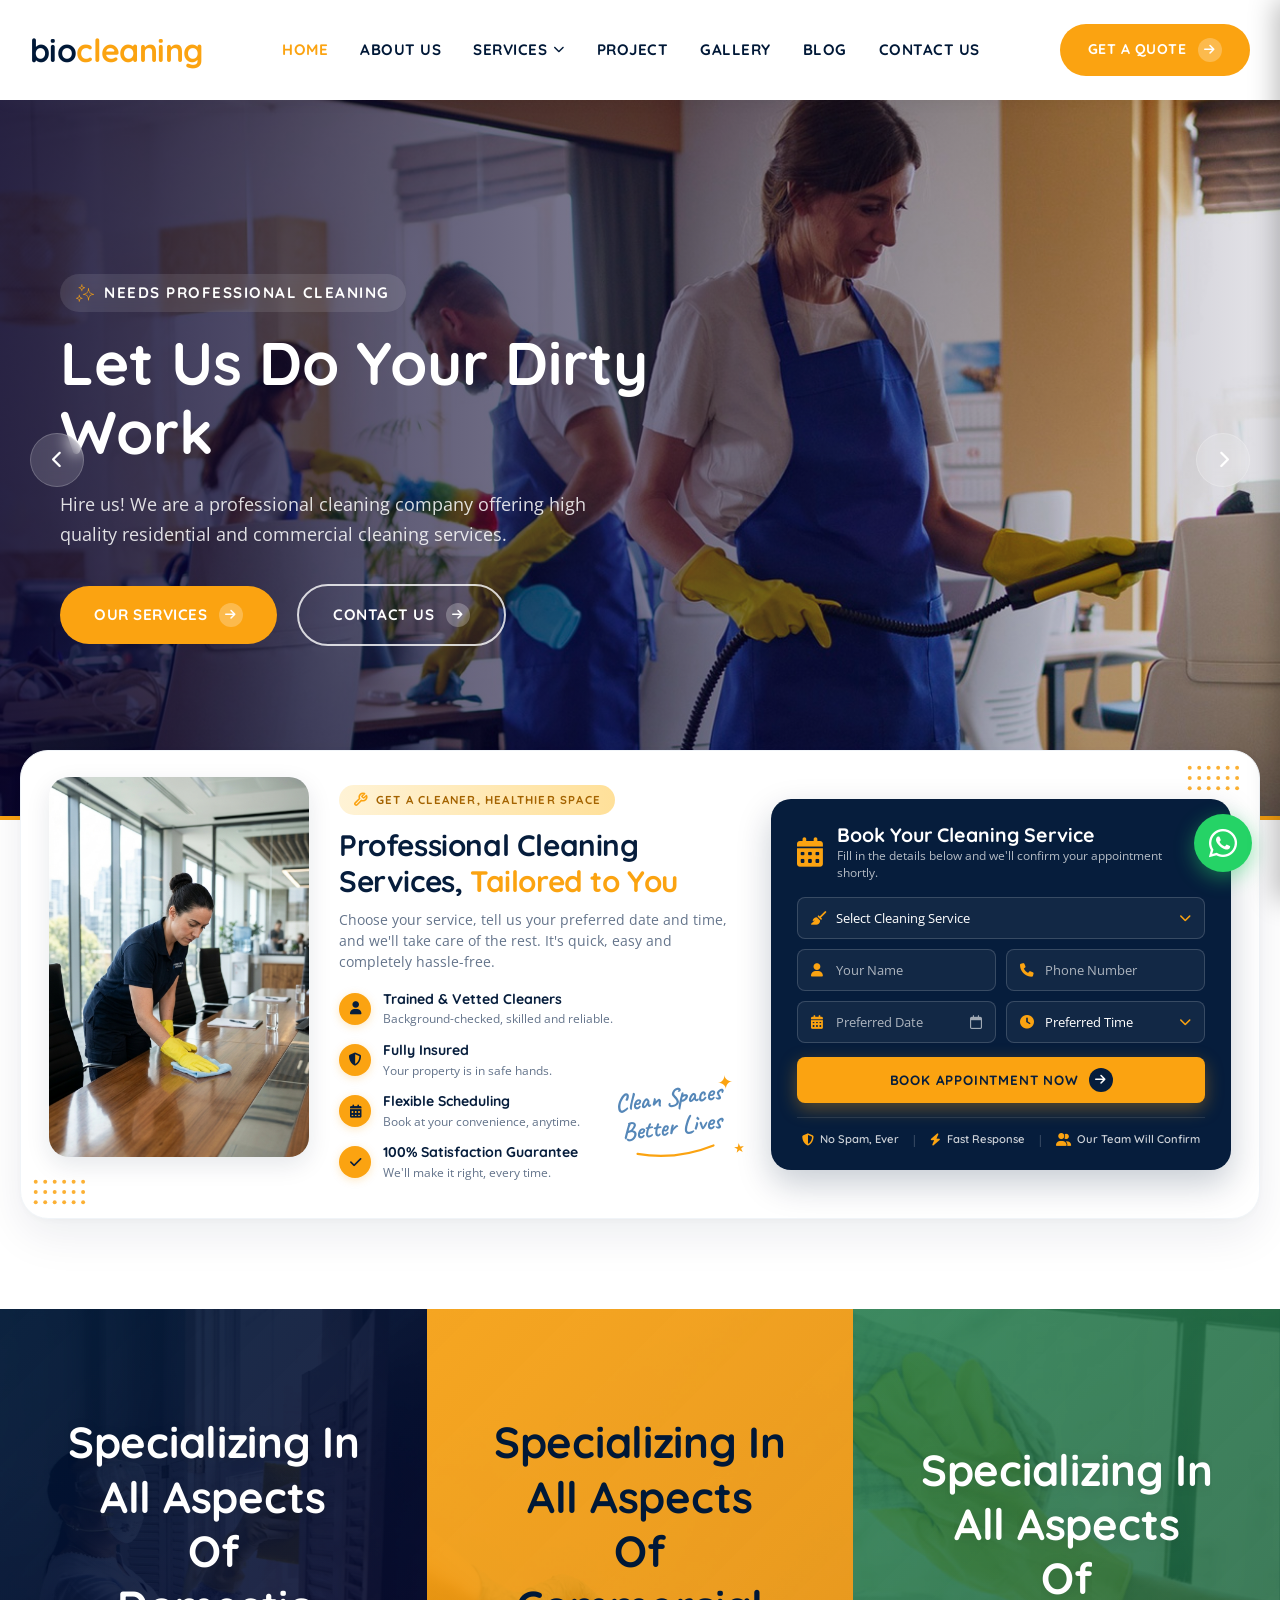
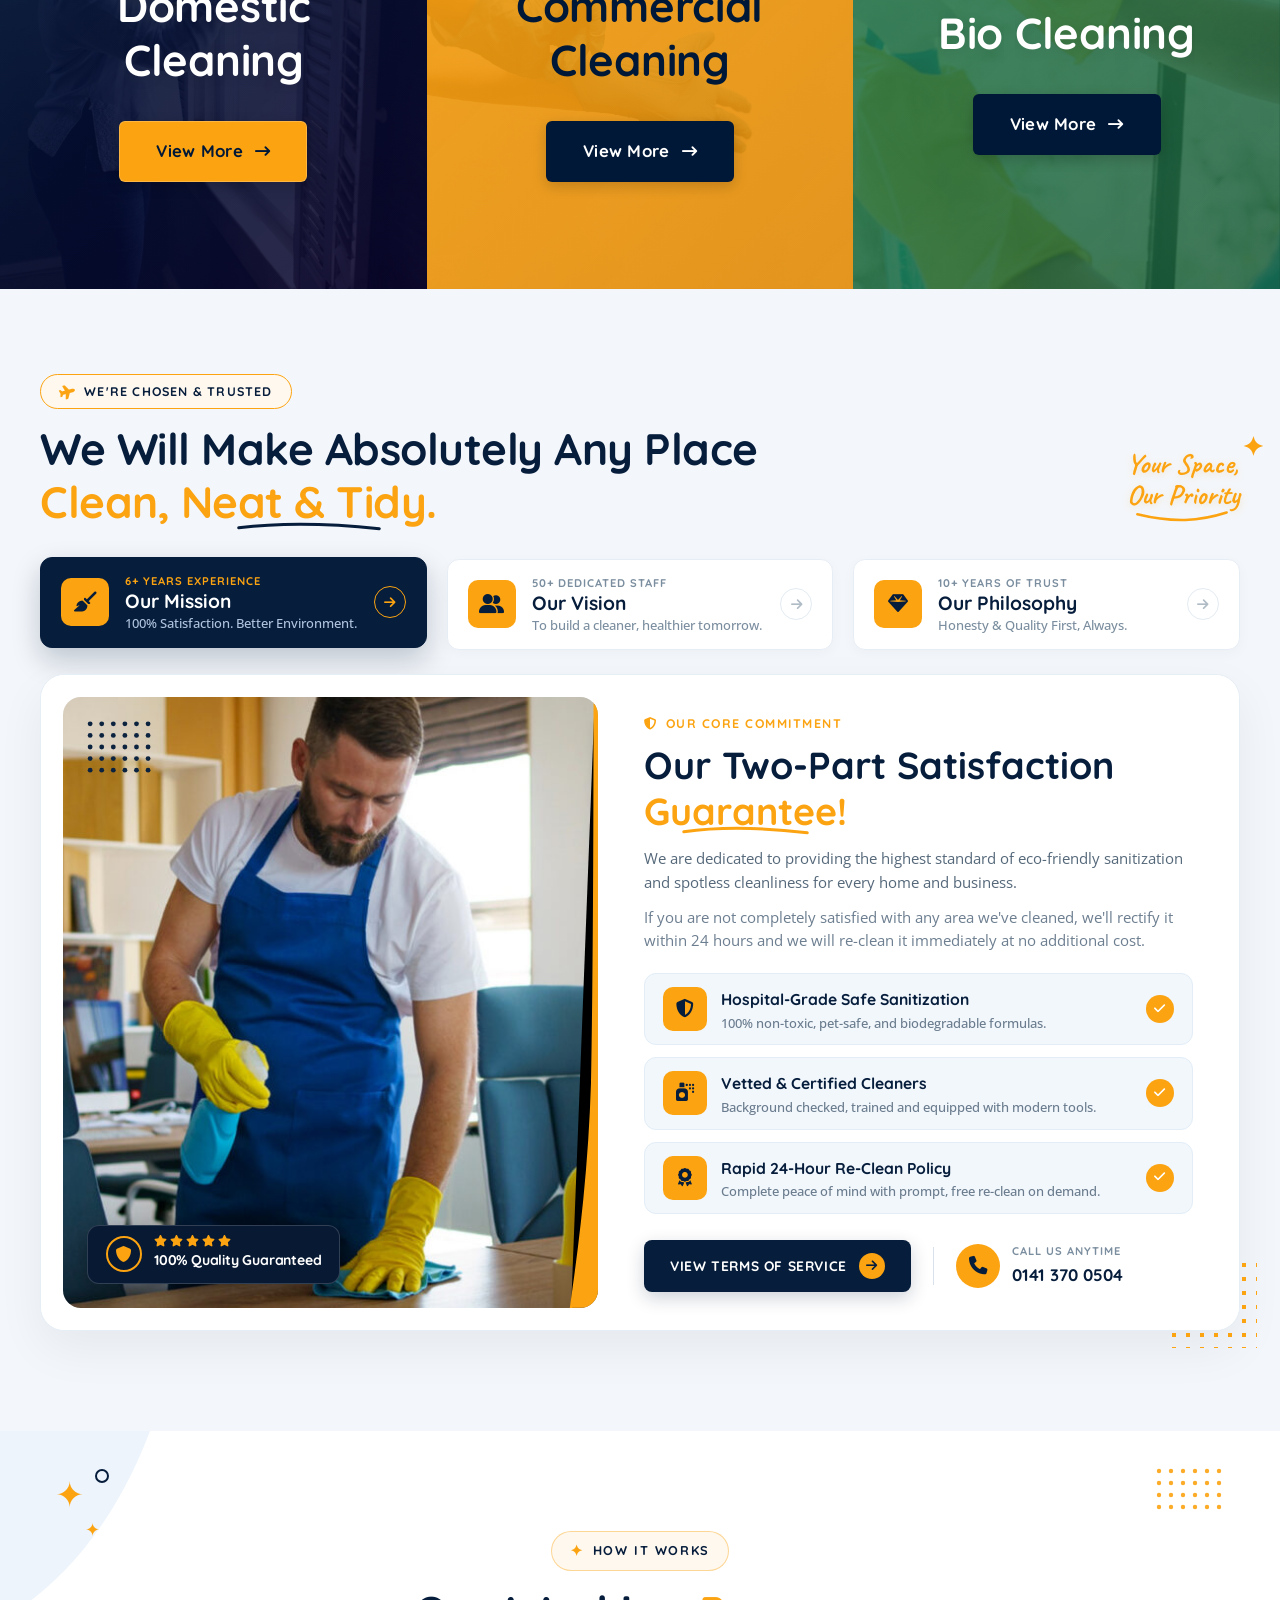
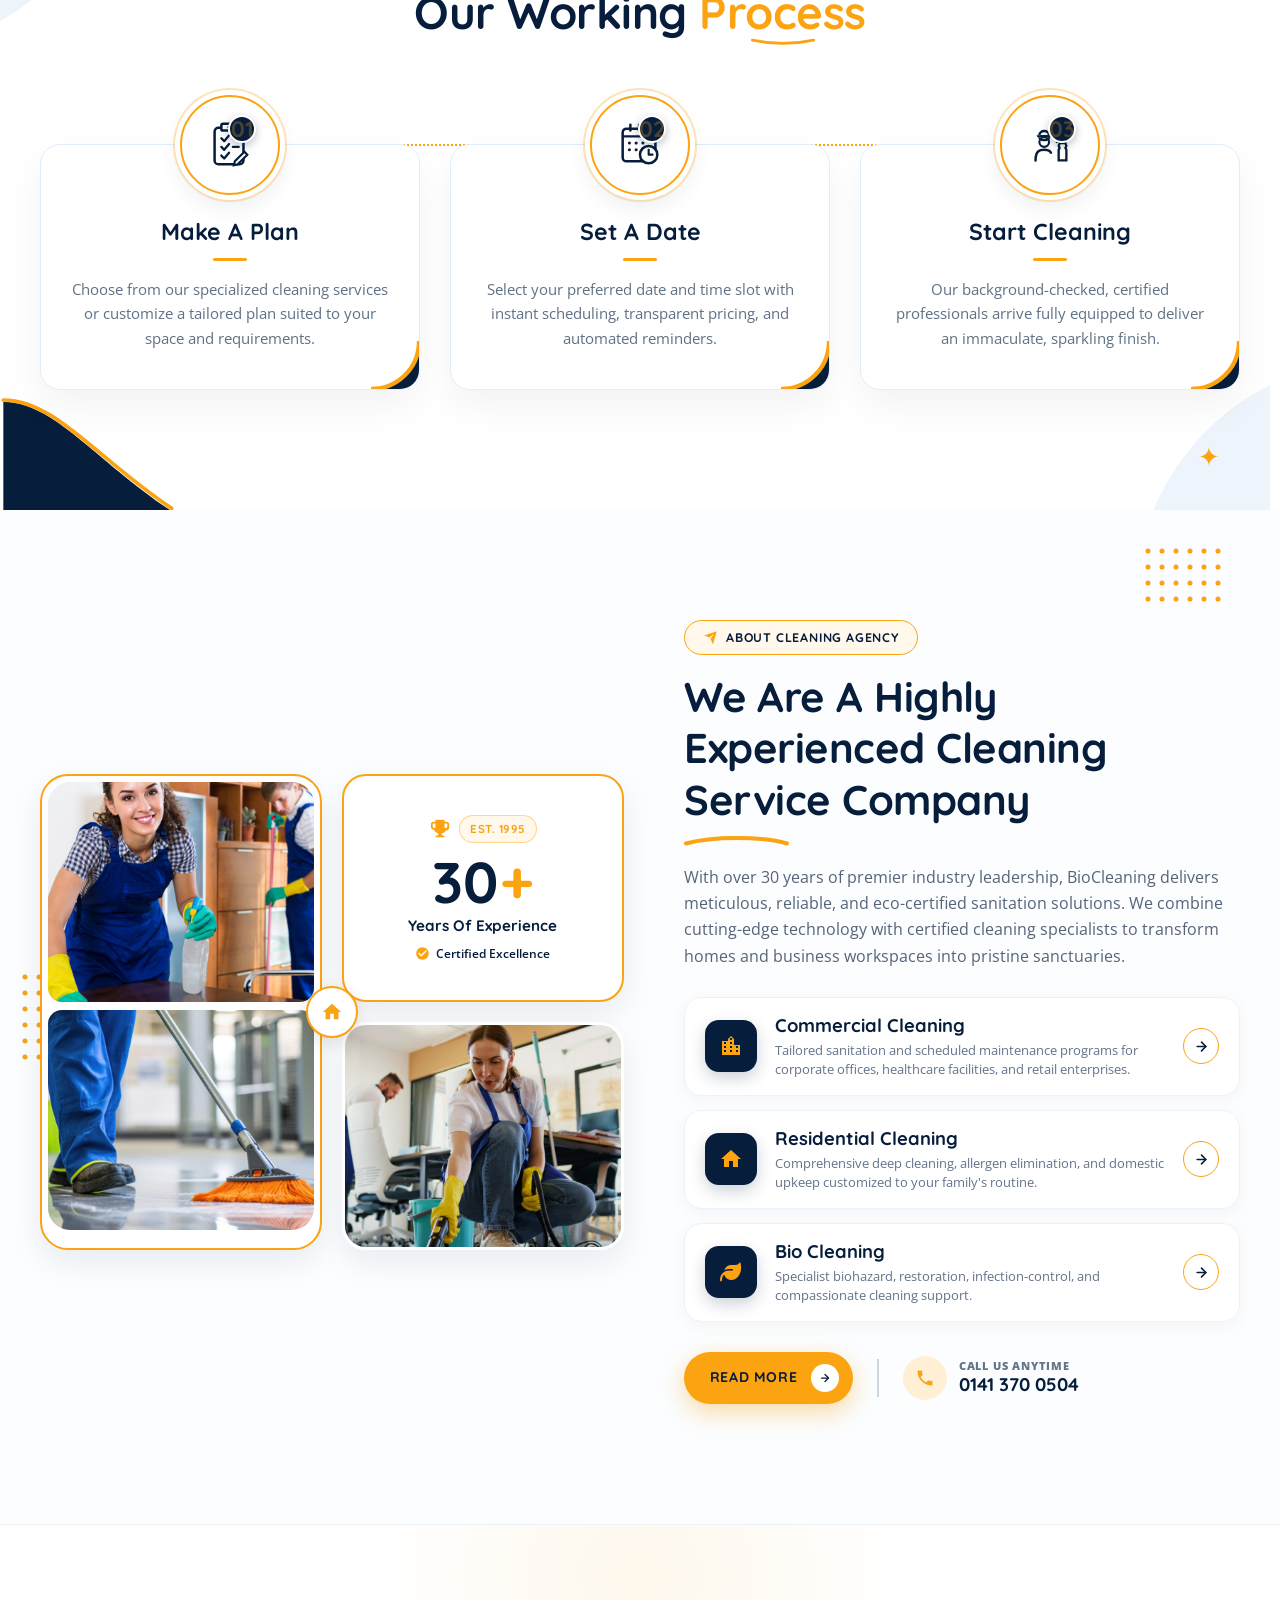
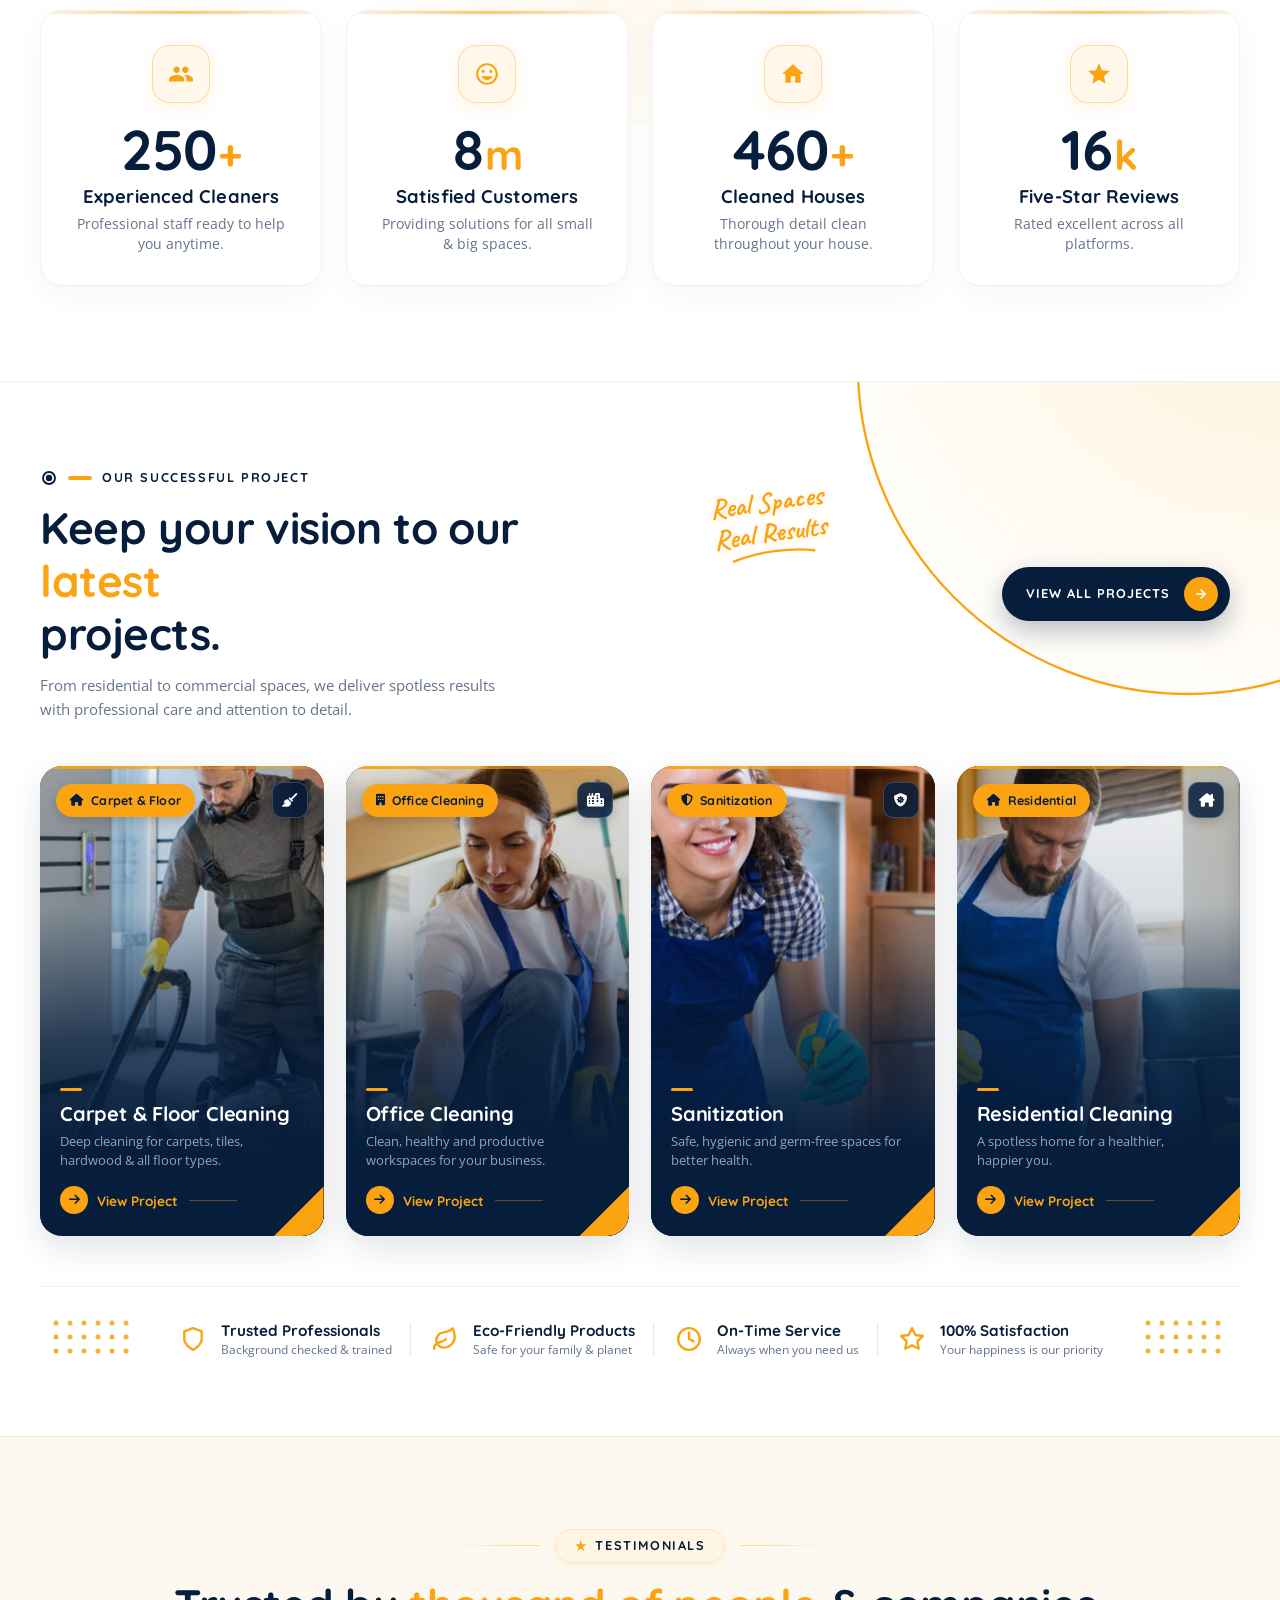
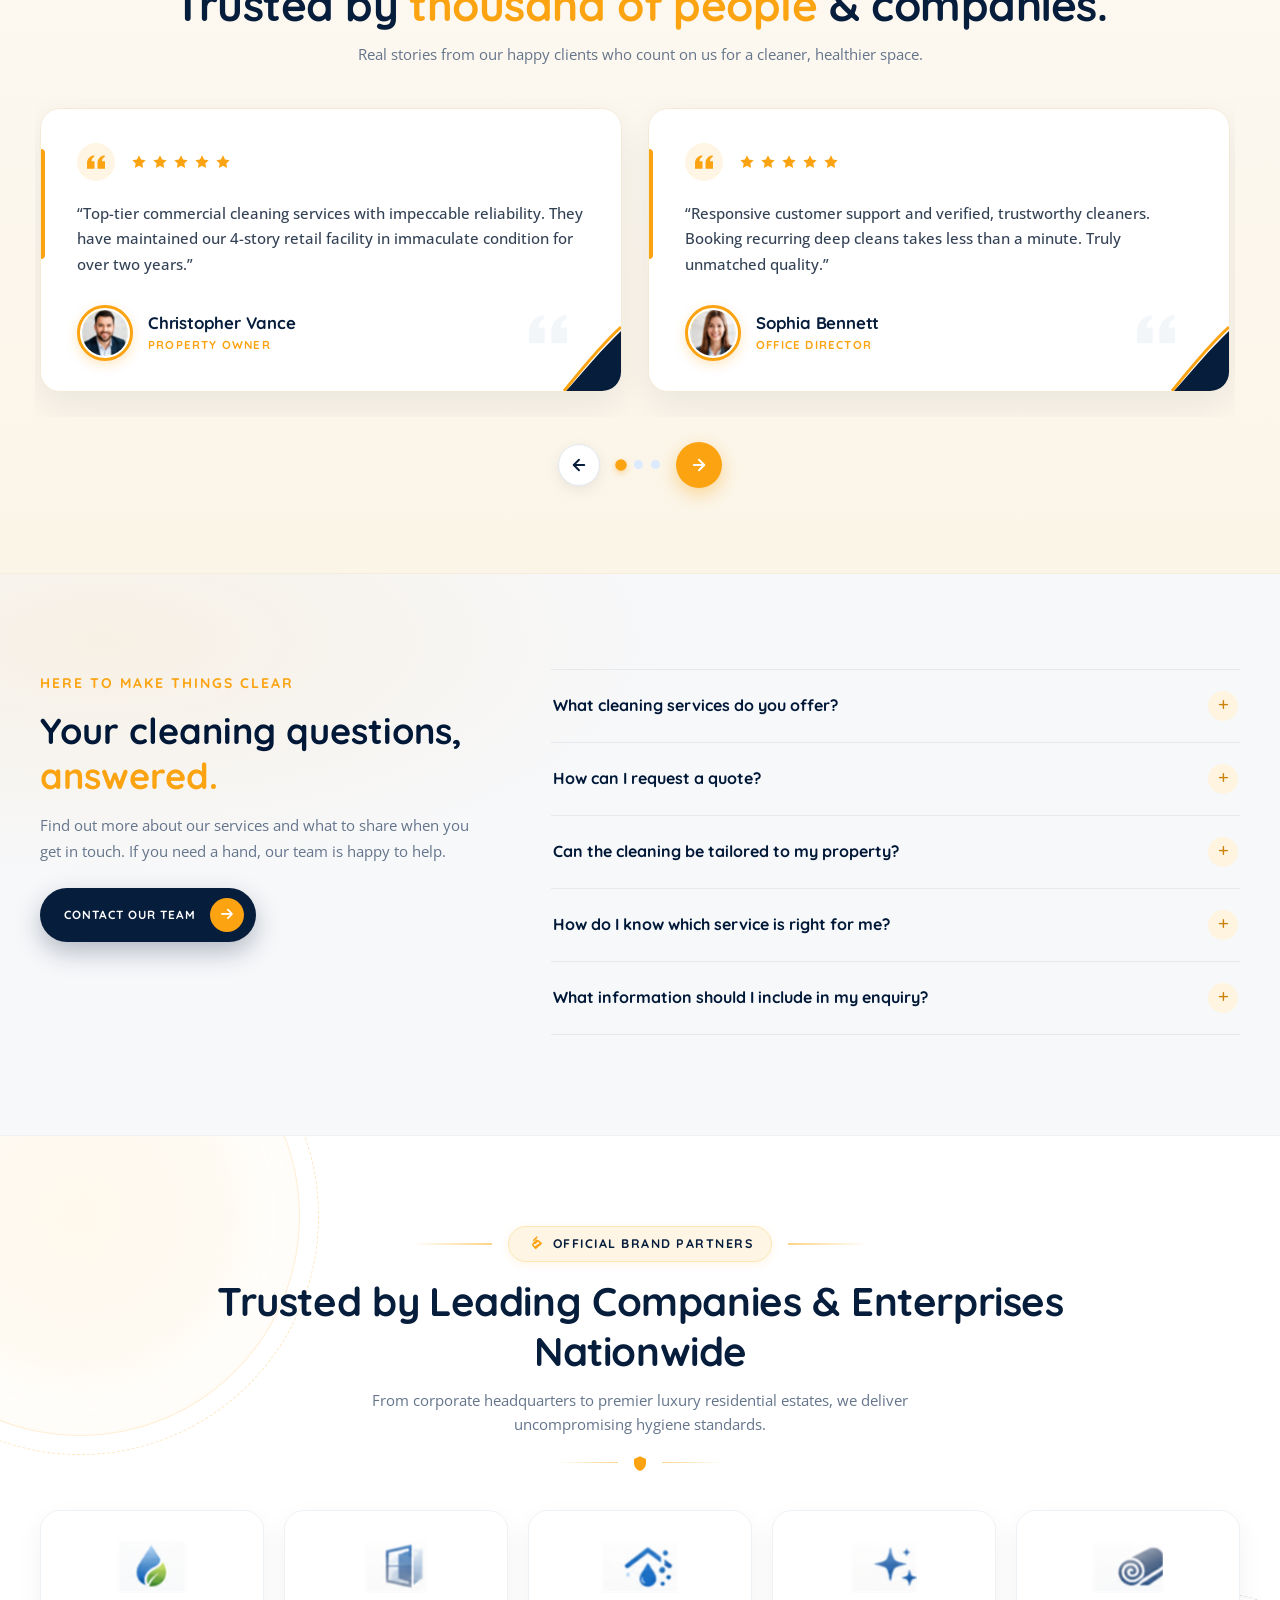
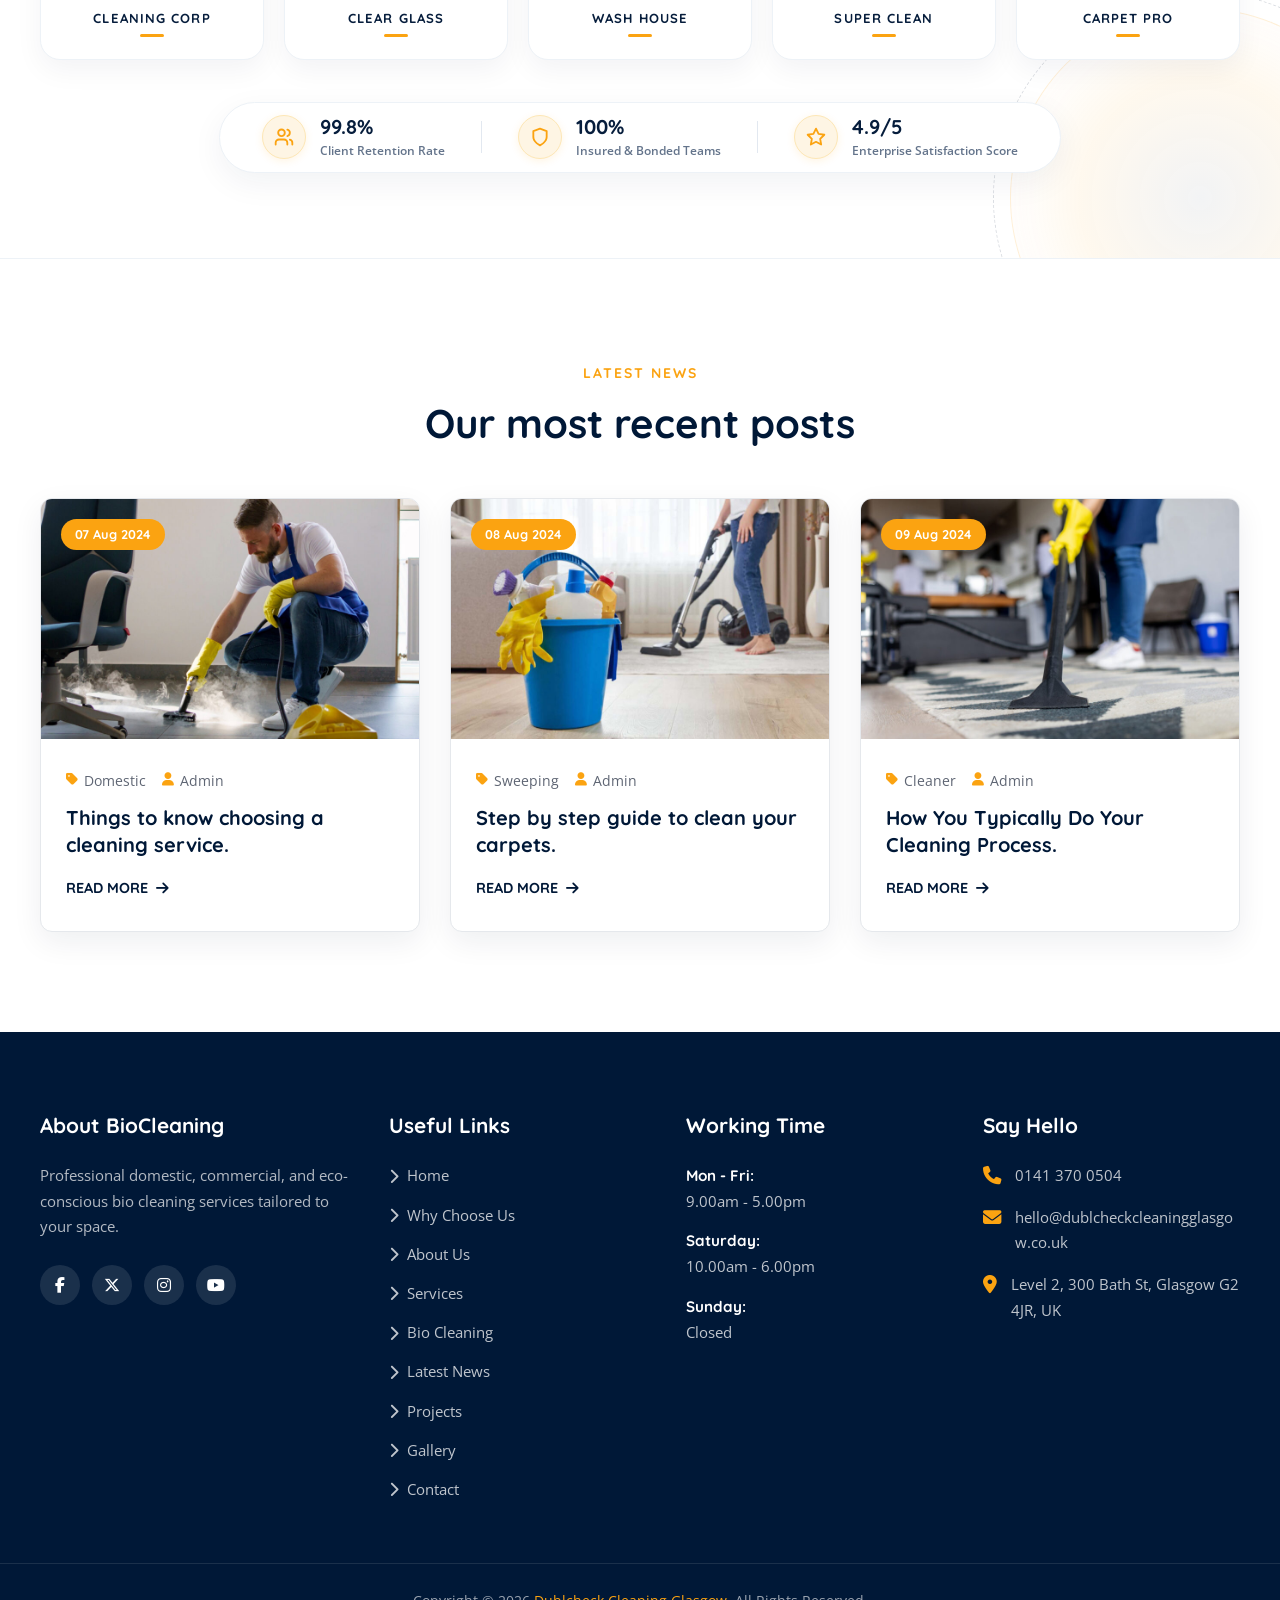
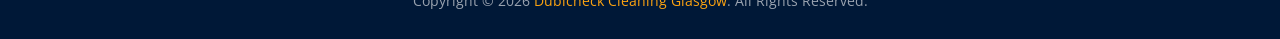
<file: index.html>
<!DOCTYPE html>
<html lang="en">
<head>
  <meta charset="UTF-8">
  <meta name="viewport" content="width=device-width, initial-scale=1.0">
  <title>BioCleaning - Professional Cleaning Services</title>

  <!-- Favicon -->
  <link rel="icon" type="image/png" href="assets/images/cropped-fevicon-32x32.png">

  <!-- Google Fonts -->
  <link rel="preconnect" href="https://fonts.googleapis.com">
  <link rel="preconnect" href="https://fonts.gstatic.com" crossorigin>
  <link href="https://fonts.googleapis.com/css2?family=Caveat:wght@600;700&family=Open+Sans:wght@400;500;600;700&family=Quicksand:wght@600;700&display=swap" rel="stylesheet">

  <!-- Font Awesome 6 Icons CDN -->
  <link rel="stylesheet" href="https://cdnjs.cloudflare.com/ajax/libs/font-awesome/6.5.1/css/all.min.css">

  <!-- Stylesheets -->
  <link rel="stylesheet" href="css/style.css?v=8.5">
  <link rel="stylesheet" href="css/responsive.css?v=8.5">
</head>
<body>

  <!-- ==========================================================================
       HEADER & NAVIGATION
       ========================================================================== -->
  <header class="site-header">
    <div class="header-container">
      <!-- Logo (Text Branding) -->
      <a href="index.html" class="logo-area text-logo">
        <span class="logo-text">bio<span class="logo-accent">cleaning</span></span>
      </a>

      <!-- Desktop Navigation Menu -->
      <nav class="main-nav">
        <ul class="nav-list">
          <li class="nav-item active">
            <a href="index.html" class="nav-link">Home</a>
          </li>
          <li class="nav-item">
            <a href="about.html" class="nav-link">About Us</a>
          </li>
          <li class="nav-item nav-item-has-mega">
            <a href="#services" class="nav-link">Services <i class="fa-solid fa-chevron-down"></i></a>
            <div class="dropdown-mega-menu">
              <div class="mega-menu-grid">
                <!-- Left Column: Commercial Cleaning -->
                <div class="mega-menu-column commercial-column">
                  <div class="mega-column-header">
                    <span class="mega-header-icon"><i class="fa-solid fa-building"></i></span>
                    <div class="mega-header-title">
                      <h4>Commercial Cleaning</h4>
                      <small>Enterprise & Facility</small>
                    </div>
                  </div>
                  <ul class="mega-service-list">
                    <li><a href="commercial-cleaning.html#office"><i class="fa-solid fa-chevron-right"></i> Office &amp; Workspace Cleaning</a></li>
                    <li><a href="commercial-cleaning.html#facility"><i class="fa-solid fa-chevron-right"></i> Corporate Facility Maintenance</a></li>
                    <li><a href="commercial-cleaning.html#floor"><i class="fa-solid fa-chevron-right"></i> Commercial Floor Scrubbing</a></li>
                    <li><a href="commercial-cleaning.html#industrial"><i class="fa-solid fa-chevron-right"></i> Industrial &amp; Warehouse Cleaning</a></li>
                    <li><a href="commercial-cleaning.html#window"><i class="fa-solid fa-chevron-right"></i> Window &amp; Glass Facade Cleaning</a></li>
                    <li><a href="commercial-cleaning.html#clinic"><i class="fa-solid fa-chevron-right"></i> Healthcare &amp; Clinic Sanitization</a></li>
                    <li><a href="commercial-cleaning.html#construction"><i class="fa-solid fa-chevron-right"></i> Post-Construction Cleanup</a></li>
                  </ul>
                  <a href="commercial-cleaning.html" class="mega-col-footer-btn">
                    <span>Explore Commercial</span>
                    <i class="fa-solid fa-arrow-right"></i>
                  </a>
                </div>

                <!-- Right Column: Domestic Cleaning -->
                <div class="mega-menu-column domestic-column">
                  <div class="mega-column-header">
                    <span class="mega-header-icon"><i class="fa-solid fa-house-chimney"></i></span>
                    <div class="mega-header-title">
                      <h4>Domestic Cleaning</h4>
                      <small>Home & Residential</small>
                    </div>
                  </div>
                  <ul class="mega-service-list">
                    <li><a href="domestic-cleaning.html#house"><i class="fa-solid fa-chevron-right"></i> House &amp; Apartment Deep Clean</a></li>
                    <li><a href="domestic-cleaning.html#kitchen"><i class="fa-solid fa-chevron-right"></i> Kitchen &amp; Oven Degreasing</a></li>
                    <li><a href="domestic-cleaning.html#bathroom"><i class="fa-solid fa-chevron-right"></i> Bathroom Sanitization &amp; Tiles</a></li>
                    <li><a href="domestic-cleaning.html#carpet"><i class="fa-solid fa-chevron-right"></i> Carpet &amp; Upholstery Steaming</a></li>
                    <li><a href="domestic-cleaning.html#move"><i class="fa-solid fa-chevron-right"></i> Move-In / Move-Out Cleaning</a></li>
                    <li><a href="domestic-cleaning.html#spring"><i class="fa-solid fa-chevron-right"></i> Spring Seasonal Refresh</a></li>
                    <li><a href="domestic-cleaning.html#allergen"><i class="fa-solid fa-chevron-right"></i> Bio-Safe Allergen Elimination</a></li>
                  </ul>
                  <a href="domestic-cleaning.html" class="mega-col-footer-btn">
                    <span>Explore Domestic</span>
                    <i class="fa-solid fa-arrow-right"></i>
                  </a>
                </div>
                <div class="mega-menu-column bio-column">
                  <div class="mega-column-header">
                    <span class="mega-header-icon"><i class="fa-solid fa-leaf"></i></span>
                    <div class="mega-header-title">
                      <h4>Bio Cleaning</h4>
                      <small>Eco-Friendly &amp; Hygienic</small>
                    </div>
                  </div>
                  <ul class="mega-service-list">
                    <li><a href="bio-cleaning.html#biohazard"><i class="fa-solid fa-chevron-right"></i> Biohazard &amp; Trauma Cleaning</a></li>
                    <li><a href="bio-cleaning.html#restoration"><i class="fa-solid fa-chevron-right"></i> Environmental &amp; Structural Restoration</a></li>
                    <li><a href="bio-cleaning.html#infection-control"><i class="fa-solid fa-chevron-right"></i> Infection Control &amp; Public Health</a></li>
                    <li><a href="bio-cleaning.html#social-support"><i class="fa-solid fa-chevron-right"></i> Social &amp; Mental-Health-Related Cleaning</a></li>
                  </ul>
                  <a href="bio-cleaning.html" class="mega-col-footer-btn">
                    <span>Explore Bio Cleaning</span>
                    <i class="fa-solid fa-arrow-right"></i>
                  </a>
                </div>
              </div>
            </div>
          </li>
          <li class="nav-item">
            <a href="projects.html" class="nav-link">Project</a>
          </li>
          <li class="nav-item">
            <a href="gallery.html" class="nav-link">Gallery</a>
          </li>
          <li class="nav-item">
            <a href="blog.html" class="nav-link">Blog</a>
          </li>
          <li class="nav-item">
            <a href="contact.html" class="nav-link">Contact Us</a>
          </li>
        </ul>
      </nav>

      <!-- Header Right Utilities -->
      <div class="header-right">
        <a href="#bookingCard" class="btn btn-primary header-quote-btn">
          <span>Get a Quote</span>
          <span class="btn-arrow"><i class="fa-solid fa-arrow-right"></i></span>
        </a>
        <button class="hamburger-btn" aria-label="Toggle Menu"><i class="fa-solid fa-bars"></i></button>
      </div>
    </div>
  </header>

  <!-- Mobile Drawer Menu -->
  <div class="drawer-backdrop"></div>
  <aside class="mobile-drawer">
    <div class="mobile-drawer-header">
      <div class="mobile-logo text-logo">
        <a href="index.html" class="logo-text logo-text-white">bio<span class="logo-accent">cleaning</span></a>
      </div>
      <button class="mobile-close-btn" aria-label="Close Menu"><i class="fa-solid fa-xmark"></i></button>
    </div>
    <ul class="mobile-nav-list">
      <li class="mobile-nav-item"><a href="#hero">Home</a></li>
      <li class="mobile-nav-item"><a href="#why-choose">Why Choose Us</a></li>
      <li class="mobile-nav-item"><a href="#process">How It Works</a></li>
      <li class="mobile-nav-item"><a href="about.html">About Us</a></li>
      <li class="mobile-nav-item mobile-nav-has-sub">
        <a href="#services" class="mobile-sub-toggle">Our Services <i class="fa-solid fa-chevron-down"></i></a>
        <div class="mobile-sub-menu">
          <div class="mobile-sub-column">
            <span class="mobile-sub-header"><i class="fa-solid fa-building"></i> Commercial Cleaning</span>
            <ul class="mobile-sub-items">
              <li><a href="commercial-cleaning.html#office"><i class="fa-solid fa-angle-right"></i> Office &amp; Workspace</a></li>
              <li><a href="commercial-cleaning.html#facility"><i class="fa-solid fa-angle-right"></i> Facility Maintenance</a></li>
              <li><a href="commercial-cleaning.html#floor"><i class="fa-solid fa-angle-right"></i> Floor Scrubbing</a></li>
              <li><a href="commercial-cleaning.html#clinic"><i class="fa-solid fa-angle-right"></i> Clinic Sanitization</a></li>
            </ul>
          </div>
          <div class="mobile-sub-column">
            <span class="mobile-sub-header"><i class="fa-solid fa-house-chimney"></i> Domestic Cleaning</span>
            <ul class="mobile-sub-items">
              <li><a href="domestic-cleaning.html#house"><i class="fa-solid fa-angle-right"></i> House &amp; Apartment</a></li>
              <li><a href="domestic-cleaning.html#kitchen"><i class="fa-solid fa-angle-right"></i> Kitchen &amp; Oven Degreasing</a></li>
              <li><a href="domestic-cleaning.html#bathroom"><i class="fa-solid fa-angle-right"></i> Bathroom Sanitization</a></li>
              <li><a href="domestic-cleaning.html#carpet"><i class="fa-solid fa-angle-right"></i> Carpet &amp; Upholstery</a></li>
            </ul>
          </div>
          <div class="mobile-sub-column">
            <span class="mobile-sub-header"><i class="fa-solid fa-leaf"></i> Bio Cleaning</span>
            <ul class="mobile-sub-items">
              <li><a href="bio-cleaning.html#biohazard"><i class="fa-solid fa-angle-right"></i> Biohazard &amp; Trauma Cleaning</a></li>
              <li><a href="bio-cleaning.html#restoration"><i class="fa-solid fa-angle-right"></i> Environmental &amp; Structural Restoration</a></li>
              <li><a href="bio-cleaning.html#infection-control"><i class="fa-solid fa-angle-right"></i> Infection Control &amp; Public Health</a></li>
              <li><a href="bio-cleaning.html#social-support"><i class="fa-solid fa-angle-right"></i> Social &amp; Mental-Health-Related Cleaning</a></li>
            </ul>
          </div>
        </div>
      </li>
      <li class="mobile-nav-item"><a href="#counters">Achievements</a></li>
      <li class="mobile-nav-item"><a href="projects.html">Projects</a></li>
      <li class="mobile-nav-item"><a href="gallery.html">Gallery</a></li>
      <li class="mobile-nav-item"><a href="#testimonials">Testimonials</a></li>
      <li class="mobile-nav-item"><a href="blog.html">Latest News</a></li>
      <li class="mobile-nav-item"><a href="contact.html">Contact Us</a></li>
    </ul>
    <div class="mobile-drawer-footer">
      <div class="mobile-contact-item">
        <i class="fa-solid fa-phone"></i>
        <a href="tel:+441413700504" style="color: inherit; text-decoration: none;">0141 370 0504</a>
      </div>
      <div class="mobile-contact-item">
        <i class="fa-solid fa-envelope"></i>
        <a href="mailto:hello@dublcheckcleaningglasgow.co.uk" style="color: inherit; text-decoration: none;">hello@dublcheckcleaningglasgow.co.uk</a>
      </div>
      <div class="mobile-contact-item">
        <i class="fa-solid fa-location-dot"></i>
        <span>Level 2, 300 Bath St, Glasgow G2 4JR, UK</span>
      </div>
    </div>
  </aside>

  <!-- ==========================================================================
       HERO SLIDER SECTION (Original Auto-Sliding Banner)
       ========================================================================== -->
  <section id="hero" class="hero-slider-section">
    <div class="slider-container">
      <!-- Slide 1 -->
      <div class="slide active" style="background-image: url('assets/images/slide-a-01.jpg');">
        <div class="container">
          <div class="slide-content">
            <div class="slide-badge">
              <img src="assets/images/slide-a-icon.png" alt="Icon">
              <span>Needs Professional Cleaning</span>
            </div>
            <h1 class="slide-title">Let Us Do Your Dirty Work</h1>
            <p class="slide-text">Hire us! We are a professional cleaning company offering high quality residential and commercial cleaning services.</p>
            <div class="slide-actions">
              <a href="#services" class="btn btn-primary">
                <span>Our Services</span>
                <span class="btn-arrow"><i class="fa-solid fa-arrow-right"></i></span>
              </a>
              <a href="contact.html" class="btn btn-outline">
                <span>Contact Us</span>
                <span class="btn-arrow"><i class="fa-solid fa-arrow-right"></i></span>
              </a>
            </div>
          </div>
        </div>
      </div>

      <!-- Slide 2 -->
      <div class="slide" style="background-image: url('assets/images/slide-a-02.jpg');">
        <div class="container">
          <div class="slide-content">
            <div class="slide-badge">
              <img src="assets/images/slide-a-icon.png" alt="Icon">
              <span>Ultimate Clean Solutions</span>
            </div>
            <h1 class="slide-title">Cleaning made fun not a chore!</h1>
            <p class="slide-text">Hire us! We are a professional cleaning company offering services with eco-friendly products and certified professionals.</p>
            <div class="slide-actions">
              <a href="#services" class="btn btn-primary">
                <span>Our Services</span>
                <span class="btn-arrow"><i class="fa-solid fa-arrow-right"></i></span>
              </a>
              <a href="contact.html" class="btn btn-outline">
                <span>Contact Us</span>
                <span class="btn-arrow"><i class="fa-solid fa-arrow-right"></i></span>
              </a>
            </div>
          </div>
        </div>
      </div>

      <!-- Slide 3 -->
      <div class="slide" style="background-image: url('assets/images/slide-a-03.jpg');">
        <div class="container">
          <div class="slide-content">
            <div class="slide-badge">
              <img src="assets/images/slide-a-icon.png" alt="Icon">
              <span>Your clean, our guarantee.</span>
            </div>
            <h1 class="slide-title">Cleaning with a personal touch</h1>
            <p class="slide-text">Hire us! We are a professional cleaning company offering tailored sanitization and sparkling results every time.</p>
            <div class="slide-actions">
              <a href="#services" class="btn btn-primary">
                <span>Our Services</span>
                <span class="btn-arrow"><i class="fa-solid fa-arrow-right"></i></span>
              </a>
              <a href="contact.html" class="btn btn-outline">
                <span>Contact Us</span>
                <span class="btn-arrow"><i class="fa-solid fa-arrow-right"></i></span>
              </a>
            </div>
          </div>
        </div>
      </div>

      <!-- Slider Arrows -->
      <button class="slider-arrow slider-prev" aria-label="Previous Slide"><i class="fa-solid fa-chevron-left"></i></button>
      <button class="slider-arrow slider-next" aria-label="Next Slide"><i class="fa-solid fa-chevron-right"></i></button>

      <!-- Slider Dots -->
      <div class="slider-dots">
        <span class="slider-dot active"></span>
        <span class="slider-dot"></span>
        <span class="slider-dot"></span>
      </div>

      <!-- Auto-Slide Progress Bar Indicator -->
      <div class="slider-progress-bar">
        <div class="slider-progress-fill"></div>
      </div>
    </div>
  </section>

  <!-- ==========================================================================
       BOOKING BANNER SECTION (100% MATCHED DESIGN UNDER BANNER)
       ========================================================================== -->
  <section class="booking-banner-section" id="bookingCard">
    <div class="container-fluid booking-banner-outer">
      <div class="booking-banner-card">
        
        <!-- Left Column: Cleaner Photo with Curved Yellow Frame Arc -->
        <div class="booking-banner-media">
          <div class="bb-photo-frame">
            <img src="assets/images/cleaner-table-hd.jpg" alt="Professional Cleaner" class="booking-banner-cleaner-img">
            <div class="bb-photo-gold-arc" aria-hidden="true"></div>
          </div>
          <!-- Corner Dot Matrix (6x3) below photo -->
          <div class="bb-dots-bl" aria-hidden="true">
            <svg viewBox="0 0 76 38" fill="#fba311" opacity="0.85">
              <circle cx="6" cy="6" r="2.5"/><circle cx="18" cy="6" r="2.5"/><circle cx="30" cy="6" r="2.5"/><circle cx="42" cy="6" r="2.5"/><circle cx="54" cy="6" r="2.5"/><circle cx="66" cy="6" r="2.5"/>
              <circle cx="6" cy="19" r="2.5"/><circle cx="18" cy="19" r="2.5"/><circle cx="30" cy="19" r="2.5"/><circle cx="42" cy="19" r="2.5"/><circle cx="54" cy="19" r="2.5"/><circle cx="66" cy="19" r="2.5"/>
              <circle cx="6" cy="32" r="2.5"/><circle cx="18" cy="32" r="2.5"/><circle cx="30" cy="32" r="2.5"/><circle cx="42" cy="32" r="2.5"/><circle cx="54" cy="32" r="2.5"/><circle cx="66" cy="32" r="2.5"/>
            </svg>
          </div>
        </div>

        <!-- Middle Column: Value Proposition & Features -->
        <div class="booking-banner-content">
          <!-- Kicker Pill Badge with Soft Gold Gradient -->
          <div class="bb-kicker-pill">
            <span class="bb-kicker-icon">
              <svg width="15" height="15" viewBox="0 0 24 24" fill="none" stroke="#fba311" stroke-width="2.5" stroke-linecap="round" stroke-linejoin="round">
                <path d="M14.7 6.3a1 1 0 0 0 0 1.4l1.6 1.6a1 1 0 0 0 1.4 0l3.77-3.77a6 6 0 0 1-7.94 7.94l-6.91 6.91a2.12 2.12 0 0 1-3-3l6.91-6.91a6 6 0 0 1 7.94-7.94l-3.76 3.76z"></path>
              </svg>
            </span>
            <span class="bb-kicker-text">GET A CLEANER, HEALTHIER SPACE</span>
          </div>

          <h2 class="bb-title">Professional Cleaning<br>Services, <span class="bb-title-gold">Tailored to You</span></h2>
          <p class="bb-desc">Choose your service, tell us your preferred date and time, and we'll take care of the rest. It's quick, easy and completely hassle-free.</p>
          
          <div class="bb-features-list">
            <!-- Feature 1 -->
            <div class="bb-feature-item">
              <span class="bb-feature-circle"><i class="fa-solid fa-user"></i></span>
              <div class="bb-feature-info">
                <strong class="bb-feature-title">Trained &amp; Vetted Cleaners</strong>
                <span class="bb-feature-sub">Background-checked, skilled and reliable.</span>
              </div>
            </div>
            <!-- Feature 2 -->
            <div class="bb-feature-item">
              <span class="bb-feature-circle"><i class="fa-solid fa-shield-halved"></i></span>
              <div class="bb-feature-info">
                <strong class="bb-feature-title">Fully Insured</strong>
                <span class="bb-feature-sub">Your property is in safe hands.</span>
              </div>
            </div>
            <!-- Feature 3 -->
            <div class="bb-feature-item">
              <span class="bb-feature-circle"><i class="fa-solid fa-calendar-days"></i></span>
              <div class="bb-feature-info">
                <strong class="bb-feature-title">Flexible Scheduling</strong>
                <span class="bb-feature-sub">Book at your convenience, anytime.</span>
              </div>
            </div>
            <!-- Feature 4 -->
            <div class="bb-feature-item">
              <span class="bb-feature-circle"><i class="fa-solid fa-check"></i></span>
              <div class="bb-feature-info">
                <strong class="bb-feature-title">100% Satisfaction Guarantee</strong>
                <span class="bb-feature-sub">We'll make it right, every time.</span>
              </div>
            </div>
          </div>

          <!-- Script Slogan Accent in Bottom-Right of Middle Column -->
          <div class="bb-script-accent" aria-hidden="true">
            <span class="bb-script-text">Clean Spaces<br>Better Lives</span>
            <span class="bb-script-star">✦</span>
            <span class="bb-script-sparkle">★</span>
            <svg class="bb-script-arc" viewBox="0 0 100 16" fill="none">
              <path d="M 5 5 C 35 14, 65 14, 95 6" stroke="#fba311" stroke-width="2.5" stroke-linecap="round"/>
            </svg>
          </div>
        </div>

        <!-- Right Column: Deep Navy Booking Form Card -->
        <div class="booking-banner-form-col">
          <!-- Top-Right Dot Matrix (6x3) behind form -->
          <div class="bb-dots-tr" aria-hidden="true">
            <svg viewBox="0 0 76 38" fill="#fba311" opacity="0.85">
              <circle cx="6" cy="6" r="2.5"/><circle cx="18" cy="6" r="2.5"/><circle cx="30" cy="6" r="2.5"/><circle cx="42" cy="6" r="2.5"/><circle cx="54" cy="6" r="2.5"/><circle cx="66" cy="6" r="2.5"/>
              <circle cx="6" cy="19" r="2.5"/><circle cx="18" cy="19" r="2.5"/><circle cx="30" cy="19" r="2.5"/><circle cx="42" cy="19" r="2.5"/><circle cx="54" cy="19" r="2.5"/><circle cx="66" cy="19" r="2.5"/>
              <circle cx="6" cy="32" r="2.5"/><circle cx="18" cy="32" r="2.5"/><circle cx="30" cy="32" r="2.5"/><circle cx="42" cy="32" r="2.5"/><circle cx="54" cy="32" r="2.5"/><circle cx="66" cy="32" r="2.5"/>
            </svg>
          </div>

          <div class="bb-form-card">
            
            <!-- Header with Calendar Icon -->
            <div class="bb-form-header">
              <div class="bb-form-icon">
                <i class="fa-solid fa-calendar-days"></i>
              </div>
              <div class="bb-form-header-text">
                <h3 class="bb-form-title">Book Your Cleaning Service</h3>
                <p class="bb-form-subtitle">Fill in the details below and we'll confirm your appointment shortly.</p>
              </div>
            </div>

            <!-- Form -->
            <form class="bb-booking-form" id="quickBookingForm">
              <!-- Service Selector -->
              <div class="bb-field-group bb-field-full">
                <span class="bb-field-icon"><i class="fa-solid fa-broom"></i></span>
                <select class="bb-select" required name="service" aria-label="Select Cleaning Service">
                  <option value="" disabled selected>Select Cleaning Service</option>
                  <option value="commercial">Commercial Office Cleaning</option>
                  <option value="residential">Residential Home Cleaning</option>
                  <option value="carpet">Carpet &amp; Floor Deep Clean</option>
                  <option value="window">Window Glass Cleaning</option>
                  <option value="deep">Deep Sanitization Clean</option>
                  <option value="bio">Bio Cleaning</option>
                </select>
                <span class="bb-field-chevron"><i class="fa-solid fa-chevron-down"></i></span>
              </div>

              <!-- Name & Phone -->
              <div class="bb-field-row">
                <div class="bb-field-group">
                  <span class="bb-field-icon"><i class="fa-solid fa-user"></i></span>
                  <input type="text" class="bb-input" placeholder="Your Name" required name="name" aria-label="Your Name">
                </div>
                <div class="bb-field-group">
                  <span class="bb-field-icon"><i class="fa-solid fa-phone"></i></span>
                  <input type="tel" class="bb-input" placeholder="Phone Number" required name="phone" aria-label="Phone Number">
                </div>
              </div>

              <!-- Date & Time -->
              <div class="bb-field-row">
                <div class="bb-field-group">
                  <span class="bb-field-icon"><i class="fa-solid fa-calendar-days"></i></span>
                  <input type="text" class="bb-input bb-date-input" placeholder="Preferred Date" onfocus="(this.type='date')" onblur="if(!this.value)(this.type='text')" required name="date" aria-label="Preferred Date">
                  <span class="bb-field-right-icon"><i class="fa-regular fa-calendar"></i></span>
                </div>
                <div class="bb-field-group">
                  <span class="bb-field-icon"><i class="fa-solid fa-clock"></i></span>
                  <select class="bb-select" required name="time" aria-label="Preferred Time">
                    <option value="" disabled selected>Preferred Time</option>
                    <option value="morning">Morning (8am - 12pm)</option>
                    <option value="afternoon">Afternoon (12pm - 4pm)</option>
                    <option value="evening">Evening (4pm - 8pm)</option>
                  </select>
                  <span class="bb-field-chevron"><i class="fa-solid fa-chevron-down"></i></span>
                </div>
              </div>

              <!-- CTA Submit Button -->
              <button type="submit" class="bb-submit-btn">
                <span>BOOK APPOINTMENT NOW</span>
                <span class="bb-submit-circle"><i class="fa-solid fa-arrow-right"></i></span>
              </button>
            </form>

            <!-- Success Alert Box (Hidden Initially) -->
            <div class="bb-success-box" id="bookingSuccessBox" style="display: none;">
              <div class="bb-success-icon"><i class="fa-solid fa-circle-check"></i></div>
              <h4>Booking Request Sent!</h4>
              <p>Thank you! Our dispatcher will call you shortly to confirm your slot.</p>
              <button type="button" class="bb-reset-btn" id="bookingResetBtn">Book Another Service</button>
            </div>

            <!-- Trust Micro-Badges -->
            <div class="bb-trust-row">
              <span class="bb-trust-item"><i class="fa-solid fa-shield-halved"></i> No Spam, Ever</span>
              <span class="bb-trust-divider">|</span>
              <span class="bb-trust-item"><i class="fa-solid fa-bolt"></i> Fast Response</span>
              <span class="bb-trust-divider">|</span>
              <span class="bb-trust-item"><i class="fa-solid fa-user-group"></i> Our Team Will Confirm</span>
            </div>

          </div>
        </div>

      </div>
    </div>
  </section>


  <!-- ==========================================================================
       SPECIALIZING IN ALL ASPECTS (SPLIT SCREEN SHOWCASE - SERVICES)
       ========================================================================== -->
  <section id="services" class="split-reference-section">
    <div class="split-reference-grid">
      <!-- Domestic Services -->
      <div class="split-ref-col split-ref-domestic">
        <div class="split-ref-bg" style="background-image: url('assets/images/residential-clean-hd.jpg');"></div>
        <div class="split-ref-overlay split-overlay-navy"></div>
        <div class="split-ref-content">
          <h2 class="split-ref-title main-title">Specializing In All Aspects<br>Of<br>Domestic Cleaning</h2>
          <a href="domestic-cleaning.html" class="split-ref-btn split-ref-btn-gold">
            <span>View More</span>
            <i class="fa-solid fa-arrow-right-long"></i>
          </a>
        </div>
      </div>

      <!-- Commercial Services -->
      <div class="split-ref-col split-ref-commercial">
        <div class="split-ref-bg" style="background-image: url('assets/images/commercial-clean-hd.jpg');"></div>
        <div class="split-ref-overlay split-overlay-gold"></div>
        <div class="split-ref-content">
          <h2 class="split-ref-title split-title-dark main-title">Specializing In All Aspects<br>Of<br>Commercial Cleaning</h2>
          <a href="commercial-cleaning.html" class="split-ref-btn split-ref-btn-dark">
            <span>View More</span>
            <i class="fa-solid fa-arrow-right-long"></i>
          </a>
        </div>
      </div>
      <div class="split-ref-col split-ref-bio">
        <div class="split-ref-bg" style="background-image: url('assets/images/service-img-06-880x620.jpg');"></div>
        <div class="split-ref-overlay split-overlay-bio"></div>
        <div class="split-ref-content">
          <h2 class="split-ref-title main-title">Specializing In All Aspects<br>Of<br>Bio Cleaning</h2>
          <a href="bio-cleaning.html" class="split-ref-btn split-ref-btn-dark">
            <span>View More</span>
            <i class="fa-solid fa-arrow-right-long"></i>
          </a>
        </div>
      </div>
    </div>
  </section>

    <!-- ==========================================================================
       WHY CHOOSE US (100% MATCHED TO REFERENCE DESIGN)
       ========================================================================== -->
  <section id="why-choose" class="why-choose-tabbed-section">
    <div class="container">
      
      <!-- Section Header with Left Title and Right Script Flourish -->
      <div class="why-header-wrapper">
        <div class="why-header-left">
          <div class="why-sub-badge cc-fade-reveal">
            <i class="fa-solid fa-plane"></i>
            <span>WE'RE CHOSEN &amp; TRUSTED</span>
          </div>
          <h2 class="why-main-title">
            We Will Make Absolutely Any Place<br>
            <span class="why-title-gold-group">
              <span class="why-title-gold">Clean, </span>
              <span class="why-title-gold why-title-squiggle-wrap">
                Neat &amp; Tidy.
                <svg class="why-title-squiggle" viewBox="0 0 170 14" fill="none" aria-hidden="true">
                  <path d="M 3 8 C 50 2, 110 3, 167 9" stroke="#061d3c" stroke-width="3.5" stroke-linecap="round"/>
                </svg>
              </span>
            </span>
          </h2>
        </div>

        <div class="why-header-right">
          <div class="why-script-flourish">
            <span class="script-sparkle">✦</span>
            <span class="script-text">Your Space,<br>Our Priority</span>
            <svg class="script-swoosh" viewBox="0 0 110 16" fill="none" aria-hidden="true">
              <path d="M 4 6 C 45 16, 75 14, 106 4" stroke="#fba311" stroke-width="3" stroke-linecap="round"/>
            </svg>
          </div>
        </div>
      </div>

      <!-- Tab Navigation Buttons (3 Segmented Cards) -->
      <div class="why-tabs-nav" role="tablist" aria-label="Why Choose Us Tabs">
        <!-- Tab 1: Our Mission (Active by Default) -->
        <button type="button" class="why-tab-btn active" role="tab" id="tab-mission" aria-selected="true" aria-controls="panel-mission" data-tab="panel-mission">
          <span class="tab-btn-icon"><i class="fa-solid fa-broom"></i></span>
          <div class="tab-btn-content">
            <span class="tab-btn-kicker">6+ YEARS EXPERIENCE</span>
            <span class="tab-btn-text">Our Mission</span>
            <span class="tab-btn-sub">100% Satisfaction. Better Environment.</span>
          </div>
          <span class="why-tab-arrow"><i class="fa-solid fa-arrow-right"></i></span>
        </button>

        <!-- Tab 2: Our Vision -->
        <button type="button" class="why-tab-btn" role="tab" id="tab-vision" aria-selected="false" aria-controls="panel-vision" data-tab="panel-vision">
          <span class="tab-btn-icon"><i class="fa-solid fa-user-group"></i></span>
          <div class="tab-btn-content">
            <span class="tab-btn-kicker">50+ DEDICATED STAFF</span>
            <span class="tab-btn-text">Our Vision</span>
            <span class="tab-btn-sub">To build a cleaner, healthier tomorrow.</span>
          </div>
          <span class="why-tab-arrow"><i class="fa-solid fa-arrow-right"></i></span>
        </button>

        <!-- Tab 3: Our Philosophy -->
        <button type="button" class="why-tab-btn" role="tab" id="tab-philosophy" aria-selected="false" aria-controls="panel-philosophy" data-tab="panel-philosophy">
          <span class="tab-btn-icon"><i class="fa-solid fa-gem"></i></span>
          <div class="tab-btn-content">
            <span class="tab-btn-kicker">10+ YEARS OF TRUST</span>
            <span class="tab-btn-text">Our Philosophy</span>
            <span class="tab-btn-sub">Honesty &amp; Quality First, Always.</span>
          </div>
          <span class="why-tab-arrow"><i class="fa-solid fa-arrow-right"></i></span>
        </button>
      </div>

      <!-- Tab Content Panels Wrapper (Elevated Showcase Card) -->
      <div class="why-tab-panels-wrapper">
        
        <!-- Decorative Bottom Dots Matrix -->
        <div class="why-bottom-dots" aria-hidden="true"></div>

        <!-- Panel 1: Our Mission (Active by Default) -->
        <div class="why-tab-panel active" id="panel-mission" role="tabpanel" aria-labelledby="tab-mission">
          <div class="why-panel-grid">
            
            <!-- Left: Media Column with Accents -->
            <div class="why-panel-media-wrap">
              <div class="why-panel-media">
                <!-- Top-Left Dot Matrix Pattern (6x5 Crisp SVG Grid) -->
                <div class="why-media-dots" aria-hidden="true">
                  <svg viewBox="0 0 76 58" fill="#0c2340">
                    <circle cx="5" cy="5" r="2.5"/><circle cx="17" cy="5" r="2.5"/><circle cx="29" cy="5" r="2.5"/><circle cx="41" cy="5" r="2.5"/><circle cx="53" cy="5" r="2.5"/><circle cx="65" cy="5" r="2.5"/>
                    <circle cx="5" cy="17" r="2.5"/><circle cx="17" cy="17" r="2.5"/><circle cx="29" cy="17" r="2.5"/><circle cx="41" cy="17" r="2.5"/><circle cx="53" cy="17" r="2.5"/><circle cx="65" cy="17" r="2.5"/>
                    <circle cx="5" cy="29" r="2.5"/><circle cx="17" cy="29" r="2.5"/><circle cx="29" cy="29" r="2.5"/><circle cx="41" cy="29" r="2.5"/><circle cx="53" cy="29" r="2.5"/><circle cx="65" cy="29" r="2.5"/>
                    <circle cx="5" cy="41" r="2.5"/><circle cx="17" cy="41" r="2.5"/><circle cx="29" cy="41" r="2.5"/><circle cx="41" cy="41" r="2.5"/><circle cx="53" cy="41" r="2.5"/><circle cx="65" cy="41" r="2.5"/>
                    <circle cx="5" cy="53" r="2.5"/><circle cx="17" cy="53" r="2.5"/><circle cx="29" cy="53" r="2.5"/><circle cx="41" cy="53" r="2.5"/><circle cx="53" cy="53" r="2.5"/><circle cx="65" cy="53" r="2.5"/>
                  </svg>
                </div>
                
                <img src="assets/images/service-img-01-880x620.jpg" alt="Professional Cleaner" loading="lazy">
                
                <!-- Full-Height Right-Edge Golden Swoosh Ribbon -->
                <div class="why-media-gold-curve" aria-hidden="true">
                  <svg viewBox="0 0 50 600" preserveAspectRatio="none">
                    <path d="M 45 0 C 45 140, 44 280, 41 380 C 37 460, 24 530, 8 600 L 50 600 L 50 0 Z" fill="#fba311"/>
                    <path d="M 45 0 C 45 140, 44 280, 41 380 C 37 460, 24 530, 8 600" stroke="#fba311" stroke-width="4" stroke-linecap="round"/>
                  </svg>
                </div>

                <!-- Floating Quality Badge over Media -->
                <div class="why-floating-guarantee">
                  <div class="badge-shield-circle">
                    <i class="fa-solid fa-shield"></i>
                  </div>
                  <div class="badge-content">
                    <div class="badge-stars">
                      <i class="fa-solid fa-star"></i><i class="fa-solid fa-star"></i><i class="fa-solid fa-star"></i><i class="fa-solid fa-star"></i><i class="fa-solid fa-star"></i>
                    </div>
                    <strong class="badge-title">100% Quality Guaranteed</strong>
                  </div>
                </div>
              </div>
            </div>

            <!-- Right: Body Column -->
            <div class="why-panel-body">
              <div class="why-panel-kicker">
                <i class="fa-solid fa-shield-halved"></i>
                <span>OUR CORE COMMITMENT</span>
              </div>
              
              <h3 class="why-panel-title">
                Our Two-Part Satisfaction<br>
                <span class="why-title-accent-wrap">
                  <span class="why-title-gold-text">Guarantee!</span>
                  <svg class="why-guarantee-squiggle" viewBox="0 0 150 14" fill="none" aria-hidden="true">
                    <path d="M 3 8 C 45 2, 95 3, 147 9" stroke="#fba311" stroke-width="3.5" stroke-linecap="round"/>
                  </svg>
                </span>
              </h3>

              <div class="why-desc-group">
                <p class="why-desc-lead">We are dedicated to providing the highest standard of eco-friendly sanitization and spotless cleanliness for every home and business.</p>
                <p class="why-desc-sub">If you are not completely satisfied with any area we've cleaned, we'll rectify it within 24 hours and we will re-clean it immediately at no additional cost.</p>
              </div>

              <!-- 3 Feature Strips -->
              <div class="why-feature-strips">
                <!-- Feature 1 -->
                <div class="why-strip-card">
                  <div class="why-strip-left">
                    <div class="why-strip-icon-box">
                      <i class="fa-solid fa-shield-halved"></i>
                    </div>
                    <div class="why-strip-info">
                      <strong class="why-strip-title">Hospital-Grade Safe Sanitization</strong>
                      <span class="why-strip-sub">100% non-toxic, pet-safe, and biodegradable formulas.</span>
                    </div>
                  </div>
                  <div class="why-strip-check">
                    <i class="fa-solid fa-check"></i>
                  </div>
                </div>

                <!-- Feature 2 -->
                <div class="why-strip-card">
                  <div class="why-strip-left">
                    <div class="why-strip-icon-box">
                      <i class="fa-solid fa-spray-can"></i>
                    </div>
                    <div class="why-strip-info">
                      <strong class="why-strip-title">Vetted &amp; Certified Cleaners</strong>
                      <span class="why-strip-sub">Background checked, trained and equipped with modern tools.</span>
                    </div>
                  </div>
                  <div class="why-strip-check">
                    <i class="fa-solid fa-check"></i>
                  </div>
                </div>

                <!-- Feature 3 -->
                <div class="why-strip-card">
                  <div class="why-strip-left">
                    <div class="why-strip-icon-box">
                      <i class="fa-solid fa-award"></i>
                    </div>
                    <div class="why-strip-info">
                      <strong class="why-strip-title">Rapid 24-Hour Re-Clean Policy</strong>
                      <span class="why-strip-sub">Complete peace of mind with prompt, free re-clean on demand.</span>
                    </div>
                  </div>
                  <div class="why-strip-check">
                    <i class="fa-solid fa-check"></i>
                  </div>
                </div>
              </div>

              <!-- Action Row: Button & Phone -->
              <div class="why-action-row">
                <a href="#bookingCard" class="why-panel-btn">
                  <span>VIEW TERMS OF SERVICE</span>
                  <span class="why-btn-arrow"><i class="fa-solid fa-arrow-right"></i></span>
                </a>
                <div class="why-action-divider" aria-hidden="true"></div>
                <a href="tel:+441413700504" class="why-phone-hotline">
                  <span class="hotline-icon"><i class="fa-solid fa-phone"></i></span>
                  <div class="hotline-text">
                    <small>CALL US ANYTIME</small>
                    <strong>0141 370 0504</strong>
                  </div>
                </a>
              </div>
            </div>

          </div>
        </div>

        <!-- Panel 2: Our Vision -->
        <div class="why-tab-panel" id="panel-vision" role="tabpanel" aria-labelledby="tab-vision">
          <div class="why-panel-grid">
            <div class="why-panel-media-wrap">
              <div class="why-panel-media">
                <div class="why-media-dots" aria-hidden="true">
                  <svg viewBox="0 0 76 58" fill="#0c2340">
                    <circle cx="5" cy="5" r="2.5"/><circle cx="17" cy="5" r="2.5"/><circle cx="29" cy="5" r="2.5"/><circle cx="41" cy="5" r="2.5"/><circle cx="53" cy="5" r="2.5"/><circle cx="65" cy="5" r="2.5"/>
                    <circle cx="5" cy="17" r="2.5"/><circle cx="17" cy="17" r="2.5"/><circle cx="29" cy="17" r="2.5"/><circle cx="41" cy="17" r="2.5"/><circle cx="53" cy="17" r="2.5"/><circle cx="65" cy="17" r="2.5"/>
                    <circle cx="5" cy="29" r="2.5"/><circle cx="17" cy="29" r="2.5"/><circle cx="29" cy="29" r="2.5"/><circle cx="41" cy="29" r="2.5"/><circle cx="53" cy="29" r="2.5"/><circle cx="65" cy="29" r="2.5"/>
                    <circle cx="5" cy="41" r="2.5"/><circle cx="17" cy="41" r="2.5"/><circle cx="29" cy="41" r="2.5"/><circle cx="41" cy="41" r="2.5"/><circle cx="53" cy="41" r="2.5"/><circle cx="65" cy="41" r="2.5"/>
                    <circle cx="5" cy="53" r="2.5"/><circle cx="17" cy="53" r="2.5"/><circle cx="29" cy="53" r="2.5"/><circle cx="41" cy="53" r="2.5"/><circle cx="53" cy="53" r="2.5"/><circle cx="65" cy="53" r="2.5"/>
                  </svg>
                </div>
                <img src="assets/images/service-img-04-880x620.jpg" alt="Our Vision - Eco-Friendly Cleaning" loading="lazy">
                <div class="why-media-gold-curve" aria-hidden="true">
                  <svg viewBox="0 0 50 600" preserveAspectRatio="none">
                    <path d="M 45 0 C 45 140, 44 280, 41 380 C 37 460, 24 530, 8 600 L 50 600 L 50 0 Z" fill="#fba311"/>
                    <path d="M 45 0 C 45 140, 44 280, 41 380 C 37 460, 24 530, 8 600" stroke="#fba311" stroke-width="4" stroke-linecap="round"/>
                  </svg>
                </div>
                <div class="why-floating-guarantee">
                  <div class="badge-shield-circle">
                    <i class="fa-solid fa-leaf"></i>
                  </div>
                  <div class="badge-content">
                    <div class="badge-stars">
                      <i class="fa-solid fa-star"></i><i class="fa-solid fa-star"></i><i class="fa-solid fa-star"></i><i class="fa-solid fa-star"></i><i class="fa-solid fa-star"></i>
                    </div>
                    <strong class="badge-title">Eco Bio-Tech Standard</strong>
                  </div>
                </div>
              </div>
            </div>

            <div class="why-panel-body">
              <div class="why-panel-kicker">
                <i class="fa-solid fa-leaf"></i>
                <span>FORWARD-THINKING SANITIZATION</span>
              </div>
              
              <h3 class="why-panel-title">
                Setting The Benchmark For<br>
                <span class="why-title-accent-wrap">
                  <span class="why-title-gold-text">Modern Bio-Sanitization</span>
                  <svg class="why-guarantee-squiggle" viewBox="0 0 150 14" fill="none" aria-hidden="true">
                    <path d="M 3 8 C 45 2, 95 3, 147 9" stroke="#fba311" stroke-width="3.5" stroke-linecap="round"/>
                  </svg>
                </span>
              </h3>

              <div class="why-desc-group">
                <p class="why-desc-lead">Our vision is to transform modern cleaning standards by integrating smart, hospital-grade biocide technology with green sustainability.</p>
                <p class="why-desc-sub">We strive to create healthier indoor ecosystems for families and enterprise workspaces, reducing allergens, germs, and environmental footprint across every facility.</p>
              </div>

              <div class="why-feature-strips">
                <div class="why-strip-card">
                  <div class="why-strip-left">
                    <div class="why-strip-icon-box">
                      <i class="fa-solid fa-wind"></i>
                    </div>
                    <div class="why-strip-info">
                      <strong class="why-strip-title">Advanced HEPA-Filtration Systems</strong>
                      <span class="why-strip-sub">Eliminating 99.97% of airborne pathogens and microscopic dust.</span>
                    </div>
                  </div>
                  <div class="why-strip-check">
                    <i class="fa-solid fa-check"></i>
                  </div>
                </div>

                <div class="why-strip-card">
                  <div class="why-strip-left">
                    <div class="why-strip-icon-box">
                      <i class="fa-solid fa-flask-vial"></i>
                    </div>
                    <div class="why-strip-info">
                      <strong class="why-strip-title">Zero-Residue Bio Formulations</strong>
                      <span class="why-strip-sub">Promoting natural microbiome health without chemical films.</span>
                    </div>
                  </div>
                  <div class="why-strip-check">
                    <i class="fa-solid fa-check"></i>
                  </div>
                </div>

                <div class="why-strip-card">
                  <div class="why-strip-left">
                    <div class="why-strip-icon-box">
                      <i class="fa-solid fa-seedling"></i>
                    </div>
                    <div class="why-strip-info">
                      <strong class="why-strip-title">Sustainable Carbon-Neutral Roadmap</strong>
                      <span class="why-strip-sub">100% green supply chain and eco-certified machinery.</span>
                    </div>
                  </div>
                  <div class="why-strip-check">
                    <i class="fa-solid fa-check"></i>
                  </div>
                </div>
              </div>

              <div class="why-action-row">
                <a href="#bookingCard" class="why-panel-btn">
                  <span>OUR CLEANING PROMISE</span>
                  <span class="why-btn-arrow"><i class="fa-solid fa-arrow-right"></i></span>
                </a>
                <div class="why-action-divider" aria-hidden="true"></div>
                <a href="tel:+441413700504" class="why-phone-hotline">
                  <span class="hotline-icon"><i class="fa-solid fa-phone"></i></span>
                  <div class="hotline-text">
                    <small>CALL US ANYTIME</small>
                    <strong>0141 370 0504</strong>
                  </div>
                </a>
              </div>
            </div>
          </div>
        </div>

        <!-- Panel 3: Our Philosophy -->
        <div class="why-tab-panel" id="panel-philosophy" role="tabpanel" aria-labelledby="tab-philosophy">
          <div class="why-panel-grid">
            <div class="why-panel-media-wrap">
              <div class="why-panel-media">
                <div class="why-media-dots" aria-hidden="true">
                  <svg viewBox="0 0 76 58" fill="#0c2340">
                    <circle cx="5" cy="5" r="2.5"/><circle cx="17" cy="5" r="2.5"/><circle cx="29" cy="5" r="2.5"/><circle cx="41" cy="5" r="2.5"/><circle cx="53" cy="5" r="2.5"/><circle cx="65" cy="5" r="2.5"/>
                    <circle cx="5" cy="17" r="2.5"/><circle cx="17" cy="17" r="2.5"/><circle cx="29" cy="17" r="2.5"/><circle cx="41" cy="17" r="2.5"/><circle cx="53" cy="17" r="2.5"/><circle cx="65" cy="17" r="2.5"/>
                    <circle cx="5" cy="29" r="2.5"/><circle cx="17" cy="29" r="2.5"/><circle cx="29" cy="29" r="2.5"/><circle cx="41" cy="29" r="2.5"/><circle cx="53" cy="29" r="2.5"/><circle cx="65" cy="29" r="2.5"/>
                    <circle cx="5" cy="41" r="2.5"/><circle cx="17" cy="41" r="2.5"/><circle cx="29" cy="41" r="2.5"/><circle cx="41" cy="41" r="2.5"/><circle cx="53" cy="41" r="2.5"/><circle cx="65" cy="41" r="2.5"/>
                    <circle cx="5" cy="53" r="2.5"/><circle cx="17" cy="53" r="2.5"/><circle cx="29" cy="53" r="2.5"/><circle cx="41" cy="53" r="2.5"/><circle cx="53" cy="53" r="2.5"/><circle cx="65" cy="53" r="2.5"/>
                  </svg>
                </div>
                <img src="assets/images/service-img-02-880x620.jpg" alt="Our Philosophy - Transparent Cleaning" loading="lazy">
                <div class="why-media-gold-curve" aria-hidden="true">
                  <svg viewBox="0 0 50 600" preserveAspectRatio="none">
                    <path d="M 45 0 C 45 140, 44 280, 41 380 C 37 460, 24 530, 8 600 L 50 600 L 50 0 Z" fill="#fba311"/>
                    <path d="M 45 0 C 45 140, 44 280, 41 380 C 37 460, 24 530, 8 600" stroke="#fba311" stroke-width="4" stroke-linecap="round"/>
                  </svg>
                </div>
                <div class="why-floating-guarantee">
                  <div class="badge-shield-circle">
                    <i class="fa-solid fa-heart"></i>
                  </div>
                  <div class="badge-content">
                    <div class="badge-stars">
                      <i class="fa-solid fa-star"></i><i class="fa-solid fa-star"></i><i class="fa-solid fa-star"></i><i class="fa-solid fa-star"></i><i class="fa-solid fa-star"></i>
                    </div>
                    <strong class="badge-title">Client Care &amp; Trust</strong>
                  </div>
                </div>
              </div>
            </div>

            <div class="why-panel-body">
              <div class="why-panel-kicker">
                <i class="fa-solid fa-heart"></i>
                <span>ETHICAL &amp; HUMAN-CENTERED</span>
              </div>
              
              <h3 class="why-panel-title">
                Care, Consistency, And<br>
                <span class="why-title-accent-wrap">
                  <span class="why-title-gold-text">Absolute Transparency</span>
                  <svg class="why-guarantee-squiggle" viewBox="0 0 150 14" fill="none" aria-hidden="true">
                    <path d="M 3 8 C 45 2, 95 3, 147 9" stroke="#fba311" stroke-width="3.5" stroke-linecap="round"/>
                  </svg>
                </span>
              </h3>

              <div class="why-desc-group">
                <p class="why-desc-lead">At BioCleaning, our philosophy is anchored in deep respect for our clients' spaces and well-being.</p>
                <p class="why-desc-sub">We believe that true cleanliness creates mental clarity, promotes physical vitality, and inspires confidence across every corner of your home and workplace.</p>
              </div>

              <div class="why-feature-strips">
                <div class="why-strip-card">
                  <div class="why-strip-left">
                    <div class="why-strip-icon-box">
                      <i class="fa-solid fa-tag"></i>
                    </div>
                    <div class="why-strip-info">
                      <strong class="why-strip-title">Honest Flat-Rate Pricing</strong>
                      <span class="why-strip-sub">Completely transparent quotes with zero surprise surcharges.</span>
                    </div>
                  </div>
                  <div class="why-strip-check">
                    <i class="fa-solid fa-check"></i>
                  </div>
                </div>

                <div class="why-strip-card">
                  <div class="why-strip-left">
                    <div class="why-strip-icon-box">
                      <i class="fa-solid fa-clipboard-check"></i>
                    </div>
                    <div class="why-strip-info">
                      <strong class="why-strip-title">Rigorous 50-Point Inspection</strong>
                      <span class="why-strip-sub">Systematic quality checks signed off before job completion.</span>
                    </div>
                  </div>
                  <div class="why-strip-check">
                    <i class="fa-solid fa-check"></i>
                  </div>
                </div>

                <div class="why-strip-card">
                  <div class="why-strip-left">
                    <div class="why-strip-icon-box">
                      <i class="fa-solid fa-hand-holding-heart"></i>
                    </div>
                    <div class="why-strip-info">
                      <strong class="why-strip-title">Genuine Personal Pride</strong>
                      <span class="why-strip-sub">Treating your sanctuary with utmost respect and meticulous care.</span>
                    </div>
                  </div>
                  <div class="why-strip-check">
                    <i class="fa-solid fa-check"></i>
                  </div>
                </div>
              </div>

              <div class="why-action-row">
                <a href="#bookingCard" class="why-panel-btn">
                  <span>EXPLORE OUR SERVICES</span>
                  <span class="why-btn-arrow"><i class="fa-solid fa-arrow-right"></i></span>
                </a>
                <div class="why-action-divider" aria-hidden="true"></div>
                <a href="tel:+441413700504" class="why-phone-hotline">
                  <span class="hotline-icon"><i class="fa-solid fa-phone"></i></span>
                  <div class="hotline-text">
                    <small>CALL US ANYTIME</small>
                    <strong>0141 370 0504</strong>
                  </div>
                </a>
              </div>
            </div>
          </div>
        </div>

      </div>
    </div>
  </section>

  <!-- ==========================================================================
       OUR WORKING PROCESS (HOW IT WORKS - 100% MATCHED TO REFERENCE)
       ========================================================================== -->
  <section id="process" class="working-process-section">
    <!-- Top-Left Ambient Decor (Wave, Sparkles & Ring) -->
    <div class="process-bg-decor decor-top-left" aria-hidden="true">
      <svg class="decor-wave-tl" viewBox="0 0 280 220" fill="none">
        <path d="M 0 0 L 150 0 C 120 80, 70 150, 0 190 Z" fill="#edf4fc"/>
      </svg>
      <span class="decor-sparkle decor-sparkle-lg">✦</span>
      <span class="decor-sparkle decor-sparkle-sm">✦</span>
      <span class="decor-ring"></span>
    </div>

    <!-- Top-Right Dot Matrix (6x4 yellow dots) -->
    <div class="process-bg-decor decor-top-right" aria-hidden="true">
      <svg viewBox="0 0 76 46" fill="#fba311">
        <circle cx="5" cy="5" r="2.2"/><circle cx="17" cy="5" r="2.2"/><circle cx="29" cy="5" r="2.2"/><circle cx="41" cy="5" r="2.2"/><circle cx="53" cy="5" r="2.2"/><circle cx="65" cy="5" r="2.2"/>
        <circle cx="5" cy="17" r="2.2"/><circle cx="17" cy="17" r="2.2"/><circle cx="29" cy="17" r="2.2"/><circle cx="41" cy="17" r="2.2"/><circle cx="53" cy="17" r="2.2"/><circle cx="65" cy="17" r="2.2"/>
        <circle cx="5" cy="29" r="2.2"/><circle cx="17" cy="29" r="2.2"/><circle cx="29" cy="29" r="2.2"/><circle cx="41" cy="29" r="2.2"/><circle cx="53" cy="29" r="2.2"/><circle cx="65" cy="29" r="2.2"/>
        <circle cx="5" cy="41" r="2.2"/><circle cx="17" cy="41" r="2.2"/><circle cx="29" cy="41" r="2.2"/><circle cx="41" cy="41" r="2.2"/><circle cx="53" cy="41" r="2.2"/><circle cx="65" cy="41" r="2.2"/>
      </svg>
    </div>

    <!-- Bottom-Left Deep Navy Wave with Gold Contour Swoosh -->
    <div class="process-bg-decor decor-bottom-left" aria-hidden="true">
      <svg viewBox="0 0 280 180" fill="none">
        <path d="M 0 180 L 0 50 C 60 50, 110 120, 200 180 Z" fill="#061d3c"/>
        <path d="M 0 48 C 62 48, 112 118, 202 178" stroke="#fba311" stroke-width="4.5" stroke-linecap="round"/>
      </svg>
    </div>

    <!-- Bottom-Right Soft Light Wave with Gold Sparkle -->
    <div class="process-bg-decor decor-bottom-right" aria-hidden="true">
      <svg viewBox="0 0 240 180" fill="none">
        <path d="M 240 180 L 100 180 C 130 110, 180 60, 240 30 Z" fill="#edf4fc"/>
      </svg>
      <span class="decor-sparkle decor-sparkle-br">✦</span>
    </div>

    <div class="container">
      <!-- Section Header -->
      <div class="process-header text-center">
        <div class="process-sub-badge cc-fade-reveal">
          <span class="badge-sparkle">✦</span>
          <span>HOW IT WORKS</span>
        </div>
        <h2 class="process-main-title cc-fade-reveal">
          <span class="process-title-dark">Our Working</span> <span class="process-title-gold-wrap"><span class="process-title-gold">Process</span><svg class="process-title-arc" viewBox="0 0 70 8" fill="none" aria-hidden="true"><path d="M 2 2 C 25 7, 45 7, 68 2" stroke="#fba311" stroke-width="3" stroke-linecap="round"/></svg></span>
        </h2>
      </div>

      <!-- Process 3-Step Flow -->
      <div class="process-steps-wrapper">
        <!-- Connecting Dashed Yellow Line Track -->
        <div class="process-track-line" aria-hidden="true"></div>

        <div class="process-cards-grid">
          <!-- Step 1 Card -->
          <div class="process-card">
            <!-- Floating Circular Icon on Top -->
            <div class="process-circle-wrap">
              <span class="step-num-badge">01</span>
              <div class="process-circle-inner">
                <!-- Step 1 Icon: Checklist with Pencil & Gold Sparkle -->
                <svg class="process-step-icon" viewBox="0 0 54 54" fill="none" xmlns="http://www.w3.org/2000/svg">
                  <path d="M 44 4 L 45 7 L 48 8 L 45 9 L 44 12 L 43 9 L 40 8 L 43 7 Z" fill="#fba311"/>
                  <rect x="11" y="9" width="30" height="38" rx="4" stroke="#061d3c" stroke-width="2.6"/>
                  <rect x="18" y="5" width="16" height="7" rx="2" stroke="#061d3c" stroke-width="2.6" fill="#ffffff"/>
                  <circle cx="26" cy="8.5" r="1.5" fill="#061d3c"/>
                  <path d="M 18 20 L 21 23 L 26 17" stroke="#061d3c" stroke-width="2.4" stroke-linecap="round" stroke-linejoin="round"/>
                  <line x1="30" y1="20" x2="36" y2="20" stroke="#061d3c" stroke-width="2.4" stroke-linecap="round"/>
                  <path d="M 18 29 L 21 32 L 26 26" stroke="#061d3c" stroke-width="2.4" stroke-linecap="round" stroke-linejoin="round"/>
                  <line x1="30" y1="29" x2="36" y2="29" stroke="#061d3c" stroke-width="2.4" stroke-linecap="round"/>
                  <path d="M 18 38 L 21 41 L 26 35" stroke="#061d3c" stroke-width="2.4" stroke-linecap="round" stroke-linejoin="round"/>
                  <path d="M 32 44 L 42 34 L 45 37 L 35 47 L 31 48 Z" stroke="#061d3c" stroke-width="2.2" fill="#ffffff"/>
                </svg>
              </div>
            </div>

            <!-- Card Content -->
            <h3 class="process-card-title">Make A Plan</h3>
            <div class="process-card-bar" aria-hidden="true"></div>
            <p class="process-card-desc">Choose from our specialized cleaning services or customize a tailored plan suited to your space and requirements.</p>

            <!-- Bottom-Right Signature Navy/Gold Corner Wedge -->
            <div class="process-card-corner" aria-hidden="true">
              <svg viewBox="0 0 50 50" preserveAspectRatio="none">
                <path d="M 50 0 C 50 28, 28 50, 0 50 L 50 50 Z" fill="#061d3c"/>
                <path d="M 50 0 C 50 28, 28 50, 0 50" stroke="#fba311" stroke-width="4.5" fill="none" stroke-linecap="round"/>
              </svg>
            </div>
          </div>

          <!-- Step 2 Card -->
          <div class="process-card">
            <!-- Floating Circular Icon on Top -->
            <div class="process-circle-wrap">
              <span class="step-num-badge">02</span>
              <div class="process-circle-inner">
                <!-- Step 2 Icon: Calendar with Clock & Gold Sparkle -->
                <svg class="process-step-icon" viewBox="0 0 54 54" fill="none" xmlns="http://www.w3.org/2000/svg">
                  <path d="M 44 4 L 45 7 L 48 8 L 45 9 L 44 12 L 43 9 L 40 8 L 43 7 Z" fill="#fba311"/>
                  <rect x="9" y="10" width="34" height="34" rx="4" stroke="#061d3c" stroke-width="2.6"/>
                  <line x1="17" y1="6" x2="17" y2="12" stroke="#061d3c" stroke-width="2.6" stroke-linecap="round"/>
                  <line x1="26" y1="6" x2="26" y2="12" stroke="#061d3c" stroke-width="2.6" stroke-linecap="round"/>
                  <line x1="35" y1="6" x2="35" y2="12" stroke="#061d3c" stroke-width="2.6" stroke-linecap="round"/>
                  <line x1="9" y1="18" x2="43" y2="18" stroke="#061d3c" stroke-width="2.2"/>
                  <circle cx="16" cy="25" r="1.6" fill="#061d3c"/>
                  <circle cx="23" cy="25" r="1.6" fill="#061d3c"/>
                  <circle cx="30" cy="25" r="1.6" fill="#061d3c"/>
                  <circle cx="16" cy="32" r="1.6" fill="#061d3c"/>
                  <circle cx="23" cy="32" r="1.6" fill="#061d3c"/>
                  <circle cx="36" cy="37" r="9" stroke="#061d3c" stroke-width="2.6" fill="#ffffff"/>
                  <polyline points="36,32 36,37 40,37" stroke="#061d3c" stroke-width="2.2" stroke-linecap="round" stroke-linejoin="round"/>
                </svg>
              </div>
            </div>

            <!-- Card Content -->
            <h3 class="process-card-title">Set A Date</h3>
            <div class="process-card-bar" aria-hidden="true"></div>
            <p class="process-card-desc">Select your preferred date and time slot with instant scheduling, transparent pricing, and automated reminders.</p>

            <!-- Bottom-Right Signature Navy/Gold Corner Wedge -->
            <div class="process-card-corner" aria-hidden="true">
              <svg viewBox="0 0 50 50" preserveAspectRatio="none">
                <path d="M 50 0 C 50 28, 28 50, 0 50 L 50 50 Z" fill="#061d3c"/>
                <path d="M 50 0 C 50 28, 28 50, 0 50" stroke="#fba311" stroke-width="4.5" fill="none" stroke-linecap="round"/>
              </svg>
            </div>
          </div>

          <!-- Step 3 Card -->
          <div class="process-card">
            <!-- Floating Circular Icon on Top -->
            <div class="process-circle-wrap">
              <span class="step-num-badge">03</span>
              <div class="process-circle-inner">
                <!-- Step 3 Icon: Cleaner with Visor Cap & Spray Bottle -->
                <svg class="process-step-icon" viewBox="0 0 54 54" fill="none" xmlns="http://www.w3.org/2000/svg">
                  <path d="M 44 4 L 45 7 L 48 8 L 45 9 L 44 12 L 43 9 L 40 8 L 43 7 Z" fill="#fba311"/>
                  <path d="M 16 17 C 16 11, 26 11, 26 17" stroke="#061d3c" stroke-width="2.6"/>
                  <path d="M 13 17 C 13 17, 21 16, 29 17 C 31 17, 31 19, 28 19 L 14 19 Z" fill="#061d3c"/>
                  <path d="M 16 19 C 16 23, 26 23, 26 19" stroke="#061d3c" stroke-width="2.4"/>
                  <circle cx="21" cy="24" r="5" stroke="#061d3c" stroke-width="2.2"/>
                  <path d="M 12 43 C 12 33, 16 32, 21 32 C 24 32, 27 33, 28 35" stroke="#061d3c" stroke-width="2.6" stroke-linecap="round"/>
                  <path d="M 37 25 L 43 25 L 44 28 L 43 30 L 44 32 L 44 43 L 36 43 L 36 32 L 37 30 L 36 28 Z" stroke="#061d3c" stroke-width="2.4" fill="#ffffff"/>
                  <path d="M 39 25 L 39 20 L 43 20" stroke="#061d3c" stroke-width="2.2" stroke-linecap="round"/>
                  <path d="M 36 22 L 34 24" stroke="#061d3c" stroke-width="2.2" stroke-linecap="round"/>
                </svg>
              </div>
            </div>

            <!-- Card Content -->
            <h3 class="process-card-title">Start Cleaning</h3>
            <div class="process-card-bar" aria-hidden="true"></div>
            <p class="process-card-desc">Our background-checked, certified professionals arrive fully equipped to deliver an immaculate, sparkling finish.</p>

            <!-- Bottom-Right Signature Navy/Gold Corner Wedge -->
            <div class="process-card-corner" aria-hidden="true">
              <svg viewBox="0 0 50 50" preserveAspectRatio="none">
                <path d="M 50 0 C 50 28, 28 50, 0 50 L 50 50 Z" fill="#061d3c"/>
                <path d="M 50 0 C 50 28, 28 50, 0 50" stroke="#fba311" stroke-width="4.5" fill="none" stroke-linecap="round"/>
              </svg>
            </div>
          </div>
        </div>
      </div>
    </div>
  </section>

    <!-- ==========================================================================
       ABOUT US SECTION (100% MATCHED TO REFERENCE DESIGN)
       ========================================================================== -->
  <section id="about" class="about-agency-section">
    <!-- Ambient Vector Decorations Matching Reference -->
    <!-- Mid-Left 3x6 Yellow Dot Matrix -->
    <svg class="about-decor-dots dots-left" width="38" height="92" viewBox="0 0 38 92" fill="none" aria-hidden="true">
      <circle cx="5" cy="6" r="2.5" fill="#fba311"/>
      <circle cx="19" cy="6" r="2.5" fill="#fba311"/>
      <circle cx="33" cy="6" r="2.5" fill="#fba311"/>
      <circle cx="5" cy="22" r="2.5" fill="#fba311"/>
      <circle cx="19" cy="22" r="2.5" fill="#fba311"/>
      <circle cx="33" cy="22" r="2.5" fill="#fba311"/>
      <circle cx="5" cy="38" r="2.5" fill="#fba311"/>
      <circle cx="19" cy="38" r="2.5" fill="#fba311"/>
      <circle cx="33" cy="38" r="2.5" fill="#fba311"/>
      <circle cx="5" cy="54" r="2.5" fill="#fba311"/>
      <circle cx="19" cy="54" r="2.5" fill="#fba311"/>
      <circle cx="33" cy="54" r="2.5" fill="#fba311"/>
      <circle cx="5" cy="70" r="2.5" fill="#fba311"/>
      <circle cx="19" cy="70" r="2.5" fill="#fba311"/>
      <circle cx="33" cy="70" r="2.5" fill="#fba311"/>
      <circle cx="5" cy="86" r="2.5" fill="#fba311"/>
      <circle cx="19" cy="86" r="2.5" fill="#fba311"/>
      <circle cx="33" cy="86" r="2.5" fill="#fba311"/>
    </svg>

    <!-- Top-Right 6x4 Yellow Dot Matrix -->
    <svg class="about-decor-dots dots-right" width="88" height="58" viewBox="0 0 88 58" fill="none" aria-hidden="true">
      <circle cx="6" cy="6" r="2.5" fill="#fba311"/>
      <circle cx="20" cy="6" r="2.5" fill="#fba311"/>
      <circle cx="34" cy="6" r="2.5" fill="#fba311"/>
      <circle cx="48" cy="6" r="2.5" fill="#fba311"/>
      <circle cx="62" cy="6" r="2.5" fill="#fba311"/>
      <circle cx="76" cy="6" r="2.5" fill="#fba311"/>
      <circle cx="6" cy="22" r="2.5" fill="#fba311"/>
      <circle cx="20" cy="22" r="2.5" fill="#fba311"/>
      <circle cx="34" cy="22" r="2.5" fill="#fba311"/>
      <circle cx="48" cy="22" r="2.5" fill="#fba311"/>
      <circle cx="62" cy="22" r="2.5" fill="#fba311"/>
      <circle cx="76" cy="22" r="2.5" fill="#fba311"/>
      <circle cx="6" cy="38" r="2.5" fill="#fba311"/>
      <circle cx="20" cy="38" r="2.5" fill="#fba311"/>
      <circle cx="34" cy="38" r="2.5" fill="#fba311"/>
      <circle cx="48" cy="38" r="2.5" fill="#fba311"/>
      <circle cx="62" cy="38" r="2.5" fill="#fba311"/>
      <circle cx="76" cy="38" r="2.5" fill="#fba311"/>
      <circle cx="6" cy="54" r="2.5" fill="#fba311"/>
      <circle cx="20" cy="54" r="2.5" fill="#fba311"/>
      <circle cx="34" cy="54" r="2.5" fill="#fba311"/>
      <circle cx="48" cy="54" r="2.5" fill="#fba311"/>
      <circle cx="62" cy="54" r="2.5" fill="#fba311"/>
      <circle cx="76" cy="54" r="2.5" fill="#fba311"/>
    </svg>



    <div class="container">
      <div class="about-agency-grid">
        <!-- Left Column: 4-Quadrant Photo & Experience Collage -->
        <div class="about-collage-container">
          <div class="about-collage-grid">
            <!-- Left Continuous Frame (Top-Left Cleaner & Bottom-Left Mopping) -->
            <div class="about-collage-left-frame">
              <div class="collage-tile tile-tl">
                <img src="assets/images/service-img-04-880x620.jpg" alt="Professional Cleaner Smiling with Spray Bottle" class="collage-img">
              </div>
              <div class="collage-tile tile-bl">
                <img src="assets/images/service-img-03-880x620.jpg" alt="Floor Sanitation and Mopping" class="collage-img">
              </div>
            </div>

            <!-- Right Column: Experience Card (Top) & Bottom-Right Deep Cleaner Photo -->
            <div class="about-collage-right-col">
              <!-- Top Card: 30+ Years Experience Luxury Gold-Bordered Card -->
              <div class="about-exp-card">
                <div class="about-exp-top-row">
                  <svg class="exp-trophy-icon" width="22" height="22" viewBox="0 0 24 24" fill="#fba311"><path d="M19 4h-2V3a1 1 0 0 0-1-1H8a1 1 0 0 0-1 1v1H5a3 3 0 0 0-3 3v2a4 4 0 0 0 3.5 3.96A7 7 0 0 0 10 16.83V19H8a1 1 0 0 0 0 2h8a1 1 0 0 0 0-2h-2v-2.17a7 7 0 0 0 4.5-2.87A4 4 0 0 0 22 9V7a3 3 0 0 0-3-3zM4 9V7a1 1 0 0 1 1-1h2v4.74A2 2 0 0 1 4 9zm16 0a2 2 0 0 1-3 1.74V6h2a1 1 0 0 1 1 1v2z"/></svg>
                  <span class="about-est-badge">EST. 1995</span>
                </div>
                <div class="about-exp-number">30<span class="about-exp-plus">+</span></div>
                <div class="about-exp-label">Years Of Experience</div>
                <div class="about-exp-cert">
                  <svg width="15" height="15" viewBox="0 0 24 24" fill="#fba311"><path d="M12 2C6.48 2 2 6.48 2 12s4.48 10 10 10 10-4.48 10-10S17.52 2 12 2zm-2 15l-5-5 1.41-1.41L10 14.17l7.59-7.59L19 8l-9 9z"/></svg>
                  <span>Certified Excellence</span>
                </div>
              </div>

              <!-- Bottom Card: Crouching Deep Cleaner Specialist Photo -->
              <div class="collage-tile tile-br">
                <img src="assets/images/service-img-02-880x620.jpg" alt="Commercial Deep Cleaning Specialist" class="collage-img">
              </div>
            </div>

            <!-- Center Intersection Floating Gold-Framed House Badge -->
            <div class="about-center-badge" aria-label="Eco-Friendly Home & Office Care">
              <svg width="22" height="22" viewBox="0 0 24 24" fill="#fba311"><path d="M10 20v-6h4v6h5v-8h3L12 3 2 12h3v8z"/></svg>
            </div>
          </div>
        </div>

        <!-- Right Column: Content Area -->
        <div class="about-agency-content">
          <!-- Subtitle Kicker Pill Badge -->
          <div class="about-agency-kicker cc-fade-reveal">
            <span class="about-kicker-pill">
              <svg width="15" height="15" viewBox="0 0 24 24" fill="#fba311"><path d="M1.946 9.315c-.522-.174-.527-.455.01-.634l19.087-6.362c.529-.176.832.12.684.638l-5.454 19.086c-.15.529-.455.547-.679.045L12 14l6-8-8 6-6.054-2.685z"/></svg>
              <span>ABOUT CLEANING AGENCY</span>
            </span>
          </div>

          <!-- Main Title with Split-Reveal Animation and Golden Swoosh Underline -->
          <div class="about-title-wrapper">
            <h2 class="about-agency-title main-title">We Are A Highly Experienced Cleaning Service Company</h2>
            <svg class="about-title-swoosh" width="105" height="12" viewBox="0 0 105 12" fill="none" aria-hidden="true">
              <path d="M2 9.5C28 2 76 2 103 9.5" stroke="#fba311" stroke-width="4" stroke-linecap="round"/>
            </svg>
          </div>

          <!-- Introductory Paragraph -->
          <p class="about-agency-lead">
            With over 30 years of premier industry leadership, BioCleaning delivers meticulous, reliable, and eco-certified sanitation solutions. We combine cutting-edge technology with certified cleaning specialists to transform homes and business workspaces into pristine sanctuaries.
          </p>

          <!-- Cleaning service cards -->
          <div class="about-agency-features">
            <!-- Feature Card 1: Commercial Cleaning -->
            <div class="about-feature-card">
              <div class="about-feature-icon-box">
                <svg width="24" height="24" viewBox="0 0 24 24" fill="#fba311"><path d="M15 11V5l-3-3-3 3v2H3v14h18V11h-6zm-8 7H5v-2h2v2zm0-4H5v-2h2v2zm0-4H5V8h2v2zm6 8h-2v-2h2v2zm0-4h-2v-2h2v2zm0-4h-2V8h2v2zm0-4h-2V4h2v2zm6 12h-2v-2h2v2zm0-4h-2v-2h2v2z"/></svg>
              </div>
              <div class="about-feature-text">
                <h4 class="about-feature-title">Commercial Cleaning</h4>
                <p class="about-feature-desc">Tailored sanitation and scheduled maintenance programs for corporate offices, healthcare facilities, and retail enterprises.</p>
              </div>
              <div class="feature-card-arrow" aria-hidden="true">
                <svg width="15" height="15" viewBox="0 0 24 24" fill="none" stroke="#061d3c" stroke-width="2.5" stroke-linecap="round" stroke-linejoin="round"><line x1="5" y1="12" x2="19" y2="12"></line><polyline points="12 5 19 12 12 19"></polyline></svg>
              </div>
            </div>

            <!-- Feature Card 2: Residential Cleaning -->
            <div class="about-feature-card">
              <div class="about-feature-icon-box">
                <svg width="24" height="24" viewBox="0 0 24 24" fill="#fba311"><path d="M12 3L2 12h3v8h5v-6h4v6h5v-8h3L12 3z"/></svg>
              </div>
              <div class="about-feature-text">
                <h4 class="about-feature-title">Residential Cleaning</h4>
                <p class="about-feature-desc">Comprehensive deep cleaning, allergen elimination, and domestic upkeep customized to your family's routine.</p>
              </div>
              <div class="feature-card-arrow" aria-hidden="true">
                <svg width="15" height="15" viewBox="0 0 24 24" fill="none" stroke="#061d3c" stroke-width="2.5" stroke-linecap="round" stroke-linejoin="round"><line x1="5" y1="12" x2="19" y2="12"></line><polyline points="12 5 19 12 12 19"></polyline></svg>
              </div>
            </div>
            <a href="bio-cleaning.html" class="about-feature-card">
              <div class="about-feature-icon-box">
                <i class="fa-solid fa-leaf" aria-hidden="true"></i>
              </div>
              <div class="about-feature-text">
                <h4 class="about-feature-title">Bio Cleaning</h4>
                <p class="about-feature-desc">Specialist biohazard, restoration, infection-control, and compassionate cleaning support.</p>
              </div>
              <div class="feature-card-arrow" aria-hidden="true">
                <svg width="15" height="15" viewBox="0 0 24 24" fill="none" stroke="#061d3c" stroke-width="2.5" stroke-linecap="round" stroke-linejoin="round"><line x1="5" y1="12" x2="19" y2="12"></line><polyline points="12 5 19 12 12 19"></polyline></svg>
              </div>
            </a>
          </div>

          <!-- Actions: Signature Gold Button & Hotline Callout -->
          <div class="about-agency-actions">
            <a href="#services" class="about-action-btn">
              <span>READ MORE</span>
              <span class="btn-arrow">
                <svg width="12" height="12" viewBox="0 0 24 24" fill="none" stroke="#061d3c" stroke-width="2.5" stroke-linecap="round" stroke-linejoin="round"><line x1="5" y1="12" x2="19" y2="12"></line><polyline points="12 5 19 12 12 19"></polyline></svg>
              </span>
            </a>

            <div class="about-action-divider" aria-hidden="true"></div>

            <div class="about-hotline-wrap">
              <div class="about-hotline-icon">
                <svg width="20" height="20" viewBox="0 0 24 24" fill="#fba311"><path d="M6.62 10.79a15.053 15.053 0 006.59 6.59l2.2-2.2c.27-.27.67-.36 1.02-.24 1.12.37 2.33.57 3.57.57.55 0 1 .45 1 1V20c0 .55-.45 1-1 1-9.39 0-17-7.61-17-17 0-.55.45-1 1-1h3.5c.55 0 1 .45 1 1 0 1.25.2 2.45.57 3.57.11.35.03.74-.25 1.02l-2.2 2.2z"/></svg>
              </div>
              <div class="about-hotline-info">
                <span class="hotline-tag">CALL US ANYTIME</span>
                <a href="tel:+441413700504" class="hotline-number">0141 370 0504</a>
              </div>
            </div>
          </div>
        </div>
      </div>
    </div>
  </section>

  <!-- ==========================================================================
       COUNTERS / STATS BANNER (Clean Minimalist Design)
       ========================================================================== -->
  <section id="counters" class="counters-section">
    <div class="container">
      <div class="counters-grid">
        <!-- Item 1: Experienced Cleaners -->
        <div class="counter-item">
          <div class="counter-card-bar"></div>
          <div class="counter-icon-wrap">
            <svg width="26" height="26" viewBox="0 0 24 24" fill="#fba311"><path d="M16 11c1.66 0 2.99-1.34 2.99-3S17.66 5 16 5c-1.66 0-3 1.34-3 3s1.34 3 3 3zm-8 0c1.66 0 2.99-1.34 2.99-3S9.66 5 8 5C6.34 5 5 6.34 5 8s1.34 3 3 3zm0 2c-2.33 0-7 1.17-7 3.5V19h14v-2.5c0-2.33-4.67-3.5-7-3.5zm8 0c-.29 0-.62.02-.97.05 1.16.84 1.97 1.97 1.97 3.45V19h6v-2.5c0-2.33-4.67-3.5-7-3.5z"/></svg>
          </div>
          <div class="counter-value" data-target="250" data-suffix="+">
            <span class="counter-num">250</span><span class="counter-suffix">+</span>
          </div>
          <h4 class="counter-title">Experienced Cleaners</h4>
          <p class="counter-desc">Professional staff ready to help you anytime.</p>
        </div>

        <!-- Item 2: Satisfied Customers -->
        <div class="counter-item">
          <div class="counter-card-bar"></div>
          <div class="counter-icon-wrap">
            <svg width="26" height="26" viewBox="0 0 24 24" fill="#fba311"><path d="M11.99 2C6.47 2 2 6.48 2 12s4.47 10 9.99 10C17.52 22 22 17.52 22 12S17.52 2 11.99 2zM12 20c-4.42 0-8-3.58-8-8s3.58-8 8-8 8 3.58 8 8-3.58 8-8 8zm3.5-9c.83 0 1.5-.67 1.5-1.5S16.33 8 15.5 8 14 8.67 14 9.5s.67 1.5 1.5 1.5zm-7 0c.83 0 1.5-.67 1.5-1.5S9.33 8 8.5 8 7 8.67 7 9.5 7.67 11 8.5 11zm3.5 6.5c2.33 0 4.31-1.46 5.11-3.5H6.89c.8 2.04 2.78 3.5 5.11 3.5z"/></svg>
          </div>
          <div class="counter-value" data-target="14" data-suffix="m">
            <span class="counter-num">14</span><span class="counter-suffix">m</span>
          </div>
          <h4 class="counter-title">Satisfied Customers</h4>
          <p class="counter-desc">Providing solutions for all small & big spaces.</p>
        </div>

        <!-- Item 3: Cleaned Houses -->
        <div class="counter-item">
          <div class="counter-card-bar"></div>
          <div class="counter-icon-wrap">
            <svg width="26" height="26" viewBox="0 0 24 24" fill="#fba311"><path d="M10 20v-6h4v6h5v-8h3L12 3 2 12h3v8h5z"/></svg>
          </div>
          <div class="counter-value" data-target="460" data-suffix="+">
            <span class="counter-num">460</span><span class="counter-suffix">+</span>
          </div>
          <h4 class="counter-title">Cleaned Houses</h4>
          <p class="counter-desc">Thorough detail clean throughout your house.</p>
        </div>

        <!-- Item 4: Five-Star Reviews -->
        <div class="counter-item">
          <div class="counter-card-bar"></div>
          <div class="counter-icon-wrap">
            <svg width="26" height="26" viewBox="0 0 24 24" fill="#fba311"><path d="M12 17.27L18.18 21l-1.64-7.03L22 9.24l-7.19-.61L12 2 9.19 8.63 2 9.24l5.46 4.73L5.82 21z"/></svg>
          </div>
          <div class="counter-value" data-target="30" data-suffix="k">
            <span class="counter-num">30</span><span class="counter-suffix">k</span>
          </div>
          <h4 class="counter-title">Five-Star Reviews</h4>
          <p class="counter-desc">Rated excellent across all platforms.</p>
        </div>
      </div>
    </div>
  </section>

  <!-- ==========================================================================
       OUR SUCCESSFUL PROJECT (100% MATCHED TO REFERENCE DESIGN)
       ========================================================================== -->
  <section id="projects" class="projects-showcase-section">
    <!-- Top-Right Decorative Gradient Circle with Golden Arc Contour -->
    <div class="projects-gradient-circle-tr" aria-hidden="true">
      <svg viewBox="0 0 500 500" fill="none" xmlns="http://www.w3.org/2000/svg">
        <defs>
          <radialGradient id="projCircleGradTR" cx="62%" cy="32%" r="68%" fx="62%" fy="32%">
            <stop offset="0%" stop-color="#fff0d4" stop-opacity="0.95" />
            <stop offset="42%" stop-color="#fef4e1" stop-opacity="0.85" />
            <stop offset="78%" stop-color="#fef8ed" stop-opacity="0.65" />
            <stop offset="100%" stop-color="#fffaf0" stop-opacity="0.4" />
          </radialGradient>
        </defs>
        <circle cx="340" cy="95" r="305" fill="url(#projCircleGradTR)" stroke="#fba311" stroke-width="2.2" />
      </svg>
    </div>

    <!-- Bottom-Left Decorative Gradient Circle -->
    <div class="projects-gradient-circle-bl" aria-hidden="true">
      <svg viewBox="0 0 420 420" fill="none" xmlns="http://www.w3.org/2000/svg">
        <defs>
          <radialGradient id="projCircleGradBL" cx="12%" cy="88%" r="78%">
            <stop offset="0%" stop-color="#fef2da" stop-opacity="0.9" />
            <stop offset="48%" stop-color="#fef8ec" stop-opacity="0.6" />
            <stop offset="90%" stop-color="#ffffff" stop-opacity="0" />
          </radialGradient>
        </defs>
        <circle cx="60" cy="360" r="300" fill="url(#projCircleGradBL)" />
      </svg>
    </div>

    <div class="container">
      <!-- Section Header -->
      <div class="projects-header-wrap">
        <div class="projects-header-left">
          <!-- Sub-badge kicker -->
          <div class="projects-sub-badge">
            <span class="projects-target-icon">
              <svg width="18" height="18" viewBox="0 0 24 24" fill="none" stroke="#061d3c" stroke-width="2.5">
                <circle cx="12" cy="12" r="8"/>
                <circle cx="12" cy="12" r="3" fill="#061d3c"/>
              </svg>
            </span>
            <span class="projects-badge-dash"></span>
            <span class="projects-sub-text">OUR SUCCESSFUL PROJECT</span>
          </div>

          <!-- Main Heading -->
          <h2 class="projects-main-title main-title">
            Keep your vision to our <span class="title-highlight">latest</span><br>projects.
          </h2>

          <!-- Subtitle Paragraph -->
          <p class="projects-lead">
            From residential to commercial spaces, we deliver spotless results with professional care and attention to detail.
          </p>
        </div>

        <!-- Center-Right Handwritten Script Flourish -->
        <div class="projects-script-flourish" aria-hidden="true">
          <span class="script-text">Real Spaces</span>
          <span class="script-text">Real Results</span>
          <svg class="script-underline" width="90" height="12" viewBox="0 0 90 12" fill="none">
            <path d="M2 9.5C28 3 65 3 88 9.5" stroke="#fba311" stroke-width="2.5" stroke-linecap="round"/>
          </svg>
        </div>

        <!-- Right CTA Button -->
        <div class="projects-header-right">
          <a href="#services" class="projects-cta-btn">
            <span>VIEW ALL PROJECTS</span>
            <span class="cta-arrow-disc">
              <svg width="14" height="14" viewBox="0 0 24 24" fill="none" stroke="#ffffff" stroke-width="2.5" stroke-linecap="round" stroke-linejoin="round">
                <line x1="5" y1="12" x2="19" y2="12"></line>
                <polyline points="12 5 19 12 12 19"></polyline>
              </svg>
            </span>
          </a>
        </div>
      </div>

      <!-- 4-Column Native HTML/CSS Projects Cards (Ultra-Crisp, High-Resolution Assets) -->
      <div class="projects-gallery-grid">
        <!-- Card 1: Carpet & Floor Cleaning -->
        <a href="#services" class="project-card-box" aria-label="Carpet and Floor Cleaning Project Details">
          <img src="assets/images/service-img-05-880x620.jpg" alt="Carpet & Floor Cleaning" class="project-card-bg" loading="lazy">
          <div class="project-card-scrim"></div>
          <div class="project-corner-wedge" aria-hidden="true"></div>

          <div class="project-card-top">
            <span class="project-category-pill">
              <i class="fa-solid fa-house"></i> Carpet & Floor
            </span>
            <span class="project-icon-box" aria-hidden="true">
              <i class="fa-solid fa-broom"></i>
            </span>
          </div>

          <div class="project-card-bottom">
            <div class="project-gold-dash" aria-hidden="true"></div>
            <h3 class="project-card-title">Carpet & Floor Cleaning</h3>
            <p class="project-card-desc">Deep cleaning for carpets, tiles, hardwood & all floor types.</p>
            <div class="project-card-action">
              <span class="project-action-disc" aria-hidden="true">
                <i class="fa-solid fa-arrow-right"></i>
              </span>
              <span class="project-action-label">View Project</span>
              <span class="project-action-line" aria-hidden="true"></span>
            </div>
          </div>
        </a>

        <!-- Card 2: Office Cleaning -->
        <a href="#services" class="project-card-box" aria-label="Office Cleaning Project Details">
          <img src="assets/images/service-img-02-880x620.jpg" alt="Office Cleaning" class="project-card-bg" loading="lazy">
          <div class="project-card-scrim"></div>
          <div class="project-corner-wedge" aria-hidden="true"></div>

          <div class="project-card-top">
            <span class="project-category-pill">
              <i class="fa-solid fa-building"></i> Office Cleaning
            </span>
            <span class="project-icon-box" aria-hidden="true">
              <i class="fa-solid fa-city"></i>
            </span>
          </div>

          <div class="project-card-bottom">
            <div class="project-gold-dash" aria-hidden="true"></div>
            <h3 class="project-card-title">Office Cleaning</h3>
            <p class="project-card-desc">Clean, healthy and productive workspaces for your business.</p>
            <div class="project-card-action">
              <span class="project-action-disc" aria-hidden="true">
                <i class="fa-solid fa-arrow-right"></i>
              </span>
              <span class="project-action-label">View Project</span>
              <span class="project-action-line" aria-hidden="true"></span>
            </div>
          </div>
        </a>

        <!-- Card 3: Sanitization -->
        <a href="#services" class="project-card-box" aria-label="Sanitization Project Details">
          <img src="assets/images/service-img-04-880x620.jpg" alt="Sanitization" class="project-card-bg" loading="lazy">
          <div class="project-card-scrim"></div>
          <div class="project-corner-wedge" aria-hidden="true"></div>

          <div class="project-card-top">
            <span class="project-category-pill">
              <i class="fa-solid fa-shield-halved"></i> Sanitization
            </span>
            <span class="project-icon-box" aria-hidden="true">
              <i class="fa-solid fa-shield-virus"></i>
            </span>
          </div>

          <div class="project-card-bottom">
            <div class="project-gold-dash" aria-hidden="true"></div>
            <h3 class="project-card-title">Sanitization</h3>
            <p class="project-card-desc">Safe, hygienic and germ-free spaces for better health.</p>
            <div class="project-card-action">
              <span class="project-action-disc" aria-hidden="true">
                <i class="fa-solid fa-arrow-right"></i>
              </span>
              <span class="project-action-label">View Project</span>
              <span class="project-action-line" aria-hidden="true"></span>
            </div>
          </div>
        </a>

        <!-- Card 4: Residential Cleaning -->
        <a href="#services" class="project-card-box" aria-label="Residential Cleaning Project Details">
          <img src="assets/images/service-img-01-880x620.jpg" alt="Residential Cleaning" class="project-card-bg" loading="lazy">
          <div class="project-card-scrim"></div>
          <div class="project-corner-wedge" aria-hidden="true"></div>

          <div class="project-card-top">
            <span class="project-category-pill">
              <i class="fa-solid fa-house"></i> Residential
            </span>
            <span class="project-icon-box" aria-hidden="true">
              <i class="fa-solid fa-house-chimney"></i>
            </span>
          </div>

          <div class="project-card-bottom">
            <div class="project-gold-dash" aria-hidden="true"></div>
            <h3 class="project-card-title">Residential Cleaning</h3>
            <p class="project-card-desc">A spotless home for a healthier, happier you.</p>
            <div class="project-card-action">
              <span class="project-action-disc" aria-hidden="true">
                <i class="fa-solid fa-arrow-right"></i>
              </span>
              <span class="project-action-label">View Project</span>
              <span class="project-action-line" aria-hidden="true"></span>
            </div>
          </div>
        </a>
      </div>

      <!-- Bottom Trust Badges Strip with Dot Matrices -->
      <div class="projects-trust-strip">
        <!-- Left 6x3 Yellow Dot Grid -->
        <svg class="trust-dots dots-left" width="88" height="44" viewBox="0 0 88 44" fill="none" aria-hidden="true">
          <circle cx="6" cy="6" r="2.5" fill="#fba311"/>
          <circle cx="20" cy="6" r="2.5" fill="#fba311"/>
          <circle cx="34" cy="6" r="2.5" fill="#fba311"/>
          <circle cx="48" cy="6" r="2.5" fill="#fba311"/>
          <circle cx="62" cy="6" r="2.5" fill="#fba311"/>
          <circle cx="76" cy="6" r="2.5" fill="#fba311"/>
          <circle cx="6" cy="20" r="2.5" fill="#fba311"/>
          <circle cx="20" cy="20" r="2.5" fill="#fba311"/>
          <circle cx="34" cy="20" r="2.5" fill="#fba311"/>
          <circle cx="48" cy="20" r="2.5" fill="#fba311"/>
          <circle cx="62" cy="20" r="2.5" fill="#fba311"/>
          <circle cx="76" cy="20" r="2.5" fill="#fba311"/>
          <circle cx="6" cy="34" r="2.5" fill="#fba311"/>
          <circle cx="20" cy="34" r="2.5" fill="#fba311"/>
          <circle cx="34" cy="34" r="2.5" fill="#fba311"/>
          <circle cx="48" cy="34" r="2.5" fill="#fba311"/>
          <circle cx="62" cy="34" r="2.5" fill="#fba311"/>
          <circle cx="76" cy="34" r="2.5" fill="#fba311"/>
        </svg>

        <!-- Trust Badges List -->
        <div class="trust-badges-container">
          <!-- Badge 1: Trusted Professionals -->
          <div class="trust-badge-item">
            <div class="trust-badge-icon">
              <svg width="26" height="26" viewBox="0 0 24 24" fill="none" stroke="#fba311" stroke-width="2.2" stroke-linecap="round" stroke-linejoin="round">
                <path d="M12 22s8-4 8-10V5l-8-3-8 3v7c0 6 8 10 8 10z"/>
              </svg>
            </div>
            <div class="trust-badge-text">
              <span class="trust-badge-title">Trusted Professionals</span>
              <p class="trust-badge-desc">Background checked & trained</p>
            </div>
          </div>

          <div class="trust-divider" aria-hidden="true"></div>

          <!-- Badge 2: Eco-Friendly Products -->
          <div class="trust-badge-item">
            <div class="trust-badge-icon">
              <svg width="26" height="26" viewBox="0 0 24 24" fill="none" stroke="#fba311" stroke-width="2.2" stroke-linecap="round" stroke-linejoin="round">
                <path d="M11 20A7 7 0 0 1 9.8 6.1C15.5 5 17 4.48 19 2c1 2 2 4.18 2 8 0 5.5-4.78 10-10 10Z"/>
                <path d="M2 21c0-3 1.85-5.36 5.08-6C9.5 14.52 12 13 13 12"/>
              </svg>
            </div>
            <div class="trust-badge-text">
              <span class="trust-badge-title">Eco-Friendly Products</span>
              <p class="trust-badge-desc">Safe for your family & planet</p>
            </div>
          </div>

          <div class="trust-divider" aria-hidden="true"></div>

          <!-- Badge 3: On-Time Service -->
          <div class="trust-badge-item">
            <div class="trust-badge-icon">
              <svg width="26" height="26" viewBox="0 0 24 24" fill="none" stroke="#fba311" stroke-width="2.2" stroke-linecap="round" stroke-linejoin="round">
                <circle cx="12" cy="12" r="10"/>
                <polyline points="12 6 12 12 16 14"/>
              </svg>
            </div>
            <div class="trust-badge-text">
              <span class="trust-badge-title">On-Time Service</span>
              <p class="trust-badge-desc">Always when you need us</p>
            </div>
          </div>

          <div class="trust-divider" aria-hidden="true"></div>

          <!-- Badge 4: 100% Satisfaction -->
          <div class="trust-badge-item">
            <div class="trust-badge-icon">
              <svg width="26" height="26" viewBox="0 0 24 24" fill="none" stroke="#fba311" stroke-width="2.2" stroke-linecap="round" stroke-linejoin="round">
                <polygon points="12 2 15.09 8.26 22 9.27 17 14.14 18.18 21.02 12 17.77 5.82 21.02 7 14.14 2 9.27 8.91 8.26 12 2"/>
              </svg>
            </div>
            <div class="trust-badge-text">
              <span class="trust-badge-title">100% Satisfaction</span>
              <p class="trust-badge-desc">Your happiness is our priority</p>
            </div>
          </div>
        </div>

        <!-- Right 6x3 Yellow Dot Grid -->
        <svg class="trust-dots dots-right" width="88" height="44" viewBox="0 0 88 44" fill="none" aria-hidden="true">
          <circle cx="6" cy="6" r="2.5" fill="#fba311"/>
          <circle cx="20" cy="6" r="2.5" fill="#fba311"/>
          <circle cx="34" cy="6" r="2.5" fill="#fba311"/>
          <circle cx="48" cy="6" r="2.5" fill="#fba311"/>
          <circle cx="62" cy="6" r="2.5" fill="#fba311"/>
          <circle cx="76" cy="6" r="2.5" fill="#fba311"/>
          <circle cx="6" cy="20" r="2.5" fill="#fba311"/>
          <circle cx="20" cy="20" r="2.5" fill="#fba311"/>
          <circle cx="34" cy="20" r="2.5" fill="#fba311"/>
          <circle cx="48" cy="20" r="2.5" fill="#fba311"/>
          <circle cx="62" cy="20" r="2.5" fill="#fba311"/>
          <circle cx="76" cy="20" r="2.5" fill="#fba311"/>
          <circle cx="6" cy="34" r="2.5" fill="#fba311"/>
          <circle cx="20" cy="34" r="2.5" fill="#fba311"/>
          <circle cx="34" cy="34" r="2.5" fill="#fba311"/>
          <circle cx="48" cy="34" r="2.5" fill="#fba311"/>
          <circle cx="62" cy="34" r="2.5" fill="#fba311"/>
          <circle cx="76" cy="34" r="2.5" fill="#fba311"/>
        </svg>
      </div>
    </div>
  </section>

  <!-- ==========================================================================
       TESTIMONIALS SECTION
       ========================================================================== -->
  <section id="testimonials" class="testimonials-section">
    <div class="container">
      <!-- Section Header -->
      <div class="testi-header-wrap">
        <div class="testi-pill-badge-wrap">
          <span class="testi-badge-line left-line"></span>
          <div class="testi-pill-badge">
            <span class="testi-badge-star">★</span>
            <span class="testi-badge-text">TESTIMONIALS</span>
          </div>
          <span class="testi-badge-line right-line"></span>
        </div>

        <h2 class="testi-main-title main-title">
          Trusted by <span class="title-highlight">thousand of people</span> & companies.
        </h2>

        <p class="testi-lead">
          Real stories from our happy clients who count on us for a cleaner, healthier space.
        </p>
      </div>

      <!-- Slider Container -->
      <div class="testimonials-slider-container">
        <div class="testimonials-slider-wrapper">
          <div class="testimonials-slider-track" id="testiTrack">
            <!-- Testimonial 1: Christopher Vance -->
            <div class="testimonial-card">
              <div class="card-left-bar"></div>
              <div class="card-corner-wave" aria-hidden="true">
                <svg viewBox="0 0 85 70" fill="none">
                  <path d="M85 70 L30 70 C48 50 66 28 85 10 Z" fill="#061d3c"/>
                  <path d="M28 70 C46 48 64 25 85 6" stroke="#fba311" stroke-width="3" fill="none"/>
                </svg>
              </div>

              <div class="card-header-row">
                <div class="card-quote-badge">
                  <svg width="18" height="18" viewBox="0 0 24 24" fill="#fba311">
                    <path d="M14.017 21v-7.391c0-5.704 3.731-9.57 8.983-10.609l.995 2.151c-2.432.917-3.995 3.638-3.995 5.849h4v10h-9.983zm-14.017 0v-7.391c0-5.704 3.748-9.57 9-10.609l.996 2.151c-2.433.917-3.996 3.638-3.996 5.849h3.983v10h-9.983z"/>
                  </svg>
                </div>
                <div class="card-stars">
                  <svg width="16" height="16" viewBox="0 0 24 24" fill="#fba311"><polygon points="12 2 15.09 8.26 22 9.27 17 14.14 18.18 21.02 12 17.77 5.82 21.02 7 14.14 2 9.27 8.91 8.26 12 2"/></svg>
                  <svg width="16" height="16" viewBox="0 0 24 24" fill="#fba311"><polygon points="12 2 15.09 8.26 22 9.27 17 14.14 18.18 21.02 12 17.77 5.82 21.02 7 14.14 2 9.27 8.91 8.26 12 2"/></svg>
                  <svg width="16" height="16" viewBox="0 0 24 24" fill="#fba311"><polygon points="12 2 15.09 8.26 22 9.27 17 14.14 18.18 21.02 12 17.77 5.82 21.02 7 14.14 2 9.27 8.91 8.26 12 2"/></svg>
                  <svg width="16" height="16" viewBox="0 0 24 24" fill="#fba311"><polygon points="12 2 15.09 8.26 22 9.27 17 14.14 18.18 21.02 12 17.77 5.82 21.02 7 14.14 2 9.27 8.91 8.26 12 2"/></svg>
                  <svg width="16" height="16" viewBox="0 0 24 24" fill="#fba311"><polygon points="12 2 15.09 8.26 22 9.27 17 14.14 18.18 21.02 12 17.77 5.82 21.02 7 14.14 2 9.27 8.91 8.26 12 2"/></svg>
                </div>
              </div>

              <p class="card-quote-body">
                “Top-tier commercial cleaning services with impeccable reliability. They have maintained our 4-story retail facility in immaculate condition for over two years.”
              </p>

              <div class="card-author-row">
                <div class="card-author-left">
                  <div class="card-avatar-wrap">
                    <img src="assets/images/testimonial-vance.png" alt="Christopher Vance" class="card-avatar-img">
                  </div>
                  <div class="card-author-meta">
                    <h4 class="card-author-name">Christopher Vance</h4>
                    <span class="card-author-role">PROPERTY OWNER</span>
                  </div>
                </div>
                <div class="card-watermark-quote" aria-hidden="true">
                  <svg width="46" height="38" viewBox="0 0 24 24" fill="#edf2f7">
                    <path d="M14.017 21v-7.391c0-5.704 3.731-9.57 8.983-10.609l.995 2.151c-2.432.917-3.995 3.638-3.995 5.849h4v10h-9.983zm-14.017 0v-7.391c0-5.704 3.748-9.57 9-10.609l.996 2.151c-2.433.917-3.996 3.638-3.996 5.849h3.983v10h-9.983z"/>
                  </svg>
                </div>
              </div>
            </div>

            <!-- Testimonial 2: Sophia Bennett -->
            <div class="testimonial-card">
              <div class="card-left-bar"></div>
              <div class="card-corner-wave" aria-hidden="true">
                <svg viewBox="0 0 85 70" fill="none">
                  <path d="M85 70 L30 70 C48 50 66 28 85 10 Z" fill="#061d3c"/>
                  <path d="M28 70 C46 48 64 25 85 6" stroke="#fba311" stroke-width="3" fill="none"/>
                </svg>
              </div>

              <div class="card-header-row">
                <div class="card-quote-badge">
                  <svg width="18" height="18" viewBox="0 0 24 24" fill="#fba311">
                    <path d="M14.017 21v-7.391c0-5.704 3.731-9.57 8.983-10.609l.995 2.151c-2.432.917-3.995 3.638-3.995 5.849h4v10h-9.983zm-14.017 0v-7.391c0-5.704 3.748-9.57 9-10.609l.996 2.151c-2.433.917-3.996 3.638-3.996 5.849h3.983v10h-9.983z"/>
                  </svg>
                </div>
                <div class="card-stars">
                  <svg width="16" height="16" viewBox="0 0 24 24" fill="#fba311"><polygon points="12 2 15.09 8.26 22 9.27 17 14.14 18.18 21.02 12 17.77 5.82 21.02 7 14.14 2 9.27 8.91 8.26 12 2"/></svg>
                  <svg width="16" height="16" viewBox="0 0 24 24" fill="#fba311"><polygon points="12 2 15.09 8.26 22 9.27 17 14.14 18.18 21.02 12 17.77 5.82 21.02 7 14.14 2 9.27 8.91 8.26 12 2"/></svg>
                  <svg width="16" height="16" viewBox="0 0 24 24" fill="#fba311"><polygon points="12 2 15.09 8.26 22 9.27 17 14.14 18.18 21.02 12 17.77 5.82 21.02 7 14.14 2 9.27 8.91 8.26 12 2"/></svg>
                  <svg width="16" height="16" viewBox="0 0 24 24" fill="#fba311"><polygon points="12 2 15.09 8.26 22 9.27 17 14.14 18.18 21.02 12 17.77 5.82 21.02 7 14.14 2 9.27 8.91 8.26 12 2"/></svg>
                  <svg width="16" height="16" viewBox="0 0 24 24" fill="#fba311"><polygon points="12 2 15.09 8.26 22 9.27 17 14.14 18.18 21.02 12 17.77 5.82 21.02 7 14.14 2 9.27 8.91 8.26 12 2"/></svg>
                </div>
              </div>

              <p class="card-quote-body">
                “Responsive customer support and verified, trustworthy cleaners. Booking recurring deep cleans takes less than a minute. Truly unmatched quality.”
              </p>

              <div class="card-author-row">
                <div class="card-author-left">
                  <div class="card-avatar-wrap">
                    <img src="assets/images/testimonial-bennett.png" alt="Sophia Bennett" class="card-avatar-img">
                  </div>
                  <div class="card-author-meta">
                    <h4 class="card-author-name">Sophia Bennett</h4>
                    <span class="card-author-role">OFFICE DIRECTOR</span>
                  </div>
                </div>
                <div class="card-watermark-quote" aria-hidden="true">
                  <svg width="46" height="38" viewBox="0 0 24 24" fill="#edf2f7">
                    <path d="M14.017 21v-7.391c0-5.704 3.731-9.57 8.983-10.609l.995 2.151c-2.432.917-3.995 3.638-3.995 5.849h4v10h-9.983zm-14.017 0v-7.391c0-5.704 3.748-9.57 9-10.609l.996 2.151c-2.433.917-3.996 3.638-3.996 5.849h3.983v10h-9.983z"/>
                  </svg>
                </div>
              </div>
            </div>

            <!-- Testimonial 3: Evangeline Lee -->
            <div class="testimonial-card">
              <div class="card-left-bar"></div>
              <div class="card-corner-wave" aria-hidden="true">
                <svg viewBox="0 0 85 70" fill="none">
                  <path d="M85 70 L30 70 C48 50 66 28 85 10 Z" fill="#061d3c"/>
                  <path d="M28 70 C46 48 64 25 85 6" stroke="#fba311" stroke-width="3" fill="none"/>
                </svg>
              </div>

              <div class="card-header-row">
                <div class="card-quote-badge">
                  <svg width="18" height="18" viewBox="0 0 24 24" fill="#fba311">
                    <path d="M14.017 21v-7.391c0-5.704 3.731-9.57 8.983-10.609l.995 2.151c-2.432.917-3.995 3.638-3.995 5.849h4v10h-9.983zm-14.017 0v-7.391c0-5.704 3.748-9.57 9-10.609l.996 2.151c-2.433.917-3.996 3.638-3.996 5.849h3.983v10h-9.983z"/>
                  </svg>
                </div>
                <div class="card-stars">
                  <svg width="16" height="16" viewBox="0 0 24 24" fill="#fba311"><polygon points="12 2 15.09 8.26 22 9.27 17 14.14 18.18 21.02 12 17.77 5.82 21.02 7 14.14 2 9.27 8.91 8.26 12 2"/></svg>
                  <svg width="16" height="16" viewBox="0 0 24 24" fill="#fba311"><polygon points="12 2 15.09 8.26 22 9.27 17 14.14 18.18 21.02 12 17.77 5.82 21.02 7 14.14 2 9.27 8.91 8.26 12 2"/></svg>
                  <svg width="16" height="16" viewBox="0 0 24 24" fill="#fba311"><polygon points="12 2 15.09 8.26 22 9.27 17 14.14 18.18 21.02 12 17.77 5.82 21.02 7 14.14 2 9.27 8.91 8.26 12 2"/></svg>
                  <svg width="16" height="16" viewBox="0 0 24 24" fill="#fba311"><polygon points="12 2 15.09 8.26 22 9.27 17 14.14 18.18 21.02 12 17.77 5.82 21.02 7 14.14 2 9.27 8.91 8.26 12 2"/></svg>
                  <svg width="16" height="16" viewBox="0 0 24 24" fill="#fba311"><polygon points="12 2 15.09 8.26 22 9.27 17 14.14 18.18 21.02 12 17.77 5.82 21.02 7 14.14 2 9.27 8.91 8.26 12 2"/></svg>
                </div>
              </div>

              <p class="card-quote-body">
                “I would recommend practitioners at this center to everyone! They are great to work with and are excellent trainers. Thank you all so much for your pristine attention to detail!”
              </p>

              <div class="card-author-row">
                <div class="card-author-left">
                  <div class="card-avatar-wrap">
                    <img src="assets/images/testimonial-img-01.jpg" alt="Evangeline Lee" class="card-avatar-img">
                  </div>
                  <div class="card-author-meta">
                    <h4 class="card-author-name">Evangeline Lee</h4>
                    <span class="card-author-role">MANAGER</span>
                  </div>
                </div>
                <div class="card-watermark-quote" aria-hidden="true">
                  <svg width="46" height="38" viewBox="0 0 24 24" fill="#edf2f7">
                    <path d="M14.017 21v-7.391c0-5.704 3.731-9.57 8.983-10.609l.995 2.151c-2.432.917-3.995 3.638-3.995 5.849h4v10h-9.983zm-14.017 0v-7.391c0-5.704 3.748-9.57 9-10.609l.996 2.151c-2.433.917-3.996 3.638-3.996 5.849h3.983v10h-9.983z"/>
                  </svg>
                </div>
              </div>
            </div>

            <!-- Testimonial 4: Adeline Wood -->
            <div class="testimonial-card">
              <div class="card-left-bar"></div>
              <div class="card-corner-wave" aria-hidden="true">
                <svg viewBox="0 0 85 70" fill="none">
                  <path d="M85 70 L30 70 C48 50 66 28 85 10 Z" fill="#061d3c"/>
                  <path d="M28 70 C46 48 64 25 85 6" stroke="#fba311" stroke-width="3" fill="none"/>
                </svg>
              </div>

              <div class="card-header-row">
                <div class="card-quote-badge">
                  <svg width="18" height="18" viewBox="0 0 24 24" fill="#fba311">
                    <path d="M14.017 21v-7.391c0-5.704 3.731-9.57 8.983-10.609l.995 2.151c-2.432.917-3.995 3.638-3.995 5.849h4v10h-9.983zm-14.017 0v-7.391c0-5.704 3.748-9.57 9-10.609l.996 2.151c-2.433.917-3.996 3.638-3.996 5.849h3.983v10h-9.983z"/>
                  </svg>
                </div>
                <div class="card-stars">
                  <svg width="16" height="16" viewBox="0 0 24 24" fill="#fba311"><polygon points="12 2 15.09 8.26 22 9.27 17 14.14 18.18 21.02 12 17.77 5.82 21.02 7 14.14 2 9.27 8.91 8.26 12 2"/></svg>
                  <svg width="16" height="16" viewBox="0 0 24 24" fill="#fba311"><polygon points="12 2 15.09 8.26 22 9.27 17 14.14 18.18 21.02 12 17.77 5.82 21.02 7 14.14 2 9.27 8.91 8.26 12 2"/></svg>
                  <svg width="16" height="16" viewBox="0 0 24 24" fill="#fba311"><polygon points="12 2 15.09 8.26 22 9.27 17 14.14 18.18 21.02 12 17.77 5.82 21.02 7 14.14 2 9.27 8.91 8.26 12 2"/></svg>
                  <svg width="16" height="16" viewBox="0 0 24 24" fill="#fba311"><polygon points="12 2 15.09 8.26 22 9.27 17 14.14 18.18 21.02 12 17.77 5.82 21.02 7 14.14 2 9.27 8.91 8.26 12 2"/></svg>
                  <svg width="16" height="16" viewBox="0 0 24 24" fill="#fba311"><polygon points="12 2 15.09 8.26 22 9.27 17 14.14 18.18 21.02 12 17.77 5.82 21.02 7 14.14 2 9.27 8.91 8.26 12 2"/></svg>
                </div>
              </div>

              <p class="card-quote-body">
                “The cleaning staff is incredibly professional and timely. Our corporate offices have never looked cleaner, and our team is continuously impressed with their service.”
              </p>

              <div class="card-author-row">
                <div class="card-author-left">
                  <div class="card-avatar-wrap">
                    <img src="assets/images/testimonial-img-02.jpg" alt="Adeline Wood" class="card-avatar-img">
                  </div>
                  <div class="card-author-meta">
                    <h4 class="card-author-name">Adeline Wood</h4>
                    <span class="card-author-role">SATISFIED CLIENT</span>
                  </div>
                </div>
                <div class="card-watermark-quote" aria-hidden="true">
                  <svg width="46" height="38" viewBox="0 0 24 24" fill="#edf2f7">
                    <path d="M14.017 21v-7.391c0-5.704 3.731-9.57 8.983-10.609l.995 2.151c-2.432.917-3.995 3.638-3.995 5.849h4v10h-9.983zm-14.017 0v-7.391c0-5.704 3.748-9.57 9-10.609l.996 2.151c-2.433.917-3.996 3.638-3.996 5.849h3.983v10h-9.983z"/>
                  </svg>
                </div>
              </div>
            </div>

            <!-- Testimonial 5: Naomi Violet -->
            <div class="testimonial-card">
              <div class="card-left-bar"></div>
              <div class="card-corner-wave" aria-hidden="true">
                <svg viewBox="0 0 85 70" fill="none">
                  <path d="M85 70 L30 70 C48 50 66 28 85 10 Z" fill="#061d3c"/>
                  <path d="M28 70 C46 48 64 25 85 6" stroke="#fba311" stroke-width="3" fill="none"/>
                </svg>
              </div>

              <div class="card-header-row">
                <div class="card-quote-badge">
                  <svg width="18" height="18" viewBox="0 0 24 24" fill="#fba311">
                    <path d="M14.017 21v-7.391c0-5.704 3.731-9.57 8.983-10.609l.995 2.151c-2.432.917-3.995 3.638-3.995 5.849h4v10h-9.983zm-14.017 0v-7.391c0-5.704 3.748-9.57 9-10.609l.996 2.151c-2.433.917-3.996 3.638-3.996 5.849h3.983v10h-9.983z"/>
                  </svg>
                </div>
                <div class="card-stars">
                  <svg width="16" height="16" viewBox="0 0 24 24" fill="#fba311"><polygon points="12 2 15.09 8.26 22 9.27 17 14.14 18.18 21.02 12 17.77 5.82 21.02 7 14.14 2 9.27 8.91 8.26 12 2"/></svg>
                  <svg width="16" height="16" viewBox="0 0 24 24" fill="#fba311"><polygon points="12 2 15.09 8.26 22 9.27 17 14.14 18.18 21.02 12 17.77 5.82 21.02 7 14.14 2 9.27 8.91 8.26 12 2"/></svg>
                  <svg width="16" height="16" viewBox="0 0 24 24" fill="#fba311"><polygon points="12 2 15.09 8.26 22 9.27 17 14.14 18.18 21.02 12 17.77 5.82 21.02 7 14.14 2 9.27 8.91 8.26 12 2"/></svg>
                  <svg width="16" height="16" viewBox="0 0 24 24" fill="#fba311"><polygon points="12 2 15.09 8.26 22 9.27 17 14.14 18.18 21.02 12 17.77 5.82 21.02 7 14.14 2 9.27 8.91 8.26 12 2"/></svg>
                  <svg width="16" height="16" viewBox="0 0 24 24" fill="#fba311"><polygon points="12 2 15.09 8.26 22 9.27 17 14.14 18.18 21.02 12 17.77 5.82 21.02 7 14.14 2 9.27 8.91 8.26 12 2"/></svg>
                </div>
              </div>

              <p class="card-quote-body">
                “Affordable, polite, and thorough. They handled our carpet cleaning and window washing after home renovations, and the results exceeded every expectation!”
              </p>

              <div class="card-author-row">
                <div class="card-author-left">
                  <div class="card-avatar-wrap">
                    <img src="assets/images/testimonial-img-03.jpg" alt="Naomi Violet" class="card-avatar-img">
                  </div>
                  <div class="card-author-meta">
                    <h4 class="card-author-name">Naomi Violet</h4>
                    <span class="card-author-role">CUSTOMER</span>
                  </div>
                </div>
                <div class="card-watermark-quote" aria-hidden="true">
                  <svg width="46" height="38" viewBox="0 0 24 24" fill="#edf2f7">
                    <path d="M14.017 21v-7.391c0-5.704 3.731-9.57 8.983-10.609l.995 2.151c-2.432.917-3.995 3.638-3.995 5.849h4v10h-9.983zm-14.017 0v-7.391c0-5.704 3.748-9.57 9-10.609l.996 2.151c-2.433.917-3.996 3.638-3.996 5.849h3.983v10h-9.983z"/>
                  </svg>
                </div>
              </div>
            </div>

            <!-- Testimonial 6: Hazel Jenkins -->
            <div class="testimonial-card">
              <div class="card-left-bar"></div>
              <div class="card-corner-wave" aria-hidden="true">
                <svg viewBox="0 0 85 70" fill="none">
                  <path d="M85 70 L30 70 C48 50 66 28 85 10 Z" fill="#061d3c"/>
                  <path d="M28 70 C46 48 64 25 85 6" stroke="#fba311" stroke-width="3" fill="none"/>
                </svg>
              </div>

              <div class="card-header-row">
                <div class="card-quote-badge">
                  <svg width="18" height="18" viewBox="0 0 24 24" fill="#fba311">
                    <path d="M14.017 21v-7.391c0-5.704 3.731-9.57 8.983-10.609l.995 2.151c-2.432.917-3.995 3.638-3.995 5.849h4v10h-9.983zm-14.017 0v-7.391c0-5.704 3.748-9.57 9-10.609l.996 2.151c-2.433.917-3.996 3.638-3.996 5.849h3.983v10h-9.983z"/>
                  </svg>
                </div>
                <div class="card-stars">
                  <svg width="16" height="16" viewBox="0 0 24 24" fill="#fba311"><polygon points="12 2 15.09 8.26 22 9.27 17 14.14 18.18 21.02 12 17.77 5.82 21.02 7 14.14 2 9.27 8.91 8.26 12 2"/></svg>
                  <svg width="16" height="16" viewBox="0 0 24 24" fill="#fba311"><polygon points="12 2 15.09 8.26 22 9.27 17 14.14 18.18 21.02 12 17.77 5.82 21.02 7 14.14 2 9.27 8.91 8.26 12 2"/></svg>
                  <svg width="16" height="16" viewBox="0 0 24 24" fill="#fba311"><polygon points="12 2 15.09 8.26 22 9.27 17 14.14 18.18 21.02 12 17.77 5.82 21.02 7 14.14 2 9.27 8.91 8.26 12 2"/></svg>
                  <svg width="16" height="16" viewBox="0 0 24 24" fill="#fba311"><polygon points="12 2 15.09 8.26 22 9.27 17 14.14 18.18 21.02 12 17.77 5.82 21.02 7 14.14 2 9.27 8.91 8.26 12 2"/></svg>
                  <svg width="16" height="16" viewBox="0 0 24 24" fill="#fba311"><polygon points="12 2 15.09 8.26 22 9.27 17 14.14 18.18 21.02 12 17.77 5.82 21.02 7 14.14 2 9.27 8.91 8.26 12 2"/></svg>
                </div>
              </div>

              <p class="card-quote-body">
                “BioCleaning makes scheduling effortless. Their eco-friendly products give us complete peace of mind with our children and pets in the house.”
              </p>

              <div class="card-author-row">
                <div class="card-author-left">
                  <div class="card-avatar-wrap">
                    <img src="assets/images/testimonial-img-04.jpg" alt="Hazel Jenkins" class="card-avatar-img">
                  </div>
                  <div class="card-author-meta">
                    <h4 class="card-author-name">Hazel Jenkins</h4>
                    <span class="card-author-role">CEO & FOUNDER</span>
                  </div>
                </div>
                <div class="card-watermark-quote" aria-hidden="true">
                  <svg width="46" height="38" viewBox="0 0 24 24" fill="#edf2f7">
                    <path d="M14.017 21v-7.391c0-5.704 3.731-9.57 8.983-10.609l.995 2.151c-2.432.917-3.995 3.638-3.995 5.849h4v10h-9.983zm-14.017 0v-7.391c0-5.704 3.748-9.57 9-10.609l.996 2.151c-2.433.917-3.996 3.638-3.996 5.849h3.983v10h-9.983z"/>
                  </svg>
                </div>
              </div>
            </div>
          </div>
        </div>

        <!-- Slider Controls -->
        <div class="testimonials-controls">
          <button class="testi-nav-btn testi-prev" aria-label="Previous Testimonials">
            <svg width="18" height="18" viewBox="0 0 24 24" fill="none" stroke="currentColor" stroke-width="2.5" stroke-linecap="round" stroke-linejoin="round">
              <line x1="19" y1="12" x2="5" y2="12"></line>
              <polyline points="12 19 5 12 12 5"></polyline>
            </svg>
          </button>
          <div class="testi-dots" id="testiDots"></div>
          <button class="testi-nav-btn testi-next" aria-label="Next Testimonials">
            <svg width="18" height="18" viewBox="0 0 24 24" fill="none" stroke="#ffffff" stroke-width="2.5" stroke-linecap="round" stroke-linejoin="round">
              <line x1="5" y1="12" x2="19" y2="12"></line>
              <polyline points="12 5 19 12 12 19"></polyline>
            </svg>
          </button>
        </div>
      </div>
    </div>
  </section>

  <section id="faq" class="project-faq-section home-faq-section">
    <div class="container project-faq-layout">
      <div class="project-faq-intro">
        <span class="sub-title">HERE TO MAKE THINGS CLEAR</span>
        <h2 class="main-title">Your cleaning questions, <span class="title-highlight">answered.</span></h2>
        <p>Find out more about our services and what to share when you get in touch. If you need a hand, our team is happy to help.</p>
        <a href="contact.html#contact-form" class="projects-cta-btn"><span>CONTACT OUR TEAM</span><span class="cta-arrow-disc"><i class="fa-solid fa-arrow-right"></i></span></a>
      </div>
      <div class="project-faq-list">
        <details class="project-faq-item">
          <summary><span>What cleaning services do you offer?</span><i class="fa-solid fa-plus" aria-hidden="true"></i></summary>
          <p>We offer cleaning for homes and businesses, as well as specialist bio cleaning. Visit our <a href="projects.html">projects page</a> to explore the options, or <a href="contact.html#contact-form">ask us about your needs</a>.</p>
        </details>
        <details class="project-faq-item">
          <summary><span>How can I request a quote?</span><i class="fa-solid fa-plus" aria-hidden="true"></i></summary>
          <p>Send an enquiry through our <a href="contact.html#contact-form">contact form</a>. Include the type of space, the service you’re interested in and your preferred timing so our team can follow up with you.</p>
        </details>
        <details class="project-faq-item">
          <summary><span>Can the cleaning be tailored to my property?</span><i class="fa-solid fa-plus" aria-hidden="true"></i></summary>
          <p>Let us know which areas or tasks matter most to you. We’ll discuss your priorities and the details of the service before confirming the next steps.</p>
        </details>
        <details class="project-faq-item">
          <summary><span>How do I know which service is right for me?</span><i class="fa-solid fa-plus" aria-hidden="true"></i></summary>
          <p>Tell us what kind of space you have and what you’d like help with. We can point you to the relevant <a href="domestic-cleaning.html">home cleaning</a>, <a href="commercial-cleaning.html">commercial cleaning</a> or <a href="bio-cleaning.html">bio cleaning</a> information.</p>
        </details>
        <details class="project-faq-item">
          <summary><span>What information should I include in my enquiry?</span><i class="fa-solid fa-plus" aria-hidden="true"></i></summary>
          <p>A few details about your property, the areas you’d like cleaned and your preferred dates are a helpful start. You can also mention any particular requirements or questions you have.</p>
        </details>
      </div>
    </div>
  </section>

  <!-- ==========================================================================
       OFFICIAL BRAND PARTNERS SECTION
       ========================================================================== -->
  <section id="clients" class="clients-section">
    <!-- Ambient Corner Circular Gradients -->
    <div class="clients-decor-circle clients-circle-tl" aria-hidden="true"></div>
    <div class="clients-decor-circle clients-circle-br" aria-hidden="true"></div>

    <div class="container">
      <!-- Section Header -->
      <div class="clients-header">
        <div class="clients-badge-wrap">
          <span class="clients-badge-line left-line"></span>
          <div class="clients-badge-pill">
            <svg width="18" height="18" viewBox="0 0 24 24" fill="none" stroke="#fba311" stroke-width="2.2" stroke-linecap="round" stroke-linejoin="round">
              <path d="m11 17 2-2m-2-4 2-2m4 4 2-2m-8 6 4-4m-6-6 4-4"></path>
              <path d="M11 17a1 1 0 0 0 1.414 0l4.586-4.586a2 2 0 0 0 0-2.828l-1.172-1.172a2 2 0 0 0-2.828 0l-.828.828"></path>
              <path d="M13 7 8.5 11.5a2 2 0 0 0 0 2.828l1.172 1.172a2 2 0 0 0 2.828 0l.828-.828"></path>
            </svg>
            <span>OFFICIAL BRAND PARTNERS</span>
          </div>
          <span class="clients-badge-line right-line"></span>
        </div>

        <h2 class="clients-title main-title">Trusted by Leading Companies &amp; Enterprises Nationwide</h2>
        <p class="clients-subtitle">From corporate headquarters to premier luxury residential estates, we deliver uncompromising hygiene standards.</p>

        <!-- Subtitle Divider with Shield -->
        <div class="clients-sub-divider">
          <span class="divider-line left"></span>
          <span class="divider-shield">
            <svg width="16" height="18" viewBox="0 0 24 24" fill="#fba311">
              <path d="M12 2L3 6v6c0 5.55 3.84 10.74 9 12 5.16-1.26 9-6.45 9-12V6l-9-4z"/>
            </svg>
          </span>
          <span class="divider-line right"></span>
        </div>
      </div>

      <!-- 5 Partner Cards Row -->
      <div class="clients-cards-grid">
        <!-- Card 1: Cleaning Corp -->
        <div class="brand-partner-card">
          <div class="partner-icon-box">
            <img src="assets/images/partner-01-cleaningcorp.png" alt="Cleaning Corp">
          </div>
          <h4 class="partner-card-name">CLEANING CORP</h4>
          <span class="partner-gold-dash"></span>
        </div>

        <!-- Card 2: Clear Glass -->
        <div class="brand-partner-card">
          <div class="partner-icon-box">
            <img src="assets/images/partner-02-clearglass.png" alt="Clear Glass">
          </div>
          <h4 class="partner-card-name">CLEAR GLASS</h4>
          <span class="partner-gold-dash"></span>
        </div>

        <!-- Card 3: Wash House -->
        <div class="brand-partner-card">
          <div class="partner-icon-box">
            <img src="assets/images/partner-03-washhouse.png" alt="Wash House">
          </div>
          <h4 class="partner-card-name">WASH HOUSE</h4>
          <span class="partner-gold-dash"></span>
        </div>

        <!-- Card 4: Super Clean -->
        <div class="brand-partner-card">
          <div class="partner-icon-box">
            <img src="assets/images/partner-04-superclean.png" alt="Super Clean">
          </div>
          <h4 class="partner-card-name">SUPER CLEAN</h4>
          <span class="partner-gold-dash"></span>
        </div>

        <!-- Card 5: Carpet Pro -->
        <div class="brand-partner-card">
          <div class="partner-icon-box">
            <img src="assets/images/partner-05-carpetpro.png" alt="Carpet Pro">
          </div>
          <h4 class="partner-card-name">CARPET PRO</h4>
          <span class="partner-gold-dash"></span>
        </div>
      </div>

      <!-- Trust Stats Micro-Strip -->
      <div class="clients-stats-wrapper">
        <div class="clients-stats-strip">
          <div class="stat-pill-item">
            <div class="stat-icon-circle">
              <svg width="20" height="20" viewBox="0 0 24 24" fill="none" stroke="#fba311" stroke-width="2.2" stroke-linecap="round" stroke-linejoin="round">
                <path d="M16 21v-2a4 4 0 0 0-4-4H6a4 4 0 0 0-4 4v2"></path>
                <circle cx="9" cy="7" r="4"></circle>
                <path d="M22 21v-2a4 4 0 0 0-3-3.87"></path>
                <path d="M16 3.13a4 4 0 0 1 0 7.75"></path>
              </svg>
            </div>
            <div class="stat-info">
              <span class="stat-num">99.8%</span>
              <span class="stat-lbl">Client Retention Rate</span>
            </div>
          </div>

          <div class="stat-pill-divider"></div>

          <div class="stat-pill-item">
            <div class="stat-icon-circle">
              <svg width="20" height="20" viewBox="0 0 24 24" fill="none" stroke="#fba311" stroke-width="2.2" stroke-linecap="round" stroke-linejoin="round">
                <path d="M12 22s8-4 8-10V5l-8-3-8 3v7c0 6 8 10 8 10z"></path>
              </svg>
            </div>
            <div class="stat-info">
              <span class="stat-num">100%</span>
              <span class="stat-lbl">Insured &amp; Bonded Teams</span>
            </div>
          </div>

          <div class="stat-pill-divider"></div>

          <div class="stat-pill-item">
            <div class="stat-icon-circle">
              <svg width="20" height="20" viewBox="0 0 24 24" fill="none" stroke="#fba311" stroke-width="2.2" stroke-linecap="round" stroke-linejoin="round">
                <polygon points="12 2 15.09 8.26 22 9.27 17 14.14 18.18 21.02 12 17.77 5.82 21.02 7 14.14 2 9.27 8.91 8.26 12 2"></polygon>
              </svg>
            </div>
            <div class="stat-info">
              <span class="stat-num">4.9/5</span>
              <span class="stat-lbl">Enterprise Satisfaction Score</span>
            </div>
          </div>
        </div>
      </div>
    </div>
  </section>

  <!-- ==========================================================================
       LATEST NEWS / BLOG SECTION
       ========================================================================== -->
  <section id="blog" class="blog-section">
    <div class="container">
      <div class="section-header text-center">
        <span class="sub-title">Latest News</span>
        <h2 class="main-title">Our most recent posts</h2>
      </div>

      <div class="blog-grid">
        <!-- Blog 1 -->
        <div class="blog-card">
          <div class="blog-img-wrapper">
            <img src="assets/images/blog-img-01-880x620.jpg" alt="Things to know choosing a cleaning service">
            <span class="blog-date-badge">07 Aug 2024</span>
          </div>
          <div class="blog-body">
            <div class="blog-meta">
              <span><i class="fa-solid fa-tag"></i> Domestic</span>
              <span><i class="fa-solid fa-user"></i> Admin</span>
            </div>
            <h3 class="blog-title"><a href="#">Things to know choosing a cleaning service.</a></h3>
            <a href="#" class="blog-link">
              <span>Read More</span>
              <i class="fa-solid fa-arrow-right"></i>
            </a>
          </div>
        </div>

        <!-- Blog 2 -->
        <div class="blog-card">
          <div class="blog-img-wrapper">
            <img src="assets/images/blog-img-02-880x620.jpg" alt="Step by step guide to clean your carpets">
            <span class="blog-date-badge">08 Aug 2024</span>
          </div>
          <div class="blog-body">
            <div class="blog-meta">
              <span><i class="fa-solid fa-tag"></i> Sweeping</span>
              <span><i class="fa-solid fa-user"></i> Admin</span>
            </div>
            <h3 class="blog-title"><a href="#">Step by step guide to clean your carpets.</a></h3>
            <a href="#" class="blog-link">
              <span>Read More</span>
              <i class="fa-solid fa-arrow-right"></i>
            </a>
          </div>
        </div>

        <!-- Blog 3 -->
        <div class="blog-card">
          <div class="blog-img-wrapper">
            <img src="assets/images/blog-img-03-880x620.jpg" alt="How You Typically Do Your Cleaning Process">
            <span class="blog-date-badge">09 Aug 2024</span>
          </div>
          <div class="blog-body">
            <div class="blog-meta">
              <span><i class="fa-solid fa-tag"></i> Cleaner</span>
              <span><i class="fa-solid fa-user"></i> Admin</span>
            </div>
            <h3 class="blog-title"><a href="#">How You Typically Do Your Cleaning Process.</a></h3>
            <a href="#" class="blog-link">
              <span>Read More</span>
              <i class="fa-solid fa-arrow-right"></i>
            </a>
          </div>
        </div>
      </div>
    </div>
  </section>

  <!-- ==========================================================================
       FOOTER SECTION
       ========================================================================== -->
  <footer id="footer" class="site-footer">
    <!-- Main Footer Widgets Area -->
    <div class="footer-widgets-area">
      <div class="container">
        <div class="footer-grid">
          <!-- Col 1: Brand & Socials -->
          <div class="footer-col">
            <h4 class="footer-widget-title">About BioCleaning</h4>
            <p class="footer-widget-desc">Professional domestic, commercial, and eco-conscious bio cleaning services tailored to your space.</p>
            <div class="social-links">
              <a href="#" class="social-btn" title="Facebook"><i class="fa-brands fa-facebook-f"></i></a>
              <a href="#" class="social-btn" title="Twitter"><i class="fa-brands fa-x-twitter"></i></a>
              <a href="#" class="social-btn" title="Instagram"><i class="fa-brands fa-instagram"></i></a>
              <a href="#" class="social-btn" title="YouTube"><i class="fa-brands fa-youtube"></i></a>
            </div>
          </div>

          <!-- Col 2: Useful Links -->
          <div class="footer-col">
            <h4 class="footer-widget-title">Useful Links</h4>
            <ul class="footer-links-list">
              <li><a href="#hero"><i class="fa-solid fa-chevron-right"></i> Home</a></li>
              <li><a href="#why-choose"><i class="fa-solid fa-chevron-right"></i> Why Choose Us</a></li>
              <li><a href="about.html"><i class="fa-solid fa-chevron-right"></i> About Us</a></li>
              <li><a href="#services"><i class="fa-solid fa-chevron-right"></i> Services</a></li>
              <li><a href="bio-cleaning.html"><i class="fa-solid fa-chevron-right"></i> Bio Cleaning</a></li>
              <li><a href="blog.html"><i class="fa-solid fa-chevron-right"></i> Latest News</a></li>
              <li><a href="projects.html"><i class="fa-solid fa-chevron-right"></i> Projects</a></li>
              <li><a href="gallery.html"><i class="fa-solid fa-chevron-right"></i> Gallery</a></li>
              <li><a href="contact.html"><i class="fa-solid fa-chevron-right"></i> Contact</a></li>
            </ul>
          </div>

          <!-- Col 3: Working Hours -->
          <div class="footer-col">
            <h4 class="footer-widget-title">Working Time</h4>
            <div class="working-hours-list">
              <div class="working-hour-item">
                <strong>Mon - Fri:</strong>
                <span>9.00am - 5.00pm</span>
              </div>
              <div class="working-hour-item">
                <strong>Saturday:</strong>
                <span>10.00am - 6.00pm</span>
              </div>
              <div class="working-hour-item">
                <strong>Sunday:</strong>
                <span>Closed</span>
              </div>
            </div>
          </div>

          <!-- Col 4: Contact / Say Hello -->
          <div class="footer-col">
            <h4 class="footer-widget-title">Say Hello</h4>
            <div class="contact-lines">
              <div class="contact-line">
                <i class="fa-solid fa-phone"></i>
                <a href="tel:+441413700504" style="color: inherit; text-decoration: none;">0141 370 0504</a>
              </div>
              <div class="contact-line">
                <i class="fa-solid fa-envelope"></i>
                <a href="mailto:hello@dublcheckcleaningglasgow.co.uk" style="color: inherit; text-decoration: none;">hello@dublcheckcleaningglasgow.co.uk</a>
              </div>
              <div class="contact-line">
                <i class="fa-solid fa-location-dot"></i>
                <a href="https://g.page/r/CQdCISGOXPuJEBM/" target="_blank" rel="noopener" style="color: inherit; text-decoration: none;">Level 2, 300 Bath St, Glasgow G2 4JR, UK</a>
              </div>
            </div>
          </div>
        </div>
      </div>
    </div>

    <!-- Copyright Bottom Bar -->
    <div class="footer-bottom-bar">
      <div class="container">
        <p>Copyright © 2026 <a href="#">Dublcheck Cleaning Glasgow</a>. All Rights Reserved.</p>
      </div>
    </div>
  </footer>

  <!-- Floating WhatsApp Action Widget (Reference Design) -->
  <a href="https://wa.me/441413700504" class="whatsapp-float-btn" target="_blank" rel="noopener" aria-label="Chat on WhatsApp">
    <i class="fa-brands fa-whatsapp"></i>
  </a>

  <!-- JavaScript -->
  <script src="js/main.js?v=7.1"></script>
</body>
</html>
</file>
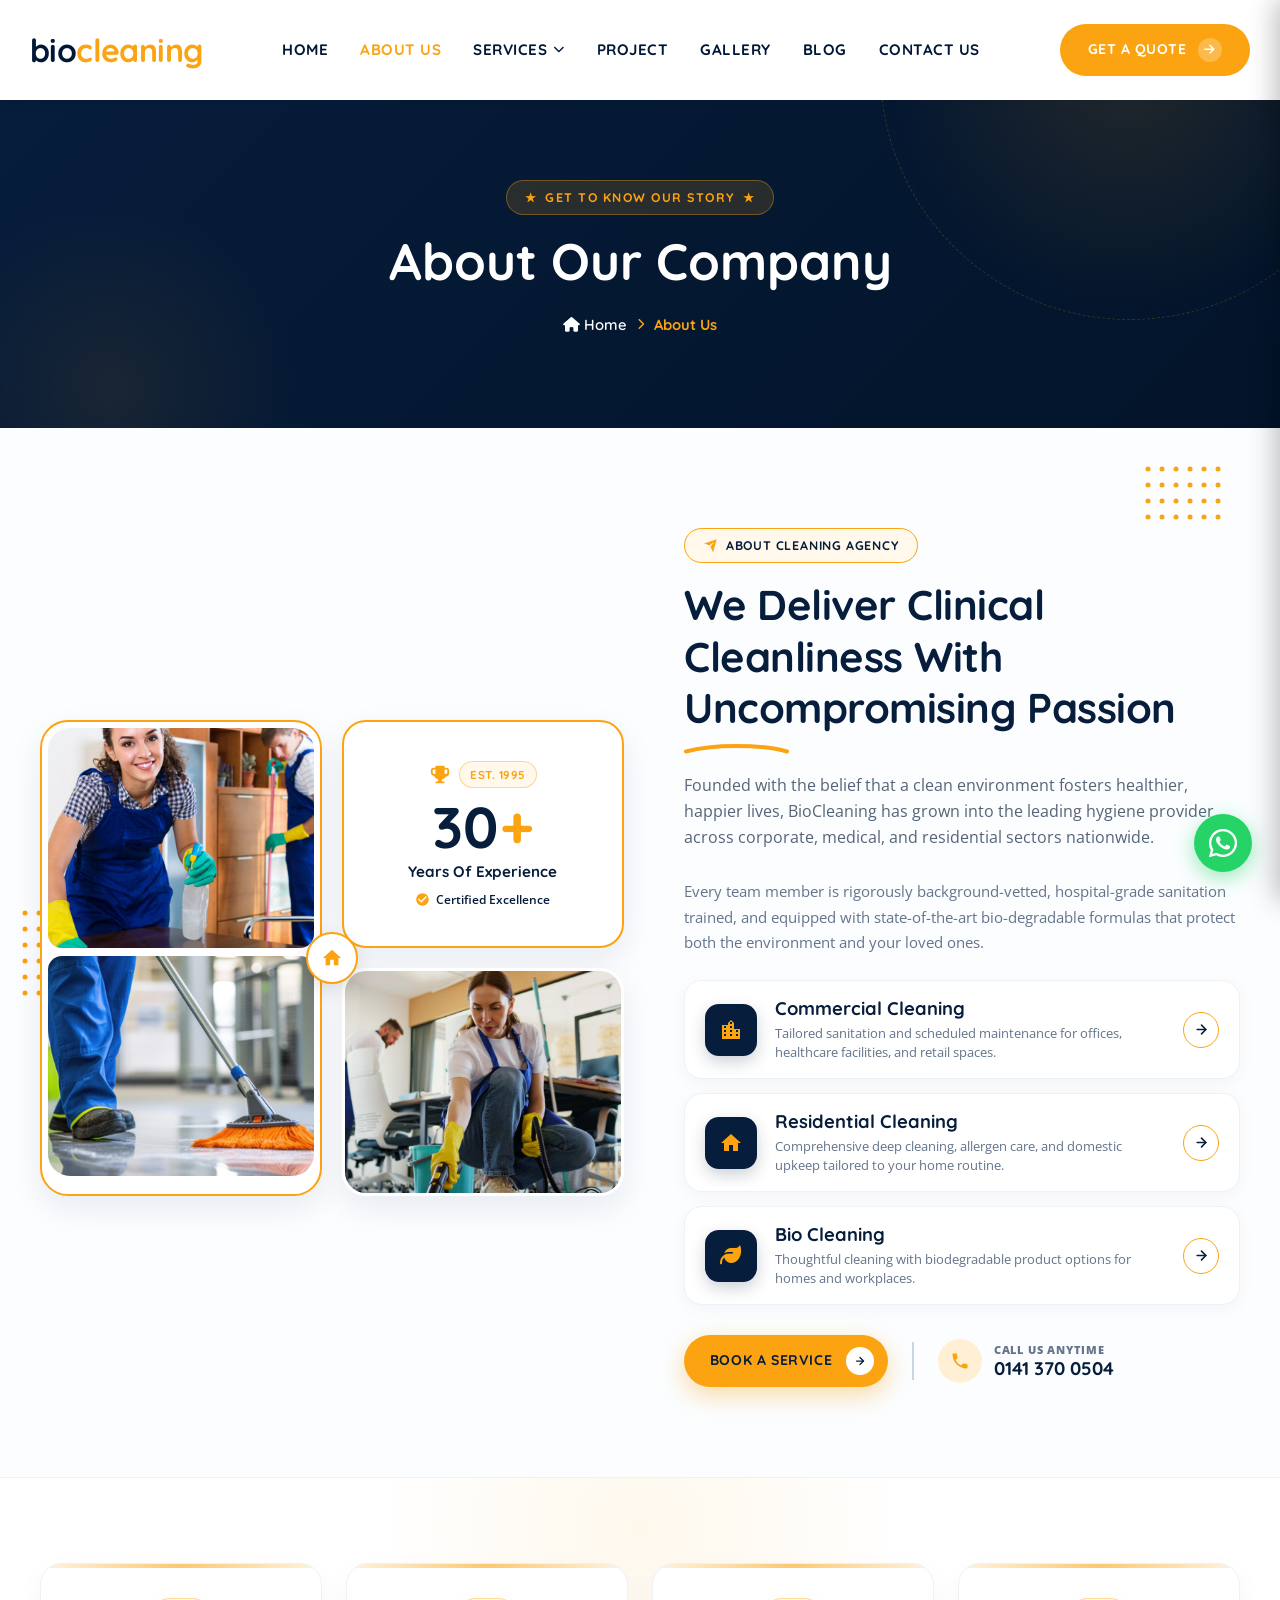
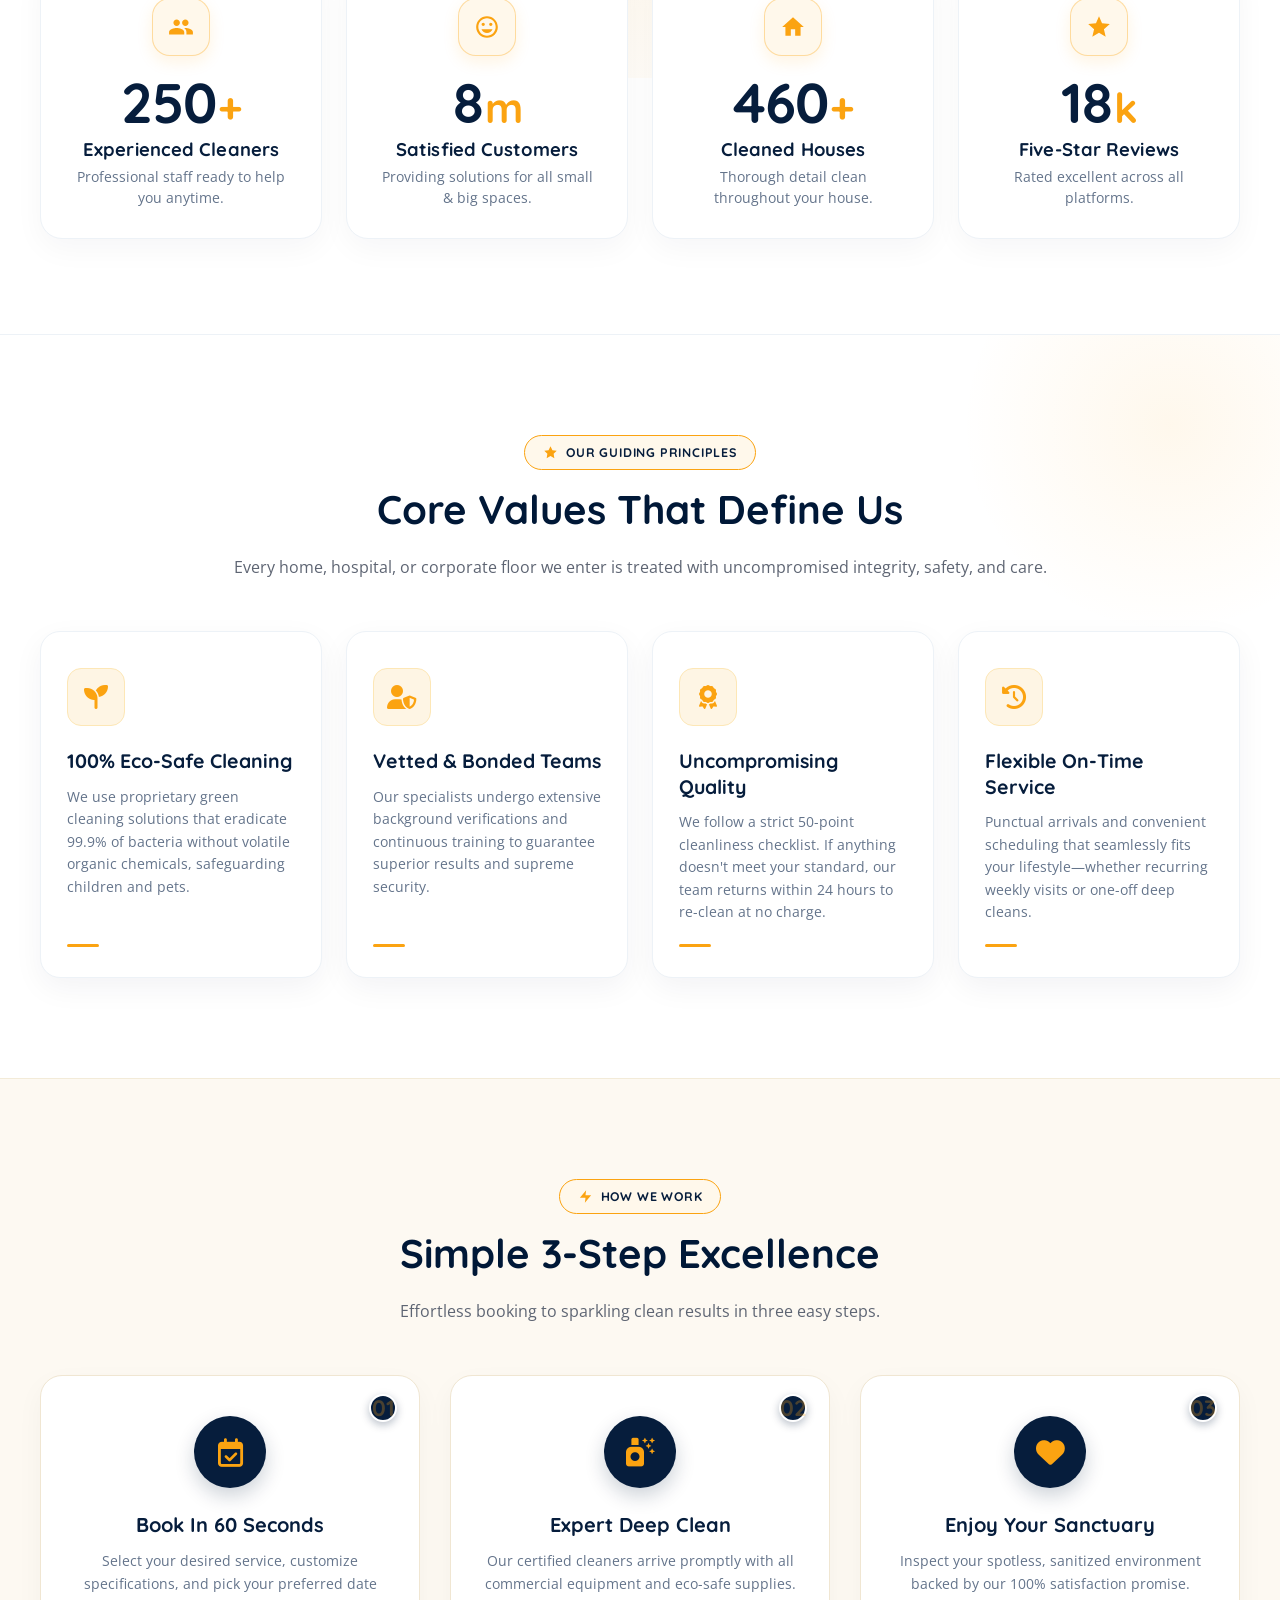
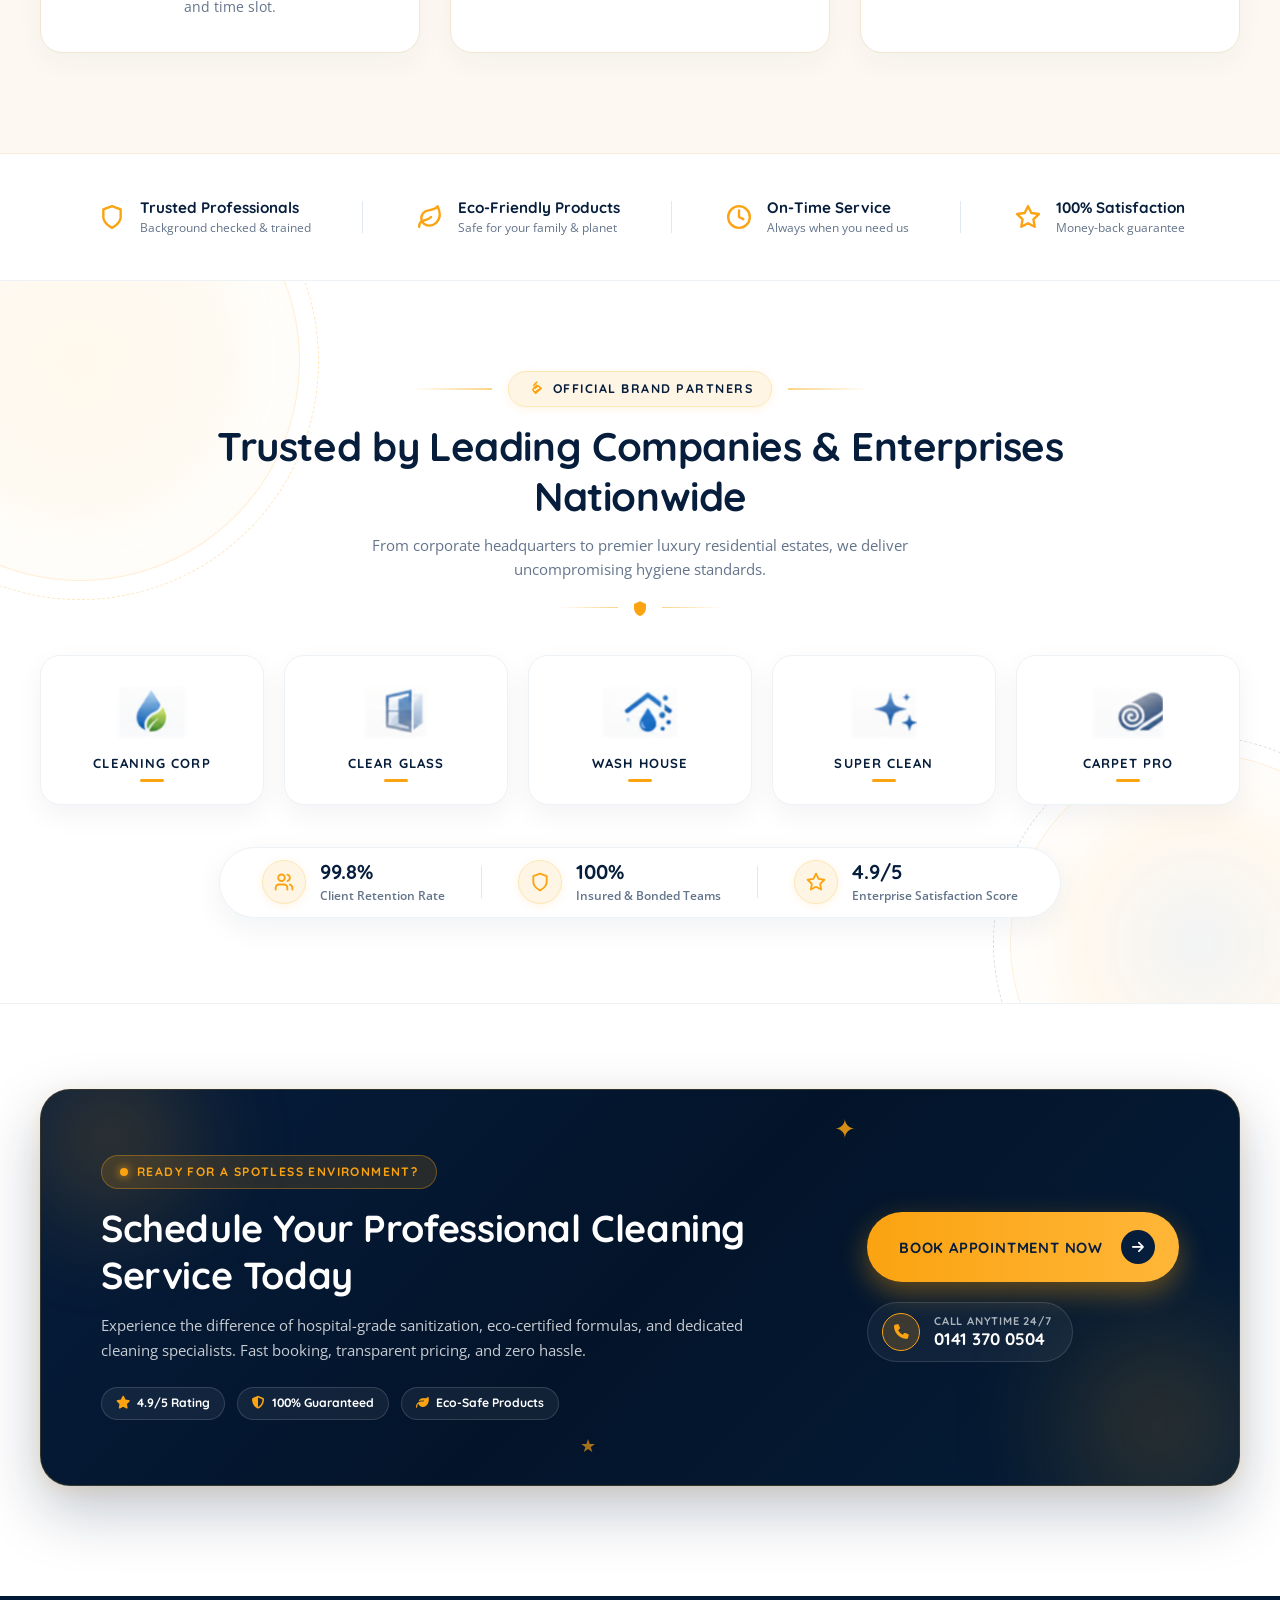
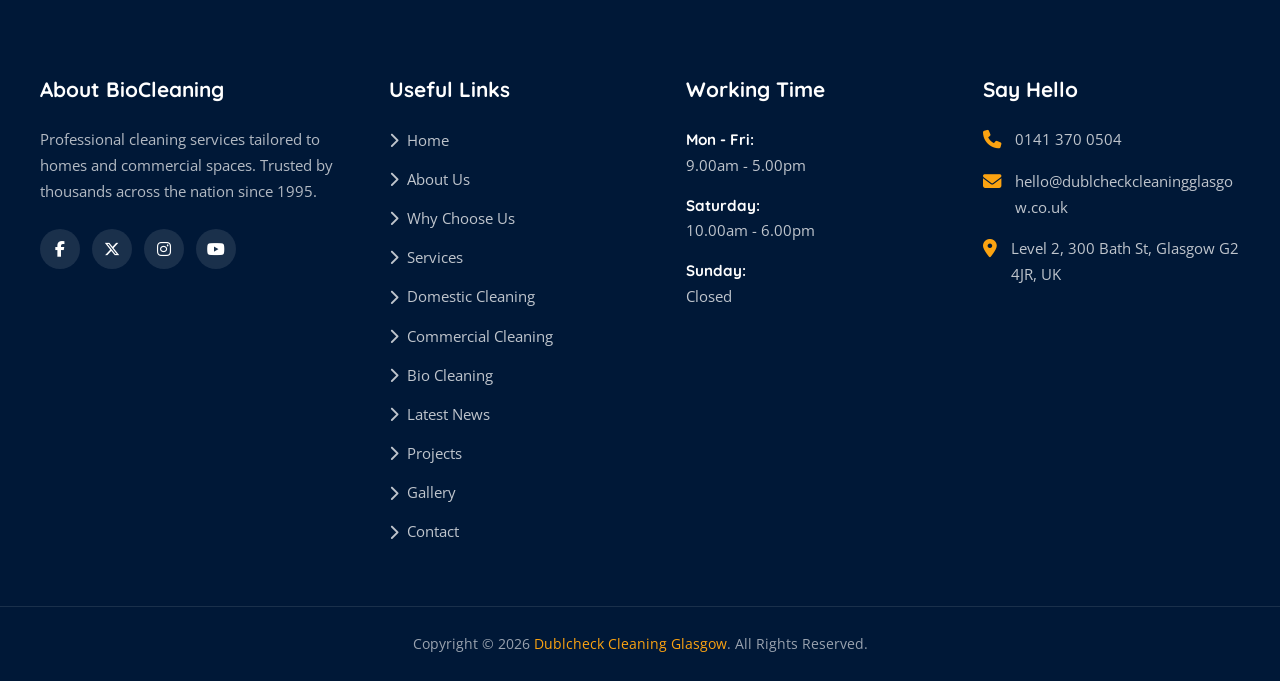
<file: about.html>
<!DOCTYPE html>
<html lang="en">
<head>
  <meta charset="UTF-8">
  <meta name="viewport" content="width=device-width, initial-scale=1.0">
  <title>About Us - BioCleaning Professional Cleaning Services</title>

  <!-- Favicon -->
  <link rel="icon" type="image/png" href="assets/images/cropped-fevicon-32x32.png">

  <!-- Google Fonts -->
  <link rel="preconnect" href="https://fonts.googleapis.com">
  <link rel="preconnect" href="https://fonts.gstatic.com" crossorigin>
  <link href="https://fonts.googleapis.com/css2?family=Caveat:wght@600;700&family=Open+Sans:wght@400;500;600;700&family=Quicksand:wght@600;700&display=swap" rel="stylesheet">

  <!-- Font Awesome 6 Icons CDN -->
  <link rel="stylesheet" href="https://cdnjs.cloudflare.com/ajax/libs/font-awesome/6.5.1/css/all.min.css">

  <!-- Stylesheets -->
  <link rel="stylesheet" href="css/style.css?v=8.5">
  <link rel="stylesheet" href="css/responsive.css?v=8.5">
</head>
<body class="page-about">

  <!-- ==========================================================================
       HEADER & NAVIGATION (EXACT SAME AS HOME PAGE)
       ========================================================================== -->
  <header class="site-header">
    <div class="header-container">
      <!-- Logo (Text Branding) -->
      <a href="index.html" class="logo-area text-logo">
        <span class="logo-text">bio<span class="logo-accent">cleaning</span></span>
      </a>

      <!-- Desktop Navigation Menu -->
      <nav class="main-nav">
        <ul class="nav-list">
          <li class="nav-item">
            <a href="index.html" class="nav-link">Home</a>
          </li>
          <li class="nav-item active">
            <a href="about.html" class="nav-link">About Us</a>
          </li>
          <li class="nav-item nav-item-has-mega">
            <a href="index.html#services" class="nav-link">Services <i class="fa-solid fa-chevron-down"></i></a>
            <div class="dropdown-mega-menu">
              <div class="mega-menu-grid">
                <!-- Left Column: Commercial Cleaning -->
                <div class="mega-menu-column commercial-column">
                  <div class="mega-column-header">
                    <span class="mega-header-icon"><i class="fa-solid fa-building"></i></span>
                    <div class="mega-header-title">
                      <h4>Commercial Cleaning</h4>
                      <small>Enterprise & Facility</small>
                    </div>
                  </div>
                  <ul class="mega-service-list">
                    <li><a href="index.html#services"><i class="fa-solid fa-chevron-right"></i> Office & Workspace Cleaning</a></li>
                    <li><a href="index.html#services"><i class="fa-solid fa-chevron-right"></i> Corporate Facility Maintenance</a></li>
                    <li><a href="index.html#services"><i class="fa-solid fa-chevron-right"></i> Commercial Floor Scrubbing</a></li>
                    <li><a href="index.html#services"><i class="fa-solid fa-chevron-right"></i> Industrial & Warehouse Cleaning</a></li>
                    <li><a href="index.html#services"><i class="fa-solid fa-chevron-right"></i> Window & Glass Facade Cleaning</a></li>
                    <li><a href="index.html#services"><i class="fa-solid fa-chevron-right"></i> Healthcare & Clinic Sanitization</a></li>
                    <li><a href="index.html#services"><i class="fa-solid fa-chevron-right"></i> Post-Construction Cleanup</a></li>
                  </ul>
                  <a href="index.html#services" class="mega-col-footer-btn">
                    <span>Explore Commercial</span>
                    <i class="fa-solid fa-arrow-right"></i>
                  </a>
                </div>

                <!-- Right Column: Domestic Cleaning -->
                <div class="mega-menu-column domestic-column">
                  <div class="mega-column-header">
                    <span class="mega-header-icon"><i class="fa-solid fa-house-chimney"></i></span>
                    <div class="mega-header-title">
                      <h4>Domestic Cleaning</h4>
                      <small>Home & Residential</small>
                    </div>
                  </div>
                  <ul class="mega-service-list">
                    <li><a href="index.html#services"><i class="fa-solid fa-chevron-right"></i> House & Apartment Deep Clean</a></li>
                    <li><a href="index.html#services"><i class="fa-solid fa-chevron-right"></i> Kitchen & Oven Degreasing</a></li>
                    <li><a href="index.html#services"><i class="fa-solid fa-chevron-right"></i> Bathroom Sanitization & Tiles</a></li>
                    <li><a href="index.html#services"><i class="fa-solid fa-chevron-right"></i> Carpet & Upholstery Steaming</a></li>
                    <li><a href="index.html#services"><i class="fa-solid fa-chevron-right"></i> Move-In / Move-Out Cleaning</a></li>
                    <li><a href="index.html#services"><i class="fa-solid fa-chevron-right"></i> Spring Seasonal Refresh</a></li>
                    <li><a href="index.html#services"><i class="fa-solid fa-chevron-right"></i> Bio-Safe Allergen Elimination</a></li>
                  </ul>
                  <a href="index.html#services" class="mega-col-footer-btn">
                    <span>Explore Domestic</span>
                    <i class="fa-solid fa-arrow-right"></i>
                  </a>
                </div>
                <div class="mega-menu-column bio-column">
                  <div class="mega-column-header">
                    <span class="mega-header-icon"><i class="fa-solid fa-leaf"></i></span>
                    <div class="mega-header-title">
                      <h4>Bio Cleaning</h4>
                      <small>Eco-Friendly &amp; Hygienic</small>
                    </div>
                  </div>
                  <ul class="mega-service-list">
                    <li><a href="bio-cleaning.html#biohazard"><i class="fa-solid fa-chevron-right"></i> Biohazard &amp; Trauma Cleaning</a></li>
                    <li><a href="bio-cleaning.html#restoration"><i class="fa-solid fa-chevron-right"></i> Environmental &amp; Structural Restoration</a></li>
                    <li><a href="bio-cleaning.html#infection-control"><i class="fa-solid fa-chevron-right"></i> Infection Control &amp; Public Health</a></li>
                    <li><a href="bio-cleaning.html#social-support"><i class="fa-solid fa-chevron-right"></i> Social &amp; Mental-Health-Related Cleaning</a></li>
                  </ul>
                  <a href="bio-cleaning.html" class="mega-col-footer-btn">
                    <span>Explore Bio Cleaning</span>
                    <i class="fa-solid fa-arrow-right"></i>
                  </a>
                </div>
              </div>
            </div>
          </li>
          <li class="nav-item">
            <a href="projects.html" class="nav-link">Project</a>
          </li>
          <li class="nav-item">
            <a href="gallery.html" class="nav-link">Gallery</a>
          </li>
          <li class="nav-item">
            <a href="blog.html" class="nav-link">Blog</a>
          </li>
          <li class="nav-item">
            <a href="contact.html" class="nav-link">Contact Us</a>
          </li>
        </ul>
      </nav>

      <!-- Header Right Utilities -->
      <div class="header-right">
        <a href="index.html#bookingCard" class="btn btn-primary header-quote-btn">
          <span>Get a Quote</span>
          <span class="btn-arrow"><i class="fa-solid fa-arrow-right"></i></span>
        </a>
        <button class="hamburger-btn" aria-label="Toggle Menu"><i class="fa-solid fa-bars"></i></button>
      </div>
    </div>
  </header>

  <!-- Mobile Drawer Menu -->
  <div class="drawer-backdrop"></div>
  <aside class="mobile-drawer">
    <div class="mobile-drawer-header">
      <div class="mobile-logo text-logo">
        <a href="index.html" class="logo-text logo-text-white">bio<span class="logo-accent">cleaning</span></a>
      </div>
      <button class="mobile-close-btn" aria-label="Close Menu"><i class="fa-solid fa-xmark"></i></button>
    </div>
    <ul class="mobile-nav-list">
      <li class="mobile-nav-item"><a href="index.html">Home</a></li>
      <li class="mobile-nav-item active"><a href="about.html">About Us</a></li>
      <li class="mobile-nav-item"><a href="index.html#why-choose">Why Choose Us</a></li>
      <li class="mobile-nav-item"><a href="index.html#process">How It Works</a></li>
      <li class="mobile-nav-item mobile-nav-has-sub">
        <a href="index.html#services" class="mobile-sub-toggle">Our Services <i class="fa-solid fa-chevron-down"></i></a>
        <div class="mobile-sub-menu">
          <div class="mobile-sub-column">
            <span class="mobile-sub-header"><i class="fa-solid fa-building"></i> Commercial Cleaning</span>
            <ul class="mobile-sub-items">
              <li><a href="index.html#services"><i class="fa-solid fa-angle-right"></i> Office & Workspace</a></li>
              <li><a href="index.html#services"><i class="fa-solid fa-angle-right"></i> Facility Maintenance</a></li>
              <li><a href="index.html#services"><i class="fa-solid fa-angle-right"></i> Floor Scrubbing</a></li>
              <li><a href="index.html#services"><i class="fa-solid fa-angle-right"></i> Clinic Sanitization</a></li>
            </ul>
          </div>
          <div class="mobile-sub-column">
            <span class="mobile-sub-header"><i class="fa-solid fa-house-chimney"></i> Domestic Cleaning</span>
            <ul class="mobile-sub-items">
              <li><a href="index.html#services"><i class="fa-solid fa-angle-right"></i> House & Apartment</a></li>
              <li><a href="index.html#services"><i class="fa-solid fa-angle-right"></i> Kitchen & Oven Degreasing</a></li>
              <li><a href="index.html#services"><i class="fa-solid fa-angle-right"></i> Carpet & Upholstery</a></li>
              <li><a href="index.html#services"><i class="fa-solid fa-angle-right"></i> Move-In / Move-Out</a></li>
            </ul>
          </div>
          <div class="mobile-sub-column">
            <span class="mobile-sub-header"><i class="fa-solid fa-leaf"></i> Bio Cleaning</span>
            <ul class="mobile-sub-items">
              <li><a href="bio-cleaning.html#biohazard"><i class="fa-solid fa-angle-right"></i> Biohazard &amp; Trauma Cleaning</a></li>
              <li><a href="bio-cleaning.html#restoration"><i class="fa-solid fa-angle-right"></i> Environmental &amp; Structural Restoration</a></li>
              <li><a href="bio-cleaning.html#infection-control"><i class="fa-solid fa-angle-right"></i> Infection Control &amp; Public Health</a></li>
              <li><a href="bio-cleaning.html#social-support"><i class="fa-solid fa-angle-right"></i> Social &amp; Mental-Health-Related Cleaning</a></li>
            </ul>
          </div>
        </div>
      </li>
      <li class="mobile-nav-item"><a href="index.html#counters">Achievements</a></li>
      <li class="mobile-nav-item"><a href="projects.html">Projects</a></li>
      <li class="mobile-nav-item"><a href="gallery.html">Gallery</a></li>
      <li class="mobile-nav-item"><a href="index.html#testimonials">Testimonials</a></li>
      <li class="mobile-nav-item"><a href="blog.html">Latest News</a></li>
      <li class="mobile-nav-item"><a href="contact.html">Contact Us</a></li>
    </ul>
    <div class="mobile-drawer-footer">
      <div class="mobile-contact-item">
        <i class="fa-solid fa-phone"></i>
        <a href="tel:+441413700504" style="color: inherit; text-decoration: none;">0141 370 0504</a>
      </div>
      <div class="mobile-contact-item">
        <i class="fa-solid fa-envelope"></i>
        <a href="mailto:hello@dublcheckcleaningglasgow.co.uk" style="color: inherit; text-decoration: none;">hello@dublcheckcleaningglasgow.co.uk</a>
      </div>
      <div class="mobile-contact-item">
        <i class="fa-solid fa-location-dot"></i>
        <span>Level 2, 300 Bath St, Glasgow G2 4JR, UK</span>
      </div>
    </div>
  </aside>

  <!-- ==========================================================================
       PAGE HERO / BREADCRUMB BANNER
       ========================================================================== -->
  <section class="page-banner-section">
    <!-- Ambient Golden Contour Gradient Circles -->
    <div class="page-banner-circle page-banner-circle-tr" aria-hidden="true"></div>
    <div class="page-banner-circle page-banner-circle-bl" aria-hidden="true"></div>

    <div class="container">
      <div class="page-banner-content text-center">
        <!-- Sub-badge Pill -->
        <div class="page-banner-badge">
          <span class="badge-sparkle">★</span>
          <span>GET TO KNOW OUR STORY</span>
          <span class="badge-sparkle">★</span>
        </div>

        <h1 class="page-banner-title">
          About Our <span class="title-highlight">Company</span>
        </h1>

        <div class="page-banner-breadcrumb">
          <a href="index.html"><i class="fa-solid fa-house"></i> Home</a>
          <span class="breadcrumb-separator"><i class="fa-solid fa-chevron-right"></i></span>
          <span class="breadcrumb-current">About Us</span>
        </div>
      </div>
    </div>
  </section>

  <!-- ==========================================================================
       PRIMARY ABOUT AGENCY SHOWCASE SECTION
       ========================================================================== -->
  <section class="about-agency-section about-page-main">
    <!-- Mid-Left 3x6 Yellow Dot Matrix -->
    <svg class="about-decor-dots dots-left" width="38" height="92" viewBox="0 0 38 92" fill="none" aria-hidden="true">
      <circle cx="5" cy="6" r="2.5" fill="#fba311"/>
      <circle cx="19" cy="6" r="2.5" fill="#fba311"/>
      <circle cx="33" cy="6" r="2.5" fill="#fba311"/>
      <circle cx="5" cy="22" r="2.5" fill="#fba311"/>
      <circle cx="19" cy="22" r="2.5" fill="#fba311"/>
      <circle cx="33" cy="22" r="2.5" fill="#fba311"/>
      <circle cx="5" cy="38" r="2.5" fill="#fba311"/>
      <circle cx="19" cy="38" r="2.5" fill="#fba311"/>
      <circle cx="33" cy="38" r="2.5" fill="#fba311"/>
      <circle cx="5" cy="54" r="2.5" fill="#fba311"/>
      <circle cx="19" cy="54" r="2.5" fill="#fba311"/>
      <circle cx="33" cy="54" r="2.5" fill="#fba311"/>
      <circle cx="5" cy="70" r="2.5" fill="#fba311"/>
      <circle cx="19" cy="70" r="2.5" fill="#fba311"/>
      <circle cx="33" cy="70" r="2.5" fill="#fba311"/>
      <circle cx="5" cy="86" r="2.5" fill="#fba311"/>
      <circle cx="19" cy="86" r="2.5" fill="#fba311"/>
      <circle cx="33" cy="86" r="2.5" fill="#fba311"/>
    </svg>

    <!-- Top-Right 6x4 Yellow Dot Matrix -->
    <svg class="about-decor-dots dots-right" width="88" height="58" viewBox="0 0 88 58" fill="none" aria-hidden="true">
      <circle cx="6" cy="6" r="2.5" fill="#fba311"/>
      <circle cx="20" cy="6" r="2.5" fill="#fba311"/>
      <circle cx="34" cy="6" r="2.5" fill="#fba311"/>
      <circle cx="48" cy="6" r="2.5" fill="#fba311"/>
      <circle cx="62" cy="6" r="2.5" fill="#fba311"/>
      <circle cx="76" cy="6" r="2.5" fill="#fba311"/>
      <circle cx="6" cy="22" r="2.5" fill="#fba311"/>
      <circle cx="20" cy="22" r="2.5" fill="#fba311"/>
      <circle cx="34" cy="22" r="2.5" fill="#fba311"/>
      <circle cx="48" cy="22" r="2.5" fill="#fba311"/>
      <circle cx="62" cy="22" r="2.5" fill="#fba311"/>
      <circle cx="76" cy="22" r="2.5" fill="#fba311"/>
      <circle cx="6" cy="38" r="2.5" fill="#fba311"/>
      <circle cx="20" cy="38" r="2.5" fill="#fba311"/>
      <circle cx="34" cy="38" r="2.5" fill="#fba311"/>
      <circle cx="48" cy="38" r="2.5" fill="#fba311"/>
      <circle cx="62" cy="38" r="2.5" fill="#fba311"/>
      <circle cx="76" cy="38" r="2.5" fill="#fba311"/>
      <circle cx="6" cy="54" r="2.5" fill="#fba311"/>
      <circle cx="20" cy="54" r="2.5" fill="#fba311"/>
      <circle cx="34" cy="54" r="2.5" fill="#fba311"/>
      <circle cx="48" cy="54" r="2.5" fill="#fba311"/>
      <circle cx="62" cy="54" r="2.5" fill="#fba311"/>
      <circle cx="76" cy="54" r="2.5" fill="#fba311"/>
    </svg>

    <div class="container">
      <div class="about-agency-grid">
        <!-- Left Column: 4-Quadrant Photo & Experience Collage -->
        <div class="about-collage-container">
          <div class="about-collage-grid">
            <!-- Left Continuous Frame (Top-Left Cleaner & Bottom-Left Mopping) -->
            <div class="about-collage-left-frame">
              <div class="collage-tile tile-tl">
                <img src="assets/images/service-img-04-880x620.jpg" alt="Professional Cleaner Smiling with Spray Bottle" class="collage-img">
              </div>
              <div class="collage-tile tile-bl">
                <img src="assets/images/service-img-03-880x620.jpg" alt="Floor Sanitation and Mopping" class="collage-img">
              </div>
            </div>

            <!-- Right Column: Experience Card (Top) & Bottom-Right Deep Cleaner Photo -->
            <div class="about-collage-right-col">
              <!-- Top Card: 30+ Years Experience Luxury Gold-Bordered Card -->
              <div class="about-exp-card">
                <div class="about-exp-top-row">
                  <svg class="exp-trophy-icon" width="22" height="22" viewBox="0 0 24 24" fill="#fba311"><path d="M19 4h-2V3a1 1 0 0 0-1-1H8a1 1 0 0 0-1 1v1H5a3 3 0 0 0-3 3v2a4 4 0 0 0 3.5 3.96A7 7 0 0 0 10 16.83V19H8a1 1 0 0 0 0 2h8a1 1 0 0 0 0-2h-2v-2.17a7 7 0 0 0 4.5-2.87A4 4 0 0 0 22 9V7a3 3 0 0 0-3-3zM4 9V7a1 1 0 0 1 1-1h2v4.74A2 2 0 0 1 4 9zm16 0a2 2 0 0 1-3 1.74V6h2a1 1 0 0 1 1 1v2z"/></svg>
                  <span class="about-est-badge">EST. 1995</span>
                </div>
                <div class="about-exp-number">30<span class="about-exp-plus">+</span></div>
                <div class="about-exp-label">Years Of Experience</div>
                <div class="about-exp-cert">
                  <svg width="15" height="15" viewBox="0 0 24 24" fill="#fba311"><path d="M12 2C6.48 2 2 6.48 2 12s4.48 10 10 10 10-4.48 10-10S17.52 2 12 2zm-2 15l-5-5 1.41-1.41L10 14.17l7.59-7.59L19 8l-9 9z"/></svg>
                  <span>Certified Excellence</span>
                </div>
              </div>

              <!-- Bottom Card: Crouching Deep Cleaner Specialist Photo -->
              <div class="collage-tile tile-br">
                <img src="assets/images/service-img-02-880x620.jpg" alt="Commercial Deep Cleaning Specialist" class="collage-img">
              </div>
            </div>

            <!-- Center Intersection Floating Gold-Framed House Badge -->
            <div class="about-center-badge" aria-label="Eco-Friendly Home & Office Care">
              <svg width="22" height="22" viewBox="0 0 24 24" fill="#fba311"><path d="M10 20v-6h4v6h5v-8h3L12 3 2 12h3v8z"/></svg>
            </div>
          </div>
        </div>

        <!-- Right Column: Content Area -->
        <div class="about-agency-content">
          <!-- Subtitle Kicker Pill Badge -->
          <div class="about-agency-kicker">
            <span class="about-kicker-pill">
              <svg width="15" height="15" viewBox="0 0 24 24" fill="#fba311"><path d="M1.946 9.315c-.522-.174-.527-.455.01-.634l19.087-6.362c.529-.176.832.12.684.638l-5.454 19.086c-.15.529-.455.547-.679.045L12 14l6-8-8 6-6.054-2.685z"/></svg>
              <span>ABOUT CLEANING AGENCY</span>
            </span>
          </div>

          <!-- Main Title with Golden Swoosh Underline -->
          <div class="about-title-wrapper">
            <h2 class="about-agency-title main-title">We Deliver Clinical Cleanliness With Uncompromising Passion</h2>
            <svg class="about-title-swoosh" width="105" height="12" viewBox="0 0 105 12" fill="none" aria-hidden="true">
              <path d="M2 9.5C28 2 76 2 103 9.5" stroke="#fba311" stroke-width="4" stroke-linecap="round"/>
            </svg>
          </div>

          <!-- Introductory Paragraph -->
          <p class="about-agency-lead">
            Founded with the belief that a clean environment fosters healthier, happier lives, BioCleaning has grown into the leading hygiene provider across corporate, medical, and residential sectors nationwide.
          </p>

          <p class="about-body-text">
            Every team member is rigorously background-vetted, hospital-grade sanitation trained, and equipped with state-of-the-art bio-degradable formulas that protect both the environment and your loved ones.
          </p>

          <!-- Cleaning service cards -->
          <div class="about-agency-features">
            <a href="commercial-cleaning.html" class="about-feature-card">
              <div class="about-feature-icon-box">
                <svg width="24" height="24" viewBox="0 0 24 24" fill="#fba311"><path d="M15 11V5l-3-3-3 3v2H3v14h18V11h-6zm-8 7H5v-2h2v2zm0-4H5v-2h2v2zm0-4H5V8h2v2zm6 8h-2v-2h2v2zm0-4h-2v-2h2v2zm0-4h-2V8h2v2zm0-4h-2V4h2v2zm6 12h-2v-2h2v2zm0-4h-2v-2h2v2z"/></svg>
              </div>
              <div class="about-feature-text">
                <h4 class="about-feature-title">Commercial Cleaning</h4>
                <p class="about-feature-desc">Tailored sanitation and scheduled maintenance for offices, healthcare facilities, and retail spaces.</p>
              </div>
              <div class="feature-card-arrow" aria-hidden="true">
                <svg width="15" height="15" viewBox="0 0 24 24" fill="none" stroke="#061d3c" stroke-width="2.5" stroke-linecap="round" stroke-linejoin="round"><line x1="5" y1="12" x2="19" y2="12"></line><polyline points="12 5 19 12 12 19"></polyline></svg>
              </div>
            </a>

            <a href="domestic-cleaning.html" class="about-feature-card">
              <div class="about-feature-icon-box">
                <svg width="24" height="24" viewBox="0 0 24 24" fill="#fba311"><path d="M12 3L2 12h3v8h5v-6h4v6h5v-8h3L12 3z"/></svg>
              </div>
              <div class="about-feature-text">
                <h4 class="about-feature-title">Residential Cleaning</h4>
                <p class="about-feature-desc">Comprehensive deep cleaning, allergen care, and domestic upkeep tailored to your home routine.</p>
              </div>
              <div class="feature-card-arrow" aria-hidden="true">
                <svg width="15" height="15" viewBox="0 0 24 24" fill="none" stroke="#061d3c" stroke-width="2.5" stroke-linecap="round" stroke-linejoin="round"><line x1="5" y1="12" x2="19" y2="12"></line><polyline points="12 5 19 12 12 19"></polyline></svg>
              </div>
            </a>

            <a href="bio-cleaning.html" class="about-feature-card">
              <div class="about-feature-icon-box">
                <i class="fa-solid fa-leaf" aria-hidden="true"></i>
              </div>
              <div class="about-feature-text">
                <h4 class="about-feature-title">Bio Cleaning</h4>
                <p class="about-feature-desc">Thoughtful cleaning with biodegradable product options for homes and workplaces.</p>
              </div>
              <div class="feature-card-arrow" aria-hidden="true">
                <svg width="15" height="15" viewBox="0 0 24 24" fill="none" stroke="#061d3c" stroke-width="2.5" stroke-linecap="round" stroke-linejoin="round"><line x1="5" y1="12" x2="19" y2="12"></line><polyline points="12 5 19 12 12 19"></polyline></svg>
              </div>
            </a>
          </div>

          <!-- Actions: Signature Gold Button & Hotline Callout -->
          <div class="about-agency-actions">
            <a href="index.html#bookingCard" class="about-action-btn">
              <span>BOOK A SERVICE</span>
              <span class="btn-arrow">
                <svg width="12" height="12" viewBox="0 0 24 24" fill="none" stroke="#061d3c" stroke-width="2.5" stroke-linecap="round" stroke-linejoin="round"><line x1="5" y1="12" x2="19" y2="12"></line><polyline points="12 5 19 12 12 19"></polyline></svg>
              </span>
            </a>

            <div class="about-action-divider" aria-hidden="true"></div>

            <div class="about-hotline-wrap">
              <div class="about-hotline-icon">
                <svg width="20" height="20" viewBox="0 0 24 24" fill="#fba311"><path d="M6.62 10.79a15.053 15.053 0 006.59 6.59l2.2-2.2c.27-.27.67-.36 1.02-.24 1.12.37 2.33.57 3.57.57.55 0 1 .45 1 1V20c0 .55-.45 1-1 1-9.39 0-17-7.61-17-17 0-.55.45-1 1-1h3.5c.55 0 1 .45 1 1 0 1.25.2 2.45.57 3.57.11.35.03.74-.25 1.02l-2.2 2.2z"/></svg>
              </div>
              <div class="about-hotline-info">
                <span class="hotline-tag">CALL US ANYTIME</span>
                <a href="tel:+441413700504" class="hotline-number">0141 370 0504</a>
              </div>
            </div>
          </div>
        </div>
      </div>
    </div>
  </section>

  <!-- ==========================================================================
       COUNTERS / STATS BANNER
       ========================================================================== -->
  <section class="counters-section about-counters">
    <div class="container">
      <div class="counters-grid">
        <!-- Item 1: Experienced Cleaners -->
        <div class="counter-item">
          <div class="counter-card-bar"></div>
          <div class="counter-icon-wrap">
            <svg width="26" height="26" viewBox="0 0 24 24" fill="#fba311"><path d="M16 11c1.66 0 2.99-1.34 2.99-3S17.66 5 16 5c-1.66 0-3 1.34-3 3s1.34 3 3 3zm-8 0c1.66 0 2.99-1.34 2.99-3S9.66 5 8 5C6.34 5 5 6.34 5 8s1.34 3 3 3zm0 2c-2.33 0-7 1.17-7 3.5V19h14v-2.5c0-2.33-4.67-3.5-7-3.5zm8 0c-.29 0-.62.02-.97.05 1.16.84 1.97 1.97 1.97 3.45V19h6v-2.5c0-2.33-4.67-3.5-7-3.5z"/></svg>
          </div>
          <div class="counter-value" data-target="250" data-suffix="+">
            <span class="counter-num">250</span><span class="counter-suffix">+</span>
          </div>
          <h4 class="counter-title">Experienced Cleaners</h4>
          <p class="counter-desc">Professional staff ready to help you anytime.</p>
        </div>

        <!-- Item 2: Satisfied Customers -->
        <div class="counter-item">
          <div class="counter-card-bar"></div>
          <div class="counter-icon-wrap">
            <svg width="26" height="26" viewBox="0 0 24 24" fill="#fba311"><path d="M11.99 2C6.47 2 2 6.48 2 12s4.47 10 9.99 10C17.52 22 22 17.52 22 12S17.52 2 11.99 2zM12 20c-4.42 0-8-3.58-8-8s3.58-8 8-8 8 3.58 8 8-3.58 8-8 8zm3.5-9c.83 0 1.5-.67 1.5-1.5S16.33 8 15.5 8 14 8.67 14 9.5s.67 1.5 1.5 1.5zm-7 0c.83 0 1.5-.67 1.5-1.5S9.33 8 8.5 8 7 8.67 7 9.5 7.67 11 8.5 11zm3.5 6.5c2.33 0 4.31-1.46 5.11-3.5H6.89c.8 2.04 2.78 3.5 5.11 3.5z"/></svg>
          </div>
          <div class="counter-value" data-target="14" data-suffix="m">
            <span class="counter-num">14</span><span class="counter-suffix">m</span>
          </div>
          <h4 class="counter-title">Satisfied Customers</h4>
          <p class="counter-desc">Providing solutions for all small & big spaces.</p>
        </div>

        <!-- Item 3: Cleaned Houses -->
        <div class="counter-item">
          <div class="counter-card-bar"></div>
          <div class="counter-icon-wrap">
            <svg width="26" height="26" viewBox="0 0 24 24" fill="#fba311"><path d="M10 20v-6h4v6h5v-8h3L12 3 2 12h3v8h5z"/></svg>
          </div>
          <div class="counter-value" data-target="460" data-suffix="+">
            <span class="counter-num">460</span><span class="counter-suffix">+</span>
          </div>
          <h4 class="counter-title">Cleaned Houses</h4>
          <p class="counter-desc">Thorough detail clean throughout your house.</p>
        </div>

        <!-- Item 4: Five-Star Reviews -->
        <div class="counter-item">
          <div class="counter-card-bar"></div>
          <div class="counter-icon-wrap">
            <svg width="26" height="26" viewBox="0 0 24 24" fill="#fba311"><path d="M12 17.27L18.18 21l-1.64-7.03L22 9.24l-7.19-.61L12 2 9.19 8.63 2 9.24l5.46 4.73L5.82 21z"/></svg>
          </div>
          <div class="counter-value" data-target="30" data-suffix="k">
            <span class="counter-num">30</span><span class="counter-suffix">k</span>
          </div>
          <h4 class="counter-title">Five-Star Reviews</h4>
          <p class="counter-desc">Rated excellent across all platforms.</p>
        </div>
      </div>
    </div>
  </section>

  <!-- ==========================================================================
       CORE VALUES & MISSION / VISION SECTION (Elevated Cards Grid)
       ========================================================================== -->
  <section class="about-values-section">
    <!-- Ambient Golden Glow Circle -->
    <div class="values-circle-tr" aria-hidden="true"></div>

    <div class="container">
      <div class="section-header text-center">
        <div class="about-kicker-pill" style="margin: 0 auto 14px;">
          <svg width="15" height="15" viewBox="0 0 24 24" fill="#fba311"><path d="M12 2l3.09 6.26L22 9.27l-5 4.87 1.18 6.88L12 17.77l-6.18 3.25L7 14.14 2 9.27l6.91-1.01L12 2z"/></svg>
          <span>OUR GUIDING PRINCIPLES</span>
        </div>
        <h2 class="main-title">Core Values That <span class="title-highlight">Define Us</span></h2>
        <p class="section-subtext">Every home, hospital, or corporate floor we enter is treated with uncompromised integrity, safety, and care.</p>
      </div>

      <div class="about-values-grid">
        <!-- Value 1 -->
        <div class="about-value-card">
          <div class="value-icon-box">
            <i class="fa-solid fa-seedling"></i>
          </div>
          <h3 class="value-title">100% Eco-Safe Cleaning</h3>
          <p class="value-desc">We use proprietary green cleaning solutions that eradicate 99.9% of bacteria without volatile organic chemicals, safeguarding children and pets.</p>
          <div class="value-card-dash"></div>
        </div>

        <!-- Value 2 -->
        <div class="about-value-card">
          <div class="value-icon-box">
            <i class="fa-solid fa-user-shield"></i>
          </div>
          <h3 class="value-title">Vetted &amp; Bonded Teams</h3>
          <p class="value-desc">Our specialists undergo extensive background verifications and continuous training to guarantee superior results and supreme security.</p>
          <div class="value-card-dash"></div>
        </div>

        <!-- Value 3 -->
        <div class="about-value-card">
          <div class="value-icon-box">
            <i class="fa-solid fa-award"></i>
          </div>
          <h3 class="value-title">Uncompromising Quality</h3>
          <p class="value-desc">We follow a strict 50-point cleanliness checklist. If anything doesn't meet your standard, our team returns within 24 hours to re-clean at no charge.</p>
          <div class="value-card-dash"></div>
        </div>

        <!-- Value 4 -->
        <div class="about-value-card">
          <div class="value-icon-box">
            <i class="fa-solid fa-clock-rotate-left"></i>
          </div>
          <h3 class="value-title">Flexible On-Time Service</h3>
          <p class="value-desc">Punctual arrivals and convenient scheduling that seamlessly fits your lifestyle—whether recurring weekly visits or one-off deep cleans.</p>
          <div class="value-card-dash"></div>
        </div>
      </div>
    </div>
  </section>

  <!-- ==========================================================================
       HOW WE WORK (PROCESS HIGHLIGHT)
       ========================================================================== -->
  <section class="about-process-section">
    <div class="container">
      <div class="section-header text-center">
        <div class="about-kicker-pill" style="margin: 0 auto 14px;">
          <svg width="15" height="15" viewBox="0 0 24 24" fill="#fba311"><path d="M13 2L3 14h9l-1 8 10-12h-9l1-8z"/></svg>
          <span>HOW WE WORK</span>
        </div>
        <h2 class="main-title">Simple 3-Step <span class="title-highlight">Excellence</span></h2>
        <p class="section-subtext">Effortless booking to sparkling clean results in three easy steps.</p>
      </div>

      <div class="about-steps-grid">
        <!-- Step 1 -->
        <div class="about-step-card">
          <div class="step-num-badge">01</div>
          <div class="step-icon-circle">
            <i class="fa-regular fa-calendar-check"></i>
          </div>
          <h4 class="step-title">Book In 60 Seconds</h4>
          <p class="step-desc">Select your desired service, customize specifications, and pick your preferred date and time slot.</p>
        </div>

        <!-- Step 2 -->
        <div class="about-step-card">
          <div class="step-num-badge">02</div>
          <div class="step-icon-circle">
            <i class="fa-solid fa-spray-can-sparkles"></i>
          </div>
          <h4 class="step-title">Expert Deep Clean</h4>
          <p class="step-desc">Our certified cleaners arrive promptly with all commercial equipment and eco-safe supplies.</p>
        </div>

        <!-- Step 3 -->
        <div class="about-step-card">
          <div class="step-num-badge">03</div>
          <div class="step-icon-circle">
            <i class="fa-solid fa-heart"></i>
          </div>
          <h4 class="step-title">Enjoy Your Sanctuary</h4>
          <p class="step-desc">Inspect your spotless, sanitized environment backed by our 100% satisfaction promise.</p>
        </div>
      </div>
    </div>
  </section>

  <!-- ==========================================================================
       TRUST BADGES BAR
       ========================================================================== -->
  <section class="about-trust-bar-section">
    <div class="container">
      <div class="trust-badges-container">
        <!-- Badge 1: Trusted Professionals -->
        <div class="trust-badge-item">
          <div class="trust-badge-icon">
            <svg width="26" height="26" viewBox="0 0 24 24" fill="none" stroke="#fba311" stroke-width="2.2" stroke-linecap="round" stroke-linejoin="round">
              <path d="M12 22s8-4 8-10V5l-8-3-8 3v7c0 6 8 10 8 10z"/>
            </svg>
          </div>
          <div class="trust-badge-text">
            <span class="trust-badge-title">Trusted Professionals</span>
            <p class="trust-badge-desc">Background checked & trained</p>
          </div>
        </div>

        <div class="trust-divider" aria-hidden="true"></div>

        <!-- Badge 2: Eco-Friendly Products -->
        <div class="trust-badge-item">
          <div class="trust-badge-icon">
            <svg width="26" height="26" viewBox="0 0 24 24" fill="none" stroke="#fba311" stroke-width="2.2" stroke-linecap="round" stroke-linejoin="round">
              <path d="M11 20A7 7 0 0 1 9.8 6.1C15.5 5 17 4.48 19 2c1 2 2 4.18 2 8 0 5.5-4.78 10-10 10Z"/>
              <path d="M2 21c0-3 1.85-5.36 5.08-6C9.5 14.52 12 13 13 12"/>
            </svg>
          </div>
          <div class="trust-badge-text">
            <span class="trust-badge-title">Eco-Friendly Products</span>
            <p class="trust-badge-desc">Safe for your family & planet</p>
          </div>
        </div>

        <div class="trust-divider" aria-hidden="true"></div>

        <!-- Badge 3: On-Time Service -->
        <div class="trust-badge-item">
          <div class="trust-badge-icon">
            <svg width="26" height="26" viewBox="0 0 24 24" fill="none" stroke="#fba311" stroke-width="2.2" stroke-linecap="round" stroke-linejoin="round">
              <circle cx="12" cy="12" r="10"/>
              <polyline points="12 6 12 12 16 14"/>
            </svg>
          </div>
          <div class="trust-badge-text">
            <span class="trust-badge-title">On-Time Service</span>
            <p class="trust-badge-desc">Always when you need us</p>
          </div>
        </div>

        <div class="trust-divider" aria-hidden="true"></div>

        <!-- Badge 4: 100% Satisfaction -->
        <div class="trust-badge-item">
          <div class="trust-badge-icon">
            <svg width="26" height="26" viewBox="0 0 24 24" fill="none" stroke="#fba311" stroke-width="2.2" stroke-linecap="round" stroke-linejoin="round">
              <polygon points="12 2 15.09 8.26 22 9.27 17 14.14 18.18 21.02 12 17.77 5.82 21.02 7 14.14 2 9.27 8.91 8.26 12 2"/>
            </svg>
          </div>
          <div class="trust-badge-text">
            <span class="trust-badge-title">100% Satisfaction</span>
            <p class="trust-badge-desc">Money-back guarantee</p>
          </div>
        </div>
      </div>
    </div>
  </section>

  <!-- ==========================================================================
       OFFICIAL BRAND PARTNERS (MATCHED 5-CARD BRAND GRID)
       ========================================================================== -->
  <section id="clients" class="clients-section">
    <!-- Ambient Corner Circular Gradients -->
    <div class="clients-decor-circle clients-circle-tl" aria-hidden="true"></div>
    <div class="clients-decor-circle clients-circle-br" aria-hidden="true"></div>

    <div class="container">
      <!-- Section Header -->
      <div class="clients-header">
        <div class="clients-badge-wrap">
          <span class="clients-badge-line left-line"></span>
          <div class="clients-badge-pill">
            <svg width="18" height="18" viewBox="0 0 24 24" fill="none" stroke="#fba311" stroke-width="2.2" stroke-linecap="round" stroke-linejoin="round">
              <path d="m11 17 2-2m-2-4 2-2m4 4 2-2m-8 6 4-4m-6-6 4-4"></path>
              <path d="M11 17a1 1 0 0 0 1.414 0l4.586-4.586a2 2 0 0 0 0-2.828l-1.172-1.172a2 2 0 0 0-2.828 0l-.828.828"></path>
              <path d="M13 7 8.5 11.5a2 2 0 0 0 0 2.828l1.172 1.172a2 2 0 0 0 2.828 0l.828-.828"></path>
            </svg>
            <span>OFFICIAL BRAND PARTNERS</span>
          </div>
          <span class="clients-badge-line right-line"></span>
        </div>

        <h2 class="clients-title main-title">Trusted by Leading Companies &amp; Enterprises Nationwide</h2>
        <p class="clients-subtitle">From corporate headquarters to premier luxury residential estates, we deliver uncompromising hygiene standards.</p>

        <!-- Subtitle Divider with Shield -->
        <div class="clients-sub-divider">
          <span class="divider-line left"></span>
          <span class="divider-shield">
            <svg width="16" height="18" viewBox="0 0 24 24" fill="#fba311">
              <path d="M12 2L3 6v6c0 5.55 3.84 10.74 9 12 5.16-1.26 9-6.45 9-12V6l-9-4z"/>
            </svg>
          </span>
          <span class="divider-line right"></span>
        </div>
      </div>

      <!-- 5 Partner Cards Row -->
      <div class="clients-cards-grid">
        <!-- Card 1: Cleaning Corp -->
        <div class="brand-partner-card">
          <div class="partner-icon-box">
            <img src="assets/images/partner-01-cleaningcorp.png" alt="Cleaning Corp">
          </div>
          <h4 class="partner-card-name">CLEANING CORP</h4>
          <span class="partner-gold-dash"></span>
        </div>

        <!-- Card 2: Clear Glass -->
        <div class="brand-partner-card">
          <div class="partner-icon-box">
            <img src="assets/images/partner-02-clearglass.png" alt="Clear Glass">
          </div>
          <h4 class="partner-card-name">CLEAR GLASS</h4>
          <span class="partner-gold-dash"></span>
        </div>

        <!-- Card 3: Wash House -->
        <div class="brand-partner-card">
          <div class="partner-icon-box">
            <img src="assets/images/partner-03-washhouse.png" alt="Wash House">
          </div>
          <h4 class="partner-card-name">WASH HOUSE</h4>
          <span class="partner-gold-dash"></span>
        </div>

        <!-- Card 4: Super Clean -->
        <div class="brand-partner-card">
          <div class="partner-icon-box">
            <img src="assets/images/partner-04-superclean.png" alt="Super Clean">
          </div>
          <h4 class="partner-card-name">SUPER CLEAN</h4>
          <span class="partner-gold-dash"></span>
        </div>

        <!-- Card 5: Carpet Pro -->
        <div class="brand-partner-card">
          <div class="partner-icon-box">
            <img src="assets/images/partner-05-carpetpro.png" alt="Carpet Pro">
          </div>
          <h4 class="partner-card-name">CARPET PRO</h4>
          <span class="partner-gold-dash"></span>
        </div>
      </div>

      <!-- Trust Stats Micro-Strip -->
      <div class="clients-stats-wrapper">
        <div class="clients-stats-strip">
          <div class="stat-pill-item">
            <div class="stat-icon-circle">
              <svg width="20" height="20" viewBox="0 0 24 24" fill="none" stroke="#fba311" stroke-width="2.2" stroke-linecap="round" stroke-linejoin="round">
                <path d="M16 21v-2a4 4 0 0 0-4-4H6a4 4 0 0 0-4 4v2"></path>
                <circle cx="9" cy="7" r="4"></circle>
                <path d="M22 21v-2a4 4 0 0 0-3-3.87"></path>
                <path d="M16 3.13a4 4 0 0 1 0 7.75"></path>
              </svg>
            </div>
            <div class="stat-info">
              <span class="stat-num">99.8%</span>
              <span class="stat-lbl">Client Retention Rate</span>
            </div>
          </div>

          <div class="stat-pill-divider"></div>

          <div class="stat-pill-item">
            <div class="stat-icon-circle">
              <svg width="20" height="20" viewBox="0 0 24 24" fill="none" stroke="#fba311" stroke-width="2.2" stroke-linecap="round" stroke-linejoin="round">
                <path d="M12 22s8-4 8-10V5l-8-3-8 3v7c0 6 8 10 8 10z"></path>
              </svg>
            </div>
            <div class="stat-info">
              <span class="stat-num">100%</span>
              <span class="stat-lbl">Insured &amp; Bonded Teams</span>
            </div>
          </div>

          <div class="stat-pill-divider"></div>

          <div class="stat-pill-item">
            <div class="stat-icon-circle">
              <svg width="20" height="20" viewBox="0 0 24 24" fill="none" stroke="#fba311" stroke-width="2.2" stroke-linecap="round" stroke-linejoin="round">
                <polygon points="12 2 15.09 8.26 22 9.27 17 14.14 18.18 21.02 12 17.77 5.82 21.02 7 14.14 2 9.27 8.91 8.26 12 2"></polygon>
              </svg>
            </div>
            <div class="stat-info">
              <span class="stat-num">4.9/5</span>
              <span class="stat-lbl">Enterprise Satisfaction Score</span>
            </div>
          </div>
        </div>
      </div>
    </div>
  </section>

  <!-- ==========================================================================
       CALL TO ACTION (CTA) SHOWCASE CARD
       ========================================================================== -->
  <section class="about-cta-section">
    <div class="container">
      <div class="about-cta-card">
        <!-- Ambient Background Glow Circles & Sparks -->
        <div class="cta-ambient-glow cta-glow-left" aria-hidden="true"></div>
        <div class="cta-ambient-glow cta-glow-right" aria-hidden="true"></div>
        <div class="cta-sparkle-star cta-star-1" aria-hidden="true">✦</div>
        <div class="cta-sparkle-star cta-star-2" aria-hidden="true">★</div>
        
        <div class="about-cta-content">
          <div class="cta-kicker-pill">
            <span class="cta-kicker-dot"></span>
            <span class="cta-kicker-text">READY FOR A SPOTLESS ENVIRONMENT?</span>
          </div>
          <h2 class="about-cta-title">Schedule Your Professional Cleaning Service <span class="title-highlight">Today</span></h2>
          <p class="about-cta-desc">Experience the difference of hospital-grade sanitization, eco-certified formulas, and dedicated cleaning specialists. Fast booking, transparent pricing, and zero hassle.</p>
          
          <div class="cta-trust-micro-strip">
            <span class="cta-micro-pill"><i class="fa-solid fa-star"></i> 4.9/5 Rating</span>
            <span class="cta-micro-pill"><i class="fa-solid fa-shield-halved"></i> 100% Guaranteed</span>
            <span class="cta-micro-pill"><i class="fa-solid fa-leaf"></i> Eco-Safe Products</span>
          </div>
        </div>

        <div class="about-cta-action">
          <a href="index.html#bookingCard" class="btn-cta-gold-pill">
            <span class="btn-cta-text">BOOK APPOINTMENT NOW</span>
            <span class="btn-cta-arrow"><i class="fa-solid fa-arrow-right"></i></span>
          </a>
          <a href="tel:+441413700504" class="about-cta-phone-card">
            <div class="cta-phone-icon-circle">
              <i class="fa-solid fa-phone"></i>
            </div>
            <div class="cta-phone-text-wrap">
              <span class="cta-phone-label">Call Anytime 24/7</span>
              <strong class="cta-phone-digits">0141 370 0504</strong>
            </div>
          </a>
        </div>
      </div>
    </div>
  </section>

  <!-- ==========================================================================
       FOOTER SECTION (EXACT SAME AS HOME PAGE)
       ========================================================================== -->
  <footer id="footer" class="site-footer">
    <!-- Main Footer Widgets Area -->
    <div class="footer-widgets-area">
      <div class="container">
        <div class="footer-grid">
          <!-- Col 1: Brand & Socials -->
          <div class="footer-col">
            <h4 class="footer-widget-title">About BioCleaning</h4>
            <p class="footer-widget-desc">Professional cleaning services tailored to homes and commercial spaces. Trusted by thousands across the nation since 1995.</p>
            <div class="social-links">
              <a href="#" class="social-btn" title="Facebook"><i class="fa-brands fa-facebook-f"></i></a>
              <a href="#" class="social-btn" title="Twitter"><i class="fa-brands fa-x-twitter"></i></a>
              <a href="#" class="social-btn" title="Instagram"><i class="fa-brands fa-instagram"></i></a>
              <a href="#" class="social-btn" title="YouTube"><i class="fa-brands fa-youtube"></i></a>
            </div>
          </div>

          <!-- Col 2: Useful Links -->
          <div class="footer-col">
            <h4 class="footer-widget-title">Useful Links</h4>
            <ul class="footer-links-list">
              <li><a href="index.html"><i class="fa-solid fa-chevron-right"></i> Home</a></li>
              <li><a href="about.html"><i class="fa-solid fa-chevron-right"></i> About Us</a></li>
              <li><a href="index.html#why-choose"><i class="fa-solid fa-chevron-right"></i> Why Choose Us</a></li>
              <li><a href="index.html#services"><i class="fa-solid fa-chevron-right"></i> Services</a></li>
              <li><a href="domestic-cleaning.html"><i class="fa-solid fa-chevron-right"></i> Domestic Cleaning</a></li>
              <li><a href="commercial-cleaning.html"><i class="fa-solid fa-chevron-right"></i> Commercial Cleaning</a></li>
              <li><a href="bio-cleaning.html"><i class="fa-solid fa-chevron-right"></i> Bio Cleaning</a></li>
              <li><a href="blog.html"><i class="fa-solid fa-chevron-right"></i> Latest News</a></li>
              <li><a href="projects.html"><i class="fa-solid fa-chevron-right"></i> Projects</a></li>
              <li><a href="gallery.html"><i class="fa-solid fa-chevron-right"></i> Gallery</a></li>
              <li><a href="contact.html"><i class="fa-solid fa-chevron-right"></i> Contact</a></li>
            </ul>
          </div>

          <!-- Col 3: Working Hours -->
          <div class="footer-col">
            <h4 class="footer-widget-title">Working Time</h4>
            <div class="working-hours-list">
              <div class="working-hour-item">
                <strong>Mon - Fri:</strong>
                <span>9.00am - 5.00pm</span>
              </div>
              <div class="working-hour-item">
                <strong>Saturday:</strong>
                <span>10.00am - 6.00pm</span>
              </div>
              <div class="working-hour-item">
                <strong>Sunday:</strong>
                <span>Closed</span>
              </div>
            </div>
          </div>

          <!-- Col 4: Contact / Say Hello -->
          <div class="footer-col">
            <h4 class="footer-widget-title">Say Hello</h4>
            <div class="contact-lines">
              <div class="contact-line">
                <i class="fa-solid fa-phone"></i>
                <a href="tel:+441413700504" style="color: inherit; text-decoration: none;">0141 370 0504</a>
              </div>
              <div class="contact-line">
                <i class="fa-solid fa-envelope"></i>
                <a href="mailto:hello@dublcheckcleaningglasgow.co.uk" style="color: inherit; text-decoration: none;">hello@dublcheckcleaningglasgow.co.uk</a>
              </div>
              <div class="contact-line">
                <i class="fa-solid fa-location-dot"></i>
                <a href="https://g.page/r/CQdCISGOXPuJEBM/" target="_blank" rel="noopener" style="color: inherit; text-decoration: none;">Level 2, 300 Bath St, Glasgow G2 4JR, UK</a>
              </div>
            </div>
          </div>
        </div>
      </div>
    </div>

    <!-- Copyright Bottom Bar -->
    <div class="footer-bottom-bar">
      <div class="container">
        <p>Copyright © 2026 <a href="#">Dublcheck Cleaning Glasgow</a>. All Rights Reserved.</p>
      </div>
    </div>
  </footer>

  <!-- Floating WhatsApp Action Widget (Reference Design) -->
  <a href="https://wa.me/441413700504" class="whatsapp-float-btn" target="_blank" rel="noopener" aria-label="Chat on WhatsApp">
    <i class="fa-brands fa-whatsapp"></i>
  </a>

  <!-- JavaScript -->
  <script src="js/main.js?v=7.1"></script>
</body>
</html>
</file>
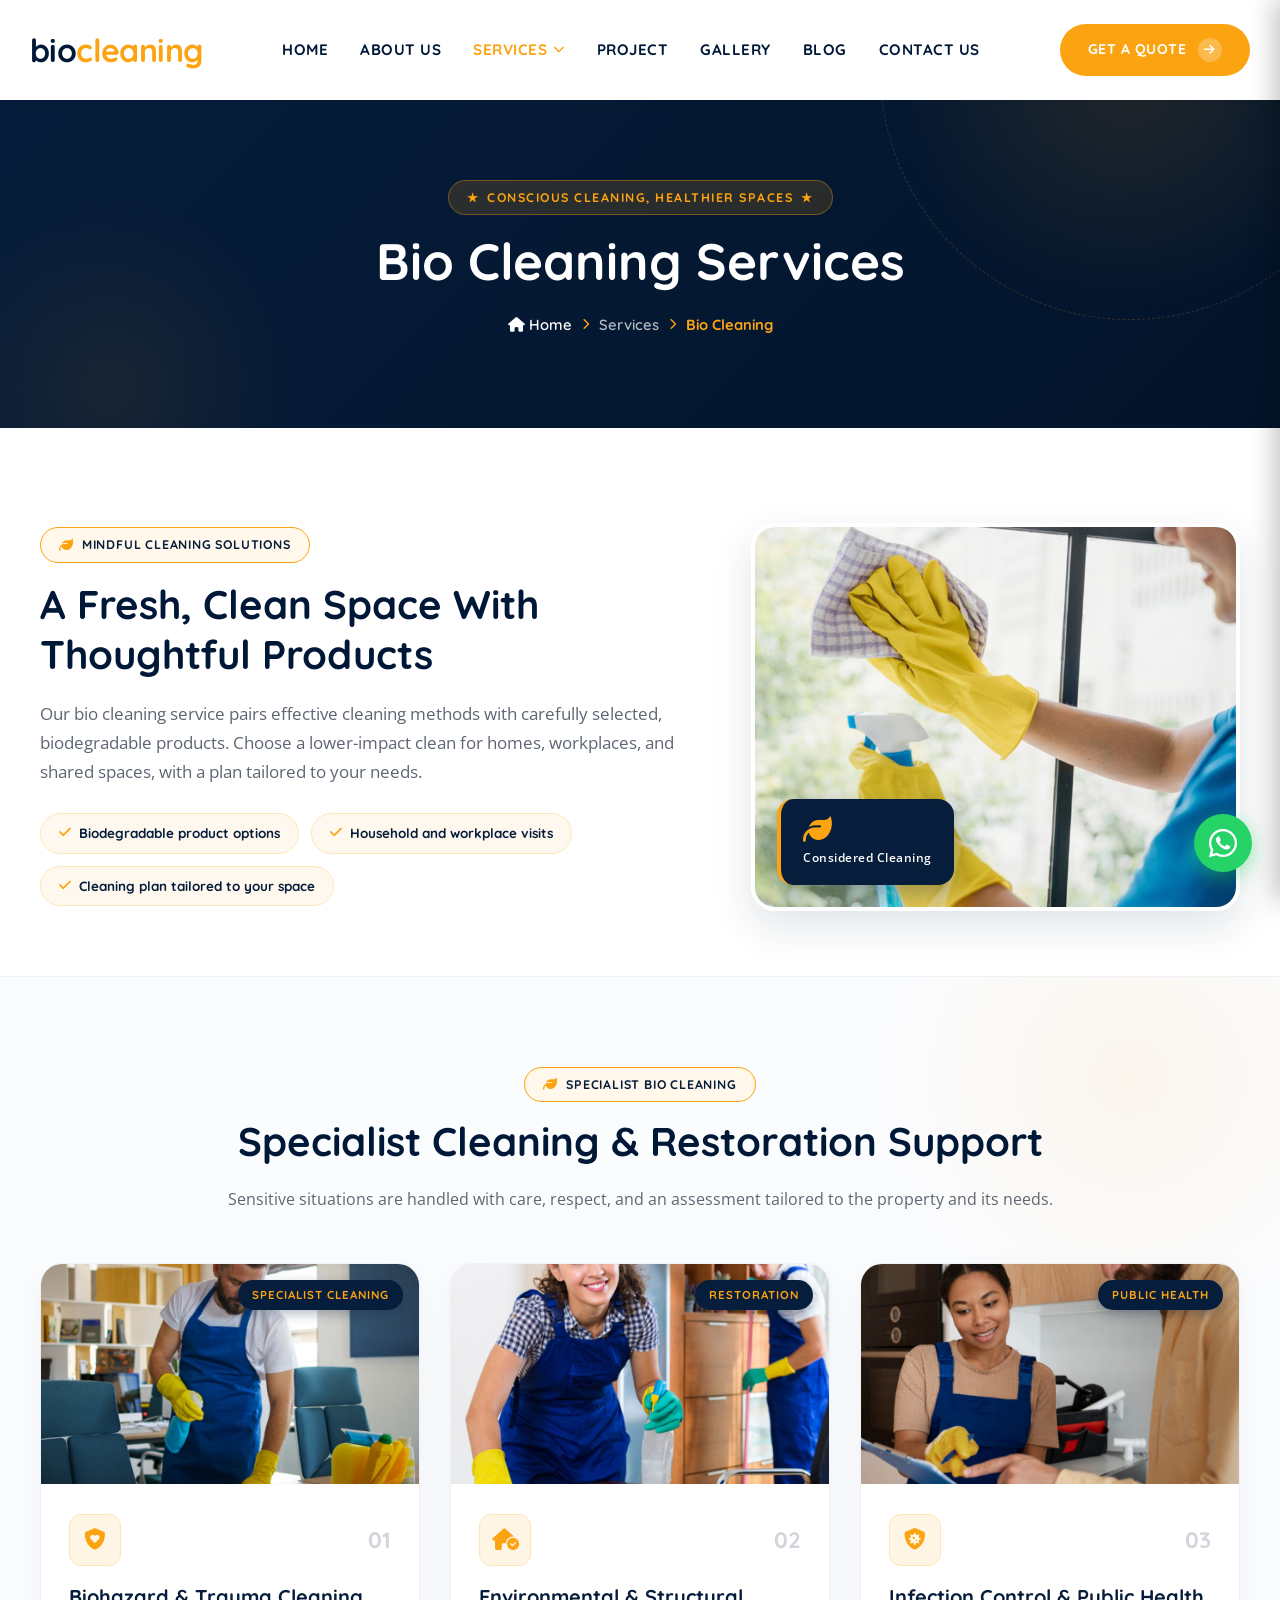
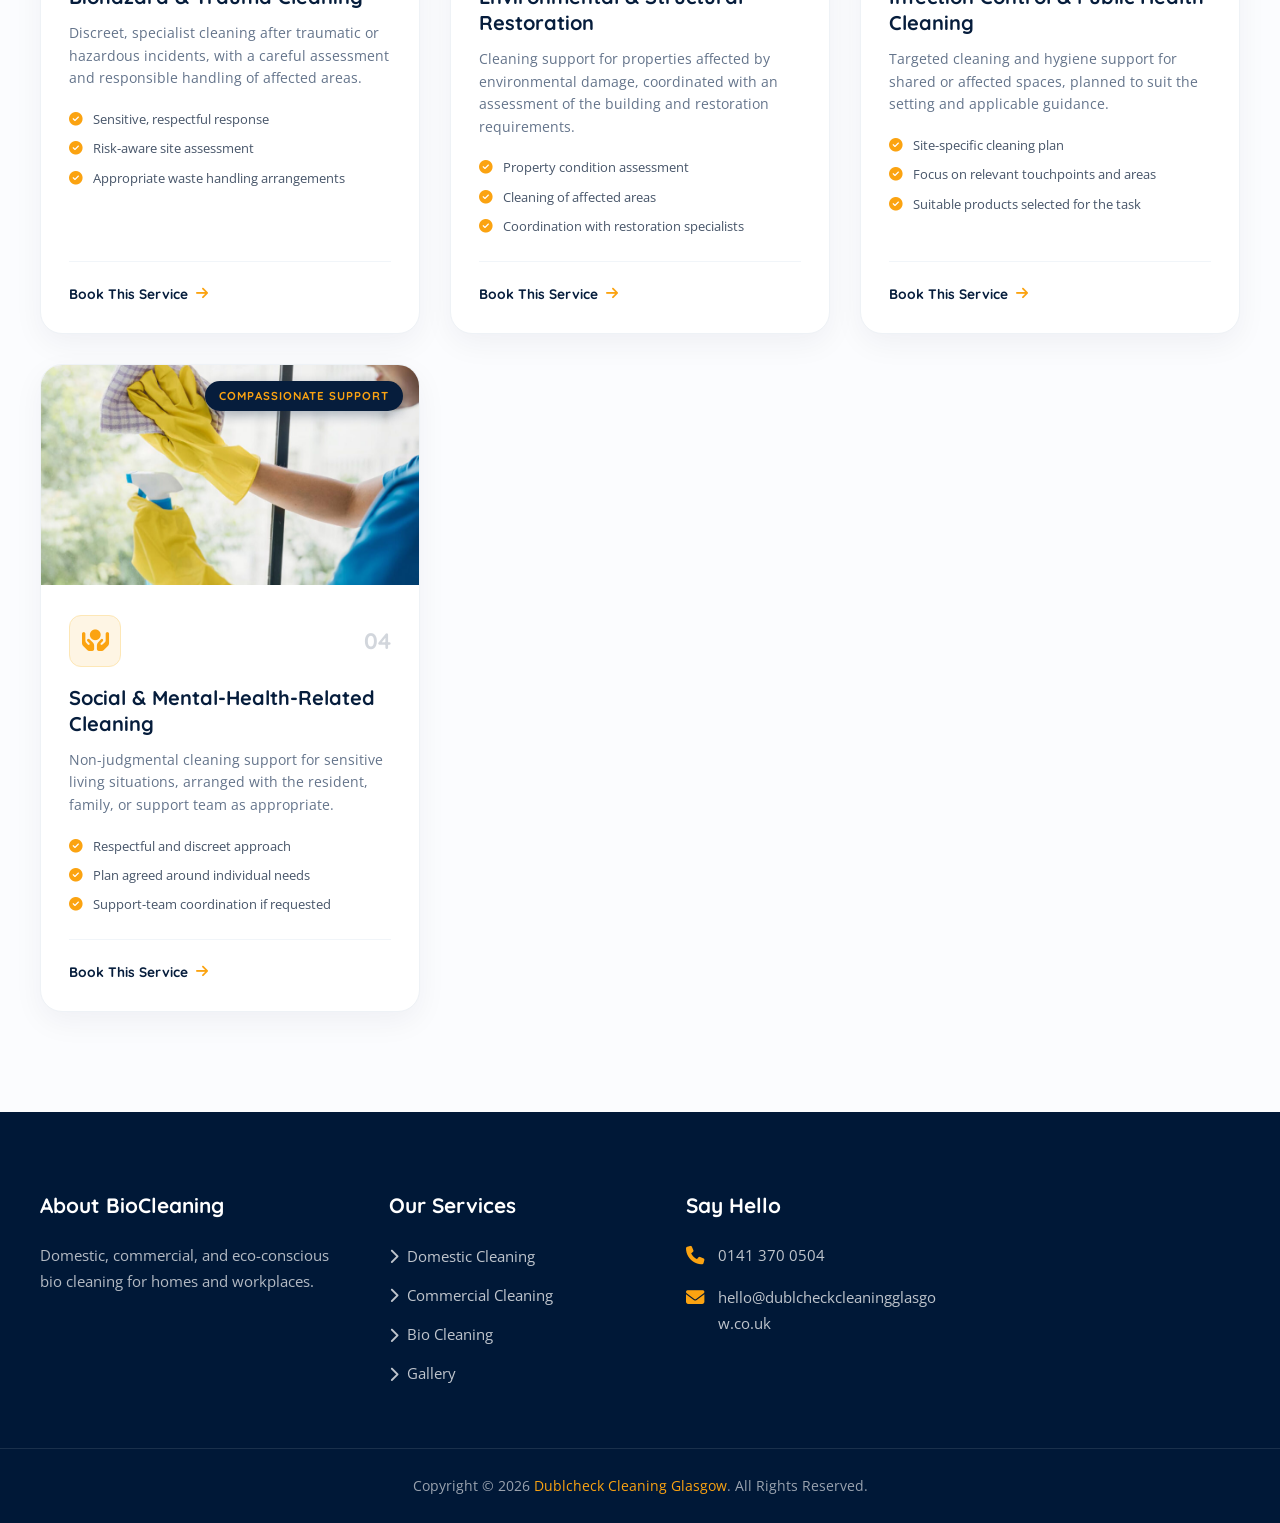
<file: bio-cleaning.html>
<!DOCTYPE html>
<html lang="en">
<head>
  <meta charset="UTF-8">
  <meta name="viewport" content="width=device-width, initial-scale=1.0">
  <title>Bio Cleaning Services - BioCleaning</title>
  <link rel="icon" type="image/png" href="assets/images/cropped-fevicon-32x32.png">
  <link rel="preconnect" href="https://fonts.googleapis.com">
  <link rel="preconnect" href="https://fonts.gstatic.com" crossorigin>
  <link href="https://fonts.googleapis.com/css2?family=Caveat:wght@600;700&family=Open+Sans:wght@400;500;600;700&family=Quicksand:wght@600;700&display=swap" rel="stylesheet">
  <link rel="stylesheet" href="https://cdnjs.cloudflare.com/ajax/libs/font-awesome/6.5.1/css/all.min.css">
  <link rel="stylesheet" href="css/style.css?v=8.5">
  <link rel="stylesheet" href="css/responsive.css?v=8.5">
</head>
<body class="page-service-detail">
  <header class="site-header">
    <div class="header-container">
      <a href="index.html" class="logo-area text-logo">
        <span class="logo-text">bio<span class="logo-accent">cleaning</span></span>
      </a>
      <nav class="main-nav">
        <ul class="nav-list">
          <li class="nav-item"><a href="index.html" class="nav-link">Home</a></li>
          <li class="nav-item"><a href="about.html" class="nav-link">About Us</a></li>
          <li class="nav-item nav-item-has-mega active">
            <a href="bio-cleaning.html" class="nav-link">Services <i class="fa-solid fa-chevron-down"></i></a>
            <div class="dropdown-mega-menu">
              <div class="mega-menu-grid">
                <div class="mega-menu-column commercial-column">
                  <div class="mega-column-header"><span class="mega-header-icon"><i class="fa-solid fa-building"></i></span><div class="mega-header-title"><h4>Commercial Cleaning</h4><small>Enterprise &amp; Facility</small></div></div>
                  <ul class="mega-service-list">
                    <li><a href="commercial-cleaning.html#office"><i class="fa-solid fa-chevron-right"></i> Office &amp; Workspace</a></li>
                    <li><a href="commercial-cleaning.html#facility"><i class="fa-solid fa-chevron-right"></i> Facility Maintenance</a></li>
                    <li><a href="commercial-cleaning.html#clinic"><i class="fa-solid fa-chevron-right"></i> Clinic Sanitization</a></li>
                  </ul>
                  <a href="commercial-cleaning.html" class="mega-col-footer-btn"><span>Explore Commercial</span><i class="fa-solid fa-arrow-right"></i></a>
                </div>
                <div class="mega-menu-column domestic-column">
                  <div class="mega-column-header"><span class="mega-header-icon"><i class="fa-solid fa-house-chimney"></i></span><div class="mega-header-title"><h4>Domestic Cleaning</h4><small>Home &amp; Residential</small></div></div>
                  <ul class="mega-service-list">
                    <li><a href="domestic-cleaning.html#house"><i class="fa-solid fa-chevron-right"></i> House &amp; Apartment</a></li>
                    <li><a href="domestic-cleaning.html#kitchen"><i class="fa-solid fa-chevron-right"></i> Kitchen &amp; Oven</a></li>
                    <li><a href="domestic-cleaning.html#carpet"><i class="fa-solid fa-chevron-right"></i> Carpet &amp; Upholstery</a></li>
                  </ul>
                  <a href="domestic-cleaning.html" class="mega-col-footer-btn"><span>Explore Domestic</span><i class="fa-solid fa-arrow-right"></i></a>
                </div>
                <div class="mega-menu-column bio-column">
                  <div class="mega-column-header"><span class="mega-header-icon"><i class="fa-solid fa-leaf"></i></span><div class="mega-header-title"><h4>Bio Cleaning</h4><small>Eco-Friendly &amp; Hygienic</small></div></div>
                  <ul class="mega-service-list">
                    <li><a href="#biohazard"><i class="fa-solid fa-chevron-right"></i> Biohazard &amp; Trauma Cleaning</a></li>
                    <li><a href="#restoration"><i class="fa-solid fa-chevron-right"></i> Environmental &amp; Structural Restoration</a></li>
                    <li><a href="#infection-control"><i class="fa-solid fa-chevron-right"></i> Infection Control &amp; Public Health</a></li>
                    <li><a href="#social-support"><i class="fa-solid fa-chevron-right"></i> Social &amp; Mental-Health-Related Cleaning</a></li>
                  </ul>
                  <a href="bio-cleaning.html" class="mega-col-footer-btn"><span>Explore Bio Cleaning</span><i class="fa-solid fa-arrow-right"></i></a>
                </div>
              </div>
            </div>
          </li>
          <li class="nav-item"><a href="projects.html" class="nav-link">Project</a></li>
          <li class="nav-item"><a href="gallery.html" class="nav-link">Gallery</a></li>
          <li class="nav-item"><a href="blog.html" class="nav-link">Blog</a></li>
          <li class="nav-item"><a href="contact.html" class="nav-link">Contact Us</a></li>
        </ul>
      </nav>
      <div class="header-right">
        <a href="index.html#bookingCard" class="btn btn-primary header-quote-btn"><span>Get a Quote</span><span class="btn-arrow"><i class="fa-solid fa-arrow-right"></i></span></a>
        <button class="hamburger-btn" aria-label="Toggle Menu"><i class="fa-solid fa-bars"></i></button>
      </div>
    </div>
  </header>

  <div class="drawer-backdrop"></div>
  <aside class="mobile-drawer">
    <div class="mobile-drawer-header">
      <div class="mobile-logo text-logo"><a href="index.html" class="logo-text logo-text-white">bio<span class="logo-accent">cleaning</span></a></div>
      <button class="mobile-close-btn" aria-label="Close Menu"><i class="fa-solid fa-xmark"></i></button>
    </div>
    <ul class="mobile-nav-list">
      <li class="mobile-nav-item"><a href="index.html">Home</a></li>
      <li class="mobile-nav-item"><a href="about.html">About Us</a></li>
      <li class="mobile-nav-item active mobile-nav-has-sub">
        <a href="bio-cleaning.html" class="mobile-sub-toggle">Our Services <i class="fa-solid fa-chevron-down"></i></a>
        <div class="mobile-sub-menu">
          <div class="mobile-sub-column"><span class="mobile-sub-header"><i class="fa-solid fa-building"></i> Commercial Cleaning</span><ul class="mobile-sub-items"><li><a href="commercial-cleaning.html#office"><i class="fa-solid fa-angle-right"></i> Office &amp; Workspace</a></li><li><a href="commercial-cleaning.html#facility"><i class="fa-solid fa-angle-right"></i> Facility Maintenance</a></li><li><a href="commercial-cleaning.html#clinic"><i class="fa-solid fa-angle-right"></i> Clinic Sanitization</a></li></ul></div>
          <div class="mobile-sub-column"><span class="mobile-sub-header"><i class="fa-solid fa-house-chimney"></i> Domestic Cleaning</span><ul class="mobile-sub-items"><li><a href="domestic-cleaning.html#house"><i class="fa-solid fa-angle-right"></i> House &amp; Apartment</a></li><li><a href="domestic-cleaning.html#kitchen"><i class="fa-solid fa-angle-right"></i> Kitchen &amp; Oven</a></li><li><a href="domestic-cleaning.html#carpet"><i class="fa-solid fa-angle-right"></i> Carpet &amp; Upholstery</a></li></ul></div>
          <div class="mobile-sub-column"><span class="mobile-sub-header"><i class="fa-solid fa-leaf"></i> Bio Cleaning</span><ul class="mobile-sub-items"><li><a href="#biohazard"><i class="fa-solid fa-angle-right"></i> Biohazard &amp; Trauma Cleaning</a></li><li><a href="#restoration"><i class="fa-solid fa-angle-right"></i> Environmental &amp; Structural Restoration</a></li><li><a href="#infection-control"><i class="fa-solid fa-angle-right"></i> Infection Control &amp; Public Health</a></li><li><a href="#social-support"><i class="fa-solid fa-angle-right"></i> Social &amp; Mental-Health-Related Cleaning</a></li></ul></div>
        </div>
      </li>
      <li class="mobile-nav-item"><a href="projects.html">Projects</a></li>
      <li class="mobile-nav-item"><a href="gallery.html">Gallery</a></li>
      <li class="mobile-nav-item"><a href="contact.html">Contact Us</a></li>
    </ul>
  </aside>

  <main>
    <section class="page-banner-section">
      <div class="page-banner-circle page-banner-circle-tr" aria-hidden="true"></div>
      <div class="page-banner-circle page-banner-circle-bl" aria-hidden="true"></div>
      <div class="container">
        <div class="page-banner-content text-center">
          <div class="page-banner-badge"><span class="badge-sparkle">★</span><span>CONSCIOUS CLEANING, HEALTHIER SPACES</span><span class="badge-sparkle">★</span></div>
          <h1 class="page-banner-title">Bio Cleaning <span class="title-highlight">Services</span></h1>
          <div class="page-banner-breadcrumb"><a href="index.html"><i class="fa-solid fa-house"></i> Home</a><span class="breadcrumb-separator"><i class="fa-solid fa-chevron-right"></i></span><span>Services</span><span class="breadcrumb-separator"><i class="fa-solid fa-chevron-right"></i></span><span class="breadcrumb-current">Bio Cleaning</span></div>
        </div>
      </div>
    </section>

    <section class="service-intro-section">
      <div class="container">
        <div class="service-intro-grid">
          <div class="service-intro-content">
            <div class="about-agency-kicker"><span class="about-kicker-pill"><i class="fa-solid fa-leaf"></i><span>MINDFUL CLEANING SOLUTIONS</span></span></div>
            <h2 class="main-title">A Fresh, Clean Space With <span class="title-highlight">Thoughtful Products</span></h2>
            <p class="service-lead-p">Our bio cleaning service pairs effective cleaning methods with carefully selected, biodegradable products. Choose a lower-impact clean for homes, workplaces, and shared spaces, with a plan tailored to your needs.</p>
            <div class="service-key-benefits">
              <div class="benefit-chip"><i class="fa-solid fa-check"></i> Biodegradable product options</div>
              <div class="benefit-chip"><i class="fa-solid fa-check"></i> Household and workplace visits</div>
              <div class="benefit-chip"><i class="fa-solid fa-check"></i> Cleaning plan tailored to your space</div>
            </div>
          </div>
          <div class="service-intro-media">
            <div class="service-media-frame">
              <img src="assets/images/service-img-06-880x620.jpg" alt="Bio-based cleaning products and fresh, clean surfaces" class="service-hero-img">
              <div class="service-frame-badge"><span class="badge-num"><i class="fa-solid fa-leaf"></i></span><span class="badge-txt">Considered Cleaning</span></div>
            </div>
          </div>
        </div>
      </div>
    </section>

    <section class="service-offerings-section">
      <div class="services-ambient-circle" aria-hidden="true"></div>
      <div class="container">
        <div class="section-header text-center">
          <div class="about-kicker-pill" style="margin: 0 auto 14px;"><i class="fa-solid fa-leaf"></i><span>SPECIALIST BIO CLEANING</span></div>
          <h2 class="main-title">Specialist Cleaning &amp; <span class="title-highlight">Restoration Support</span></h2>
          <p class="section-subtext">Sensitive situations are handled with care, respect, and an assessment tailored to the property and its needs.</p>
        </div>
        <div class="services-catalog-grid">
          <div class="service-card-item" id="biohazard">
            <div class="service-card-img-wrap"><img src="assets/images/service-img-01-880x620.jpg" alt="Specialist biohazard and trauma cleaning service"><span class="service-category-tag">Specialist Cleaning</span></div>
            <div class="service-card-body">
              <div class="service-card-icon-strip"><div class="service-icon-box"><i class="fa-solid fa-shield-heart"></i></div><span class="service-card-num">01</span></div>
              <h3 class="service-card-title">Biohazard &amp; Trauma Cleaning</h3>
              <p class="service-card-desc">Discreet, specialist cleaning after traumatic or hazardous incidents, with a careful assessment and responsible handling of affected areas.</p>
              <ul class="service-checklist"><li><i class="fa-solid fa-circle-check"></i> Sensitive, respectful response</li><li><i class="fa-solid fa-circle-check"></i> Risk-aware site assessment</li><li><i class="fa-solid fa-circle-check"></i> Appropriate waste handling arrangements</li></ul>
              <div class="service-card-footer"><a href="index.html#bookingCard" class="service-book-btn"><span>Book This Service</span><i class="fa-solid fa-arrow-right"></i></a></div>
            </div>
          </div>
          <div class="service-card-item" id="restoration">
            <div class="service-card-img-wrap"><img src="assets/images/service-img-04-880x620.jpg" alt="Environmental and structural restoration cleaning"><span class="service-category-tag">Restoration</span></div>
            <div class="service-card-body">
              <div class="service-card-icon-strip"><div class="service-icon-box"><i class="fa-solid fa-house-circle-check"></i></div><span class="service-card-num">02</span></div>
              <h3 class="service-card-title">Environmental &amp; Structural Restoration</h3>
              <p class="service-card-desc">Cleaning support for properties affected by environmental damage, coordinated with an assessment of the building and restoration requirements.</p>
              <ul class="service-checklist"><li><i class="fa-solid fa-circle-check"></i> Property condition assessment</li><li><i class="fa-solid fa-circle-check"></i> Cleaning of affected areas</li><li><i class="fa-solid fa-circle-check"></i> Coordination with restoration specialists</li></ul>
              <div class="service-card-footer"><a href="index.html#bookingCard" class="service-book-btn"><span>Book This Service</span><i class="fa-solid fa-arrow-right"></i></a></div>
            </div>
          </div>
          <div class="service-card-item" id="infection-control">
            <div class="service-card-img-wrap"><img src="assets/images/service-img-09-880x620.jpg" alt="Infection control and public health cleaning"><span class="service-category-tag">Public Health</span></div>
            <div class="service-card-body">
              <div class="service-card-icon-strip"><div class="service-icon-box"><i class="fa-solid fa-shield-virus"></i></div><span class="service-card-num">03</span></div>
              <h3 class="service-card-title">Infection Control &amp; Public Health Cleaning</h3>
              <p class="service-card-desc">Targeted cleaning and hygiene support for shared or affected spaces, planned to suit the setting and applicable guidance.</p>
              <ul class="service-checklist"><li><i class="fa-solid fa-circle-check"></i> Site-specific cleaning plan</li><li><i class="fa-solid fa-circle-check"></i> Focus on relevant touchpoints and areas</li><li><i class="fa-solid fa-circle-check"></i> Suitable products selected for the task</li></ul>
              <div class="service-card-footer"><a href="index.html#bookingCard" class="service-book-btn"><span>Book This Service</span><i class="fa-solid fa-arrow-right"></i></a></div>
            </div>
          </div>
          <div class="service-card-item" id="social-support">
            <div class="service-card-img-wrap"><img src="assets/images/service-img-06-880x620.jpg" alt="Respectful cleaning support for sensitive living situations"><span class="service-category-tag">Compassionate Support</span></div>
            <div class="service-card-body">
              <div class="service-card-icon-strip"><div class="service-icon-box"><i class="fa-solid fa-hands-holding-circle"></i></div><span class="service-card-num">04</span></div>
              <h3 class="service-card-title">Social &amp; Mental-Health-Related Cleaning</h3>
              <p class="service-card-desc">Non-judgmental cleaning support for sensitive living situations, arranged with the resident, family, or support team as appropriate.</p>
              <ul class="service-checklist"><li><i class="fa-solid fa-circle-check"></i> Respectful and discreet approach</li><li><i class="fa-solid fa-circle-check"></i> Plan agreed around individual needs</li><li><i class="fa-solid fa-circle-check"></i> Support-team coordination if requested</li></ul>
              <div class="service-card-footer"><a href="index.html#bookingCard" class="service-book-btn"><span>Book This Service</span><i class="fa-solid fa-arrow-right"></i></a></div>
            </div>
          </div>
        </div>
      </div>
    </section>
  </main>

  <footer id="footer" class="site-footer">
    <div class="footer-widgets-area"><div class="container"><div class="footer-grid">
      <div class="footer-col"><h4 class="footer-widget-title">About BioCleaning</h4><p class="footer-widget-desc">Domestic, commercial, and eco-conscious bio cleaning for homes and workplaces.</p></div>
      <div class="footer-col"><h4 class="footer-widget-title">Our Services</h4><ul class="footer-links-list"><li><a href="domestic-cleaning.html"><i class="fa-solid fa-chevron-right"></i> Domestic Cleaning</a></li><li><a href="commercial-cleaning.html"><i class="fa-solid fa-chevron-right"></i> Commercial Cleaning</a></li><li><a href="bio-cleaning.html"><i class="fa-solid fa-chevron-right"></i> Bio Cleaning</a></li><li><a href="gallery.html"><i class="fa-solid fa-chevron-right"></i> Gallery</a></li></ul></div>
      <div class="footer-col"><h4 class="footer-widget-title">Say Hello</h4><div class="contact-lines"><div class="contact-line"><i class="fa-solid fa-phone"></i><a href="tel:+441413700504">0141 370 0504</a></div><div class="contact-line"><i class="fa-solid fa-envelope"></i><a href="mailto:hello@dublcheckcleaningglasgow.co.uk">hello@dublcheckcleaningglasgow.co.uk</a></div></div></div>
    </div></div></div>
    <div class="footer-bottom-bar"><div class="container"><p>Copyright © 2026 <a href="index.html">Dublcheck Cleaning Glasgow</a>. All Rights Reserved.</p></div></div>
  </footer>
  <a href="https://wa.me/441413700504" class="whatsapp-float-btn" target="_blank" rel="noopener" aria-label="Chat on WhatsApp"><i class="fa-brands fa-whatsapp"></i></a>
  <script src="js/main.js?v=7.1"></script>
</body>
</html>
</file>
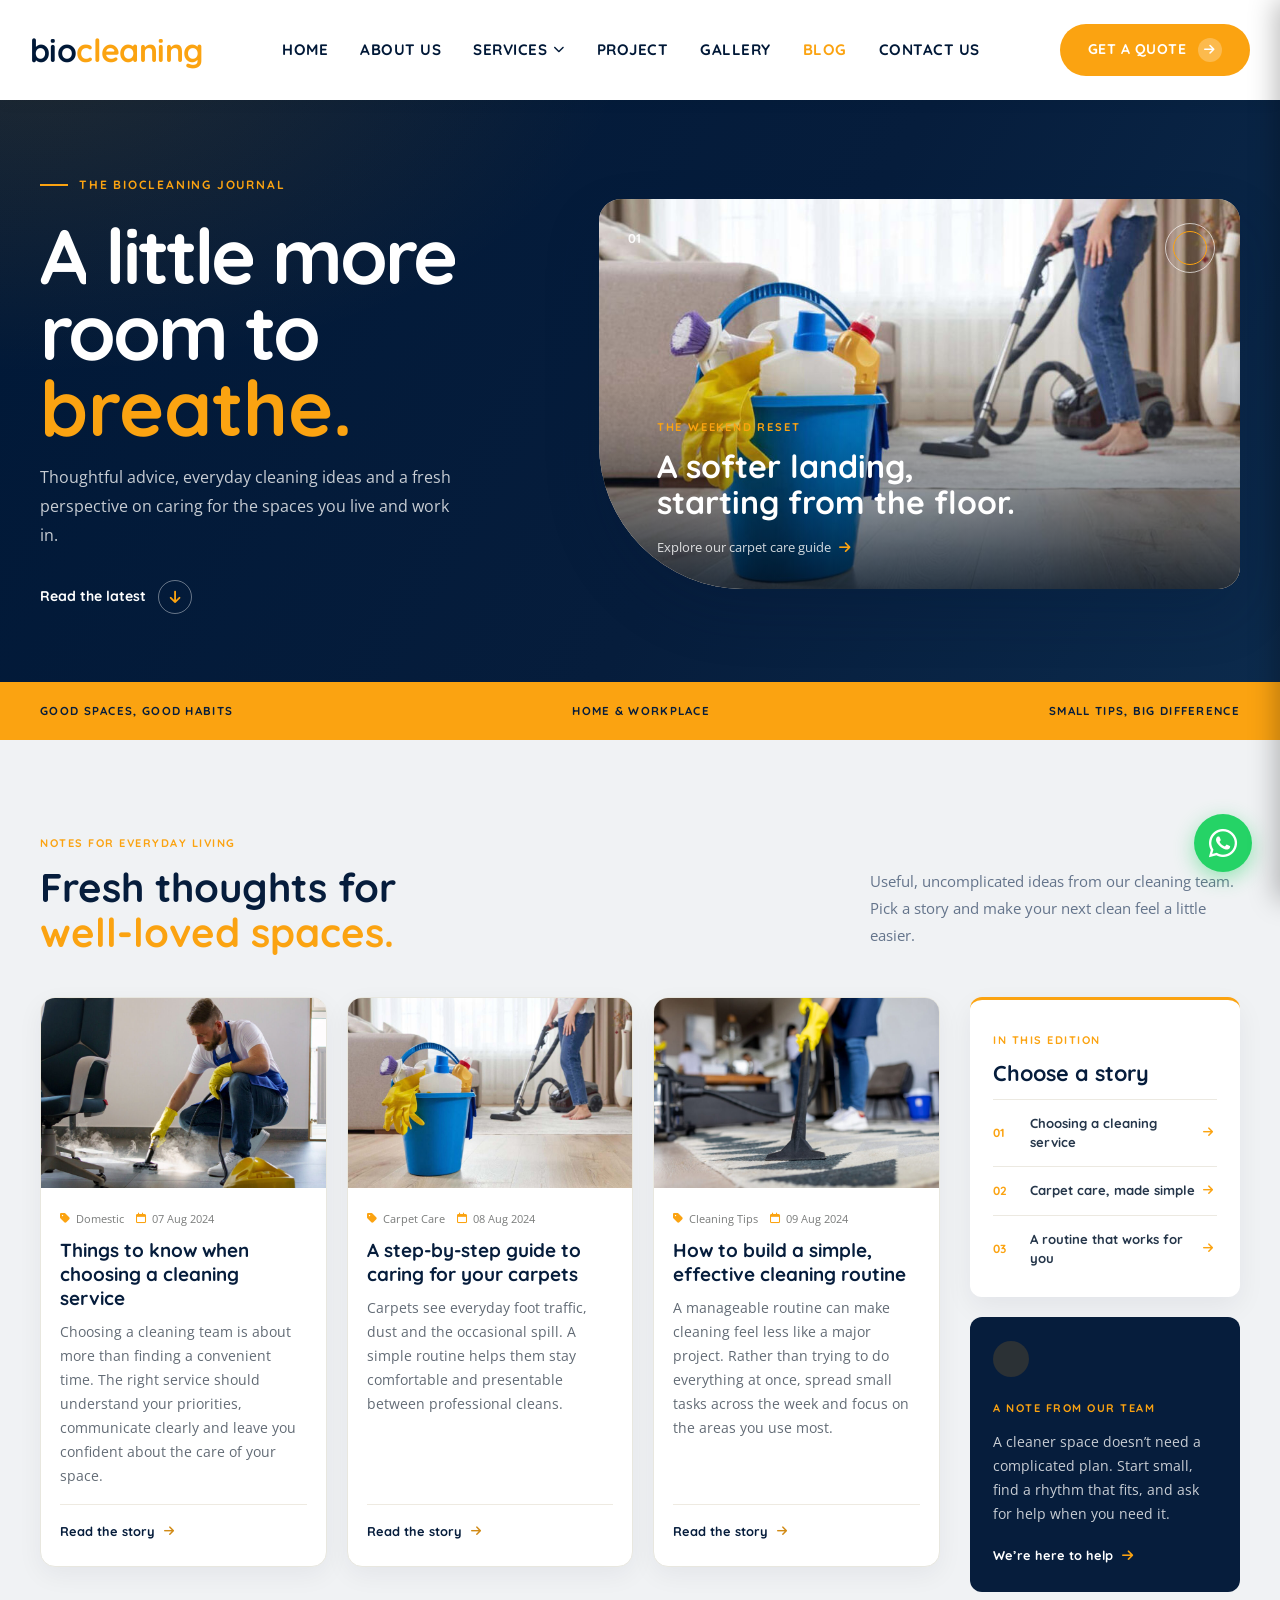
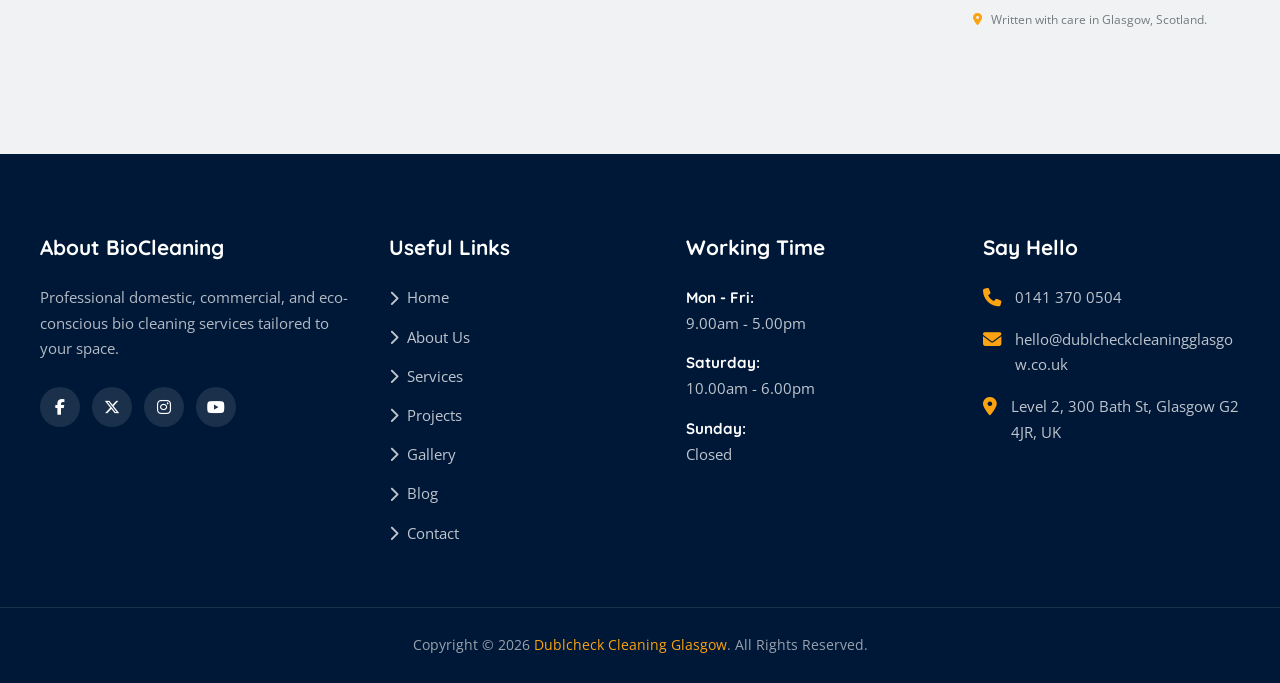
<file: blog.html>
<!DOCTYPE html>
<html lang="en">
<head>
  <meta charset="UTF-8">
  <meta name="viewport" content="width=device-width, initial-scale=1.0">
  <meta name="description" content="Cleaning advice, practical tips and insights from the BioCleaning team in Glasgow.">
  <title>Cleaning Tips &amp; Insights - BioCleaning</title>
  <link rel="icon" type="image/png" href="assets/images/cropped-fevicon-32x32.png">
  <link rel="preconnect" href="https://fonts.googleapis.com">
  <link rel="preconnect" href="https://fonts.gstatic.com" crossorigin>
  <link href="https://fonts.googleapis.com/css2?family=Caveat:wght@600;700&family=Open+Sans:wght@400;500;600;700&family=Quicksand:wght@600;700&display=swap" rel="stylesheet">
  <link rel="stylesheet" href="https://cdnjs.cloudflare.com/ajax/libs/font-awesome/6.5.1/css/all.min.css">
  <link rel="stylesheet" href="css/style.css?v=8.5">
  <link rel="stylesheet" href="css/responsive.css?v=8.5">
</head>
<body class="page-blog">
  <header class="site-header">
    <div class="header-container">
      <a href="index.html" class="logo-area text-logo"><span class="logo-text">bio<span class="logo-accent">cleaning</span></span></a>
      <nav class="main-nav" aria-label="Main navigation">
        <ul class="nav-list">
          <li class="nav-item"><a href="index.html" class="nav-link">Home</a></li>
          <li class="nav-item"><a href="about.html" class="nav-link">About Us</a></li>
          <li class="nav-item nav-item-has-mega">
            <a href="index.html#services" class="nav-link">Services <i class="fa-solid fa-chevron-down"></i></a>
            <div class="dropdown-mega-menu">
              <div class="mega-menu-grid">
                <div class="mega-menu-column commercial-column">
                  <div class="mega-column-header"><span class="mega-header-icon"><i class="fa-solid fa-building"></i></span><div class="mega-header-title"><h4>Commercial Cleaning</h4><small>Enterprise &amp; Facility</small></div></div>
                  <ul class="mega-service-list"><li><a href="commercial-cleaning.html#office"><i class="fa-solid fa-chevron-right"></i> Office &amp; Workspace</a></li><li><a href="commercial-cleaning.html#facility"><i class="fa-solid fa-chevron-right"></i> Facility Maintenance</a></li><li><a href="commercial-cleaning.html#floor"><i class="fa-solid fa-chevron-right"></i> Commercial Floor Cleaning</a></li></ul>
                  <a href="commercial-cleaning.html" class="mega-col-footer-btn"><span>Explore Commercial</span><i class="fa-solid fa-arrow-right"></i></a>
                </div>
                <div class="mega-menu-column domestic-column">
                  <div class="mega-column-header"><span class="mega-header-icon"><i class="fa-solid fa-house-chimney"></i></span><div class="mega-header-title"><h4>Domestic Cleaning</h4><small>Home &amp; Residential</small></div></div>
                  <ul class="mega-service-list"><li><a href="domestic-cleaning.html#house"><i class="fa-solid fa-chevron-right"></i> House &amp; Apartment</a></li><li><a href="domestic-cleaning.html#kitchen"><i class="fa-solid fa-chevron-right"></i> Kitchen &amp; Oven</a></li><li><a href="domestic-cleaning.html#carpet"><i class="fa-solid fa-chevron-right"></i> Carpet &amp; Upholstery</a></li></ul>
                  <a href="domestic-cleaning.html" class="mega-col-footer-btn"><span>Explore Domestic</span><i class="fa-solid fa-arrow-right"></i></a>
                </div>
                <div class="mega-menu-column bio-column">
                  <div class="mega-column-header"><span class="mega-header-icon"><i class="fa-solid fa-leaf"></i></span><div class="mega-header-title"><h4>Bio Cleaning</h4><small>Eco-Friendly &amp; Hygienic</small></div></div>
                  <ul class="mega-service-list"><li><a href="bio-cleaning.html#biohazard"><i class="fa-solid fa-chevron-right"></i> Biohazard &amp; Trauma</a></li><li><a href="bio-cleaning.html#restoration"><i class="fa-solid fa-chevron-right"></i> Environmental Restoration</a></li><li><a href="bio-cleaning.html#infection-control"><i class="fa-solid fa-chevron-right"></i> Infection Control</a></li></ul>
                  <a href="bio-cleaning.html" class="mega-col-footer-btn"><span>Explore Bio Cleaning</span><i class="fa-solid fa-arrow-right"></i></a>
                </div>
              </div>
            </div>
          </li>
          <li class="nav-item"><a href="projects.html" class="nav-link">Project</a></li>
          <li class="nav-item"><a href="gallery.html" class="nav-link">Gallery</a></li>
          <li class="nav-item active"><a href="blog.html" class="nav-link" aria-current="page">Blog</a></li>
          <li class="nav-item"><a href="contact.html" class="nav-link">Contact Us</a></li>
        </ul>
      </nav>
      <div class="header-right">
        <a href="contact.html#contact-form" class="btn btn-primary header-quote-btn"><span>Get a Quote</span><span class="btn-arrow"><i class="fa-solid fa-arrow-right"></i></span></a>
        <button class="hamburger-btn" aria-label="Toggle Menu"><i class="fa-solid fa-bars"></i></button>
      </div>
    </div>
  </header>

  <div class="drawer-backdrop"></div>
  <aside class="mobile-drawer">
    <div class="mobile-drawer-header">
      <div class="mobile-logo text-logo"><a href="index.html" class="logo-text logo-text-white">bio<span class="logo-accent">cleaning</span></a></div>
      <button class="mobile-close-btn" aria-label="Close Menu"><i class="fa-solid fa-xmark"></i></button>
    </div>
    <ul class="mobile-nav-list">
      <li class="mobile-nav-item"><a href="index.html">Home</a></li>
      <li class="mobile-nav-item"><a href="about.html">About Us</a></li>
      <li class="mobile-nav-item"><a href="index.html#services">Services</a></li>
      <li class="mobile-nav-item"><a href="projects.html">Projects</a></li>
      <li class="mobile-nav-item"><a href="gallery.html">Gallery</a></li>
      <li class="mobile-nav-item active"><a href="blog.html" aria-current="page">Blog</a></li>
      <li class="mobile-nav-item"><a href="contact.html">Contact Us</a></li>
    </ul>
    <div class="mobile-drawer-footer">
      <div class="mobile-contact-item"><i class="fa-solid fa-phone"></i><a href="tel:+441413700504">0141 370 0504</a></div>
      <div class="mobile-contact-item"><i class="fa-solid fa-envelope"></i><a href="mailto:hello@dublcheckcleaningglasgow.co.uk">hello@dublcheckcleaningglasgow.co.uk</a></div>
      <div class="mobile-contact-item"><i class="fa-solid fa-location-dot"></i><span>Level 2, 300 Bath St, Glasgow G2 4JR, UK</span></div>
    </div>
  </aside>

  <main>
    <section class="blog-editorial-hero">
      <div class="container blog-editorial-hero-inner">
        <div class="blog-editorial-copy">
          <div class="blog-editorial-kicker cc-fade-reveal"><span></span> THE BIOCLEANING JOURNAL</div>
          <h1 class="main-title" aria-label="A little more room to breathe.">A little more<br>room to <em>breathe.</em></h1>
          <p class="cc-fade-reveal">Thoughtful advice, everyday cleaning ideas and a fresh perspective on caring for the spaces you live and work in.</p>
          <a href="#latest-articles" class="blog-hero-link cc-fade-reveal">Read the latest <i class="fa-solid fa-arrow-down"></i></a>
        </div>
        <a href="#cleaning-your-carpets" class="blog-feature-visual" aria-label="Read our carpet care guide">
          <img src="assets/images/blog-img-02-880x620.jpg" alt="Fresh carpet in a carefully cleaned room">
          <span class="blog-feature-orbit" aria-hidden="true"></span>
          <span class="blog-feature-caption"><small>THE WEEKEND RESET</small><strong>A softer landing,<br>starting from the floor.</strong><span>Explore our carpet care guide <i class="fa-solid fa-arrow-right"></i></span></span>
          <span class="blog-feature-index" aria-hidden="true">01</span>
        </a>
      </div>
      <div class="blog-editorial-ticker" aria-label="Journal topics">
        <div class="container">
          <span>GOOD SPACES, GOOD HABITS</span><i class="fa-solid fa-sparkles" aria-hidden="true"></i><span>HOME &amp; WORKPLACE</span><i class="fa-solid fa-sparkles" aria-hidden="true"></i><span>SMALL TIPS, BIG DIFFERENCE</span>
        </div>
      </div>
    </section>

    <section class="blog-section blog-page-section">
      <div class="container">
        <div class="blog-editorial-heading" id="latest-articles">
          <div><span class="blog-editorial-label cc-fade-reveal">NOTES FOR EVERYDAY LIVING</span><h2 class="main-title" aria-label="Fresh thoughts for well-loved spaces.">Fresh thoughts for<br><em>well-loved spaces.</em></h2></div>
          <p class="cc-fade-reveal">Useful, uncomplicated ideas from our cleaning team. Pick a story and make your next clean feel a little easier.</p>
        </div>
        <div class="blog-editorial-layout">
        <div class="blog-articles-list">
          <article class="blog-article-detail" id="choosing-a-cleaning-service">
            <div class="blog-article-image"><img src="assets/images/blog-img-01-880x620.jpg" alt="Bright and tidy living room" loading="lazy"></div>
            <div class="blog-article-content">
              <div class="blog-meta"><span><i class="fa-solid fa-tag"></i> Domestic</span><span><i class="fa-regular fa-calendar"></i> 07 Aug 2024</span></div>
              <h2 class="main-title">Things to know when choosing a cleaning service</h2>
              <p class="cc-fade-reveal">Choosing a cleaning team is about more than finding a convenient time. The right service should understand your priorities, communicate clearly and leave you confident about the care of your space.</p>
              <details class="blog-full-article">
                <summary>Read the story <i class="fa-solid fa-arrow-right"></i></summary>
                <div class="blog-full-article-body">
                  <h3>Start with your needs</h3>
                  <p>Make a short list of the rooms or tasks that matter most. Think about whether you need a regular visit, a one-off deep clean, help before a move, or a specialist service. Sharing these details makes it easier to agree on a suitable scope.</p>
                  <h3>Ask about the visit</h3>
                  <p>Before booking, confirm what is included, what equipment and products are provided, how access is arranged and how changes to an appointment are handled. Clear expectations help the visit run smoothly.</p>
                  <p>Finally, choose a provider that welcomes questions and explains its approach. A good conversation is a helpful first sign that the service will be a good fit for your home.</p>
                  <a href="contact.html#contact-form" class="blog-article-cta">Talk to our team <i class="fa-solid fa-arrow-right"></i></a>
                </div>
              </details>
            </div>
          </article>
          <article class="blog-article-detail" id="cleaning-your-carpets">
            <div class="blog-article-image"><img src="assets/images/blog-img-02-880x620.jpg" alt="Carpet cleaning in progress" loading="lazy"></div>
            <div class="blog-article-content">
              <div class="blog-meta"><span><i class="fa-solid fa-tag"></i> Carpet Care</span><span><i class="fa-regular fa-calendar"></i> 08 Aug 2024</span></div>
              <h2 class="main-title">A step-by-step guide to caring for your carpets</h2>
              <p class="cc-fade-reveal">Carpets see everyday foot traffic, dust and the occasional spill. A simple routine helps them stay comfortable and presentable between professional cleans.</p>
              <details class="blog-full-article">
                <summary>Read the story <i class="fa-solid fa-arrow-right"></i></summary>
                <div class="blog-full-article-body">
                  <h3>Keep up with the basics</h3>
                  <p>Vacuum regularly, taking a little extra time in entrances and other busy areas. Use a doormat and follow any care instructions supplied with your carpet, especially before trying a new cleaning product.</p>
                  <h3>Act carefully on spills</h3>
                  <p>Blot a fresh spill gently with a clean, absorbent cloth rather than rubbing it into the fibres. Test any suitable carpet cleaner on a hidden area first, and avoid soaking the carpet or mixing cleaning products.</p>
                  <p>When dirt is embedded or you need a more thorough refresh, professional carpet cleaning can help restore the feel of your floors. The right method depends on the carpet material and its care guidance.</p>
                  <a href="domestic-cleaning.html#carpet" class="blog-article-cta">Explore carpet cleaning <i class="fa-solid fa-arrow-right"></i></a>
                </div>
              </details>
            </div>
          </article>
          <article class="blog-article-detail" id="a-simple-cleaning-routine">
            <div class="blog-article-image"><img src="assets/images/blog-img-03-880x620.jpg" alt="Cleaner preparing a room for service" loading="lazy"></div>
            <div class="blog-article-content">
              <div class="blog-meta"><span><i class="fa-solid fa-tag"></i> Cleaning Tips</span><span><i class="fa-regular fa-calendar"></i> 09 Aug 2024</span></div>
              <h2 class="main-title">How to build a simple, effective cleaning routine</h2>
              <p class="cc-fade-reveal">A manageable routine can make cleaning feel less like a major project. Rather than trying to do everything at once, spread small tasks across the week and focus on the areas you use most.</p>
              <details class="blog-full-article">
                <summary>Read the story <i class="fa-solid fa-arrow-right"></i></summary>
                <div class="blog-full-article-body">
                  <h3>Make a short, repeatable plan</h3>
                  <p>Start with everyday resets such as putting items away and wiping kitchen surfaces. Add a few weekly jobs—like vacuuming, bathroom care and changing towels—to a schedule that works for your household.</p>
                  <h3>Keep supplies organised</h3>
                  <p>Store appropriate cleaning supplies together and follow their labels. Never mix products, and use ventilation as directed. Adjust your routine seasonally or when your household’s needs change.</p>
                  <p>If your schedule is already full, a regular professional clean can take some recurring jobs off your list. You can choose a visit frequency and scope that suits your space.</p>
                  <a href="contact.html#contact-form" class="blog-article-cta">Ask about a cleaning plan <i class="fa-solid fa-arrow-right"></i></a>
                </div>
              </details>
            </div>
          </article>
        </div>
        <aside class="blog-editorial-sidebar">
          <div class="blog-sidebar-block">
            <span class="blog-editorial-label">IN THIS EDITION</span>
            <h2 class="main-title">Choose a story</h2>
            <a href="#choosing-a-cleaning-service" class="blog-sidebar-story"><span>01</span><strong>Choosing a cleaning service</strong><i class="fa-solid fa-arrow-right"></i></a>
            <a href="#cleaning-your-carpets" class="blog-sidebar-story"><span>02</span><strong>Carpet care, made simple</strong><i class="fa-solid fa-arrow-right"></i></a>
            <a href="#a-simple-cleaning-routine" class="blog-sidebar-story"><span>03</span><strong>A routine that works for you</strong><i class="fa-solid fa-arrow-right"></i></a>
          </div>
          <div class="blog-sidebar-note">
            <span class="blog-note-spark"><i class="fa-solid fa-sparkles"></i></span>
            <span class="blog-editorial-label">A NOTE FROM OUR TEAM</span>
            <p class="cc-fade-reveal">A cleaner space doesn’t need a complicated plan. Start small, find a rhythm that fits, and ask for help when you need it.</p>
            <a href="contact.html#contact-form">We’re here to help <i class="fa-solid fa-arrow-right"></i></a>
          </div>
          <div class="blog-sidebar-location"><i class="fa-solid fa-location-dot"></i><span>Written with care in Glasgow, Scotland.</span></div>
        </aside>
        </div>
      </div>
    </section>
  </main>

  <footer id="footer" class="site-footer">
    <div class="footer-widgets-area"><div class="container"><div class="footer-grid">
      <div class="footer-col"><h4 class="footer-widget-title">About BioCleaning</h4><p class="footer-widget-desc">Professional domestic, commercial, and eco-conscious bio cleaning services tailored to your space.</p><div class="social-links"><a href="#" class="social-btn" title="Facebook"><i class="fa-brands fa-facebook-f"></i></a><a href="#" class="social-btn" title="Twitter"><i class="fa-brands fa-x-twitter"></i></a><a href="#" class="social-btn" title="Instagram"><i class="fa-brands fa-instagram"></i></a><a href="#" class="social-btn" title="YouTube"><i class="fa-brands fa-youtube"></i></a></div></div>
      <div class="footer-col"><h4 class="footer-widget-title">Useful Links</h4><ul class="footer-links-list"><li><a href="index.html"><i class="fa-solid fa-chevron-right"></i> Home</a></li><li><a href="about.html"><i class="fa-solid fa-chevron-right"></i> About Us</a></li><li><a href="index.html#services"><i class="fa-solid fa-chevron-right"></i> Services</a></li><li><a href="projects.html"><i class="fa-solid fa-chevron-right"></i> Projects</a></li><li><a href="gallery.html"><i class="fa-solid fa-chevron-right"></i> Gallery</a></li><li><a href="blog.html"><i class="fa-solid fa-chevron-right"></i> Blog</a></li><li><a href="contact.html"><i class="fa-solid fa-chevron-right"></i> Contact</a></li></ul></div>
      <div class="footer-col"><h4 class="footer-widget-title">Working Time</h4><div class="working-hours-list"><div class="working-hour-item"><strong>Mon - Fri:</strong><span>9.00am - 5.00pm</span></div><div class="working-hour-item"><strong>Saturday:</strong><span>10.00am - 6.00pm</span></div><div class="working-hour-item"><strong>Sunday:</strong><span>Closed</span></div></div></div>
      <div class="footer-col"><h4 class="footer-widget-title">Say Hello</h4><div class="contact-lines"><div class="contact-line"><i class="fa-solid fa-phone"></i><a href="tel:+441413700504">0141 370 0504</a></div><div class="contact-line"><i class="fa-solid fa-envelope"></i><a href="mailto:hello@dublcheckcleaningglasgow.co.uk">hello@dublcheckcleaningglasgow.co.uk</a></div><div class="contact-line"><i class="fa-solid fa-location-dot"></i><a href="https://g.page/r/CQdCISGOXPuJEBM/" target="_blank" rel="noopener">Level 2, 300 Bath St, Glasgow G2 4JR, UK</a></div></div></div>
    </div></div></div>
    <div class="footer-bottom-bar"><div class="container"><p>Copyright © 2026 <a href="index.html">Dublcheck Cleaning Glasgow</a>. All Rights Reserved.</p></div></div>
  </footer>
  <a href="https://wa.me/441413700504" class="whatsapp-float-btn" target="_blank" rel="noopener" aria-label="Chat on WhatsApp"><i class="fa-brands fa-whatsapp"></i></a>
  <script src="js/main.js?v=7.1"></script>
</body>
</html>
</file>
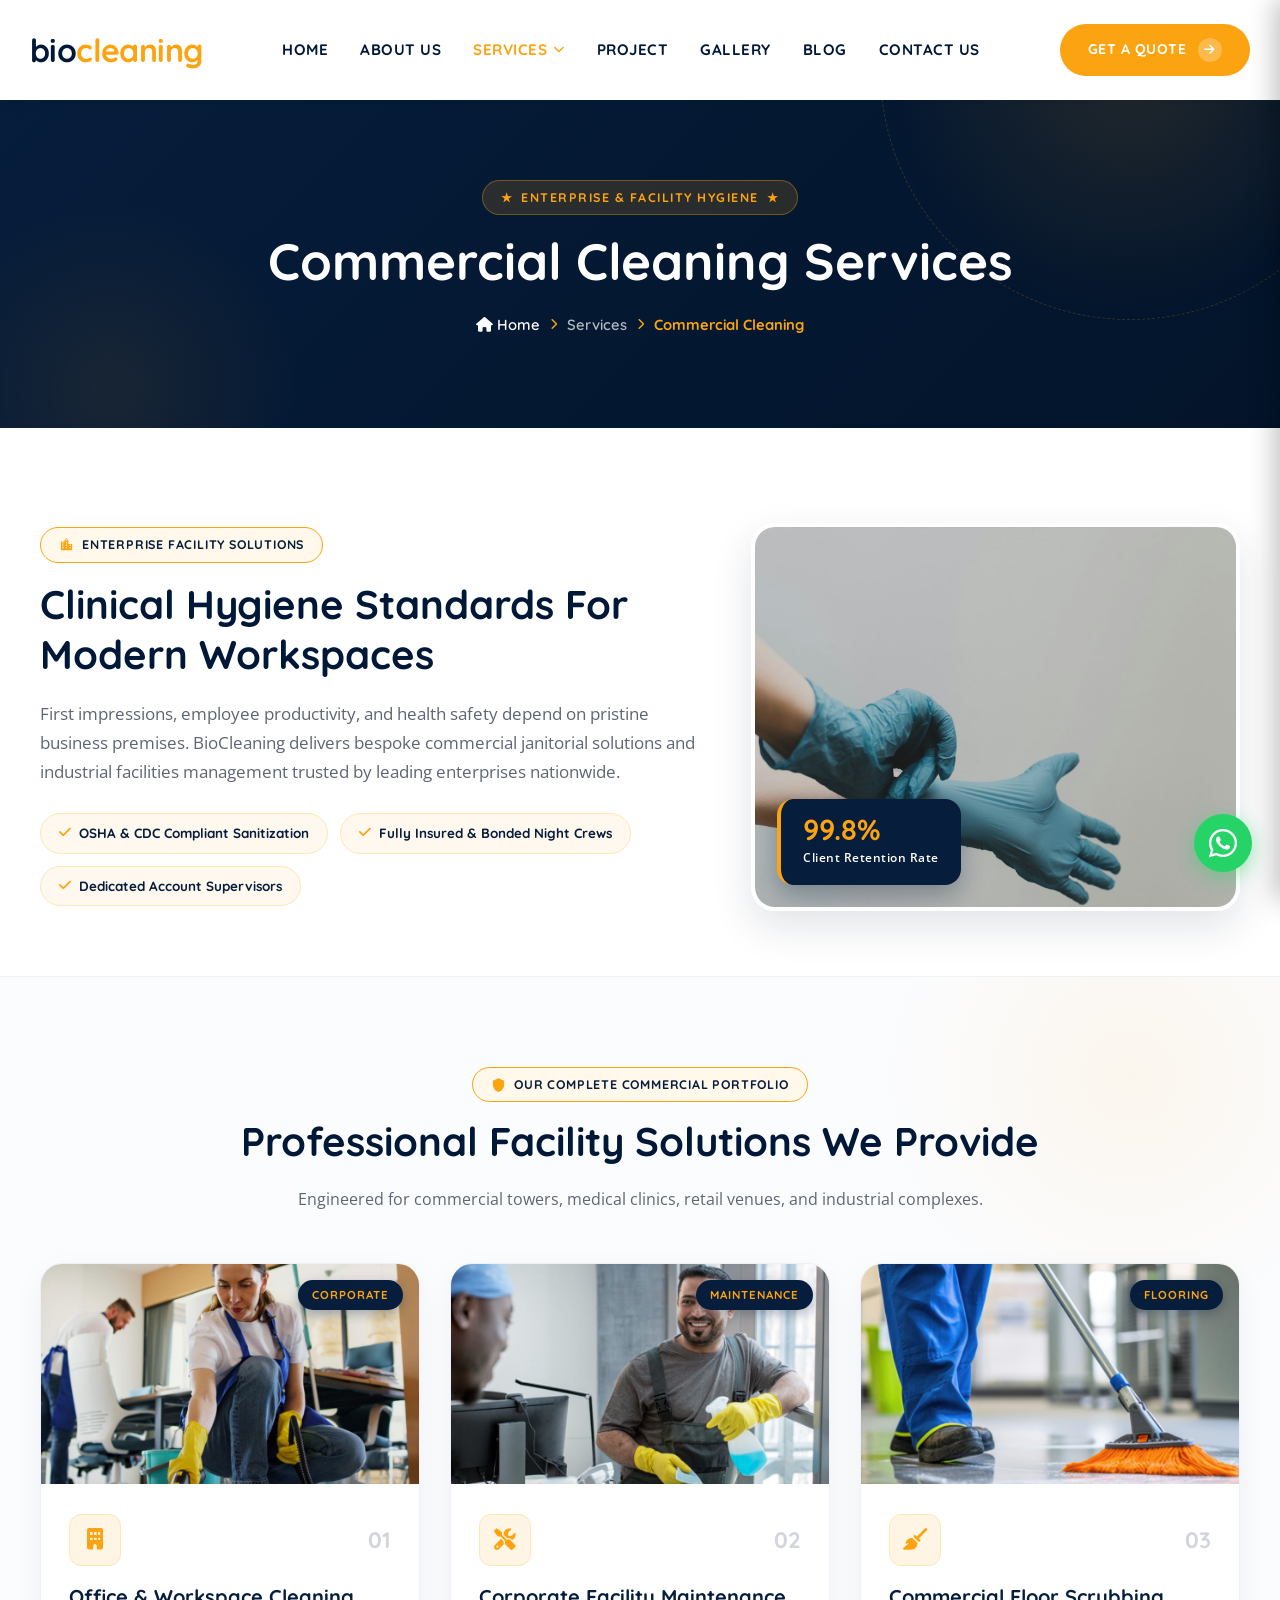
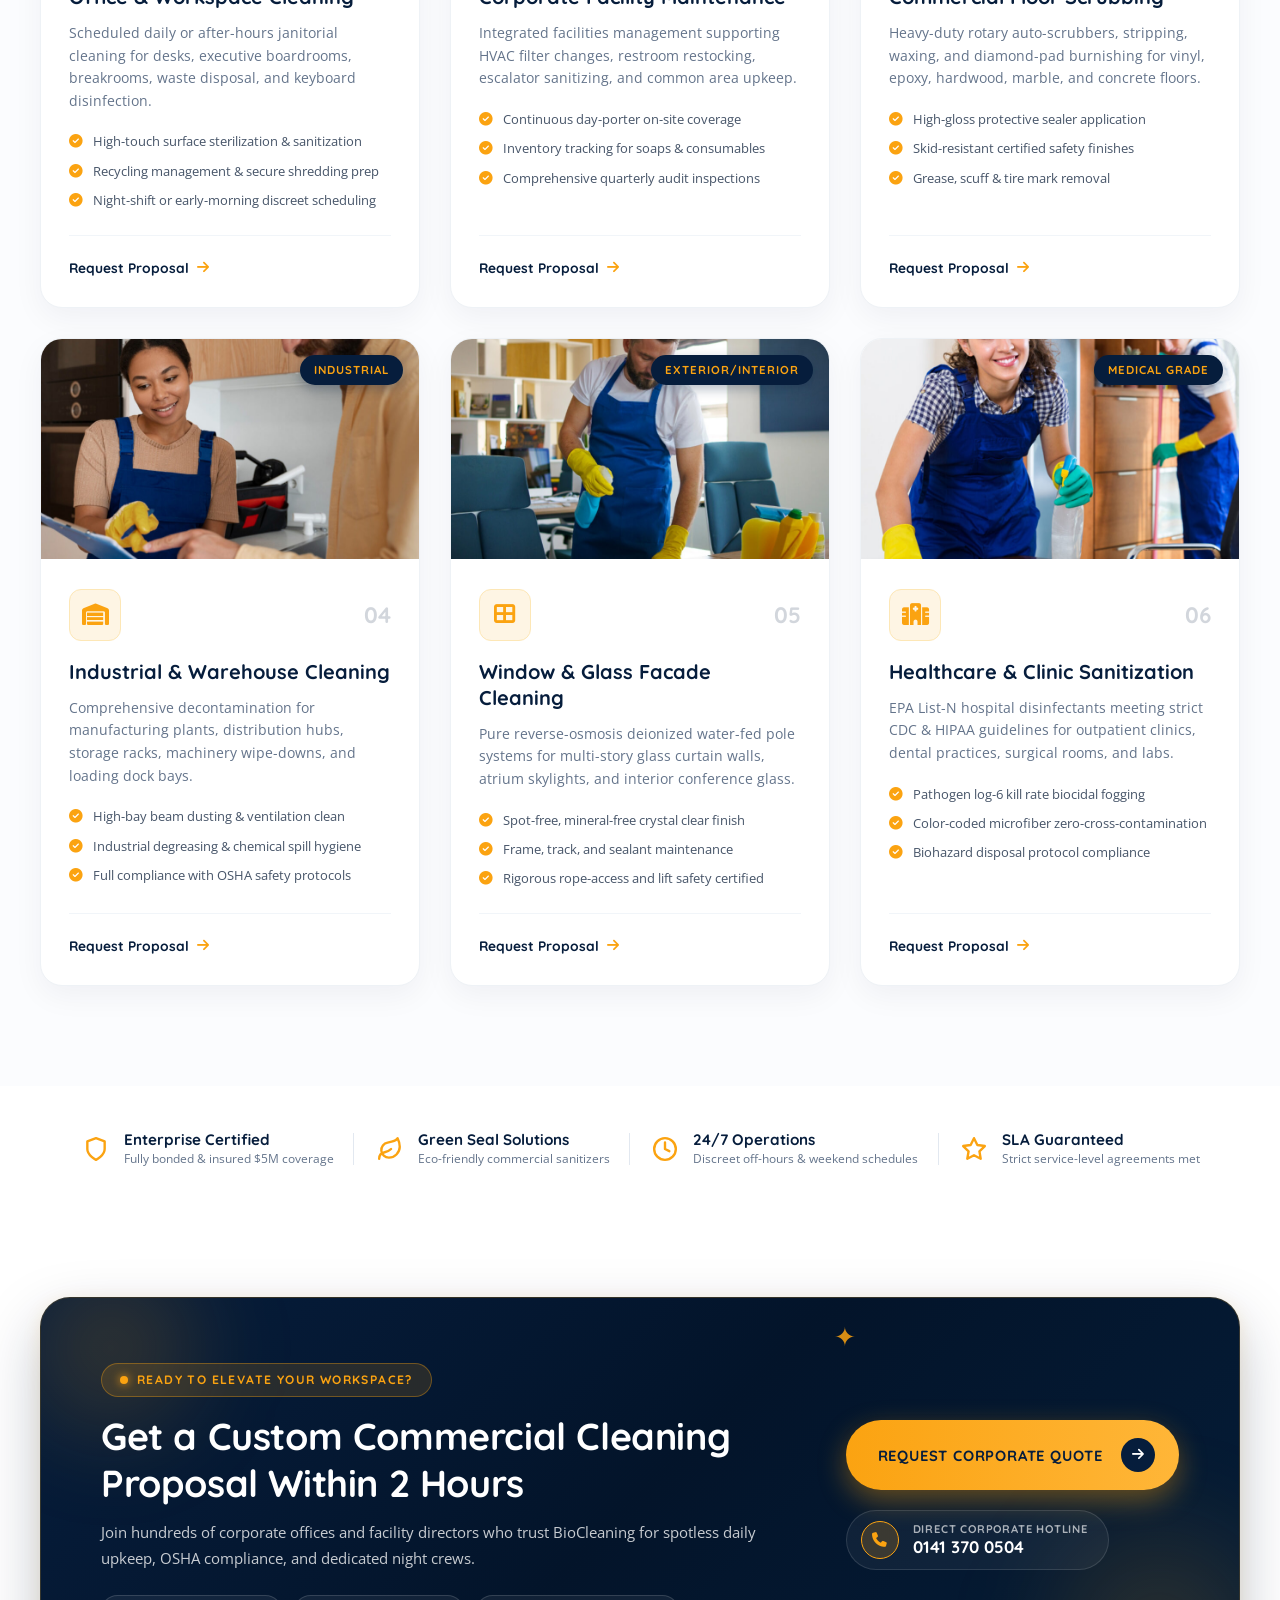
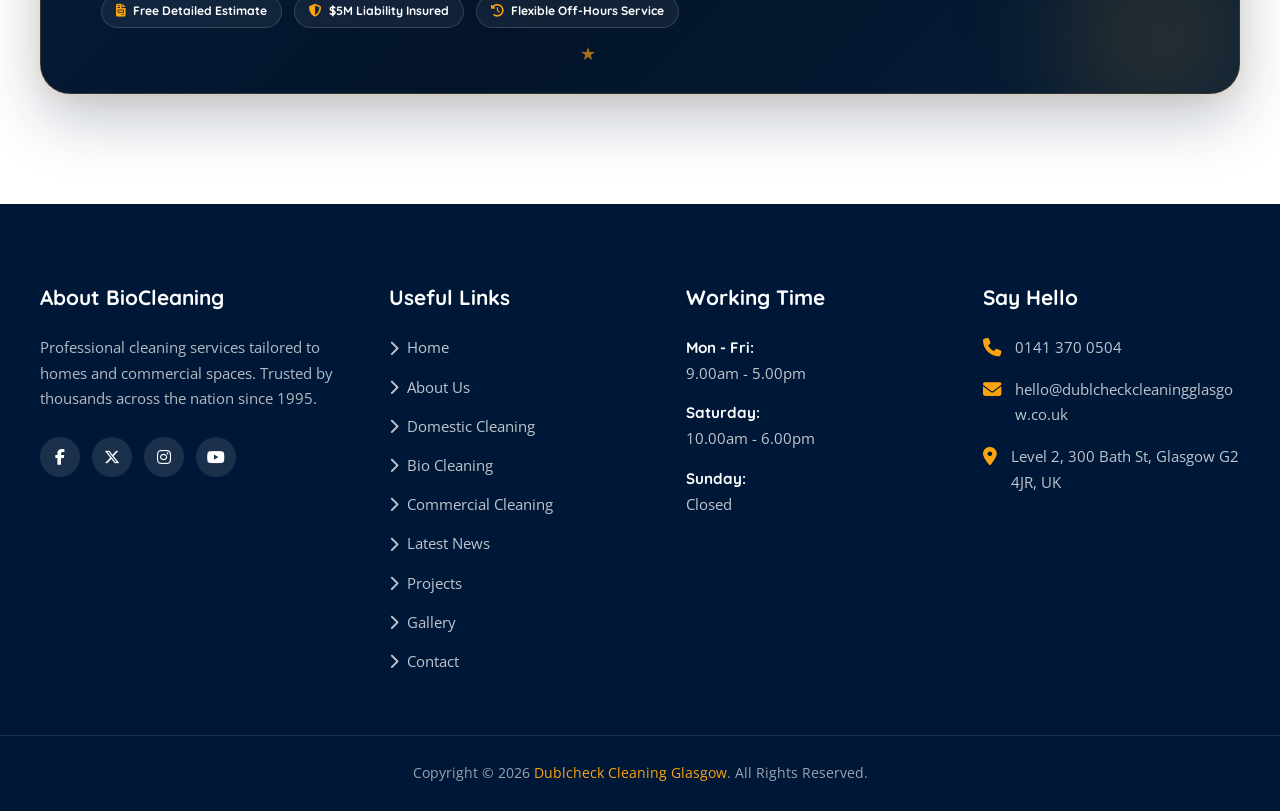
<file: commercial-cleaning.html>
<!DOCTYPE html>
<html lang="en">
<head>
  <meta charset="UTF-8">
  <meta name="viewport" content="width=device-width, initial-scale=1.0">
  <title>Commercial Cleaning Services - BioCleaning</title>

  <!-- Favicon -->
  <link rel="icon" type="image/png" href="assets/images/cropped-fevicon-32x32.png">

  <!-- Google Fonts -->
  <link rel="preconnect" href="https://fonts.googleapis.com">
  <link rel="preconnect" href="https://fonts.gstatic.com" crossorigin>
  <link href="https://fonts.googleapis.com/css2?family=Caveat:wght@600;700&family=Open+Sans:wght@400;500;600;700&family=Quicksand:wght@600;700&display=swap" rel="stylesheet">

  <!-- Font Awesome 6 Icons CDN -->
  <link rel="stylesheet" href="https://cdnjs.cloudflare.com/ajax/libs/font-awesome/6.5.1/css/all.min.css">

  <!-- Stylesheets -->
  <link rel="stylesheet" href="css/style.css?v=8.5">
  <link rel="stylesheet" href="css/responsive.css?v=8.5">
</head>
<body class="page-service-detail">

  <!-- ==========================================================================
       HEADER & NAVIGATION (EXACT SAME AS HOME PAGE)
       ========================================================================== -->
  <header class="site-header">
    <div class="header-container">
      <!-- Logo (Text Branding) -->
      <a href="index.html" class="logo-area text-logo">
        <span class="logo-text">bio<span class="logo-accent">cleaning</span></span>
      </a>

      <!-- Desktop Navigation Menu -->
      <nav class="main-nav">
        <ul class="nav-list">
          <li class="nav-item">
            <a href="index.html" class="nav-link">Home</a>
          </li>
          <li class="nav-item">
            <a href="about.html" class="nav-link">About Us</a>
          </li>
          <li class="nav-item nav-item-has-mega active">
            <a href="commercial-cleaning.html" class="nav-link">Services <i class="fa-solid fa-chevron-down"></i></a>
            <div class="dropdown-mega-menu">
              <div class="mega-menu-grid">
                <!-- Left Column: Commercial Cleaning -->
                <div class="mega-menu-column commercial-column">
                  <div class="mega-column-header">
                    <span class="mega-header-icon"><i class="fa-solid fa-building"></i></span>
                    <div class="mega-header-title">
                      <h4>Commercial Cleaning</h4>
                      <small>Enterprise & Facility</small>
                    </div>
                  </div>
                  <ul class="mega-service-list">
                    <li><a href="commercial-cleaning.html#office"><i class="fa-solid fa-chevron-right"></i> Office & Workspace Cleaning</a></li>
                    <li><a href="commercial-cleaning.html#facility"><i class="fa-solid fa-chevron-right"></i> Corporate Facility Maintenance</a></li>
                    <li><a href="commercial-cleaning.html#floor"><i class="fa-solid fa-chevron-right"></i> Commercial Floor Scrubbing</a></li>
                    <li><a href="commercial-cleaning.html#industrial"><i class="fa-solid fa-chevron-right"></i> Industrial & Warehouse Cleaning</a></li>
                    <li><a href="commercial-cleaning.html#window"><i class="fa-solid fa-chevron-right"></i> Window & Glass Facade Cleaning</a></li>
                    <li><a href="commercial-cleaning.html#clinic"><i class="fa-solid fa-chevron-right"></i> Healthcare & Clinic Sanitization</a></li>
                    <li><a href="commercial-cleaning.html#construction"><i class="fa-solid fa-chevron-right"></i> Post-Construction Cleanup</a></li>
                  </ul>
                  <a href="commercial-cleaning.html" class="mega-col-footer-btn">
                    <span>Explore Commercial</span>
                    <i class="fa-solid fa-arrow-right"></i>
                  </a>
                </div>

                <!-- Right Column: Domestic Cleaning -->
                <div class="mega-menu-column domestic-column">
                  <div class="mega-column-header">
                    <span class="mega-header-icon"><i class="fa-solid fa-house-chimney"></i></span>
                    <div class="mega-header-title">
                      <h4>Domestic Cleaning</h4>
                      <small>Home & Residential</small>
                    </div>
                  </div>
                  <ul class="mega-service-list">
                    <li><a href="domestic-cleaning.html#house"><i class="fa-solid fa-chevron-right"></i> House & Apartment Deep Clean</a></li>
                    <li><a href="domestic-cleaning.html#kitchen"><i class="fa-solid fa-chevron-right"></i> Kitchen & Oven Degreasing</a></li>
                    <li><a href="domestic-cleaning.html#bathroom"><i class="fa-solid fa-chevron-right"></i> Bathroom Sanitization & Tiles</a></li>
                    <li><a href="domestic-cleaning.html#carpet"><i class="fa-solid fa-chevron-right"></i> Carpet & Upholstery Steaming</a></li>
                    <li><a href="domestic-cleaning.html#move"><i class="fa-solid fa-chevron-right"></i> Move-In / Move-Out Cleaning</a></li>
                    <li><a href="domestic-cleaning.html#spring"><i class="fa-solid fa-chevron-right"></i> Spring Seasonal Refresh</a></li>
                    <li><a href="domestic-cleaning.html#allergen"><i class="fa-solid fa-chevron-right"></i> Bio-Safe Allergen Elimination</a></li>
                  </ul>
                  <a href="domestic-cleaning.html" class="mega-col-footer-btn">
                    <span>Explore Domestic</span>
                    <i class="fa-solid fa-arrow-right"></i>
                  </a>
                </div>
                <div class="mega-menu-column bio-column">
                  <div class="mega-column-header">
                    <span class="mega-header-icon"><i class="fa-solid fa-leaf"></i></span>
                    <div class="mega-header-title">
                      <h4>Bio Cleaning</h4>
                      <small>Eco-Friendly &amp; Hygienic</small>
                    </div>
                  </div>
                  <ul class="mega-service-list">
                    <li><a href="bio-cleaning.html#biohazard"><i class="fa-solid fa-chevron-right"></i> Biohazard &amp; Trauma Cleaning</a></li>
                    <li><a href="bio-cleaning.html#restoration"><i class="fa-solid fa-chevron-right"></i> Environmental &amp; Structural Restoration</a></li>
                    <li><a href="bio-cleaning.html#infection-control"><i class="fa-solid fa-chevron-right"></i> Infection Control &amp; Public Health</a></li>
                    <li><a href="bio-cleaning.html#social-support"><i class="fa-solid fa-chevron-right"></i> Social &amp; Mental-Health-Related Cleaning</a></li>
                  </ul>
                  <a href="bio-cleaning.html" class="mega-col-footer-btn">
                    <span>Explore Bio Cleaning</span>
                    <i class="fa-solid fa-arrow-right"></i>
                  </a>
                </div>
              </div>
            </div>
          </li>
          <li class="nav-item">
            <a href="projects.html" class="nav-link">Project</a>
          </li>
          <li class="nav-item">
            <a href="gallery.html" class="nav-link">Gallery</a>
          </li>
          <li class="nav-item">
            <a href="blog.html" class="nav-link">Blog</a>
          </li>
          <li class="nav-item">
            <a href="contact.html" class="nav-link">Contact Us</a>
          </li>
        </ul>
      </nav>

      <!-- Header Right Utilities -->
      <div class="header-right">
        <a href="index.html#bookingCard" class="btn btn-primary header-quote-btn">
          <span>Get a Quote</span>
          <span class="btn-arrow"><i class="fa-solid fa-arrow-right"></i></span>
        </a>
        <button class="hamburger-btn" aria-label="Toggle Menu"><i class="fa-solid fa-bars"></i></button>
      </div>
    </div>
  </header>

  <!-- Mobile Drawer Menu -->
  <div class="drawer-backdrop"></div>
  <aside class="mobile-drawer">
    <div class="mobile-drawer-header">
      <div class="mobile-logo text-logo">
        <a href="index.html" class="logo-text logo-text-white">bio<span class="logo-accent">cleaning</span></a>
      </div>
      <button class="mobile-close-btn" aria-label="Close Menu"><i class="fa-solid fa-xmark"></i></button>
    </div>
    <ul class="mobile-nav-list">
      <li class="mobile-nav-item"><a href="index.html">Home</a></li>
      <li class="mobile-nav-item"><a href="about.html">About Us</a></li>
      <li class="mobile-nav-item active mobile-nav-has-sub">
        <a href="commercial-cleaning.html" class="mobile-sub-toggle">Our Services <i class="fa-solid fa-chevron-down"></i></a>
        <div class="mobile-sub-menu">
          <div class="mobile-sub-column">
            <span class="mobile-sub-header"><i class="fa-solid fa-building"></i> Commercial Cleaning</span>
            <ul class="mobile-sub-items">
              <li><a href="commercial-cleaning.html#office"><i class="fa-solid fa-angle-right"></i> Office & Workspace</a></li>
              <li><a href="commercial-cleaning.html#facility"><i class="fa-solid fa-angle-right"></i> Facility Maintenance</a></li>
              <li><a href="commercial-cleaning.html#floor"><i class="fa-solid fa-angle-right"></i> Floor Scrubbing</a></li>
              <li><a href="commercial-cleaning.html#clinic"><i class="fa-solid fa-angle-right"></i> Clinic Sanitization</a></li>
            </ul>
          </div>
          <div class="mobile-sub-column">
            <span class="mobile-sub-header"><i class="fa-solid fa-house-chimney"></i> Domestic Cleaning</span>
            <ul class="mobile-sub-items">
              <li><a href="domestic-cleaning.html#house"><i class="fa-solid fa-angle-right"></i> House & Apartment</a></li>
              <li><a href="domestic-cleaning.html#kitchen"><i class="fa-solid fa-angle-right"></i> Kitchen & Oven Degreasing</a></li>
              <li><a href="domestic-cleaning.html#bathroom"><i class="fa-solid fa-angle-right"></i> Bathroom Sanitization</a></li>
              <li><a href="domestic-cleaning.html#carpet"><i class="fa-solid fa-angle-right"></i> Carpet & Upholstery</a></li>
              <li><a href="domestic-cleaning.html#move"><i class="fa-solid fa-angle-right"></i> Move-In / Move-Out</a></li>
            </ul>
          </div>
          <div class="mobile-sub-column">
            <span class="mobile-sub-header"><i class="fa-solid fa-leaf"></i> Bio Cleaning</span>
            <ul class="mobile-sub-items">
              <li><a href="bio-cleaning.html#biohazard"><i class="fa-solid fa-angle-right"></i> Biohazard &amp; Trauma Cleaning</a></li>
              <li><a href="bio-cleaning.html#restoration"><i class="fa-solid fa-angle-right"></i> Environmental &amp; Structural Restoration</a></li>
              <li><a href="bio-cleaning.html#infection-control"><i class="fa-solid fa-angle-right"></i> Infection Control &amp; Public Health</a></li>
              <li><a href="bio-cleaning.html#social-support"><i class="fa-solid fa-angle-right"></i> Social &amp; Mental-Health-Related Cleaning</a></li>
            </ul>
          </div>
        </div>
      </li>
      <li class="mobile-nav-item"><a href="index.html#why-choose">Why Choose Us</a></li>
      <li class="mobile-nav-item"><a href="index.html#process">How It Works</a></li>
      <li class="mobile-nav-item"><a href="index.html#counters">Achievements</a></li>
      <li class="mobile-nav-item"><a href="projects.html">Projects</a></li>
      <li class="mobile-nav-item"><a href="gallery.html">Gallery</a></li>
      <li class="mobile-nav-item"><a href="index.html#testimonials">Testimonials</a></li>
      <li class="mobile-nav-item"><a href="blog.html">Latest News</a></li>
      <li class="mobile-nav-item"><a href="contact.html">Contact Us</a></li>
    </ul>
    <div class="mobile-drawer-footer">
      <div class="mobile-contact-item">
        <i class="fa-solid fa-phone"></i>
        <a href="tel:+441413700504" style="color: inherit; text-decoration: none;">0141 370 0504</a>
      </div>
      <div class="mobile-contact-item">
        <i class="fa-solid fa-envelope"></i>
        <a href="mailto:hello@dublcheckcleaningglasgow.co.uk" style="color: inherit; text-decoration: none;">hello@dublcheckcleaningglasgow.co.uk</a>
      </div>
      <div class="mobile-contact-item">
        <i class="fa-solid fa-location-dot"></i>
        <span>Level 2, 300 Bath St, Glasgow G2 4JR, UK</span>
      </div>
    </div>
  </aside>

  <!-- ==========================================================================
       PAGE HERO / BREADCRUMB BANNER
       ========================================================================== -->
  <section class="page-banner-section">
    <!-- Ambient Golden Contour Gradient Circles -->
    <div class="page-banner-circle page-banner-circle-tr" aria-hidden="true"></div>
    <div class="page-banner-circle page-banner-circle-bl" aria-hidden="true"></div>

    <div class="container">
      <div class="page-banner-content text-center">
        <!-- Sub-badge Pill -->
        <div class="page-banner-badge">
          <span class="badge-sparkle">★</span>
          <span>ENTERPRISE &amp; FACILITY HYGIENE</span>
          <span class="badge-sparkle">★</span>
        </div>

        <h1 class="page-banner-title">
          Commercial Cleaning <span class="title-highlight">Services</span>
        </h1>

        <div class="page-banner-breadcrumb">
          <a href="index.html"><i class="fa-solid fa-house"></i> Home</a>
          <span class="breadcrumb-separator"><i class="fa-solid fa-chevron-right"></i></span>
          <span>Services</span>
          <span class="breadcrumb-separator"><i class="fa-solid fa-chevron-right"></i></span>
          <span class="breadcrumb-current">Commercial Cleaning</span>
        </div>
      </div>
    </div>
  </section>

  <!-- ==========================================================================
       SERVICES OVERVIEW INTRO
       ========================================================================== -->
  <section class="service-intro-section">
    <div class="container">
      <div class="service-intro-grid">
        <div class="service-intro-content">
          <div class="about-agency-kicker">
            <span class="about-kicker-pill">
              <svg width="15" height="15" viewBox="0 0 24 24" fill="#fba311"><path d="M15 11V5l-3-3-3 3v2H3v14h18V11h-6zm-8 7H5v-2h2v2zm0-4H5v-2h2v2zm0-4H5V8h2v2zm6 8h-2v-2h2v2zm0-4h-2v-2h2v2zm0-4h-2V8h2v2zm0-4h-2V4h2v2zm6 12h-2v-2h2v2zm0-4h-2v-2h2v2z"/></svg>
              <span>ENTERPRISE FACILITY SOLUTIONS</span>
            </span>
          </div>
          <h2 class="main-title">Clinical Hygiene Standards For <span class="title-highlight">Modern Workspaces</span></h2>
          <p class="service-lead-p">
            First impressions, employee productivity, and health safety depend on pristine business premises. BioCleaning delivers bespoke commercial janitorial solutions and industrial facilities management trusted by leading enterprises nationwide.
          </p>
          <div class="service-key-benefits">
            <div class="benefit-chip"><i class="fa-solid fa-check"></i> OSHA &amp; CDC Compliant Sanitization</div>
            <div class="benefit-chip"><i class="fa-solid fa-check"></i> Fully Insured &amp; Bonded Night Crews</div>
            <div class="benefit-chip"><i class="fa-solid fa-check"></i> Dedicated Account Supervisors</div>
          </div>
        </div>
        <div class="service-intro-media">
          <div class="service-media-frame">
            <img src="assets/images/commercial-clean-hd.jpg" alt="Commercial Office Cleaning Conference Room" class="service-hero-img">
            <div class="service-frame-badge">
              <span class="badge-num">99.8%</span>
              <span class="badge-txt">Client Retention Rate</span>
            </div>
          </div>
        </div>
      </div>
    </div>
  </section>

  <!-- ==========================================================================
       ALL COMMERCIAL SERVICES PROVIDED (CARD GRID)
       ========================================================================== -->
  <section class="service-offerings-section">
    <!-- Ambient Contour Circle -->
    <div class="services-ambient-circle" aria-hidden="true"></div>

    <div class="container">
      <div class="section-header text-center">
        <div class="about-kicker-pill" style="margin: 0 auto 14px;">
          <svg width="15" height="15" viewBox="0 0 24 24" fill="#fba311"><path d="M12 2L3 6v6c0 5.55 3.84 10.74 9 12 5.16-1.26 9-6.45 9-12V6l-9-4z"/></svg>
          <span>OUR COMPLETE COMMERCIAL PORTFOLIO</span>
        </div>
        <h2 class="main-title">Professional Facility Solutions <span class="title-highlight">We Provide</span></h2>
        <p class="section-subtext">Engineered for commercial towers, medical clinics, retail venues, and industrial complexes.</p>
      </div>

      <div class="services-catalog-grid">
        <!-- Service 1: Office & Workspace Cleaning -->
        <div class="service-card-item" id="office">
          <div class="service-card-img-wrap">
            <img src="assets/images/service-img-02-880x620.jpg" alt="Office & Workspace Cleaning">
            <span class="service-category-tag">Corporate</span>
          </div>
          <div class="service-card-body">
            <div class="service-card-icon-strip">
              <div class="service-icon-box"><i class="fa-solid fa-building"></i></div>
              <span class="service-card-num">01</span>
            </div>
            <h3 class="service-card-title">Office &amp; Workspace Cleaning</h3>
            <p class="service-card-desc">Scheduled daily or after-hours janitorial cleaning for desks, executive boardrooms, breakrooms, waste disposal, and keyboard disinfection.</p>
            <ul class="service-checklist">
              <li><i class="fa-solid fa-circle-check"></i> High-touch surface sterilization & sanitization</li>
              <li><i class="fa-solid fa-circle-check"></i> Recycling management & secure shredding prep</li>
              <li><i class="fa-solid fa-circle-check"></i> Night-shift or early-morning discreet scheduling</li>
            </ul>
            <div class="service-card-footer">
              <a href="index.html#bookingCard" class="service-book-btn">
                <span>Request Proposal</span>
                <i class="fa-solid fa-arrow-right"></i>
              </a>
            </div>
          </div>
        </div>

        <!-- Service 2: Corporate Facility Maintenance -->
        <div class="service-card-item" id="facility">
          <div class="service-card-img-wrap">
            <img src="assets/images/service-img-08-880x620.jpg" alt="Corporate Facility Maintenance">
            <span class="service-category-tag">Maintenance</span>
          </div>
          <div class="service-card-body">
            <div class="service-card-icon-strip">
              <div class="service-icon-box"><i class="fa-solid fa-screwdriver-wrench"></i></div>
              <span class="service-card-num">02</span>
            </div>
            <h3 class="service-card-title">Corporate Facility Maintenance</h3>
            <p class="service-card-desc">Integrated facilities management supporting HVAC filter changes, restroom restocking, escalator sanitizing, and common area upkeep.</p>
            <ul class="service-checklist">
              <li><i class="fa-solid fa-circle-check"></i> Continuous day-porter on-site coverage</li>
              <li><i class="fa-solid fa-circle-check"></i> Inventory tracking for soaps & consumables</li>
              <li><i class="fa-solid fa-circle-check"></i> Comprehensive quarterly audit inspections</li>
            </ul>
            <div class="service-card-footer">
              <a href="index.html#bookingCard" class="service-book-btn">
                <span>Request Proposal</span>
                <i class="fa-solid fa-arrow-right"></i>
              </a>
            </div>
          </div>
        </div>

        <!-- Service 3: Commercial Floor Scrubbing & Polishing -->
        <div class="service-card-item" id="floor">
          <div class="service-card-img-wrap">
            <img src="assets/images/service-img-03-880x620.jpg" alt="Commercial Floor Scrubbing & Polishing">
            <span class="service-category-tag">Flooring</span>
          </div>
          <div class="service-card-body">
            <div class="service-card-icon-strip">
              <div class="service-icon-box"><i class="fa-solid fa-broom"></i></div>
              <span class="service-card-num">03</span>
            </div>
            <h3 class="service-card-title">Commercial Floor Scrubbing</h3>
            <p class="service-card-desc">Heavy-duty rotary auto-scrubbers, stripping, waxing, and diamond-pad burnishing for vinyl, epoxy, hardwood, marble, and concrete floors.</p>
            <ul class="service-checklist">
              <li><i class="fa-solid fa-circle-check"></i> High-gloss protective sealer application</li>
              <li><i class="fa-solid fa-circle-check"></i> Skid-resistant certified safety finishes</li>
              <li><i class="fa-solid fa-circle-check"></i> Grease, scuff & tire mark removal</li>
            </ul>
            <div class="service-card-footer">
              <a href="index.html#bookingCard" class="service-book-btn">
                <span>Request Proposal</span>
                <i class="fa-solid fa-arrow-right"></i>
              </a>
            </div>
          </div>
        </div>

        <!-- Service 4: Industrial & Warehouse Cleaning -->
        <div class="service-card-item" id="industrial">
          <div class="service-card-img-wrap">
            <img src="assets/images/service-img-09-880x620.jpg" alt="Industrial & Warehouse Cleaning">
            <span class="service-category-tag">Industrial</span>
          </div>
          <div class="service-card-body">
            <div class="service-card-icon-strip">
              <div class="service-icon-box"><i class="fa-solid fa-warehouse"></i></div>
              <span class="service-card-num">04</span>
            </div>
            <h3 class="service-card-title">Industrial &amp; Warehouse Cleaning</h3>
            <p class="service-card-desc">Comprehensive decontamination for manufacturing plants, distribution hubs, storage racks, machinery wipe-downs, and loading dock bays.</p>
            <ul class="service-checklist">
              <li><i class="fa-solid fa-circle-check"></i> High-bay beam dusting & ventilation clean</li>
              <li><i class="fa-solid fa-circle-check"></i> Industrial degreasing & chemical spill hygiene</li>
              <li><i class="fa-solid fa-circle-check"></i> Full compliance with OSHA safety protocols</li>
            </ul>
            <div class="service-card-footer">
              <a href="index.html#bookingCard" class="service-book-btn">
                <span>Request Proposal</span>
                <i class="fa-solid fa-arrow-right"></i>
              </a>
            </div>
          </div>
        </div>

        <!-- Service 5: Window & Glass Facade Cleaning -->
        <div class="service-card-item" id="window">
          <div class="service-card-img-wrap">
            <img src="assets/images/service-img-01-880x620.jpg" alt="Window & Glass Facade Cleaning">
            <span class="service-category-tag">Exterior/Interior</span>
          </div>
          <div class="service-card-body">
            <div class="service-card-icon-strip">
              <div class="service-icon-box"><i class="fa-solid fa-table-cells-large"></i></div>
              <span class="service-card-num">05</span>
            </div>
            <h3 class="service-card-title">Window &amp; Glass Facade Cleaning</h3>
            <p class="service-card-desc">Pure reverse-osmosis deionized water-fed pole systems for multi-story glass curtain walls, atrium skylights, and interior conference glass.</p>
            <ul class="service-checklist">
              <li><i class="fa-solid fa-circle-check"></i> Spot-free, mineral-free crystal clear finish</li>
              <li><i class="fa-solid fa-circle-check"></i> Frame, track, and sealant maintenance</li>
              <li><i class="fa-solid fa-circle-check"></i> Rigorous rope-access and lift safety certified</li>
            </ul>
            <div class="service-card-footer">
              <a href="index.html#bookingCard" class="service-book-btn">
                <span>Request Proposal</span>
                <i class="fa-solid fa-arrow-right"></i>
              </a>
            </div>
          </div>
        </div>

        <!-- Service 6: Healthcare & Clinic Sanitization -->
        <div class="service-card-item" id="clinic">
          <div class="service-card-img-wrap">
            <img src="assets/images/service-img-04-880x620.jpg" alt="Healthcare & Clinic Sanitization">
            <span class="service-category-tag">Medical Grade</span>
          </div>
          <div class="service-card-body">
            <div class="service-card-icon-strip">
              <div class="service-icon-box"><i class="fa-solid fa-hospital"></i></div>
              <span class="service-card-num">06</span>
            </div>
            <h3 class="service-card-title">Healthcare &amp; Clinic Sanitization</h3>
            <p class="service-card-desc">EPA List-N hospital disinfectants meeting strict CDC & HIPAA guidelines for outpatient clinics, dental practices, surgical rooms, and labs.</p>
            <ul class="service-checklist">
              <li><i class="fa-solid fa-circle-check"></i> Pathogen log-6 kill rate biocidal fogging</li>
              <li><i class="fa-solid fa-circle-check"></i> Color-coded microfiber zero-cross-contamination</li>
              <li><i class="fa-solid fa-circle-check"></i> Biohazard disposal protocol compliance</li>
            </ul>
            <div class="service-card-footer">
              <a href="index.html#bookingCard" class="service-book-btn">
                <span>Request Proposal</span>
                <i class="fa-solid fa-arrow-right"></i>
              </a>
            </div>
          </div>
        </div>
      </div>
    </div>
  </section>

  <!-- ==========================================================================
       TRUST BADGES BAR
       ========================================================================== -->
  <section class="about-trust-bar-section">
    <div class="container">
      <div class="trust-badges-container">
        <!-- Badge 1: Trusted Professionals -->
        <div class="trust-badge-item">
          <div class="trust-badge-icon">
            <svg width="26" height="26" viewBox="0 0 24 24" fill="none" stroke="#fba311" stroke-width="2.2" stroke-linecap="round" stroke-linejoin="round">
              <path d="M12 22s8-4 8-10V5l-8-3-8 3v7c0 6 8 10 8 10z"/>
            </svg>
          </div>
          <div class="trust-badge-text">
            <span class="trust-badge-title">Enterprise Certified</span>
            <p class="trust-badge-desc">Fully bonded & insured $5M coverage</p>
          </div>
        </div>

        <div class="trust-divider" aria-hidden="true"></div>

        <!-- Badge 2: Eco-Friendly Products -->
        <div class="trust-badge-item">
          <div class="trust-badge-icon">
            <svg width="26" height="26" viewBox="0 0 24 24" fill="none" stroke="#fba311" stroke-width="2.2" stroke-linecap="round" stroke-linejoin="round">
              <path d="M11 20A7 7 0 0 1 9.8 6.1C15.5 5 17 4.48 19 2c1 2 2 4.18 2 8 0 5.5-4.78 10-10 10Z"/>
              <path d="M2 21c0-3 1.85-5.36 5.08-6C9.5 14.52 12 13 13 12"/>
            </svg>
          </div>
          <div class="trust-badge-text">
            <span class="trust-badge-title">Green Seal Solutions</span>
            <p class="trust-badge-desc">Eco-friendly commercial sanitizers</p>
          </div>
        </div>

        <div class="trust-divider" aria-hidden="true"></div>

        <!-- Badge 3: On-Time Service -->
        <div class="trust-badge-item">
          <div class="trust-badge-icon">
            <svg width="26" height="26" viewBox="0 0 24 24" fill="none" stroke="#fba311" stroke-width="2.2" stroke-linecap="round" stroke-linejoin="round">
              <circle cx="12" cy="12" r="10"/>
              <polyline points="12 6 12 12 16 14"/>
            </svg>
          </div>
          <div class="trust-badge-text">
            <span class="trust-badge-title">24/7 Operations</span>
            <p class="trust-badge-desc">Discreet off-hours & weekend schedules</p>
          </div>
        </div>

        <div class="trust-divider" aria-hidden="true"></div>

        <!-- Badge 4: 100% Satisfaction -->
        <div class="trust-badge-item">
          <div class="trust-badge-icon">
            <svg width="26" height="26" viewBox="0 0 24 24" fill="none" stroke="#fba311" stroke-width="2.2" stroke-linecap="round" stroke-linejoin="round">
              <polygon points="12 2 15.09 8.26 22 9.27 17 14.14 18.18 21.02 12 17.77 5.82 21.02 7 14.14 2 9.27 8.91 8.26 12 2"/>
            </svg>
          </div>
          <div class="trust-badge-text">
            <span class="trust-badge-title">SLA Guaranteed</span>
            <p class="trust-badge-desc">Strict service-level agreements met</p>
          </div>
        </div>
      </div>
    </div>
  </section>

  <!-- ==========================================================================
       CALL TO ACTION (CTA) SHOWCASE CARD
       ========================================================================== -->
  <section class="about-cta-section">
    <div class="container">
      <div class="about-cta-card">
        <!-- Ambient Background Glow Circles & Sparks -->
        <div class="cta-ambient-glow cta-glow-left" aria-hidden="true"></div>
        <div class="cta-ambient-glow cta-glow-right" aria-hidden="true"></div>
        <div class="cta-sparkle-star cta-star-1" aria-hidden="true">✦</div>
        <div class="cta-sparkle-star cta-star-2" aria-hidden="true">★</div>
        
        <div class="about-cta-content">
          <div class="cta-kicker-pill">
            <span class="cta-kicker-dot"></span>
            <span class="cta-kicker-text">READY TO ELEVATE YOUR WORKSPACE?</span>
          </div>
          <h2 class="about-cta-title">Get a Custom Commercial Cleaning Proposal <span class="title-highlight">Within 2 Hours</span></h2>
          <p class="about-cta-desc">Join hundreds of corporate offices and facility directors who trust BioCleaning for spotless daily upkeep, OSHA compliance, and dedicated night crews.</p>
          
          <div class="cta-trust-micro-strip">
            <span class="cta-micro-pill"><i class="fa-solid fa-file-invoice"></i> Free Detailed Estimate</span>
            <span class="cta-micro-pill"><i class="fa-solid fa-shield-halved"></i> $5M Liability Insured</span>
            <span class="cta-micro-pill"><i class="fa-solid fa-clock-rotate-left"></i> Flexible Off-Hours Service</span>
          </div>
        </div>

        <div class="about-cta-action">
          <a href="index.html#bookingCard" class="btn-cta-gold-pill">
            <span class="btn-cta-text">REQUEST CORPORATE QUOTE</span>
            <span class="btn-cta-arrow"><i class="fa-solid fa-arrow-right"></i></span>
          </a>
          <a href="tel:+441413700504" class="about-cta-phone-card">
            <div class="cta-phone-icon-circle">
              <i class="fa-solid fa-phone"></i>
            </div>
            <div class="cta-phone-text-wrap">
              <span class="cta-phone-label">Direct Corporate Hotline</span>
              <strong class="cta-phone-digits">0141 370 0504</strong>
            </div>
          </a>
        </div>
      </div>
    </div>
  </section>

  <!-- ==========================================================================
       FOOTER SECTION (EXACT SAME AS HOME PAGE)
       ========================================================================== -->
  <footer id="footer" class="site-footer">
    <div class="footer-widgets-area">
      <div class="container">
        <div class="footer-grid">
          <div class="footer-col">
            <h4 class="footer-widget-title">About BioCleaning</h4>
            <p class="footer-widget-desc">Professional cleaning services tailored to homes and commercial spaces. Trusted by thousands across the nation since 1995.</p>
            <div class="social-links">
              <a href="#" class="social-btn" title="Facebook"><i class="fa-brands fa-facebook-f"></i></a>
              <a href="#" class="social-btn" title="Twitter"><i class="fa-brands fa-x-twitter"></i></a>
              <a href="#" class="social-btn" title="Instagram"><i class="fa-brands fa-instagram"></i></a>
              <a href="#" class="social-btn" title="YouTube"><i class="fa-brands fa-youtube"></i></a>
            </div>
          </div>

          <div class="footer-col">
            <h4 class="footer-widget-title">Useful Links</h4>
            <ul class="footer-links-list">
              <li><a href="index.html"><i class="fa-solid fa-chevron-right"></i> Home</a></li>
              <li><a href="about.html"><i class="fa-solid fa-chevron-right"></i> About Us</a></li>
              <li><a href="domestic-cleaning.html"><i class="fa-solid fa-chevron-right"></i> Domestic Cleaning</a></li>
              <li><a href="bio-cleaning.html"><i class="fa-solid fa-chevron-right"></i> Bio Cleaning</a></li>
              <li><a href="commercial-cleaning.html"><i class="fa-solid fa-chevron-right"></i> Commercial Cleaning</a></li>
              <li><a href="blog.html"><i class="fa-solid fa-chevron-right"></i> Latest News</a></li>
              <li><a href="projects.html"><i class="fa-solid fa-chevron-right"></i> Projects</a></li>
              <li><a href="gallery.html"><i class="fa-solid fa-chevron-right"></i> Gallery</a></li>
              <li><a href="contact.html"><i class="fa-solid fa-chevron-right"></i> Contact</a></li>
            </ul>
          </div>

          <div class="footer-col">
            <h4 class="footer-widget-title">Working Time</h4>
            <div class="working-hours-list">
              <div class="working-hour-item">
                <strong>Mon - Fri:</strong>
                <span>9.00am - 5.00pm</span>
              </div>
              <div class="working-hour-item">
                <strong>Saturday:</strong>
                <span>10.00am - 6.00pm</span>
              </div>
              <div class="working-hour-item">
                <strong>Sunday:</strong>
                <span>Closed</span>
              </div>
            </div>
          </div>

          <div class="footer-col">
            <h4 class="footer-widget-title">Say Hello</h4>
            <div class="contact-lines">
              <div class="contact-line">
                <i class="fa-solid fa-phone"></i>
                <a href="tel:+441413700504" style="color: inherit; text-decoration: none;">0141 370 0504</a>
              </div>
              <div class="contact-line">
                <i class="fa-solid fa-envelope"></i>
                <a href="mailto:hello@dublcheckcleaningglasgow.co.uk" style="color: inherit; text-decoration: none;">hello@dublcheckcleaningglasgow.co.uk</a>
              </div>
              <div class="contact-line">
                <i class="fa-solid fa-location-dot"></i>
                <a href="https://g.page/r/CQdCISGOXPuJEBM/" target="_blank" rel="noopener" style="color: inherit; text-decoration: none;">Level 2, 300 Bath St, Glasgow G2 4JR, UK</a>
              </div>
            </div>
          </div>
        </div>
      </div>
    </div>

    <div class="footer-bottom-bar">
      <div class="container">
        <p>Copyright © 2026 <a href="#">Dublcheck Cleaning Glasgow</a>. All Rights Reserved.</p>
      </div>
    </div>
  </footer>

  <!-- Floating WhatsApp Action Widget -->
  <a href="https://wa.me/441413700504" class="whatsapp-float-btn" target="_blank" rel="noopener" aria-label="Chat on WhatsApp">
    <i class="fa-brands fa-whatsapp"></i>
  </a>

  <!-- JavaScript -->
  <script src="js/main.js?v=7.1"></script>
</body>
</html>
</file>
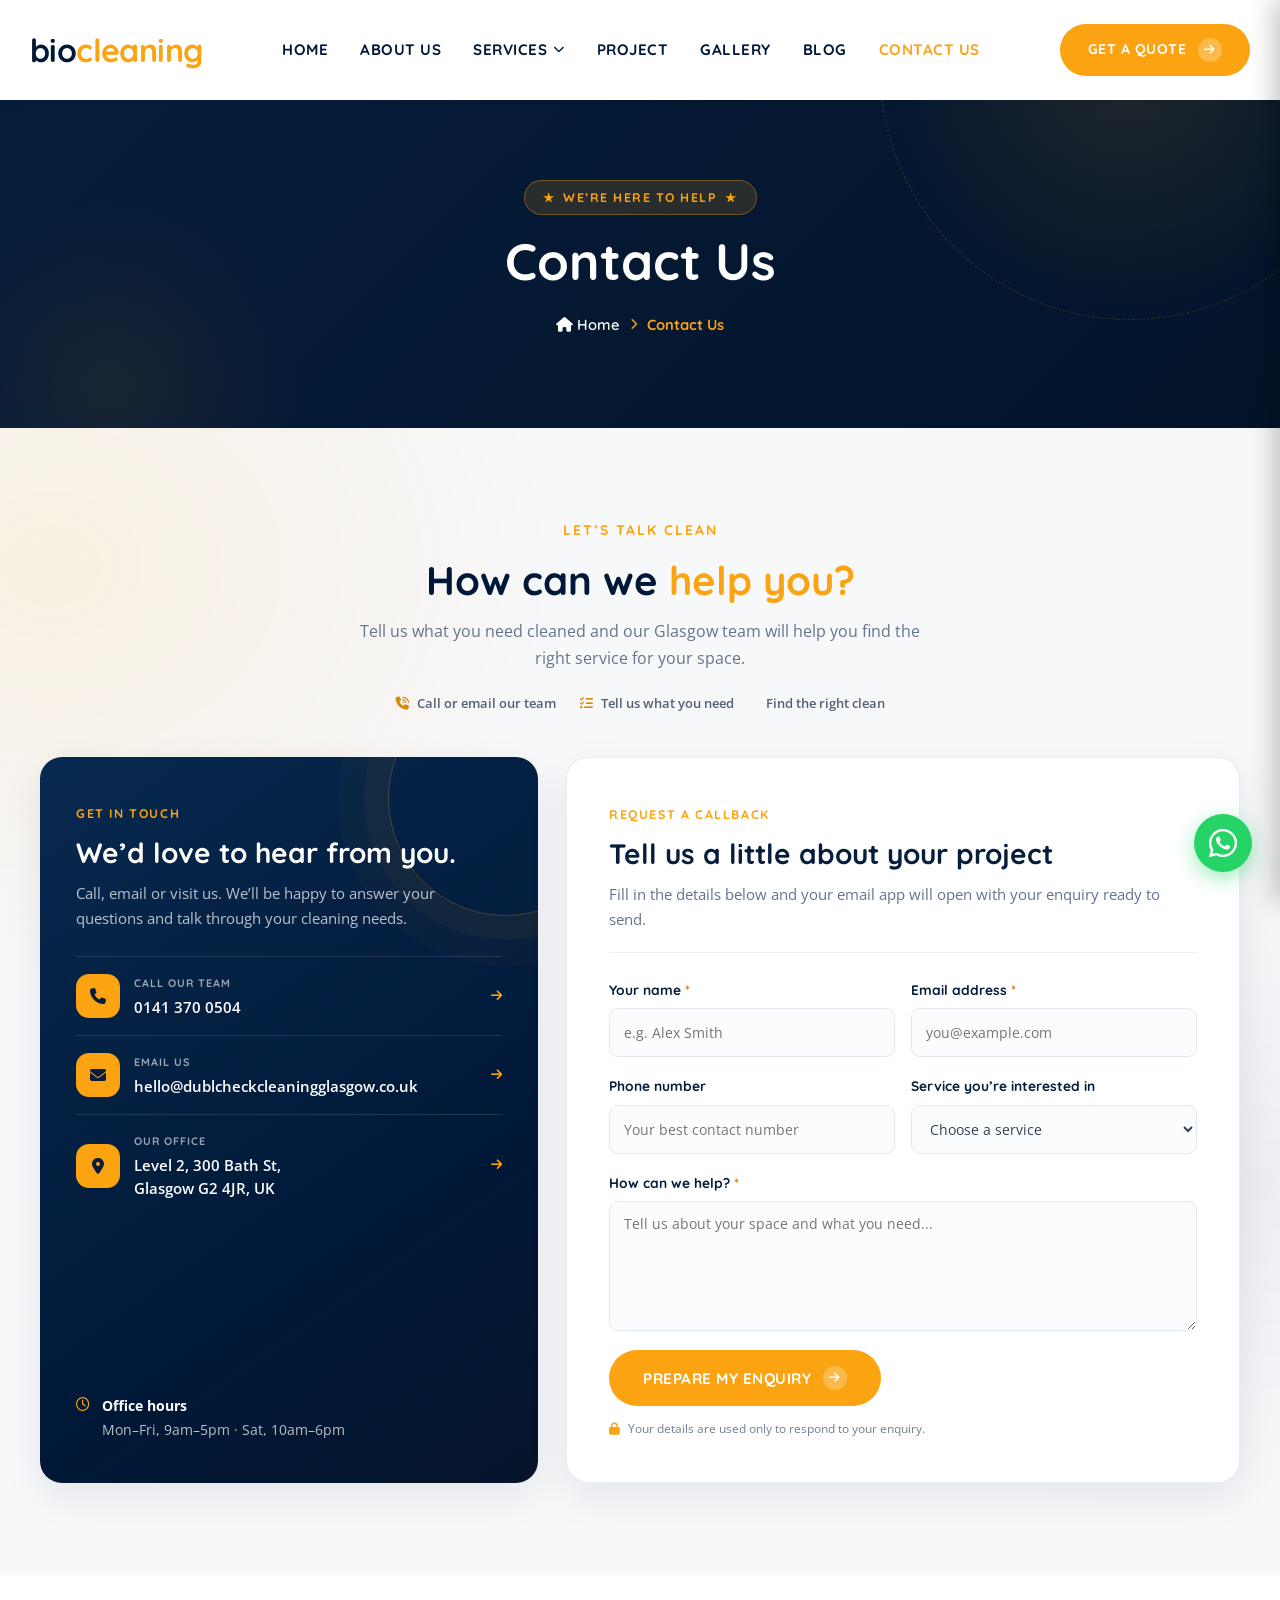
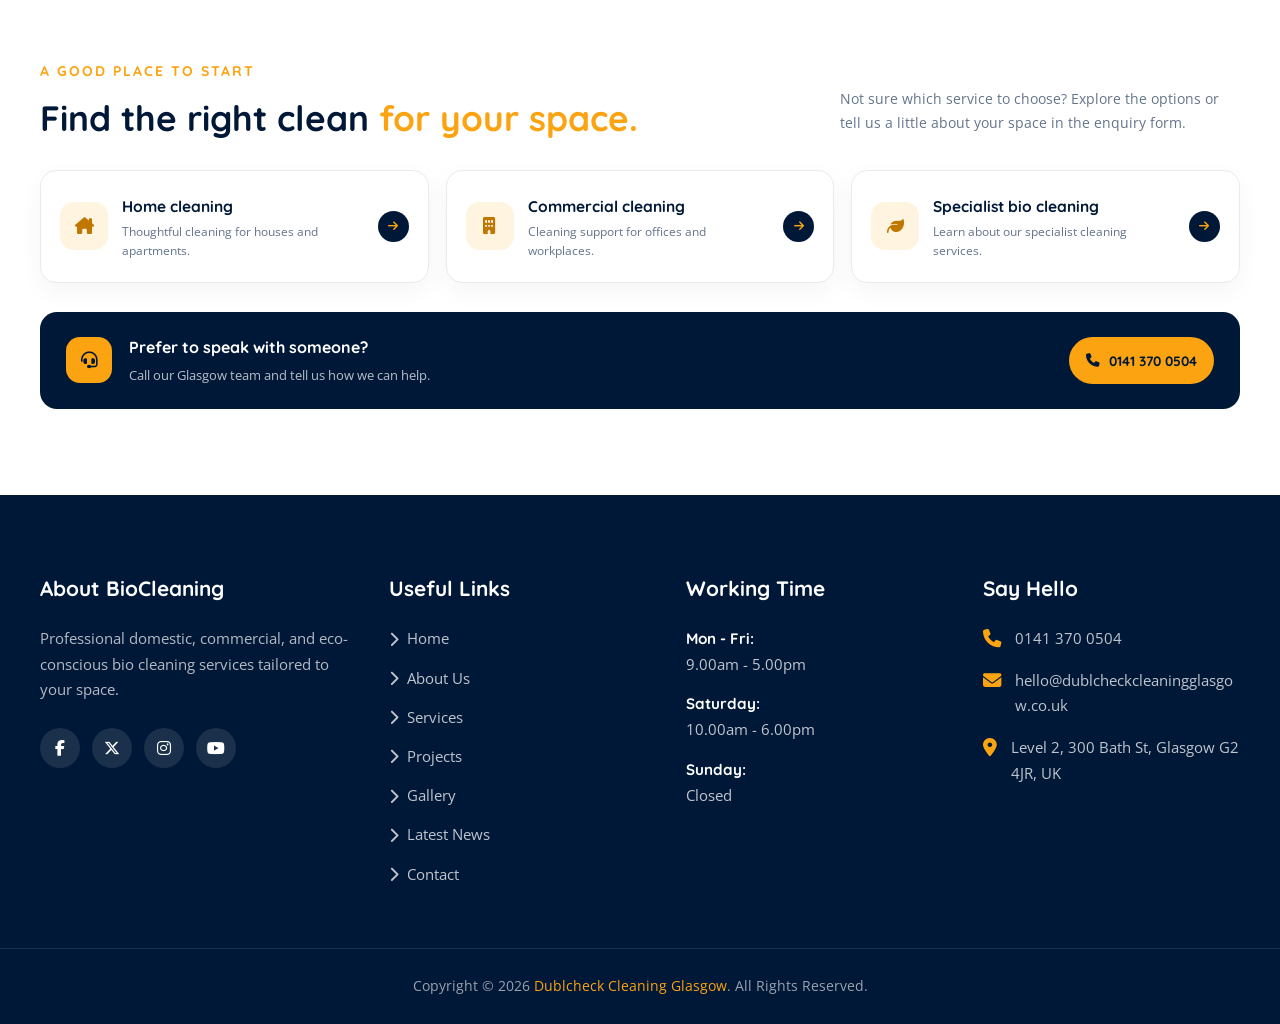
<file: contact.html>
<!DOCTYPE html>
<html lang="en">
<head>
  <meta charset="UTF-8">
  <meta name="viewport" content="width=device-width, initial-scale=1.0">
  <meta name="description" content="Contact BioCleaning in Glasgow to discuss domestic, commercial or specialist cleaning.">
  <title>Contact Us - BioCleaning Professional Cleaning Services</title>
  <link rel="icon" type="image/png" href="assets/images/cropped-fevicon-32x32.png">
  <link rel="preconnect" href="https://fonts.googleapis.com">
  <link rel="preconnect" href="https://fonts.gstatic.com" crossorigin>
  <link href="https://fonts.googleapis.com/css2?family=Caveat:wght@600;700&family=Open+Sans:wght@400;500;600;700&family=Quicksand:wght@600;700&display=swap" rel="stylesheet">
  <link rel="stylesheet" href="https://cdnjs.cloudflare.com/ajax/libs/font-awesome/6.5.1/css/all.min.css">
  <link rel="stylesheet" href="css/style.css?v=8.5">
  <link rel="stylesheet" href="css/responsive.css?v=8.5">
</head>
<body class="page-contact">
  <header class="site-header">
    <div class="header-container">
      <a href="index.html" class="logo-area text-logo"><span class="logo-text">bio<span class="logo-accent">cleaning</span></span></a>
      <nav class="main-nav" aria-label="Main navigation">
        <ul class="nav-list">
          <li class="nav-item"><a href="index.html" class="nav-link">Home</a></li>
          <li class="nav-item"><a href="about.html" class="nav-link">About Us</a></li>
          <li class="nav-item nav-item-has-mega">
            <a href="index.html#services" class="nav-link">Services <i class="fa-solid fa-chevron-down"></i></a>
            <div class="dropdown-mega-menu">
              <div class="mega-menu-grid">
                <div class="mega-menu-column commercial-column">
                  <div class="mega-column-header"><span class="mega-header-icon"><i class="fa-solid fa-building"></i></span><div class="mega-header-title"><h4>Commercial Cleaning</h4><small>Enterprise &amp; Facility</small></div></div>
                  <ul class="mega-service-list"><li><a href="commercial-cleaning.html#office"><i class="fa-solid fa-chevron-right"></i> Office &amp; Workspace</a></li><li><a href="commercial-cleaning.html#facility"><i class="fa-solid fa-chevron-right"></i> Facility Maintenance</a></li><li><a href="commercial-cleaning.html#floor"><i class="fa-solid fa-chevron-right"></i> Commercial Floor Cleaning</a></li></ul>
                  <a href="commercial-cleaning.html" class="mega-col-footer-btn"><span>Explore Commercial</span><i class="fa-solid fa-arrow-right"></i></a>
                </div>
                <div class="mega-menu-column domestic-column">
                  <div class="mega-column-header"><span class="mega-header-icon"><i class="fa-solid fa-house-chimney"></i></span><div class="mega-header-title"><h4>Domestic Cleaning</h4><small>Home &amp; Residential</small></div></div>
                  <ul class="mega-service-list"><li><a href="domestic-cleaning.html#house"><i class="fa-solid fa-chevron-right"></i> House &amp; Apartment</a></li><li><a href="domestic-cleaning.html#kitchen"><i class="fa-solid fa-chevron-right"></i> Kitchen &amp; Oven</a></li><li><a href="domestic-cleaning.html#carpet"><i class="fa-solid fa-chevron-right"></i> Carpet &amp; Upholstery</a></li></ul>
                  <a href="domestic-cleaning.html" class="mega-col-footer-btn"><span>Explore Domestic</span><i class="fa-solid fa-arrow-right"></i></a>
                </div>
                <div class="mega-menu-column bio-column">
                  <div class="mega-column-header"><span class="mega-header-icon"><i class="fa-solid fa-leaf"></i></span><div class="mega-header-title"><h4>Bio Cleaning</h4><small>Eco-Friendly &amp; Hygienic</small></div></div>
                  <ul class="mega-service-list"><li><a href="bio-cleaning.html#biohazard"><i class="fa-solid fa-chevron-right"></i> Biohazard &amp; Trauma</a></li><li><a href="bio-cleaning.html#restoration"><i class="fa-solid fa-chevron-right"></i> Environmental Restoration</a></li><li><a href="bio-cleaning.html#infection-control"><i class="fa-solid fa-chevron-right"></i> Infection Control</a></li></ul>
                  <a href="bio-cleaning.html" class="mega-col-footer-btn"><span>Explore Bio Cleaning</span><i class="fa-solid fa-arrow-right"></i></a>
                </div>
              </div>
            </div>
          </li>
          <li class="nav-item"><a href="projects.html" class="nav-link">Project</a></li>
          <li class="nav-item"><a href="gallery.html" class="nav-link">Gallery</a></li>
          <li class="nav-item"><a href="blog.html" class="nav-link">Blog</a></li>
          <li class="nav-item active"><a href="contact.html" class="nav-link" aria-current="page">Contact Us</a></li>
        </ul>
      </nav>
      <div class="header-right">
        <a href="#contact-form" class="btn btn-primary header-quote-btn"><span>Get a Quote</span><span class="btn-arrow"><i class="fa-solid fa-arrow-right"></i></span></a>
        <button class="hamburger-btn" aria-label="Toggle Menu"><i class="fa-solid fa-bars"></i></button>
      </div>
    </div>
  </header>

  <div class="drawer-backdrop"></div>
  <aside class="mobile-drawer">
    <div class="mobile-drawer-header">
      <div class="mobile-logo text-logo"><a href="index.html" class="logo-text logo-text-white">bio<span class="logo-accent">cleaning</span></a></div>
      <button class="mobile-close-btn" aria-label="Close Menu"><i class="fa-solid fa-xmark"></i></button>
    </div>
    <ul class="mobile-nav-list">
      <li class="mobile-nav-item"><a href="index.html">Home</a></li>
      <li class="mobile-nav-item"><a href="about.html">About Us</a></li>
      <li class="mobile-nav-item"><a href="index.html#services">Services</a></li>
      <li class="mobile-nav-item"><a href="projects.html">Projects</a></li>
      <li class="mobile-nav-item"><a href="gallery.html">Gallery</a></li>
      <li class="mobile-nav-item"><a href="blog.html">Blog</a></li>
      <li class="mobile-nav-item active"><a href="contact.html" aria-current="page">Contact Us</a></li>
    </ul>
    <div class="mobile-drawer-footer">
      <div class="mobile-contact-item"><i class="fa-solid fa-phone"></i><a href="tel:+441413700504">0141 370 0504</a></div>
      <div class="mobile-contact-item"><i class="fa-solid fa-envelope"></i><a href="mailto:hello@dublcheckcleaningglasgow.co.uk">hello@dublcheckcleaningglasgow.co.uk</a></div>
      <div class="mobile-contact-item"><i class="fa-solid fa-location-dot"></i><span>Level 2, 300 Bath St, Glasgow G2 4JR, UK</span></div>
    </div>
  </aside>

  <main>
    <section class="page-banner-section">
      <div class="page-banner-circle page-banner-circle-tr" aria-hidden="true"></div>
      <div class="page-banner-circle page-banner-circle-bl" aria-hidden="true"></div>
      <div class="container">
        <div class="page-banner-content text-center">
          <div class="page-banner-badge"><span class="badge-sparkle">★</span><span>WE’RE HERE TO HELP</span><span class="badge-sparkle">★</span></div>
          <h1 class="page-banner-title">Contact <span class="title-highlight">Us</span></h1>
          <div class="page-banner-breadcrumb">
            <a href="index.html"><i class="fa-solid fa-house"></i> Home</a>
            <span class="breadcrumb-separator"><i class="fa-solid fa-chevron-right"></i></span>
            <span class="breadcrumb-current">Contact Us</span>
          </div>
        </div>
      </div>
    </section>

    <section class="contact-page-section" id="contact">
      <div class="container">
        <div class="contact-intro text-center">
          <span class="sub-title">LET’S TALK CLEAN</span>
          <h2 class="main-title">How can we <span class="title-highlight">help you?</span></h2>
          <p>Tell us what you need cleaned and our Glasgow team will help you find the right service for your space.</p>
          <div class="contact-intro-points" aria-label="Ways to contact us">
            <span><i class="fa-solid fa-phone-volume" aria-hidden="true"></i> Call or email our team</span>
            <span><i class="fa-solid fa-list-check" aria-hidden="true"></i> Tell us what you need</span>
            <span><i class="fa-solid fa-sparkles" aria-hidden="true"></i> Find the right clean</span>
          </div>
        </div>
        <div class="contact-page-grid">
          <div class="contact-details-panel">
            <div class="contact-details-heading">
              <span class="contact-panel-kicker">GET IN TOUCH</span>
              <h3>We’d love to hear from you.</h3>
              <p>Call, email or visit us. We’ll be happy to answer your questions and talk through your cleaning needs.</p>
            </div>
            <a class="contact-detail-card" href="tel:+441413700504">
              <span class="contact-detail-icon"><i class="fa-solid fa-phone"></i></span>
              <span class="contact-detail-copy"><small>CALL OUR TEAM</small><strong>0141 370 0504</strong></span>
              <i class="fa-solid fa-arrow-right contact-detail-arrow" aria-hidden="true"></i>
            </a>
            <a class="contact-detail-card" href="mailto:hello@dublcheckcleaningglasgow.co.uk">
              <span class="contact-detail-icon"><i class="fa-solid fa-envelope"></i></span>
              <span class="contact-detail-copy"><small>EMAIL US</small><strong>hello@dublcheckcleaningglasgow.co.uk</strong></span>
              <i class="fa-solid fa-arrow-right contact-detail-arrow" aria-hidden="true"></i>
            </a>
            <a class="contact-detail-card" href="https://g.page/r/CQdCISGOXPuJEBM/" target="_blank" rel="noopener">
              <span class="contact-detail-icon"><i class="fa-solid fa-location-dot"></i></span>
              <span class="contact-detail-copy"><small>OUR OFFICE</small><strong>Level 2, 300 Bath St,<br>Glasgow G2 4JR, UK</strong></span>
              <i class="fa-solid fa-arrow-right contact-detail-arrow" aria-hidden="true"></i>
            </a>
            <div class="contact-hours-note"><i class="fa-regular fa-clock"></i><span><strong>Office hours</strong><br>Mon–Fri, 9am–5pm · Sat, 10am–6pm</span></div>
          </div>

          <div class="contact-form-panel" id="contact-form">
            <div class="contact-form-heading">
              <span class="contact-panel-kicker">REQUEST A CALLBACK</span>
              <h3>Tell us a little about your project</h3>
              <p>Fill in the details below and your email app will open with your enquiry ready to send.</p>
            </div>
            <form class="contact-form" id="contactForm">
              <div class="contact-form-row">
                <div class="contact-field"><label for="contactName">Your name <span aria-hidden="true">*</span></label><input id="contactName" name="name" type="text" autocomplete="name" placeholder="e.g. Alex Smith" required></div>
                <div class="contact-field"><label for="contactEmail">Email address <span aria-hidden="true">*</span></label><input id="contactEmail" name="email" type="email" autocomplete="email" placeholder="you@example.com" required></div>
              </div>
              <div class="contact-form-row">
                <div class="contact-field"><label for="contactPhone">Phone number</label><input id="contactPhone" name="phone" type="tel" autocomplete="tel" placeholder="Your best contact number"></div>
                <div class="contact-field"><label for="contactService">Service you’re interested in</label>
                  <select id="contactService" name="service">
                    <option value="">Choose a service</option>
                    <option>Domestic cleaning</option>
                    <option>Commercial cleaning</option>
                    <option>Bio cleaning</option>
                    <option>Other / not sure yet</option>
                  </select>
                </div>
              </div>
              <div class="contact-field"><label for="contactMessage">How can we help? <span aria-hidden="true">*</span></label><textarea id="contactMessage" name="message" rows="5" placeholder="Tell us about your space and what you need..." required></textarea></div>
              <button type="submit" class="btn btn-primary contact-submit-btn"><span>Prepare My Enquiry</span><span class="btn-arrow"><i class="fa-solid fa-arrow-right"></i></span></button>
              <p class="contact-form-status" id="contactFormStatus" role="status" aria-live="polite"></p>
              <p class="contact-form-privacy"><i class="fa-solid fa-lock"></i> Your details are used only to respond to your enquiry.</p>
            </form>
          </div>
        </div>
      </div>
    </section>

    <section class="contact-services-section">
      <div class="container">
        <div class="contact-services-heading">
          <div>
            <span class="sub-title">A GOOD PLACE TO START</span>
            <h2 class="main-title">Find the right clean <span class="title-highlight">for your space.</span></h2>
          </div>
          <p>Not sure which service to choose? Explore the options or tell us a little about your space in the enquiry form.</p>
        </div>
        <div class="contact-services-grid">
          <a class="contact-service-card" href="domestic-cleaning.html">
            <span class="contact-service-icon"><i class="fa-solid fa-house-chimney" aria-hidden="true"></i></span>
            <span class="contact-service-copy"><strong>Home cleaning</strong><small>Thoughtful cleaning for houses and apartments.</small></span>
            <span class="contact-service-arrow" aria-hidden="true"><i class="fa-solid fa-arrow-right"></i></span>
          </a>
          <a class="contact-service-card" href="commercial-cleaning.html">
            <span class="contact-service-icon"><i class="fa-solid fa-building" aria-hidden="true"></i></span>
            <span class="contact-service-copy"><strong>Commercial cleaning</strong><small>Cleaning support for offices and workplaces.</small></span>
            <span class="contact-service-arrow" aria-hidden="true"><i class="fa-solid fa-arrow-right"></i></span>
          </a>
          <a class="contact-service-card" href="bio-cleaning.html">
            <span class="contact-service-icon"><i class="fa-solid fa-leaf" aria-hidden="true"></i></span>
            <span class="contact-service-copy"><strong>Specialist bio cleaning</strong><small>Learn about our specialist cleaning services.</small></span>
            <span class="contact-service-arrow" aria-hidden="true"><i class="fa-solid fa-arrow-right"></i></span>
          </a>
        </div>
        <div class="contact-quick-cta">
          <span class="contact-quick-cta-icon"><i class="fa-solid fa-headset" aria-hidden="true"></i></span>
          <div class="contact-quick-cta-copy">
            <strong>Prefer to speak with someone?</strong>
            <span>Call our Glasgow team and tell us how we can help.</span>
          </div>
          <a href="tel:+441413700504" class="contact-quick-cta-link"><i class="fa-solid fa-phone" aria-hidden="true"></i> 0141 370 0504</a>
        </div>
      </div>
    </section>
  </main>

  <footer id="footer" class="site-footer">
    <div class="footer-widgets-area"><div class="container"><div class="footer-grid">
      <div class="footer-col"><h4 class="footer-widget-title">About BioCleaning</h4><p class="footer-widget-desc">Professional domestic, commercial, and eco-conscious bio cleaning services tailored to your space.</p><div class="social-links"><a href="#" class="social-btn" title="Facebook"><i class="fa-brands fa-facebook-f"></i></a><a href="#" class="social-btn" title="Twitter"><i class="fa-brands fa-x-twitter"></i></a><a href="#" class="social-btn" title="Instagram"><i class="fa-brands fa-instagram"></i></a><a href="#" class="social-btn" title="YouTube"><i class="fa-brands fa-youtube"></i></a></div></div>
      <div class="footer-col"><h4 class="footer-widget-title">Useful Links</h4><ul class="footer-links-list"><li><a href="index.html"><i class="fa-solid fa-chevron-right"></i> Home</a></li><li><a href="about.html"><i class="fa-solid fa-chevron-right"></i> About Us</a></li><li><a href="index.html#services"><i class="fa-solid fa-chevron-right"></i> Services</a></li><li><a href="projects.html"><i class="fa-solid fa-chevron-right"></i> Projects</a></li><li><a href="gallery.html"><i class="fa-solid fa-chevron-right"></i> Gallery</a></li><li><a href="blog.html"><i class="fa-solid fa-chevron-right"></i> Latest News</a></li><li><a href="contact.html"><i class="fa-solid fa-chevron-right"></i> Contact</a></li></ul></div>
      <div class="footer-col"><h4 class="footer-widget-title">Working Time</h4><div class="working-hours-list"><div class="working-hour-item"><strong>Mon - Fri:</strong><span>9.00am - 5.00pm</span></div><div class="working-hour-item"><strong>Saturday:</strong><span>10.00am - 6.00pm</span></div><div class="working-hour-item"><strong>Sunday:</strong><span>Closed</span></div></div></div>
      <div class="footer-col"><h4 class="footer-widget-title">Say Hello</h4><div class="contact-lines"><div class="contact-line"><i class="fa-solid fa-phone"></i><a href="tel:+441413700504">0141 370 0504</a></div><div class="contact-line"><i class="fa-solid fa-envelope"></i><a href="mailto:hello@dublcheckcleaningglasgow.co.uk">hello@dublcheckcleaningglasgow.co.uk</a></div><div class="contact-line"><i class="fa-solid fa-location-dot"></i><a href="https://g.page/r/CQdCISGOXPuJEBM/" target="_blank" rel="noopener">Level 2, 300 Bath St, Glasgow G2 4JR, UK</a></div></div></div>
    </div></div></div>
    <div class="footer-bottom-bar"><div class="container"><p>Copyright © 2026 <a href="index.html">Dublcheck Cleaning Glasgow</a>. All Rights Reserved.</p></div></div>
  </footer>
  <a href="https://wa.me/441413700504" class="whatsapp-float-btn" target="_blank" rel="noopener" aria-label="Chat on WhatsApp"><i class="fa-brands fa-whatsapp"></i></a>
  <script src="js/main.js?v=7.1"></script>
</body>
</html>
</file>
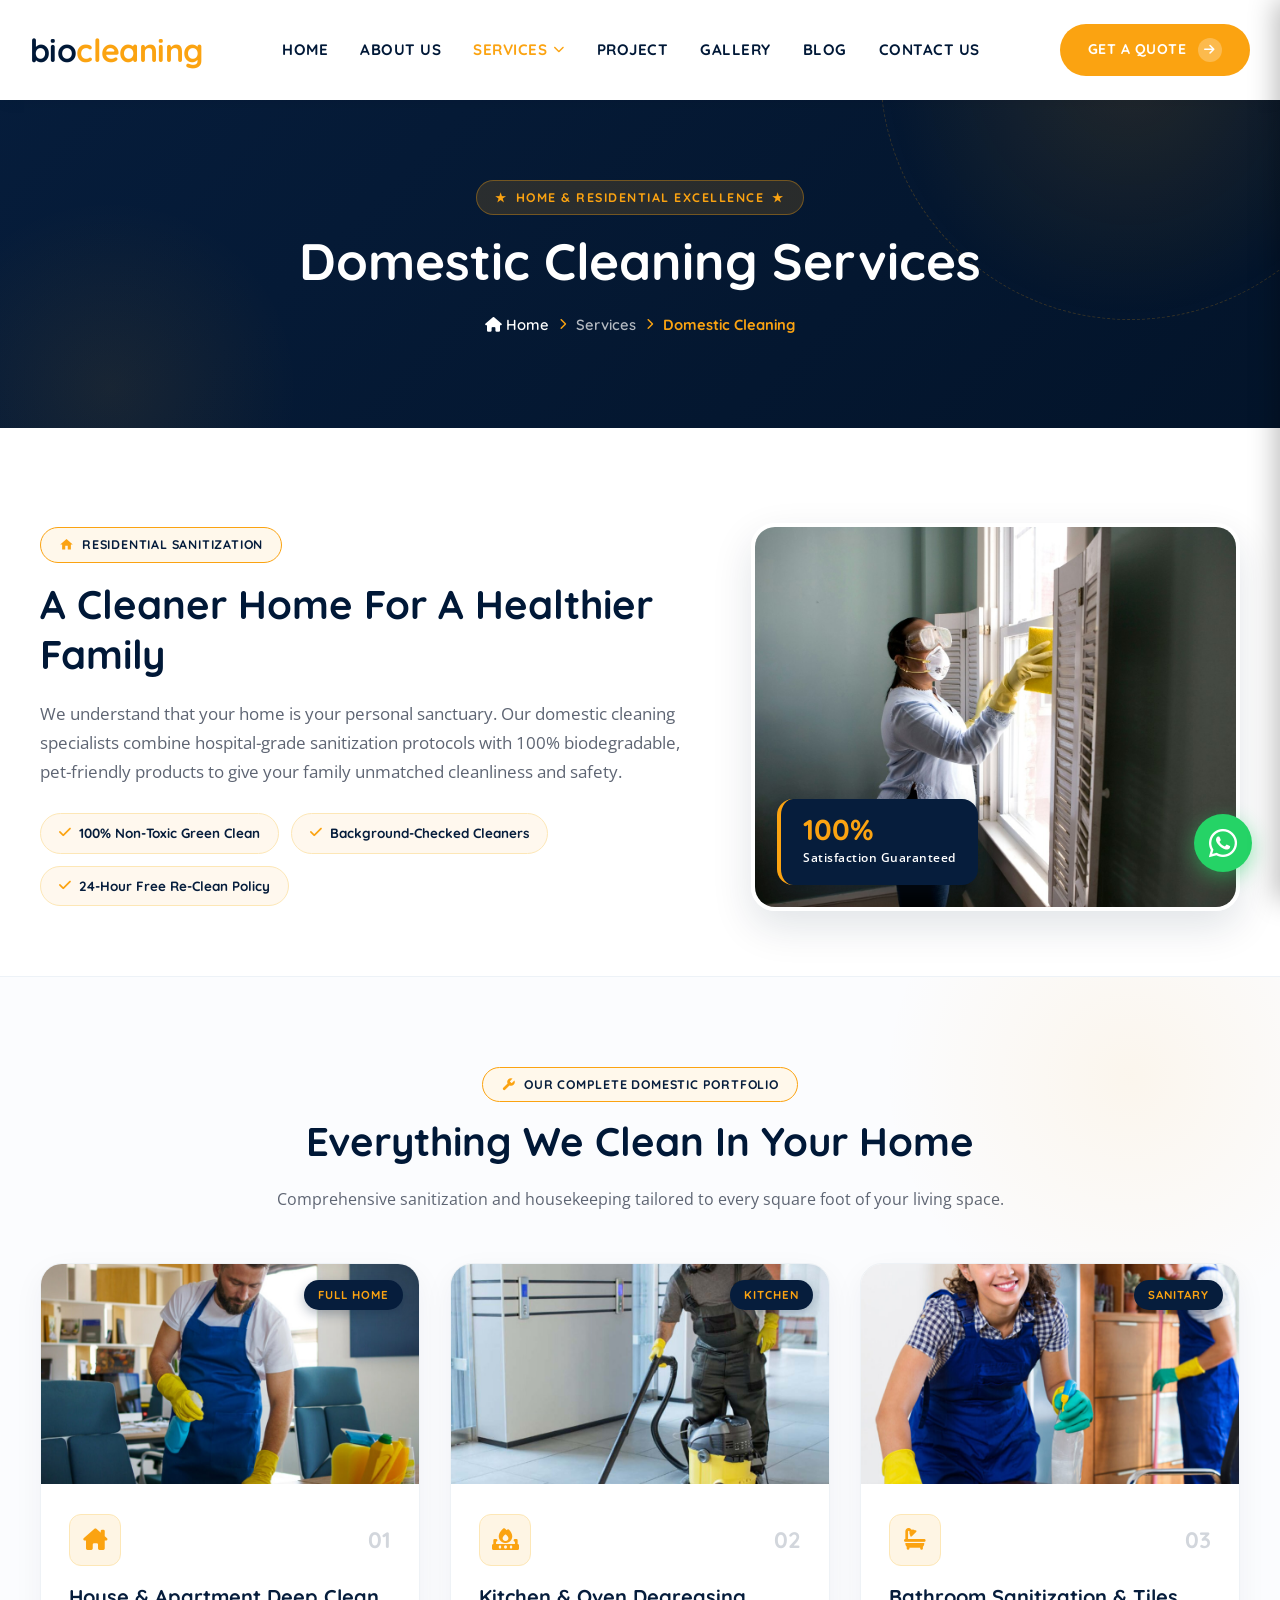
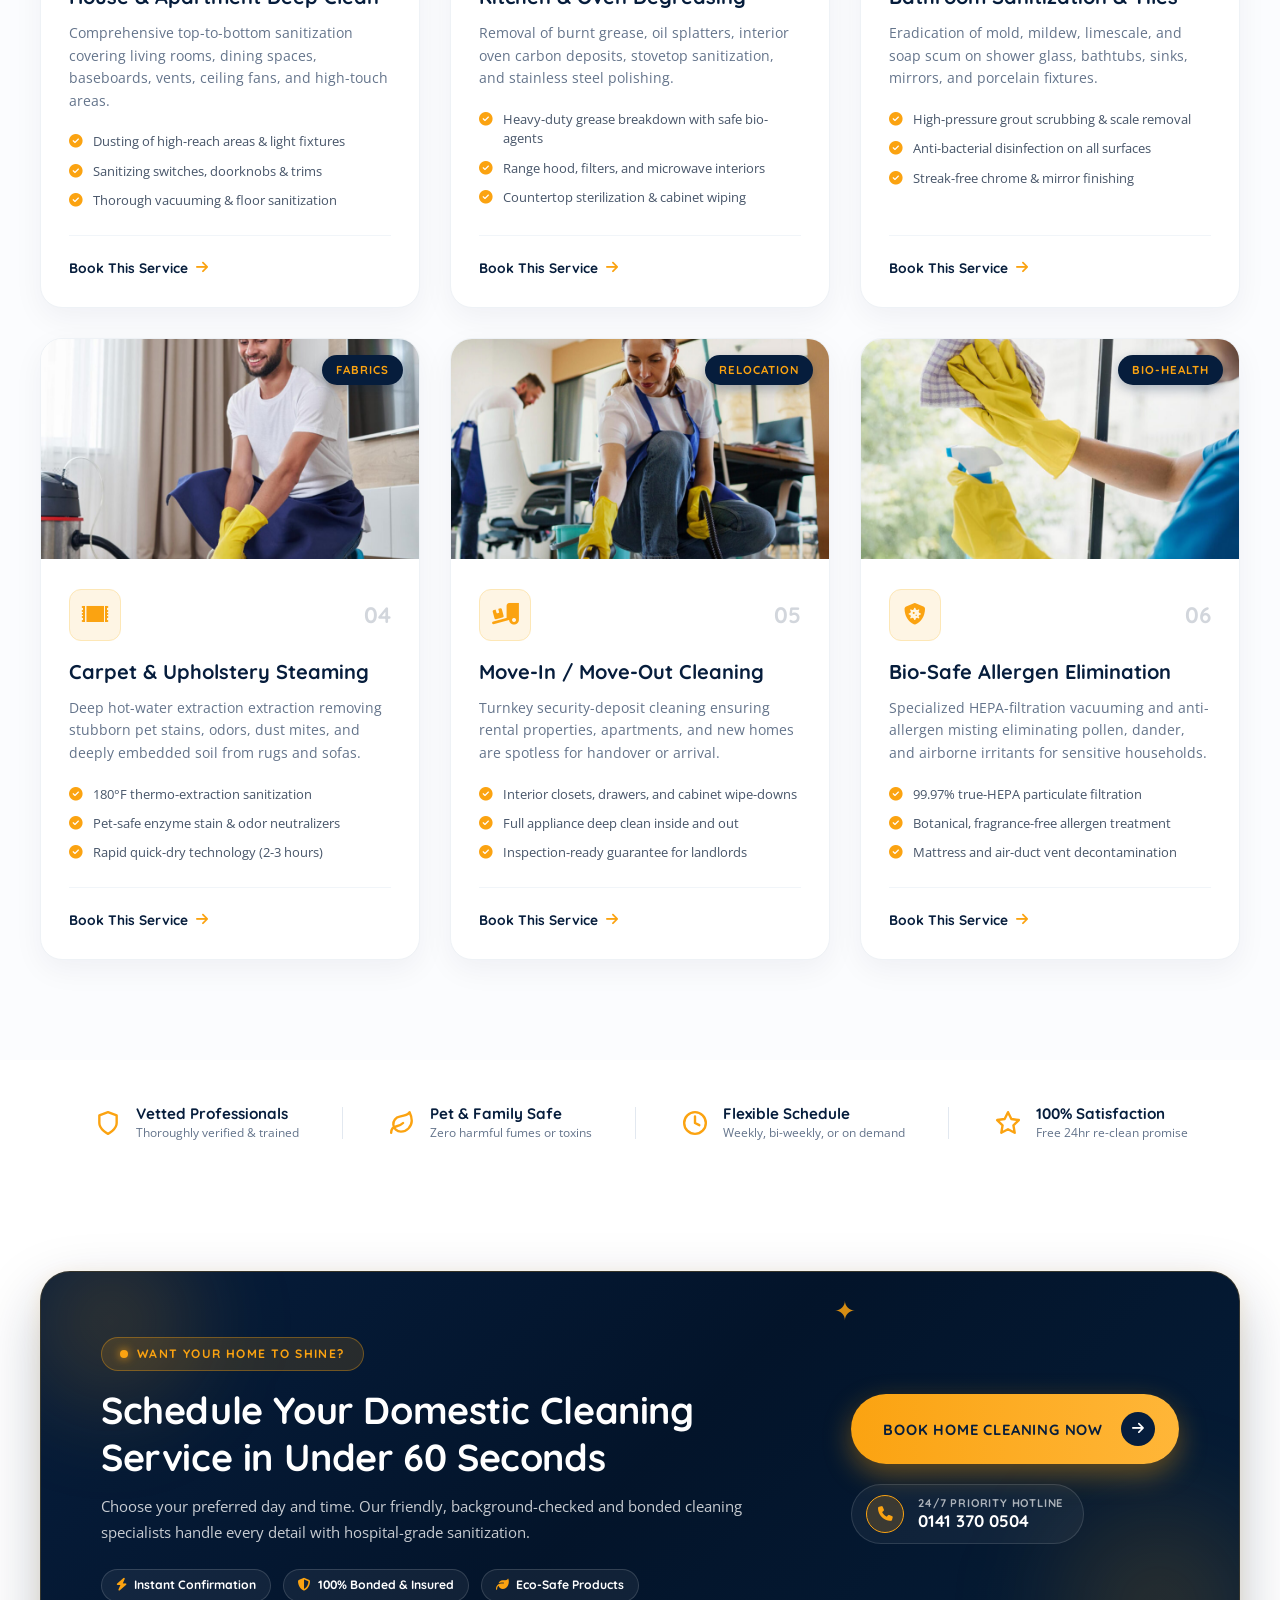
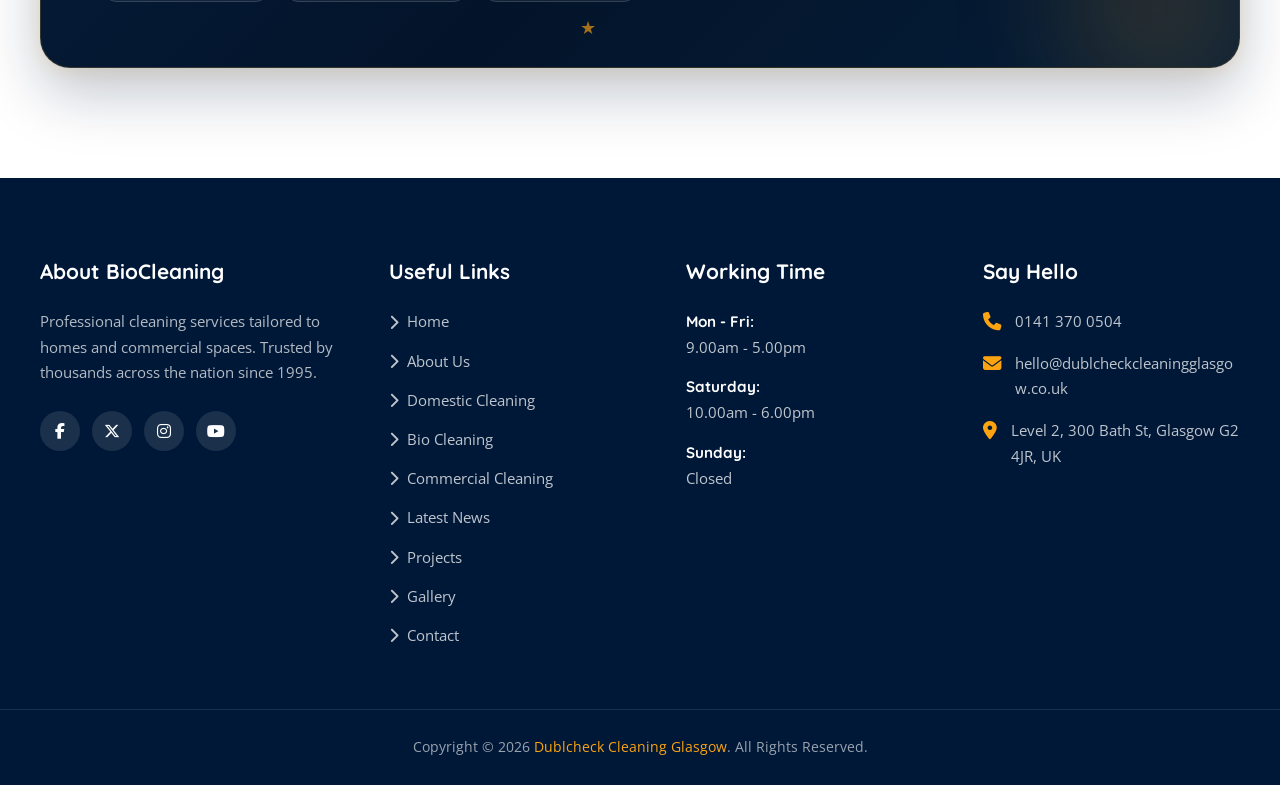
<file: domestic-cleaning.html>
<!DOCTYPE html>
<html lang="en">
<head>
  <meta charset="UTF-8">
  <meta name="viewport" content="width=device-width, initial-scale=1.0">
  <title>Domestic Cleaning Services - BioCleaning</title>

  <!-- Favicon -->
  <link rel="icon" type="image/png" href="assets/images/cropped-fevicon-32x32.png">

  <!-- Google Fonts -->
  <link rel="preconnect" href="https://fonts.googleapis.com">
  <link rel="preconnect" href="https://fonts.gstatic.com" crossorigin>
  <link href="https://fonts.googleapis.com/css2?family=Caveat:wght@600;700&family=Open+Sans:wght@400;500;600;700&family=Quicksand:wght@600;700&display=swap" rel="stylesheet">

  <!-- Font Awesome 6 Icons CDN -->
  <link rel="stylesheet" href="https://cdnjs.cloudflare.com/ajax/libs/font-awesome/6.5.1/css/all.min.css">

  <!-- Stylesheets -->
  <link rel="stylesheet" href="css/style.css?v=8.5">
  <link rel="stylesheet" href="css/responsive.css?v=8.5">
</head>
<body class="page-service-detail">

  <!-- ==========================================================================
       HEADER & NAVIGATION (EXACT SAME AS HOME PAGE)
       ========================================================================== -->
  <header class="site-header">
    <div class="header-container">
      <!-- Logo (Text Branding) -->
      <a href="index.html" class="logo-area text-logo">
        <span class="logo-text">bio<span class="logo-accent">cleaning</span></span>
      </a>

      <!-- Desktop Navigation Menu -->
      <nav class="main-nav">
        <ul class="nav-list">
          <li class="nav-item">
            <a href="index.html" class="nav-link">Home</a>
          </li>
          <li class="nav-item">
            <a href="about.html" class="nav-link">About Us</a>
          </li>
          <li class="nav-item nav-item-has-mega active">
            <a href="domestic-cleaning.html" class="nav-link">Services <i class="fa-solid fa-chevron-down"></i></a>
            <div class="dropdown-mega-menu">
              <div class="mega-menu-grid">
                <!-- Left Column: Commercial Cleaning -->
                <div class="mega-menu-column commercial-column">
                  <div class="mega-column-header">
                    <span class="mega-header-icon"><i class="fa-solid fa-building"></i></span>
                    <div class="mega-header-title">
                      <h4>Commercial Cleaning</h4>
                      <small>Enterprise & Facility</small>
                    </div>
                  </div>
                  <ul class="mega-service-list">
                    <li><a href="commercial-cleaning.html#office"><i class="fa-solid fa-chevron-right"></i> Office & Workspace Cleaning</a></li>
                    <li><a href="commercial-cleaning.html#facility"><i class="fa-solid fa-chevron-right"></i> Corporate Facility Maintenance</a></li>
                    <li><a href="commercial-cleaning.html#floor"><i class="fa-solid fa-chevron-right"></i> Commercial Floor Scrubbing</a></li>
                    <li><a href="commercial-cleaning.html#industrial"><i class="fa-solid fa-chevron-right"></i> Industrial & Warehouse Cleaning</a></li>
                    <li><a href="commercial-cleaning.html#window"><i class="fa-solid fa-chevron-right"></i> Window & Glass Facade Cleaning</a></li>
                    <li><a href="commercial-cleaning.html#clinic"><i class="fa-solid fa-chevron-right"></i> Healthcare & Clinic Sanitization</a></li>
                    <li><a href="commercial-cleaning.html#construction"><i class="fa-solid fa-chevron-right"></i> Post-Construction Cleanup</a></li>
                  </ul>
                  <a href="commercial-cleaning.html" class="mega-col-footer-btn">
                    <span>Explore Commercial</span>
                    <i class="fa-solid fa-arrow-right"></i>
                  </a>
                </div>

                <!-- Right Column: Domestic Cleaning -->
                <div class="mega-menu-column domestic-column">
                  <div class="mega-column-header">
                    <span class="mega-header-icon"><i class="fa-solid fa-house-chimney"></i></span>
                    <div class="mega-header-title">
                      <h4>Domestic Cleaning</h4>
                      <small>Home & Residential</small>
                    </div>
                  </div>
                  <ul class="mega-service-list">
                    <li><a href="domestic-cleaning.html#house"><i class="fa-solid fa-chevron-right"></i> House & Apartment Deep Clean</a></li>
                    <li><a href="domestic-cleaning.html#kitchen"><i class="fa-solid fa-chevron-right"></i> Kitchen & Oven Degreasing</a></li>
                    <li><a href="domestic-cleaning.html#bathroom"><i class="fa-solid fa-chevron-right"></i> Bathroom Sanitization & Tiles</a></li>
                    <li><a href="domestic-cleaning.html#carpet"><i class="fa-solid fa-chevron-right"></i> Carpet & Upholstery Steaming</a></li>
                    <li><a href="domestic-cleaning.html#move"><i class="fa-solid fa-chevron-right"></i> Move-In / Move-Out Cleaning</a></li>
                    <li><a href="domestic-cleaning.html#spring"><i class="fa-solid fa-chevron-right"></i> Spring Seasonal Refresh</a></li>
                    <li><a href="domestic-cleaning.html#allergen"><i class="fa-solid fa-chevron-right"></i> Bio-Safe Allergen Elimination</a></li>
                  </ul>
                  <a href="domestic-cleaning.html" class="mega-col-footer-btn">
                    <span>Explore Domestic</span>
                    <i class="fa-solid fa-arrow-right"></i>
                  </a>
                </div>
                <div class="mega-menu-column bio-column">
                  <div class="mega-column-header">
                    <span class="mega-header-icon"><i class="fa-solid fa-leaf"></i></span>
                    <div class="mega-header-title">
                      <h4>Bio Cleaning</h4>
                      <small>Eco-Friendly &amp; Hygienic</small>
                    </div>
                  </div>
                  <ul class="mega-service-list">
                    <li><a href="bio-cleaning.html#biohazard"><i class="fa-solid fa-chevron-right"></i> Biohazard &amp; Trauma Cleaning</a></li>
                    <li><a href="bio-cleaning.html#restoration"><i class="fa-solid fa-chevron-right"></i> Environmental &amp; Structural Restoration</a></li>
                    <li><a href="bio-cleaning.html#infection-control"><i class="fa-solid fa-chevron-right"></i> Infection Control &amp; Public Health</a></li>
                    <li><a href="bio-cleaning.html#social-support"><i class="fa-solid fa-chevron-right"></i> Social &amp; Mental-Health-Related Cleaning</a></li>
                  </ul>
                  <a href="bio-cleaning.html" class="mega-col-footer-btn">
                    <span>Explore Bio Cleaning</span>
                    <i class="fa-solid fa-arrow-right"></i>
                  </a>
                </div>
              </div>
            </div>
          </li>
          <li class="nav-item">
            <a href="projects.html" class="nav-link">Project</a>
          </li>
          <li class="nav-item">
            <a href="gallery.html" class="nav-link">Gallery</a>
          </li>
          <li class="nav-item">
            <a href="blog.html" class="nav-link">Blog</a>
          </li>
          <li class="nav-item">
            <a href="contact.html" class="nav-link">Contact Us</a>
          </li>
        </ul>
      </nav>

      <!-- Header Right Utilities -->
      <div class="header-right">
        <a href="index.html#bookingCard" class="btn btn-primary header-quote-btn">
          <span>Get a Quote</span>
          <span class="btn-arrow"><i class="fa-solid fa-arrow-right"></i></span>
        </a>
        <button class="hamburger-btn" aria-label="Toggle Menu"><i class="fa-solid fa-bars"></i></button>
      </div>
    </div>
  </header>

  <!-- Mobile Drawer Menu -->
  <div class="drawer-backdrop"></div>
  <aside class="mobile-drawer">
    <div class="mobile-drawer-header">
      <div class="mobile-logo text-logo">
        <a href="index.html" class="logo-text logo-text-white">bio<span class="logo-accent">cleaning</span></a>
      </div>
      <button class="mobile-close-btn" aria-label="Close Menu"><i class="fa-solid fa-xmark"></i></button>
    </div>
    <ul class="mobile-nav-list">
      <li class="mobile-nav-item"><a href="index.html">Home</a></li>
      <li class="mobile-nav-item"><a href="about.html">About Us</a></li>
      <li class="mobile-nav-item active mobile-nav-has-sub">
        <a href="domestic-cleaning.html" class="mobile-sub-toggle">Our Services <i class="fa-solid fa-chevron-down"></i></a>
        <div class="mobile-sub-menu">
          <div class="mobile-sub-column">
            <span class="mobile-sub-header"><i class="fa-solid fa-house-chimney"></i> Domestic Cleaning</span>
            <ul class="mobile-sub-items">
              <li><a href="domestic-cleaning.html#house"><i class="fa-solid fa-angle-right"></i> House & Apartment</a></li>
              <li><a href="domestic-cleaning.html#kitchen"><i class="fa-solid fa-angle-right"></i> Kitchen & Oven Degreasing</a></li>
              <li><a href="domestic-cleaning.html#bathroom"><i class="fa-solid fa-angle-right"></i> Bathroom Sanitization</a></li>
              <li><a href="domestic-cleaning.html#carpet"><i class="fa-solid fa-angle-right"></i> Carpet & Upholstery</a></li>
              <li><a href="domestic-cleaning.html#move"><i class="fa-solid fa-angle-right"></i> Move-In / Move-Out</a></li>
            </ul>
          </div>
          <div class="mobile-sub-column">
            <span class="mobile-sub-header"><i class="fa-solid fa-building"></i> Commercial Cleaning</span>
            <ul class="mobile-sub-items">
              <li><a href="commercial-cleaning.html#office"><i class="fa-solid fa-angle-right"></i> Office & Workspace</a></li>
              <li><a href="commercial-cleaning.html#facility"><i class="fa-solid fa-angle-right"></i> Facility Maintenance</a></li>
              <li><a href="commercial-cleaning.html#floor"><i class="fa-solid fa-angle-right"></i> Floor Scrubbing</a></li>
              <li><a href="commercial-cleaning.html#clinic"><i class="fa-solid fa-angle-right"></i> Clinic Sanitization</a></li>
            </ul>
          </div>
          <div class="mobile-sub-column">
            <span class="mobile-sub-header"><i class="fa-solid fa-leaf"></i> Bio Cleaning</span>
            <ul class="mobile-sub-items">
              <li><a href="bio-cleaning.html#biohazard"><i class="fa-solid fa-angle-right"></i> Biohazard &amp; Trauma Cleaning</a></li>
              <li><a href="bio-cleaning.html#restoration"><i class="fa-solid fa-angle-right"></i> Environmental &amp; Structural Restoration</a></li>
              <li><a href="bio-cleaning.html#infection-control"><i class="fa-solid fa-angle-right"></i> Infection Control &amp; Public Health</a></li>
              <li><a href="bio-cleaning.html#social-support"><i class="fa-solid fa-angle-right"></i> Social &amp; Mental-Health-Related Cleaning</a></li>
            </ul>
          </div>
        </div>
      </li>
      <li class="mobile-nav-item"><a href="index.html#why-choose">Why Choose Us</a></li>
      <li class="mobile-nav-item"><a href="index.html#process">How It Works</a></li>
      <li class="mobile-nav-item"><a href="index.html#counters">Achievements</a></li>
      <li class="mobile-nav-item"><a href="projects.html">Projects</a></li>
      <li class="mobile-nav-item"><a href="gallery.html">Gallery</a></li>
      <li class="mobile-nav-item"><a href="index.html#testimonials">Testimonials</a></li>
      <li class="mobile-nav-item"><a href="blog.html">Latest News</a></li>
      <li class="mobile-nav-item"><a href="contact.html">Contact Us</a></li>
    </ul>
    <div class="mobile-drawer-footer">
      <div class="mobile-contact-item">
        <i class="fa-solid fa-phone"></i>
        <a href="tel:+441413700504" style="color: inherit; text-decoration: none;">0141 370 0504</a>
      </div>
      <div class="mobile-contact-item">
        <i class="fa-solid fa-envelope"></i>
        <a href="mailto:hello@dublcheckcleaningglasgow.co.uk" style="color: inherit; text-decoration: none;">hello@dublcheckcleaningglasgow.co.uk</a>
      </div>
      <div class="mobile-contact-item">
        <i class="fa-solid fa-location-dot"></i>
        <span>Level 2, 300 Bath St, Glasgow G2 4JR, UK</span>
      </div>
    </div>
  </aside>

  <!-- ==========================================================================
       PAGE HERO / BREADCRUMB BANNER
       ========================================================================== -->
  <section class="page-banner-section">
    <!-- Ambient Golden Contour Gradient Circles -->
    <div class="page-banner-circle page-banner-circle-tr" aria-hidden="true"></div>
    <div class="page-banner-circle page-banner-circle-bl" aria-hidden="true"></div>

    <div class="container">
      <div class="page-banner-content text-center">
        <!-- Sub-badge Pill -->
        <div class="page-banner-badge">
          <span class="badge-sparkle">★</span>
          <span>HOME &amp; RESIDENTIAL EXCELLENCE</span>
          <span class="badge-sparkle">★</span>
        </div>

        <h1 class="page-banner-title">
          Domestic Cleaning <span class="title-highlight">Services</span>
        </h1>

        <div class="page-banner-breadcrumb">
          <a href="index.html"><i class="fa-solid fa-house"></i> Home</a>
          <span class="breadcrumb-separator"><i class="fa-solid fa-chevron-right"></i></span>
          <span>Services</span>
          <span class="breadcrumb-separator"><i class="fa-solid fa-chevron-right"></i></span>
          <span class="breadcrumb-current">Domestic Cleaning</span>
        </div>
      </div>
    </div>
  </section>

  <!-- ==========================================================================
       SERVICES OVERVIEW INTRO
       ========================================================================== -->
  <section class="service-intro-section">
    <div class="container">
      <div class="service-intro-grid">
        <div class="service-intro-content">
          <div class="about-agency-kicker">
            <span class="about-kicker-pill">
              <svg width="15" height="15" viewBox="0 0 24 24" fill="#fba311"><path d="M12 3L2 12h3v8h5v-6h4v6h5v-8h3L12 3z"/></svg>
              <span>RESIDENTIAL SANITIZATION</span>
            </span>
          </div>
          <h2 class="main-title">A Cleaner Home For A <span class="title-highlight">Healthier Family</span></h2>
          <p class="service-lead-p">
            We understand that your home is your personal sanctuary. Our domestic cleaning specialists combine hospital-grade sanitization protocols with 100% biodegradable, pet-friendly products to give your family unmatched cleanliness and safety.
          </p>
          <div class="service-key-benefits">
            <div class="benefit-chip"><i class="fa-solid fa-check"></i> 100% Non-Toxic Green Clean</div>
            <div class="benefit-chip"><i class="fa-solid fa-check"></i> Background-Checked Cleaners</div>
            <div class="benefit-chip"><i class="fa-solid fa-check"></i> 24-Hour Free Re-Clean Policy</div>
          </div>
        </div>
        <div class="service-intro-media">
          <div class="service-media-frame">
            <img src="assets/images/residential-clean-hd.jpg" alt="Domestic Cleaning in Living Room" class="service-hero-img">
            <div class="service-frame-badge">
              <span class="badge-num">100%</span>
              <span class="badge-txt">Satisfaction Guaranteed</span>
            </div>
          </div>
        </div>
      </div>
    </div>
  </section>

  <!-- ==========================================================================
       ALL DOMESTIC SERVICES PROVIDED (CARD GRID)
       ========================================================================== -->
  <section class="service-offerings-section">
    <!-- Ambient Contour Circle -->
    <div class="services-ambient-circle" aria-hidden="true"></div>

    <div class="container">
      <div class="section-header text-center">
        <div class="about-kicker-pill" style="margin: 0 auto 14px;">
          <svg width="15" height="15" viewBox="0 0 24 24" fill="#fba311"><path d="M14.7 6.3a1 1 0 0 0 0 1.4l1.6 1.6a1 1 0 0 0 1.4 0l3.77-3.77a6 6 0 0 1-7.94 7.94l-6.91 6.91a2.12 2.12 0 0 1-3-3l6.91-6.91a6 6 0 0 1 7.94-7.94l-3.76 3.76z"/></svg>
          <span>OUR COMPLETE DOMESTIC PORTFOLIO</span>
        </div>
        <h2 class="main-title">Everything We Clean In <span class="title-highlight">Your Home</span></h2>
        <p class="section-subtext">Comprehensive sanitization and housekeeping tailored to every square foot of your living space.</p>
      </div>

      <div class="services-catalog-grid">
        <!-- Service 1: House & Apartment Deep Clean -->
        <div class="service-card-item" id="house">
          <div class="service-card-img-wrap">
            <img src="assets/images/service-img-01-880x620.jpg" alt="House & Apartment Deep Clean">
            <span class="service-category-tag">Full Home</span>
          </div>
          <div class="service-card-body">
            <div class="service-card-icon-strip">
              <div class="service-icon-box"><i class="fa-solid fa-house-chimney"></i></div>
              <span class="service-card-num">01</span>
            </div>
            <h3 class="service-card-title">House &amp; Apartment Deep Clean</h3>
            <p class="service-card-desc">Comprehensive top-to-bottom sanitization covering living rooms, dining spaces, baseboards, vents, ceiling fans, and high-touch areas.</p>
            <ul class="service-checklist">
              <li><i class="fa-solid fa-circle-check"></i> Dusting of high-reach areas & light fixtures</li>
              <li><i class="fa-solid fa-circle-check"></i> Sanitizing switches, doorknobs & trims</li>
              <li><i class="fa-solid fa-circle-check"></i> Thorough vacuuming & floor sanitization</li>
            </ul>
            <div class="service-card-footer">
              <a href="index.html#bookingCard" class="service-book-btn">
                <span>Book This Service</span>
                <i class="fa-solid fa-arrow-right"></i>
              </a>
            </div>
          </div>
        </div>

        <!-- Service 2: Kitchen & Oven Degreasing -->
        <div class="service-card-item" id="kitchen">
          <div class="service-card-img-wrap">
            <img src="assets/images/service-img-05-880x620.jpg" alt="Kitchen & Oven Degreasing">
            <span class="service-category-tag">Kitchen</span>
          </div>
          <div class="service-card-body">
            <div class="service-card-icon-strip">
              <div class="service-icon-box"><i class="fa-solid fa-fire-burner"></i></div>
              <span class="service-card-num">02</span>
            </div>
            <h3 class="service-card-title">Kitchen &amp; Oven Degreasing</h3>
            <p class="service-card-desc">Removal of burnt grease, oil splatters, interior oven carbon deposits, stovetop sanitization, and stainless steel polishing.</p>
            <ul class="service-checklist">
              <li><i class="fa-solid fa-circle-check"></i> Heavy-duty grease breakdown with safe bio-agents</li>
              <li><i class="fa-solid fa-circle-check"></i> Range hood, filters, and microwave interiors</li>
              <li><i class="fa-solid fa-circle-check"></i> Countertop sterilization & cabinet wiping</li>
            </ul>
            <div class="service-card-footer">
              <a href="index.html#bookingCard" class="service-book-btn">
                <span>Book This Service</span>
                <i class="fa-solid fa-arrow-right"></i>
              </a>
            </div>
          </div>
        </div>

        <!-- Service 3: Bathroom Sanitization & Tile Grout -->
        <div class="service-card-item" id="bathroom">
          <div class="service-card-img-wrap">
            <img src="assets/images/service-img-04-880x620.jpg" alt="Bathroom Sanitization & Tile Grout">
            <span class="service-category-tag">Sanitary</span>
          </div>
          <div class="service-card-body">
            <div class="service-card-icon-strip">
              <div class="service-icon-box"><i class="fa-solid fa-bath"></i></div>
              <span class="service-card-num">03</span>
            </div>
            <h3 class="service-card-title">Bathroom Sanitization &amp; Tiles</h3>
            <p class="service-card-desc">Eradication of mold, mildew, limescale, and soap scum on shower glass, bathtubs, sinks, mirrors, and porcelain fixtures.</p>
            <ul class="service-checklist">
              <li><i class="fa-solid fa-circle-check"></i> High-pressure grout scrubbing & scale removal</li>
              <li><i class="fa-solid fa-circle-check"></i> Anti-bacterial disinfection on all surfaces</li>
              <li><i class="fa-solid fa-circle-check"></i> Streak-free chrome & mirror finishing</li>
            </ul>
            <div class="service-card-footer">
              <a href="index.html#bookingCard" class="service-book-btn">
                <span>Book This Service</span>
                <i class="fa-solid fa-arrow-right"></i>
              </a>
            </div>
          </div>
        </div>

        <!-- Service 4: Carpet & Upholstery Steaming -->
        <div class="service-card-item" id="carpet">
          <div class="service-card-img-wrap">
            <img src="assets/images/service-img-07-880x620.jpg" alt="Carpet & Upholstery Steaming">
            <span class="service-category-tag">Fabrics</span>
          </div>
          <div class="service-card-body">
            <div class="service-card-icon-strip">
              <div class="service-icon-box"><i class="fa-solid fa-rug"></i></div>
              <span class="service-card-num">04</span>
            </div>
            <h3 class="service-card-title">Carpet &amp; Upholstery Steaming</h3>
            <p class="service-card-desc">Deep hot-water extraction extraction removing stubborn pet stains, odors, dust mites, and deeply embedded soil from rugs and sofas.</p>
            <ul class="service-checklist">
              <li><i class="fa-solid fa-circle-check"></i> 180°F thermo-extraction sanitization</li>
              <li><i class="fa-solid fa-circle-check"></i> Pet-safe enzyme stain & odor neutralizers</li>
              <li><i class="fa-solid fa-circle-check"></i> Rapid quick-dry technology (2-3 hours)</li>
            </ul>
            <div class="service-card-footer">
              <a href="index.html#bookingCard" class="service-book-btn">
                <span>Book This Service</span>
                <i class="fa-solid fa-arrow-right"></i>
              </a>
            </div>
          </div>
        </div>

        <!-- Service 5: Move-In / Move-Out Turnaround -->
        <div class="service-card-item" id="move">
          <div class="service-card-img-wrap">
            <img src="assets/images/service-img-02-880x620.jpg" alt="Move-In / Move-Out Turnaround">
            <span class="service-category-tag">Relocation</span>
          </div>
          <div class="service-card-body">
            <div class="service-card-icon-strip">
              <div class="service-icon-box"><i class="fa-solid fa-truck-ramp-box"></i></div>
              <span class="service-card-num">05</span>
            </div>
            <h3 class="service-card-title">Move-In / Move-Out Cleaning</h3>
            <p class="service-card-desc">Turnkey security-deposit cleaning ensuring rental properties, apartments, and new homes are spotless for handover or arrival.</p>
            <ul class="service-checklist">
              <li><i class="fa-solid fa-circle-check"></i> Interior closets, drawers, and cabinet wipe-downs</li>
              <li><i class="fa-solid fa-circle-check"></i> Full appliance deep clean inside and out</li>
              <li><i class="fa-solid fa-circle-check"></i> Inspection-ready guarantee for landlords</li>
            </ul>
            <div class="service-card-footer">
              <a href="index.html#bookingCard" class="service-book-btn">
                <span>Book This Service</span>
                <i class="fa-solid fa-arrow-right"></i>
              </a>
            </div>
          </div>
        </div>

        <!-- Service 6: Bio-Safe Allergen Elimination -->
        <div class="service-card-item" id="allergen">
          <div class="service-card-img-wrap">
            <img src="assets/images/service-img-06-880x620.jpg" alt="Bio-Safe Allergen Elimination">
            <span class="service-category-tag">Bio-Health</span>
          </div>
          <div class="service-card-body">
            <div class="service-card-icon-strip">
              <div class="service-icon-box"><i class="fa-solid fa-shield-virus"></i></div>
              <span class="service-card-num">06</span>
            </div>
            <h3 class="service-card-title">Bio-Safe Allergen Elimination</h3>
            <p class="service-card-desc">Specialized HEPA-filtration vacuuming and anti-allergen misting eliminating pollen, dander, and airborne irritants for sensitive households.</p>
            <ul class="service-checklist">
              <li><i class="fa-solid fa-circle-check"></i> 99.97% true-HEPA particulate filtration</li>
              <li><i class="fa-solid fa-circle-check"></i> Botanical, fragrance-free allergen treatment</li>
              <li><i class="fa-solid fa-circle-check"></i> Mattress and air-duct vent decontamination</li>
            </ul>
            <div class="service-card-footer">
              <a href="index.html#bookingCard" class="service-book-btn">
                <span>Book This Service</span>
                <i class="fa-solid fa-arrow-right"></i>
              </a>
            </div>
          </div>
        </div>
      </div>
    </div>
  </section>

  <!-- ==========================================================================
       TRUST STATS PILL STRIP
       ========================================================================== -->
  <section class="about-trust-bar-section">
    <div class="container">
      <div class="trust-badges-container">
        <!-- Badge 1: Trusted Professionals -->
        <div class="trust-badge-item">
          <div class="trust-badge-icon">
            <svg width="26" height="26" viewBox="0 0 24 24" fill="none" stroke="#fba311" stroke-width="2.2" stroke-linecap="round" stroke-linejoin="round">
              <path d="M12 22s8-4 8-10V5l-8-3-8 3v7c0 6 8 10 8 10z"/>
            </svg>
          </div>
          <div class="trust-badge-text">
            <span class="trust-badge-title">Vetted Professionals</span>
            <p class="trust-badge-desc">Thoroughly verified & trained</p>
          </div>
        </div>

        <div class="trust-divider" aria-hidden="true"></div>

        <!-- Badge 2: Eco-Friendly Products -->
        <div class="trust-badge-item">
          <div class="trust-badge-icon">
            <svg width="26" height="26" viewBox="0 0 24 24" fill="none" stroke="#fba311" stroke-width="2.2" stroke-linecap="round" stroke-linejoin="round">
              <path d="M11 20A7 7 0 0 1 9.8 6.1C15.5 5 17 4.48 19 2c1 2 2 4.18 2 8 0 5.5-4.78 10-10 10Z"/>
              <path d="M2 21c0-3 1.85-5.36 5.08-6C9.5 14.52 12 13 13 12"/>
            </svg>
          </div>
          <div class="trust-badge-text">
            <span class="trust-badge-title">Pet & Family Safe</span>
            <p class="trust-badge-desc">Zero harmful fumes or toxins</p>
          </div>
        </div>

        <div class="trust-divider" aria-hidden="true"></div>

        <!-- Badge 3: On-Time Service -->
        <div class="trust-badge-item">
          <div class="trust-badge-icon">
            <svg width="26" height="26" viewBox="0 0 24 24" fill="none" stroke="#fba311" stroke-width="2.2" stroke-linecap="round" stroke-linejoin="round">
              <circle cx="12" cy="12" r="10"/>
              <polyline points="12 6 12 12 16 14"/>
            </svg>
          </div>
          <div class="trust-badge-text">
            <span class="trust-badge-title">Flexible Schedule</span>
            <p class="trust-badge-desc">Weekly, bi-weekly, or on demand</p>
          </div>
        </div>

        <div class="trust-divider" aria-hidden="true"></div>

        <!-- Badge 4: 100% Satisfaction -->
        <div class="trust-badge-item">
          <div class="trust-badge-icon">
            <svg width="26" height="26" viewBox="0 0 24 24" fill="none" stroke="#fba311" stroke-width="2.2" stroke-linecap="round" stroke-linejoin="round">
              <polygon points="12 2 15.09 8.26 22 9.27 17 14.14 18.18 21.02 12 17.77 5.82 21.02 7 14.14 2 9.27 8.91 8.26 12 2"/>
            </svg>
          </div>
          <div class="trust-badge-text">
            <span class="trust-badge-title">100% Satisfaction</span>
            <p class="trust-badge-desc">Free 24hr re-clean promise</p>
          </div>
        </div>
      </div>
    </div>
  </section>

  <!-- ==========================================================================
       CALL TO ACTION (CTA) SHOWCASE CARD
       ========================================================================== -->
  <section class="about-cta-section">
    <div class="container">
      <div class="about-cta-card">
        <!-- Ambient Background Glow Circles & Sparks -->
        <div class="cta-ambient-glow cta-glow-left" aria-hidden="true"></div>
        <div class="cta-ambient-glow cta-glow-right" aria-hidden="true"></div>
        <div class="cta-sparkle-star cta-star-1" aria-hidden="true">✦</div>
        <div class="cta-sparkle-star cta-star-2" aria-hidden="true">★</div>
        
        <div class="about-cta-content">
          <div class="cta-kicker-pill">
            <span class="cta-kicker-dot"></span>
            <span class="cta-kicker-text">WANT YOUR HOME TO SHINE?</span>
          </div>
          <h2 class="about-cta-title">Schedule Your Domestic Cleaning Service in <span class="title-highlight">Under 60 Seconds</span></h2>
          <p class="about-cta-desc">Choose your preferred day and time. Our friendly, background-checked and bonded cleaning specialists handle every detail with hospital-grade sanitization.</p>
          
          <div class="cta-trust-micro-strip">
            <span class="cta-micro-pill"><i class="fa-solid fa-bolt"></i> Instant Confirmation</span>
            <span class="cta-micro-pill"><i class="fa-solid fa-shield-halved"></i> 100% Bonded &amp; Insured</span>
            <span class="cta-micro-pill"><i class="fa-solid fa-leaf"></i> Eco-Safe Products</span>
          </div>
        </div>

        <div class="about-cta-action">
          <a href="index.html#bookingCard" class="btn-cta-gold-pill">
            <span class="btn-cta-text">BOOK HOME CLEANING NOW</span>
            <span class="btn-cta-arrow"><i class="fa-solid fa-arrow-right"></i></span>
          </a>
          <a href="tel:+441413700504" class="about-cta-phone-card">
            <div class="cta-phone-icon-circle">
              <i class="fa-solid fa-phone"></i>
            </div>
            <div class="cta-phone-text-wrap">
              <span class="cta-phone-label">24/7 Priority Hotline</span>
              <strong class="cta-phone-digits">0141 370 0504</strong>
            </div>
          </a>
        </div>
      </div>
    </div>
  </section>

  <!-- ==========================================================================
       FOOTER SECTION (EXACT SAME AS HOME PAGE)
       ========================================================================== -->
  <footer id="footer" class="site-footer">
    <div class="footer-widgets-area">
      <div class="container">
        <div class="footer-grid">
          <div class="footer-col">
            <h4 class="footer-widget-title">About BioCleaning</h4>
            <p class="footer-widget-desc">Professional cleaning services tailored to homes and commercial spaces. Trusted by thousands across the nation since 1995.</p>
            <div class="social-links">
              <a href="#" class="social-btn" title="Facebook"><i class="fa-brands fa-facebook-f"></i></a>
              <a href="#" class="social-btn" title="Twitter"><i class="fa-brands fa-x-twitter"></i></a>
              <a href="#" class="social-btn" title="Instagram"><i class="fa-brands fa-instagram"></i></a>
              <a href="#" class="social-btn" title="YouTube"><i class="fa-brands fa-youtube"></i></a>
            </div>
          </div>

          <div class="footer-col">
            <h4 class="footer-widget-title">Useful Links</h4>
            <ul class="footer-links-list">
              <li><a href="index.html"><i class="fa-solid fa-chevron-right"></i> Home</a></li>
              <li><a href="about.html"><i class="fa-solid fa-chevron-right"></i> About Us</a></li>
              <li><a href="domestic-cleaning.html"><i class="fa-solid fa-chevron-right"></i> Domestic Cleaning</a></li>
              <li><a href="bio-cleaning.html"><i class="fa-solid fa-chevron-right"></i> Bio Cleaning</a></li>
              <li><a href="commercial-cleaning.html"><i class="fa-solid fa-chevron-right"></i> Commercial Cleaning</a></li>
              <li><a href="blog.html"><i class="fa-solid fa-chevron-right"></i> Latest News</a></li>
              <li><a href="projects.html"><i class="fa-solid fa-chevron-right"></i> Projects</a></li>
              <li><a href="gallery.html"><i class="fa-solid fa-chevron-right"></i> Gallery</a></li>
              <li><a href="contact.html"><i class="fa-solid fa-chevron-right"></i> Contact</a></li>
            </ul>
          </div>

          <div class="footer-col">
            <h4 class="footer-widget-title">Working Time</h4>
            <div class="working-hours-list">
              <div class="working-hour-item">
                <strong>Mon - Fri:</strong>
                <span>9.00am - 5.00pm</span>
              </div>
              <div class="working-hour-item">
                <strong>Saturday:</strong>
                <span>10.00am - 6.00pm</span>
              </div>
              <div class="working-hour-item">
                <strong>Sunday:</strong>
                <span>Closed</span>
              </div>
            </div>
          </div>

          <div class="footer-col">
            <h4 class="footer-widget-title">Say Hello</h4>
            <div class="contact-lines">
              <div class="contact-line">
                <i class="fa-solid fa-phone"></i>
                <a href="tel:+441413700504" style="color: inherit; text-decoration: none;">0141 370 0504</a>
              </div>
              <div class="contact-line">
                <i class="fa-solid fa-envelope"></i>
                <a href="mailto:hello@dublcheckcleaningglasgow.co.uk" style="color: inherit; text-decoration: none;">hello@dublcheckcleaningglasgow.co.uk</a>
              </div>
              <div class="contact-line">
                <i class="fa-solid fa-location-dot"></i>
                <a href="https://g.page/r/CQdCISGOXPuJEBM/" target="_blank" rel="noopener" style="color: inherit; text-decoration: none;">Level 2, 300 Bath St, Glasgow G2 4JR, UK</a>
              </div>
            </div>
          </div>
        </div>
      </div>
    </div>

    <div class="footer-bottom-bar">
      <div class="container">
        <p>Copyright © 2026 <a href="#">Dublcheck Cleaning Glasgow</a>. All Rights Reserved.</p>
      </div>
    </div>
  </footer>

  <!-- Floating WhatsApp Action Widget -->
  <a href="https://wa.me/441413700504" class="whatsapp-float-btn" target="_blank" rel="noopener" aria-label="Chat on WhatsApp">
    <i class="fa-brands fa-whatsapp"></i>
  </a>

  <!-- JavaScript -->
  <script src="js/main.js?v=7.1"></script>
</body>
</html>
</file>
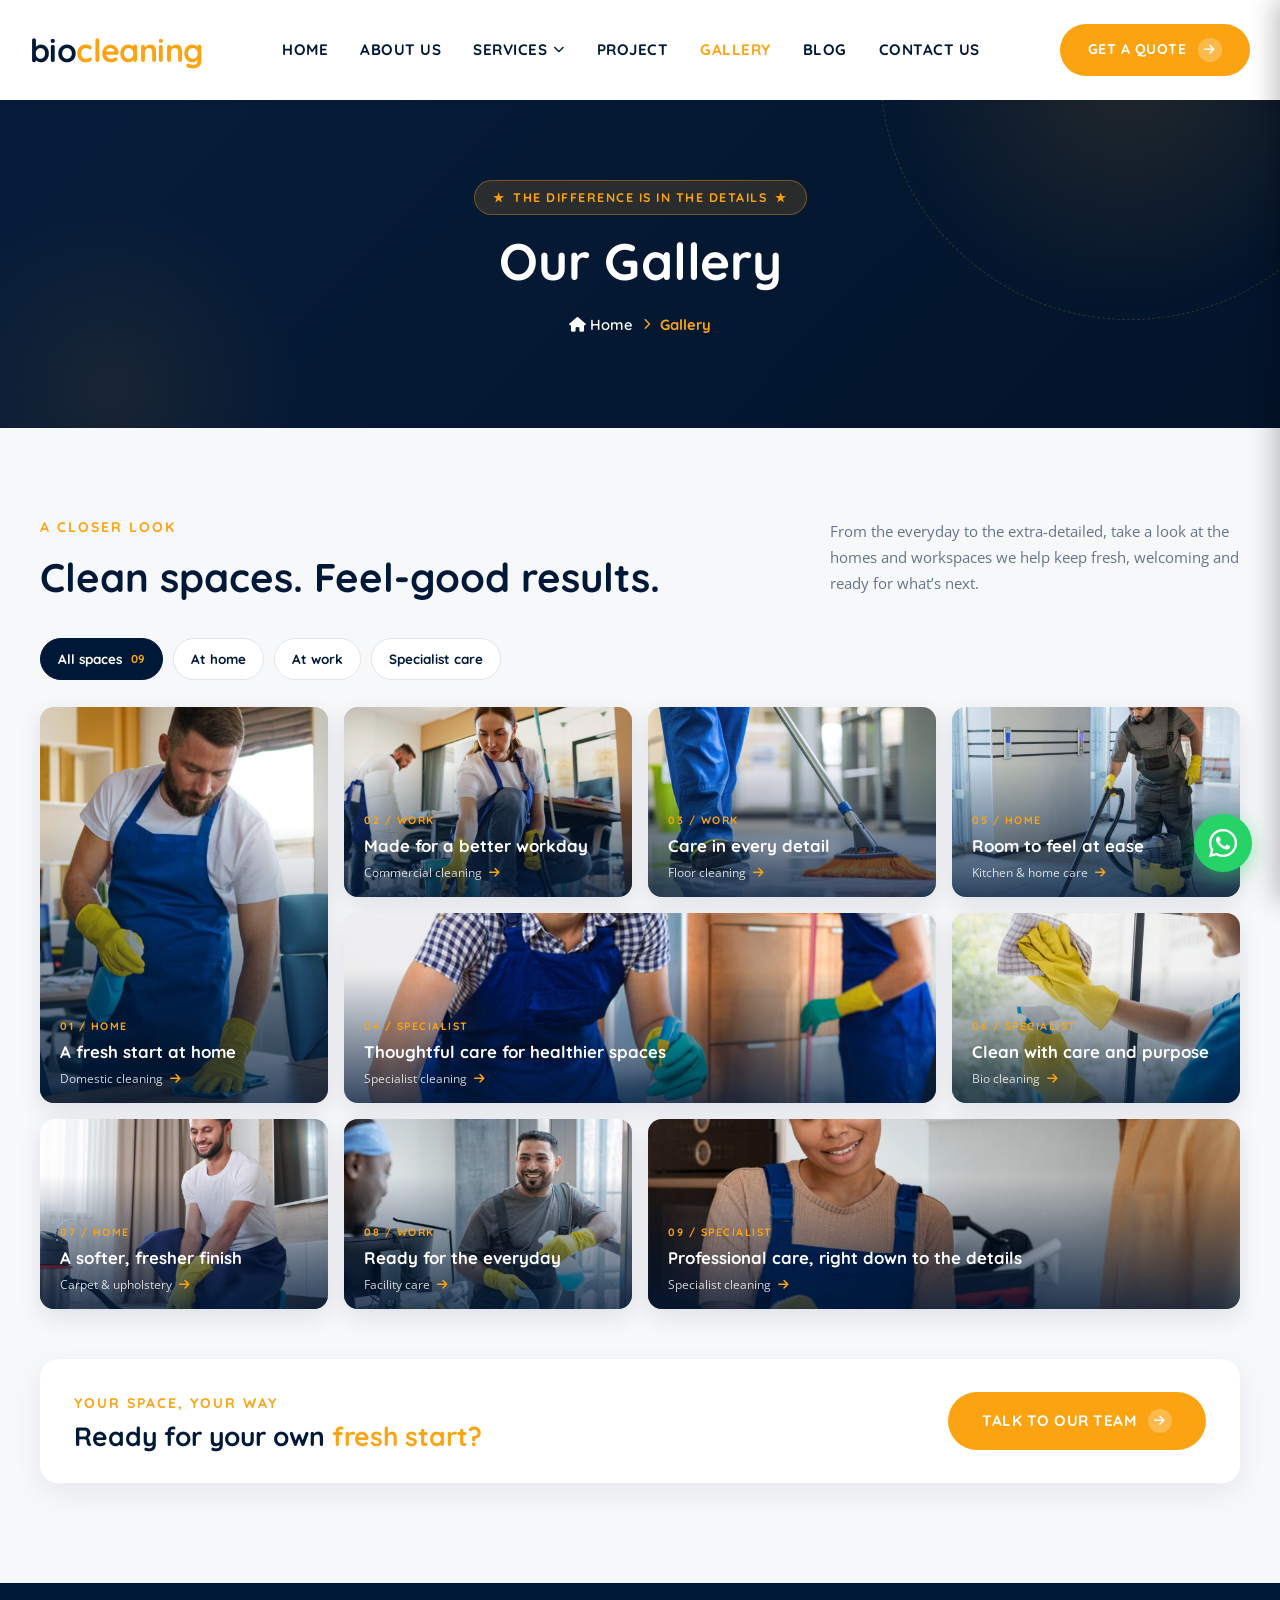
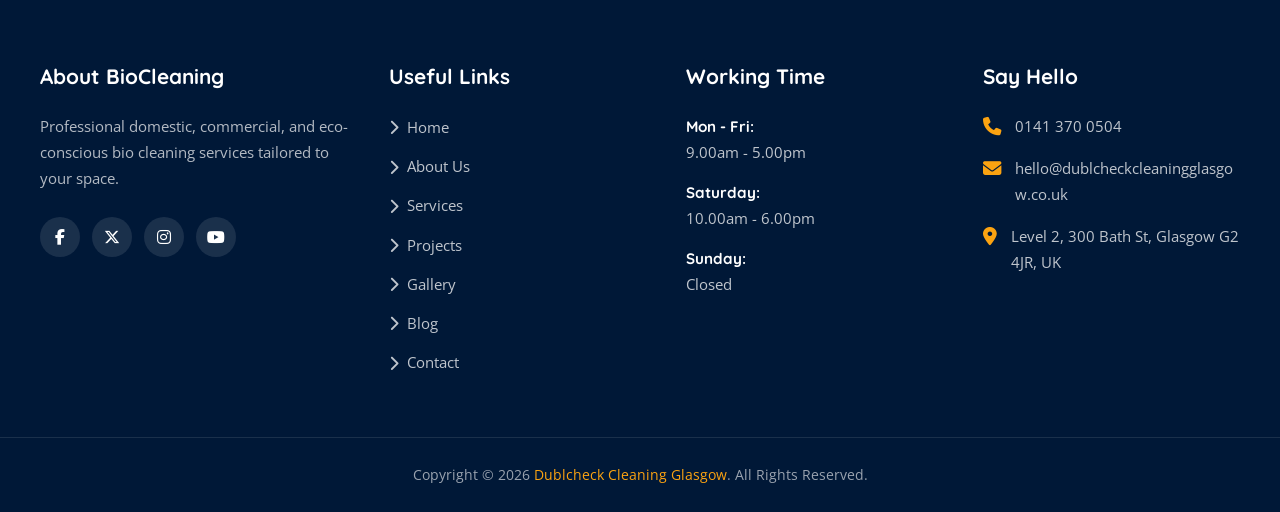
<file: gallery.html>
<!DOCTYPE html>
<html lang="en">
<head>
  <meta charset="UTF-8">
  <meta name="viewport" content="width=device-width, initial-scale=1.0">
  <meta name="description" content="Explore BioCleaning's home, commercial and specialist cleaning gallery.">
  <title>Gallery - BioCleaning Professional Cleaning Services</title>
  <link rel="icon" type="image/png" href="assets/images/cropped-fevicon-32x32.png">
  <link rel="preconnect" href="https://fonts.googleapis.com">
  <link rel="preconnect" href="https://fonts.gstatic.com" crossorigin>
  <link href="https://fonts.googleapis.com/css2?family=Caveat:wght@600;700&family=Open+Sans:wght@400;500;600;700&family=Quicksand:wght@600;700&display=swap" rel="stylesheet">
  <link rel="stylesheet" href="https://cdnjs.cloudflare.com/ajax/libs/font-awesome/6.5.1/css/all.min.css">
  <link rel="stylesheet" href="css/style.css?v=8.5">
  <link rel="stylesheet" href="css/responsive.css?v=8.5">
</head>
<body class="page-gallery">
  <header class="site-header">
    <div class="header-container">
      <a href="index.html" class="logo-area text-logo"><span class="logo-text">bio<span class="logo-accent">cleaning</span></span></a>
      <nav class="main-nav" aria-label="Main navigation">
        <ul class="nav-list">
          <li class="nav-item"><a href="index.html" class="nav-link">Home</a></li>
          <li class="nav-item"><a href="about.html" class="nav-link">About Us</a></li>
          <li class="nav-item nav-item-has-mega">
            <a href="index.html#services" class="nav-link">Services <i class="fa-solid fa-chevron-down"></i></a>
            <div class="dropdown-mega-menu">
              <div class="mega-menu-grid">
                <div class="mega-menu-column commercial-column">
                  <div class="mega-column-header"><span class="mega-header-icon"><i class="fa-solid fa-building"></i></span><div class="mega-header-title"><h4>Commercial Cleaning</h4><small>Enterprise &amp; Facility</small></div></div>
                  <ul class="mega-service-list"><li><a href="commercial-cleaning.html#office"><i class="fa-solid fa-chevron-right"></i> Office &amp; Workspace</a></li><li><a href="commercial-cleaning.html#facility"><i class="fa-solid fa-chevron-right"></i> Facility Maintenance</a></li><li><a href="commercial-cleaning.html#floor"><i class="fa-solid fa-chevron-right"></i> Commercial Floor Cleaning</a></li></ul>
                  <a href="commercial-cleaning.html" class="mega-col-footer-btn"><span>Explore Commercial</span><i class="fa-solid fa-arrow-right"></i></a>
                </div>
                <div class="mega-menu-column domestic-column">
                  <div class="mega-column-header"><span class="mega-header-icon"><i class="fa-solid fa-house-chimney"></i></span><div class="mega-header-title"><h4>Domestic Cleaning</h4><small>Home &amp; Residential</small></div></div>
                  <ul class="mega-service-list"><li><a href="domestic-cleaning.html#house"><i class="fa-solid fa-chevron-right"></i> House &amp; Apartment</a></li><li><a href="domestic-cleaning.html#kitchen"><i class="fa-solid fa-chevron-right"></i> Kitchen &amp; Oven</a></li><li><a href="domestic-cleaning.html#carpet"><i class="fa-solid fa-chevron-right"></i> Carpet &amp; Upholstery</a></li></ul>
                  <a href="domestic-cleaning.html" class="mega-col-footer-btn"><span>Explore Domestic</span><i class="fa-solid fa-arrow-right"></i></a>
                </div>
                <div class="mega-menu-column bio-column">
                  <div class="mega-column-header"><span class="mega-header-icon"><i class="fa-solid fa-leaf"></i></span><div class="mega-header-title"><h4>Bio Cleaning</h4><small>Eco-Friendly &amp; Hygienic</small></div></div>
                  <ul class="mega-service-list"><li><a href="bio-cleaning.html#biohazard"><i class="fa-solid fa-chevron-right"></i> Biohazard &amp; Trauma</a></li><li><a href="bio-cleaning.html#restoration"><i class="fa-solid fa-chevron-right"></i> Environmental Restoration</a></li><li><a href="bio-cleaning.html#infection-control"><i class="fa-solid fa-chevron-right"></i> Infection Control</a></li></ul>
                  <a href="bio-cleaning.html" class="mega-col-footer-btn"><span>Explore Bio Cleaning</span><i class="fa-solid fa-arrow-right"></i></a>
                </div>
              </div>
            </div>
          </li>
          <li class="nav-item"><a href="projects.html" class="nav-link">Project</a></li>
          <li class="nav-item active"><a href="gallery.html" class="nav-link" aria-current="page">Gallery</a></li>
          <li class="nav-item"><a href="blog.html" class="nav-link">Blog</a></li>
          <li class="nav-item"><a href="contact.html" class="nav-link">Contact Us</a></li>
        </ul>
      </nav>
      <div class="header-right">
        <a href="contact.html#contact-form" class="btn btn-primary header-quote-btn"><span>Get a Quote</span><span class="btn-arrow"><i class="fa-solid fa-arrow-right"></i></span></a>
        <button class="hamburger-btn" aria-label="Toggle Menu"><i class="fa-solid fa-bars"></i></button>
      </div>
    </div>
  </header>

  <div class="drawer-backdrop"></div>
  <aside class="mobile-drawer">
    <div class="mobile-drawer-header">
      <div class="mobile-logo text-logo"><a href="index.html" class="logo-text logo-text-white">bio<span class="logo-accent">cleaning</span></a></div>
      <button class="mobile-close-btn" aria-label="Close Menu"><i class="fa-solid fa-xmark"></i></button>
    </div>
    <ul class="mobile-nav-list">
      <li class="mobile-nav-item"><a href="index.html">Home</a></li>
      <li class="mobile-nav-item"><a href="about.html">About Us</a></li>
      <li class="mobile-nav-item"><a href="index.html#services">Services</a></li>
      <li class="mobile-nav-item"><a href="projects.html">Projects</a></li>
      <li class="mobile-nav-item active"><a href="gallery.html" aria-current="page">Gallery</a></li>
      <li class="mobile-nav-item"><a href="blog.html">Blog</a></li>
      <li class="mobile-nav-item"><a href="contact.html">Contact Us</a></li>
    </ul>
    <div class="mobile-drawer-footer">
      <div class="mobile-contact-item"><i class="fa-solid fa-phone"></i><a href="tel:+441413700504">0141 370 0504</a></div>
      <div class="mobile-contact-item"><i class="fa-solid fa-envelope"></i><a href="mailto:hello@dublcheckcleaningglasgow.co.uk">hello@dublcheckcleaningglasgow.co.uk</a></div>
      <div class="mobile-contact-item"><i class="fa-solid fa-location-dot"></i><span>Level 2, 300 Bath St, Glasgow G2 4JR, UK</span></div>
    </div>
  </aside>

  <main>
    <section class="page-banner-section">
      <div class="page-banner-circle page-banner-circle-tr" aria-hidden="true"></div>
      <div class="page-banner-circle page-banner-circle-bl" aria-hidden="true"></div>
      <div class="container">
        <div class="page-banner-content text-center">
          <div class="page-banner-badge"><span class="badge-sparkle">★</span><span>THE DIFFERENCE IS IN THE DETAILS</span><span class="badge-sparkle">★</span></div>
          <h1 class="page-banner-title">Our <span class="title-highlight">Gallery</span></h1>
          <div class="page-banner-breadcrumb"><a href="index.html"><i class="fa-solid fa-house"></i> Home</a><span class="breadcrumb-separator"><i class="fa-solid fa-chevron-right"></i></span><span class="breadcrumb-current">Gallery</span></div>
        </div>
      </div>
    </section>

    <section class="gallery-page-section">
      <div class="container">
        <div class="gallery-intro">
          <div><span class="sub-title">A CLOSER LOOK</span><h2 class="main-title">Clean spaces. <span class="title-highlight">Feel-good results.</span></h2></div>
          <p>From the everyday to the extra-detailed, take a look at the homes and workspaces we help keep fresh, welcoming and ready for what’s next.</p>
        </div>

        <div class="gallery-filter-bar" role="group" aria-label="Filter gallery by service">
          <button type="button" class="gallery-filter-btn is-active" data-gallery-filter="all" aria-pressed="true">All spaces <span>09</span></button>
          <button type="button" class="gallery-filter-btn" data-gallery-filter="domestic" aria-pressed="false">At home</button>
          <button type="button" class="gallery-filter-btn" data-gallery-filter="commercial" aria-pressed="false">At work</button>
          <button type="button" class="gallery-filter-btn" data-gallery-filter="specialist" aria-pressed="false">Specialist care</button>
        </div>

        <div class="gallery-grid" aria-live="polite">
          <a class="gallery-item gallery-item-tall" data-gallery-category="domestic" href="domestic-cleaning.html#house">
            <img src="assets/images/service-img-01-880x620.jpg" alt="Clean, refreshed home interior" loading="lazy">
            <span class="gallery-item-overlay"><span class="gallery-item-number">01 / HOME</span><strong>A fresh start at home</strong><span>Domestic cleaning <i class="fa-solid fa-arrow-right"></i></span></span>
          </a>
          <a class="gallery-item" data-gallery-category="commercial" href="commercial-cleaning.html#office">
            <img src="assets/images/service-img-02-880x620.jpg" alt="Clean and organised office workspace" loading="lazy">
            <span class="gallery-item-overlay"><span class="gallery-item-number">02 / WORK</span><strong>Made for a better workday</strong><span>Commercial cleaning <i class="fa-solid fa-arrow-right"></i></span></span>
          </a>
          <a class="gallery-item" data-gallery-category="commercial" href="commercial-cleaning.html#floor">
            <img src="assets/images/service-img-03-880x620.jpg" alt="Commercial floor cleaning in progress" loading="lazy">
            <span class="gallery-item-overlay"><span class="gallery-item-number">03 / WORK</span><strong>Care in every detail</strong><span>Floor cleaning <i class="fa-solid fa-arrow-right"></i></span></span>
          </a>
          <a class="gallery-item gallery-item-wide" data-gallery-category="specialist" href="bio-cleaning.html#infection-control">
            <img src="assets/images/service-img-04-880x620.jpg" alt="Professional cleaning and sanitisation" loading="lazy">
            <span class="gallery-item-overlay"><span class="gallery-item-number">04 / SPECIALIST</span><strong>Thoughtful care for healthier spaces</strong><span>Specialist cleaning <i class="fa-solid fa-arrow-right"></i></span></span>
          </a>
          <a class="gallery-item" data-gallery-category="domestic" href="domestic-cleaning.html#kitchen">
            <img src="assets/images/service-img-05-880x620.jpg" alt="Detailed kitchen and surface cleaning" loading="lazy">
            <span class="gallery-item-overlay"><span class="gallery-item-number">05 / HOME</span><strong>Room to feel at ease</strong><span>Kitchen &amp; home care <i class="fa-solid fa-arrow-right"></i></span></span>
          </a>
          <a class="gallery-item" data-gallery-category="specialist" href="bio-cleaning.html#restoration">
            <img src="assets/images/service-img-06-880x620.jpg" alt="Careful cleaning of a specialist environment" loading="lazy">
            <span class="gallery-item-overlay"><span class="gallery-item-number">06 / SPECIALIST</span><strong>Clean with care and purpose</strong><span>Bio cleaning <i class="fa-solid fa-arrow-right"></i></span></span>
          </a>
          <a class="gallery-item" data-gallery-category="domestic" href="domestic-cleaning.html#carpet">
            <img src="assets/images/service-img-07-880x620.jpg" alt="Carpet and upholstery cleaning" loading="lazy">
            <span class="gallery-item-overlay"><span class="gallery-item-number">07 / HOME</span><strong>A softer, fresher finish</strong><span>Carpet &amp; upholstery <i class="fa-solid fa-arrow-right"></i></span></span>
          </a>
          <a class="gallery-item" data-gallery-category="commercial" href="commercial-cleaning.html#facility">
            <img src="assets/images/service-img-08-880x620.jpg" alt="Professional facility maintenance cleaning" loading="lazy">
            <span class="gallery-item-overlay"><span class="gallery-item-number">08 / WORK</span><strong>Ready for the everyday</strong><span>Facility care <i class="fa-solid fa-arrow-right"></i></span></span>
          </a>
          <a class="gallery-item gallery-item-wide" data-gallery-category="specialist" href="commercial-cleaning.html#clinic">
            <img src="assets/images/service-img-09-880x620.jpg" alt="Detailed professional cleaning for a shared space" loading="lazy">
            <span class="gallery-item-overlay"><span class="gallery-item-number">09 / SPECIALIST</span><strong>Professional care, right down to the details</strong><span>Specialist cleaning <i class="fa-solid fa-arrow-right"></i></span></span>
          </a>
        </div>

        <div class="gallery-bottom-cta">
          <div><span class="sub-title">YOUR SPACE, YOUR WAY</span><h2>Ready for your own <span class="title-highlight">fresh start?</span></h2></div>
          <a href="contact.html#contact-form" class="btn btn-primary"><span>Talk to our team</span><span class="btn-arrow"><i class="fa-solid fa-arrow-right"></i></span></a>
        </div>
      </div>
    </section>
  </main>

  <footer id="footer" class="site-footer">
    <div class="footer-widgets-area"><div class="container"><div class="footer-grid">
      <div class="footer-col"><h4 class="footer-widget-title">About BioCleaning</h4><p class="footer-widget-desc">Professional domestic, commercial, and eco-conscious bio cleaning services tailored to your space.</p><div class="social-links"><a href="#" class="social-btn" title="Facebook"><i class="fa-brands fa-facebook-f"></i></a><a href="#" class="social-btn" title="Twitter"><i class="fa-brands fa-x-twitter"></i></a><a href="#" class="social-btn" title="Instagram"><i class="fa-brands fa-instagram"></i></a><a href="#" class="social-btn" title="YouTube"><i class="fa-brands fa-youtube"></i></a></div></div>
      <div class="footer-col"><h4 class="footer-widget-title">Useful Links</h4><ul class="footer-links-list"><li><a href="index.html"><i class="fa-solid fa-chevron-right"></i> Home</a></li><li><a href="about.html"><i class="fa-solid fa-chevron-right"></i> About Us</a></li><li><a href="index.html#services"><i class="fa-solid fa-chevron-right"></i> Services</a></li><li><a href="projects.html"><i class="fa-solid fa-chevron-right"></i> Projects</a></li><li><a href="gallery.html"><i class="fa-solid fa-chevron-right"></i> Gallery</a></li><li><a href="blog.html"><i class="fa-solid fa-chevron-right"></i> Blog</a></li><li><a href="contact.html"><i class="fa-solid fa-chevron-right"></i> Contact</a></li></ul></div>
      <div class="footer-col"><h4 class="footer-widget-title">Working Time</h4><div class="working-hours-list"><div class="working-hour-item"><strong>Mon - Fri:</strong><span>9.00am - 5.00pm</span></div><div class="working-hour-item"><strong>Saturday:</strong><span>10.00am - 6.00pm</span></div><div class="working-hour-item"><strong>Sunday:</strong><span>Closed</span></div></div></div>
      <div class="footer-col"><h4 class="footer-widget-title">Say Hello</h4><div class="contact-lines"><div class="contact-line"><i class="fa-solid fa-phone"></i><a href="tel:+441413700504">0141 370 0504</a></div><div class="contact-line"><i class="fa-solid fa-envelope"></i><a href="mailto:hello@dublcheckcleaningglasgow.co.uk">hello@dublcheckcleaningglasgow.co.uk</a></div><div class="contact-line"><i class="fa-solid fa-location-dot"></i><a href="https://g.page/r/CQdCISGOXPuJEBM/" target="_blank" rel="noopener">Level 2, 300 Bath St, Glasgow G2 4JR, UK</a></div></div></div>
    </div></div></div>
    <div class="footer-bottom-bar"><div class="container"><p>Copyright © 2026 <a href="index.html">Dublcheck Cleaning Glasgow</a>. All Rights Reserved.</p></div></div>
  </footer>
  <a href="https://wa.me/441413700504" class="whatsapp-float-btn" target="_blank" rel="noopener" aria-label="Chat on WhatsApp"><i class="fa-brands fa-whatsapp"></i></a>
  <script src="js/main.js?v=7.1"></script>
</body>
</html>
</file>
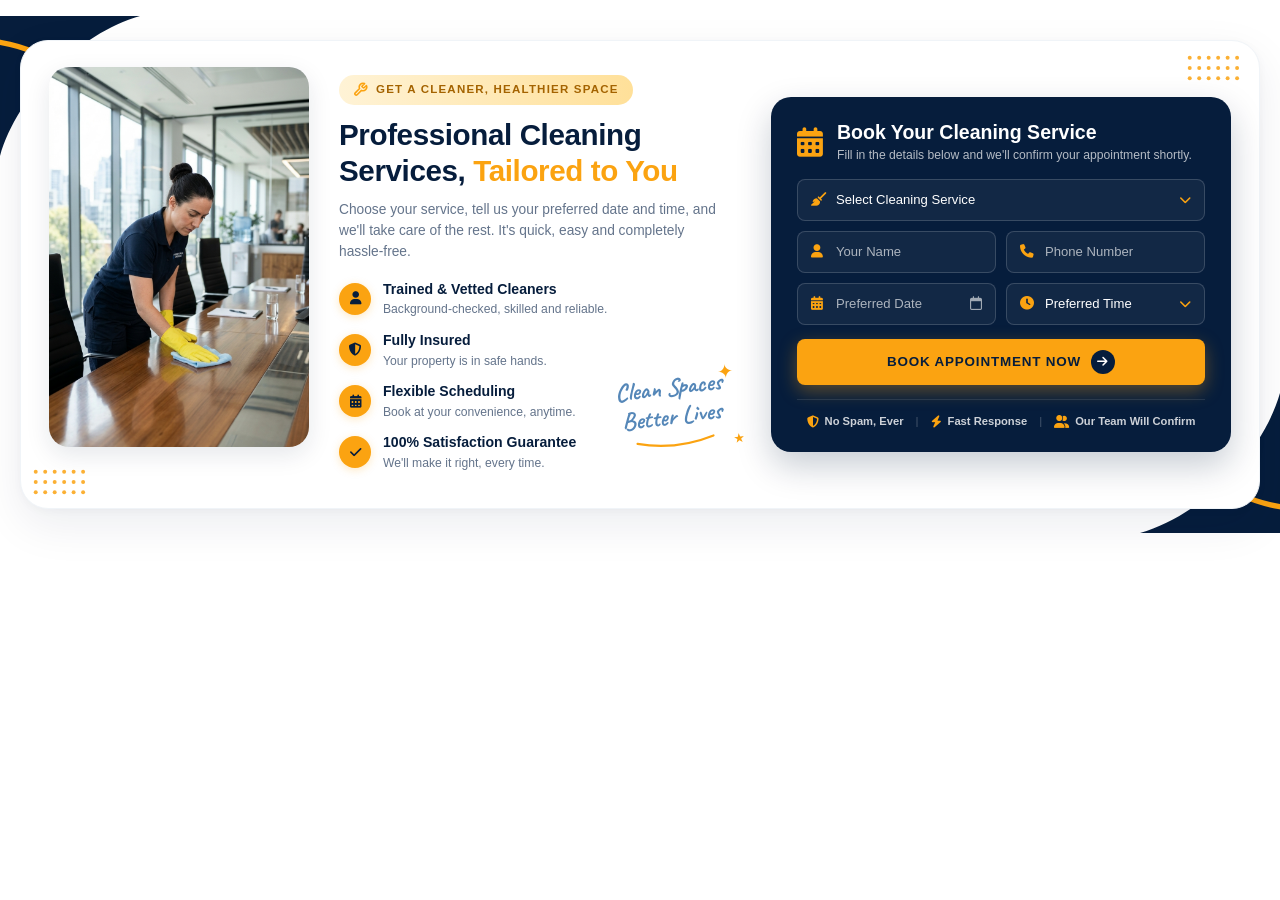
<file: preview_booking_live.html>
<!DOCTYPE html>
<html>
<head>
  <meta charset="UTF-8">
  <link rel="preconnect" href="https://fonts.googleapis.com">
  <link rel="preconnect" href="https://fonts.gstatic.com" crossorigin>
  <link href="https://fonts.googleapis.com/css2?family=Caveat:wght@600;700&family=Plus+Jakarta+Sans:wght@400;500;600;700;800&family=Outfit:wght@400;500;600;700;800;900&display=swap" rel="stylesheet">
  <link rel="stylesheet" href="https://cdnjs.cloudflare.com/ajax/libs/font-awesome/6.5.1/css/all.min.css">
  <style>
    body { margin: 0; padding: 40px 0; background: #f8fafc; font-family: 'Plus Jakarta Sans', sans-serif; }
    /* ==========================================================================
   Xclean Demo 1 - Cleaning Services WordPress Theme Recreation
   Styles: Modern HTML5 & CSS3
   ========================================================================== */

:root {
  --primary: #fba311;
  --primary-hover: #001837;
  --secondary: #09042d;
  --dark: #001837;
  --text-main: #5e6573;
  --text-heading: #001837;
  --bg-light: #f0f2f4;
  --bg-white: #ffffff;
  --border-color: #e5e8ec;
  --card-shadow: 0 10px 30px rgba(0, 24, 55, 0.07);
  --hover-shadow: 0 20px 40px rgba(0, 24, 55, 0.12);
  --font-heading: 'Quicksand', sans-serif;
  --font-body: 'Open Sans', sans-serif;
  --transition: all 0.35s cubic-bezier(0.25, 0.46, 0.45, 0.94);
  --container-max-width: 1240px;
}

/* Base & Reset */
*, *::before, *::after {
  box-sizing: border-box;
  margin: 0;
  padding: 0;
}

html {
  scroll-behavior: smooth;
  font-size: 16px;
}

body {
  font-family: var(--font-body);
  color: var(--text-main);
  background-color: var(--bg-white);
  line-height: 1.7;
  overflow-x: hidden;
  -webkit-font-smoothing: antialiased;
}

a {
  color: inherit;
  text-decoration: none;
  transition: var(--transition);
}

ul, ol {
  list-style: none;
}

img {
  max-width: 100%;
  height: auto;
  display: block;
}

button, input, select, textarea {
  font-family: inherit;
  outline: none;
  border: none;
}

.container {
  width: 100%;
  max-width: var(--container-max-width);
  margin: 0 auto;
  padding: 0 20px;
}

/* Typography & Utility */
h1, h2, h3, h4, h5, h6 {
  font-family: var(--font-heading);
  color: var(--text-heading);
  font-weight: 700;
  line-height: 1.25;
}

.sub-title {
  display: inline-block;
  font-family: var(--font-heading);
  font-size: 0.875rem;
  font-weight: 700;
  color: var(--primary);
  text-transform: uppercase;
  letter-spacing: 2px;
  margin-bottom: 12px;
  position: relative;
}

.main-title {
  font-size: 2.5rem;
  margin-bottom: 20px;
}

.text-center {
  text-align: center;
}

/* Buttons */
.btn {
  display: inline-flex;
  align-items: center;
  justify-content: center;
  gap: 12px;
  padding: 16px 34px;
  font-family: var(--font-heading);
  font-size: 0.95rem;
  font-weight: 700;
  text-transform: uppercase;
  letter-spacing: 0.5px;
  border-radius: 50px;
  cursor: pointer;
  transition: var(--transition);
  position: relative;
  overflow: hidden;
  z-index: 1;
}

.btn-primary {
  background-color: var(--primary);
  color: #ffffff;
}

.btn-primary:hover {
  background-color: var(--primary-hover);
  color: #ffffff;
  transform: translateY(-2px);
  box-shadow: 0 10px 20px rgba(0, 24, 55, 0.15);
}

.btn-outline {
  background-color: transparent;
  color: #ffffff;
  border: 2px solid rgba(255, 255, 255, 0.8);
}

.btn-outline:hover {
  background-color: #ffffff;
  color: var(--dark);
  border-color: #ffffff;
  transform: translateY(-2px);
}

.btn-dark {
  background-color: var(--dark);
  color: #ffffff;
}

.btn-dark:hover {
  background-color: var(--primary);
  color: #ffffff;
  transform: translateY(-2px);
}

.btn-arrow {
  display: inline-flex;
  align-items: center;
  justify-content: center;
  width: 24px;
  height: 24px;
  background-color: rgba(255, 255, 255, 0.25);
  border-radius: 50%;
  font-size: 0.75rem;
  transition: var(--transition);
}

.btn:hover .btn-arrow {
  transform: translateX(4px);
}

/* ==========================================================================
   HEADER & NAVIGATION
   ========================================================================== */
.site-header {
  position: absolute;
  top: 0;
  left: 0;
  width: 100%;
  z-index: 1000;
  background-color: var(--bg-white);
  box-shadow: 0 2px 15px rgba(0, 0, 0, 0.05);
  transition: var(--transition);
}

.site-header.is-sticky {
  position: fixed;
  top: 0;
  left: 0;
  width: 100%;
  background-color: #ffffff;
  box-shadow: 0 4px 20px rgba(0, 24, 55, 0.08);
  animation: slideDown 0.35s ease forwards;
}

@keyframes slideDown {
  from {
    transform: translateY(-100%);
  }
  to {
    transform: translateY(0);
  }
}

.header-container {
  display: flex;
  align-items: center;
  justify-content: space-between;
  height: 100px;
  padding: 0 30px;
  max-width: 1440px;
  margin: 0 auto;
}

.site-header.is-sticky .header-container {
  height: 85px;
}

.logo-area {
  display: inline-flex;
  align-items: center;
  text-decoration: none;
}

.logo-area img {
  height: 48px;
  width: auto;
}

/* Brand Text Logo ("biocleaning") */
.text-logo {
  text-decoration: none;
  cursor: pointer;
}

.logo-text {
  font-family: var(--font-heading);
  font-size: 2rem;
  font-weight: 800;
  letter-spacing: -0.6px;
  color: var(--dark);
  line-height: 1;
  transition: var(--transition);
  user-select: none;
}

.logo-text .logo-accent {
  color: var(--primary);
  font-weight: 800;
}

.text-logo:hover .logo-text {
  opacity: 0.92;
}

.logo-text-white {
  color: #ffffff;
}

.logo-text-white .logo-accent {
  color: var(--primary);
}

/* Navigation Menu */
.main-nav {
  display: flex;
  align-items: center;
}

.nav-list {
  display: flex;
  align-items: center;
  gap: 32px;
}

.nav-item {
  position: relative;
}

.nav-link {
  font-family: var(--font-heading);
  font-weight: 700;
  font-size: 0.95rem;
  color: var(--dark);
  text-transform: uppercase;
  letter-spacing: 0.5px;
  padding: 10px 0;
  display: flex;
  align-items: center;
  gap: 6px;
}

.nav-link i {
  font-size: 0.7rem;
  transition: var(--transition);
}

.nav-link:hover,
.nav-item.active .nav-link {
  color: var(--primary);
}

.nav-item:hover .nav-link i {
  transform: rotate(180deg);
}

/* Dropdown Menus */
.dropdown-menu {
  position: absolute;
  top: 100%;
  left: 0;
  background-color: #ffffff;
  min-width: 220px;
  border-radius: 8px;
  box-shadow: 0 10px 30px rgba(0, 24, 55, 0.12);
  padding: 12px 0;
  opacity: 0;
  visibility: hidden;
  transform: translateY(15px);
  transition: var(--transition);
  z-index: 100;
}

.nav-item:hover .dropdown-menu {
  opacity: 1;
  visibility: visible;
  transform: translateY(0);
}

.dropdown-item a {
  display: block;
  padding: 10px 24px;
  font-family: var(--font-body);
  font-size: 0.9rem;
  font-weight: 600;
  color: var(--dark);
}

.dropdown-item a:hover {
  color: var(--primary);
  background-color: var(--bg-light);
  padding-left: 28px;
}

/* ==========================================================================
   2-Column Mega Dropdown (Services: Commercial Left, Domestic Right)
   ========================================================================== */
.nav-item-has-mega {
  position: relative;
}

.dropdown-mega-menu {
  position: absolute;
  top: calc(100% + 14px);
  left: 50%;
  transform: translateX(-50%) translateY(14px);
  width: 640px;
  max-width: min(640px, calc(100vw - 30px));
  background: #ffffff;
  border-radius: 16px;
  padding: 22px;
  box-shadow: 0 24px 55px rgba(0, 24, 55, 0.18), 0 6px 16px rgba(0, 24, 55, 0.05);
  border: 1px solid rgba(0, 24, 55, 0.08);
  opacity: 0;
  visibility: hidden;
  pointer-events: none;
  transition: opacity 0.25s cubic-bezier(0.16, 1, 0.3, 1),
              transform 0.25s cubic-bezier(0.16, 1, 0.3, 1),
              visibility 0.25s cubic-bezier(0.16, 1, 0.3, 1);
  z-index: 1050;
}

/* Hover bridge to keep mouse interaction continuous */
.dropdown-mega-menu::before {
  content: '';
  position: absolute;
  top: -16px;
  left: 0;
  width: 100%;
  height: 18px;
}

/* Top pointer arrow */
.dropdown-mega-menu::after {
  content: '';
  position: absolute;
  top: -6px;
  left: 50%;
  transform: translateX(-50%) rotate(45deg);
  width: 12px;
  height: 12px;
  background: #ffffff;
  border-top: 1px solid rgba(0, 24, 55, 0.08);
  border-left: 1px solid rgba(0, 24, 55, 0.08);
}

.nav-item-has-mega:hover .dropdown-mega-menu {
  opacity: 1;
  visibility: visible;
  pointer-events: auto;
  transform: translateX(-50%) translateY(0);
}

.mega-menu-grid {
  display: grid;
  grid-template-columns: 1fr 1fr;
  gap: 16px;
  position: relative;
  z-index: 2;
}

/* Mega Column Containers */
.mega-menu-column {
  border-radius: 12px;
  padding: 18px 16px;
  display: flex;
  flex-direction: column;
  transition: border-color 0.25s ease, box-shadow 0.25s ease;
}

.commercial-column {
  background: linear-gradient(180deg, #f8fafc 0%, #f1f5f9 100%);
  border: 1.5px solid #e2e8f0;
}

.domestic-column {
  background: linear-gradient(180deg, #fffdf8 0%, #fbf6ec 100%);
  border: 1.5px solid #fae8c8;
}

.mega-menu-column:hover {
  box-shadow: 0 8px 20px rgba(0, 24, 55, 0.07);
}

/* Mega Column Headers */
.mega-column-header {
  display: flex;
  align-items: center;
  gap: 12px;
  padding-bottom: 12px;
  border-bottom: 1px solid rgba(0, 24, 55, 0.08);
  margin-bottom: 12px;
}

.mega-header-icon {
  width: 40px;
  height: 40px;
  border-radius: 10px;
  display: flex;
  align-items: center;
  justify-content: center;
  font-size: 1.1rem;
  flex-shrink: 0;
}

.commercial-column .mega-header-icon {
  background: #001837;
  color: #fba311;
  box-shadow: 0 4px 10px rgba(0, 24, 55, 0.25);
}

.domestic-column .mega-header-icon {
  background: #fba311;
  color: #001837;
  box-shadow: 0 4px 10px rgba(251, 163, 17, 0.35);
}

.mega-header-title h4 {
  font-family: var(--font-heading);
  font-size: 1rem;
  font-weight: 800;
  color: #001837;
  margin: 0;
  line-height: 1.2;
}

.mega-header-title small {
  font-family: var(--font-body);
  font-size: 0.72rem;
  font-weight: 700;
  color: #64748b;
  text-transform: uppercase;
  letter-spacing: 0.5px;
  display: block;
  margin-top: 2px;
}

/* Service Lists */
.mega-service-list {
  list-style: none;
  padding: 0;
  margin: 0 0 14px 0;
  display: flex;
  flex-direction: column;
  gap: 3px;
  flex-grow: 1;
}

.mega-service-list li {
  margin: 0;
}

.mega-service-list li a {
  display: flex;
  align-items: center;
  gap: 9px;
  padding: 6px 10px;
  border-radius: 6px;
  font-family: var(--font-body);
  font-size: 0.85rem;
  font-weight: 600;
  color: #334155;
  text-decoration: none;
  transition: all 0.2s ease;
}

.mega-service-list li a i {
  font-size: 0.65rem;
  color: #94a3b8;
  transition: transform 0.2s ease, color 0.2s ease;
}

.mega-service-list li a:hover {
  background: #ffffff;
  color: #001837;
  font-weight: 700;
  box-shadow: 0 2px 6px rgba(0, 24, 55, 0.06);
  padding-left: 13px;
}

.commercial-column .mega-service-list li a:hover i {
  color: #001837;
  transform: translateX(3px);
}

.domestic-column .mega-service-list li a:hover i {
  color: #fba311;
  transform: translateX(3px);
}

/* Footer Action Buttons */
.mega-col-footer-btn {
  display: flex;
  align-items: center;
  justify-content: space-between;
  padding: 9px 14px;
  border-radius: 8px;
  font-family: var(--font-heading);
  font-size: 0.8rem;
  font-weight: 700;
  text-transform: uppercase;
  letter-spacing: 0.5px;
  text-decoration: none;
  transition: all 0.25s ease;
  margin-top: auto;
}

.commercial-column .mega-col-footer-btn {
  background: #001837;
  color: #ffffff;
}

.commercial-column .mega-col-footer-btn:hover {
  background: #fba311;
  color: #001837;
  transform: translateY(-1px);
  box-shadow: 0 4px 12px rgba(251, 163, 17, 0.3);
}

.domestic-column .mega-col-footer-btn {
  background: rgba(251, 163, 17, 0.16);
  color: #001837;
  border: 1.5px solid #fba311;
}

.domestic-column .mega-col-footer-btn:hover {
  background: #fba311;
  color: #001837;
  transform: translateY(-1px);
  box-shadow: 0 4px 12px rgba(251, 163, 17, 0.3);
}

.mega-col-footer-btn i {
  font-size: 0.75rem;
  transition: transform 0.25s ease;
}

.mega-col-footer-btn:hover i {
  transform: translateX(4px);
}

/* Header Right Area */
.header-right {
  display: flex;
  align-items: center;
  gap: 24px;
}

.header-action-btn {
  background: none;
  font-size: 1.15rem;
  color: var(--dark);
  cursor: pointer;
  transition: var(--transition);
  position: relative;
}

.header-action-btn:hover {
  color: var(--primary);
}

.cart-count {
  position: absolute;
  top: -8px;
  right: -10px;
  background-color: var(--primary);
  color: #fff;
  font-size: 0.7rem;
  font-weight: 700;
  width: 18px;
  height: 18px;
  border-radius: 50%;
  display: flex;
  align-items: center;
  justify-content: center;
}

.header-quote-btn {
  padding: 14px 28px;
  font-size: 0.88rem;
}

.hamburger-btn {
  display: none;
  background: none;
  border: none;
  font-size: 1.5rem;
  color: var(--dark);
  cursor: pointer;
}

/* ==========================================================================
   HERO SLIDER
   ========================================================================== */
.hero-slider-section {
  position: relative;
  margin-top: 100px;
  height: 720px;
  overflow: hidden;
  background-color: var(--secondary);
}

.slider-container {
  position: relative;
  width: 100%;
  height: 100%;
}

.slide {
  position: absolute;
  top: 0;
  left: 0;
  width: 100%;
  height: 100%;
  opacity: 0;
  visibility: hidden;
  transform: scale(1.04);
  transition: opacity 0.9s cubic-bezier(0.22, 1, 0.36, 1),
              transform 5.5s cubic-bezier(0.22, 1, 0.36, 1),
              visibility 0.9s;
  background-size: cover;
  background-position: center;
  display: flex;
  align-items: center;
}

.slide.active {
  opacity: 1;
  visibility: visible;
  transform: scale(1);
  z-index: 2;
}

.slide::before {
  content: '';
  position: absolute;
  top: 0;
  left: 0;
  width: 100%;
  height: 100%;
  background: linear-gradient(90deg, rgba(9, 4, 45, 0.85) 0%, rgba(9, 4, 45, 0.45) 60%, rgba(9, 4, 45, 0.1) 100%);
  z-index: 1;
}

.slide-content {
  position: relative;
  z-index: 3;
  max-width: 680px;
  color: #ffffff;
  padding: 0 20px;
}

.slide-badge {
  display: inline-flex;
  align-items: center;
  gap: 10px;
  font-family: var(--font-heading);
  font-size: 0.95rem;
  font-weight: 700;
  text-transform: uppercase;
  letter-spacing: 1.5px;
  color: #ffffff;
  margin-bottom: 16px;
  background: rgba(255, 255, 255, 0.1);
  backdrop-filter: blur(5px);
  padding: 6px 16px;
  border-radius: 50px;
}

.slide-badge img {
  width: 18px;
  height: 18px;
}

.slide-title {
  font-size: 3.75rem;
  color: #ffffff;
  line-height: 1.15;
  margin-bottom: 24px;
}

.slide-text {
  font-size: 1.1rem;
  color: rgba(255, 255, 255, 0.85);
  margin-bottom: 35px;
  max-width: 540px;
}

.slide-actions {
  display: flex;
  gap: 20px;
  align-items: center;
}

/* Slider Controls */
.slider-arrow {
  position: absolute;
  top: 50%;
  transform: translateY(-50%);
  width: 54px;
  height: 54px;
  border-radius: 50%;
  background-color: rgba(255, 255, 255, 0.15);
  backdrop-filter: blur(8px);
  color: #ffffff;
  display: flex;
  align-items: center;
  justify-content: center;
  cursor: pointer;
  z-index: 10;
  transition: var(--transition);
  font-size: 1.1rem;
  border: 1px solid rgba(255, 255, 255, 0.2);
}

.slider-arrow:hover {
  background-color: var(--primary);
  border-color: var(--primary);
  color: #ffffff;
}

.slider-prev {
  left: 30px;
}

.slider-next {
  right: 30px;
}

.slider-dots {
  position: absolute;
  bottom: 35px;
  left: 50%;
  transform: translateX(-50%);
  display: flex;
  gap: 12px;
  z-index: 10;
}

.slider-dot {
  width: 14px;
  height: 14px;
  border-radius: 50%;
  background-color: rgba(255, 255, 255, 0.35);
  cursor: pointer;
  transition: var(--transition);
}

.slider-dot.active,
.slider-dot:hover {
  background-color: var(--primary);
  transform: scale(1.2);
}

/* Slider Progress Bar (Auto-slide visualization) */
.slider-progress-bar {
  position: absolute;
  bottom: 0;
  left: 0;
  width: 100%;
  height: 4px;
  background: rgba(255, 255, 255, 0.15);
  z-index: 10;
  overflow: hidden;
}

.slider-progress-fill {
  height: 100%;
  width: 0%;
  background: var(--primary);
  box-shadow: 0 0 12px rgba(251, 163, 17, 0.85);
}

/* ==========================================================================
   BOOKING BANNER SECTION (100% MATCHED DESIGN UNDER BANNER)
   ========================================================================== */
.booking-banner-section {
  position: relative;
  z-index: 25;
  margin-top: -70px;
  margin-bottom: 90px;
  overflow: visible;
}

.booking-banner-outer {
  position: relative;
  max-width: 1380px;
  margin: 0 auto;
  padding: 0 20px;
}

/* Corner decorative SVG swirls on section outer corners */
.bb-corner-swirl {
  position: absolute;
  width: 140px;
  height: 140px;
  pointer-events: none;
  z-index: 1;
}

.bb-swirl-tl {
  top: -24px;
  left: 0;
}

.bb-swirl-br {
  bottom: -24px;
  right: 0;
}

.bb-corner-swirl svg {
  width: 100%;
  height: 100%;
  display: block;
}

/* Main Container Card: Crisp White with Soft Shadow and Rounded Corners */
.booking-banner-card {
  background: #ffffff;
  border-radius: 28px;
  border: 1px solid #f0f4f8;
  box-shadow: 0 16px 45px rgba(6, 29, 60, 0.08), 0 2px 10px rgba(6, 29, 60, 0.03);
  display: flex;
  align-items: stretch;
  position: relative;
  padding: 26px 28px;
  gap: 30px;
  z-index: 2;
}

/* 1. Left Column: Cleaner Photo with Yellow Outer Arc */
.booking-banner-media {
  flex: 0 0 260px;
  width: 260px;
  position: relative;
  display: flex;
  flex-direction: column;
}

.bb-photo-frame {
  position: relative;
  width: 100%;
  height: 380px;
  border-radius: 20px;
  overflow: hidden;
  box-shadow: 0 8px 24px rgba(6, 29, 60, 0.1);
}

.booking-banner-cleaner-img {
  width: 100%;
  height: 100%;
  object-fit: cover;
  object-position: 55% 15%;
  display: block;
}

/* Yellow Outer Curve on right edge of photo frame */
.bb-photo-gold-arc {
  position: absolute;
  top: 0;
  right: -25px;
  width: 50px;
  height: 100%;
  border-radius: 50%;
  border-right: 6px solid #fba311;
  pointer-events: none;
}

/* Dot matrix below photo */
.bb-dots-bl {
  position: absolute;
  bottom: -15px;
  left: -18px;
  width: 60px;
  height: 30px;
  pointer-events: none;
  z-index: 3;
}

.bb-dots-bl svg {
  width: 100%;
  height: 100%;
}

/* 2. Middle Column: Typography & Feature Checklist */
.booking-banner-content {
  flex: 1 1 auto;
  display: flex;
  flex-direction: column;
  justify-content: center;
  position: relative;
  padding: 8px 10px 8px 0;
}

/* Pill Badge: Yellow Gradient */
.bb-kicker-pill {
  display: inline-flex;
  align-items: center;
  gap: 8px;
  background: linear-gradient(90deg, #fff3d6 0%, #ffe099 100%);
  padding: 5px 14px;
  border-radius: 50px;
  width: fit-content;
  margin-bottom: 12px;
}

.bb-kicker-icon {
  display: flex;
  align-items: center;
  color: #fba311;
}

.bb-kicker-text {
  font-family: var(--font-heading);
  font-size: 0.72rem;
  font-weight: 800;
  letter-spacing: 1.2px;
  text-transform: uppercase;
  color: #a46300;
}

.bb-title {
  font-family: var(--font-heading);
  font-size: 1.85rem;
  font-weight: 800;
  line-height: 1.22;
  color: #061d3c;
  margin: 0 0 10px 0;
  letter-spacing: -0.4px;
}

.bb-title-gold {
  color: #fba311;
}

.bb-desc {
  font-size: 0.86rem;
  color: #64748b;
  line-height: 1.55;
  margin: 0 0 18px 0;
  max-width: 420px;
}

/* Features Vertical List */
.bb-features-list {
  display: flex;
  flex-direction: column;
  gap: 12px;
}

.bb-feature-item {
  display: flex;
  align-items: flex-start;
  gap: 12px;
}

.bb-feature-circle {
  width: 32px;
  height: 32px;
  border-radius: 50%;
  background: #fba311;
  color: #061d3c;
  display: flex;
  align-items: center;
  justify-content: center;
  font-size: 0.82rem;
  flex-shrink: 0;
  margin-top: 2px;
  box-shadow: 0 2px 8px rgba(251, 163, 17, 0.25);
}

.bb-feature-info {
  display: flex;
  flex-direction: column;
}

.bb-feature-title {
  font-family: var(--font-heading);
  font-size: 0.88rem;
  font-weight: 700;
  color: #061d3c;
  line-height: 1.25;
}

.bb-feature-sub {
  font-size: 0.76rem;
  color: #64748b;
  margin-top: 1px;
}

/* Handwritten Script Accent (Bottom Right of Middle Column) */
.bb-script-accent {
  position: absolute;
  right: 15px;
  bottom: 25px;
  text-align: center;
  transform: rotate(-7deg);
  pointer-events: none;
}

.bb-script-text {
  font-family: 'Caveat', cursive;
  font-size: 1.55rem;
  font-weight: 700;
  color: #5587b8;
  line-height: 1.15;
  display: block;
}

.bb-script-star {
  position: absolute;
  top: -10px;
  right: -12px;
  font-size: 1.2rem;
  color: #fba311;
}

.bb-script-sparkle {
  position: absolute;
  bottom: 0px;
  right: -16px;
  font-size: 0.8rem;
  color: #fba311;
}

.bb-script-arc {
  width: 85px;
  height: 14px;
  margin-top: -2px;
}

/* 3. Right Column: Deep Navy Booking Form Card */
.booking-banner-form-col {
  flex: 0 0 460px;
  width: 460px;
  position: relative;
  display: flex;
  align-items: center;
}

.bb-dots-tr {
  position: absolute;
  top: -14px;
  right: -14px;
  width: 60px;
  height: 30px;
  pointer-events: none;
  z-index: 1;
}

.bb-dots-tr svg {
  width: 100%;
  height: 100%;
}

.bb-form-card {
  width: 100%;
  background-color: #061d3c;
  border-radius: 20px;
  padding: 24px 26px 20px;
  box-shadow: 0 14px 34px rgba(6, 29, 60, 0.22);
  position: relative;
  z-index: 2;
}

/* Form Header */
.bb-form-header {
  display: flex;
  align-items: center;
  gap: 14px;
  margin-bottom: 16px;
}

.bb-form-icon {
  color: #fba311;
  font-size: 1.85rem;
  flex-shrink: 0;
  line-height: 1;
}

.bb-form-title {
  font-family: var(--font-heading);
  font-size: 1.22rem;
  font-weight: 700;
  color: #ffffff;
  line-height: 1.2;
  margin-bottom: 2px;
}

.bb-form-subtitle {
  font-size: 0.76rem;
  color: rgba(255, 255, 255, 0.7);
  line-height: 1.35;
  margin: 0;
}

/* Form Fields */
.bb-booking-form {
  display: flex;
  flex-direction: column;
  gap: 10px;
}

.bb-field-row {
  display: grid;
  grid-template-columns: 1fr 1fr;
  gap: 10px;
}

.bb-field-group {
  position: relative;
  display: flex;
  align-items: center;
  height: 42px;
}

.bb-field-full {
  width: 100%;
}

.bb-field-icon {
  position: absolute;
  left: 14px;
  top: 50%;
  transform: translateY(-50%);
  color: #fba311;
  font-size: 0.85rem;
  pointer-events: none;
  z-index: 2;
}

.bb-field-chevron {
  position: absolute;
  right: 14px;
  top: 50%;
  transform: translateY(-50%);
  color: #fba311;
  font-size: 0.75rem;
  pointer-events: none;
  z-index: 2;
}

.bb-field-right-icon {
  position: absolute;
  right: 14px;
  top: 50%;
  transform: translateY(-50%);
  color: rgba(255, 255, 255, 0.6);
  font-size: 0.85rem;
  pointer-events: none;
  z-index: 2;
}

.bb-input,
.bb-select {
  width: 100%;
  height: 100%;
  padding: 0 14px 0 38px;
  background-color: rgba(255, 255, 255, 0.05);
  border: 1px solid rgba(255, 255, 255, 0.16);
  border-radius: 8px;
  font-family: var(--font-body);
  font-size: 0.82rem;
  color: #ffffff;
  outline: none;
  transition: all 0.25s ease;
  appearance: none;
  -webkit-appearance: none;
  -moz-appearance: none;
}

.bb-select {
  padding-right: 32px;
  cursor: pointer;
}

.bb-select option {
  background-color: #061d3c;
  color: #ffffff;
  padding: 8px;
}

.bb-input::placeholder {
  color: rgba(255, 255, 255, 0.65);
}

.bb-input:focus,
.bb-select:focus {
  border-color: #fba311;
  background-color: rgba(255, 255, 255, 0.09);
  box-shadow: 0 0 0 2px rgba(251, 163, 17, 0.25);
}

.bb-date-input {
  color-scheme: dark;
}

/* Submit CTA Button: Vibrant Gold with Round Navy Arrow */
.bb-submit-btn {
  width: 100%;
  height: 46px;
  background-color: #fba311;
  border: none;
  border-radius: 8px;
  font-family: var(--font-heading);
  font-size: 0.84rem;
  font-weight: 800;
  letter-spacing: 0.8px;
  text-transform: uppercase;
  color: #061d3c;
  display: flex;
  align-items: center;
  justify-content: center;
  gap: 10px;
  cursor: pointer;
  transition: all 0.25s cubic-bezier(0.2, 0.8, 0.2, 1);
  margin-top: 4px;
  box-shadow: 0 6px 18px rgba(251, 163, 17, 0.35);
}

.bb-submit-btn:hover {
  background-color: #f39903;
  transform: translateY(-2px);
  box-shadow: 0 10px 24px rgba(251, 163, 17, 0.45);
}

.bb-submit-circle {
  width: 24px;
  height: 24px;
  border-radius: 50%;
  background: #061d3c;
  display: flex;
  align-items: center;
  justify-content: center;
  font-size: 0.75rem;
  color: #ffffff;
  transition: transform 0.25s ease;
}

.bb-submit-btn:hover .bb-submit-circle {
  transform: translateX(3px);
}

/* Success Box */
.bb-success-box {
  background: rgba(46, 204, 113, 0.12);
  border: 1px solid rgba(46, 204, 113, 0.3);
  border-radius: 10px;
  padding: 16px;
  text-align: center;
  color: #ffffff;
  margin-top: 10px;
}

.bb-success-icon {
  font-size: 1.8rem;
  color: #2ecc71;
  margin-bottom: 6px;
}

.bb-success-box h4 {
  font-size: 1rem;
  margin-bottom: 4px;
  color: #ffffff;
}

.bb-success-box p {
  font-size: 0.8rem;
  color: rgba(255, 255, 255, 0.75);
  margin-bottom: 10px;
}

.bb-reset-btn {
  background: transparent;
  border: 1px solid #2ecc71;
  color: #2ecc71;
  padding: 5px 12px;
  border-radius: 6px;
  font-size: 0.75rem;
  cursor: pointer;
  transition: var(--transition);
}

.bb-reset-btn:hover {
  background: #2ecc71;
  color: #ffffff;
}

/* Trust Badges Row with Vertical Dividers */
.bb-trust-row {
  display: flex;
  justify-content: center;
  align-items: center;
  gap: 12px;
  margin-top: 14px;
  padding-top: 12px;
  border-top: 1px solid rgba(255, 255, 255, 0.1);
}

.bb-trust-item {
  display: inline-flex;
  align-items: center;
  gap: 6px;
  font-family: var(--font-heading);
  font-size: 0.7rem;
  font-weight: 600;
  color: rgba(255, 255, 255, 0.8);
}

.bb-trust-item i {
  color: #fba311;
  font-size: 0.76rem;
}

.bb-trust-divider {
  color: rgba(255, 255, 255, 0.25);
  font-size: 0.72rem;
}

/* ==========================================================================
   FEATURE STRIP (MODERN HIGHLIGHT CARDS)
   ========================================================================== */
.feature-strip-section {
  position: relative;
  z-index: 20;
  margin-top: -70px;
  margin-bottom: 90px;
}

.feature-strip-grid {
  display: grid;
  grid-template-columns: repeat(3, 1fr);
  gap: 30px;
}

/* Base Modern Card */
.feature-box-modern {
  background-color: #ffffff;
  border-radius: 22px;
  padding: 42px 34px 34px;
  box-shadow: 0 20px 45px -15px rgba(0, 24, 55, 0.08), 0 0 1px 1px rgba(0, 24, 55, 0.04);
  display: flex;
  flex-direction: column;
  justify-content: space-between;
  transition: all 0.4s cubic-bezier(0.165, 0.84, 0.44, 1);
  position: relative;
  overflow: hidden;
  border: 1px solid rgba(0, 24, 55, 0.05);
  border-top: 4px solid var(--primary);
}

.feature-box-modern:hover {
  transform: translateY(-10px);
  box-shadow: 0 30px 65px -15px rgba(0, 24, 55, 0.16), 0 0 1px 1px rgba(0, 24, 55, 0.08);
}

/* Ambient Radial Glow */
.feature-card-glow {
  position: absolute;
  top: -60px;
  right: -60px;
  width: 170px;
  height: 170px;
  border-radius: 50%;
  background: radial-gradient(circle, rgba(251, 163, 17, 0.12) 0%, transparent 70%);
  pointer-events: none;
  transition: var(--transition);
}

.feature-box-modern:hover .feature-card-glow {
  transform: scale(1.3);
  background: radial-gradient(circle, rgba(251, 163, 17, 0.22) 0%, transparent 70%);
}

.feature-box-top {
  display: flex;
  align-items: center;
  justify-content: space-between;
  margin-bottom: 22px;
}

/* Sleek Pill Badges */
.feature-pill {
  display: inline-flex;
  align-items: center;
  gap: 7px;
  padding: 6px 14px;
  border-radius: 30px;
  font-family: var(--font-heading);
  font-size: 0.76rem;
  font-weight: 700;
  text-transform: uppercase;
  letter-spacing: 1.2px;
  color: var(--primary);
  background: rgba(251, 163, 17, 0.12);
}

.feature-pill-gold {
  color: #fba311;
  background: rgba(251, 163, 17, 0.18);
  border: 1px solid rgba(251, 163, 17, 0.3);
}

/* Modern Gradient Icon Box */
.feature-icon-box {
  width: 52px;
  height: 52px;
  border-radius: 16px;
  background: linear-gradient(135deg, rgba(251, 163, 17, 0.15) 0%, rgba(251, 163, 17, 0.04) 100%);
  border: 1px solid rgba(251, 163, 17, 0.25);
  display: flex;
  align-items: center;
  justify-content: center;
  font-size: 1.35rem;
  color: var(--primary);
  transition: all 0.35s ease;
}

.feature-box-modern:hover .feature-icon-box {
  transform: scale(1.1) rotate(5deg);
  background: var(--primary);
  color: #ffffff;
  box-shadow: 0 8px 20px rgba(251, 163, 17, 0.35);
  border-color: var(--primary);
}

.feature-title {
  font-size: 1.45rem;
  font-weight: 700;
  line-height: 1.3;
  margin-bottom: 12px;
  color: var(--dark);
}

.feature-desc {
  font-size: 0.92rem;
  line-height: 1.65;
  color: var(--text-main);
  margin-bottom: 18px;
}

/* Micro Perks Badges */
.feature-perks {
  display: flex;
  flex-wrap: wrap;
  gap: 8px;
  margin-bottom: 24px;
}

.perk-badge {
  display: inline-flex;
  align-items: center;
  gap: 6px;
  font-size: 0.8rem;
  font-weight: 600;
  color: var(--dark);
  background: var(--bg-light);
  padding: 5px 12px;
  border-radius: 6px;
}

.perk-badge i {
  color: #10b981;
  font-size: 0.75rem;
}

/* Center Highlight Card (Dark Luxury Edition) */
.feature-box-highlight {
  background: linear-gradient(145deg, #021229 0%, #001837 55%, #052654 100%);
  border: 1px solid rgba(251, 163, 17, 0.22);
  border-top: 4px solid var(--primary);
  box-shadow: 0 25px 55px -15px rgba(0, 24, 55, 0.25);
}

.feature-card-glow-gold {
  position: absolute;
  top: -70px;
  right: -70px;
  width: 200px;
  height: 200px;
  border-radius: 50%;
  background: radial-gradient(circle, rgba(251, 163, 17, 0.22) 0%, transparent 70%);
  pointer-events: none;
  transition: var(--transition);
}

.feature-box-highlight:hover .feature-card-glow-gold {
  transform: scale(1.3);
  background: radial-gradient(circle, rgba(251, 163, 17, 0.35) 0%, transparent 70%);
}

.feature-icon-gold {
  background: rgba(251, 163, 17, 0.15);
  border-color: rgba(251, 163, 17, 0.35);
  color: #fba311;
}

.counter-wrap {
  margin-bottom: 6px;
}

.feature-counter {
  font-family: var(--font-heading);
  font-size: 3.4rem;
  font-weight: 800;
  line-height: 1;
  background: linear-gradient(135deg, #fba311 0%, #ffd066 100%);
  -webkit-background-clip: text;
  -webkit-text-fill-color: transparent;
  margin-bottom: 4px;
}

.counter-label {
  display: block;
  font-size: 0.8rem;
  font-weight: 700;
  text-transform: uppercase;
  letter-spacing: 1px;
  color: rgba(255, 255, 255, 0.65);
  margin-bottom: 12px;
}

.feature-box-highlight .feature-desc {
  color: rgba(255, 255, 255, 0.82);
}

/* Social Proof Avatar Cluster in Center Card */
.feature-trust-group {
  display: flex;
  align-items: center;
  justify-content: space-between;
  margin-bottom: 24px;
  padding-top: 14px;
  border-top: 1px solid rgba(255, 255, 255, 0.1);
}

.avatar-group {
  display: flex;
  align-items: center;
}

.avatar-group img {
  width: 32px;
  height: 32px;
  border-radius: 50%;
  object-fit: cover;
  border: 2px solid #001837;
  margin-left: -8px;
}

.avatar-group img:first-child {
  margin-left: 0;
}

.avatar-extra {
  width: 32px;
  height: 32px;
  border-radius: 50%;
  background: var(--primary);
  color: #ffffff;
  font-size: 0.65rem;
  font-weight: 700;
  display: flex;
  align-items: center;
  justify-content: center;
  border: 2px solid #001837;
  margin-left: -8px;
}

.rating-stars-small {
  display: flex;
  flex-direction: column;
  align-items: flex-end;
  font-size: 0.78rem;
  font-weight: 600;
  color: #ffffff;
}

.stars-gold {
  color: #fba311;
  font-size: 0.72rem;
  display: flex;
  gap: 2px;
  margin-bottom: 2px;
}

/* Modern Action Buttons */
.feature-action-btn {
  display: inline-flex;
  align-items: center;
  justify-content: space-between;
  width: 100%;
  padding: 12px 20px;
  border-radius: 50px;
  background: var(--bg-light);
  color: var(--dark);
  font-family: var(--font-heading);
  font-size: 0.88rem;
  font-weight: 700;
  text-transform: uppercase;
  letter-spacing: 0.5px;
  transition: all 0.3s ease;
  margin-top: auto;
}

.action-circle {
  width: 32px;
  height: 32px;
  border-radius: 50%;
  background: #ffffff;
  color: var(--dark);
  display: flex;
  align-items: center;
  justify-content: center;
  font-size: 0.8rem;
  transition: all 0.3s ease;
  box-shadow: 0 2px 6px rgba(0, 0, 0, 0.08);
}

.feature-action-btn:hover {
  background: var(--dark);
  color: #ffffff;
}

.feature-action-btn:hover .action-circle {
  background: var(--primary);
  color: #ffffff;
  transform: translateX(3px);
}

.feature-action-btn-gold {
  background: rgba(251, 163, 17, 0.15);
  color: #ffffff;
  border: 1px solid rgba(251, 163, 17, 0.25);
}

.feature-action-btn-gold .action-circle {
  background: var(--primary);
  color: #001837;
}

.feature-action-btn-gold:hover {
  background: var(--primary);
  color: #001837;
  border-color: var(--primary);
}

.feature-action-btn-gold:hover .action-circle {
  background: #001837;
  color: #ffffff;
  transform: translateX(3px);
}

/* ==========================================================================
   FEATURE STRIP: CENTER HERO BOOK NOW FORM
   ========================================================================== */
.feature-box-booking {
  padding: 34px 28px 24px;
  display: flex;
  flex-direction: column;
  justify-content: space-between;
}

.booking-header-text {
  margin-bottom: 14px;
}

.booking-card-title {
  font-family: var(--font-heading);
  font-size: 1.45rem;
  font-weight: 700;
  color: #ffffff;
  line-height: 1.25;
  margin-bottom: 4px;
}

.booking-card-subtitle {
  font-family: var(--font-body);
  font-size: 0.84rem;
  color: rgba(255, 255, 255, 0.72);
  line-height: 1.45;
  margin: 0;
}

.quick-booking-form {
  display: flex;
  flex-direction: column;
  gap: 10px;
  margin-bottom: 12px;
}

.booking-field-row {
  display: grid;
  grid-template-columns: 1fr 1fr;
  gap: 10px;
}

.booking-field-group {
  position: relative;
  width: 100%;
}

.booking-field-icon {
  position: absolute;
  left: 12px;
  top: 50%;
  transform: translateY(-50%);
  color: var(--primary);
  font-size: 0.85rem;
  pointer-events: none;
  z-index: 2;
}

.booking-field-input,
.booking-field-select {
  width: 100%;
  background: rgba(255, 255, 255, 0.08);
  border: 1px solid rgba(255, 255, 255, 0.16);
  border-radius: 8px;
  color: #ffffff;
  padding: 10px 10px 10px 36px;
  font-size: 0.82rem;
  font-family: var(--font-body);
  outline: none;
  transition: all 0.25s ease;
  box-sizing: border-box;
}

.booking-field-input::placeholder {
  color: rgba(255, 255, 255, 0.5);
}

.booking-field-select {
  cursor: pointer;
  appearance: none;
  -webkit-appearance: none;
  background-image: url("data:image/svg+xml,%3Csvg xmlns='http://www.w3.org/2000/svg' width='12' height='12' viewBox='0 0 24 24' fill='none' stroke='%23fba311' stroke-width='2.5' stroke-linecap='round' stroke-linejoin='round'%3E%3Cpolyline points='6 9 12 15 18 9'%3E%3C/polyline%3E%3C/svg%3E");
  background-repeat: no-repeat;
  background-position: right 12px center;
  padding-right: 30px;
}

.booking-field-select option {
  background-color: #001837;
  color: #ffffff;
  padding: 8px;
}

.booking-field-input:focus,
.booking-field-select:focus {
  border-color: var(--primary);
  background: rgba(255, 255, 255, 0.14);
  box-shadow: 0 0 12px rgba(251, 163, 17, 0.25);
}

.booking-field-date {
  color-scheme: dark;
}

.booking-submit-btn {
  width: 100%;
  display: flex;
  align-items: center;
  justify-content: center;
  gap: 10px;
  background-color: var(--primary);
  color: #001837;
  padding: 12px 18px;
  border-radius: 8px;
  border: none;
  font-family: var(--font-heading);
  font-size: 0.88rem;
  font-weight: 700;
  text-transform: uppercase;
  letter-spacing: 0.5px;
  cursor: pointer;
  transition: all 0.3s ease;
  box-shadow: 0 6px 18px rgba(251, 163, 17, 0.32);
  margin-top: 4px;
}

.booking-submit-btn .submit-circle {
  width: 26px;
  height: 26px;
  border-radius: 50%;
  background: rgba(0, 24, 55, 0.15);
  display: flex;
  align-items: center;
  justify-content: center;
  font-size: 0.75rem;
  transition: transform 0.3s ease;
}

.booking-submit-btn:hover {
  background-color: #ffffff;
  color: var(--dark);
  transform: translateY(-2px);
  box-shadow: 0 10px 25px rgba(255, 255, 255, 0.25);
}

.booking-submit-btn:hover .submit-circle {
  transform: translateX(3px);
  background: rgba(0, 24, 55, 0.2);
}

/* Success Card */
.booking-success-box {
  background: rgba(16, 185, 129, 0.12);
  border: 1px solid rgba(16, 185, 129, 0.3);
  border-radius: 12px;
  padding: 22px 18px;
  text-align: center;
  margin-bottom: 12px;
  animation: bookingFadeIn 0.4s ease;
}

@keyframes bookingFadeIn {
  from { opacity: 0; transform: translateY(8px); }
  to { opacity: 1; transform: translateY(0); }
}

.booking-success-icon {
  font-size: 2.2rem;
  color: #10b981;
  margin-bottom: 8px;
}

.booking-success-box h4 {
  color: #ffffff;
  font-family: var(--font-heading);
  font-size: 1.15rem;
  margin-bottom: 4px;
}

.booking-success-box p {
  color: rgba(255, 255, 255, 0.85);
  font-size: 0.82rem;
  margin-bottom: 12px;
  line-height: 1.45;
}

.booking-reset-btn {
  background: rgba(255, 255, 255, 0.15);
  color: #ffffff;
  border: 1px solid rgba(255, 255, 255, 0.3);
  padding: 6px 16px;
  border-radius: 20px;
  font-size: 0.76rem;
  font-weight: 600;
  cursor: pointer;
  transition: var(--transition);
}

.booking-reset-btn:hover {
  background: #ffffff;
  color: var(--dark);
}

.booking-micro-trust {
  display: flex;
  align-items: center;
  justify-content: space-between;
  font-size: 0.74rem;
  color: rgba(255, 255, 255, 0.65);
  padding-top: 10px;
  border-top: 1px solid rgba(255, 255, 255, 0.08);
  gap: 6px;
}

.booking-micro-trust span {
  display: inline-flex;
  align-items: center;
  gap: 5px;
}

.booking-micro-trust i {
  color: var(--primary);
}

/* ==========================================================================
   WHY CHOOSE US (100% MATCHED TO REFERENCE DESIGN)
   ========================================================================== */
.why-choose-tabbed-section {
  position: relative;
  background-color: #f3f6fa;
  padding: 85px 0 100px;
  overflow: visible;
}

/* Header with Left Title and Right Script Flourish */
.why-header-wrapper {
  display: flex;
  align-items: flex-end;
  justify-content: space-between;
  gap: 24px;
  margin-bottom: 30px;
  position: relative;
  z-index: 2;
}

.why-header-left {
  max-width: 820px;
}

.why-sub-badge {
  display: inline-flex;
  align-items: center;
  gap: 8px;
  background: #fff8ee;
  border: 1.5px solid #fba311;
  color: #061d3c;
  padding: 6px 18px;
  border-radius: 50px;
  font-family: var(--font-heading);
  font-size: 0.78rem;
  font-weight: 700;
  text-transform: uppercase;
  letter-spacing: 1.2px;
  margin-bottom: 14px;
}

.why-sub-badge i {
  color: #fba311;
  font-size: 0.88rem;
  transform: rotate(-15deg);
}

.why-main-title {
  font-family: var(--font-heading);
  font-size: 2.75rem;
  font-weight: 700;
  color: #061d3c;
  line-height: 1.2;
  letter-spacing: -0.5px;
  margin: 0;
}

.why-title-gold-group {
  display: inline-block;
  white-space: nowrap;
}

.why-title-gold {
  color: #fba311;
}

.why-title-squiggle-wrap {
  position: relative;
  display: inline-block;
}

.why-title-squiggle {
  position: absolute;
  left: 0;
  bottom: -4px;
  width: 100%;
  height: 12px;
  pointer-events: none;
}

/* Header Right - Script Handwritten Flourish */
.why-header-right {
  display: flex;
  align-items: center;
  justify-content: flex-end;
  padding-bottom: 6px;
  flex-shrink: 0;
}

.why-script-flourish {
  position: relative;
  font-family: 'Caveat', cursive;
  font-size: 2.3rem;
  font-weight: 700;
  color: #4f80ad;
  line-height: 1.05;
  transform: rotate(-5deg);
  text-align: left;
  user-select: none;
}

.why-script-flourish .script-sparkle {
  position: absolute;
  top: -14px;
  right: -24px;
  color: #fba311;
  font-size: 1.6rem;
  line-height: 1;
}

.why-script-flourish .script-text {
  display: block;
}

.why-script-flourish .script-swoosh {
  display: block;
  width: 110px;
  height: 14px;
  margin-top: -2px;
}

/* Tabs Navigation Bar (3 Segmented Cards) */
.why-tabs-nav {
  display: grid;
  grid-template-columns: repeat(3, 1fr);
  gap: 20px;
  margin-bottom: 24px;
  position: relative;
  z-index: 2;
  width: 100%;
}

.why-tab-btn {
  width: 100%;
  display: flex;
  align-items: center;
  gap: 16px;
  padding: 16px 20px;
  border: 1.5px solid #e7edf5;
  border-radius: 12px;
  outline: none;
  cursor: pointer;
  background: #ffffff;
  box-shadow: 0 4px 14px rgba(6, 29, 60, 0.03);
  position: relative;
  transition: all 0.3s cubic-bezier(0.2, 0.8, 0.2, 1);
  text-align: left;
}

.why-tab-btn .tab-btn-icon {
  width: 48px;
  height: 48px;
  border-radius: 10px;
  background: #fba311;
  color: #061d3c;
  display: flex;
  align-items: center;
  justify-content: center;
  font-size: 1.25rem;
  flex-shrink: 0;
  transition: transform 0.3s ease;
}

.why-tab-btn .tab-btn-content {
  display: flex;
  flex-direction: column;
  flex: 1;
  min-width: 0;
}

.why-tab-btn .tab-btn-kicker {
  font-family: var(--font-heading);
  font-size: 0.7rem;
  font-weight: 700;
  text-transform: uppercase;
  letter-spacing: 1px;
  color: #7b8e9f;
  margin-bottom: 2px;
  transition: color 0.3s ease;
}

.why-tab-btn .tab-btn-text {
  font-family: var(--font-heading);
  font-size: 1.2rem;
  font-weight: 700;
  color: #061d3c;
  line-height: 1.2;
  transition: color 0.3s ease;
}

.why-tab-btn .tab-btn-sub {
  font-size: 0.8rem;
  color: #7b8e9f;
  font-weight: 500;
  line-height: 1.3;
  margin-top: 2px;
  white-space: nowrap;
  overflow: hidden;
  text-overflow: ellipsis;
  transition: color 0.3s ease;
}

.why-tab-btn .why-tab-arrow {
  width: 32px;
  height: 32px;
  border-radius: 50%;
  background: transparent;
  border: 1.5px solid #d0dce8;
  color: #7b8e9f;
  display: flex;
  align-items: center;
  justify-content: center;
  font-size: 0.82rem;
  flex-shrink: 0;
  opacity: 0.6;
  transition: all 0.3s ease;
}

.why-tab-btn:hover {
  border-color: #fba311;
  transform: translateY(-2px);
  box-shadow: 0 10px 24px rgba(6, 29, 60, 0.08);
}

.why-tab-btn:hover .why-tab-arrow {
  opacity: 1;
  border-color: #fba311;
  color: #fba311;
}

/* Active Tab Button (Deep Navy Card) */
.why-tab-btn.active {
  background: #061d3c !important;
  border-color: #061d3c !important;
  box-shadow: 0 12px 28px rgba(6, 29, 60, 0.22) !important;
  transform: translateY(-2px);
}

.why-tab-btn.active .tab-btn-icon {
  background: #fba311;
  color: #061d3c;
}

.why-tab-btn.active .tab-btn-kicker {
  color: #fba311;
}

.why-tab-btn.active .tab-btn-text {
  color: #ffffff;
}

.why-tab-btn.active .tab-btn-sub {
  color: #b0c4de;
}

.why-tab-btn.active .why-tab-arrow {
  background: transparent;
  border: 1.5px solid #fba311;
  color: #fba311;
  opacity: 1;
}

/* Tab Panels Container (Elevated Showcase Card) */
.why-tab-panels-wrapper {
  position: relative;
  background: #ffffff;
  border: 1.5px solid #e5edf5;
  border-radius: 24px;
  box-shadow: 0 18px 48px rgba(6, 29, 60, 0.06);
  z-index: 2;
}

.why-bottom-dots {
  position: absolute;
  right: -18px;
  bottom: -18px;
  width: 90px;
  height: 90px;
  background-image: radial-gradient(#fba311 2.5px, transparent 2.5px);
  background-size: 14px 14px;
  z-index: -1;
  pointer-events: none;
}

.why-tab-panel {
  display: none;
  opacity: 0;
  position: relative;
  z-index: 1;
  background: #ffffff;
  border-radius: 24px;
  overflow: hidden;
}

.why-tab-panel.active {
  display: block;
  opacity: 1;
  animation: whyTabFade 0.35s cubic-bezier(0.2, 0.8, 0.2, 1) forwards;
}

@keyframes whyTabFade {
  0% {
    opacity: 0;
    transform: translateY(10px);
  }
  100% {
    opacity: 1;
    transform: translateY(0);
  }
}

.why-panel-grid {
  display: grid;
  grid-template-columns: 1fr 1.15fr;
  align-items: stretch;
  min-height: 540px;
}

/* Left Media Column */
.why-panel-media-wrap {
  position: relative;
  padding: 22px 0 22px 22px;
  display: flex;
}

.why-panel-media {
  position: relative;
  width: 100%;
  height: 100%;
  min-height: 520px;
  border-radius: 18px;
  overflow: hidden;
  background: #eef2f7;
}

.why-panel-media img {
  width: 100%;
  height: 100%;
  object-fit: cover;
  object-position: 50% 12%;
  display: block;
}

/* Dots inside media at top-left */
.why-media-dots {
  position: absolute;
  top: 22px;
  left: 22px;
  width: 74px;
  height: 56px;
  z-index: 3;
  pointer-events: none;
}

.why-media-dots svg {
  width: 100%;
  height: 100%;
  display: block;
}

/* Golden vertical ribbon swoosh on right edge of media */
.why-media-gold-curve {
  position: absolute;
  top: 0;
  right: 0;
  bottom: 0;
  width: 32px;
  height: 100%;
  pointer-events: none;
  z-index: 2;
}

.why-media-gold-curve svg {
  width: 100%;
  height: 100%;
  display: block;
}

/* Floating Quality Badge */
.why-floating-guarantee {
  position: absolute;
  bottom: 24px;
  left: 24px;
  background: #081a33;
  color: #ffffff;
  padding: 10px 18px;
  border-radius: 12px;
  display: flex;
  align-items: center;
  gap: 12px;
  box-shadow: 0 10px 30px rgba(0, 0, 0, 0.35);
  border: 1px solid rgba(255, 255, 255, 0.16);
  z-index: 4;
}

.why-floating-guarantee .badge-shield-circle {
  width: 36px;
  height: 36px;
  border-radius: 50%;
  border: 2px solid #fba311;
  background: transparent;
  color: #fba311;
  display: flex;
  align-items: center;
  justify-content: center;
  font-size: 1rem;
  flex-shrink: 0;
}

.why-floating-guarantee .badge-content {
  display: flex;
  flex-direction: column;
}

.why-floating-guarantee .badge-stars {
  display: flex;
  gap: 3px;
  color: #fba311;
  font-size: 0.72rem;
  margin-bottom: 2px;
}

.why-floating-guarantee .badge-title {
  font-family: var(--font-heading);
  font-size: 0.88rem;
  font-weight: 700;
  color: #ffffff;
  white-space: nowrap;
  letter-spacing: -0.2px;
}

/* Right Body Column */
.why-panel-body {
  padding: 38px 46px;
  display: flex;
  flex-direction: column;
  justify-content: center;
}

.why-panel-kicker {
  display: inline-flex;
  align-items: center;
  gap: 8px;
  font-family: var(--font-heading);
  font-size: 0.78rem;
  font-weight: 700;
  letter-spacing: 1.5px;
  text-transform: uppercase;
  color: #fba311;
  margin-bottom: 8px;
}

.why-panel-title {
  font-family: var(--font-heading);
  font-size: 2.35rem;
  font-weight: 700;
  color: #061d3c;
  line-height: 1.2;
  margin-bottom: 14px;
}

.why-title-accent-wrap {
  position: relative;
  display: inline-block;
}

.why-title-gold-text {
  color: #fba311;
}

.why-guarantee-squiggle {
  position: absolute;
  left: 0;
  bottom: -4px;
  width: 100%;
  height: 12px;
  pointer-events: none;
}

.why-desc-group {
  margin-bottom: 20px;
}

.why-desc-lead {
  font-size: 0.96rem;
  color: #55687a;
  line-height: 1.6;
  margin-bottom: 10px;
}

.why-desc-sub {
  font-size: 0.92rem;
  color: #6c7e90;
  line-height: 1.6;
  margin-bottom: 0;
}

/* Feature Strips */
.why-feature-strips {
  display: flex;
  flex-direction: column;
  gap: 12px;
  margin-bottom: 26px;
}

.why-strip-card {
  background: #f2f7fc;
  border: 1px solid #e2edf7;
  border-radius: 12px;
  padding: 12px 18px;
  display: flex;
  align-items: center;
  justify-content: space-between;
  gap: 16px;
  transition: all 0.25s ease;
}

.why-strip-card:hover {
  background: #ffffff;
  border-color: #fba311;
  transform: translateX(4px);
  box-shadow: 0 6px 18px rgba(6, 29, 60, 0.05);
}

.why-strip-left {
  display: flex;
  align-items: center;
  gap: 14px;
}

.why-strip-icon-box {
  width: 44px;
  height: 44px;
  border-radius: 10px;
  background: #fba311;
  color: #061d3c;
  display: flex;
  align-items: center;
  justify-content: center;
  font-size: 1.15rem;
  flex-shrink: 0;
}

.why-strip-info {
  display: flex;
  flex-direction: column;
}

.why-strip-title {
  font-family: var(--font-heading);
  font-size: 0.98rem;
  font-weight: 700;
  color: #061d3c;
  margin-bottom: 2px;
}

.why-strip-sub {
  font-size: 0.82rem;
  color: #6a7c8e;
  font-weight: 500;
  line-height: 1.35;
}

.why-strip-check {
  width: 28px;
  height: 28px;
  border-radius: 50%;
  background: #fba311;
  color: #ffffff;
  display: flex;
  align-items: center;
  justify-content: center;
  font-size: 0.8rem;
  font-weight: 900;
  flex-shrink: 0;
}

/* Action Row */
.why-action-row {
  display: flex;
  align-items: center;
  gap: 22px;
  flex-wrap: wrap;
}

.why-panel-btn {
  display: inline-flex;
  align-items: center;
  gap: 12px;
  background: #061d3c;
  color: #ffffff;
  padding: 13px 26px;
  border-radius: 8px;
  font-family: var(--font-heading);
  font-size: 0.86rem;
  font-weight: 700;
  letter-spacing: 0.6px;
  text-transform: uppercase;
  text-decoration: none;
  box-shadow: 0 6px 18px rgba(6, 29, 60, 0.2);
  transition: all 0.3s cubic-bezier(0.2, 0.8, 0.2, 1);
}

.why-btn-arrow {
  width: 26px;
  height: 26px;
  border-radius: 50%;
  background: #fba311;
  color: #061d3c;
  display: flex;
  align-items: center;
  justify-content: center;
  font-size: 0.8rem;
  transition: transform 0.3s ease;
}

.why-panel-btn:hover {
  background: #fba311;
  color: #061d3c;
  transform: translateY(-2px);
  box-shadow: 0 8px 22px rgba(251, 163, 17, 0.4);
}

.why-panel-btn:hover .why-btn-arrow {
  background: #061d3c;
  color: #ffffff;
  transform: translateX(3px);
}

.why-action-divider {
  width: 1px;
  height: 38px;
  background: #d9e2ec;
}

.why-phone-hotline {
  display: inline-flex;
  align-items: center;
  gap: 12px;
  text-decoration: none;
  color: #061d3c;
  transition: transform 0.3s ease;
}

.why-phone-hotline .hotline-icon {
  width: 44px;
  height: 44px;
  border-radius: 50%;
  background: #fba311;
  color: #061d3c;
  display: flex;
  align-items: center;
  justify-content: center;
  font-size: 1.15rem;
  transition: all 0.3s ease;
}

.why-phone-hotline:hover .hotline-icon {
  transform: scale(1.08) rotate(10deg);
}

.why-phone-hotline .hotline-text small {
  display: block;
  font-family: var(--font-heading);
  font-size: 0.7rem;
  text-transform: uppercase;
  letter-spacing: 1px;
  color: #7b8e9f;
  font-weight: 700;
}

.why-phone-hotline .hotline-text strong {
  display: block;
  font-family: var(--font-heading);
  font-size: 1.05rem;
  color: #061d3c;
  font-weight: 700;
}

/* ==========================================================================
   OUR WORKING PROCESS SECTION (HOW IT WORKS - 100% MATCHED TO REFERENCE)
   ========================================================================== */
.working-process-section {
  position: relative;
  padding: 100px 0 120px;
  background-color: #ffffff;
  overflow: hidden;
}

/* Ambient Background Decorative Elements */
.process-bg-decor {
  position: absolute;
  pointer-events: none;
  z-index: 0;
}

/* Top-Left Ambient: Wave, Sparkles & Ring */
.decor-top-left {
  top: 0;
  left: 0;
  width: 280px;
  height: 220px;
}

.decor-wave-tl {
  position: absolute;
  top: 0;
  left: 0;
  width: 100%;
  height: 100%;
}

.decor-sparkle {
  position: absolute;
  color: #fba311;
  line-height: 1;
}

.decor-sparkle-lg {
  top: 45px;
  left: 55px;
  font-size: 2.2rem;
  animation: processSparkleFloat 5s ease-in-out infinite alternate;
}

.decor-sparkle-sm {
  top: 90px;
  left: 85px;
  font-size: 1.1rem;
  animation: processSparkleFloat 4s ease-in-out 1s infinite alternate;
}

.decor-ring {
  position: absolute;
  top: 38px;
  left: 95px;
  width: 14px;
  height: 14px;
  border-radius: 50%;
  border: 2px solid #061d3c;
}

/* Top-Right Ambient: Yellow Dot Matrix */
.decor-top-right {
  top: 35px;
  right: 50px;
  width: 76px;
  height: 46px;
  opacity: 0.9;
}

.decor-top-right svg {
  width: 100%;
  height: 100%;
}

/* Bottom-Left Ambient: Navy Wave with Gold Arc */
.decor-bottom-left {
  bottom: 0;
  left: 0;
  width: 240px;
  height: 150px;
}

.decor-bottom-left svg {
  width: 100%;
  height: 100%;
  display: block;
}

/* Bottom-Right Ambient: Soft Blue Wave with Sparkle */
.decor-bottom-right {
  bottom: 0;
  right: 0;
  width: 220px;
  height: 150px;
}

.decor-bottom-right svg {
  width: 100%;
  height: 100%;
  display: block;
}

.decor-sparkle-br {
  bottom: 40px;
  right: 60px;
  font-size: 1.6rem;
  animation: processSparkleFloat 6s ease-in-out infinite alternate;
}

@keyframes processSparkleFloat {
  0% { transform: translateY(0) scale(1) rotate(0deg); opacity: 0.8; }
  100% { transform: translateY(-6px) scale(1.1) rotate(8deg); opacity: 1; }
}

/* Section Header */
.process-header {
  position: relative;
  z-index: 2;
  margin-bottom: 50px;
}

.process-sub-badge {
  display: inline-flex;
  align-items: center;
  gap: 8px;
  background: #fff8ee;
  border: 1px solid rgba(251, 163, 17, 0.4);
  color: #061d3c;
  padding: 6px 18px;
  border-radius: 50px;
  font-family: var(--font-heading);
  font-size: 0.8rem;
  font-weight: 700;
  text-transform: uppercase;
  letter-spacing: 1.6px;
  margin-bottom: 14px;
}

.process-sub-badge .badge-sparkle {
  color: #fba311;
  font-size: 0.95rem;
}

.process-main-title {
  font-family: var(--font-heading);
  font-size: 2.85rem;
  font-weight: 700;
  line-height: 1.2;
  margin: 0;
  letter-spacing: -0.5px;
}

.process-title-dark {
  color: #061d3c;
}

.process-title-gold-wrap {
  position: relative;
  display: inline-block;
}

.process-title-gold {
  color: #fba311;
}

.process-title-arc {
  position: absolute;
  left: 50%;
  bottom: -6px;
  transform: translateX(-50%);
  width: 65px;
  height: 8px;
  pointer-events: none;
}

/* Process Steps Layout */
.process-steps-wrapper {
  position: relative;
  z-index: 2;
  padding-top: 54px;
}

/* Horizontal Dotted Connecting Line */
.process-track-line {
  position: absolute;
  top: 54px;
  left: 17%;
  right: 17%;
  height: 0;
  border-top: 2.5px dotted #fba311;
  z-index: 1;
  pointer-events: none;
}

.process-cards-grid {
  display: grid;
  grid-template-columns: repeat(3, 1fr);
  gap: 30px;
  position: relative;
  z-index: 2;
}

/* Step Card */
.process-card {
  position: relative;
  background: #ffffff;
  border: 1.5px solid #e1edf8;
  border-radius: 20px;
  box-shadow: 0 16px 38px rgba(6, 29, 60, 0.05);
  padding: 72px 28px 38px;
  text-align: center;
  overflow: visible !important;
  transition: transform 0.35s cubic-bezier(0.2, 0.8, 0.2, 1),
              box-shadow 0.35s cubic-bezier(0.2, 0.8, 0.2, 1),
              border-color 0.3s ease;
}

.process-card:hover {
  transform: translateY(-8px);
  box-shadow: 0 24px 55px rgba(6, 29, 60, 0.1);
  border-color: #fba311;
}

/* Floating Circular Icon */
.process-circle-wrap {
  position: absolute;
  top: -50px;
  left: 50%;
  transform: translateX(-50%);
  width: 100px;
  height: 100px;
  border-radius: 50%;
  background: #ffffff;
  border: 2.5px solid #fba311;
  box-shadow: 0 0 0 5px #ffffff,
              0 0 0 7px rgba(251, 163, 17, 0.28),
              0 10px 24px rgba(6, 29, 60, 0.09);
  display: flex;
  align-items: center;
  justify-content: center;
  z-index: 4;
  transition: transform 0.35s ease;
}

.process-card:hover .process-circle-wrap {
  transform: translateX(-50%) scale(1.06);
}

.process-circle-inner {
  width: 100%;
  height: 100%;
  display: flex;
  align-items: center;
  justify-content: center;
}

.process-step-icon {
  width: 52px;
  height: 52px;
  transition: transform 0.35s ease;
}

.process-card:hover .process-step-icon {
  transform: scale(1.08);
}

/* Number Badge on Circle */
.step-num-badge {
  position: absolute;
  top: -2px;
  right: -2px;
  width: 28px;
  height: 28px;
  border-radius: 50%;
  background-color: #061d3c;
  color: #ffffff;
  font-family: var(--font-heading);
  font-size: 0.78rem;
  font-weight: 700;
  display: flex;
  align-items: center;
  justify-content: center;
  border: 2px solid #ffffff;
  box-shadow: 0 3px 8px rgba(6, 29, 60, 0.28);
  z-index: 5;
}

/* Card Content */
.process-card-title {
  font-family: var(--font-heading);
  font-size: 1.45rem;
  font-weight: 700;
  color: #061d3c;
  margin-bottom: 12px;
  transition: color 0.3s ease;
}

.process-card:hover .process-card-title {
  color: #fba311;
}

.process-card-bar {
  width: 34px;
  height: 3px;
  background: #fba311;
  border-radius: 2px;
  margin: 0 auto 16px;
  transition: width 0.3s ease;
}

.process-card:hover .process-card-bar {
  width: 48px;
}

.process-card-desc {
  font-size: 0.92rem;
  color: #5f7184;
  line-height: 1.68;
  margin: 0 auto;
}

/* Bottom-Right Navy & Gold Corner Wedge */
.process-card-corner {
  position: absolute;
  bottom: 0;
  right: 0;
  width: 48px;
  height: 48px;
  border-bottom-right-radius: 19px;
  overflow: hidden;
  pointer-events: none;
  z-index: 2;
}

.process-card-corner svg {
  width: 100%;
  height: 100%;
  display: block;
}

/* ==========================================================================
   ABOUT US SECTION (100% MATCHED TO REFERENCE DESIGN)
   ========================================================================== */
.about-agency-section {
  position: relative;
  padding: 110px 0 120px;
  background: #fbfdff;
  overflow: hidden;
}

/* Ambient Vector Decorations */
.about-decor-dots {
  position: absolute;
  pointer-events: none;
  z-index: 1;
}

.about-decor-dots.dots-left {
  left: 20px;
  top: 50%;
  transform: translateY(-50%);
}

.about-decor-dots.dots-right {
  top: 35px;
  right: 50px;
}



/* Grid Layout */
.about-agency-grid {
  display: grid;
  grid-template-columns: 1.05fr 1fr;
  gap: 60px;
  align-items: center;
  position: relative;
  z-index: 2;
}

/* Left Collage Container */
.about-collage-container {
  position: relative;
  width: 100%;
}

.about-collage-grid {
  display: grid;
  grid-template-columns: 1fr 1fr;
  gap: 20px;
  position: relative;
  align-items: stretch;
}

/* Left Continuous Frame enclosing top-left and bottom-left images */
.about-collage-left-frame {
  border: 2px solid #fba311;
  border-radius: 28px;
  padding: 6px;
  background: #ffffff;
  box-shadow: 0 12px 32px rgba(6, 29, 60, 0.08);
  display: flex;
  flex-direction: column;
  gap: 8px;
}

.about-collage-left-frame .collage-tile {
  position: relative;
  overflow: hidden;
  box-shadow: none;
  border: none;
}

.about-collage-left-frame .tile-tl {
  border-radius: 22px 22px 14px 14px;
  height: 220px;
}

.about-collage-left-frame .tile-bl {
  border-radius: 14px 14px 22px 22px;
  height: 220px;
}

/* Right Collage Column */
.about-collage-right-col {
  display: flex;
  flex-direction: column;
  gap: 20px;
}

/* 30+ Years Experience Card */
.about-exp-card {
  border: 2px solid #fba311;
  border-radius: 24px;
  background: #ffffff;
  padding: 24px 20px 20px;
  box-shadow: 0 12px 32px rgba(6, 29, 60, 0.08);
  display: flex;
  flex-direction: column;
  align-items: center;
  justify-content: center;
  text-align: center;
  height: 228px;
  box-sizing: border-box;
}

.about-exp-top-row {
  display: inline-flex;
  align-items: center;
  gap: 8px;
  margin-bottom: 6px;
}

.exp-trophy-icon {
  color: #fba311;
  font-size: 1.45rem;
}

.about-est-badge {
  background: #fff8eb;
  border: 1px solid rgba(251, 163, 17, 0.4);
  color: #fba311;
  font-family: var(--font-heading);
  font-size: 0.72rem;
  font-weight: 700;
  letter-spacing: 0.5px;
  padding: 3px 10px;
  border-radius: 20px;
}

.about-exp-number {
  font-family: var(--font-heading);
  font-size: 3.6rem;
  font-weight: 800;
  line-height: 1;
  color: #061d3c;
  margin: 4px 0 6px;
}

.about-exp-plus {
  color: #fba311;
  margin-left: 2px;
}

.about-exp-label {
  font-family: var(--font-heading);
  font-size: 0.95rem;
  font-weight: 700;
  color: #061d3c;
  line-height: 1.25;
  margin-bottom: 8px;
}

.about-exp-cert {
  display: inline-flex;
  align-items: center;
  gap: 6px;
  font-family: var(--font-body);
  font-size: 0.78rem;
  font-weight: 600;
  color: #061d3c;
}

.about-exp-cert i {
  color: #fba311;
  font-size: 0.95rem;
}

/* Bottom-Right Tile */
.about-collage-right-col .tile-br {
  border-radius: 24px;
  height: 228px;
  overflow: hidden;
  box-shadow: 0 12px 32px rgba(6, 29, 60, 0.08);
  border: 3px solid #ffffff;
  position: relative;
  box-sizing: border-box;
}

.about-collage-grid .collage-img {
  width: 100%;
  height: 100%;
  object-fit: cover;
  display: block;
  transition: transform 0.65s cubic-bezier(0.25, 0.46, 0.45, 0.94);
}

.about-collage-grid .collage-tile:hover .collage-img {
  transform: scale(1.06);
}

/* Center Floating Gold House Badge */
.about-center-badge {
  position: absolute;
  top: 50%;
  left: 50%;
  transform: translate(-50%, -50%);
  width: 52px;
  height: 52px;
  border-radius: 50%;
  background: #ffffff;
  border: 2.5px solid #fba311;
  box-shadow: 0 6px 20px rgba(0, 0, 0, 0.12);
  display: flex;
  align-items: center;
  justify-content: center;
  z-index: 10;
  transition: transform 0.3s ease, box-shadow 0.3s ease;
}

.about-center-badge:hover {
  transform: translate(-50%, -50%) scale(1.1);
  box-shadow: 0 10px 25px rgba(251, 163, 17, 0.35);
}

.about-center-badge i {
  color: #fba311;
  font-size: 1.25rem;
}

/* Right Content Column */
.about-agency-content {
  position: relative;
  z-index: 2;
}

.about-agency-kicker {
  margin-bottom: 16px;
}

.about-kicker-pill {
  display: inline-flex;
  align-items: center;
  gap: 8px;
  padding: 6px 18px;
  background: #fff8eb;
  border: 1.5px solid #fba311;
  border-radius: 50px;
  font-family: var(--font-heading);
  font-size: 0.78rem;
  font-weight: 800;
  text-transform: uppercase;
  letter-spacing: 0.8px;
  color: #061d3c;
}

.about-kicker-pill i {
  color: #fba311;
  font-size: 0.88rem;
}

.about-title-wrapper {
  position: relative;
  display: inline-block;
  margin-bottom: 18px;
}

.about-agency-title {
  font-size: 2.6rem;
  font-weight: 800;
  line-height: 1.24;
  color: #061d3c;
  margin-bottom: 8px;
  letter-spacing: -0.5px;
}

.about-title-swoosh {
  display: block;
  margin-top: 4px;
}

.about-agency-lead {
  font-size: 0.98rem;
  line-height: 1.68;
  color: #556477;
  margin-bottom: 28px;
  max-width: 540px;
}

/* Elevated Feature Cards */
.about-agency-features {
  display: flex;
  flex-direction: column;
  gap: 14px;
  margin-bottom: 30px;
}

.about-feature-card {
  background: #ffffff;
  border: 1px solid #edf2f7;
  border-radius: 18px;
  padding: 16px 20px;
  display: flex;
  align-items: center;
  gap: 18px;
  transition: all 0.35s cubic-bezier(0.25, 0.46, 0.45, 0.94);
  cursor: pointer;
  box-shadow: 0 4px 18px rgba(6, 29, 60, 0.04);
}

.about-feature-card:hover {
  background: #ffffff;
  border-color: rgba(251, 163, 17, 0.5);
  transform: translateY(-3px);
  box-shadow: 0 12px 28px rgba(6, 29, 60, 0.08);
}

.about-feature-icon-box {
  width: 52px;
  height: 52px;
  border-radius: 14px;
  background: #061d3c;
  color: #fba311;
  display: flex;
  align-items: center;
  justify-content: center;
  font-size: 1.35rem;
  flex-shrink: 0;
  box-shadow: 0 6px 16px rgba(6, 29, 60, 0.2);
  transition: all 0.35s ease;
}

.about-feature-card:hover .about-feature-icon-box {
  background: #fba311;
  color: #061d3c;
  transform: scale(1.05);
}

.about-feature-text {
  flex: 1;
}

.about-feature-title {
  font-family: var(--font-heading);
  font-size: 1.15rem;
  font-weight: 700;
  color: #061d3c;
  margin-bottom: 3px;
  line-height: 1.3;
  transition: color 0.3s ease;
}

.about-feature-card:hover .about-feature-title {
  color: #fba311;
}

.about-feature-desc {
  font-size: 0.82rem;
  line-height: 1.45;
  color: #64748b;
  margin-bottom: 0;
}

.feature-card-arrow {
  width: 36px;
  height: 36px;
  border-radius: 50%;
  border: 1.5px solid #fba311;
  background: #ffffff;
  color: #061d3c;
  display: flex;
  align-items: center;
  justify-content: center;
  font-size: 0.85rem;
  flex-shrink: 0;
  margin-left: auto;
  transition: all 0.3s ease;
}

.about-feature-card:hover .feature-card-arrow {
  background: #fba311;
  color: #061d3c;
  transform: translateX(3px);
}

/* Actions: Signature Gold Button & Hotline Callout */
.about-agency-actions {
  display: flex;
  align-items: center;
  gap: 24px;
  flex-wrap: wrap;
}

.about-action-btn {
  background: #fba311;
  color: #061d3c;
  font-family: var(--font-heading);
  font-size: 0.88rem;
  font-weight: 800;
  letter-spacing: 0.6px;
  text-transform: uppercase;
  border-radius: 50px;
  padding: 12px 14px 12px 26px;
  display: inline-flex;
  align-items: center;
  gap: 14px;
  box-shadow: 0 8px 24px rgba(251, 163, 17, 0.38);
  border: none;
  text-decoration: none;
  transition: all 0.3s ease;
}

.about-action-btn:hover {
  background: #e0900a;
  transform: translateY(-2px);
  box-shadow: 0 12px 28px rgba(251, 163, 17, 0.48);
  color: #061d3c;
}

.about-action-btn .btn-arrow {
  width: 28px;
  height: 28px;
  border-radius: 50%;
  background: #ffffff;
  color: #061d3c;
  display: flex;
  align-items: center;
  justify-content: center;
  font-size: 0.75rem;
  transition: transform 0.3s ease;
}

.about-action-btn:hover .btn-arrow {
  transform: translateX(3px);
}

.about-action-divider {
  width: 1.5px;
  height: 38px;
  background: #cbd5e1;
  flex-shrink: 0;
}

.about-hotline-wrap {
  display: flex;
  align-items: center;
  gap: 12px;
}

.about-hotline-icon {
  width: 44px;
  height: 44px;
  border-radius: 50%;
  background: #fff0d5;
  color: #fba311;
  display: flex;
  align-items: center;
  justify-content: center;
  font-size: 1.15rem;
  transition: all 0.3s ease;
}

.about-hotline-wrap:hover .about-hotline-icon {
  background: #fba311;
  color: #061d3c;
  transform: scale(1.08) rotate(-8deg);
}

.about-hotline-info {
  display: flex;
  flex-direction: column;
}

.hotline-tag {
  font-size: 0.68rem;
  font-weight: 800;
  text-transform: uppercase;
  color: #64748b;
  letter-spacing: 0.8px;
  line-height: 1.2;
  margin-bottom: 2px;
}

.hotline-number {
  font-family: var(--font-heading);
  font-size: 1.15rem;
  font-weight: 800;
  color: #061d3c;
  text-decoration: none;
  line-height: 1.2;
  transition: color 0.3s ease;
}

.hotline-number:hover {
  color: #fba311;
}

/* ==========================================================================
   SPECIALIZING IN ALL ASPECTS (REFERENCE SPLIT SHOWCASE)
   ========================================================================== */
.split-reference-section {
  width: 100%;
  padding: 0;
  margin: 0;
  background-color: var(--dark);
  overflow: hidden;
}

.split-reference-grid {
  display: grid;
  grid-template-columns: 1fr 1fr;
  width: 100%;
  margin: 0;
  padding: 0;
  gap: 0;
}

.split-ref-col {
  position: relative;
  min-height: 580px;
  display: flex;
  align-items: center;
  justify-content: center;
  padding: 90px 40px;
  overflow: hidden;
  text-align: center;
  cursor: pointer;
}

.split-ref-bg {
  position: absolute;
  top: 0;
  left: 0;
  width: 100%;
  height: 100%;
  background-size: cover;
  background-position: center;
  transition: transform 0.85s cubic-bezier(0.22, 1, 0.36, 1);
  will-change: transform;
}

.split-ref-col:hover .split-ref-bg {
  transform: scale(1.07);
}

/* Left: Website Brand Deep Navy Monochromatic Overlay (#001837 & #09042d) */
.split-overlay-navy {
  position: absolute;
  top: 0;
  left: 0;
  width: 100%;
  height: 100%;
  background: linear-gradient(135deg, rgba(0, 24, 55, 0.92) 0%, rgba(9, 4, 45, 0.86) 100%);
  transition: background 0.4s ease;
}

.split-ref-col:hover .split-overlay-navy {
  background: linear-gradient(135deg, rgba(0, 24, 55, 0.85) 0%, rgba(9, 4, 45, 0.79) 100%);
}

/* Right: Website Brand Vibrant Amber Gold Monochromatic Overlay (#fba311) */
.split-overlay-gold {
  position: absolute;
  top: 0;
  left: 0;
  width: 100%;
  height: 100%;
  background: linear-gradient(135deg, rgba(251, 163, 17, 0.91) 0%, rgba(235, 145, 10, 0.87) 100%);
  transition: background 0.4s ease;
}

.split-ref-col:hover .split-overlay-gold {
  background: linear-gradient(135deg, rgba(251, 163, 17, 0.84) 0%, rgba(235, 145, 10, 0.80) 100%);
}

.split-ref-content {
  position: relative;
  z-index: 5;
  display: flex;
  flex-direction: column;
  align-items: center;
  justify-content: center;
  max-width: 580px;
  width: 100%;
}

/* Heading matching website typography */
.split-ref-title {
  font-family: var(--font-heading);
  font-size: clamp(2.3rem, 3.4vw, 3.35rem);
  font-weight: 700;
  line-height: 1.25;
  letter-spacing: -0.3px;
  color: #ffffff;
  margin-bottom: 34px;
  text-align: center;
  text-shadow: 0 2px 14px rgba(0, 0, 0, 0.12);
}

.split-ref-title.split-title-dark {
  color: var(--dark);
  text-shadow: none;
}

/* Buttons matching reference */
.split-ref-btn {
  display: inline-flex;
  align-items: center;
  justify-content: center;
  gap: 12px;
  padding: 15px 36px;
  border-radius: 6px;
  font-family: var(--font-heading), 'Quicksand', sans-serif;
  font-size: 1.05rem;
  font-weight: 700;
  letter-spacing: 0.3px;
  text-decoration: none;
  transition: all 0.35s cubic-bezier(0.22, 1, 0.36, 1);
  box-shadow: 0 4px 14px rgba(0, 0, 0, 0.18);
}

.split-ref-btn i {
  font-size: 0.95rem;
  transition: transform 0.3s ease;
}

.split-ref-btn:hover i {
  transform: translateX(5px);
}

/* Left Button: Website Brand Gold Background with Navy Text */
.split-ref-btn-gold {
  background-color: var(--primary);
  color: var(--dark);
  border: 1px solid rgba(255, 255, 255, 0.2);
}

.split-ref-btn-gold:hover {
  background-color: #ffffff;
  color: var(--dark);
  transform: translateY(-3px);
  box-shadow: 0 10px 26px rgba(251, 163, 17, 0.45);
}

/* Right Button: Website Brand Navy Background with White Text */
.split-ref-btn-dark {
  background-color: var(--dark);
  color: #ffffff;
  border: 1px solid rgba(0, 24, 55, 0.3);
}

.split-ref-btn-dark:hover {
  background-color: #ffffff;
  color: var(--dark);
  transform: translateY(-3px);
  box-shadow: 0 10px 26px rgba(0, 24, 55, 0.35);
}

/* Floating WhatsApp Action Widget (Reference Design) */
.whatsapp-float-btn {
  position: fixed;
  bottom: 28px;
  right: 28px;
  width: 58px;
  height: 58px;
  background-color: #25d366;
  color: #ffffff;
  border-radius: 50%;
  display: flex;
  align-items: center;
  justify-content: center;
  font-size: 32px;
  box-shadow: 0 6px 20px rgba(37, 211, 102, 0.45);
  z-index: 999;
  transition: all 0.3s cubic-bezier(0.22, 1, 0.36, 1);
  text-decoration: none;
}

.whatsapp-float-btn:hover {
  transform: scale(1.1) translateY(-3px);
  background-color: #20ba59;
  box-shadow: 0 10px 28px rgba(37, 211, 102, 0.65);
  color: #ffffff;
}

/* ==========================================================================
   OUR SERVICES SECTION
   ========================================================================== */
.services-section {
  padding: 100px 0;
  background-color: #ffffff;
}

.section-header {
  margin-bottom: 50px;
}

.services-grid {
  display: grid;
  grid-template-columns: repeat(3, 1fr);
  gap: 30px;
}

.service-card {
  background-color: #ffffff;
  border-radius: 12px;
  overflow: hidden;
  box-shadow: var(--card-shadow);
  transition: var(--transition);
  border: 1px solid var(--border-color);
  display: flex;
  flex-direction: column;
}

.service-card:hover {
  transform: translateY(-8px);
  box-shadow: var(--hover-shadow);
  border-color: transparent;
}

.service-img-wrapper {
  position: relative;
  overflow: hidden;
  height: 250px;
}

.service-img-wrapper img {
  width: 100%;
  height: 100%;
  object-fit: cover;
  transition: transform 0.6s ease;
}

.service-card:hover .service-img-wrapper img {
  transform: scale(1.08);
}

.service-tag {
  position: absolute;
  top: 20px;
  left: 20px;
  background-color: var(--primary);
  color: #ffffff;
  font-family: var(--font-heading);
  font-size: 0.8rem;
  font-weight: 700;
  padding: 4px 14px;
  border-radius: 50px;
  text-transform: uppercase;
}

.service-body {
  padding: 30px 25px;
  display: flex;
  flex-direction: column;
  flex-grow: 1;
}

.service-body h3 {
  font-size: 1.35rem;
  margin-bottom: 12px;
}

.service-body h3 a:hover {
  color: var(--primary);
}

.service-body p {
  font-size: 0.92rem;
  margin-bottom: 20px;
  flex-grow: 1;
}

.service-btn {
  font-family: var(--font-heading);
  font-size: 0.9rem;
  font-weight: 700;
  color: var(--dark);
  display: inline-flex;
  align-items: center;
  gap: 8px;
  text-transform: uppercase;
}

.service-btn:hover {
  color: var(--primary);
  gap: 12px;
}

/* ==========================================================================
   FUN FACTS & COUNTERS SECTION (Next-Level Clean White Luxury Design)
   ========================================================================== */
.counters-section {
  padding: 85px 0 95px;
  background-color: #ffffff;
  color: var(--dark);
  position: relative;
  overflow: hidden;
  border-top: 1px solid #edf2f7;
  border-bottom: 1px solid #edf2f7;
}

/* Subtle ambient gold radial glow behind cards */
.counters-section::before {
  content: '';
  position: absolute;
  top: -100px;
  left: 50%;
  transform: translateX(-50%);
  width: 700px;
  height: 300px;
  background: radial-gradient(circle, rgba(251, 163, 17, 0.08) 0%, rgba(255, 255, 255, 0) 70%);
  pointer-events: none;
}

.counters-grid {
  display: grid;
  grid-template-columns: repeat(4, 1fr);
  gap: 24px;
  position: relative;
  z-index: 2;
}

.counter-item {
  background: #ffffff;
  border: 1.5px solid #edf2f7;
  border-radius: 22px;
  padding: 34px 22px 30px;
  text-align: center;
  position: relative;
  overflow: hidden;
  box-shadow: 0 10px 30px rgba(6, 29, 60, 0.04);
  transition: all 0.4s cubic-bezier(0.25, 0.46, 0.45, 0.94);
  display: flex;
  flex-direction: column;
  align-items: center;
}

/* Top gold shimmer bar */
.counter-card-bar {
  position: absolute;
  top: 0;
  left: 0;
  right: 0;
  height: 3.5px;
  background: linear-gradient(90deg, rgba(251, 163, 17, 0.2) 0%, #fba311 50%, rgba(251, 163, 17, 0.2) 100%);
  opacity: 0.6;
  transition: opacity 0.3s ease, height 0.3s ease;
}

.counter-item:hover {
  transform: translateY(-8px);
  border-color: rgba(251, 163, 17, 0.55);
  box-shadow: 0 20px 42px rgba(6, 29, 60, 0.08), 0 8px 20px rgba(251, 163, 17, 0.12);
}

.counter-item:hover .counter-card-bar {
  opacity: 1;
  height: 4.5px;
}

/* Next-Level Icon Container */
.counter-icon-wrap {
  width: 58px;
  height: 58px;
  border-radius: 18px;
  background: #fff8eb;
  border: 1.5px solid rgba(251, 163, 17, 0.35);
  display: flex;
  align-items: center;
  justify-content: center;
  margin: 0 auto 18px auto;
  color: #fba311;
  transition: all 0.35s ease;
  box-shadow: 0 6px 16px rgba(251, 163, 17, 0.12);
}

.counter-icon-wrap svg {
  transition: fill 0.3s ease;
}

.counter-item:hover .counter-icon-wrap {
  background: #fba311;
  border-color: #fba311;
  transform: translateY(-3px) scale(1.06);
  box-shadow: 0 10px 24px rgba(251, 163, 17, 0.35);
}

.counter-item:hover .counter-icon-wrap svg {
  fill: #061d3c;
}

/* Value / Number */
.counter-value {
  font-family: var(--font-heading);
  font-size: 3.5rem;
  font-weight: 800;
  color: #061d3c;
  line-height: 1;
  display: inline-flex;
  align-items: baseline;
  justify-content: center;
  letter-spacing: -1px;
  margin-bottom: 8px;
}

.counter-num {
  color: #061d3c;
}

.counter-suffix {
  color: #fba311;
  font-weight: 800;
  font-size: 2.6rem;
  margin-left: 2px;
}

/* Title & Description */
.counter-title {
  font-family: var(--font-heading);
  font-size: 1.15rem;
  font-weight: 700;
  color: #061d3c;
  margin-top: 0;
  margin-bottom: 6px;
  letter-spacing: 0.1px;
}

.counter-desc {
  font-family: var(--font-body);
  font-size: 0.85rem;
  color: #64748b;
  line-height: 1.5;
  margin: 0 auto;
  max-width: 220px;
}

/* ==========================================================================
   OUR SUCCESSFUL PROJECT SHOWCASE SECTION (100% MATCHED TO REFERENCE)
   ========================================================================== */
.projects-showcase-section {
  padding: 85px 0 75px;
  background-color: #ffffff;
  position: relative;
  overflow: hidden;
}

/* Top-Right Decorative Gradient Circle with Golden Arc Contour */
.projects-gradient-circle-tr {
  position: absolute;
  right: calc((100% - 1240px) / 2 - 100px);
  top: -120px;
  width: 540px;
  height: 540px;
  pointer-events: none;
  z-index: 1;
}

.projects-gradient-circle-tr svg {
  width: 100%;
  height: 100%;
  display: block;
}

/* Bottom-Left Decorative Gradient Circle */
.projects-gradient-circle-bl {
  position: absolute;
  left: calc((100% - 1240px) / 2 - 140px);
  bottom: -110px;
  width: 440px;
  height: 440px;
  pointer-events: none;
  z-index: 0;
}

.projects-gradient-circle-bl svg {
  width: 100%;
  height: 100%;
  display: block;
}

/* Header Wrap */
.projects-header-wrap {
  display: flex;
  align-items: center;
  justify-content: space-between;
  margin-bottom: 45px;
  position: relative;
  z-index: 2;
}

.projects-header-left {
  max-width: 540px;
}

/* Sub-badge kicker */
.projects-sub-badge {
  display: inline-flex;
  align-items: center;
  gap: 10px;
  margin-bottom: 14px;
}

.projects-target-icon {
  display: inline-flex;
  align-items: center;
  justify-content: center;
  color: #061d3c;
}

.projects-badge-dash {
  width: 24px;
  height: 3.5px;
  background: #fba311;
  border-radius: 3px;
}

.projects-sub-text {
  font-family: var(--font-heading);
  font-size: 0.8rem;
  font-weight: 800;
  text-transform: uppercase;
  letter-spacing: 1.6px;
  color: #061d3c;
}

.projects-main-title {
  font-family: var(--font-heading);
  font-size: 2.75rem;
  font-weight: 800;
  line-height: 1.2;
  color: #061d3c;
  margin: 0 0 12px 0;
  letter-spacing: -0.5px;
}

.projects-main-title .title-highlight {
  color: #fba311;
}

.projects-lead {
  font-family: var(--font-body);
  font-size: 0.95rem;
  line-height: 1.6;
  color: #64748b;
  margin: 0;
  max-width: 460px;
}

/* Center-Right Handwritten Script Flourish */
.projects-script-flourish {
  position: absolute;
  left: 56%;
  top: 20px;
  transform: rotate(-8deg);
  display: flex;
  flex-direction: column;
  align-items: center;
  pointer-events: none;
  z-index: 3;
}

.script-text {
  font-family: 'Caveat', cursive;
  font-size: 1.75rem;
  font-weight: 700;
  color: #fba311;
  line-height: 1.1;
  text-shadow: 0 2px 8px rgba(251, 163, 17, 0.2);
}

.script-underline {
  margin-top: -2px;
  width: 85px;
}

/* Right CTA Button */
.projects-header-right {
  position: relative;
  display: flex;
  align-items: center;
  padding-right: 10px;
  z-index: 3;
}

.projects-cta-btn {
  position: relative;
  z-index: 4;
  background: #061d3c;
  color: #ffffff;
  font-family: var(--font-heading);
  font-size: 0.8rem;
  font-weight: 800;
  letter-spacing: 1px;
  text-transform: uppercase;
  text-decoration: none;
  border-radius: 50px;
  padding: 10px 12px 10px 24px;
  display: inline-flex;
  align-items: center;
  gap: 14px;
  box-shadow: 0 10px 26px rgba(6, 29, 60, 0.28);
  transition: all 0.35s ease;
}

.projects-cta-btn:hover {
  background: #0a2955;
  transform: translateY(-3px);
  box-shadow: 0 14px 32px rgba(6, 29, 60, 0.38);
  color: #ffffff;
}

.cta-arrow-disc {
  width: 34px;
  height: 34px;
  border-radius: 50%;
  background: #fba311;
  color: #ffffff;
  display: flex;
  align-items: center;
  justify-content: center;
  font-size: 0.85rem;
  transition: transform 0.3s ease;
}

.projects-cta-btn:hover .cta-arrow-disc {
  transform: translateX(3px);
}

/* 4-Column Native HTML/CSS Projects Cards (Ultra-Crisp, High-Resolution Assets) */
.projects-gallery-grid {
  display: grid;
  grid-template-columns: repeat(4, 1fr);
  gap: 22px;
  margin-bottom: 50px;
  position: relative;
  z-index: 2;
}

.project-card-box {
  position: relative;
  height: 470px;
  border-radius: 22px;
  overflow: hidden;
  box-shadow: 0 12px 32px rgba(6, 29, 60, 0.12);
  background-color: #061d3c;
  display: flex;
  flex-direction: column;
  justify-content: space-between;
  transition: all 0.4s cubic-bezier(0.25, 0.46, 0.45, 0.94);
  text-decoration: none;
}

.project-card-box:hover {
  transform: translateY(-8px);
  box-shadow: 0 20px 42px rgba(6, 29, 60, 0.22), 0 8px 24px rgba(251, 163, 17, 0.2);
}

/* Top golden border accent line */
.project-card-box::before {
  content: '';
  position: absolute;
  top: 0;
  left: 0;
  right: 0;
  height: 3px;
  background: linear-gradient(90deg, #fba311 0%, rgba(251, 163, 17, 0.3) 100%);
  z-index: 5;
}

/* Bottom-right golden corner wedge accent */
.project-corner-wedge {
  position: absolute;
  bottom: 0;
  right: 0;
  width: 50px;
  height: 50px;
  background: #fba311;
  clip-path: polygon(100% 0, 100% 100%, 0 100%);
  border-bottom-right-radius: 22px;
  z-index: 5;
  pointer-events: none;
  transition: transform 0.35s ease;
}

.project-card-box:hover .project-corner-wedge {
  transform: scale(1.1);
}

/* Background Photo with Gradient Fade */
.project-card-bg {
  position: absolute;
  inset: 0;
  width: 100%;
  height: 100%;
  object-fit: cover;
  z-index: 1;
  transition: transform 0.65s cubic-bezier(0.25, 0.46, 0.45, 0.94);
}

.project-card-box:nth-child(1) .project-card-bg {
  object-position: 65% 15%;
}
.project-card-box:nth-child(2) .project-card-bg {
  object-position: 50% 15%;
}
.project-card-box:nth-child(3) .project-card-bg {
  object-position: 50% 10%;
}
.project-card-box:nth-child(4) .project-card-bg {
  object-position: 68% 15%;
}

.project-card-box:hover .project-card-bg {
  transform: scale(1.06);
}

/* Deep Navy Gradient Overlay: transparent top -> rich solid navy bottom */
.project-card-scrim {
  position: absolute;
  inset: 0;
  background: linear-gradient(
    180deg,
    rgba(6, 29, 60, 0.05) 0%,
    rgba(6, 29, 60, 0.15) 30%,
    rgba(6, 29, 60, 0.75) 58%,
    #061d3c 82%,
    #061d3c 100%
  );
  z-index: 2;
}

/* Top Badges Row */
.project-card-top {
  position: relative;
  z-index: 4;
  display: flex;
  align-items: center;
  justify-content: space-between;
  padding: 16px 16px 0;
}

.project-category-pill {
  display: inline-flex;
  align-items: center;
  gap: 7px;
  background: #fba311;
  color: #061d3c;
  font-family: var(--font-heading);
  font-size: 0.78rem;
  font-weight: 800;
  padding: 6px 14px;
  border-radius: 20px;
  letter-spacing: 0.2px;
  box-shadow: 0 4px 12px rgba(0, 0, 0, 0.18);
}

.project-category-pill i {
  font-size: 0.75rem;
}

.project-icon-box {
  width: 36px;
  height: 36px;
  border-radius: 10px;
  background: rgba(6, 29, 60, 0.85);
  border: 1px solid rgba(255, 255, 255, 0.18);
  backdrop-filter: blur(6px);
  -webkit-backdrop-filter: blur(6px);
  display: flex;
  align-items: center;
  justify-content: center;
  color: #ffffff;
  font-size: 0.85rem;
  box-shadow: 0 4px 12px rgba(0, 0, 0, 0.2);
}

/* Bottom Info Content */
.project-card-bottom {
  position: relative;
  z-index: 4;
  padding: 0 20px 22px 20px;
}

.project-gold-dash {
  width: 22px;
  height: 3px;
  background: #fba311;
  border-radius: 2px;
  margin-bottom: 10px;
}

.project-card-title {
  font-family: var(--font-heading);
  font-size: 1.25rem;
  font-weight: 800;
  line-height: 1.25;
  color: #ffffff;
  margin: 0 0 6px 0;
  letter-spacing: -0.2px;
}

.project-card-desc {
  font-size: 0.82rem;
  line-height: 1.45;
  color: #94a3b8;
  margin: 0 0 16px 0;
  max-width: 230px;
}

.project-card-action {
  display: flex;
  align-items: center;
  gap: 9px;
}

.project-action-disc {
  width: 28px;
  height: 28px;
  border-radius: 50%;
  background: #fba311;
  color: #061d3c;
  display: flex;
  align-items: center;
  justify-content: center;
  font-size: 0.78rem;
  transition: transform 0.3s ease;
  flex-shrink: 0;
}

.project-card-box:hover .project-action-disc {
  transform: translateX(3px);
}

.project-action-label {
  font-family: var(--font-heading);
  font-size: 0.85rem;
  font-weight: 700;
  color: #fba311;
  white-space: nowrap;
}

.project-action-line {
  width: 48px;
  height: 1px;
  background: rgba(251, 163, 17, 0.35);
  margin-left: 2px;
}

/* Bottom Trust Badges Strip */
.projects-trust-strip {
  display: flex;
  align-items: center;
  justify-content: space-between;
  padding: 30px 10px 0;
  position: relative;
  border-top: 1px solid #edf2f7;
}

.trust-dots {
  flex-shrink: 0;
  opacity: 0.85;
}

.trust-badges-container {
  display: flex;
  align-items: center;
  justify-content: space-around;
  flex: 1;
  padding: 0 30px;
}

.trust-badge-item {
  display: flex;
  align-items: center;
  gap: 12px;
}

.trust-badge-icon {
  width: 32px;
  height: 32px;
  display: flex;
  align-items: center;
  justify-content: center;
  color: #fba311;
  flex-shrink: 0;
}

.trust-badge-text {
  display: flex;
  flex-direction: column;
}

.trust-badge-title {
  font-family: var(--font-heading);
  font-size: 0.95rem;
  font-weight: 800;
  color: #061d3c;
  line-height: 1.2;
  margin-bottom: 2px;
}

.trust-badge-desc {
  font-family: var(--font-body);
  font-size: 0.76rem;
  color: #64748b;
  line-height: 1.25;
  margin: 0;
}

.trust-divider {
  width: 1px;
  height: 32px;
  background: #e2e8f0;
  flex-shrink: 0;
}

/* ==========================================================================
   TESTIMONIALS SECTION (100% MATCHED TO REFERENCE)
   ========================================================================== */
.testimonials-section {
  padding: 90px 0 85px;
  background: linear-gradient(180deg, #fdf9f2 0%, #fbf5e8 100%);
  border-top: 1px solid #f6ecdc;
  border-bottom: 1px solid #f6ecdc;
  position: relative;
  overflow: hidden;
}

/* Section Header */
.testi-header-wrap {
  text-align: center;
  max-width: 980px;
  margin: 0 auto 42px;
  position: relative;
  z-index: 5;
}

.testi-pill-badge-wrap {
  display: inline-flex;
  align-items: center;
  gap: 16px;
  margin-bottom: 14px;
}

.testi-badge-line {
  width: 90px;
  height: 1.5px;
  background: linear-gradient(90deg, transparent, #fcd385);
}

.testi-badge-line.right-line {
  background: linear-gradient(90deg, #fcd385, transparent);
}

.testi-pill-badge {
  display: inline-flex;
  align-items: center;
  gap: 8px;
  background: #fef5e4;
  border: 1px solid #fde7b6;
  border-radius: 50px;
  padding: 5px 18px;
  box-shadow: 0 2px 8px rgba(251, 163, 17, 0.12);
}

.testi-badge-star {
  color: #fba311;
  font-size: 0.95rem;
  line-height: 1;
}

.testi-badge-text {
  font-family: var(--font-heading);
  font-size: 0.8rem;
  font-weight: 800;
  text-transform: uppercase;
  letter-spacing: 1.6px;
  color: #061d3c;
}

.testi-main-title {
  font-family: var(--font-heading);
  font-size: 2.75rem;
  font-weight: 800;
  line-height: 1.25;
  color: #061d3c;
  margin: 0 0 10px 0;
  letter-spacing: -0.5px;
  white-space: nowrap;
}

.testi-main-title .title-highlight {
  color: #fba311;
}

.testi-lead {
  font-size: 0.95rem;
  line-height: 1.6;
  color: #64748b;
  margin: 0 auto;
  max-width: 620px;
}

/* Slider Track & Cards */
.testimonials-slider-container {
  position: relative;
  width: 100%;
  z-index: 5;
}

.testimonials-slider-wrapper {
  overflow: hidden;
  width: 100%;
  padding: 10px 5px 25px;
  margin: -10px -5px 0;
}

.testimonials-slider-track {
  display: flex;
  gap: 26px;
  transition: transform 0.65s cubic-bezier(0.22, 1, 0.36, 1);
  will-change: transform;
}

.testimonial-card {
  flex: 0 0 calc(50% - 13px);
  min-width: 0;
  background: #ffffff;
  border-radius: 20px;
  padding: 34px 36px 30px 36px;
  box-shadow: 0 14px 38px rgba(6, 29, 60, 0.07);
  border: 1px solid #f3ebd8;
  position: relative;
  overflow: hidden;
  display: flex;
  flex-direction: column;
  justify-content: space-between;
  transition: transform 0.35s ease, box-shadow 0.35s ease;
  box-sizing: border-box;
}

.testimonial-card:hover {
  transform: translateY(-6px);
  box-shadow: 0 22px 46px rgba(6, 29, 60, 0.13);
}

/* Left Gold Accent Bar */
.card-left-bar {
  position: absolute;
  top: 40px;
  left: 0;
  width: 3.5px;
  height: 110px;
  background: #fba311;
  border-radius: 0 4px 4px 0;
}

/* Bottom-Right Corner Wave */
.card-corner-wave {
  position: absolute;
  bottom: 0;
  right: 0;
  width: 85px;
  height: 70px;
  pointer-events: none;
  z-index: 1;
}

.card-corner-wave svg {
  width: 100%;
  height: 100%;
  display: block;
}

/* Card Top Row */
.card-header-row {
  display: flex;
  align-items: center;
  gap: 16px;
  margin-bottom: 20px;
}

.card-quote-badge {
  width: 38px;
  height: 38px;
  border-radius: 50%;
  background: #fef5e4;
  display: flex;
  align-items: center;
  justify-content: center;
  flex-shrink: 0;
}

.card-stars {
  display: flex;
  align-items: center;
  gap: 5px;
}

/* Card Body Quote */
.card-quote-body {
  font-size: 0.94rem;
  line-height: 1.68;
  color: #334155;
  font-weight: 500;
  margin: 0 0 24px 0;
  position: relative;
  z-index: 2;
}

/* Card Author Row */
.card-author-row {
  display: flex;
  align-items: center;
  justify-content: space-between;
  position: relative;
  z-index: 2;
  padding-top: 4px;
}

.card-author-left {
  display: flex;
  align-items: center;
  gap: 15px;
}

.card-avatar-wrap {
  width: 56px;
  height: 56px;
  border-radius: 50%;
  border: 3px solid #fba311;
  padding: 2px;
  background: #ffffff;
  flex-shrink: 0;
  box-shadow: 0 4px 12px rgba(251, 163, 17, 0.25);
}

.card-avatar-img {
  width: 100%;
  height: 100%;
  border-radius: 50%;
  object-fit: cover;
  display: block;
}

.card-author-meta {
  display: flex;
  flex-direction: column;
}

.card-author-name {
  font-family: var(--font-heading);
  font-size: 1.05rem;
  font-weight: 800;
  color: #061d3c;
  margin: 0 0 2px 0;
  letter-spacing: -0.2px;
}

.card-author-role {
  font-family: var(--font-heading);
  font-size: 0.72rem;
  font-weight: 800;
  text-transform: uppercase;
  letter-spacing: 1.2px;
  color: #fba311;
}

.card-watermark-quote {
  flex-shrink: 0;
  margin-right: 14px;
  opacity: 0.65;
}

/* Carousel Navigation Controls */
.testimonials-controls {
  display: flex;
  align-items: center;
  justify-content: center;
  gap: 16px;
  margin-top: 25px;
  position: relative;
  z-index: 5;
}

.testi-nav-btn {
  border-radius: 50%;
  display: flex;
  align-items: center;
  justify-content: center;
  cursor: pointer;
  transition: all 0.3s ease;
}

.testi-prev {
  width: 42px;
  height: 42px;
  background: #ffffff;
  border: 1px solid #e2e8f0;
  color: #061d3c;
  box-shadow: 0 4px 14px rgba(6, 29, 60, 0.08);
}

.testi-prev:hover {
  background: #061d3c;
  color: #ffffff;
  border-color: #061d3c;
  transform: translateX(-2px);
}

.testi-next {
  width: 46px;
  height: 46px;
  background: #fba311;
  border: none;
  color: #ffffff;
  box-shadow: 0 6px 18px rgba(251, 163, 17, 0.4);
}

.testi-next:hover {
  background: #e0900a;
  transform: translateX(2px);
  box-shadow: 0 8px 24px rgba(251, 163, 17, 0.5);
}

.testi-dots {
  display: flex;
  align-items: center;
  gap: 8px;
}

.testi-dot {
  width: 9px;
  height: 9px;
  border-radius: 50%;
  background: #dbeafe;
  border: none;
  padding: 0;
  cursor: pointer;
  transition: all 0.3s ease;
}

.testi-dot.active {
  background: #fba311;
  width: 10px;
  height: 10px;
  transform: scale(1.15);
  box-shadow: 0 2px 6px rgba(251, 163, 17, 0.4);
}

/* ==========================================================================
   OFFICIAL BRAND PARTNERS SECTION (100% MATCHED TO REFERENCE)
   ========================================================================== */
.clients-section {
  padding: 90px 0 85px;
  background: #ffffff;
  position: relative;
  overflow: hidden;
  border-top: 1px solid #edf2f7;
  border-bottom: 1px solid #edf2f7;
}

/* Ambient Corner Circular Gradients */
.clients-decor-circle {
  position: absolute;
  border-radius: 50%;
  pointer-events: none;
  z-index: 1;
}

/* Top-Left: Fully touched to left edge with subtle warm ambient gradient & concentric arcs */
.clients-circle-tl {
  width: 440px;
  height: 440px;
  top: -140px;
  left: -140px; /* Fully touches the left edge */
  background: radial-gradient(circle, rgba(251, 163, 17, 0.08) 0%, rgba(254, 245, 228, 0.5) 45%, rgba(255, 255, 255, 0) 70%);
  border: 1px solid rgba(251, 163, 17, 0.18);
  box-shadow: inset 0 0 40px rgba(251, 163, 17, 0.06);
}

.clients-circle-tl::after {
  content: '';
  position: absolute;
  top: -20px;
  left: -20px;
  right: -20px;
  bottom: -20px;
  border-radius: 50%;
  border: 1px dashed rgba(251, 163, 17, 0.28);
  pointer-events: none;
}

/* Right-Bottom: Gradient circle fully positioned at bottom right */
.clients-circle-br {
  width: 380px;
  height: 380px;
  bottom: -130px;
  right: -110px;
  background: radial-gradient(circle, rgba(6, 29, 60, 0.05) 0%, rgba(251, 163, 17, 0.07) 45%, rgba(255, 255, 255, 0) 72%);
  border: 1px solid rgba(251, 163, 17, 0.16);
  box-shadow: inset 0 0 35px rgba(251, 163, 17, 0.04);
}

.clients-circle-br::after {
  content: '';
  position: absolute;
  top: -18px;
  left: -18px;
  right: -18px;
  bottom: -18px;
  border-radius: 50%;
  border: 1px dashed rgba(6, 29, 60, 0.15);
  pointer-events: none;
}

/* Header */
.clients-header {
  text-align: center;
  max-width: 860px;
  margin: 0 auto 36px;
  position: relative;
  z-index: 5;
}

.clients-badge-wrap {
  display: inline-flex;
  align-items: center;
  gap: 16px;
  margin-bottom: 14px;
}

.clients-badge-line {
  width: 80px;
  height: 1.5px;
  background: linear-gradient(90deg, transparent, #fcd385);
}

.clients-badge-line.right-line {
  background: linear-gradient(90deg, #fcd385, transparent);
}

.clients-badge-pill {
  display: inline-flex;
  align-items: center;
  gap: 8px;
  background: #fef5e4;
  border: 1px solid #fde7b6;
  border-radius: 50px;
  padding: 6px 18px;
  box-shadow: 0 2px 8px rgba(251, 163, 17, 0.12);
  color: #061d3c;
}

.clients-badge-pill span {
  font-family: var(--font-heading);
  font-size: 0.78rem;
  font-weight: 800;
  text-transform: uppercase;
  letter-spacing: 1.5px;
  color: #061d3c;
}

.clients-title {
  font-family: var(--font-heading);
  font-size: 2.5rem;
  font-weight: 800;
  line-height: 1.25;
  color: #061d3c;
  margin: 0 0 12px 0;
  letter-spacing: -0.4px;
}

.clients-subtitle {
  font-size: 0.94rem;
  line-height: 1.6;
  color: #64748b;
  margin: 0 auto;
  max-width: 650px;
}

/* Subtitle Divider with Shield */
.clients-sub-divider {
  display: flex;
  align-items: center;
  justify-content: center;
  gap: 14px;
  margin: 18px auto 0;
}

.clients-sub-divider .divider-line {
  width: 60px;
  height: 1.5px;
  background: linear-gradient(90deg, transparent, #fcd385);
}

.clients-sub-divider .divider-line.right {
  background: linear-gradient(90deg, #fcd385, transparent);
}

.clients-sub-divider .divider-shield {
  display: flex;
  align-items: center;
  justify-content: center;
}

/* 5 Brand Partner Cards Grid */
.clients-cards-grid {
  display: grid;
  grid-template-columns: repeat(5, 1fr);
  gap: 20px;
  margin: 38px 0 42px;
  position: relative;
  z-index: 5;
}

.brand-partner-card {
  background: #ffffff;
  border-radius: 20px;
  border: 1px solid #edf2f7;
  box-shadow: 0 10px 28px rgba(6, 29, 60, 0.05);
  padding: 28px 16px 22px;
  display: flex;
  flex-direction: column;
  align-items: center;
  justify-content: center;
  text-align: center;
  transition: all 0.35s cubic-bezier(0.22, 1, 0.36, 1);
  cursor: pointer;
}

.brand-partner-card:hover {
  transform: translateY(-6px);
  box-shadow: 0 18px 36px rgba(6, 29, 60, 0.1), 0 4px 14px rgba(251, 163, 17, 0.15);
  border-color: #fcd385;
}

.partner-icon-box {
  height: 56px;
  display: flex;
  align-items: center;
  justify-content: center;
  margin-bottom: 15px;
}

.partner-icon-box img {
  max-height: 52px;
  max-width: 86px;
  width: auto;
  object-fit: contain;
  transition: transform 0.3s ease;
}

.brand-partner-card:hover .partner-icon-box img {
  transform: scale(1.08);
}

.partner-card-name {
  font-family: var(--font-heading);
  font-size: 0.82rem;
  font-weight: 800;
  color: #061d3c;
  letter-spacing: 1.1px;
  text-transform: uppercase;
  margin: 0;
}

.partner-gold-dash {
  width: 24px;
  height: 2.5px;
  background: #fba311;
  border-radius: 2px;
  margin-top: 8px;
  transition: width 0.3s ease;
}

.brand-partner-card:hover .partner-gold-dash {
  width: 36px;
}

/* Trust Stats Floating Pill Strip */
.clients-stats-wrapper {
  text-align: center;
  position: relative;
  z-index: 5;
}

.clients-stats-strip {
  display: inline-flex;
  align-items: center;
  justify-content: center;
  background: #ffffff;
  border-radius: 60px;
  box-shadow: 0 10px 32px rgba(6, 29, 60, 0.06);
  border: 1px solid #edf2f7;
  padding: 12px 42px;
  gap: 36px;
}

.stat-pill-item {
  display: flex;
  align-items: center;
  gap: 14px;
  text-align: left;
}

.stat-icon-circle {
  width: 44px;
  height: 44px;
  border-radius: 50%;
  background: #fef5e4;
  border: 1.5px solid #fde7b6;
  display: flex;
  align-items: center;
  justify-content: center;
  flex-shrink: 0;
  box-shadow: 0 2px 8px rgba(251, 163, 17, 0.12);
}

.stat-info {
  display: flex;
  flex-direction: column;
}

.stat-num {
  font-family: var(--font-heading);
  font-size: 1.25rem;
  font-weight: 800;
  color: #061d3c;
  line-height: 1.15;
}

.stat-lbl {
  font-size: 0.74rem;
  font-weight: 600;
  color: #64748b;
  margin-top: 2px;
}

.stat-pill-divider {
  width: 1px;
  height: 32px;
  background: #e2e8f0;
  flex-shrink: 0;
}

/* ==========================================================================
   LATEST NEWS / BLOG SECTION
   ========================================================================== */
.blog-section {
  padding: 100px 0;
  background-color: #ffffff;
}

.blog-grid {
  display: grid;
  grid-template-columns: repeat(3, 1fr);
  gap: 30px;
}

.blog-card {
  background-color: #ffffff;
  border-radius: 12px;
  overflow: hidden;
  box-shadow: var(--card-shadow);
  transition: var(--transition);
  border: 1px solid var(--border-color);
}

.blog-card:hover {
  transform: translateY(-8px);
  box-shadow: var(--hover-shadow);
  border-color: transparent;
}

.blog-img-wrapper {
  position: relative;
  overflow: hidden;
  height: 240px;
}

.blog-img-wrapper img {
  width: 100%;
  height: 100%;
  object-fit: cover;
  transition: transform 0.6s ease;
}

.blog-card:hover .blog-img-wrapper img {
  transform: scale(1.08);
}

.blog-date-badge {
  position: absolute;
  top: 20px;
  left: 20px;
  background-color: var(--primary);
  color: #ffffff;
  font-family: var(--font-heading);
  font-size: 0.8rem;
  font-weight: 700;
  padding: 5px 14px;
  border-radius: 50px;
}

.blog-body {
  padding: 30px 25px;
}

.blog-meta {
  display: flex;
  align-items: center;
  gap: 16px;
  font-size: 0.85rem;
  color: var(--text-main);
  margin-bottom: 12px;
}

.blog-meta span {
  display: flex;
  align-items: center;
  gap: 6px;
}

.blog-meta i {
  color: var(--primary);
}

.blog-title {
  font-size: 1.25rem;
  margin-bottom: 16px;
  line-height: 1.35;
}

.blog-title a:hover {
  color: var(--primary);
}

.blog-link {
  font-family: var(--font-heading);
  font-size: 0.9rem;
  font-weight: 700;
  color: var(--dark);
  text-transform: uppercase;
  display: inline-flex;
  align-items: center;
  gap: 8px;
}

.blog-link:hover {
  color: var(--primary);
  gap: 12px;
}

/* ==========================================================================
   FOOTER SECTION
   ========================================================================== */
.site-footer {
  background-color: var(--dark);
  color: #ffffff;
  position: relative;
}

/* Footer Main Widget Area */
.footer-widgets-area {
  padding: 80px 0 60px;
}

.footer-grid {
  display: grid;
  grid-template-columns: 1.2fr 1fr 1fr 1fr;
  gap: 40px;
}

.footer-widget-title {
  color: #ffffff;
  font-size: 1.3rem;
  margin-bottom: 25px;
  position: relative;
}

.footer-widget-desc {
  font-size: 0.95rem;
  color: rgba(255, 255, 255, 0.7);
  margin-bottom: 25px;
  line-height: 1.7;
}

.social-links {
  display: flex;
  gap: 12px;
}

.social-btn {
  width: 40px;
  height: 40px;
  border-radius: 50%;
  background-color: rgba(255, 255, 255, 0.1);
  color: #ffffff;
  display: flex;
  align-items: center;
  justify-content: center;
  transition: var(--transition);
}

.social-btn:hover {
  background-color: var(--primary);
  color: #ffffff;
  transform: translateY(-3px);
}

.footer-links-list {
  display: flex;
  flex-direction: column;
  gap: 12px;
}

.footer-links-list a {
  color: rgba(255, 255, 255, 0.75);
  font-size: 0.95rem;
  display: inline-flex;
  align-items: center;
  gap: 8px;
}

.footer-links-list a:hover {
  color: var(--primary);
  transform: translateX(4px);
}

.working-hours-list {
  display: flex;
  flex-direction: column;
  gap: 14px;
}

.working-hour-item {
  display: flex;
  flex-direction: column;
  color: rgba(255, 255, 255, 0.75);
  font-size: 0.95rem;
}

.working-hour-item strong {
  color: #ffffff;
  font-family: var(--font-heading);
}

.contact-lines {
  display: flex;
  flex-direction: column;
  gap: 16px;
}

.contact-line {
  display: flex;
  align-items: flex-start;
  gap: 14px;
  color: rgba(255, 255, 255, 0.75);
  font-size: 0.95rem;
}

.contact-line i {
  color: var(--primary);
  font-size: 1.15rem;
  margin-top: 4px;
}

/* Footer Bottom Bar */
.footer-bottom-bar {
  padding: 25px 0;
  border-top: 1px solid rgba(255, 255, 255, 0.1);
  text-align: center;
  font-size: 0.9rem;
  color: rgba(255, 255, 255, 0.6);
}

.footer-bottom-bar a {
  color: var(--primary);
}

.footer-bottom-bar a:hover {
  text-decoration: underline;
}

/* ==========================================================================
   CRAFT COMBINE (craftcombine.org) SCROLL-TRIGGERED TEXT ANIMATION SYSTEM
   ========================================================================== */

/* Outer mask container for each individual word */
.cc-word-mask {
  display: inline-block;
  overflow: hidden;
  vertical-align: bottom;
  margin-bottom: -0.16em;
  padding-bottom: 0.16em;
  line-height: inherit;
}

/* Inner word with Craft Combine's signature masked glide & 3deg organic tilt */
.cc-word {
  display: inline-block;
  transform-origin: bottom left;
  transform: translate3d(0, 115%, 0) rotate(3deg);
  opacity: 0;
  will-change: transform, opacity;
  transition: transform 1.05s cubic-bezier(0.22, 1, 0.36, 1),
              opacity 0.85s cubic-bezier(0.22, 1, 0.36, 1);
  transition-delay: var(--cc-delay, 0s);
  color: inherit;
}

/* Revealed state on scroll trigger or active hero slide */
.is-inview .cc-word,
.cc-text-reveal.is-inview .cc-word,
.slide.active.is-inview .cc-word,
.slide.active .is-inview .cc-word,
.slide.active .cc-text-reveal.is-inview .cc-word {
  transform: translate3d(0, 0%, 0) rotate(0deg);
  opacity: 1;
}

/* Inactive hero slide immediately resets words to bottom state without delay or lingering transition */
.hero-slider-section .slide:not(.active) .cc-word {
  transform: translate3d(0, 115%, 0) rotate(3deg) !important;
  opacity: 0 !important;
  transition: none !important;
}

/* Fade-up reveal with spring curve for subtitles, badges, and kickers */
.cc-fade-reveal {
  opacity: 0;
  transform: translate3d(0, 24px, 0);
  transition: transform 0.95s cubic-bezier(0.22, 1, 0.36, 1),
              opacity 0.85s cubic-bezier(0.22, 1, 0.36, 1);
  transition-delay: var(--cc-delay, 0s);
  will-change: transform, opacity;
}

.is-inview .cc-fade-reveal,
.cc-fade-reveal.is-inview,
.slide.active.is-inview .cc-fade-reveal,
.slide.active .cc-fade-reveal.is-inview,
.slide.active .is-inview.cc-fade-reveal {
  opacity: 1;
  transform: translate3d(0, 0, 0);
}

/* Inactive hero slide immediately resets fade-reveals without delay or lingering transition */
.hero-slider-section .slide:not(.active) .cc-fade-reveal {
  opacity: 0 !important;
  transform: translate3d(0, 24px, 0) !important;
  transition: none !important;
}

/* Accessibility: gracefully disable motion when preferred */
@media (prefers-reduced-motion: reduce) {
  .cc-word,
  .cc-fade-reveal {
    transform: none !important;
    opacity: 1 !important;
    transition: none !important;
  }
}


    /* ==========================================================================
   Responsive Styles for Xclean Website
   ========================================================================== */

/* Mobile Navigation Drawer */
.mobile-drawer {
  position: fixed;
  top: 0;
  right: -320px;
  width: 320px;
  height: 100vh;
  background-color: var(--dark);
  z-index: 2000;
  box-shadow: -5px 0 25px rgba(0, 0, 0, 0.25);
  transition: right 0.4s cubic-bezier(0.25, 0.46, 0.45, 0.94);
  padding: 40px 30px;
  display: flex;
  flex-direction: column;
  overflow-y: auto;
}

.mobile-drawer.open {
  right: 0;
}

.mobile-drawer-header {
  display: flex;
  align-items: center;
  justify-content: space-between;
  margin-bottom: 30px;
  padding-bottom: 20px;
  border-bottom: 1px solid rgba(255, 255, 255, 0.1);
}

.mobile-logo img {
  height: 40px;
}

.mobile-logo .logo-text {
  font-size: 1.75rem;
}

.mobile-close-btn {
  background: none;
  border: none;
  color: #ffffff;
  font-size: 1.5rem;
  cursor: pointer;
}

.mobile-nav-list {
  display: flex;
  flex-direction: column;
  gap: 16px;
  margin-bottom: 35px;
}

.mobile-nav-item a {
  color: #ffffff;
  font-family: var(--font-heading);
  font-size: 1.1rem;
  font-weight: 700;
  display: block;
  padding: 8px 0;
  border-bottom: 1px solid rgba(255, 255, 255, 0.05);
}

.mobile-nav-item a:hover {
  color: var(--primary);
  padding-left: 8px;
}

.mobile-sub-toggle {
  display: flex !important;
  align-items: center;
  justify-content: space-between;
}

.mobile-sub-toggle i {
  font-size: 0.8rem;
  transition: transform 0.25s ease;
}

.mobile-sub-menu {
  display: flex;
  flex-direction: column;
  gap: 12px;
  padding: 10px 0 6px 12px;
  background: rgba(255, 255, 255, 0.03);
  border-radius: 8px;
  margin-top: 6px;
}

.mobile-sub-column {
  display: flex;
  flex-direction: column;
  gap: 6px;
}

.mobile-sub-header {
  font-family: var(--font-heading);
  font-size: 0.85rem;
  font-weight: 800;
  text-transform: uppercase;
  letter-spacing: 0.5px;
  color: var(--primary);
  display: flex;
  align-items: center;
  gap: 8px;
  padding: 4px 0;
}

.mobile-sub-items {
  list-style: none;
  padding: 0;
  margin: 0;
  display: flex;
  flex-direction: column;
  gap: 2px;
}

.mobile-sub-items li a {
  font-family: var(--font-body);
  font-size: 0.9rem;
  font-weight: 500;
  color: rgba(255, 255, 255, 0.75);
  padding: 5px 8px;
  border-bottom: none;
  display: flex;
  align-items: center;
  gap: 8px;
}

.mobile-sub-items li a i {
  font-size: 0.65rem;
  color: var(--primary);
}

.mobile-sub-items li a:hover {
  color: #ffffff;
  padding-left: 12px;
}

.mobile-drawer-footer {
  margin-top: auto;
  padding-top: 25px;
  border-top: 1px solid rgba(255, 255, 255, 0.1);
}

.mobile-contact-item {
  color: rgba(255, 255, 255, 0.8);
  font-size: 0.95rem;
  margin-bottom: 12px;
  display: flex;
  align-items: center;
  gap: 10px;
}

.mobile-contact-item i {
  color: var(--primary);
}

.drawer-backdrop {
  position: fixed;
  top: 0;
  left: 0;
  width: 100vw;
  height: 100vh;
  background: rgba(0, 0, 0, 0.6);
  backdrop-filter: blur(4px);
  z-index: 1999;
  opacity: 0;
  visibility: hidden;
  transition: var(--transition);
}

.drawer-backdrop.show {
  opacity: 1;
  visibility: visible;
}

/* ==========================================================================
   Breakpoints
   ========================================================================== */

/* Max Width: 1200px */
@media (max-width: 1200px) {
  .header-container {
    padding: 0 20px;
  }
  .nav-list {
    gap: 20px;
  }
  .slide-title {
    font-size: 3rem;
  }
  .who-grid {
    gap: 40px;
  }
  .counters-grid {
    grid-template-columns: repeat(2, 1fr);
    gap: 20px;
  }
  .footer-grid {
    grid-template-columns: repeat(2, 1fr);
  }
  .projects-gallery-grid {
    gap: 16px;
  }
  .projects-script-flourish {
    left: 50%;
  }
  .projects-main-title {
    font-size: 2.35rem;
  }
}

/* Max Width: 992px */
@media (max-width: 992px) {
  .site-header .main-nav,
  .site-header .header-quote-btn {
    display: none;
  }
  .hamburger-btn {
    display: block;
  }
  .hero-slider-section {
    height: 620px;
  }
  .slide-title {
    font-size: 2.5rem;
  }
  .slider-arrow {
    width: 44px;
    height: 44px;
    font-size: 1rem;
  }
  .feature-strip-grid {
    grid-template-columns: 1fr;
    gap: 24px;
  }
  .feature-strip-section {
    margin-top: -40px;
    margin-bottom: 60px;
  }
  /* Booking Banner Section (992px) */
  .booking-banner-section {
    margin-top: -40px;
    margin-bottom: 60px;
  }
  .booking-banner-card {
    flex-direction: column;
    padding: 24px;
    gap: 24px;
  }
  .booking-banner-media {
    flex: 0 0 auto;
    width: 100%;
  }
  .bb-photo-frame {
    height: 280px;
  }
  .booking-banner-cleaner-img {
    object-position: center 20%;
  }
  .booking-banner-content {
    padding: 10px 0 20px;
  }
  .bb-script-accent {
    position: relative;
    right: auto;
    bottom: auto;
    margin-top: 16px;
    display: inline-block;
  }
  .booking-banner-form-col {
    flex: 0 0 auto;
    width: 100%;
    max-width: 100%;
  }
  .feature-box-modern {
    padding: 32px 26px 26px;
  }
  .why-choose-tabbed-section {
    padding: 80px 0 90px;
  }
  .why-main-title {
    font-size: 2.2rem;
  }
  .why-tabs-nav {
    gap: 12px;
  }
  .why-tab-btn {
    padding: 16px 18px;
    gap: 12px;
  }
  .why-tab-btn .tab-btn-icon {
    width: 44px;
    height: 44px;
    font-size: 1.15rem;
  }
  .why-tab-btn .tab-btn-text {
    font-size: 1.05rem;
  }
  .why-tab-btn .tab-btn-sub {
    font-size: 0.78rem;
  }
  .why-header-wrapper {
    flex-direction: column;
    align-items: flex-start;
    gap: 16px;
  }
  .why-panel-grid {
    grid-template-columns: 1fr;
  }
  .why-panel-media-wrap {
    padding: 16px 16px 0 16px;
  }
  .why-panel-media {
    height: 380px;
    min-height: 380px;
  }
  .why-panel-body {
    padding: 36px 28px;
  }
  .about-agency-grid {
    grid-template-columns: 1fr;
    gap: 55px;
  }
  .about-collage-container {
    max-width: 580px;
    margin: 0 auto;
  }
  .about-agency-title {
    font-size: 2.25rem;
  }
  .split-reference-grid {
    grid-template-columns: 1fr;
  }
  .split-ref-col {
    min-height: 480px;
    padding: 70px 24px;
  }
  .split-ref-title {
    font-size: 2.3rem;
    margin-bottom: 28px;
  }
  .testimonial-card {
    flex: 0 0 100%;
  }
  .testimonials-slider-track {
    gap: 20px;
  }
  .testi-main-title {
    font-size: 2.15rem;
    white-space: normal;
  }

  /* Brand Partners 991px */
  .clients-cards-grid {
    grid-template-columns: repeat(3, 1fr);
    gap: 16px;
  }
  .clients-title {
    font-size: 2.1rem;
  }
  .clients-stats-strip {
    gap: 24px;
    padding: 12px 28px;
  }
  .blog-grid {
    grid-template-columns: repeat(2, 1fr);
  }
  .projects-header-wrap {
    flex-direction: column;
    align-items: flex-start;
    gap: 24px;
  }
  .projects-script-flourish {
    display: none;
  }
  .projects-gradient-circle-tr {
    right: -140px;
    top: -140px;
    width: 420px;
    height: 420px;
    opacity: 0.65;
  }
  .projects-gradient-circle-bl {
    display: none;
  }
  .projects-gallery-grid {
    grid-template-columns: repeat(2, 1fr);
    gap: 20px;
  }
  .trust-dots {
    display: none;
  }
  .trust-badges-container {
    display: grid;
    grid-template-columns: repeat(2, 1fr);
    gap: 24px;
    padding: 0;
  }
  .trust-divider {
    display: none;
  }
  .process-cards-grid {
    gap: 20px;
  }
  .process-card {
    padding: 68px 18px 32px;
  }
  .process-card-title {
    font-size: 1.25rem;
  }
  .process-card-desc {
    font-size: 0.86rem;
  }
}

/* Max Width: 768px */
@media (max-width: 768px) {
  .site-header {
    height: 80px;
  }
  .header-container {
    height: 80px;
  }
  .logo-text {
    font-size: 1.7rem;
  }
  .hero-slider-section {
    margin-top: 80px;
    height: 560px;
  }
  .slide-title {
    font-size: 2.1rem;
  }
  .slide-text {
    font-size: 0.95rem;
  }
  .slide-actions {
    flex-direction: column;
    align-items: flex-start;
    gap: 12px;
  }
  /* Booking Banner Section (768px) */
  .booking-banner-section {
    margin-top: -30px;
    margin-bottom: 50px;
  }
  .booking-banner-media {
    height: 220px;
  }
  .bb-title {
    font-size: 1.5rem;
  }
  .bb-field-row {
    grid-template-columns: 1fr;
  }
  .bb-trust-row {
    flex-direction: column;
    align-items: flex-start;
    gap: 8px;
  }
  .split-ref-col {
    min-height: 440px;
    padding: 60px 20px;
  }
  .split-ref-title {
    font-size: 2.1rem;
  }
  .services-grid {
    grid-template-columns: 1fr;
  }
  .counters-section {
    padding: 60px 0;
  }
  .counters-grid {
    grid-template-columns: 1fr;
    gap: 16px;
  }
  .counter-item {
    padding: 26px 18px 22px;
  }
  .counter-value {
    font-size: 2.8rem;
  }
  .counter-suffix {
    font-size: 2rem;
  }
  .why-choose-tabbed-section {
    padding: 70px 0 80px;
  }
  .why-main-title {
    font-size: 1.85rem;
    margin-bottom: 28px;
  }
  .why-tabs-nav {
    grid-template-columns: 1fr;
    gap: 12px;
    margin-bottom: 20px;
  }
  .why-tab-btn {
    width: 100%;
    border-radius: 12px;
    padding: 14px 18px;
    gap: 14px;
  }
  .why-tab-btn .tab-btn-icon {
    width: 42px;
    height: 42px;
    font-size: 1.05rem;
  }
  .why-tab-btn .tab-btn-text {
    font-size: 1.05rem;
  }
  .why-tab-panels-wrapper {
    border-radius: 16px;
  }
  .why-panel-media-wrap {
    padding: 12px 12px 0 12px;
  }
  .why-panel-media {
    min-height: 290px;
    height: 290px;
  }
  .why-panel-title {
    font-size: 1.65rem;
  }
  .why-panel-body {
    padding: 28px 20px;
  }
  .why-action-row {
    flex-direction: column;
    align-items: flex-start;
    gap: 16px;
  }
  .why-action-divider {
    display: none;
  }
  .about-agency-section {
    padding: 75px 0 85px;
  }
  .about-collage-left-frame .tile-tl,
  .about-collage-left-frame .tile-bl {
    height: 175px;
  }
  .about-exp-card,
  .about-collage-right-col .tile-br {
    height: 182px;
  }
  .about-exp-number {
    font-size: 2.85rem;
  }
  .about-exp-card {
    padding: 16px 12px;
  }
  .about-center-badge {
    width: 44px;
    height: 44px;
  }
  .about-center-badge i {
    font-size: 1.1rem;
  }
  .experience-card-label {
    font-size: 0.78rem;
  }
  .about-feature-card {
    padding: 16px 18px;
    gap: 15px;
  }
  .about-feature-icon-box {
    width: 48px;
    height: 48px;
    font-size: 1.25rem;
  }
  .about-feature-title {
    font-size: 1.15rem;
  }
  .about-agency-title {
    font-size: 1.75rem;
  }
  .about-agency-actions {
    flex-direction: column;
    align-items: flex-start;
    gap: 18px;
    width: 100%;
  }
  .about-action-btn {
    width: 100%;
  }

  /* Projects Showcase 768px */
  .projects-showcase-section {
    padding: 60px 0 50px;
  }
  .projects-gradient-circle-tr {
    display: none;
  }
  .projects-main-title {
    font-size: 2rem;
  }
  .projects-gallery-grid {
    grid-template-columns: 1fr;
    gap: 20px;
  }
  .project-card-box {
    height: 440px;
  }
  .trust-badges-container {
    grid-template-columns: 1fr;
    gap: 18px;
  }

  /* Testimonials 768px */
  .testi-main-title {
    font-size: 1.85rem;
  }
  .testimonial-card {
    padding: 28px 22px 24px 24px;
  }
  .testi-badge-line {
    width: 40px;
  }

  /* Brand Partners 768px */
  .clients-section {
    padding: 65px 0 60px;
  }
  .clients-title {
    font-size: 1.85rem;
  }
  .clients-cards-grid {
    grid-template-columns: repeat(2, 1fr);
    gap: 14px;
  }
  .clients-stats-strip {
    flex-direction: column;
    align-items: flex-start;
    gap: 16px;
    padding: 20px 24px;
    border-radius: 20px;
    width: 100%;
    box-sizing: border-box;
  }
  .stat-pill-divider {
    width: 100%;
    height: 1px;
  }
}

    .booking-banner-section { margin-top: 0 !important; }
  </style>
</head>
<body>
  <section class="booking-banner-section" id="bookingCard">
    <div class="container-fluid booking-banner-outer">
      
      <!-- Top-Left & Bottom-Right Corner Decorative Swirls -->
      <div class="bb-corner-swirl bb-swirl-tl" aria-hidden="true">
        <svg viewBox="0 0 160 160" fill="none">
          <path d="M0,0 L160,0 C90,20 20,90 0,160 Z" fill="#061d3c"/>
          <path d="M0,30 C60,40 110,80 130,140" stroke="#fba311" stroke-width="6" stroke-linecap="round"/>
        </svg>
      </div>
      <div class="bb-corner-swirl bb-swirl-br" aria-hidden="true">
        <svg viewBox="0 0 160 160" fill="none">
          <path d="M160,160 L0,160 C70,140 140,70 160,0 Z" fill="#061d3c"/>
          <path d="M160,130 C100,120 50,80 30,20" stroke="#fba311" stroke-width="6" stroke-linecap="round"/>
        </svg>
      </div>

      <div class="booking-banner-card">
        
        <!-- Left Column: Cleaner Photo with Curved Yellow Frame Arc -->
        <div class="booking-banner-media">
          <div class="bb-photo-frame">
            <img src="assets/images/cleaner-table-hd.jpg" alt="Professional Cleaner" class="booking-banner-cleaner-img">
            <div class="bb-photo-gold-arc" aria-hidden="true"></div>
          </div>
          <!-- Corner Dot Matrix (6x3) below photo -->
          <div class="bb-dots-bl" aria-hidden="true">
            <svg viewBox="0 0 76 38" fill="#fba311" opacity="0.85">
              <circle cx="6" cy="6" r="2.5"/><circle cx="18" cy="6" r="2.5"/><circle cx="30" cy="6" r="2.5"/><circle cx="42" cy="6" r="2.5"/><circle cx="54" cy="6" r="2.5"/><circle cx="66" cy="6" r="2.5"/>
              <circle cx="6" cy="19" r="2.5"/><circle cx="18" cy="19" r="2.5"/><circle cx="30" cy="19" r="2.5"/><circle cx="42" cy="19" r="2.5"/><circle cx="54" cy="19" r="2.5"/><circle cx="66" cy="19" r="2.5"/>
              <circle cx="6" cy="32" r="2.5"/><circle cx="18" cy="32" r="2.5"/><circle cx="30" cy="32" r="2.5"/><circle cx="42" cy="32" r="2.5"/><circle cx="54" cy="32" r="2.5"/><circle cx="66" cy="32" r="2.5"/>
            </svg>
          </div>
        </div>

        <!-- Middle Column: Value Proposition & Features -->
        <div class="booking-banner-content">
          <!-- Kicker Pill Badge with Soft Gold Gradient -->
          <div class="bb-kicker-pill">
            <span class="bb-kicker-icon">
              <svg width="15" height="15" viewBox="0 0 24 24" fill="none" stroke="#fba311" stroke-width="2.5" stroke-linecap="round" stroke-linejoin="round">
                <path d="M14.7 6.3a1 1 0 0 0 0 1.4l1.6 1.6a1 1 0 0 0 1.4 0l3.77-3.77a6 6 0 0 1-7.94 7.94l-6.91 6.91a2.12 2.12 0 0 1-3-3l6.91-6.91a6 6 0 0 1 7.94-7.94l-3.76 3.76z"></path>
              </svg>
            </span>
            <span class="bb-kicker-text">GET A CLEANER, HEALTHIER SPACE</span>
          </div>

          <h2 class="bb-title">Professional Cleaning<br>Services, <span class="bb-title-gold">Tailored to You</span></h2>
          <p class="bb-desc">Choose your service, tell us your preferred date and time, and we'll take care of the rest. It's quick, easy and completely hassle-free.</p>
          
          <div class="bb-features-list">
            <!-- Feature 1 -->
            <div class="bb-feature-item">
              <span class="bb-feature-circle"><i class="fa-solid fa-user"></i></span>
              <div class="bb-feature-info">
                <strong class="bb-feature-title">Trained &amp; Vetted Cleaners</strong>
                <span class="bb-feature-sub">Background-checked, skilled and reliable.</span>
              </div>
            </div>
            <!-- Feature 2 -->
            <div class="bb-feature-item">
              <span class="bb-feature-circle"><i class="fa-solid fa-shield-halved"></i></span>
              <div class="bb-feature-info">
                <strong class="bb-feature-title">Fully Insured</strong>
                <span class="bb-feature-sub">Your property is in safe hands.</span>
              </div>
            </div>
            <!-- Feature 3 -->
            <div class="bb-feature-item">
              <span class="bb-feature-circle"><i class="fa-solid fa-calendar-days"></i></span>
              <div class="bb-feature-info">
                <strong class="bb-feature-title">Flexible Scheduling</strong>
                <span class="bb-feature-sub">Book at your convenience, anytime.</span>
              </div>
            </div>
            <!-- Feature 4 -->
            <div class="bb-feature-item">
              <span class="bb-feature-circle"><i class="fa-solid fa-check"></i></span>
              <div class="bb-feature-info">
                <strong class="bb-feature-title">100% Satisfaction Guarantee</strong>
                <span class="bb-feature-sub">We'll make it right, every time.</span>
              </div>
            </div>
          </div>

          <!-- Script Slogan Accent in Bottom-Right of Middle Column -->
          <div class="bb-script-accent" aria-hidden="true">
            <span class="bb-script-text">Clean Spaces<br>Better Lives</span>
            <span class="bb-script-star">✦</span>
            <span class="bb-script-sparkle">★</span>
            <svg class="bb-script-arc" viewBox="0 0 100 16" fill="none">
              <path d="M 5 5 C 35 14, 65 14, 95 6" stroke="#fba311" stroke-width="2.5" stroke-linecap="round"/>
            </svg>
          </div>
        </div>

        <!-- Right Column: Deep Navy Booking Form Card -->
        <div class="booking-banner-form-col">
          <!-- Top-Right Dot Matrix (6x3) behind form -->
          <div class="bb-dots-tr" aria-hidden="true">
            <svg viewBox="0 0 76 38" fill="#fba311" opacity="0.85">
              <circle cx="6" cy="6" r="2.5"/><circle cx="18" cy="6" r="2.5"/><circle cx="30" cy="6" r="2.5"/><circle cx="42" cy="6" r="2.5"/><circle cx="54" cy="6" r="2.5"/><circle cx="66" cy="6" r="2.5"/>
              <circle cx="6" cy="19" r="2.5"/><circle cx="18" cy="19" r="2.5"/><circle cx="30" cy="19" r="2.5"/><circle cx="42" cy="19" r="2.5"/><circle cx="54" cy="19" r="2.5"/><circle cx="66" cy="19" r="2.5"/>
              <circle cx="6" cy="32" r="2.5"/><circle cx="18" cy="32" r="2.5"/><circle cx="30" cy="32" r="2.5"/><circle cx="42" cy="32" r="2.5"/><circle cx="54" cy="32" r="2.5"/><circle cx="66" cy="32" r="2.5"/>
            </svg>
          </div>

          <div class="bb-form-card">
            
            <!-- Header with Calendar Icon -->
            <div class="bb-form-header">
              <div class="bb-form-icon">
                <i class="fa-solid fa-calendar-days"></i>
              </div>
              <div class="bb-form-header-text">
                <h3 class="bb-form-title">Book Your Cleaning Service</h3>
                <p class="bb-form-subtitle">Fill in the details below and we'll confirm your appointment shortly.</p>
              </div>
            </div>

            <!-- Form -->
            <form class="bb-booking-form" id="quickBookingForm">
              <!-- Service Selector -->
              <div class="bb-field-group bb-field-full">
                <span class="bb-field-icon"><i class="fa-solid fa-broom"></i></span>
                <select class="bb-select" required name="service" aria-label="Select Cleaning Service">
                  <option value="" disabled selected>Select Cleaning Service</option>
                  <option value="commercial">Commercial Office Cleaning</option>
                  <option value="residential">Residential Home Cleaning</option>
                  <option value="carpet">Carpet &amp; Floor Deep Clean</option>
                  <option value="window">Window Glass Cleaning</option>
                  <option value="deep">Deep Sanitization Clean</option>
                  <option value="bio">Bio Cleaning</option>
                </select>
                <span class="bb-field-chevron"><i class="fa-solid fa-chevron-down"></i></span>
              </div>

              <!-- Name & Phone -->
              <div class="bb-field-row">
                <div class="bb-field-group">
                  <span class="bb-field-icon"><i class="fa-solid fa-user"></i></span>
                  <input type="text" class="bb-input" placeholder="Your Name" required name="name" aria-label="Your Name">
                </div>
                <div class="bb-field-group">
                  <span class="bb-field-icon"><i class="fa-solid fa-phone"></i></span>
                  <input type="tel" class="bb-input" placeholder="Phone Number" required name="phone" aria-label="Phone Number">
                </div>
              </div>

              <!-- Date & Time -->
              <div class="bb-field-row">
                <div class="bb-field-group">
                  <span class="bb-field-icon"><i class="fa-solid fa-calendar-days"></i></span>
                  <input type="text" class="bb-input bb-date-input" placeholder="Preferred Date" onfocus="(this.type='date')" onblur="if(!this.value)(this.type='text')" required name="date" aria-label="Preferred Date">
                  <span class="bb-field-right-icon"><i class="fa-regular fa-calendar"></i></span>
                </div>
                <div class="bb-field-group">
                  <span class="bb-field-icon"><i class="fa-solid fa-clock"></i></span>
                  <select class="bb-select" required name="time" aria-label="Preferred Time">
                    <option value="" disabled selected>Preferred Time</option>
                    <option value="morning">Morning (8am - 12pm)</option>
                    <option value="afternoon">Afternoon (12pm - 4pm)</option>
                    <option value="evening">Evening (4pm - 8pm)</option>
                  </select>
                  <span class="bb-field-chevron"><i class="fa-solid fa-chevron-down"></i></span>
                </div>
              </div>

              <!-- CTA Submit Button -->
              <button type="submit" class="bb-submit-btn">
                <span>BOOK APPOINTMENT NOW</span>
                <span class="bb-submit-circle"><i class="fa-solid fa-arrow-right"></i></span>
              </button>
            </form>

            <!-- Success Alert Box (Hidden Initially) -->
            <div class="bb-success-box" id="bookingSuccessBox" style="display: none;">
              <div class="bb-success-icon"><i class="fa-solid fa-circle-check"></i></div>
              <h4>Booking Request Sent!</h4>
              <p>Thank you! Our dispatcher will call you shortly to confirm your slot.</p>
              <button type="button" class="bb-reset-btn" id="bookingResetBtn">Book Another Service</button>
            </div>

            <!-- Trust Micro-Badges -->
            <div class="bb-trust-row">
              <span class="bb-trust-item"><i class="fa-solid fa-shield-halved"></i> No Spam, Ever</span>
              <span class="bb-trust-divider">|</span>
              <span class="bb-trust-item"><i class="fa-solid fa-bolt"></i> Fast Response</span>
              <span class="bb-trust-divider">|</span>
              <span class="bb-trust-item"><i class="fa-solid fa-user-group"></i> Our Team Will Confirm</span>
            </div>

          </div>
        </div>

      </div>
    </div>
  </section>
</body>
</html>
</file>
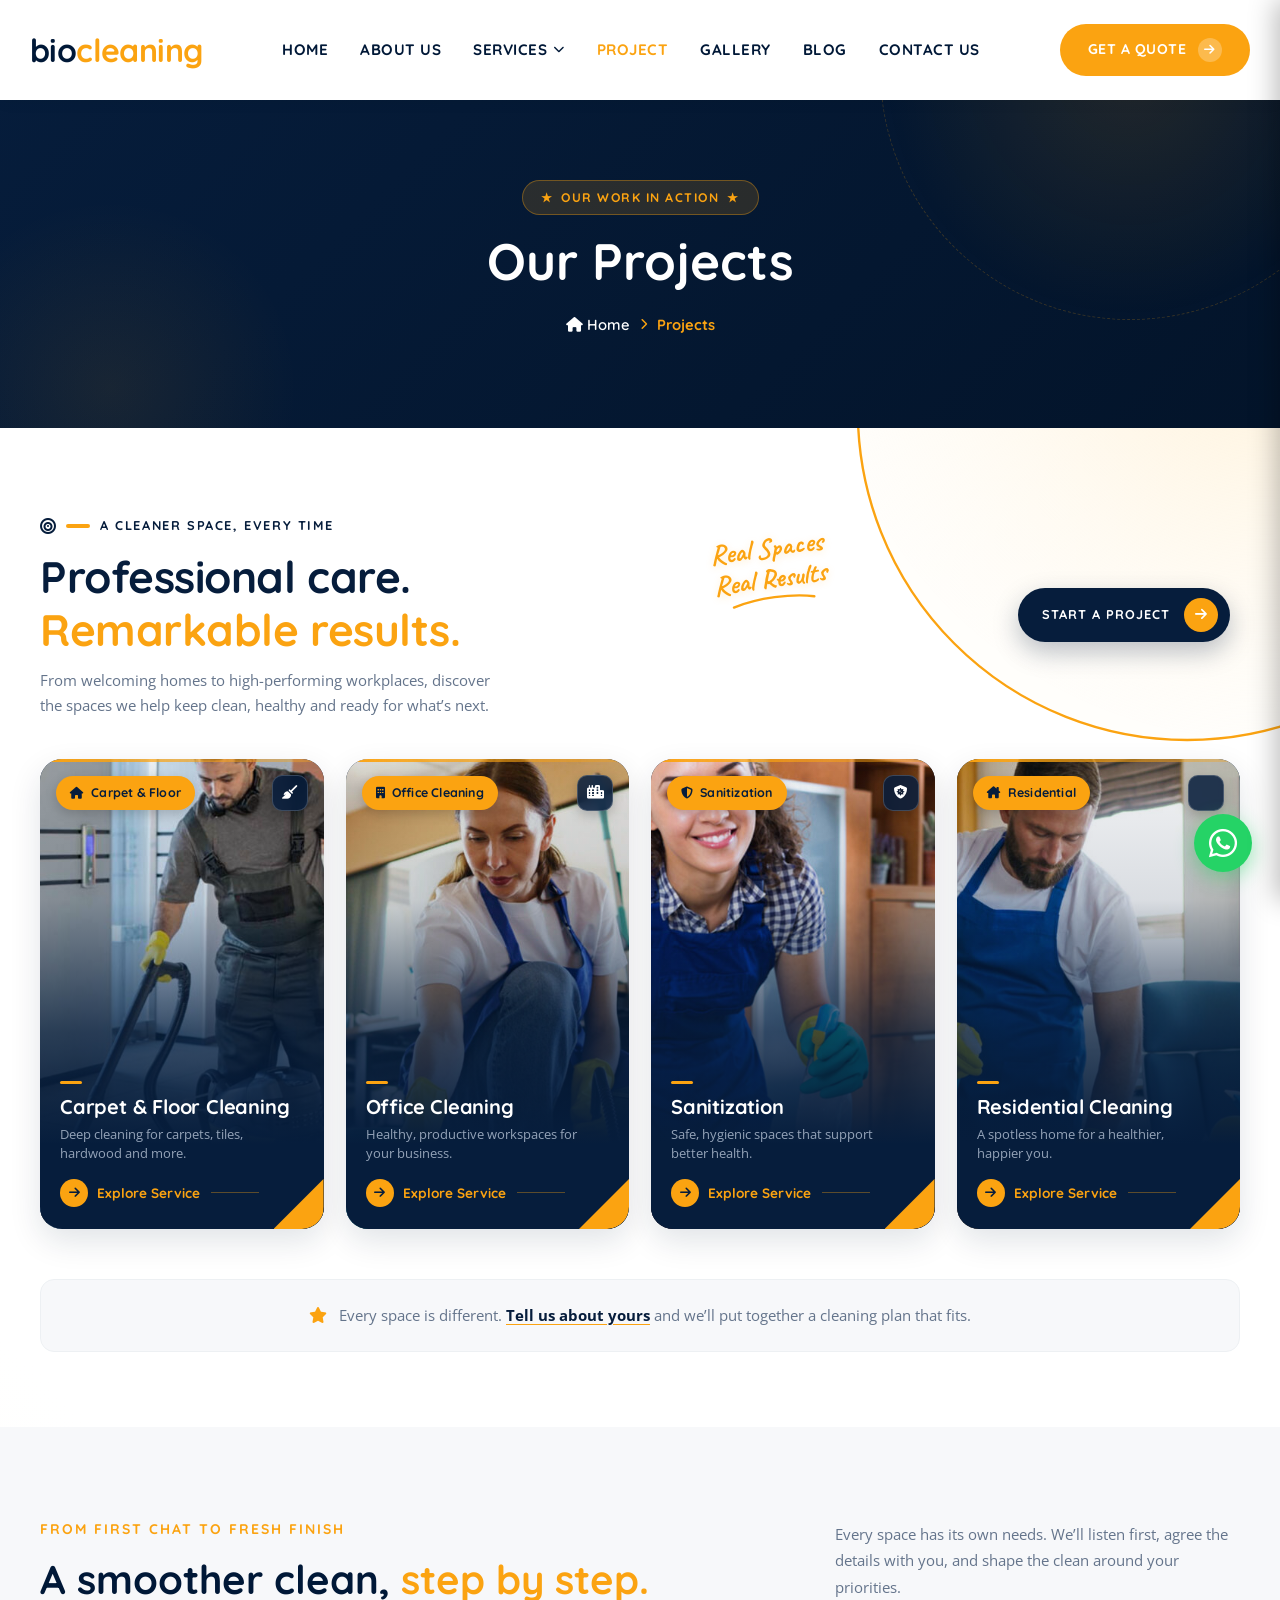
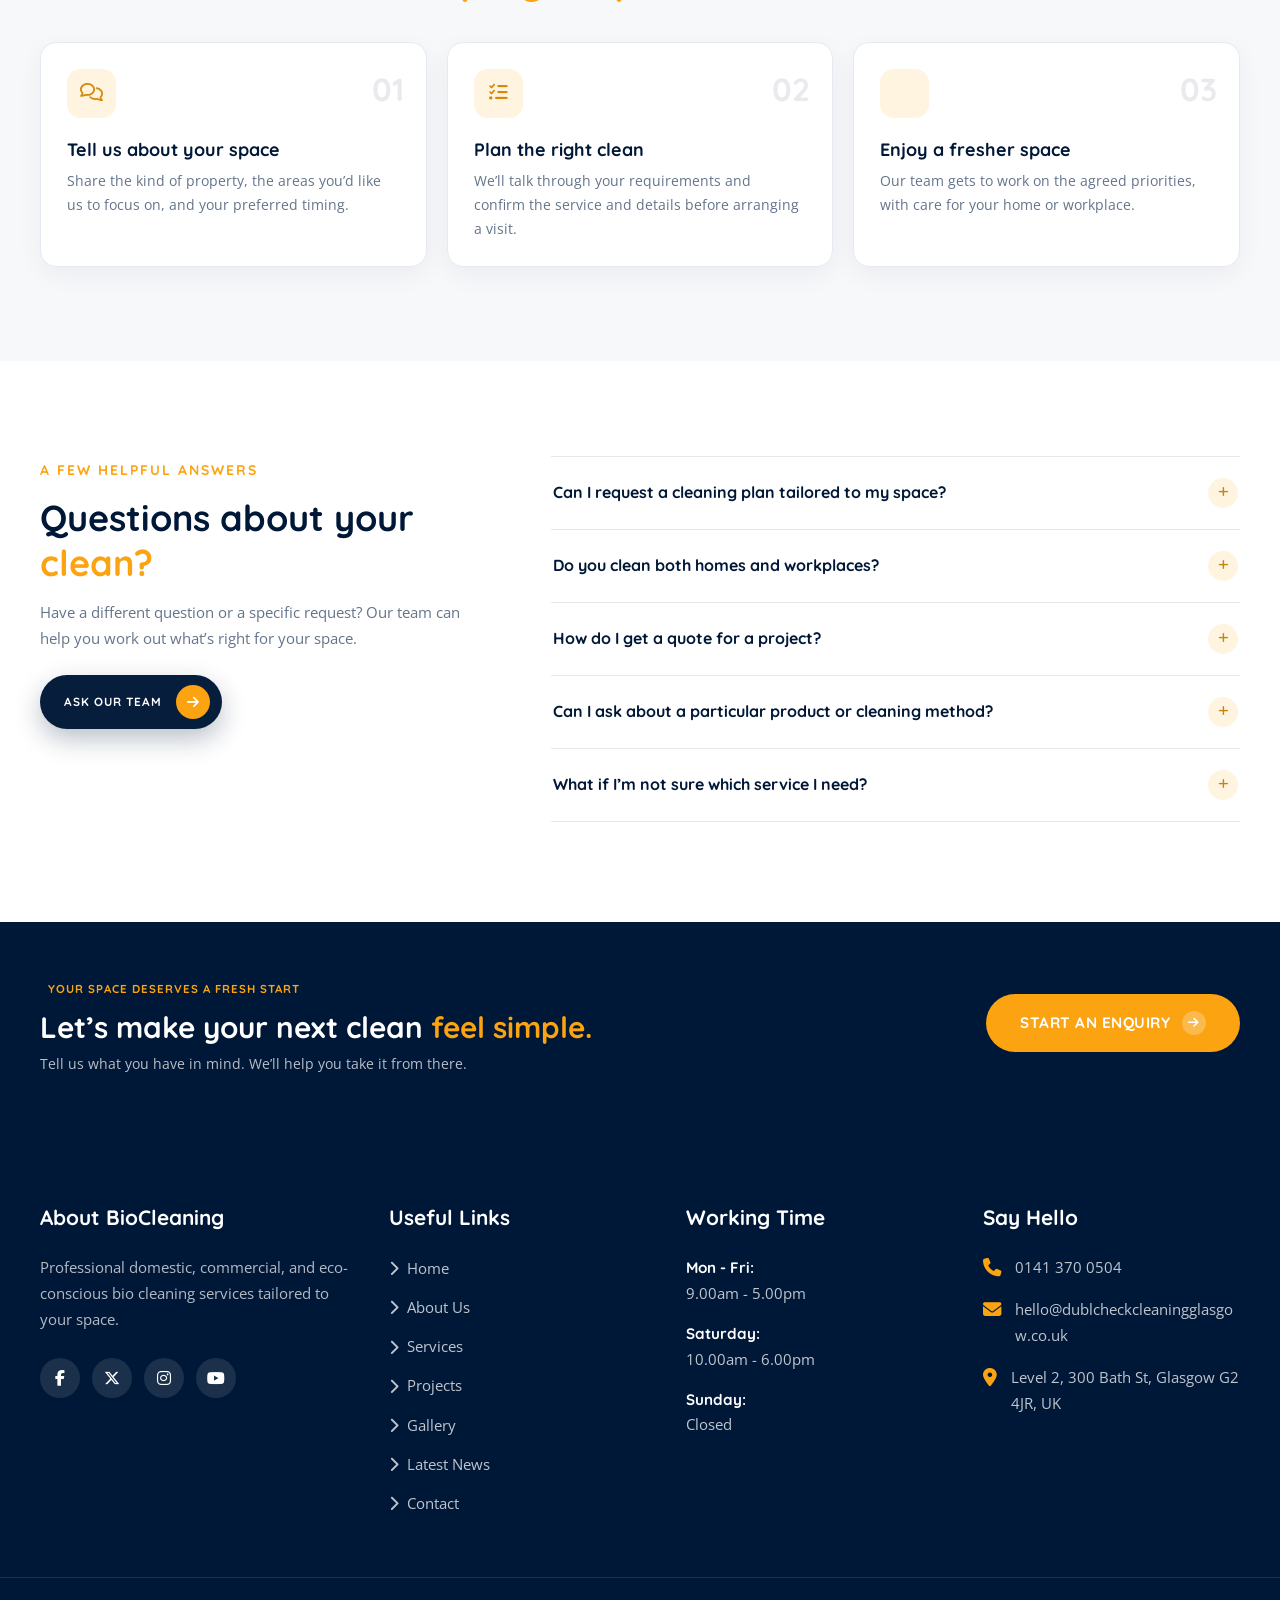
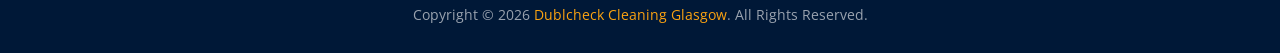
<file: projects.html>
<!DOCTYPE html>
<html lang="en">
<head>
  <meta charset="UTF-8">
  <meta name="viewport" content="width=device-width, initial-scale=1.0">
  <meta name="description" content="Explore professional residential, commercial and specialist cleaning projects from BioCleaning.">
  <title>Our Projects - BioCleaning Professional Cleaning Services</title>
  <link rel="icon" type="image/png" href="assets/images/cropped-fevicon-32x32.png">
  <link rel="preconnect" href="https://fonts.googleapis.com">
  <link rel="preconnect" href="https://fonts.gstatic.com" crossorigin>
  <link href="https://fonts.googleapis.com/css2?family=Caveat:wght@600;700&family=Open+Sans:wght@400;500;600;700&family=Quicksand:wght@600;700&display=swap" rel="stylesheet">
  <link rel="stylesheet" href="https://cdnjs.cloudflare.com/ajax/libs/font-awesome/6.5.1/css/all.min.css">
  <link rel="stylesheet" href="css/style.css?v=8.5">
  <link rel="stylesheet" href="css/responsive.css?v=8.5">
</head>
<body class="page-projects">
  <header class="site-header">
    <div class="header-container">
      <a href="index.html" class="logo-area text-logo"><span class="logo-text">bio<span class="logo-accent">cleaning</span></span></a>
      <nav class="main-nav" aria-label="Main navigation">
        <ul class="nav-list">
          <li class="nav-item"><a href="index.html" class="nav-link">Home</a></li>
          <li class="nav-item"><a href="about.html" class="nav-link">About Us</a></li>
          <li class="nav-item nav-item-has-mega">
            <a href="index.html#services" class="nav-link">Services <i class="fa-solid fa-chevron-down"></i></a>
            <div class="dropdown-mega-menu">
              <div class="mega-menu-grid">
                <div class="mega-menu-column commercial-column">
                  <div class="mega-column-header"><span class="mega-header-icon"><i class="fa-solid fa-building"></i></span><div class="mega-header-title"><h4>Commercial Cleaning</h4><small>Enterprise &amp; Facility</small></div></div>
                  <ul class="mega-service-list"><li><a href="commercial-cleaning.html#office"><i class="fa-solid fa-chevron-right"></i> Office &amp; Workspace</a></li><li><a href="commercial-cleaning.html#facility"><i class="fa-solid fa-chevron-right"></i> Facility Maintenance</a></li><li><a href="commercial-cleaning.html#floor"><i class="fa-solid fa-chevron-right"></i> Commercial Floor Cleaning</a></li></ul>
                  <a href="commercial-cleaning.html" class="mega-col-footer-btn"><span>Explore Commercial</span><i class="fa-solid fa-arrow-right"></i></a>
                </div>
                <div class="mega-menu-column domestic-column">
                  <div class="mega-column-header"><span class="mega-header-icon"><i class="fa-solid fa-house-chimney"></i></span><div class="mega-header-title"><h4>Domestic Cleaning</h4><small>Home &amp; Residential</small></div></div>
                  <ul class="mega-service-list"><li><a href="domestic-cleaning.html#house"><i class="fa-solid fa-chevron-right"></i> House &amp; Apartment</a></li><li><a href="domestic-cleaning.html#kitchen"><i class="fa-solid fa-chevron-right"></i> Kitchen &amp; Oven</a></li><li><a href="domestic-cleaning.html#carpet"><i class="fa-solid fa-chevron-right"></i> Carpet &amp; Upholstery</a></li></ul>
                  <a href="domestic-cleaning.html" class="mega-col-footer-btn"><span>Explore Domestic</span><i class="fa-solid fa-arrow-right"></i></a>
                </div>
                <div class="mega-menu-column bio-column">
                  <div class="mega-column-header"><span class="mega-header-icon"><i class="fa-solid fa-leaf"></i></span><div class="mega-header-title"><h4>Bio Cleaning</h4><small>Eco-Friendly &amp; Hygienic</small></div></div>
                  <ul class="mega-service-list"><li><a href="bio-cleaning.html#biohazard"><i class="fa-solid fa-chevron-right"></i> Biohazard &amp; Trauma</a></li><li><a href="bio-cleaning.html#restoration"><i class="fa-solid fa-chevron-right"></i> Environmental Restoration</a></li><li><a href="bio-cleaning.html#infection-control"><i class="fa-solid fa-chevron-right"></i> Infection Control</a></li></ul>
                  <a href="bio-cleaning.html" class="mega-col-footer-btn"><span>Explore Bio Cleaning</span><i class="fa-solid fa-arrow-right"></i></a>
                </div>
              </div>
            </div>
          </li>
          <li class="nav-item active"><a href="projects.html" class="nav-link" aria-current="page">Project</a></li>
          <li class="nav-item"><a href="gallery.html" class="nav-link">Gallery</a></li>
          <li class="nav-item"><a href="blog.html" class="nav-link">Blog</a></li>
          <li class="nav-item"><a href="contact.html" class="nav-link">Contact Us</a></li>
        </ul>
      </nav>
      <div class="header-right">
        <a href="contact.html#contact-form" class="btn btn-primary header-quote-btn">
          <span>Get a Quote</span><span class="btn-arrow"><i class="fa-solid fa-arrow-right"></i></span>
        </a>
        <button class="hamburger-btn" aria-label="Toggle Menu"><i class="fa-solid fa-bars"></i></button>
      </div>
    </div>
  </header>

  <div class="drawer-backdrop"></div>
  <aside class="mobile-drawer">
    <div class="mobile-drawer-header">
      <div class="mobile-logo text-logo"><a href="index.html" class="logo-text logo-text-white">bio<span class="logo-accent">cleaning</span></a></div>
      <button class="mobile-close-btn" aria-label="Close Menu"><i class="fa-solid fa-xmark"></i></button>
    </div>
    <ul class="mobile-nav-list">
      <li class="mobile-nav-item"><a href="index.html">Home</a></li>
      <li class="mobile-nav-item"><a href="about.html">About Us</a></li>
      <li class="mobile-nav-item"><a href="index.html#services">Services</a></li>
      <li class="mobile-nav-item active"><a href="projects.html" aria-current="page">Projects</a></li>
      <li class="mobile-nav-item"><a href="gallery.html">Gallery</a></li>
      <li class="mobile-nav-item"><a href="blog.html">Blog</a></li>
      <li class="mobile-nav-item"><a href="contact.html">Contact Us</a></li>
    </ul>
    <div class="mobile-drawer-footer">
      <div class="mobile-contact-item"><i class="fa-solid fa-phone"></i><a href="tel:+441413700504">0141 370 0504</a></div>
      <div class="mobile-contact-item"><i class="fa-solid fa-envelope"></i><a href="mailto:hello@dublcheckcleaningglasgow.co.uk">hello@dublcheckcleaningglasgow.co.uk</a></div>
      <div class="mobile-contact-item"><i class="fa-solid fa-location-dot"></i><span>Level 2, 300 Bath St, Glasgow G2 4JR, UK</span></div>
    </div>
  </aside>

  <main>
    <section class="page-banner-section">
      <div class="page-banner-circle page-banner-circle-tr" aria-hidden="true"></div>
      <div class="page-banner-circle page-banner-circle-bl" aria-hidden="true"></div>
      <div class="container">
        <div class="page-banner-content text-center">
          <div class="page-banner-badge"><span class="badge-sparkle">★</span><span>OUR WORK IN ACTION</span><span class="badge-sparkle">★</span></div>
          <h1 class="page-banner-title">Our <span class="title-highlight">Projects</span></h1>
          <div class="page-banner-breadcrumb">
            <a href="index.html"><i class="fa-solid fa-house"></i> Home</a>
            <span class="breadcrumb-separator"><i class="fa-solid fa-chevron-right"></i></span>
            <span class="breadcrumb-current">Projects</span>
          </div>
        </div>
      </div>
    </section>

    <section class="projects-showcase-section projects-page-section">
      <div class="projects-gradient-circle-tr" aria-hidden="true">
        <svg viewBox="0 0 500 500" fill="none" xmlns="http://www.w3.org/2000/svg">
          <defs><radialGradient id="projects-page-grad" cx="62%" cy="32%" r="68%"><stop offset="0%" stop-color="#fff0d4" stop-opacity=".95"/><stop offset="100%" stop-color="#fffaf0" stop-opacity=".3"/></radialGradient></defs>
          <circle cx="340" cy="95" r="305" fill="url(#projects-page-grad)" stroke="#fba311" stroke-width="2.2"/>
        </svg>
      </div>
      <div class="projects-gradient-circle-bl" aria-hidden="true">
        <svg viewBox="0 0 420 420" fill="none" xmlns="http://www.w3.org/2000/svg">
          <defs><radialGradient id="projects-page-grad-bl" cx="12%" cy="88%" r="78%"><stop offset="0%" stop-color="#fef2da" stop-opacity=".9"/><stop offset="100%" stop-color="#fff" stop-opacity="0"/></radialGradient></defs>
          <circle cx="60" cy="360" r="300" fill="url(#projects-page-grad-bl)"/>
        </svg>
      </div>
      <div class="container">
        <div class="projects-header-wrap">
          <div class="projects-header-left">
            <div class="projects-sub-badge">
              <span class="projects-target-icon"><i class="fa-solid fa-bullseye"></i></span>
              <span class="projects-badge-dash"></span>
              <span class="projects-sub-text">A CLEANER SPACE, EVERY TIME</span>
            </div>
            <h2 class="projects-main-title main-title">Professional care.<br><span class="title-highlight">Remarkable results.</span></h2>
            <p class="projects-lead">From welcoming homes to high-performing workplaces, discover the spaces we help keep clean, healthy and ready for what’s next.</p>
          </div>
          <div class="projects-script-flourish" aria-hidden="true">
            <span class="script-text">Real Spaces</span><span class="script-text">Real Results</span>
            <svg class="script-underline" width="90" height="12" viewBox="0 0 90 12" fill="none"><path d="M2 9.5C28 3 65 3 88 9.5" stroke="#fba311" stroke-width="2.5" stroke-linecap="round"/></svg>
          </div>
          <div class="projects-header-right">
            <a href="contact.html#contact-form" class="projects-cta-btn"><span>START A PROJECT</span><span class="cta-arrow-disc"><i class="fa-solid fa-arrow-right"></i></span></a>
          </div>
        </div>

        <div class="projects-gallery-grid">
          <a href="domestic-cleaning.html#carpet" class="project-card-box" aria-label="Carpet and floor cleaning project">
            <img src="assets/images/service-img-05-880x620.jpg" alt="Professionally cleaned carpet and floor" class="project-card-bg" loading="lazy">
            <div class="project-card-scrim"></div><div class="project-corner-wedge" aria-hidden="true"></div>
            <div class="project-card-top"><span class="project-category-pill"><i class="fa-solid fa-house"></i> Carpet &amp; Floor</span><span class="project-icon-box" aria-hidden="true"><i class="fa-solid fa-broom"></i></span></div>
            <div class="project-card-bottom"><div class="project-gold-dash" aria-hidden="true"></div><h3 class="project-card-title">Carpet &amp; Floor Cleaning</h3><p class="project-card-desc">Deep cleaning for carpets, tiles, hardwood and more.</p><div class="project-card-action"><span class="project-action-disc" aria-hidden="true"><i class="fa-solid fa-arrow-right"></i></span><span class="project-action-label">Explore Service</span><span class="project-action-line" aria-hidden="true"></span></div></div>
          </a>
          <a href="commercial-cleaning.html#office" class="project-card-box" aria-label="Office cleaning project">
            <img src="assets/images/service-img-02-880x620.jpg" alt="Clean, bright commercial office" class="project-card-bg" loading="lazy">
            <div class="project-card-scrim"></div><div class="project-corner-wedge" aria-hidden="true"></div>
            <div class="project-card-top"><span class="project-category-pill"><i class="fa-solid fa-building"></i> Office Cleaning</span><span class="project-icon-box" aria-hidden="true"><i class="fa-solid fa-city"></i></span></div>
            <div class="project-card-bottom"><div class="project-gold-dash" aria-hidden="true"></div><h3 class="project-card-title">Office Cleaning</h3><p class="project-card-desc">Healthy, productive workspaces for your business.</p><div class="project-card-action"><span class="project-action-disc" aria-hidden="true"><i class="fa-solid fa-arrow-right"></i></span><span class="project-action-label">Explore Service</span><span class="project-action-line" aria-hidden="true"></span></div></div>
          </a>
          <a href="bio-cleaning.html#infection-control" class="project-card-box" aria-label="Sanitization project">
            <img src="assets/images/service-img-04-880x620.jpg" alt="Professional sanitization service" class="project-card-bg" loading="lazy">
            <div class="project-card-scrim"></div><div class="project-corner-wedge" aria-hidden="true"></div>
            <div class="project-card-top"><span class="project-category-pill"><i class="fa-solid fa-shield-halved"></i> Sanitization</span><span class="project-icon-box" aria-hidden="true"><i class="fa-solid fa-shield-virus"></i></span></div>
            <div class="project-card-bottom"><div class="project-gold-dash" aria-hidden="true"></div><h3 class="project-card-title">Sanitization</h3><p class="project-card-desc">Safe, hygienic spaces that support better health.</p><div class="project-card-action"><span class="project-action-disc" aria-hidden="true"><i class="fa-solid fa-arrow-right"></i></span><span class="project-action-label">Explore Service</span><span class="project-action-line" aria-hidden="true"></span></div></div>
          </a>
          <a href="domestic-cleaning.html#house" class="project-card-box" aria-label="Residential cleaning project">
            <img src="assets/images/service-img-01-880x620.jpg" alt="Freshly cleaned home interior" class="project-card-bg" loading="lazy">
            <div class="project-card-scrim"></div><div class="project-corner-wedge" aria-hidden="true"></div>
            <div class="project-card-top"><span class="project-category-pill"><i class="fa-solid fa-house-chimney"></i> Residential</span><span class="project-icon-box" aria-hidden="true"><i class="fa-solid fa-sparkles"></i></span></div>
            <div class="project-card-bottom"><div class="project-gold-dash" aria-hidden="true"></div><h3 class="project-card-title">Residential Cleaning</h3><p class="project-card-desc">A spotless home for a healthier, happier you.</p><div class="project-card-action"><span class="project-action-disc" aria-hidden="true"><i class="fa-solid fa-arrow-right"></i></span><span class="project-action-label">Explore Service</span><span class="project-action-line" aria-hidden="true"></span></div></div>
          </a>
        </div>
        <div class="projects-page-note">
          <span class="projects-note-icon"><i class="fa-solid fa-star"></i></span>
          <p>Every space is different. <a href="contact.html#contact-form">Tell us about yours</a> and we’ll put together a cleaning plan that fits.</p>
        </div>
      </div>
    </section>

    <section class="project-process-section">
      <div class="container">
        <div class="project-process-heading">
          <div>
            <span class="sub-title">FROM FIRST CHAT TO FRESH FINISH</span>
            <h2 class="main-title">A smoother clean, <span class="title-highlight">step by step.</span></h2>
          </div>
          <p>Every space has its own needs. We’ll listen first, agree the details with you, and shape the clean around your priorities.</p>
        </div>
        <div class="project-process-grid">
          <article class="project-process-card">
            <span class="project-process-number">01</span>
            <span class="project-process-icon"><i class="fa-regular fa-comments"></i></span>
            <h3>Tell us about your space</h3>
            <p>Share the kind of property, the areas you’d like us to focus on, and your preferred timing.</p>
          </article>
          <article class="project-process-card">
            <span class="project-process-number">02</span>
            <span class="project-process-icon"><i class="fa-solid fa-list-check"></i></span>
            <h3>Plan the right clean</h3>
            <p>We’ll talk through your requirements and confirm the service and details before arranging a visit.</p>
          </article>
          <article class="project-process-card">
            <span class="project-process-number">03</span>
            <span class="project-process-icon"><i class="fa-solid fa-sparkles"></i></span>
            <h3>Enjoy a fresher space</h3>
            <p>Our team gets to work on the agreed priorities, with care for your home or workplace.</p>
          </article>
        </div>
      </div>
    </section>

    <section class="project-faq-section" id="project-faq">
      <div class="container project-faq-layout">
        <div class="project-faq-intro">
          <span class="sub-title">A FEW HELPFUL ANSWERS</span>
          <h2 class="main-title">Questions about your <span class="title-highlight">clean?</span></h2>
          <p>Have a different question or a specific request? Our team can help you work out what’s right for your space.</p>
          <a href="contact.html#contact-form" class="projects-cta-btn"><span>ASK OUR TEAM</span><span class="cta-arrow-disc"><i class="fa-solid fa-arrow-right"></i></span></a>
        </div>
        <div class="project-faq-list">
          <details class="project-faq-item">
            <summary><span>Can I request a cleaning plan tailored to my space?</span><i class="fa-solid fa-plus" aria-hidden="true"></i></summary>
            <p>Yes. Tell us about the rooms, surfaces and tasks you’d like us to focus on. We’ll discuss your priorities and confirm a suitable scope before arranging the clean.</p>
          </details>
          <details class="project-faq-item">
            <summary><span>Do you clean both homes and workplaces?</span><i class="fa-solid fa-plus" aria-hidden="true"></i></summary>
            <p>We offer domestic, commercial and specialist cleaning. Explore our <a href="domestic-cleaning.html">home services</a>, <a href="commercial-cleaning.html">commercial services</a> or <a href="bio-cleaning.html">bio cleaning</a> to find the right starting point.</p>
          </details>
          <details class="project-faq-item">
            <summary><span>How do I get a quote for a project?</span><i class="fa-solid fa-plus" aria-hidden="true"></i></summary>
            <p>Send us a few details about your space, the service you’re interested in and your preferred timing through our <a href="contact.html#contact-form">enquiry form</a>. Our team will follow up to discuss the next steps.</p>
          </details>
          <details class="project-faq-item">
            <summary><span>Can I ask about a particular product or cleaning method?</span><i class="fa-solid fa-plus" aria-hidden="true"></i></summary>
            <p>Of course. Let us know about any surface-care needs or product preferences when you get in touch, so we can talk through what’s suitable for your space.</p>
          </details>
          <details class="project-faq-item">
            <summary><span>What if I’m not sure which service I need?</span><i class="fa-solid fa-plus" aria-hidden="true"></i></summary>
            <p>That’s fine. Describe what you’d like cleaned and any particular concerns, and we’ll help point you toward the most relevant service.</p>
          </details>
        </div>
      </div>
    </section>

    <section class="project-bottom-cta">
      <div class="container project-bottom-cta-inner">
        <div>
          <span class="project-bottom-cta-kicker"><i class="fa-solid fa-sparkles"></i> YOUR SPACE DESERVES A FRESH START</span>
          <h2>Let’s make your next clean <span class="title-highlight">feel simple.</span></h2>
          <p>Tell us what you have in mind. We’ll help you take it from there.</p>
        </div>
        <a href="contact.html#contact-form" class="btn btn-primary"><span>Start an Enquiry</span><span class="btn-arrow"><i class="fa-solid fa-arrow-right"></i></span></a>
      </div>
    </section>
  </main>

  <footer id="footer" class="site-footer">
    <div class="footer-widgets-area"><div class="container"><div class="footer-grid">
      <div class="footer-col"><h4 class="footer-widget-title">About BioCleaning</h4><p class="footer-widget-desc">Professional domestic, commercial, and eco-conscious bio cleaning services tailored to your space.</p><div class="social-links"><a href="#" class="social-btn" title="Facebook"><i class="fa-brands fa-facebook-f"></i></a><a href="#" class="social-btn" title="Twitter"><i class="fa-brands fa-x-twitter"></i></a><a href="#" class="social-btn" title="Instagram"><i class="fa-brands fa-instagram"></i></a><a href="#" class="social-btn" title="YouTube"><i class="fa-brands fa-youtube"></i></a></div></div>
      <div class="footer-col"><h4 class="footer-widget-title">Useful Links</h4><ul class="footer-links-list"><li><a href="index.html"><i class="fa-solid fa-chevron-right"></i> Home</a></li><li><a href="about.html"><i class="fa-solid fa-chevron-right"></i> About Us</a></li><li><a href="index.html#services"><i class="fa-solid fa-chevron-right"></i> Services</a></li><li><a href="projects.html"><i class="fa-solid fa-chevron-right"></i> Projects</a></li><li><a href="gallery.html"><i class="fa-solid fa-chevron-right"></i> Gallery</a></li><li><a href="blog.html"><i class="fa-solid fa-chevron-right"></i> Latest News</a></li><li><a href="contact.html"><i class="fa-solid fa-chevron-right"></i> Contact</a></li></ul></div>
      <div class="footer-col"><h4 class="footer-widget-title">Working Time</h4><div class="working-hours-list"><div class="working-hour-item"><strong>Mon - Fri:</strong><span>9.00am - 5.00pm</span></div><div class="working-hour-item"><strong>Saturday:</strong><span>10.00am - 6.00pm</span></div><div class="working-hour-item"><strong>Sunday:</strong><span>Closed</span></div></div></div>
      <div class="footer-col"><h4 class="footer-widget-title">Say Hello</h4><div class="contact-lines"><div class="contact-line"><i class="fa-solid fa-phone"></i><a href="tel:+441413700504">0141 370 0504</a></div><div class="contact-line"><i class="fa-solid fa-envelope"></i><a href="mailto:hello@dublcheckcleaningglasgow.co.uk">hello@dublcheckcleaningglasgow.co.uk</a></div><div class="contact-line"><i class="fa-solid fa-location-dot"></i><a href="https://g.page/r/CQdCISGOXPuJEBM/" target="_blank" rel="noopener">Level 2, 300 Bath St, Glasgow G2 4JR, UK</a></div></div></div>
    </div></div></div>
    <div class="footer-bottom-bar"><div class="container"><p>Copyright © 2026 <a href="index.html">Dublcheck Cleaning Glasgow</a>. All Rights Reserved.</p></div></div>
  </footer>
  <a href="https://wa.me/441413700504" class="whatsapp-float-btn" target="_blank" rel="noopener" aria-label="Chat on WhatsApp"><i class="fa-brands fa-whatsapp"></i></a>
  <script src="js/main.js?v=7.1"></script>
</body>
</html>
</file>
<file: css/style.css>
/* ==========================================================================
   Xclean Demo 1 - Cleaning Services WordPress Theme Recreation
   Styles: Modern HTML5 & CSS3
   ========================================================================== */

:root {
  --primary: #fba311;
  --primary-hover: #001837;
  --secondary: #09042d;
  --dark: #001837;
  --text-main: #5e6573;
  --text-heading: #001837;
  --bg-light: #f0f2f4;
  --bg-white: #ffffff;
  --border-color: #e5e8ec;
  --card-shadow: 0 10px 30px rgba(0, 24, 55, 0.07);
  --hover-shadow: 0 20px 40px rgba(0, 24, 55, 0.12);
  --font-heading: 'Quicksand', sans-serif;
  --font-body: 'Open Sans', sans-serif;
  --transition: all 0.35s cubic-bezier(0.25, 0.46, 0.45, 0.94);
  --container-max-width: 1240px;
}

/* Base & Reset */
*, *::before, *::after {
  box-sizing: border-box;
  margin: 0;
  padding: 0;
}

html {
  scroll-behavior: smooth;
  font-size: 16px;
}

body {
  font-family: var(--font-body);
  color: var(--text-main);
  background-color: var(--bg-white);
  line-height: 1.7;
  overflow-x: hidden;
  -webkit-font-smoothing: antialiased;
}

a {
  color: inherit;
  text-decoration: none;
  transition: var(--transition);
}

ul, ol {
  list-style: none;
}

img {
  max-width: 100%;
  height: auto;
  display: block;
}

button, input, select, textarea {
  font-family: inherit;
  outline: none;
  border: none;
}

.container {
  width: 100%;
  max-width: var(--container-max-width);
  margin: 0 auto;
  padding: 0 20px;
}

/* Typography & Utility */
h1, h2, h3, h4, h5, h6 {
  font-family: var(--font-heading);
  color: var(--text-heading);
  font-weight: 700;
  line-height: 1.25;
}

.sub-title {
  display: inline-block;
  font-family: var(--font-heading);
  font-size: 0.875rem;
  font-weight: 700;
  color: var(--primary);
  text-transform: uppercase;
  letter-spacing: 2px;
  margin-bottom: 12px;
  position: relative;
}

.main-title {
  font-size: 2.5rem;
  margin-bottom: 20px;
}

.text-center {
  text-align: center;
}

/* Buttons */
.btn {
  display: inline-flex;
  align-items: center;
  justify-content: center;
  gap: 12px;
  padding: 16px 34px;
  font-family: var(--font-heading);
  font-size: 0.95rem;
  font-weight: 700;
  text-transform: uppercase;
  letter-spacing: 0.5px;
  border-radius: 50px;
  cursor: pointer;
  transition: var(--transition);
  position: relative;
  overflow: hidden;
  z-index: 1;
}

.btn-primary {
  background-color: var(--primary);
  color: #ffffff;
}

.btn-primary:hover {
  background-color: var(--primary-hover);
  color: #ffffff;
  transform: translateY(-2px);
  box-shadow: 0 10px 20px rgba(0, 24, 55, 0.15);
}

.btn-outline {
  background-color: transparent;
  color: #ffffff;
  border: 2px solid rgba(255, 255, 255, 0.8);
}

.btn-outline:hover {
  background-color: #ffffff;
  color: var(--dark);
  border-color: #ffffff;
  transform: translateY(-2px);
}

.btn-dark {
  background-color: var(--dark);
  color: #ffffff;
}

.btn-dark:hover {
  background-color: var(--primary);
  color: #ffffff;
  transform: translateY(-2px);
}

.btn-arrow {
  display: inline-flex;
  align-items: center;
  justify-content: center;
  width: 24px;
  height: 24px;
  background-color: rgba(255, 255, 255, 0.25);
  border-radius: 50%;
  font-size: 0.75rem;
  transition: var(--transition);
}

.btn:hover .btn-arrow {
  transform: translateX(4px);
}

/* ==========================================================================
   HEADER & NAVIGATION
   ========================================================================== */
.site-header {
  position: absolute;
  top: 0;
  left: 0;
  width: 100%;
  z-index: 1000;
  background-color: var(--bg-white);
  box-shadow: 0 2px 15px rgba(0, 0, 0, 0.05);
  transition: var(--transition);
}

.site-header.is-sticky {
  position: fixed;
  top: 0;
  left: 0;
  width: 100%;
  background-color: #ffffff;
  box-shadow: 0 4px 20px rgba(0, 24, 55, 0.08);
  animation: slideDown 0.35s ease forwards;
}

@keyframes slideDown {
  from {
    transform: translateY(-100%);
  }
  to {
    transform: translateY(0);
  }
}

.header-container {
  display: flex;
  align-items: center;
  justify-content: space-between;
  height: 100px;
  padding: 0 30px;
  max-width: 1440px;
  margin: 0 auto;
}

.site-header.is-sticky .header-container {
  height: 85px;
}

.logo-area {
  display: inline-flex;
  align-items: center;
  text-decoration: none;
}

.logo-area img {
  height: 48px;
  width: auto;
}

/* Brand Text Logo ("biocleaning") */
.text-logo {
  text-decoration: none;
  cursor: pointer;
}

.logo-text {
  font-family: var(--font-heading);
  font-size: 2rem;
  font-weight: 800;
  letter-spacing: -0.6px;
  color: var(--dark);
  line-height: 1;
  transition: var(--transition);
  user-select: none;
}

.logo-text .logo-accent {
  color: var(--primary);
  font-weight: 800;
}

.text-logo:hover .logo-text {
  opacity: 0.92;
}

.logo-text-white {
  color: #ffffff;
}

.logo-text-white .logo-accent {
  color: var(--primary);
}

/* Navigation Menu */
.main-nav {
  display: flex;
  align-items: center;
}

.nav-list {
  display: flex;
  align-items: center;
  gap: 32px;
}

.nav-item {
  position: relative;
}

.nav-link {
  font-family: var(--font-heading);
  font-weight: 700;
  font-size: 0.95rem;
  color: var(--dark);
  text-transform: uppercase;
  letter-spacing: 0.5px;
  padding: 10px 0;
  display: flex;
  align-items: center;
  gap: 6px;
}

.nav-link i {
  font-size: 0.7rem;
  transition: var(--transition);
}

.nav-link:hover,
.nav-item.active .nav-link {
  color: var(--primary);
}

.nav-item:hover .nav-link i {
  transform: rotate(180deg);
}

/* Dropdown Menus */
.dropdown-menu {
  position: absolute;
  top: 100%;
  left: 0;
  background-color: #ffffff;
  min-width: 220px;
  border-radius: 8px;
  box-shadow: 0 10px 30px rgba(0, 24, 55, 0.12);
  padding: 12px 0;
  opacity: 0;
  visibility: hidden;
  transform: translateY(15px);
  transition: var(--transition);
  z-index: 100;
}

.nav-item:hover .dropdown-menu {
  opacity: 1;
  visibility: visible;
  transform: translateY(0);
}

.dropdown-item a {
  display: block;
  padding: 10px 24px;
  font-family: var(--font-body);
  font-size: 0.9rem;
  font-weight: 600;
  color: var(--dark);
}

.dropdown-item a:hover {
  color: var(--primary);
  background-color: var(--bg-light);
  padding-left: 28px;
}

/* ==========================================================================
   Three-category Services Mega Dropdown
   ========================================================================== */
.nav-item-has-mega {
  position: relative;
}

.dropdown-mega-menu {
  position: absolute;
  top: calc(100% + 14px);
  left: 50%;
  transform: translateX(-50%) translateY(14px);
  width: 940px;
  max-width: min(940px, calc(100vw - 30px));
  background: #ffffff;
  border-radius: 16px;
  padding: 22px;
  box-shadow: 0 24px 55px rgba(0, 24, 55, 0.18), 0 6px 16px rgba(0, 24, 55, 0.05);
  border: 1px solid rgba(0, 24, 55, 0.08);
  opacity: 0;
  visibility: hidden;
  pointer-events: none;
  transition: opacity 0.25s cubic-bezier(0.16, 1, 0.3, 1),
              transform 0.25s cubic-bezier(0.16, 1, 0.3, 1),
              visibility 0.25s cubic-bezier(0.16, 1, 0.3, 1);
  z-index: 1050;
}

/* Hover bridge to keep mouse interaction continuous */
.dropdown-mega-menu::before {
  content: '';
  position: absolute;
  top: -16px;
  left: 0;
  width: 100%;
  height: 18px;
}

/* Top pointer arrow */
.dropdown-mega-menu::after {
  content: '';
  position: absolute;
  top: -6px;
  left: 50%;
  transform: translateX(-50%) rotate(45deg);
  width: 12px;
  height: 12px;
  background: #ffffff;
  border-top: 1px solid rgba(0, 24, 55, 0.08);
  border-left: 1px solid rgba(0, 24, 55, 0.08);
}

.nav-item-has-mega:hover .dropdown-mega-menu {
  opacity: 1;
  visibility: visible;
  pointer-events: auto;
  transform: translateX(-50%) translateY(0);
}

.mega-menu-grid {
  display: grid;
  grid-template-columns: repeat(3, minmax(0, 1fr));
  gap: 16px;
  position: relative;
  z-index: 2;
}

/* Mega Column Containers */
.mega-menu-column {
  border-radius: 12px;
  padding: 18px 16px;
  display: flex;
  flex-direction: column;
  transition: border-color 0.25s ease, box-shadow 0.25s ease;
}

.commercial-column {
  background: linear-gradient(180deg, #f8fafc 0%, #f1f5f9 100%);
  border: 1.5px solid #e2e8f0;
}

.domestic-column {
  background: linear-gradient(180deg, #fffdf8 0%, #fbf6ec 100%);
  border: 1.5px solid #fae8c8;
}

.bio-column {
  background: linear-gradient(180deg, #f8fdf9 0%, #edf7f0 100%);
  border: 1.5px solid #cce8d3;
}

.mega-menu-column:hover {
  box-shadow: 0 8px 20px rgba(0, 24, 55, 0.07);
}

/* Mega Column Headers */
.mega-column-header {
  display: flex;
  align-items: center;
  gap: 12px;
  padding-bottom: 12px;
  border-bottom: 1px solid rgba(0, 24, 55, 0.08);
  margin-bottom: 12px;
}

.mega-header-icon {
  width: 40px;
  height: 40px;
  border-radius: 10px;
  display: flex;
  align-items: center;
  justify-content: center;
  font-size: 1.1rem;
  flex-shrink: 0;
}

.commercial-column .mega-header-icon {
  background: #001837;
  color: #fba311;
  box-shadow: 0 4px 10px rgba(0, 24, 55, 0.25);
}

.domestic-column .mega-header-icon {
  background: #fba311;
  color: #001837;
  box-shadow: 0 4px 10px rgba(251, 163, 17, 0.35);
}

.bio-column .mega-header-icon {
  background: #237a4b;
  color: #ffffff;
  box-shadow: 0 4px 10px rgba(35, 122, 75, 0.25);
}

.mega-header-title h4 {
  font-family: var(--font-heading);
  font-size: 1rem;
  font-weight: 800;
  color: #001837;
  margin: 0;
  line-height: 1.2;
}

.mega-header-title small {
  font-family: var(--font-body);
  font-size: 0.72rem;
  font-weight: 700;
  color: #64748b;
  text-transform: uppercase;
  letter-spacing: 0.5px;
  display: block;
  margin-top: 2px;
}

/* Service Lists */
.mega-service-list {
  list-style: none;
  padding: 0;
  margin: 0 0 14px 0;
  display: flex;
  flex-direction: column;
  gap: 3px;
  flex-grow: 1;
}

.mega-service-list li {
  margin: 0;
}

.mega-service-list li a {
  display: flex;
  align-items: center;
  gap: 9px;
  padding: 6px 10px;
  border-radius: 6px;
  font-family: var(--font-body);
  font-size: 0.85rem;
  font-weight: 600;
  color: #334155;
  text-decoration: none;
  transition: all 0.2s ease;
}

.mega-service-list li a i {
  font-size: 0.65rem;
  color: #94a3b8;
  transition: transform 0.2s ease, color 0.2s ease;
}

.mega-service-list li a:hover {
  background: #ffffff;
  color: #001837;
  font-weight: 700;
  box-shadow: 0 2px 6px rgba(0, 24, 55, 0.06);
  padding-left: 13px;
}

.commercial-column .mega-service-list li a:hover i {
  color: #001837;
  transform: translateX(3px);
}

.domestic-column .mega-service-list li a:hover i {
  color: #fba311;
  transform: translateX(3px);
}

.bio-column .mega-service-list li a:hover i {
  color: #237a4b;
  transform: translateX(3px);
}

/* Footer Action Buttons */
.mega-col-footer-btn {
  display: flex;
  align-items: center;
  justify-content: space-between;
  padding: 9px 14px;
  border-radius: 8px;
  font-family: var(--font-heading);
  font-size: 0.8rem;
  font-weight: 700;
  text-transform: uppercase;
  letter-spacing: 0.5px;
  text-decoration: none;
  transition: all 0.25s ease;
  margin-top: auto;
}

.commercial-column .mega-col-footer-btn {
  background: #001837;
  color: #ffffff;
}

.commercial-column .mega-col-footer-btn:hover {
  background: #fba311;
  color: #001837;
  transform: translateY(-1px);
  box-shadow: 0 4px 12px rgba(251, 163, 17, 0.3);
}

.domestic-column .mega-col-footer-btn {
  background: rgba(251, 163, 17, 0.16);
  color: #001837;
  border: 1.5px solid #fba311;
}

.domestic-column .mega-col-footer-btn:hover {
  background: #fba311;
  color: #001837;
  transform: translateY(-1px);
  box-shadow: 0 4px 12px rgba(251, 163, 17, 0.3);
}

.bio-column .mega-col-footer-btn {
  background: #237a4b;
  color: #ffffff;
}

.bio-column .mega-col-footer-btn:hover {
  background: #185c37;
  color: #ffffff;
  transform: translateY(-1px);
  box-shadow: 0 4px 12px rgba(35, 122, 75, 0.25);
}

.mega-col-footer-btn i {
  font-size: 0.75rem;
  transition: transform 0.25s ease;
}

.mega-col-footer-btn:hover i {
  transform: translateX(4px);
}

/* Header Right Area */
.header-right {
  display: flex;
  align-items: center;
  gap: 24px;
}

.header-action-btn {
  background: none;
  font-size: 1.15rem;
  color: var(--dark);
  cursor: pointer;
  transition: var(--transition);
  position: relative;
}

.header-action-btn:hover {
  color: var(--primary);
}

.cart-count {
  position: absolute;
  top: -8px;
  right: -10px;
  background-color: var(--primary);
  color: #fff;
  font-size: 0.7rem;
  font-weight: 700;
  width: 18px;
  height: 18px;
  border-radius: 50%;
  display: flex;
  align-items: center;
  justify-content: center;
}

.header-quote-btn {
  padding: 14px 28px;
  font-size: 0.88rem;
}

.hamburger-btn {
  display: none;
  background: none;
  border: none;
  font-size: 1.5rem;
  color: var(--dark);
  cursor: pointer;
}

/* ==========================================================================
   HERO SLIDER
   ========================================================================== */
.hero-slider-section {
  position: relative;
  margin-top: 100px;
  height: 720px;
  overflow: hidden;
  background-color: var(--secondary);
}

.slider-container {
  position: relative;
  width: 100%;
  height: 100%;
}

.slide {
  position: absolute;
  top: 0;
  left: 0;
  width: 100%;
  height: 100%;
  opacity: 0;
  visibility: hidden;
  transform: scale(1.04);
  transition: opacity 0.9s cubic-bezier(0.22, 1, 0.36, 1),
              transform 5.5s cubic-bezier(0.22, 1, 0.36, 1),
              visibility 0.9s;
  background-size: cover;
  background-position: center;
  display: flex;
  align-items: center;
}

.slide.active {
  opacity: 1;
  visibility: visible;
  transform: scale(1);
  z-index: 2;
}

.slide::before {
  content: '';
  position: absolute;
  top: 0;
  left: 0;
  width: 100%;
  height: 100%;
  background: linear-gradient(90deg, rgba(9, 4, 45, 0.85) 0%, rgba(9, 4, 45, 0.45) 60%, rgba(9, 4, 45, 0.1) 100%);
  z-index: 1;
}

.slide-content {
  position: relative;
  z-index: 3;
  max-width: 680px;
  color: #ffffff;
  padding: 0 20px;
}

.slide-badge {
  display: inline-flex;
  align-items: center;
  gap: 10px;
  font-family: var(--font-heading);
  font-size: 0.95rem;
  font-weight: 700;
  text-transform: uppercase;
  letter-spacing: 1.5px;
  color: #ffffff;
  margin-bottom: 16px;
  background: rgba(255, 255, 255, 0.1);
  backdrop-filter: blur(5px);
  padding: 6px 16px;
  border-radius: 50px;
}

.slide-badge img {
  width: 18px;
  height: 18px;
}

.slide-title {
  font-size: 3.75rem;
  color: #ffffff;
  line-height: 1.15;
  margin-bottom: 24px;
}

.slide-text {
  font-size: 1.1rem;
  color: rgba(255, 255, 255, 0.85);
  margin-bottom: 35px;
  max-width: 540px;
}

.slide-actions {
  display: flex;
  gap: 20px;
  align-items: center;
}

/* Slider Controls */
.slider-arrow {
  position: absolute;
  top: 50%;
  transform: translateY(-50%);
  width: 54px;
  height: 54px;
  border-radius: 50%;
  background-color: rgba(255, 255, 255, 0.15);
  backdrop-filter: blur(8px);
  color: #ffffff;
  display: flex;
  align-items: center;
  justify-content: center;
  cursor: pointer;
  z-index: 10;
  transition: var(--transition);
  font-size: 1.1rem;
  border: 1px solid rgba(255, 255, 255, 0.2);
}

.slider-arrow:hover {
  background-color: var(--primary);
  border-color: var(--primary);
  color: #ffffff;
}

.slider-prev {
  left: 30px;
}

.slider-next {
  right: 30px;
}

.slider-dots {
  position: absolute;
  bottom: 35px;
  left: 50%;
  transform: translateX(-50%);
  display: flex;
  gap: 12px;
  z-index: 10;
}

.slider-dot {
  width: 14px;
  height: 14px;
  border-radius: 50%;
  background-color: rgba(255, 255, 255, 0.35);
  cursor: pointer;
  transition: var(--transition);
}

.slider-dot.active,
.slider-dot:hover {
  background-color: var(--primary);
  transform: scale(1.2);
}

/* Slider Progress Bar (Auto-slide visualization) */
.slider-progress-bar {
  position: absolute;
  bottom: 0;
  left: 0;
  width: 100%;
  height: 4px;
  background: rgba(255, 255, 255, 0.15);
  z-index: 10;
  overflow: hidden;
}

.slider-progress-fill {
  height: 100%;
  width: 0%;
  background: var(--primary);
  box-shadow: 0 0 12px rgba(251, 163, 17, 0.85);
}

/* ==========================================================================
   BOOKING BANNER SECTION (100% MATCHED DESIGN UNDER BANNER)
   ========================================================================== */
.booking-banner-section {
  position: relative;
  z-index: 25;
  margin-top: -70px;
  margin-bottom: 90px;
  overflow: visible;
}

.booking-banner-outer {
  position: relative;
  max-width: 1380px;
  margin: 0 auto;
  padding: 0 20px;
}

/* Main Container Card: Crisp White with Soft Shadow and Rounded Corners */
.booking-banner-card {
  background: #ffffff;
  border-radius: 28px;
  border: 1px solid #f0f4f8;
  box-shadow: 0 16px 45px rgba(6, 29, 60, 0.08), 0 2px 10px rgba(6, 29, 60, 0.03);
  display: flex;
  align-items: stretch;
  position: relative;
  padding: 26px 28px;
  gap: 30px;
  z-index: 2;
}

/* 1. Left Column: Cleaner Photo with Yellow Outer Arc */
.booking-banner-media {
  flex: 0 0 260px;
  width: 260px;
  position: relative;
  display: flex;
  flex-direction: column;
}

.bb-photo-frame {
  position: relative;
  width: 100%;
  height: 380px;
  border-radius: 20px;
  overflow: hidden;
  box-shadow: 0 8px 24px rgba(6, 29, 60, 0.1);
}

.booking-banner-cleaner-img {
  width: 100%;
  height: 100%;
  object-fit: cover;
  object-position: 55% 15%;
  display: block;
}

/* Yellow Outer Curve on right edge of photo frame */
.bb-photo-gold-arc {
  position: absolute;
  top: 0;
  right: -25px;
  width: 50px;
  height: 100%;
  border-radius: 50%;
  border-right: 6px solid #fba311;
  pointer-events: none;
}

/* Dot matrix below photo */
.bb-dots-bl {
  position: absolute;
  bottom: -15px;
  left: -18px;
  width: 60px;
  height: 30px;
  pointer-events: none;
  z-index: 3;
}

.bb-dots-bl svg {
  width: 100%;
  height: 100%;
}

/* 2. Middle Column: Typography & Feature Checklist */
.booking-banner-content {
  flex: 1 1 auto;
  display: flex;
  flex-direction: column;
  justify-content: center;
  position: relative;
  padding: 8px 10px 8px 0;
}

/* Pill Badge: Yellow Gradient */
.bb-kicker-pill {
  display: inline-flex;
  align-items: center;
  gap: 8px;
  background: linear-gradient(90deg, #fff3d6 0%, #ffe099 100%);
  padding: 5px 14px;
  border-radius: 50px;
  width: fit-content;
  margin-bottom: 12px;
}

.bb-kicker-icon {
  display: flex;
  align-items: center;
  color: #fba311;
}

.bb-kicker-text {
  font-family: var(--font-heading);
  font-size: 0.72rem;
  font-weight: 800;
  letter-spacing: 1.2px;
  text-transform: uppercase;
  color: #a46300;
}

.bb-title {
  font-family: var(--font-heading);
  font-size: 1.85rem;
  font-weight: 800;
  line-height: 1.22;
  color: #061d3c;
  margin: 0 0 10px 0;
  letter-spacing: -0.4px;
}

.bb-title-gold {
  color: #fba311;
}

.bb-desc {
  font-size: 0.86rem;
  color: #64748b;
  line-height: 1.55;
  margin: 0 0 18px 0;
  max-width: 420px;
}

/* Features Vertical List */
.bb-features-list {
  display: flex;
  flex-direction: column;
  gap: 12px;
}

.bb-feature-item {
  display: flex;
  align-items: flex-start;
  gap: 12px;
}

.bb-feature-circle {
  width: 32px;
  height: 32px;
  border-radius: 50%;
  background: #fba311;
  color: #061d3c;
  display: flex;
  align-items: center;
  justify-content: center;
  font-size: 0.82rem;
  flex-shrink: 0;
  margin-top: 2px;
  box-shadow: 0 2px 8px rgba(251, 163, 17, 0.25);
}

.bb-feature-info {
  display: flex;
  flex-direction: column;
}

.bb-feature-title {
  font-family: var(--font-heading);
  font-size: 0.88rem;
  font-weight: 700;
  color: #061d3c;
  line-height: 1.25;
}

.bb-feature-sub {
  font-size: 0.76rem;
  color: #64748b;
  margin-top: 1px;
}

/* Handwritten Script Accent (Bottom Right of Middle Column) */
.bb-script-accent {
  position: absolute;
  right: 15px;
  bottom: 25px;
  text-align: center;
  transform: rotate(-7deg);
  pointer-events: none;
}

.bb-script-text {
  font-family: 'Caveat', cursive;
  font-size: 1.55rem;
  font-weight: 700;
  color: #5587b8;
  line-height: 1.15;
  display: block;
}

.bb-script-star {
  position: absolute;
  top: -10px;
  right: -12px;
  font-size: 1.2rem;
  color: #fba311;
}

.bb-script-sparkle {
  position: absolute;
  bottom: 0px;
  right: -16px;
  font-size: 0.8rem;
  color: #fba311;
}

.bb-script-arc {
  width: 85px;
  height: 14px;
  margin-top: -2px;
}

/* 3. Right Column: Deep Navy Booking Form Card */
.booking-banner-form-col {
  flex: 0 0 460px;
  width: 460px;
  position: relative;
  display: flex;
  align-items: center;
}

.bb-dots-tr {
  position: absolute;
  top: -14px;
  right: -14px;
  width: 60px;
  height: 30px;
  pointer-events: none;
  z-index: 1;
}

.bb-dots-tr svg {
  width: 100%;
  height: 100%;
}

.bb-form-card {
  width: 100%;
  background-color: #061d3c;
  border-radius: 20px;
  padding: 24px 26px 20px;
  box-shadow: 0 14px 34px rgba(6, 29, 60, 0.22);
  position: relative;
  z-index: 2;
}

/* Form Header */
.bb-form-header {
  display: flex;
  align-items: center;
  gap: 14px;
  margin-bottom: 16px;
}

.bb-form-icon {
  color: #fba311;
  font-size: 1.85rem;
  flex-shrink: 0;
  line-height: 1;
}

.bb-form-title {
  font-family: var(--font-heading);
  font-size: 1.22rem;
  font-weight: 700;
  color: #ffffff;
  line-height: 1.2;
  margin-bottom: 2px;
}

.bb-form-subtitle {
  font-size: 0.76rem;
  color: rgba(255, 255, 255, 0.7);
  line-height: 1.35;
  margin: 0;
}

/* Form Fields */
.bb-booking-form {
  display: flex;
  flex-direction: column;
  gap: 10px;
}

.bb-field-row {
  display: grid;
  grid-template-columns: 1fr 1fr;
  gap: 10px;
}

.bb-field-group {
  position: relative;
  display: flex;
  align-items: center;
  height: 42px;
}

.bb-field-full {
  width: 100%;
}

.bb-field-icon {
  position: absolute;
  left: 14px;
  top: 50%;
  transform: translateY(-50%);
  color: #fba311;
  font-size: 0.85rem;
  pointer-events: none;
  z-index: 2;
}

.bb-field-chevron {
  position: absolute;
  right: 14px;
  top: 50%;
  transform: translateY(-50%);
  color: #fba311;
  font-size: 0.75rem;
  pointer-events: none;
  z-index: 2;
}

.bb-field-right-icon {
  position: absolute;
  right: 14px;
  top: 50%;
  transform: translateY(-50%);
  color: rgba(255, 255, 255, 0.6);
  font-size: 0.85rem;
  pointer-events: none;
  z-index: 2;
}

.bb-input,
.bb-select {
  width: 100%;
  height: 100%;
  padding: 0 14px 0 38px;
  background-color: rgba(255, 255, 255, 0.05);
  border: 1px solid rgba(255, 255, 255, 0.16);
  border-radius: 8px;
  font-family: var(--font-body);
  font-size: 0.82rem;
  color: #ffffff;
  outline: none;
  transition: all 0.25s ease;
  appearance: none;
  -webkit-appearance: none;
  -moz-appearance: none;
}

.bb-select {
  padding-right: 32px;
  cursor: pointer;
}

.bb-select option {
  background-color: #061d3c;
  color: #ffffff;
  padding: 8px;
}

.bb-input::placeholder {
  color: rgba(255, 255, 255, 0.65);
}

.bb-input:focus,
.bb-select:focus {
  border-color: #fba311;
  background-color: rgba(255, 255, 255, 0.09);
  box-shadow: 0 0 0 2px rgba(251, 163, 17, 0.25);
}

.bb-date-input {
  color-scheme: dark;
}

/* Submit CTA Button: Vibrant Gold with Round Navy Arrow */
.bb-submit-btn {
  width: 100%;
  height: 46px;
  background-color: #fba311;
  border: none;
  border-radius: 8px;
  font-family: var(--font-heading);
  font-size: 0.84rem;
  font-weight: 800;
  letter-spacing: 0.8px;
  text-transform: uppercase;
  color: #061d3c;
  display: flex;
  align-items: center;
  justify-content: center;
  gap: 10px;
  cursor: pointer;
  transition: all 0.25s cubic-bezier(0.2, 0.8, 0.2, 1);
  margin-top: 4px;
  box-shadow: 0 6px 18px rgba(251, 163, 17, 0.35);
}

.bb-submit-btn:hover {
  background-color: #f39903;
  transform: translateY(-2px);
  box-shadow: 0 10px 24px rgba(251, 163, 17, 0.45);
}

.bb-submit-circle {
  width: 24px;
  height: 24px;
  border-radius: 50%;
  background: #061d3c;
  display: flex;
  align-items: center;
  justify-content: center;
  font-size: 0.75rem;
  color: #ffffff;
  transition: transform 0.25s ease;
}

.bb-submit-btn:hover .bb-submit-circle {
  transform: translateX(3px);
}

/* Success Box */
.bb-success-box {
  background: rgba(46, 204, 113, 0.12);
  border: 1px solid rgba(46, 204, 113, 0.3);
  border-radius: 10px;
  padding: 16px;
  text-align: center;
  color: #ffffff;
  margin-top: 10px;
}

.bb-success-icon {
  font-size: 1.8rem;
  color: #2ecc71;
  margin-bottom: 6px;
}

.bb-success-box h4 {
  font-size: 1rem;
  margin-bottom: 4px;
  color: #ffffff;
}

.bb-success-box p {
  font-size: 0.8rem;
  color: rgba(255, 255, 255, 0.75);
  margin-bottom: 10px;
}

.bb-reset-btn {
  background: transparent;
  border: 1px solid #2ecc71;
  color: #2ecc71;
  padding: 5px 12px;
  border-radius: 6px;
  font-size: 0.75rem;
  cursor: pointer;
  transition: var(--transition);
}

.bb-reset-btn:hover {
  background: #2ecc71;
  color: #ffffff;
}

/* Trust Badges Row with Vertical Dividers */
.bb-trust-row {
  display: flex;
  justify-content: center;
  align-items: center;
  gap: 12px;
  margin-top: 14px;
  padding-top: 12px;
  border-top: 1px solid rgba(255, 255, 255, 0.1);
}

.bb-trust-item {
  display: inline-flex;
  align-items: center;
  gap: 6px;
  font-family: var(--font-heading);
  font-size: 0.7rem;
  font-weight: 600;
  color: rgba(255, 255, 255, 0.8);
}

.bb-trust-item i {
  color: #fba311;
  font-size: 0.76rem;
}

.bb-trust-divider {
  color: rgba(255, 255, 255, 0.25);
  font-size: 0.72rem;
}

/* ==========================================================================
   FEATURE STRIP (MODERN HIGHLIGHT CARDS)
   ========================================================================== */
.feature-strip-section {
  position: relative;
  z-index: 20;
  margin-top: -70px;
  margin-bottom: 90px;
}

.feature-strip-grid {
  display: grid;
  grid-template-columns: repeat(3, 1fr);
  gap: 30px;
}

/* Base Modern Card */
.feature-box-modern {
  background-color: #ffffff;
  border-radius: 22px;
  padding: 42px 34px 34px;
  box-shadow: 0 20px 45px -15px rgba(0, 24, 55, 0.08), 0 0 1px 1px rgba(0, 24, 55, 0.04);
  display: flex;
  flex-direction: column;
  justify-content: space-between;
  transition: all 0.4s cubic-bezier(0.165, 0.84, 0.44, 1);
  position: relative;
  overflow: hidden;
  border: 1px solid rgba(0, 24, 55, 0.05);
  border-top: 4px solid var(--primary);
}

.feature-box-modern:hover {
  transform: translateY(-10px);
  box-shadow: 0 30px 65px -15px rgba(0, 24, 55, 0.16), 0 0 1px 1px rgba(0, 24, 55, 0.08);
}

/* Ambient Radial Glow */
.feature-card-glow {
  position: absolute;
  top: -60px;
  right: -60px;
  width: 170px;
  height: 170px;
  border-radius: 50%;
  background: radial-gradient(circle, rgba(251, 163, 17, 0.12) 0%, transparent 70%);
  pointer-events: none;
  transition: var(--transition);
}

.feature-box-modern:hover .feature-card-glow {
  transform: scale(1.3);
  background: radial-gradient(circle, rgba(251, 163, 17, 0.22) 0%, transparent 70%);
}

.feature-box-top {
  display: flex;
  align-items: center;
  justify-content: space-between;
  margin-bottom: 22px;
}

/* Sleek Pill Badges */
.feature-pill {
  display: inline-flex;
  align-items: center;
  gap: 7px;
  padding: 6px 14px;
  border-radius: 30px;
  font-family: var(--font-heading);
  font-size: 0.76rem;
  font-weight: 700;
  text-transform: uppercase;
  letter-spacing: 1.2px;
  color: var(--primary);
  background: rgba(251, 163, 17, 0.12);
}

.feature-pill-gold {
  color: #fba311;
  background: rgba(251, 163, 17, 0.18);
  border: 1px solid rgba(251, 163, 17, 0.3);
}

/* Modern Gradient Icon Box */
.feature-icon-box {
  width: 52px;
  height: 52px;
  border-radius: 16px;
  background: linear-gradient(135deg, rgba(251, 163, 17, 0.15) 0%, rgba(251, 163, 17, 0.04) 100%);
  border: 1px solid rgba(251, 163, 17, 0.25);
  display: flex;
  align-items: center;
  justify-content: center;
  font-size: 1.35rem;
  color: var(--primary);
  transition: all 0.35s ease;
}

.feature-box-modern:hover .feature-icon-box {
  transform: scale(1.1) rotate(5deg);
  background: var(--primary);
  color: #ffffff;
  box-shadow: 0 8px 20px rgba(251, 163, 17, 0.35);
  border-color: var(--primary);
}

.feature-title {
  font-size: 1.45rem;
  font-weight: 700;
  line-height: 1.3;
  margin-bottom: 12px;
  color: var(--dark);
}

.feature-desc {
  font-size: 0.92rem;
  line-height: 1.65;
  color: var(--text-main);
  margin-bottom: 18px;
}

/* Micro Perks Badges */
.feature-perks {
  display: flex;
  flex-wrap: wrap;
  gap: 8px;
  margin-bottom: 24px;
}

.perk-badge {
  display: inline-flex;
  align-items: center;
  gap: 6px;
  font-size: 0.8rem;
  font-weight: 600;
  color: var(--dark);
  background: var(--bg-light);
  padding: 5px 12px;
  border-radius: 6px;
}

.perk-badge i {
  color: #10b981;
  font-size: 0.75rem;
}

/* Center Highlight Card (Dark Luxury Edition) */
.feature-box-highlight {
  background: linear-gradient(145deg, #021229 0%, #001837 55%, #052654 100%);
  border: 1px solid rgba(251, 163, 17, 0.22);
  border-top: 4px solid var(--primary);
  box-shadow: 0 25px 55px -15px rgba(0, 24, 55, 0.25);
}

.feature-card-glow-gold {
  position: absolute;
  top: -70px;
  right: -70px;
  width: 200px;
  height: 200px;
  border-radius: 50%;
  background: radial-gradient(circle, rgba(251, 163, 17, 0.22) 0%, transparent 70%);
  pointer-events: none;
  transition: var(--transition);
}

.feature-box-highlight:hover .feature-card-glow-gold {
  transform: scale(1.3);
  background: radial-gradient(circle, rgba(251, 163, 17, 0.35) 0%, transparent 70%);
}

.feature-icon-gold {
  background: rgba(251, 163, 17, 0.15);
  border-color: rgba(251, 163, 17, 0.35);
  color: #fba311;
}

.counter-wrap {
  margin-bottom: 6px;
}

.feature-counter {
  font-family: var(--font-heading);
  font-size: 3.4rem;
  font-weight: 800;
  line-height: 1;
  background: linear-gradient(135deg, #fba311 0%, #ffd066 100%);
  -webkit-background-clip: text;
  -webkit-text-fill-color: transparent;
  margin-bottom: 4px;
}

.counter-label {
  display: block;
  font-size: 0.8rem;
  font-weight: 700;
  text-transform: uppercase;
  letter-spacing: 1px;
  color: rgba(255, 255, 255, 0.65);
  margin-bottom: 12px;
}

.feature-box-highlight .feature-desc {
  color: rgba(255, 255, 255, 0.82);
}

/* Social Proof Avatar Cluster in Center Card */
.feature-trust-group {
  display: flex;
  align-items: center;
  justify-content: space-between;
  margin-bottom: 24px;
  padding-top: 14px;
  border-top: 1px solid rgba(255, 255, 255, 0.1);
}

.avatar-group {
  display: flex;
  align-items: center;
}

.avatar-group img {
  width: 32px;
  height: 32px;
  border-radius: 50%;
  object-fit: cover;
  border: 2px solid #001837;
  margin-left: -8px;
}

.avatar-group img:first-child {
  margin-left: 0;
}

.avatar-extra {
  width: 32px;
  height: 32px;
  border-radius: 50%;
  background: var(--primary);
  color: #ffffff;
  font-size: 0.65rem;
  font-weight: 700;
  display: flex;
  align-items: center;
  justify-content: center;
  border: 2px solid #001837;
  margin-left: -8px;
}

.rating-stars-small {
  display: flex;
  flex-direction: column;
  align-items: flex-end;
  font-size: 0.78rem;
  font-weight: 600;
  color: #ffffff;
}

.stars-gold {
  color: #fba311;
  font-size: 0.72rem;
  display: flex;
  gap: 2px;
  margin-bottom: 2px;
}

/* Modern Action Buttons */
.feature-action-btn {
  display: inline-flex;
  align-items: center;
  justify-content: space-between;
  width: 100%;
  padding: 12px 20px;
  border-radius: 50px;
  background: var(--bg-light);
  color: var(--dark);
  font-family: var(--font-heading);
  font-size: 0.88rem;
  font-weight: 700;
  text-transform: uppercase;
  letter-spacing: 0.5px;
  transition: all 0.3s ease;
  margin-top: auto;
}

.action-circle {
  width: 32px;
  height: 32px;
  border-radius: 50%;
  background: #ffffff;
  color: var(--dark);
  display: flex;
  align-items: center;
  justify-content: center;
  font-size: 0.8rem;
  transition: all 0.3s ease;
  box-shadow: 0 2px 6px rgba(0, 0, 0, 0.08);
}

.feature-action-btn:hover {
  background: var(--dark);
  color: #ffffff;
}

.feature-action-btn:hover .action-circle {
  background: var(--primary);
  color: #ffffff;
  transform: translateX(3px);
}

.feature-action-btn-gold {
  background: rgba(251, 163, 17, 0.15);
  color: #ffffff;
  border: 1px solid rgba(251, 163, 17, 0.25);
}

.feature-action-btn-gold .action-circle {
  background: var(--primary);
  color: #001837;
}

.feature-action-btn-gold:hover {
  background: var(--primary);
  color: #001837;
  border-color: var(--primary);
}

.feature-action-btn-gold:hover .action-circle {
  background: #001837;
  color: #ffffff;
  transform: translateX(3px);
}

/* ==========================================================================
   FEATURE STRIP: CENTER HERO BOOK NOW FORM
   ========================================================================== */
.feature-box-booking {
  padding: 34px 28px 24px;
  display: flex;
  flex-direction: column;
  justify-content: space-between;
}

.booking-header-text {
  margin-bottom: 14px;
}

.booking-card-title {
  font-family: var(--font-heading);
  font-size: 1.45rem;
  font-weight: 700;
  color: #ffffff;
  line-height: 1.25;
  margin-bottom: 4px;
}

.booking-card-subtitle {
  font-family: var(--font-body);
  font-size: 0.84rem;
  color: rgba(255, 255, 255, 0.72);
  line-height: 1.45;
  margin: 0;
}

.quick-booking-form {
  display: flex;
  flex-direction: column;
  gap: 10px;
  margin-bottom: 12px;
}

.booking-field-row {
  display: grid;
  grid-template-columns: 1fr 1fr;
  gap: 10px;
}

.booking-field-group {
  position: relative;
  width: 100%;
}

.booking-field-icon {
  position: absolute;
  left: 12px;
  top: 50%;
  transform: translateY(-50%);
  color: var(--primary);
  font-size: 0.85rem;
  pointer-events: none;
  z-index: 2;
}

.booking-field-input,
.booking-field-select {
  width: 100%;
  background: rgba(255, 255, 255, 0.08);
  border: 1px solid rgba(255, 255, 255, 0.16);
  border-radius: 8px;
  color: #ffffff;
  padding: 10px 10px 10px 36px;
  font-size: 0.82rem;
  font-family: var(--font-body);
  outline: none;
  transition: all 0.25s ease;
  box-sizing: border-box;
}

.booking-field-input::placeholder {
  color: rgba(255, 255, 255, 0.5);
}

.booking-field-select {
  cursor: pointer;
  appearance: none;
  -webkit-appearance: none;
  background-image: url("data:image/svg+xml,%3Csvg xmlns='http://www.w3.org/2000/svg' width='12' height='12' viewBox='0 0 24 24' fill='none' stroke='%23fba311' stroke-width='2.5' stroke-linecap='round' stroke-linejoin='round'%3E%3Cpolyline points='6 9 12 15 18 9'%3E%3C/polyline%3E%3C/svg%3E");
  background-repeat: no-repeat;
  background-position: right 12px center;
  padding-right: 30px;
}

.booking-field-select option {
  background-color: #001837;
  color: #ffffff;
  padding: 8px;
}

.booking-field-input:focus,
.booking-field-select:focus {
  border-color: var(--primary);
  background: rgba(255, 255, 255, 0.14);
  box-shadow: 0 0 12px rgba(251, 163, 17, 0.25);
}

.booking-field-date {
  color-scheme: dark;
}

.booking-submit-btn {
  width: 100%;
  display: flex;
  align-items: center;
  justify-content: center;
  gap: 10px;
  background-color: var(--primary);
  color: #001837;
  padding: 12px 18px;
  border-radius: 8px;
  border: none;
  font-family: var(--font-heading);
  font-size: 0.88rem;
  font-weight: 700;
  text-transform: uppercase;
  letter-spacing: 0.5px;
  cursor: pointer;
  transition: all 0.3s ease;
  box-shadow: 0 6px 18px rgba(251, 163, 17, 0.32);
  margin-top: 4px;
}

.booking-submit-btn .submit-circle {
  width: 26px;
  height: 26px;
  border-radius: 50%;
  background: rgba(0, 24, 55, 0.15);
  display: flex;
  align-items: center;
  justify-content: center;
  font-size: 0.75rem;
  transition: transform 0.3s ease;
}

.booking-submit-btn:hover {
  background-color: #ffffff;
  color: var(--dark);
  transform: translateY(-2px);
  box-shadow: 0 10px 25px rgba(255, 255, 255, 0.25);
}

.booking-submit-btn:hover .submit-circle {
  transform: translateX(3px);
  background: rgba(0, 24, 55, 0.2);
}

/* Success Card */
.booking-success-box {
  background: rgba(16, 185, 129, 0.12);
  border: 1px solid rgba(16, 185, 129, 0.3);
  border-radius: 12px;
  padding: 22px 18px;
  text-align: center;
  margin-bottom: 12px;
  animation: bookingFadeIn 0.4s ease;
}

@keyframes bookingFadeIn {
  from { opacity: 0; transform: translateY(8px); }
  to { opacity: 1; transform: translateY(0); }
}

.booking-success-icon {
  font-size: 2.2rem;
  color: #10b981;
  margin-bottom: 8px;
}

.booking-success-box h4 {
  color: #ffffff;
  font-family: var(--font-heading);
  font-size: 1.15rem;
  margin-bottom: 4px;
}

.booking-success-box p {
  color: rgba(255, 255, 255, 0.85);
  font-size: 0.82rem;
  margin-bottom: 12px;
  line-height: 1.45;
}

.booking-reset-btn {
  background: rgba(255, 255, 255, 0.15);
  color: #ffffff;
  border: 1px solid rgba(255, 255, 255, 0.3);
  padding: 6px 16px;
  border-radius: 20px;
  font-size: 0.76rem;
  font-weight: 600;
  cursor: pointer;
  transition: var(--transition);
}

.booking-reset-btn:hover {
  background: #ffffff;
  color: var(--dark);
}

.booking-micro-trust {
  display: flex;
  align-items: center;
  justify-content: space-between;
  font-size: 0.74rem;
  color: rgba(255, 255, 255, 0.65);
  padding-top: 10px;
  border-top: 1px solid rgba(255, 255, 255, 0.08);
  gap: 6px;
}

.booking-micro-trust span {
  display: inline-flex;
  align-items: center;
  gap: 5px;
}

.booking-micro-trust i {
  color: var(--primary);
}

/* ==========================================================================
   WHY CHOOSE US (100% MATCHED TO REFERENCE DESIGN)
   ========================================================================== */
.why-choose-tabbed-section {
  position: relative;
  background-color: #f3f6fa;
  padding: 85px 0 100px;
  overflow: visible;
}

/* Header with Left Title and Right Script Flourish */
.why-header-wrapper {
  display: flex;
  align-items: flex-end;
  justify-content: space-between;
  gap: 24px;
  margin-bottom: 30px;
  position: relative;
  z-index: 2;
}

.why-header-left {
  max-width: 820px;
}

.why-sub-badge {
  display: inline-flex;
  align-items: center;
  gap: 8px;
  background: #fff8ee;
  border: 1.5px solid #fba311;
  color: #061d3c;
  padding: 6px 18px;
  border-radius: 50px;
  font-family: var(--font-heading);
  font-size: 0.78rem;
  font-weight: 700;
  text-transform: uppercase;
  letter-spacing: 1.2px;
  margin-bottom: 14px;
}

.why-sub-badge i {
  color: #fba311;
  font-size: 0.88rem;
  transform: rotate(-15deg);
}

.why-main-title {
  font-family: var(--font-heading);
  font-size: 2.75rem;
  font-weight: 700;
  color: #061d3c;
  line-height: 1.2;
  letter-spacing: -0.5px;
  margin: 0;
}

.why-title-gold-group {
  display: inline-block;
  white-space: nowrap;
}

.why-title-gold {
  color: #fba311;
}

.why-title-squiggle-wrap {
  position: relative;
  display: inline-block;
}

.why-title-squiggle {
  position: absolute;
  left: 0;
  bottom: -4px;
  width: 100%;
  height: 12px;
  pointer-events: none;
}

/* Header Right - Script Handwritten Flourish */
.why-header-right {
  display: flex;
  align-items: center;
  justify-content: flex-end;
  padding-bottom: 6px;
  flex-shrink: 0;
}

.why-script-flourish {
  position: relative;
  font-family: 'Caveat', cursive;
  font-size: 2.3rem;
  font-weight: 700;
  color: #4f80ad;
  line-height: 1.05;
  transform: rotate(-5deg);
  text-align: left;
  user-select: none;
}

.why-script-flourish .script-sparkle {
  position: absolute;
  top: -14px;
  right: -24px;
  color: #fba311;
  font-size: 1.6rem;
  line-height: 1;
}

.why-script-flourish .script-text {
  display: block;
}

.why-script-flourish .script-swoosh {
  display: block;
  width: 110px;
  height: 14px;
  margin-top: -2px;
}

/* Tabs Navigation Bar (3 Segmented Cards) */
.why-tabs-nav {
  display: grid;
  grid-template-columns: repeat(3, 1fr);
  gap: 20px;
  margin-bottom: 24px;
  position: relative;
  z-index: 2;
  width: 100%;
}

.why-tab-btn {
  width: 100%;
  display: flex;
  align-items: center;
  gap: 16px;
  padding: 16px 20px;
  border: 1.5px solid #e7edf5;
  border-radius: 12px;
  outline: none;
  cursor: pointer;
  background: #ffffff;
  box-shadow: 0 4px 14px rgba(6, 29, 60, 0.03);
  position: relative;
  transition: all 0.3s cubic-bezier(0.2, 0.8, 0.2, 1);
  text-align: left;
}

.why-tab-btn .tab-btn-icon {
  width: 48px;
  height: 48px;
  border-radius: 10px;
  background: #fba311;
  color: #061d3c;
  display: flex;
  align-items: center;
  justify-content: center;
  font-size: 1.25rem;
  flex-shrink: 0;
  transition: transform 0.3s ease;
}

.why-tab-btn .tab-btn-content {
  display: flex;
  flex-direction: column;
  flex: 1;
  min-width: 0;
}

.why-tab-btn .tab-btn-kicker {
  font-family: var(--font-heading);
  font-size: 0.7rem;
  font-weight: 700;
  text-transform: uppercase;
  letter-spacing: 1px;
  color: #7b8e9f;
  margin-bottom: 2px;
  transition: color 0.3s ease;
}

.why-tab-btn .tab-btn-text {
  font-family: var(--font-heading);
  font-size: 1.2rem;
  font-weight: 700;
  color: #061d3c;
  line-height: 1.2;
  transition: color 0.3s ease;
}

.why-tab-btn .tab-btn-sub {
  font-size: 0.8rem;
  color: #7b8e9f;
  font-weight: 500;
  line-height: 1.3;
  margin-top: 2px;
  white-space: nowrap;
  overflow: hidden;
  text-overflow: ellipsis;
  transition: color 0.3s ease;
}

.why-tab-btn .why-tab-arrow {
  width: 32px;
  height: 32px;
  border-radius: 50%;
  background: transparent;
  border: 1.5px solid #d0dce8;
  color: #7b8e9f;
  display: flex;
  align-items: center;
  justify-content: center;
  font-size: 0.82rem;
  flex-shrink: 0;
  opacity: 0.6;
  transition: all 0.3s ease;
}

.why-tab-btn:hover {
  border-color: #fba311;
  transform: translateY(-2px);
  box-shadow: 0 10px 24px rgba(6, 29, 60, 0.08);
}

.why-tab-btn:hover .why-tab-arrow {
  opacity: 1;
  border-color: #fba311;
  color: #fba311;
}

/* Active Tab Button (Deep Navy Card) */
.why-tab-btn.active {
  background: #061d3c !important;
  border-color: #061d3c !important;
  box-shadow: 0 12px 28px rgba(6, 29, 60, 0.22) !important;
  transform: translateY(-2px);
}

.why-tab-btn.active .tab-btn-icon {
  background: #fba311;
  color: #061d3c;
}

.why-tab-btn.active .tab-btn-kicker {
  color: #fba311;
}

.why-tab-btn.active .tab-btn-text {
  color: #ffffff;
}

.why-tab-btn.active .tab-btn-sub {
  color: #b0c4de;
}

.why-tab-btn.active .why-tab-arrow {
  background: transparent;
  border: 1.5px solid #fba311;
  color: #fba311;
  opacity: 1;
}

/* Tab Panels Container (Elevated Showcase Card) */
.why-tab-panels-wrapper {
  position: relative;
  background: #ffffff;
  border: 1.5px solid #e5edf5;
  border-radius: 24px;
  box-shadow: 0 18px 48px rgba(6, 29, 60, 0.06);
  z-index: 2;
}

.why-bottom-dots {
  position: absolute;
  right: -18px;
  bottom: -18px;
  width: 90px;
  height: 90px;
  background-image: radial-gradient(#fba311 2.5px, transparent 2.5px);
  background-size: 14px 14px;
  z-index: -1;
  pointer-events: none;
}

.why-tab-panel {
  display: none;
  opacity: 0;
  position: relative;
  z-index: 1;
  background: #ffffff;
  border-radius: 24px;
  overflow: hidden;
}

.why-tab-panel.active {
  display: block;
  opacity: 1;
  animation: whyTabFade 0.35s cubic-bezier(0.2, 0.8, 0.2, 1) forwards;
}

@keyframes whyTabFade {
  0% {
    opacity: 0;
    transform: translateY(10px);
  }
  100% {
    opacity: 1;
    transform: translateY(0);
  }
}

.why-panel-grid {
  display: grid;
  grid-template-columns: 1fr 1.15fr;
  align-items: stretch;
  min-height: 540px;
}

/* Left Media Column */
.why-panel-media-wrap {
  position: relative;
  padding: 22px 0 22px 22px;
  display: flex;
}

.why-panel-media {
  position: relative;
  width: 100%;
  height: 100%;
  min-height: 520px;
  border-radius: 18px;
  overflow: hidden;
  background: #eef2f7;
}

.why-panel-media img {
  width: 100%;
  height: 100%;
  object-fit: cover;
  object-position: 50% 12%;
  display: block;
}

/* Dots inside media at top-left */
.why-media-dots {
  position: absolute;
  top: 22px;
  left: 22px;
  width: 74px;
  height: 56px;
  z-index: 3;
  pointer-events: none;
}

.why-media-dots svg {
  width: 100%;
  height: 100%;
  display: block;
}

/* Golden vertical ribbon swoosh on right edge of media */
.why-media-gold-curve {
  position: absolute;
  top: 0;
  right: 0;
  bottom: 0;
  width: 32px;
  height: 100%;
  pointer-events: none;
  z-index: 2;
}

.why-media-gold-curve svg {
  width: 100%;
  height: 100%;
  display: block;
}

/* Floating Quality Badge */
.why-floating-guarantee {
  position: absolute;
  bottom: 24px;
  left: 24px;
  background: #081a33;
  color: #ffffff;
  padding: 10px 18px;
  border-radius: 12px;
  display: flex;
  align-items: center;
  gap: 12px;
  box-shadow: 0 10px 30px rgba(0, 0, 0, 0.35);
  border: 1px solid rgba(255, 255, 255, 0.16);
  z-index: 4;
}

.why-floating-guarantee .badge-shield-circle {
  width: 36px;
  height: 36px;
  border-radius: 50%;
  border: 2px solid #fba311;
  background: transparent;
  color: #fba311;
  display: flex;
  align-items: center;
  justify-content: center;
  font-size: 1rem;
  flex-shrink: 0;
}

.why-floating-guarantee .badge-content {
  display: flex;
  flex-direction: column;
}

.why-floating-guarantee .badge-stars {
  display: flex;
  gap: 3px;
  color: #fba311;
  font-size: 0.72rem;
  margin-bottom: 2px;
}

.why-floating-guarantee .badge-title {
  font-family: var(--font-heading);
  font-size: 0.88rem;
  font-weight: 700;
  color: #ffffff;
  white-space: nowrap;
  letter-spacing: -0.2px;
}

/* Right Body Column */
.why-panel-body {
  padding: 38px 46px;
  display: flex;
  flex-direction: column;
  justify-content: center;
}

.why-panel-kicker {
  display: inline-flex;
  align-items: center;
  gap: 8px;
  font-family: var(--font-heading);
  font-size: 0.78rem;
  font-weight: 700;
  letter-spacing: 1.5px;
  text-transform: uppercase;
  color: #fba311;
  margin-bottom: 8px;
}

.why-panel-title {
  font-family: var(--font-heading);
  font-size: 2.35rem;
  font-weight: 700;
  color: #061d3c;
  line-height: 1.2;
  margin-bottom: 14px;
}

.why-title-accent-wrap {
  position: relative;
  display: inline-block;
}

.why-title-gold-text {
  color: #fba311;
}

.why-guarantee-squiggle {
  position: absolute;
  left: 0;
  bottom: -4px;
  width: 100%;
  height: 12px;
  pointer-events: none;
}

.why-desc-group {
  margin-bottom: 20px;
}

.why-desc-lead {
  font-size: 0.96rem;
  color: #55687a;
  line-height: 1.6;
  margin-bottom: 10px;
}

.why-desc-sub {
  font-size: 0.92rem;
  color: #6c7e90;
  line-height: 1.6;
  margin-bottom: 0;
}

/* Feature Strips */
.why-feature-strips {
  display: flex;
  flex-direction: column;
  gap: 12px;
  margin-bottom: 26px;
}

.why-strip-card {
  background: #f2f7fc;
  border: 1px solid #e2edf7;
  border-radius: 12px;
  padding: 12px 18px;
  display: flex;
  align-items: center;
  justify-content: space-between;
  gap: 16px;
  transition: all 0.25s ease;
}

.why-strip-card:hover {
  background: #ffffff;
  border-color: #fba311;
  transform: translateX(4px);
  box-shadow: 0 6px 18px rgba(6, 29, 60, 0.05);
}

.why-strip-left {
  display: flex;
  align-items: center;
  gap: 14px;
}

.why-strip-icon-box {
  width: 44px;
  height: 44px;
  border-radius: 10px;
  background: #fba311;
  color: #061d3c;
  display: flex;
  align-items: center;
  justify-content: center;
  font-size: 1.15rem;
  flex-shrink: 0;
}

.why-strip-info {
  display: flex;
  flex-direction: column;
}

.why-strip-title {
  font-family: var(--font-heading);
  font-size: 0.98rem;
  font-weight: 700;
  color: #061d3c;
  margin-bottom: 2px;
}

.why-strip-sub {
  font-size: 0.82rem;
  color: #6a7c8e;
  font-weight: 500;
  line-height: 1.35;
}

.why-strip-check {
  width: 28px;
  height: 28px;
  border-radius: 50%;
  background: #fba311;
  color: #ffffff;
  display: flex;
  align-items: center;
  justify-content: center;
  font-size: 0.8rem;
  font-weight: 900;
  flex-shrink: 0;
}

/* Action Row */
.why-action-row {
  display: flex;
  align-items: center;
  gap: 22px;
  flex-wrap: wrap;
}

.why-panel-btn {
  display: inline-flex;
  align-items: center;
  gap: 12px;
  background: #061d3c;
  color: #ffffff;
  padding: 13px 26px;
  border-radius: 8px;
  font-family: var(--font-heading);
  font-size: 0.86rem;
  font-weight: 700;
  letter-spacing: 0.6px;
  text-transform: uppercase;
  text-decoration: none;
  box-shadow: 0 6px 18px rgba(6, 29, 60, 0.2);
  transition: all 0.3s cubic-bezier(0.2, 0.8, 0.2, 1);
}

.why-btn-arrow {
  width: 26px;
  height: 26px;
  border-radius: 50%;
  background: #fba311;
  color: #061d3c;
  display: flex;
  align-items: center;
  justify-content: center;
  font-size: 0.8rem;
  transition: transform 0.3s ease;
}

.why-panel-btn:hover {
  background: #fba311;
  color: #061d3c;
  transform: translateY(-2px);
  box-shadow: 0 8px 22px rgba(251, 163, 17, 0.4);
}

.why-panel-btn:hover .why-btn-arrow {
  background: #061d3c;
  color: #ffffff;
  transform: translateX(3px);
}

.why-action-divider {
  width: 1px;
  height: 38px;
  background: #d9e2ec;
}

.why-phone-hotline {
  display: inline-flex;
  align-items: center;
  gap: 12px;
  text-decoration: none;
  color: #061d3c;
  transition: transform 0.3s ease;
}

.why-phone-hotline .hotline-icon {
  width: 44px;
  height: 44px;
  border-radius: 50%;
  background: #fba311;
  color: #061d3c;
  display: flex;
  align-items: center;
  justify-content: center;
  font-size: 1.15rem;
  transition: all 0.3s ease;
}

.why-phone-hotline:hover .hotline-icon {
  transform: scale(1.08) rotate(10deg);
}

.why-phone-hotline .hotline-text small {
  display: block;
  font-family: var(--font-heading);
  font-size: 0.7rem;
  text-transform: uppercase;
  letter-spacing: 1px;
  color: #7b8e9f;
  font-weight: 700;
}

.why-phone-hotline .hotline-text strong {
  display: block;
  font-family: var(--font-heading);
  font-size: 1.05rem;
  color: #061d3c;
  font-weight: 700;
}

/* ==========================================================================
   OUR WORKING PROCESS SECTION (HOW IT WORKS - 100% MATCHED TO REFERENCE)
   ========================================================================== */
.working-process-section {
  position: relative;
  padding: 100px 0 120px;
  background-color: #ffffff;
  overflow: hidden;
}

/* Ambient Background Decorative Elements */
.process-bg-decor {
  position: absolute;
  pointer-events: none;
  z-index: 0;
}

/* Top-Left Ambient: Wave, Sparkles & Ring */
.decor-top-left {
  top: 0;
  left: 0;
  width: 280px;
  height: 220px;
}

.decor-wave-tl {
  position: absolute;
  top: 0;
  left: 0;
  width: 100%;
  height: 100%;
}

.decor-sparkle {
  position: absolute;
  color: #fba311;
  line-height: 1;
}

.decor-sparkle-lg {
  top: 45px;
  left: 55px;
  font-size: 2.2rem;
  animation: processSparkleFloat 5s ease-in-out infinite alternate;
}

.decor-sparkle-sm {
  top: 90px;
  left: 85px;
  font-size: 1.1rem;
  animation: processSparkleFloat 4s ease-in-out 1s infinite alternate;
}

.decor-ring {
  position: absolute;
  top: 38px;
  left: 95px;
  width: 14px;
  height: 14px;
  border-radius: 50%;
  border: 2px solid #061d3c;
}

/* Top-Right Ambient: Yellow Dot Matrix */
.decor-top-right {
  top: 35px;
  right: 50px;
  width: 76px;
  height: 46px;
  opacity: 0.9;
}

.decor-top-right svg {
  width: 100%;
  height: 100%;
}

/* Bottom-Left Ambient: Navy Wave with Gold Arc */
.decor-bottom-left {
  bottom: 0;
  left: 0;
  width: 240px;
  height: 150px;
}

.decor-bottom-left svg {
  width: 100%;
  height: 100%;
  display: block;
}

/* Bottom-Right Ambient: Soft Blue Wave with Sparkle */
.decor-bottom-right {
  bottom: 0;
  right: 0;
  width: 220px;
  height: 150px;
}

.decor-bottom-right svg {
  width: 100%;
  height: 100%;
  display: block;
}

.decor-sparkle-br {
  bottom: 40px;
  right: 60px;
  font-size: 1.6rem;
  animation: processSparkleFloat 6s ease-in-out infinite alternate;
}

@keyframes processSparkleFloat {
  0% { transform: translateY(0) scale(1) rotate(0deg); opacity: 0.8; }
  100% { transform: translateY(-6px) scale(1.1) rotate(8deg); opacity: 1; }
}

/* Section Header */
.process-header {
  position: relative;
  z-index: 2;
  margin-bottom: 50px;
}

.process-sub-badge {
  display: inline-flex;
  align-items: center;
  gap: 8px;
  background: #fff8ee;
  border: 1px solid rgba(251, 163, 17, 0.4);
  color: #061d3c;
  padding: 6px 18px;
  border-radius: 50px;
  font-family: var(--font-heading);
  font-size: 0.8rem;
  font-weight: 700;
  text-transform: uppercase;
  letter-spacing: 1.6px;
  margin-bottom: 14px;
}

.process-sub-badge .badge-sparkle {
  color: #fba311;
  font-size: 0.95rem;
}

.process-main-title {
  font-family: var(--font-heading);
  font-size: 2.85rem;
  font-weight: 700;
  line-height: 1.2;
  margin: 0;
  letter-spacing: -0.5px;
}

.process-title-dark {
  color: #061d3c;
}

.process-title-gold-wrap {
  position: relative;
  display: inline-block;
}

.process-title-gold {
  color: #fba311;
}

.process-title-arc {
  position: absolute;
  left: 50%;
  bottom: -6px;
  transform: translateX(-50%);
  width: 65px;
  height: 8px;
  pointer-events: none;
}

/* Process Steps Layout */
.process-steps-wrapper {
  position: relative;
  z-index: 2;
  padding-top: 54px;
}

/* Horizontal Dotted Connecting Line */
.process-track-line {
  position: absolute;
  top: 54px;
  left: 17%;
  right: 17%;
  height: 0;
  border-top: 2.5px dotted #fba311;
  z-index: 1;
  pointer-events: none;
}

.process-cards-grid {
  display: grid;
  grid-template-columns: repeat(3, 1fr);
  gap: 30px;
  position: relative;
  z-index: 2;
}

/* Step Card */
.process-card {
  position: relative;
  background: #ffffff;
  border: 1.5px solid #e1edf8;
  border-radius: 20px;
  box-shadow: 0 16px 38px rgba(6, 29, 60, 0.05);
  padding: 72px 28px 38px;
  text-align: center;
  overflow: visible !important;
  transition: transform 0.35s cubic-bezier(0.2, 0.8, 0.2, 1),
              box-shadow 0.35s cubic-bezier(0.2, 0.8, 0.2, 1),
              border-color 0.3s ease;
}

.process-card:hover {
  transform: translateY(-8px);
  box-shadow: 0 24px 55px rgba(6, 29, 60, 0.1);
  border-color: #fba311;
}

/* Floating Circular Icon */
.process-circle-wrap {
  position: absolute;
  top: -50px;
  left: 50%;
  transform: translateX(-50%);
  width: 100px;
  height: 100px;
  border-radius: 50%;
  background: #ffffff;
  border: 2.5px solid #fba311;
  box-shadow: 0 0 0 5px #ffffff,
              0 0 0 7px rgba(251, 163, 17, 0.28),
              0 10px 24px rgba(6, 29, 60, 0.09);
  display: flex;
  align-items: center;
  justify-content: center;
  z-index: 4;
  transition: transform 0.35s ease;
}

.process-card:hover .process-circle-wrap {
  transform: translateX(-50%) scale(1.06);
}

.process-circle-inner {
  width: 100%;
  height: 100%;
  display: flex;
  align-items: center;
  justify-content: center;
}

.process-step-icon {
  width: 52px;
  height: 52px;
  transition: transform 0.35s ease;
}

.process-card:hover .process-step-icon {
  transform: scale(1.08);
}

/* Number Badge on Circle */
.step-num-badge {
  position: absolute;
  top: -2px;
  right: -2px;
  width: 28px;
  height: 28px;
  border-radius: 50%;
  background-color: #061d3c;
  color: #ffffff;
  font-family: var(--font-heading);
  font-size: 0.78rem;
  font-weight: 700;
  display: flex;
  align-items: center;
  justify-content: center;
  border: 2px solid #ffffff;
  box-shadow: 0 3px 8px rgba(6, 29, 60, 0.28);
  z-index: 5;
}

/* Card Content */
.process-card-title {
  font-family: var(--font-heading);
  font-size: 1.45rem;
  font-weight: 700;
  color: #061d3c;
  margin-bottom: 12px;
  transition: color 0.3s ease;
}

.process-card:hover .process-card-title {
  color: #fba311;
}

.process-card-bar {
  width: 34px;
  height: 3px;
  background: #fba311;
  border-radius: 2px;
  margin: 0 auto 16px;
  transition: width 0.3s ease;
}

.process-card:hover .process-card-bar {
  width: 48px;
}

.process-card-desc {
  font-size: 0.92rem;
  color: #5f7184;
  line-height: 1.68;
  margin: 0 auto;
}

/* Bottom-Right Navy & Gold Corner Wedge */
.process-card-corner {
  position: absolute;
  bottom: 0;
  right: 0;
  width: 48px;
  height: 48px;
  border-bottom-right-radius: 19px;
  overflow: hidden;
  pointer-events: none;
  z-index: 2;
}

.process-card-corner svg {
  width: 100%;
  height: 100%;
  display: block;
}

/* ==========================================================================
   ABOUT US SECTION (100% MATCHED TO REFERENCE DESIGN)
   ========================================================================== */
.about-agency-section {
  position: relative;
  padding: 110px 0 120px;
  background: #fbfdff;
  overflow: hidden;
}

/* Ambient Vector Decorations */
.about-decor-dots {
  position: absolute;
  pointer-events: none;
  z-index: 1;
}

.about-decor-dots.dots-left {
  left: 20px;
  top: 50%;
  transform: translateY(-50%);
}

.about-decor-dots.dots-right {
  top: 35px;
  right: 50px;
}



/* Grid Layout */
.about-agency-grid {
  display: grid;
  grid-template-columns: 1.05fr 1fr;
  gap: 60px;
  align-items: center;
  position: relative;
  z-index: 2;
}

/* Left Collage Container */
.about-collage-container {
  position: relative;
  width: 100%;
}

.about-collage-grid {
  display: grid;
  grid-template-columns: 1fr 1fr;
  gap: 20px;
  position: relative;
  align-items: stretch;
}

/* Left Continuous Frame enclosing top-left and bottom-left images */
.about-collage-left-frame {
  border: 2px solid #fba311;
  border-radius: 28px;
  padding: 6px;
  background: #ffffff;
  box-shadow: 0 12px 32px rgba(6, 29, 60, 0.08);
  display: flex;
  flex-direction: column;
  gap: 8px;
}

.about-collage-left-frame .collage-tile {
  position: relative;
  overflow: hidden;
  box-shadow: none;
  border: none;
}

.about-collage-left-frame .tile-tl {
  border-radius: 22px 22px 14px 14px;
  height: 220px;
}

.about-collage-left-frame .tile-bl {
  border-radius: 14px 14px 22px 22px;
  height: 220px;
}

/* Right Collage Column */
.about-collage-right-col {
  display: flex;
  flex-direction: column;
  gap: 20px;
}

/* 30+ Years Experience Card */
.about-exp-card {
  border: 2px solid #fba311;
  border-radius: 24px;
  background: #ffffff;
  padding: 24px 20px 20px;
  box-shadow: 0 12px 32px rgba(6, 29, 60, 0.08);
  display: flex;
  flex-direction: column;
  align-items: center;
  justify-content: center;
  text-align: center;
  height: 228px;
  box-sizing: border-box;
}

.about-exp-top-row {
  display: inline-flex;
  align-items: center;
  gap: 8px;
  margin-bottom: 6px;
}

.exp-trophy-icon {
  color: #fba311;
  font-size: 1.45rem;
}

.about-est-badge {
  background: #fff8eb;
  border: 1px solid rgba(251, 163, 17, 0.4);
  color: #fba311;
  font-family: var(--font-heading);
  font-size: 0.72rem;
  font-weight: 700;
  letter-spacing: 0.5px;
  padding: 3px 10px;
  border-radius: 20px;
}

.about-exp-number {
  font-family: var(--font-heading);
  font-size: 3.6rem;
  font-weight: 800;
  line-height: 1;
  color: #061d3c;
  margin: 4px 0 6px;
}

.about-exp-plus {
  color: #fba311;
  margin-left: 2px;
}

.about-exp-label {
  font-family: var(--font-heading);
  font-size: 0.95rem;
  font-weight: 700;
  color: #061d3c;
  line-height: 1.25;
  margin-bottom: 8px;
}

.about-exp-cert {
  display: inline-flex;
  align-items: center;
  gap: 6px;
  font-family: var(--font-body);
  font-size: 0.78rem;
  font-weight: 600;
  color: #061d3c;
}

.about-exp-cert i {
  color: #fba311;
  font-size: 0.95rem;
}

/* Bottom-Right Tile */
.about-collage-right-col .tile-br {
  border-radius: 24px;
  height: 228px;
  overflow: hidden;
  box-shadow: 0 12px 32px rgba(6, 29, 60, 0.08);
  border: 3px solid #ffffff;
  position: relative;
  box-sizing: border-box;
}

.about-collage-grid .collage-img {
  width: 100%;
  height: 100%;
  object-fit: cover;
  display: block;
  transition: transform 0.65s cubic-bezier(0.25, 0.46, 0.45, 0.94);
}

.about-collage-grid .collage-tile:hover .collage-img {
  transform: scale(1.06);
}

/* Center Floating Gold House Badge */
.about-center-badge {
  position: absolute;
  top: 50%;
  left: 50%;
  transform: translate(-50%, -50%);
  width: 52px;
  height: 52px;
  border-radius: 50%;
  background: #ffffff;
  border: 2.5px solid #fba311;
  box-shadow: 0 6px 20px rgba(0, 0, 0, 0.12);
  display: flex;
  align-items: center;
  justify-content: center;
  z-index: 10;
  transition: transform 0.3s ease, box-shadow 0.3s ease;
}

.about-center-badge:hover {
  transform: translate(-50%, -50%) scale(1.1);
  box-shadow: 0 10px 25px rgba(251, 163, 17, 0.35);
}

.about-center-badge i {
  color: #fba311;
  font-size: 1.25rem;
}

/* Right Content Column */
.about-agency-content {
  position: relative;
  z-index: 2;
}

.about-agency-kicker {
  margin-bottom: 16px;
}

.about-kicker-pill {
  display: inline-flex;
  align-items: center;
  gap: 8px;
  padding: 6px 18px;
  background: #fff8eb;
  border: 1.5px solid #fba311;
  border-radius: 50px;
  font-family: var(--font-heading);
  font-size: 0.78rem;
  font-weight: 800;
  text-transform: uppercase;
  letter-spacing: 0.8px;
  color: #061d3c;
}

.about-kicker-pill i {
  color: #fba311;
  font-size: 0.88rem;
}

.about-title-wrapper {
  position: relative;
  display: inline-block;
  margin-bottom: 18px;
}

.about-agency-title {
  font-size: 2.6rem;
  font-weight: 800;
  line-height: 1.24;
  color: #061d3c;
  margin-bottom: 8px;
  letter-spacing: -0.5px;
}

.about-title-swoosh {
  display: block;
  margin-top: 4px;
}

.about-agency-lead {
  font-size: 0.98rem;
  line-height: 1.68;
  color: #556477;
  margin-bottom: 28px;
  max-width: 540px;
}

/* Elevated Feature Cards */
.about-agency-features {
  display: flex;
  flex-direction: column;
  gap: 14px;
  margin-bottom: 30px;
}

.about-feature-card {
  background: #ffffff;
  border: 1px solid #edf2f7;
  border-radius: 18px;
  padding: 16px 20px;
  display: flex;
  align-items: center;
  gap: 18px;
  transition: all 0.35s cubic-bezier(0.25, 0.46, 0.45, 0.94);
  cursor: pointer;
  box-shadow: 0 4px 18px rgba(6, 29, 60, 0.04);
}

.about-feature-card:hover {
  background: #ffffff;
  border-color: rgba(251, 163, 17, 0.5);
  transform: translateY(-3px);
  box-shadow: 0 12px 28px rgba(6, 29, 60, 0.08);
}

.about-feature-icon-box {
  width: 52px;
  height: 52px;
  border-radius: 14px;
  background: #061d3c;
  color: #fba311;
  display: flex;
  align-items: center;
  justify-content: center;
  font-size: 1.35rem;
  flex-shrink: 0;
  box-shadow: 0 6px 16px rgba(6, 29, 60, 0.2);
  transition: all 0.35s ease;
}

.about-feature-card:hover .about-feature-icon-box {
  background: #fba311;
  color: #061d3c;
  transform: scale(1.05);
}

.about-feature-text {
  flex: 1;
}

.about-feature-title {
  font-family: var(--font-heading);
  font-size: 1.15rem;
  font-weight: 700;
  color: #061d3c;
  margin-bottom: 3px;
  line-height: 1.3;
  transition: color 0.3s ease;
}

.about-feature-card:hover .about-feature-title {
  color: #fba311;
}

.about-feature-desc {
  font-size: 0.82rem;
  line-height: 1.45;
  color: #64748b;
  margin-bottom: 0;
}

.feature-card-arrow {
  width: 36px;
  height: 36px;
  border-radius: 50%;
  border: 1.5px solid #fba311;
  background: #ffffff;
  color: #061d3c;
  display: flex;
  align-items: center;
  justify-content: center;
  font-size: 0.85rem;
  flex-shrink: 0;
  margin-left: auto;
  transition: all 0.3s ease;
}

.about-feature-card:hover .feature-card-arrow {
  background: #fba311;
  color: #061d3c;
  transform: translateX(3px);
}

/* Actions: Signature Gold Button & Hotline Callout */
.about-agency-actions {
  display: flex;
  align-items: center;
  gap: 24px;
  flex-wrap: wrap;
}

.about-action-btn {
  background: #fba311;
  color: #061d3c;
  font-family: var(--font-heading);
  font-size: 0.88rem;
  font-weight: 800;
  letter-spacing: 0.6px;
  text-transform: uppercase;
  border-radius: 50px;
  padding: 12px 14px 12px 26px;
  display: inline-flex;
  align-items: center;
  gap: 14px;
  box-shadow: 0 8px 24px rgba(251, 163, 17, 0.38);
  border: none;
  text-decoration: none;
  transition: all 0.3s ease;
}

.about-action-btn:hover {
  background: #e0900a;
  transform: translateY(-2px);
  box-shadow: 0 12px 28px rgba(251, 163, 17, 0.48);
  color: #061d3c;
}

.about-action-btn .btn-arrow {
  width: 28px;
  height: 28px;
  border-radius: 50%;
  background: #ffffff;
  color: #061d3c;
  display: flex;
  align-items: center;
  justify-content: center;
  font-size: 0.75rem;
  transition: transform 0.3s ease;
}

.about-action-btn:hover .btn-arrow {
  transform: translateX(3px);
}

.about-action-divider {
  width: 1.5px;
  height: 38px;
  background: #cbd5e1;
  flex-shrink: 0;
}

.about-hotline-wrap {
  display: flex;
  align-items: center;
  gap: 12px;
}

.about-hotline-icon {
  width: 44px;
  height: 44px;
  border-radius: 50%;
  background: #fff0d5;
  color: #fba311;
  display: flex;
  align-items: center;
  justify-content: center;
  font-size: 1.15rem;
  transition: all 0.3s ease;
}

.about-hotline-wrap:hover .about-hotline-icon {
  background: #fba311;
  color: #061d3c;
  transform: scale(1.08) rotate(-8deg);
}

.about-hotline-info {
  display: flex;
  flex-direction: column;
}

.hotline-tag {
  font-size: 0.68rem;
  font-weight: 800;
  text-transform: uppercase;
  color: #64748b;
  letter-spacing: 0.8px;
  line-height: 1.2;
  margin-bottom: 2px;
}

.hotline-number {
  font-family: var(--font-heading);
  font-size: 1.15rem;
  font-weight: 800;
  color: #061d3c;
  text-decoration: none;
  line-height: 1.2;
  transition: color 0.3s ease;
}

.hotline-number:hover {
  color: #fba311;
}

/* ==========================================================================
   SPECIALIZING IN ALL ASPECTS (REFERENCE SPLIT SHOWCASE)
   ========================================================================== */
.split-reference-section {
  width: 100%;
  padding: 0;
  margin: 0;
  background-color: var(--dark);
  overflow: hidden;
}

.split-reference-grid {
  display: grid;
  grid-template-columns: repeat(3, minmax(0, 1fr));
  width: 100%;
  margin: 0;
  padding: 0;
  gap: 0;
}

.split-ref-col {
  position: relative;
  min-height: 580px;
  display: flex;
  align-items: center;
  justify-content: center;
  padding: 90px 40px;
  overflow: hidden;
  text-align: center;
  cursor: pointer;
}

.split-ref-bg {
  position: absolute;
  top: 0;
  left: 0;
  width: 100%;
  height: 100%;
  background-size: cover;
  background-position: center;
  transition: transform 0.85s cubic-bezier(0.22, 1, 0.36, 1);
  will-change: transform;
}

.split-ref-col:hover .split-ref-bg {
  transform: scale(1.07);
}

/* Left: Website Brand Deep Navy Monochromatic Overlay (#001837 & #09042d) */
.split-overlay-navy {
  position: absolute;
  top: 0;
  left: 0;
  width: 100%;
  height: 100%;
  background: linear-gradient(135deg, rgba(0, 24, 55, 0.92) 0%, rgba(9, 4, 45, 0.86) 100%);
  transition: background 0.4s ease;
}

.split-ref-col:hover .split-overlay-navy {
  background: linear-gradient(135deg, rgba(0, 24, 55, 0.85) 0%, rgba(9, 4, 45, 0.79) 100%);
}

/* Right: Website Brand Vibrant Amber Gold Monochromatic Overlay (#fba311) */
.split-overlay-gold {
  position: absolute;
  top: 0;
  left: 0;
  width: 100%;
  height: 100%;
  background: linear-gradient(135deg, rgba(251, 163, 17, 0.91) 0%, rgba(235, 145, 10, 0.87) 100%);
  transition: background 0.4s ease;
}

.split-overlay-bio {
  position: absolute;
  inset: 0;
  background: linear-gradient(135deg, rgba(35, 122, 75, 0.88) 0%, rgba(24, 92, 55, 0.82) 100%);
  transition: background 0.4s ease;
}

.split-ref-col:hover .split-overlay-bio {
  background: linear-gradient(135deg, rgba(35, 122, 75, 0.82) 0%, rgba(24, 92, 55, 0.76) 100%);
}

.split-ref-col:hover .split-overlay-gold {
  background: linear-gradient(135deg, rgba(251, 163, 17, 0.84) 0%, rgba(235, 145, 10, 0.80) 100%);
}

.split-ref-content {
  position: relative;
  z-index: 5;
  display: flex;
  flex-direction: column;
  align-items: center;
  justify-content: center;
  max-width: 580px;
  width: 100%;
}

/* Heading matching website typography */
.split-ref-title {
  font-family: var(--font-heading);
  font-size: clamp(2.3rem, 3.4vw, 3.35rem);
  font-weight: 700;
  line-height: 1.25;
  letter-spacing: -0.3px;
  color: #ffffff;
  margin-bottom: 34px;
  text-align: center;
  text-shadow: 0 2px 14px rgba(0, 0, 0, 0.12);
}

.split-ref-title.split-title-dark {
  color: var(--dark);
  text-shadow: none;
}

/* Buttons matching reference */
.split-ref-btn {
  display: inline-flex;
  align-items: center;
  justify-content: center;
  gap: 12px;
  padding: 15px 36px;
  border-radius: 6px;
  font-family: var(--font-heading), 'Quicksand', sans-serif;
  font-size: 1.05rem;
  font-weight: 700;
  letter-spacing: 0.3px;
  text-decoration: none;
  transition: all 0.35s cubic-bezier(0.22, 1, 0.36, 1);
  box-shadow: 0 4px 14px rgba(0, 0, 0, 0.18);
}

.split-ref-btn i {
  font-size: 0.95rem;
  transition: transform 0.3s ease;
}

.split-ref-btn:hover i {
  transform: translateX(5px);
}

/* Left Button: Website Brand Gold Background with Navy Text */
.split-ref-btn-gold {
  background-color: var(--primary);
  color: var(--dark);
  border: 1px solid rgba(255, 255, 255, 0.2);
}

.split-ref-btn-gold:hover {
  background-color: #ffffff;
  color: var(--dark);
  transform: translateY(-3px);
  box-shadow: 0 10px 26px rgba(251, 163, 17, 0.45);
}

/* Right Button: Website Brand Navy Background with White Text */
.split-ref-btn-dark {
  background-color: var(--dark);
  color: #ffffff;
  border: 1px solid rgba(0, 24, 55, 0.3);
}

.split-ref-btn-dark:hover {
  background-color: #ffffff;
  color: var(--dark);
  transform: translateY(-3px);
  box-shadow: 0 10px 26px rgba(0, 24, 55, 0.35);
}

/* Floating WhatsApp Action Widget (Reference Design) */
.whatsapp-float-btn {
  position: fixed;
  bottom: 28px;
  right: 28px;
  width: 58px;
  height: 58px;
  background-color: #25d366;
  color: #ffffff;
  border-radius: 50%;
  display: flex;
  align-items: center;
  justify-content: center;
  font-size: 32px;
  box-shadow: 0 6px 20px rgba(37, 211, 102, 0.45);
  z-index: 999;
  transition: all 0.3s cubic-bezier(0.22, 1, 0.36, 1);
  text-decoration: none;
}

.whatsapp-float-btn:hover {
  transform: scale(1.1) translateY(-3px);
  background-color: #20ba59;
  box-shadow: 0 10px 28px rgba(37, 211, 102, 0.65);
  color: #ffffff;
}

/* ==========================================================================
   OUR SERVICES SECTION
   ========================================================================== */
.services-section {
  padding: 100px 0;
  background-color: #ffffff;
}

.section-header {
  margin-bottom: 50px;
}

.services-grid {
  display: grid;
  grid-template-columns: repeat(3, 1fr);
  gap: 30px;
}

.service-card {
  background-color: #ffffff;
  border-radius: 12px;
  overflow: hidden;
  box-shadow: var(--card-shadow);
  transition: var(--transition);
  border: 1px solid var(--border-color);
  display: flex;
  flex-direction: column;
}

.service-card:hover {
  transform: translateY(-8px);
  box-shadow: var(--hover-shadow);
  border-color: transparent;
}

.service-img-wrapper {
  position: relative;
  overflow: hidden;
  height: 250px;
}

.service-img-wrapper img {
  width: 100%;
  height: 100%;
  object-fit: cover;
  transition: transform 0.6s ease;
}

.service-card:hover .service-img-wrapper img {
  transform: scale(1.08);
}

.service-tag {
  position: absolute;
  top: 20px;
  left: 20px;
  background-color: var(--primary);
  color: #ffffff;
  font-family: var(--font-heading);
  font-size: 0.8rem;
  font-weight: 700;
  padding: 4px 14px;
  border-radius: 50px;
  text-transform: uppercase;
}

.service-body {
  padding: 30px 25px;
  display: flex;
  flex-direction: column;
  flex-grow: 1;
}

.service-body h3 {
  font-size: 1.35rem;
  margin-bottom: 12px;
}

.service-body h3 a:hover {
  color: var(--primary);
}

.service-body p {
  font-size: 0.92rem;
  margin-bottom: 20px;
  flex-grow: 1;
}

.service-btn {
  font-family: var(--font-heading);
  font-size: 0.9rem;
  font-weight: 700;
  color: var(--dark);
  display: inline-flex;
  align-items: center;
  gap: 8px;
  text-transform: uppercase;
}

.service-btn:hover {
  color: var(--primary);
  gap: 12px;
}

/* ==========================================================================
   FUN FACTS & COUNTERS SECTION (Next-Level Clean White Luxury Design)
   ========================================================================== */
.counters-section {
  padding: 85px 0 95px;
  background-color: #ffffff;
  color: var(--dark);
  position: relative;
  overflow: hidden;
  border-top: 1px solid #edf2f7;
  border-bottom: 1px solid #edf2f7;
}

/* Subtle ambient gold radial glow behind cards */
.counters-section::before {
  content: '';
  position: absolute;
  top: -100px;
  left: 50%;
  transform: translateX(-50%);
  width: 700px;
  height: 300px;
  background: radial-gradient(circle, rgba(251, 163, 17, 0.08) 0%, rgba(255, 255, 255, 0) 70%);
  pointer-events: none;
}

.counters-grid {
  display: grid;
  grid-template-columns: repeat(4, 1fr);
  gap: 24px;
  position: relative;
  z-index: 2;
}

.counter-item {
  background: #ffffff;
  border: 1.5px solid #edf2f7;
  border-radius: 22px;
  padding: 34px 22px 30px;
  text-align: center;
  position: relative;
  overflow: hidden;
  box-shadow: 0 10px 30px rgba(6, 29, 60, 0.04);
  transition: all 0.4s cubic-bezier(0.25, 0.46, 0.45, 0.94);
  display: flex;
  flex-direction: column;
  align-items: center;
}

/* Top gold shimmer bar */
.counter-card-bar {
  position: absolute;
  top: 0;
  left: 0;
  right: 0;
  height: 3.5px;
  background: linear-gradient(90deg, rgba(251, 163, 17, 0.2) 0%, #fba311 50%, rgba(251, 163, 17, 0.2) 100%);
  opacity: 0.6;
  transition: opacity 0.3s ease, height 0.3s ease;
}

.counter-item:hover {
  transform: translateY(-8px);
  border-color: rgba(251, 163, 17, 0.55);
  box-shadow: 0 20px 42px rgba(6, 29, 60, 0.08), 0 8px 20px rgba(251, 163, 17, 0.12);
}

.counter-item:hover .counter-card-bar {
  opacity: 1;
  height: 4.5px;
}

/* Next-Level Icon Container */
.counter-icon-wrap {
  width: 58px;
  height: 58px;
  border-radius: 18px;
  background: #fff8eb;
  border: 1.5px solid rgba(251, 163, 17, 0.35);
  display: flex;
  align-items: center;
  justify-content: center;
  margin: 0 auto 18px auto;
  color: #fba311;
  transition: all 0.35s ease;
  box-shadow: 0 6px 16px rgba(251, 163, 17, 0.12);
}

.counter-icon-wrap svg {
  transition: fill 0.3s ease;
}

.counter-item:hover .counter-icon-wrap {
  background: #fba311;
  border-color: #fba311;
  transform: translateY(-3px) scale(1.06);
  box-shadow: 0 10px 24px rgba(251, 163, 17, 0.35);
}

.counter-item:hover .counter-icon-wrap svg {
  fill: #061d3c;
}

/* Value / Number */
.counter-value {
  font-family: var(--font-heading);
  font-size: 3.5rem;
  font-weight: 800;
  color: #061d3c;
  line-height: 1;
  display: inline-flex;
  align-items: baseline;
  justify-content: center;
  letter-spacing: -1px;
  margin-bottom: 8px;
}

.counter-num {
  color: #061d3c;
}

.counter-suffix {
  color: #fba311;
  font-weight: 800;
  font-size: 2.6rem;
  margin-left: 2px;
}

/* Title & Description */
.counter-title {
  font-family: var(--font-heading);
  font-size: 1.15rem;
  font-weight: 700;
  color: #061d3c;
  margin-top: 0;
  margin-bottom: 6px;
  letter-spacing: 0.1px;
}

.counter-desc {
  font-family: var(--font-body);
  font-size: 0.85rem;
  color: #64748b;
  line-height: 1.5;
  margin: 0 auto;
  max-width: 220px;
}

/* ==========================================================================
   OUR SUCCESSFUL PROJECT SHOWCASE SECTION (100% MATCHED TO REFERENCE)
   ========================================================================== */
.projects-showcase-section {
  padding: 85px 0 75px;
  background-color: #ffffff;
  position: relative;
  overflow: hidden;
}

/* Top-Right Decorative Gradient Circle with Golden Arc Contour */
.projects-gradient-circle-tr {
  position: absolute;
  right: calc((100% - 1240px) / 2 - 100px);
  top: -120px;
  width: 540px;
  height: 540px;
  pointer-events: none;
  z-index: 1;
}

.projects-gradient-circle-tr svg {
  width: 100%;
  height: 100%;
  display: block;
}

/* Bottom-Left Decorative Gradient Circle */
.projects-gradient-circle-bl {
  position: absolute;
  left: calc((100% - 1240px) / 2 - 140px);
  bottom: -110px;
  width: 440px;
  height: 440px;
  pointer-events: none;
  z-index: 0;
}

.projects-gradient-circle-bl svg {
  width: 100%;
  height: 100%;
  display: block;
}

/* Header Wrap */
.projects-header-wrap {
  display: flex;
  align-items: center;
  justify-content: space-between;
  margin-bottom: 45px;
  position: relative;
  z-index: 2;
}

.projects-header-left {
  max-width: 540px;
}

/* Sub-badge kicker */
.projects-sub-badge {
  display: inline-flex;
  align-items: center;
  gap: 10px;
  margin-bottom: 14px;
}

.projects-target-icon {
  display: inline-flex;
  align-items: center;
  justify-content: center;
  color: #061d3c;
}

.projects-badge-dash {
  width: 24px;
  height: 3.5px;
  background: #fba311;
  border-radius: 3px;
}

.projects-sub-text {
  font-family: var(--font-heading);
  font-size: 0.8rem;
  font-weight: 800;
  text-transform: uppercase;
  letter-spacing: 1.6px;
  color: #061d3c;
}

.projects-main-title {
  font-family: var(--font-heading);
  font-size: 2.75rem;
  font-weight: 800;
  line-height: 1.2;
  color: #061d3c;
  margin: 0 0 12px 0;
  letter-spacing: -0.5px;
}

.projects-main-title .title-highlight {
  color: #fba311;
}

.projects-lead {
  font-family: var(--font-body);
  font-size: 0.95rem;
  line-height: 1.6;
  color: #64748b;
  margin: 0;
  max-width: 460px;
}

/* Center-Right Handwritten Script Flourish */
.projects-script-flourish {
  position: absolute;
  left: 56%;
  top: 20px;
  transform: rotate(-8deg);
  display: flex;
  flex-direction: column;
  align-items: center;
  pointer-events: none;
  z-index: 3;
}

.script-text {
  font-family: 'Caveat', cursive;
  font-size: 1.75rem;
  font-weight: 700;
  color: #fba311;
  line-height: 1.1;
  text-shadow: 0 2px 8px rgba(251, 163, 17, 0.2);
}

.script-underline {
  margin-top: -2px;
  width: 85px;
}

/* Right CTA Button */
.projects-header-right {
  position: relative;
  display: flex;
  align-items: center;
  padding-right: 10px;
  z-index: 3;
}

.projects-cta-btn {
  position: relative;
  z-index: 4;
  background: #061d3c;
  color: #ffffff;
  font-family: var(--font-heading);
  font-size: 0.8rem;
  font-weight: 800;
  letter-spacing: 1px;
  text-transform: uppercase;
  text-decoration: none;
  border-radius: 50px;
  padding: 10px 12px 10px 24px;
  display: inline-flex;
  align-items: center;
  gap: 14px;
  box-shadow: 0 10px 26px rgba(6, 29, 60, 0.28);
  transition: all 0.35s ease;
}

.projects-cta-btn:hover {
  background: #0a2955;
  transform: translateY(-3px);
  box-shadow: 0 14px 32px rgba(6, 29, 60, 0.38);
  color: #ffffff;
}

.cta-arrow-disc {
  width: 34px;
  height: 34px;
  border-radius: 50%;
  background: #fba311;
  color: #ffffff;
  display: flex;
  align-items: center;
  justify-content: center;
  font-size: 0.85rem;
  transition: transform 0.3s ease;
}

.projects-cta-btn:hover .cta-arrow-disc {
  transform: translateX(3px);
}

/* 4-Column Native HTML/CSS Projects Cards (Ultra-Crisp, High-Resolution Assets) */
.projects-gallery-grid {
  display: grid;
  grid-template-columns: repeat(4, 1fr);
  gap: 22px;
  margin-bottom: 50px;
  position: relative;
  z-index: 2;
}

.project-card-box {
  position: relative;
  height: 470px;
  border-radius: 22px;
  overflow: hidden;
  box-shadow: 0 12px 32px rgba(6, 29, 60, 0.12);
  background-color: #061d3c;
  display: flex;
  flex-direction: column;
  justify-content: space-between;
  transition: all 0.4s cubic-bezier(0.25, 0.46, 0.45, 0.94);
  text-decoration: none;
}

.project-card-box:hover {
  transform: translateY(-8px);
  box-shadow: 0 20px 42px rgba(6, 29, 60, 0.22), 0 8px 24px rgba(251, 163, 17, 0.2);
}

/* Top golden border accent line */
.project-card-box::before {
  content: '';
  position: absolute;
  top: 0;
  left: 0;
  right: 0;
  height: 3px;
  background: linear-gradient(90deg, #fba311 0%, rgba(251, 163, 17, 0.3) 100%);
  z-index: 5;
}

/* Bottom-right golden corner wedge accent */
.project-corner-wedge {
  position: absolute;
  bottom: 0;
  right: 0;
  width: 50px;
  height: 50px;
  background: #fba311;
  clip-path: polygon(100% 0, 100% 100%, 0 100%);
  border-bottom-right-radius: 22px;
  z-index: 5;
  pointer-events: none;
  transition: transform 0.35s ease;
}

.project-card-box:hover .project-corner-wedge {
  transform: scale(1.1);
}

/* Background Photo with Gradient Fade */
.project-card-bg {
  position: absolute;
  inset: 0;
  width: 100%;
  height: 100%;
  object-fit: cover;
  z-index: 1;
  transition: transform 0.65s cubic-bezier(0.25, 0.46, 0.45, 0.94);
}

.project-card-box:nth-child(1) .project-card-bg {
  object-position: 65% 15%;
}
.project-card-box:nth-child(2) .project-card-bg {
  object-position: 50% 15%;
}
.project-card-box:nth-child(3) .project-card-bg {
  object-position: 50% 10%;
}
.project-card-box:nth-child(4) .project-card-bg {
  object-position: 68% 15%;
}

.project-card-box:hover .project-card-bg {
  transform: scale(1.06);
}

/* Deep Navy Gradient Overlay: transparent top -> rich solid navy bottom */
.project-card-scrim {
  position: absolute;
  inset: 0;
  background: linear-gradient(
    180deg,
    rgba(6, 29, 60, 0.05) 0%,
    rgba(6, 29, 60, 0.15) 30%,
    rgba(6, 29, 60, 0.75) 58%,
    #061d3c 82%,
    #061d3c 100%
  );
  z-index: 2;
}

/* Top Badges Row */
.project-card-top {
  position: relative;
  z-index: 4;
  display: flex;
  align-items: center;
  justify-content: space-between;
  padding: 16px 16px 0;
}

.project-category-pill {
  display: inline-flex;
  align-items: center;
  gap: 7px;
  background: #fba311;
  color: #061d3c;
  font-family: var(--font-heading);
  font-size: 0.78rem;
  font-weight: 800;
  padding: 6px 14px;
  border-radius: 20px;
  letter-spacing: 0.2px;
  box-shadow: 0 4px 12px rgba(0, 0, 0, 0.18);
}

.project-category-pill i {
  font-size: 0.75rem;
}

.project-icon-box {
  width: 36px;
  height: 36px;
  border-radius: 10px;
  background: rgba(6, 29, 60, 0.85);
  border: 1px solid rgba(255, 255, 255, 0.18);
  backdrop-filter: blur(6px);
  -webkit-backdrop-filter: blur(6px);
  display: flex;
  align-items: center;
  justify-content: center;
  color: #ffffff;
  font-size: 0.85rem;
  box-shadow: 0 4px 12px rgba(0, 0, 0, 0.2);
}

/* Bottom Info Content */
.project-card-bottom {
  position: relative;
  z-index: 4;
  padding: 0 20px 22px 20px;
}

.project-gold-dash {
  width: 22px;
  height: 3px;
  background: #fba311;
  border-radius: 2px;
  margin-bottom: 10px;
}

.project-card-title {
  font-family: var(--font-heading);
  font-size: 1.25rem;
  font-weight: 800;
  line-height: 1.25;
  color: #ffffff;
  margin: 0 0 6px 0;
  letter-spacing: -0.2px;
}

.project-card-desc {
  font-size: 0.82rem;
  line-height: 1.45;
  color: #94a3b8;
  margin: 0 0 16px 0;
  max-width: 230px;
}

.project-card-action {
  display: flex;
  align-items: center;
  gap: 9px;
}

.project-action-disc {
  width: 28px;
  height: 28px;
  border-radius: 50%;
  background: #fba311;
  color: #061d3c;
  display: flex;
  align-items: center;
  justify-content: center;
  font-size: 0.78rem;
  transition: transform 0.3s ease;
  flex-shrink: 0;
}

.project-card-box:hover .project-action-disc {
  transform: translateX(3px);
}

.project-action-label {
  font-family: var(--font-heading);
  font-size: 0.85rem;
  font-weight: 700;
  color: #fba311;
  white-space: nowrap;
}

.project-action-line {
  width: 48px;
  height: 1px;
  background: rgba(251, 163, 17, 0.35);
  margin-left: 2px;
}

/* Bottom Trust Badges Strip */
.projects-trust-strip {
  display: flex;
  align-items: center;
  justify-content: space-between;
  padding: 30px 10px 0;
  position: relative;
  border-top: 1px solid #edf2f7;
}

.trust-dots {
  flex-shrink: 0;
  opacity: 0.85;
}

.trust-badges-container {
  display: flex;
  align-items: center;
  justify-content: space-around;
  flex: 1;
  padding: 0 30px;
}

.trust-badge-item {
  display: flex;
  align-items: center;
  gap: 12px;
}

.trust-badge-icon {
  width: 32px;
  height: 32px;
  display: flex;
  align-items: center;
  justify-content: center;
  color: #fba311;
  flex-shrink: 0;
}

.trust-badge-text {
  display: flex;
  flex-direction: column;
}

.trust-badge-title {
  font-family: var(--font-heading);
  font-size: 0.95rem;
  font-weight: 800;
  color: #061d3c;
  line-height: 1.2;
  margin-bottom: 2px;
}

.trust-badge-desc {
  font-family: var(--font-body);
  font-size: 0.76rem;
  color: #64748b;
  line-height: 1.25;
  margin: 0;
}

.trust-divider {
  width: 1px;
  height: 32px;
  background: #e2e8f0;
  flex-shrink: 0;
}

/* ==========================================================================
   TESTIMONIALS SECTION (100% MATCHED TO REFERENCE)
   ========================================================================== */
.testimonials-section {
  padding: 90px 0 85px;
  background: linear-gradient(180deg, #fdf9f2 0%, #fbf5e8 100%);
  border-top: 1px solid #f6ecdc;
  border-bottom: 1px solid #f6ecdc;
  position: relative;
  overflow: hidden;
}

/* Section Header */
.testi-header-wrap {
  text-align: center;
  max-width: 980px;
  margin: 0 auto 42px;
  position: relative;
  z-index: 5;
}

.testi-pill-badge-wrap {
  display: inline-flex;
  align-items: center;
  gap: 16px;
  margin-bottom: 14px;
}

.testi-badge-line {
  width: 90px;
  height: 1.5px;
  background: linear-gradient(90deg, transparent, #fcd385);
}

.testi-badge-line.right-line {
  background: linear-gradient(90deg, #fcd385, transparent);
}

.testi-pill-badge {
  display: inline-flex;
  align-items: center;
  gap: 8px;
  background: #fef5e4;
  border: 1px solid #fde7b6;
  border-radius: 50px;
  padding: 5px 18px;
  box-shadow: 0 2px 8px rgba(251, 163, 17, 0.12);
}

.testi-badge-star {
  color: #fba311;
  font-size: 0.95rem;
  line-height: 1;
}

.testi-badge-text {
  font-family: var(--font-heading);
  font-size: 0.8rem;
  font-weight: 800;
  text-transform: uppercase;
  letter-spacing: 1.6px;
  color: #061d3c;
}

.testi-main-title {
  font-family: var(--font-heading);
  font-size: 2.75rem;
  font-weight: 800;
  line-height: 1.25;
  color: #061d3c;
  margin: 0 0 10px 0;
  letter-spacing: -0.5px;
  white-space: nowrap;
}

.testi-main-title .title-highlight {
  color: #fba311;
}

.testi-lead {
  font-size: 0.95rem;
  line-height: 1.6;
  color: #64748b;
  margin: 0 auto;
  max-width: 620px;
}

/* Slider Track & Cards */
.testimonials-slider-container {
  position: relative;
  width: 100%;
  z-index: 5;
}

.testimonials-slider-wrapper {
  overflow: hidden;
  width: 100%;
  padding: 10px 5px 25px;
  margin: -10px -5px 0;
}

.testimonials-slider-track {
  display: flex;
  gap: 26px;
  transition: transform 0.65s cubic-bezier(0.22, 1, 0.36, 1);
  will-change: transform;
}

.testimonial-card {
  flex: 0 0 calc(50% - 13px);
  min-width: 0;
  background: #ffffff;
  border-radius: 20px;
  padding: 34px 36px 30px 36px;
  box-shadow: 0 14px 38px rgba(6, 29, 60, 0.07);
  border: 1px solid #f3ebd8;
  position: relative;
  overflow: hidden;
  display: flex;
  flex-direction: column;
  justify-content: space-between;
  transition: transform 0.35s ease, box-shadow 0.35s ease;
  box-sizing: border-box;
}

.testimonial-card:hover {
  transform: translateY(-6px);
  box-shadow: 0 22px 46px rgba(6, 29, 60, 0.13);
}

/* Left Gold Accent Bar */
.card-left-bar {
  position: absolute;
  top: 40px;
  left: 0;
  width: 3.5px;
  height: 110px;
  background: #fba311;
  border-radius: 0 4px 4px 0;
}

/* Bottom-Right Corner Wave */
.card-corner-wave {
  position: absolute;
  bottom: 0;
  right: 0;
  width: 85px;
  height: 70px;
  pointer-events: none;
  z-index: 1;
}

.card-corner-wave svg {
  width: 100%;
  height: 100%;
  display: block;
}

/* Card Top Row */
.card-header-row {
  display: flex;
  align-items: center;
  gap: 16px;
  margin-bottom: 20px;
}

.card-quote-badge {
  width: 38px;
  height: 38px;
  border-radius: 50%;
  background: #fef5e4;
  display: flex;
  align-items: center;
  justify-content: center;
  flex-shrink: 0;
}

.card-stars {
  display: flex;
  align-items: center;
  gap: 5px;
}

/* Card Body Quote */
.card-quote-body {
  font-size: 0.94rem;
  line-height: 1.68;
  color: #334155;
  font-weight: 500;
  margin: 0 0 24px 0;
  position: relative;
  z-index: 2;
}

/* Card Author Row */
.card-author-row {
  display: flex;
  align-items: center;
  justify-content: space-between;
  position: relative;
  z-index: 2;
  padding-top: 4px;
}

.card-author-left {
  display: flex;
  align-items: center;
  gap: 15px;
}

.card-avatar-wrap {
  width: 56px;
  height: 56px;
  border-radius: 50%;
  border: 3px solid #fba311;
  padding: 2px;
  background: #ffffff;
  flex-shrink: 0;
  box-shadow: 0 4px 12px rgba(251, 163, 17, 0.25);
}

.card-avatar-img {
  width: 100%;
  height: 100%;
  border-radius: 50%;
  object-fit: cover;
  display: block;
}

.card-author-meta {
  display: flex;
  flex-direction: column;
}

.card-author-name {
  font-family: var(--font-heading);
  font-size: 1.05rem;
  font-weight: 800;
  color: #061d3c;
  margin: 0 0 2px 0;
  letter-spacing: -0.2px;
}

.card-author-role {
  font-family: var(--font-heading);
  font-size: 0.72rem;
  font-weight: 800;
  text-transform: uppercase;
  letter-spacing: 1.2px;
  color: #fba311;
}

.card-watermark-quote {
  flex-shrink: 0;
  margin-right: 14px;
  opacity: 0.65;
}

/* Carousel Navigation Controls */
.testimonials-controls {
  display: flex;
  align-items: center;
  justify-content: center;
  gap: 16px;
  margin-top: 25px;
  position: relative;
  z-index: 5;
}

.testi-nav-btn {
  border-radius: 50%;
  display: flex;
  align-items: center;
  justify-content: center;
  cursor: pointer;
  transition: all 0.3s ease;
}

.testi-prev {
  width: 42px;
  height: 42px;
  background: #ffffff;
  border: 1px solid #e2e8f0;
  color: #061d3c;
  box-shadow: 0 4px 14px rgba(6, 29, 60, 0.08);
}

.testi-prev:hover {
  background: #061d3c;
  color: #ffffff;
  border-color: #061d3c;
  transform: translateX(-2px);
}

.testi-next {
  width: 46px;
  height: 46px;
  background: #fba311;
  border: none;
  color: #ffffff;
  box-shadow: 0 6px 18px rgba(251, 163, 17, 0.4);
}

.testi-next:hover {
  background: #e0900a;
  transform: translateX(2px);
  box-shadow: 0 8px 24px rgba(251, 163, 17, 0.5);
}

.testi-dots {
  display: flex;
  align-items: center;
  gap: 8px;
}

.testi-dot {
  width: 9px;
  height: 9px;
  border-radius: 50%;
  background: #dbeafe;
  border: none;
  padding: 0;
  cursor: pointer;
  transition: all 0.3s ease;
}

.testi-dot.active {
  background: #fba311;
  width: 10px;
  height: 10px;
  transform: scale(1.15);
  box-shadow: 0 2px 6px rgba(251, 163, 17, 0.4);
}

/* ==========================================================================
   OFFICIAL BRAND PARTNERS SECTION (100% MATCHED TO REFERENCE)
   ========================================================================== */
.clients-section {
  padding: 90px 0 85px;
  background: #ffffff;
  position: relative;
  overflow: hidden;
  border-top: 1px solid #edf2f7;
  border-bottom: 1px solid #edf2f7;
}

/* Ambient Corner Circular Gradients */
.clients-decor-circle {
  position: absolute;
  border-radius: 50%;
  pointer-events: none;
  z-index: 1;
}

/* Top-Left: Fully touched to left edge with subtle warm ambient gradient & concentric arcs */
.clients-circle-tl {
  width: 440px;
  height: 440px;
  top: -140px;
  left: -140px; /* Fully touches the left edge */
  background: radial-gradient(circle, rgba(251, 163, 17, 0.08) 0%, rgba(254, 245, 228, 0.5) 45%, rgba(255, 255, 255, 0) 70%);
  border: 1px solid rgba(251, 163, 17, 0.18);
  box-shadow: inset 0 0 40px rgba(251, 163, 17, 0.06);
}

.clients-circle-tl::after {
  content: '';
  position: absolute;
  top: -20px;
  left: -20px;
  right: -20px;
  bottom: -20px;
  border-radius: 50%;
  border: 1px dashed rgba(251, 163, 17, 0.28);
  pointer-events: none;
}

/* Right-Bottom: Gradient circle fully positioned at bottom right */
.clients-circle-br {
  width: 380px;
  height: 380px;
  bottom: -130px;
  right: -110px;
  background: radial-gradient(circle, rgba(6, 29, 60, 0.05) 0%, rgba(251, 163, 17, 0.07) 45%, rgba(255, 255, 255, 0) 72%);
  border: 1px solid rgba(251, 163, 17, 0.16);
  box-shadow: inset 0 0 35px rgba(251, 163, 17, 0.04);
}

.clients-circle-br::after {
  content: '';
  position: absolute;
  top: -18px;
  left: -18px;
  right: -18px;
  bottom: -18px;
  border-radius: 50%;
  border: 1px dashed rgba(6, 29, 60, 0.15);
  pointer-events: none;
}

/* Header */
.clients-header {
  text-align: center;
  max-width: 860px;
  margin: 0 auto 36px;
  position: relative;
  z-index: 5;
}

.clients-badge-wrap {
  display: inline-flex;
  align-items: center;
  gap: 16px;
  margin-bottom: 14px;
}

.clients-badge-line {
  width: 80px;
  height: 1.5px;
  background: linear-gradient(90deg, transparent, #fcd385);
}

.clients-badge-line.right-line {
  background: linear-gradient(90deg, #fcd385, transparent);
}

.clients-badge-pill {
  display: inline-flex;
  align-items: center;
  gap: 8px;
  background: #fef5e4;
  border: 1px solid #fde7b6;
  border-radius: 50px;
  padding: 6px 18px;
  box-shadow: 0 2px 8px rgba(251, 163, 17, 0.12);
  color: #061d3c;
}

.clients-badge-pill span {
  font-family: var(--font-heading);
  font-size: 0.78rem;
  font-weight: 800;
  text-transform: uppercase;
  letter-spacing: 1.5px;
  color: #061d3c;
}

.clients-title {
  font-family: var(--font-heading);
  font-size: 2.5rem;
  font-weight: 800;
  line-height: 1.25;
  color: #061d3c;
  margin: 0 0 12px 0;
  letter-spacing: -0.4px;
}

.clients-subtitle {
  font-size: 0.94rem;
  line-height: 1.6;
  color: #64748b;
  margin: 0 auto;
  max-width: 650px;
}

/* Subtitle Divider with Shield */
.clients-sub-divider {
  display: flex;
  align-items: center;
  justify-content: center;
  gap: 14px;
  margin: 18px auto 0;
}

.clients-sub-divider .divider-line {
  width: 60px;
  height: 1.5px;
  background: linear-gradient(90deg, transparent, #fcd385);
}

.clients-sub-divider .divider-line.right {
  background: linear-gradient(90deg, #fcd385, transparent);
}

.clients-sub-divider .divider-shield {
  display: flex;
  align-items: center;
  justify-content: center;
}

/* 5 Brand Partner Cards Grid */
.clients-cards-grid {
  display: grid;
  grid-template-columns: repeat(5, 1fr);
  gap: 20px;
  margin: 38px 0 42px;
  position: relative;
  z-index: 5;
}

.brand-partner-card {
  background: #ffffff;
  border-radius: 20px;
  border: 1px solid #edf2f7;
  box-shadow: 0 10px 28px rgba(6, 29, 60, 0.05);
  padding: 28px 16px 22px;
  display: flex;
  flex-direction: column;
  align-items: center;
  justify-content: center;
  text-align: center;
  transition: all 0.35s cubic-bezier(0.22, 1, 0.36, 1);
  cursor: pointer;
}

.brand-partner-card:hover {
  transform: translateY(-6px);
  box-shadow: 0 18px 36px rgba(6, 29, 60, 0.1), 0 4px 14px rgba(251, 163, 17, 0.15);
  border-color: #fcd385;
}

.partner-icon-box {
  height: 56px;
  display: flex;
  align-items: center;
  justify-content: center;
  margin-bottom: 15px;
}

.partner-icon-box img {
  max-height: 52px;
  max-width: 86px;
  width: auto;
  object-fit: contain;
  transition: transform 0.3s ease;
}

.brand-partner-card:hover .partner-icon-box img {
  transform: scale(1.08);
}

.partner-card-name {
  font-family: var(--font-heading);
  font-size: 0.82rem;
  font-weight: 800;
  color: #061d3c;
  letter-spacing: 1.1px;
  text-transform: uppercase;
  margin: 0;
}

.partner-gold-dash {
  width: 24px;
  height: 2.5px;
  background: #fba311;
  border-radius: 2px;
  margin-top: 8px;
  transition: width 0.3s ease;
}

.brand-partner-card:hover .partner-gold-dash {
  width: 36px;
}

/* Trust Stats Floating Pill Strip */
.clients-stats-wrapper {
  text-align: center;
  position: relative;
  z-index: 5;
}

.clients-stats-strip {
  display: inline-flex;
  align-items: center;
  justify-content: center;
  background: #ffffff;
  border-radius: 60px;
  box-shadow: 0 10px 32px rgba(6, 29, 60, 0.06);
  border: 1px solid #edf2f7;
  padding: 12px 42px;
  gap: 36px;
}

.stat-pill-item {
  display: flex;
  align-items: center;
  gap: 14px;
  text-align: left;
}

.stat-icon-circle {
  width: 44px;
  height: 44px;
  border-radius: 50%;
  background: #fef5e4;
  border: 1.5px solid #fde7b6;
  display: flex;
  align-items: center;
  justify-content: center;
  flex-shrink: 0;
  box-shadow: 0 2px 8px rgba(251, 163, 17, 0.12);
}

.stat-info {
  display: flex;
  flex-direction: column;
}

.stat-num {
  font-family: var(--font-heading);
  font-size: 1.25rem;
  font-weight: 800;
  color: #061d3c;
  line-height: 1.15;
}

.stat-lbl {
  font-size: 0.74rem;
  font-weight: 600;
  color: #64748b;
  margin-top: 2px;
}

.stat-pill-divider {
  width: 1px;
  height: 32px;
  background: #e2e8f0;
  flex-shrink: 0;
}

/* ==========================================================================
   LATEST NEWS / BLOG SECTION
   ========================================================================== */
.blog-section {
  padding: 100px 0;
  background-color: #ffffff;
}

.blog-grid {
  display: grid;
  grid-template-columns: repeat(3, 1fr);
  gap: 30px;
}

.blog-card {
  background-color: #ffffff;
  border-radius: 12px;
  overflow: hidden;
  box-shadow: var(--card-shadow);
  transition: var(--transition);
  border: 1px solid var(--border-color);
}

.blog-card:hover {
  transform: translateY(-8px);
  box-shadow: var(--hover-shadow);
  border-color: transparent;
}

.blog-img-wrapper {
  position: relative;
  overflow: hidden;
  height: 240px;
}

.blog-img-wrapper img {
  width: 100%;
  height: 100%;
  object-fit: cover;
  transition: transform 0.6s ease;
}

.blog-card:hover .blog-img-wrapper img {
  transform: scale(1.08);
}

.blog-date-badge {
  position: absolute;
  top: 20px;
  left: 20px;
  background-color: var(--primary);
  color: #ffffff;
  font-family: var(--font-heading);
  font-size: 0.8rem;
  font-weight: 700;
  padding: 5px 14px;
  border-radius: 50px;
}

.blog-body {
  padding: 30px 25px;
}

.blog-meta {
  display: flex;
  align-items: center;
  gap: 16px;
  font-size: 0.85rem;
  color: var(--text-main);
  margin-bottom: 12px;
}

.blog-meta span {
  display: flex;
  align-items: center;
  gap: 6px;
}

.blog-meta i {
  color: var(--primary);
}

.blog-title {
  font-size: 1.25rem;
  margin-bottom: 16px;
  line-height: 1.35;
}

.blog-title a:hover {
  color: var(--primary);
}

.blog-link {
  font-family: var(--font-heading);
  font-size: 0.9rem;
  font-weight: 700;
  color: var(--dark);
  text-transform: uppercase;
  display: inline-flex;
  align-items: center;
  gap: 8px;
}

.blog-link:hover {
  color: var(--primary);
  gap: 12px;
}

.blog-page-section {
  padding-top: 85px;
}

.blog-page-intro {
  max-width: 650px;
  margin: -4px auto 0;
  color: #64748b;
}

.blog-page-section .blog-grid {
  margin-top: 42px;
  margin-bottom: 65px;
}

.blog-card-excerpt {
  color: #64748b;
  font-size: 0.9rem;
  line-height: 1.65;
  margin: -5px 0 18px;
}

.blog-articles-list {
  display: flex;
  flex-direction: column;
  gap: 30px;
}

.blog-article-detail {
  display: grid;
  grid-template-columns: minmax(260px, 0.8fr) minmax(0, 1.2fr);
  overflow: hidden;
  border: 1px solid var(--border-color);
  border-radius: 18px;
  background: #fff;
  box-shadow: var(--card-shadow);
  scroll-margin-top: 110px;
}

.blog-article-image {
  min-height: 100%;
  background: #f0f2f4;
}

.blog-article-image img {
  width: 100%;
  height: 100%;
  min-height: 350px;
  object-fit: cover;
}

.blog-article-content {
  padding: 38px 42px;
}

.blog-article-content h2 {
  margin: 0 0 15px;
  font-size: 1.8rem;
}

.blog-article-content h3 {
  margin: 23px 0 8px;
  font-size: 1.15rem;
}

.blog-article-content p {
  color: #64748b;
  font-size: 0.94rem;
  line-height: 1.75;
  margin: 0 0 13px;
}

.blog-article-cta {
  display: inline-flex;
  align-items: center;
  gap: 9px;
  margin-top: 8px;
  color: #061d3c;
  font-family: var(--font-heading);
  font-size: 0.9rem;
  font-weight: 700;
}

.blog-article-cta i {
  color: #fba311;
  transition: transform 0.25s ease;
}

.blog-article-cta:hover {
  color: #fba311;
}

.blog-article-cta:hover i {
  transform: translateX(4px);
}

/* ==========================================================================
   FOOTER SECTION
   ========================================================================== */
.site-footer {
  background-color: var(--dark);
  color: #ffffff;
  position: relative;
}

/* Footer Main Widget Area */
.footer-widgets-area {
  padding: 80px 0 60px;
}

.footer-grid {
  display: grid;
  grid-template-columns: 1.2fr 1fr 1fr 1fr;
  gap: 40px;
}

.footer-col {
  min-width: 0;
}

.contact-line a {
  overflow-wrap: anywhere;
}

.footer-widget-title {
  color: #ffffff;
  font-size: 1.3rem;
  margin-bottom: 25px;
  position: relative;
}

.footer-widget-desc {
  font-size: 0.95rem;
  color: rgba(255, 255, 255, 0.7);
  margin-bottom: 25px;
  line-height: 1.7;
}

.social-links {
  display: flex;
  gap: 12px;
}

.social-btn {
  width: 40px;
  height: 40px;
  border-radius: 50%;
  background-color: rgba(255, 255, 255, 0.1);
  color: #ffffff;
  display: flex;
  align-items: center;
  justify-content: center;
  transition: var(--transition);
}

.social-btn:hover {
  background-color: var(--primary);
  color: #ffffff;
  transform: translateY(-3px);
}

.footer-links-list {
  display: flex;
  flex-direction: column;
  gap: 12px;
}

.footer-links-list a {
  color: rgba(255, 255, 255, 0.75);
  font-size: 0.95rem;
  display: inline-flex;
  align-items: center;
  gap: 8px;
}

.footer-links-list a:hover {
  color: var(--primary);
  transform: translateX(4px);
}

.working-hours-list {
  display: flex;
  flex-direction: column;
  gap: 14px;
}

.working-hour-item {
  display: flex;
  flex-direction: column;
  color: rgba(255, 255, 255, 0.75);
  font-size: 0.95rem;
}

.working-hour-item strong {
  color: #ffffff;
  font-family: var(--font-heading);
}

.contact-lines {
  display: flex;
  flex-direction: column;
  gap: 16px;
}

.contact-line {
  display: flex;
  align-items: flex-start;
  gap: 14px;
  color: rgba(255, 255, 255, 0.75);
  font-size: 0.95rem;
}

.contact-line i {
  color: var(--primary);
  font-size: 1.15rem;
  margin-top: 4px;
}

/* Footer Bottom Bar */
.footer-bottom-bar {
  padding: 25px 0;
  border-top: 1px solid rgba(255, 255, 255, 0.1);
  text-align: center;
  font-size: 0.9rem;
  color: rgba(255, 255, 255, 0.6);
}

.footer-bottom-bar a {
  color: var(--primary);
}

.footer-bottom-bar a:hover {
  text-decoration: underline;
}

/* ==========================================================================
   CRAFT COMBINE (craftcombine.org) SCROLL-TRIGGERED TEXT ANIMATION SYSTEM
   ========================================================================== */

/* Outer mask container for each individual word */
.cc-word-mask {
  display: inline-block;
  overflow: hidden;
  vertical-align: bottom;
  margin-bottom: -0.16em;
  padding-bottom: 0.16em;
  line-height: inherit;
}

/* Inner word with Craft Combine's signature masked glide & 3deg organic tilt */
.cc-word {
  display: inline-block;
  transform-origin: bottom left;
  transform: translate3d(0, 115%, 0) rotate(3deg);
  opacity: 0;
  will-change: transform, opacity;
  transition: transform 1.05s cubic-bezier(0.22, 1, 0.36, 1),
              opacity 0.85s cubic-bezier(0.22, 1, 0.36, 1);
  transition-delay: var(--cc-delay, 0s);
  color: inherit;
}

/* Revealed state on scroll trigger or active hero slide */
.is-inview .cc-word,
.cc-text-reveal.is-inview .cc-word,
.slide.active.is-inview .cc-word,
.slide.active .is-inview .cc-word,
.slide.active .cc-text-reveal.is-inview .cc-word {
  transform: translate3d(0, 0%, 0) rotate(0deg);
  opacity: 1;
}

/* Inactive hero slide immediately resets words to bottom state without delay or lingering transition */
.hero-slider-section .slide:not(.active) .cc-word {
  transform: translate3d(0, 115%, 0) rotate(3deg) !important;
  opacity: 0 !important;
  transition: none !important;
}

/* Fade-up reveal with spring curve for subtitles, badges, and kickers */
.cc-fade-reveal {
  opacity: 0;
  transform: translate3d(0, 24px, 0);
  transition: transform 0.95s cubic-bezier(0.22, 1, 0.36, 1),
              opacity 0.85s cubic-bezier(0.22, 1, 0.36, 1);
  transition-delay: var(--cc-delay, 0s);
  will-change: transform, opacity;
}

.is-inview .cc-fade-reveal,
.cc-fade-reveal.is-inview,
.slide.active.is-inview .cc-fade-reveal,
.slide.active .cc-fade-reveal.is-inview,
.slide.active .is-inview.cc-fade-reveal {
  opacity: 1;
  transform: translate3d(0, 0, 0);
}

/* Inactive hero slide immediately resets fade-reveals without delay or lingering transition */
.hero-slider-section .slide:not(.active) .cc-fade-reveal {
  opacity: 0 !important;
  transform: translate3d(0, 24px, 0) !important;
  transition: none !important;
}

/* Accessibility: gracefully disable motion when preferred */
@media (prefers-reduced-motion: reduce) {
  .cc-word,
  .cc-fade-reveal {
    transform: none !important;
    opacity: 1 !important;
    transition: none !important;
  }
}

/* ==========================================================================
   ABOUT US PAGE STYLES (MATCHED TO HOME PAGE THEME & PALETTE)
   ========================================================================== */

/* Page Banner / Breadcrumb */
.page-banner-section {
  position: relative;
  background: linear-gradient(135deg, #061d3c 0%, #03142a 100%);
  padding: 180px 0 90px;
  overflow: hidden;
  color: #ffffff;
}

.page-banner-circle {
  position: absolute;
  border-radius: 50%;
  pointer-events: none;
}

.page-banner-circle-tr {
  width: 500px;
  height: 500px;
  top: -180px;
  right: -100px;
  background: radial-gradient(circle, rgba(251, 163, 17, 0.12) 0%, rgba(251, 163, 17, 0) 70%);
  border: 1px dashed rgba(251, 163, 17, 0.2);
}

.page-banner-circle-bl {
  width: 380px;
  height: 380px;
  bottom: -150px;
  left: -80px;
  background: radial-gradient(circle, rgba(251, 163, 17, 0.08) 0%, rgba(251, 163, 17, 0) 70%);
}

.page-banner-badge {
  display: inline-flex;
  align-items: center;
  gap: 8px;
  background: rgba(251, 163, 17, 0.15);
  border: 1px solid rgba(251, 163, 17, 0.35);
  padding: 6px 18px;
  border-radius: 50px;
  font-family: var(--font-heading);
  font-size: 0.78rem;
  font-weight: 800;
  letter-spacing: 1.5px;
  text-transform: uppercase;
  color: #fba311;
  margin-bottom: 16px;
}

.page-banner-title {
  font-family: var(--font-heading);
  font-size: 3.2rem;
  font-weight: 800;
  color: #ffffff;
  line-height: 1.2;
  margin-bottom: 18px;
}

.page-banner-breadcrumb {
  display: inline-flex;
  align-items: center;
  gap: 10px;
  font-family: var(--font-heading);
  font-size: 0.92rem;
  font-weight: 600;
  color: rgba(255, 255, 255, 0.7);
}

.page-banner-breadcrumb a {
  color: #ffffff;
  transition: color 0.25s ease;
}

.page-banner-breadcrumb a:hover {
  color: #fba311;
}

.breadcrumb-separator {
  font-size: 0.72rem;
  color: #fba311;
}

.breadcrumb-current {
  color: #fba311;
  font-weight: 700;
}

/* About Page Specific Spacers */
.about-page-main {
  padding-top: 100px;
  padding-bottom: 90px;
}

.about-body-text {
  font-size: 0.95rem;
  line-height: 1.7;
  color: #64748b;
  margin-bottom: 24px;
}

/* Core Values Section */
.about-values-section {
  padding: 100px 0;
  background: #ffffff;
  position: relative;
  overflow: hidden;
}

.values-circle-tr {
  position: absolute;
  top: -120px;
  right: -100px;
  width: 420px;
  height: 420px;
  border-radius: 50%;
  background: radial-gradient(circle, rgba(251, 163, 17, 0.08) 0%, rgba(255, 255, 255, 0) 70%);
  pointer-events: none;
}

.about-values-grid {
  display: grid;
  grid-template-columns: repeat(4, 1fr);
  gap: 24px;
  margin-top: 50px;
}

.about-value-card {
  background: #ffffff;
  border-radius: 20px;
  padding: 36px 26px 30px;
  border: 1px solid #edf2f7;
  box-shadow: 0 10px 30px rgba(6, 29, 60, 0.05);
  transition: all 0.35s cubic-bezier(0.2, 0.8, 0.2, 1);
  position: relative;
  display: flex;
  flex-direction: column;
}

.about-value-card:hover {
  transform: translateY(-8px);
  box-shadow: 0 18px 40px rgba(6, 29, 60, 0.1), 0 4px 14px rgba(251, 163, 17, 0.12);
  border-color: #fde7b6;
}

.value-icon-box {
  width: 58px;
  height: 58px;
  border-radius: 14px;
  background: #fef5e4;
  border: 1.5px solid #fde7b6;
  color: #fba311;
  display: flex;
  align-items: center;
  justify-content: center;
  font-size: 1.5rem;
  margin-bottom: 22px;
  transition: all 0.3s ease;
}

.about-value-card:hover .value-icon-box {
  background: #fba311;
  color: #061d3c;
  transform: scale(1.06);
}

.value-title {
  font-family: var(--font-heading);
  font-size: 1.22rem;
  font-weight: 800;
  color: #061d3c;
  margin-bottom: 12px;
  line-height: 1.3;
}

.value-desc {
  font-size: 0.88rem;
  color: #64748b;
  line-height: 1.6;
  margin-bottom: 20px;
  flex-grow: 1;
}

.value-card-dash {
  width: 32px;
  height: 3px;
  background: #fba311;
  border-radius: 2px;
  transition: width 0.3s ease;
}

.about-value-card:hover .value-card-dash {
  width: 48px;
}

/* About 3-Step Process Section */
.about-process-section {
  padding: 100px 0;
  background: #fdf9f2;
  position: relative;
  border-top: 1px solid #f3ebd8;
  border-bottom: 1px solid #f3ebd8;
}

.about-steps-grid {
  display: grid;
  grid-template-columns: repeat(3, 1fr);
  gap: 30px;
  margin-top: 50px;
}

.about-step-card {
  background: #ffffff;
  border-radius: 22px;
  padding: 40px 30px 34px;
  border: 1px solid #f0e6d2;
  box-shadow: 0 10px 28px rgba(6, 29, 60, 0.04);
  position: relative;
  text-align: center;
  transition: all 0.35s ease;
}

.about-step-card:hover {
  transform: translateY(-6px);
  box-shadow: 0 16px 36px rgba(6, 29, 60, 0.08);
  border-color: #fba311;
}

.step-num-badge {
  position: absolute;
  top: 18px;
  right: 22px;
  font-family: var(--font-heading);
  font-size: 1.4rem;
  font-weight: 900;
  color: rgba(251, 163, 17, 0.28);
}

.step-icon-circle {
  width: 72px;
  height: 72px;
  border-radius: 50%;
  background: #061d3c;
  color: #fba311;
  display: flex;
  align-items: center;
  justify-content: center;
  font-size: 1.8rem;
  margin: 0 auto 24px;
  box-shadow: 0 8px 20px rgba(6, 29, 60, 0.2);
  transition: transform 0.3s ease;
}

.about-step-card:hover .step-icon-circle {
  transform: scale(1.08) rotate(6deg);
}

.step-title {
  font-family: var(--font-heading);
  font-size: 1.25rem;
  font-weight: 800;
  color: #061d3c;
  margin-bottom: 12px;
}

.step-desc {
  font-size: 0.9rem;
  color: #64748b;
  line-height: 1.6;
  margin: 0;
}

/* Trust Bar Section */
.about-trust-bar-section {
  padding: 45px 0;
  background: #ffffff;
}

/* About CTA Section */
.about-cta-section {
  padding: 80px 0 100px;
  background: #ffffff;
}

/* ==========================================================================
   ENHANCED CTA SHOWCASE SECTION (NEXT-LEVEL MODERN DESIGN)
   ========================================================================== */
.about-cta-section {
  padding: 85px 0 110px;
  background: #ffffff;
  position: relative;
  overflow: visible;
}

.about-cta-card {
  background: linear-gradient(135deg, #061d3c 0%, #03142a 50%, #051d38 100%);
  border-radius: 30px;
  padding: 65px 60px;
  display: flex;
  align-items: center;
  justify-content: space-between;
  gap: 50px;
  box-shadow: 0 25px 60px rgba(6, 29, 60, 0.25), 0 4px 18px rgba(251, 163, 17, 0.12);
  border: 1px solid rgba(251, 163, 17, 0.2);
  position: relative;
  overflow: hidden;
}

/* Ambient Radial Glows & Sparkle Star Decors */
.cta-ambient-glow {
  position: absolute;
  border-radius: 50%;
  pointer-events: none;
  filter: blur(40px);
}

.cta-glow-left {
  width: 260px;
  height: 260px;
  top: -80px;
  left: -60px;
  background: radial-gradient(circle, rgba(251, 163, 17, 0.22) 0%, rgba(251, 163, 17, 0) 70%);
}

.cta-glow-right {
  width: 320px;
  height: 320px;
  bottom: -100px;
  right: -80px;
  background: radial-gradient(circle, rgba(251, 163, 17, 0.18) 0%, rgba(6, 29, 60, 0) 70%);
}

.cta-sparkle-star {
  position: absolute;
  color: #fba311;
  pointer-events: none;
  line-height: 1;
}

.cta-star-1 {
  top: 26px;
  right: 32%;
  font-size: 1.6rem;
  opacity: 0.85;
  animation: ctaStarFloat 4s ease-in-out infinite alternate;
}

.cta-star-2 {
  bottom: 30px;
  left: 45%;
  font-size: 1.1rem;
  opacity: 0.65;
  animation: ctaStarFloat 5s ease-in-out 1s infinite alternate;
}

@keyframes ctaStarFloat {
  0% { transform: translateY(0) scale(1) rotate(0deg); opacity: 0.6; }
  100% { transform: translateY(-6px) scale(1.15) rotate(12deg); opacity: 1; }
}

/* Left Content Area */
.about-cta-content {
  max-width: 680px;
  position: relative;
  z-index: 2;
}

/* Kicker Pill with Glowing Pulse Dot */
.cta-kicker-pill {
  display: inline-flex;
  align-items: center;
  gap: 9px;
  background: rgba(251, 163, 17, 0.14);
  border: 1px solid rgba(251, 163, 17, 0.35);
  padding: 6px 18px;
  border-radius: 50px;
  margin-bottom: 16px;
}

.cta-kicker-dot {
  width: 8px;
  height: 8px;
  border-radius: 50%;
  background: #fba311;
  box-shadow: 0 0 10px #fba311;
  animation: ctaPulseDot 2s infinite;
}

@keyframes ctaPulseDot {
  0%, 100% { transform: scale(1); opacity: 1; }
  50% { transform: scale(1.4); opacity: 0.6; }
}

.cta-kicker-text {
  font-family: var(--font-heading);
  font-size: 0.76rem;
  font-weight: 800;
  letter-spacing: 1.4px;
  text-transform: uppercase;
  color: #fba311;
}

.about-cta-title {
  font-family: var(--font-heading);
  font-size: 2.35rem;
  font-weight: 800;
  color: #ffffff;
  line-height: 1.24;
  margin-bottom: 14px;
  letter-spacing: -0.4px;
}

.about-cta-desc {
  font-size: 0.96rem;
  color: rgba(255, 255, 255, 0.78);
  line-height: 1.65;
  margin: 0 0 24px 0;
}

/* Trust Micro-Pills Strip */
.cta-trust-micro-strip {
  display: flex;
  flex-wrap: wrap;
  align-items: center;
  gap: 12px;
}

.cta-micro-pill {
  display: inline-flex;
  align-items: center;
  gap: 7px;
  background: rgba(255, 255, 255, 0.06);
  border: 1px solid rgba(255, 255, 255, 0.14);
  padding: 5px 14px;
  border-radius: 50px;
  font-family: var(--font-heading);
  font-size: 0.76rem;
  font-weight: 700;
  color: #ffffff;
}

.cta-micro-pill i {
  color: #fba311;
  font-size: 0.8rem;
}

/* Right Action Area */
.about-cta-action {
  display: flex;
  flex-direction: column;
  align-items: flex-start;
  gap: 20px;
  flex-shrink: 0;
  position: relative;
  z-index: 2;
}

/* Large Gold Pill CTA Button */
.btn-cta-gold-pill {
  display: inline-flex;
  align-items: center;
  justify-content: space-between;
  gap: 18px;
  background: linear-gradient(90deg, #fba311 0%, #ffb638 100%);
  color: #061d3c;
  padding: 18px 24px 18px 32px;
  border-radius: 50px;
  font-family: var(--font-heading);
  font-size: 0.92rem;
  font-weight: 800;
  letter-spacing: 0.8px;
  text-transform: uppercase;
  box-shadow: 0 10px 28px rgba(251, 163, 17, 0.4), 0 2px 8px rgba(0, 0, 0, 0.15);
  transition: all 0.3s cubic-bezier(0.2, 0.8, 0.2, 1);
  white-space: nowrap;
}

.btn-cta-gold-pill:hover {
  background: linear-gradient(90deg, #f39903 0%, #fba311 100%);
  transform: translateY(-3px) scale(1.02);
  box-shadow: 0 16px 36px rgba(251, 163, 17, 0.55), 0 4px 12px rgba(0, 0, 0, 0.2);
  color: #061d3c;
}

.btn-cta-arrow {
  width: 34px;
  height: 34px;
  border-radius: 50%;
  background: #061d3c;
  color: #ffffff;
  display: flex;
  align-items: center;
  justify-content: center;
  font-size: 0.85rem;
  transition: transform 0.25s ease;
}

.btn-cta-gold-pill:hover .btn-cta-arrow {
  transform: translateX(4px);
  background: #04142b;
}

/* Phone Card Badge */
.about-cta-phone-card {
  display: inline-flex;
  align-items: center;
  gap: 14px;
  background: rgba(255, 255, 255, 0.05);
  border: 1px solid rgba(255, 255, 255, 0.12);
  padding: 10px 20px 10px 14px;
  border-radius: 50px;
  transition: all 0.25s ease;
}

.about-cta-phone-card:hover {
  background: rgba(255, 255, 255, 0.1);
  border-color: rgba(251, 163, 17, 0.5);
  transform: translateY(-2px);
}

.cta-phone-icon-circle {
  width: 38px;
  height: 38px;
  border-radius: 50%;
  background: rgba(251, 163, 17, 0.18);
  border: 1.5px solid #fba311;
  color: #fba311;
  display: flex;
  align-items: center;
  justify-content: center;
  font-size: 0.92rem;
  transition: transform 0.25s ease;
}

.about-cta-phone-card:hover .cta-phone-icon-circle {
  transform: scale(1.08) rotate(10deg);
  background: #fba311;
  color: #061d3c;
}

.cta-phone-text-wrap {
  display: flex;
  flex-direction: column;
}

.cta-phone-label {
  font-family: var(--font-heading);
  font-size: 0.7rem;
  font-weight: 700;
  color: rgba(255, 255, 255, 0.65);
  text-transform: uppercase;
  letter-spacing: 0.8px;
  line-height: 1;
  margin-bottom: 3px;
}

.cta-phone-digits {
  font-family: var(--font-heading);
  font-size: 1.05rem;
  font-weight: 800;
  color: #ffffff;
  line-height: 1.1;
  transition: color 0.25s ease;
}

.about-cta-phone-card:hover .cta-phone-digits {
  color: #fba311;
}

/* ==========================================================================
   SERVICES INNER PAGES (DOMESTIC & COMMERCIAL CLEANING)
   ========================================================================== */

/* Service Intro Section */
.service-intro-section {
  padding: 95px 0 65px;
  background: #ffffff;
}

.service-intro-grid {
  display: grid;
  grid-template-columns: 1.15fr 0.85fr;
  gap: 50px;
  align-items: center;
}

.service-lead-p {
  font-size: 1.05rem;
  color: #5e6573;
  line-height: 1.75;
  margin-bottom: 26px;
}

.service-key-benefits {
  display: flex;
  flex-wrap: wrap;
  gap: 12px;
}

.benefit-chip {
  display: inline-flex;
  align-items: center;
  gap: 8px;
  background: #fff8ee;
  border: 1px solid #fde7b6;
  padding: 8px 18px;
  border-radius: 50px;
  font-family: var(--font-heading);
  font-size: 0.84rem;
  font-weight: 700;
  color: #061d3c;
}

.benefit-chip i {
  color: #fba311;
  font-size: 0.85rem;
}

/* Service Intro Media Frame */
.service-media-frame {
  position: relative;
  border-radius: 24px;
  overflow: hidden;
  box-shadow: 0 16px 40px rgba(6, 29, 60, 0.12);
  border: 4px solid #ffffff;
}

.service-hero-img {
  width: 100%;
  height: 380px;
  object-fit: cover;
  display: block;
}

.service-frame-badge {
  position: absolute;
  bottom: 22px;
  left: 22px;
  background: #061d3c;
  border-radius: 16px;
  padding: 16px 22px;
  box-shadow: 0 10px 24px rgba(6, 29, 60, 0.3);
  display: flex;
  flex-direction: column;
  border-left: 4px solid #fba311;
}

.service-frame-badge .badge-num {
  font-family: var(--font-heading);
  font-size: 1.8rem;
  font-weight: 800;
  color: #fba311;
  line-height: 1;
}

.service-frame-badge .badge-txt {
  font-size: 0.76rem;
  font-weight: 600;
  color: #ffffff;
  margin-top: 4px;
  letter-spacing: 0.5px;
}

/* Service Offerings Section */
.service-offerings-section {
  padding: 90px 0 100px;
  background: #fbfcfe;
  position: relative;
  overflow: hidden;
  border-top: 1px solid #edf2f7;
}

.services-ambient-circle {
  position: absolute;
  top: -150px;
  right: -100px;
  width: 500px;
  height: 500px;
  border-radius: 50%;
  background: radial-gradient(circle, rgba(251, 163, 17, 0.07) 0%, rgba(255, 255, 255, 0) 70%);
  pointer-events: none;
}

/* Catalog Cards Grid */
.services-catalog-grid {
  display: grid;
  grid-template-columns: repeat(3, 1fr);
  gap: 30px;
  margin-top: 50px;
}

.service-card-item {
  background: #ffffff;
  border-radius: 22px;
  overflow: hidden;
  border: 1px solid #eef2f6;
  box-shadow: 0 10px 30px rgba(6, 29, 60, 0.05);
  display: flex;
  flex-direction: column;
  transition: all 0.35s cubic-bezier(0.2, 0.8, 0.2, 1);
}

.service-card-item:hover {
  transform: translateY(-8px);
  box-shadow: 0 20px 45px rgba(6, 29, 60, 0.1), 0 4px 15px rgba(251, 163, 17, 0.15);
  border-color: #fde7b6;
}

.service-card-img-wrap {
  position: relative;
  height: 220px;
  overflow: hidden;
}

.service-card-img-wrap img {
  width: 100%;
  height: 100%;
  object-fit: cover;
  transition: transform 0.5s ease;
}

.service-card-item:hover .service-card-img-wrap img {
  transform: scale(1.08);
}

.service-category-tag {
  position: absolute;
  top: 16px;
  right: 16px;
  background: #061d3c;
  color: #fba311;
  font-family: var(--font-heading);
  font-size: 0.72rem;
  font-weight: 800;
  text-transform: uppercase;
  letter-spacing: 1px;
  padding: 5px 14px;
  border-radius: 50px;
  box-shadow: 0 4px 12px rgba(6, 29, 60, 0.3);
}

.service-card-body {
  padding: 30px 28px 26px;
  display: flex;
  flex-direction: column;
  flex-grow: 1;
}

.service-card-icon-strip {
  display: flex;
  align-items: center;
  justify-content: space-between;
  margin-bottom: 18px;
}

.service-card-body .service-icon-box {
  width: 52px;
  height: 52px;
  border-radius: 12px;
  background: #fef5e4;
  border: 1px solid #fde7b6;
  color: #fba311;
  display: flex;
  align-items: center;
  justify-content: center;
  font-size: 1.35rem;
  transition: all 0.3s ease;
}

.service-card-item:hover .service-card-body .service-icon-box {
  background: #fba311;
  color: #061d3c;
  transform: scale(1.06);
}

/* Editorial blog page */
.page-blog .blog-editorial-hero {
  position: relative;
  padding: 155px 0 0;
  overflow: hidden;
  color: #fff;
  background:
    radial-gradient(circle at 8% 85%, rgba(251, 163, 17, 0.1), transparent 28%),
    linear-gradient(125deg, #001837 0%, #061d3c 72%, #0c2b4d 100%);
}

.blog-editorial-hero-inner {
  min-height: 490px;
  display: grid;
  grid-template-columns: 1fr 0.92fr;
  align-items: center;
  gap: 65px;
  padding-bottom: 56px;
}

.blog-editorial-copy {
  max-width: 560px;
  padding: 20px 0;
  animation: blogRiseIn 0.7s ease both;
}

.blog-editorial-kicker,
.blog-editorial-label {
  font-family: var(--font-heading);
  font-size: 0.75rem;
  font-weight: 800;
  letter-spacing: 1.8px;
  text-transform: uppercase;
}

.blog-editorial-kicker {
  display: flex;
  align-items: center;
  gap: 11px;
  color: #fba311;
}

.blog-editorial-kicker span {
  display: inline-block;
  width: 28px;
  height: 2px;
  background: #fba311;
}

.blog-editorial-copy h1 {
  margin: 22px 0 18px;
  color: #fff;
  font-family: var(--font-heading);
  font-size: clamp(3.2rem, 6vw, 5.25rem);
  font-weight: 700;
  letter-spacing: -3px;
  line-height: 0.99;
}

.blog-editorial-copy h1 em,
.blog-editorial-heading h2 em {
  color: #fba311;
  font-family: var(--font-heading);
  font-size: 1.12em;
  font-style: normal;
  font-weight: 700;
  letter-spacing: 0;
}

.blog-editorial-copy > p {
  max-width: 450px;
  margin: 0;
  color: rgba(255, 255, 255, 0.72);
  font-size: 1rem;
  line-height: 1.8;
}

.blog-hero-link {
  display: inline-flex;
  align-items: center;
  gap: 12px;
  margin-top: 30px;
  color: #fff;
  font-family: var(--font-heading);
  font-size: 0.88rem;
  font-weight: 700;
}

.blog-hero-link i {
  display: grid;
  width: 34px;
  height: 34px;
  place-items: center;
  border: 1px solid rgba(255, 255, 255, 0.4);
  border-radius: 50%;
  color: #fba311;
  transition: transform 0.25s ease, background 0.25s ease;
}

.blog-hero-link:hover {
  color: #fba311;
}

.blog-hero-link:hover i {
  transform: translateY(3px);
  background: rgba(255, 255, 255, 0.1);
}

.blog-feature-visual {
  position: relative;
  display: block;
  min-height: 370px;
  overflow: hidden;
  border-radius: 180px 180px 18px 18px;
  background: #d7d4ca;
  box-shadow: 0 28px 65px rgba(0, 0, 0, 0.26);
  animation: blogRiseIn 0.8s 0.12s ease both;
}

.blog-feature-visual::after {
  position: absolute;
  inset: 20% 0 0;
  content: '';
  background: linear-gradient(180deg, transparent 0%, rgba(0, 15, 32, 0.12) 36%, rgba(0, 15, 32, 0.86) 100%);
}

.blog-feature-visual > img {
  position: absolute;
  inset: 0;
  width: 100%;
  height: 100%;
  object-fit: cover;
  transition: transform 0.7s ease;
}

.blog-feature-visual:hover > img {
  transform: scale(1.045);
}

.blog-feature-orbit {
  position: absolute;
  z-index: 1;
  top: 26px;
  right: 26px;
  width: 50px;
  height: 50px;
  border: 1px solid rgba(255, 255, 255, 0.65);
  border-radius: 50%;
}

.blog-feature-orbit::after {
  position: absolute;
  inset: 7px;
  border: 1px solid #fba311;
  border-radius: 50%;
  content: '';
}

.blog-feature-caption {
  position: absolute;
  z-index: 2;
  right: 34px;
  bottom: 34px;
  left: 34px;
  display: flex;
  flex-direction: column;
  align-items: flex-start;
}

.blog-feature-caption small {
  margin-bottom: 10px;
  color: #fba311;
  font-family: var(--font-heading);
  font-size: 0.7rem;
  font-weight: 800;
  letter-spacing: 1.8px;
}

.blog-feature-caption strong {
  color: #fff;
  font-family: var(--font-heading);
  font-size: clamp(1.55rem, 2.5vw, 2.15rem);
  line-height: 1.15;
}

.blog-feature-caption > span {
  margin-top: 15px;
  color: rgba(255, 255, 255, 0.82);
  font-size: 0.82rem;
}

.blog-feature-caption > span i {
  margin-left: 5px;
  color: #fba311;
}

.blog-feature-index {
  position: absolute;
  z-index: 2;
  top: 29px;
  left: 29px;
  color: rgba(255, 255, 255, 0.9);
  font-family: var(--font-heading);
  font-size: 0.8rem;
  font-weight: 700;
}

.blog-editorial-ticker {
  background: #fba311;
  color: #061d3c;
}

.blog-editorial-ticker > .container {
  min-height: 58px;
  display: flex;
  align-items: center;
  justify-content: space-between;
  gap: 20px;
}

.blog-editorial-ticker span {
  font-family: var(--font-heading);
  font-size: 0.72rem;
  font-weight: 800;
  letter-spacing: 1.3px;
}

.blog-editorial-ticker i {
  font-size: 0.8rem;
}

.page-blog .blog-page-section {
  padding: 88px 0 105px;
  background: var(--bg-light);
}

.page-blog .blog-editorial-copy h1,
.page-blog .blog-editorial-heading h2,
.page-blog .blog-article-content h2,
.page-blog .blog-article-content h3,
.page-blog .blog-sidebar-block h2 {
  font-family: var(--font-heading);
}

.page-blog .blog-editorial-copy h1 em,
.page-blog .blog-editorial-heading h2 em {
  font-family: var(--font-heading);
  font-size: inherit;
  font-style: normal;
  font-weight: 700;
}

.blog-editorial-heading {
  display: flex;
  align-items: flex-end;
  justify-content: space-between;
  gap: 35px;
  margin-bottom: 42px;
  scroll-margin-top: 115px;
}

.blog-editorial-label {
  color: #fba311;
  font-size: 0.69rem;
  letter-spacing: 1.5px;
}

.blog-editorial-heading h2 {
  margin: 10px 0 0;
  color: #061d3c;
  font-family: var(--font-heading);
  font-size: 2.5rem;
  line-height: 1.12;
}

.blog-editorial-heading h2 em {
  color: #fba311;
}

.blog-editorial-heading > p {
  max-width: 370px;
  margin: 0 0 5px;
  color: #64748b;
  font-size: 0.94rem;
  line-height: 1.8;
}

.blog-editorial-layout {
  display: grid;
  grid-template-columns: minmax(0, 1fr) 285px;
  align-items: start;
  gap: 34px;
}

.page-blog .blog-articles-list {
  gap: 26px;
}

.page-blog .blog-article-detail {
  grid-template-columns: 220px minmax(0, 1fr);
  border: 0;
  border-radius: 5px;
  background: transparent;
  box-shadow: none;
}

.page-blog .blog-article-image {
  min-height: 100%;
  overflow: hidden;
  background: #e8e4da;
}

.page-blog .blog-article-image img {
  min-height: 100%;
  height: 100%;
  transition: transform 0.55s ease;
}

.page-blog .blog-article-detail:hover .blog-article-image img {
  transform: scale(1.04);
}

.page-blog .blog-article-content {
  padding: 25px 28px 26px;
  border-top: 1px solid #e4e0d6;
  border-bottom: 1px solid #e4e0d6;
}

.page-blog .blog-article-content .blog-meta {
  flex-wrap: wrap;
  gap: 8px 18px;
  margin-bottom: 10px;
  color: #7a7c7b;
  font-size: 0.76rem;
}

.page-blog .blog-article-content h2 {
  margin-bottom: 10px;
  color: #061d3c;
  font-size: 1.4rem;
  line-height: 1.28;
}

.page-blog .blog-article-content h3 {
  margin: 18px 0 6px;
  color: #061d3c;
  font-size: 1rem;
}

.page-blog .blog-article-content p {
  margin-bottom: 10px;
  color: #626b75;
  font-size: 0.88rem;
  line-height: 1.7;
}

.page-blog .blog-article-cta {
  margin-top: 5px;
  font-size: 0.82rem;
}

.blog-editorial-sidebar {
  position: sticky;
  top: 115px;
}

.blog-sidebar-block {
  padding: 25px 23px 15px;
  border-top: 3px solid #fba311;
  background: #fff;
  box-shadow: 0 10px 28px rgba(0, 24, 55, 0.06);
}

.blog-sidebar-block h2 {
  margin: 7px 0 13px;
  color: #061d3c;
  font-family: var(--font-heading);
  font-size: 1.35rem;
}

.blog-sidebar-story {
  display: grid;
  grid-template-columns: 29px 1fr 14px;
  align-items: center;
  gap: 8px;
  padding: 14px 0;
  border-top: 1px solid #ece9e1;
}

.blog-sidebar-story > span {
  color: #fba311;
  font-family: var(--font-heading);
  font-size: 0.74rem;
  font-weight: 800;
}

.blog-sidebar-story strong {
  color: #25364a;
  font-family: var(--font-heading);
  font-size: 0.82rem;
  line-height: 1.45;
}

.blog-sidebar-story > i {
  color: #fba311;
  font-size: 0.72rem;
  transition: transform 0.2s ease;
}

.blog-sidebar-story:hover strong {
  color: #fba311;
}

.blog-sidebar-story:hover > i {
  transform: translateX(3px);
}

.blog-sidebar-note {
  position: relative;
  margin-top: 20px;
  padding: 24px 23px;
  overflow: hidden;
  background: #061d3c;
  color: #fff;
}

.blog-note-spark {
  display: grid;
  width: 36px;
  height: 36px;
  place-items: center;
  margin-bottom: 16px;
  border-radius: 50%;
  background: rgba(251, 163, 17, 0.15);
  color: #fba311;
}

.blog-sidebar-note .blog-editorial-label {
  color: #fba311;
}

.blog-sidebar-note p {
  margin: 10px 0 15px;
  color: rgba(255, 255, 255, 0.78);
  font-size: 0.88rem;
  line-height: 1.7;
}

.blog-sidebar-note > a {
  color: #fff;
  font-family: var(--font-heading);
  font-size: 0.8rem;
  font-weight: 700;
}

.blog-sidebar-note > a i {
  margin-left: 5px;
  color: #fba311;
}

.blog-sidebar-location {
  display: flex;
  align-items: center;
  gap: 9px;
  padding: 18px 3px;
  color: #747b7d;
  font-size: 0.76rem;
}

.blog-sidebar-location i {
  color: #fba311;
}

@keyframes blogRiseIn {
  from {
    opacity: 0;
    transform: translateY(16px);
  }
  to {
    opacity: 1;
    transform: translateY(0);
  }
}

@media (prefers-reduced-motion: reduce) {
  .blog-editorial-copy,
  .blog-feature-visual {
    animation: none;
  }
}

/* Refined, light editorial treatment for the journal landing page */
.page-blog {
  font-family: var(--font-body);
}

.page-blog .blog-editorial-hero {
  background:
    radial-gradient(ellipse at 2% 5%, rgba(251, 163, 17, 0.13), transparent 34%),
    linear-gradient(120deg, #001837 0%, #061d3c 58%, #0c2b4d 100%);
  color: #fff;
}

.page-blog .blog-editorial-hero-inner {
  min-height: 455px;
  grid-template-columns: 0.88fr 1.12fr;
  gap: 55px;
  padding-bottom: 48px;
}

.page-blog .blog-editorial-copy {
  max-width: 530px;
}

.page-blog .blog-editorial-kicker {
  color: #fba311;
}

.page-blog .blog-editorial-kicker span {
  background: #fba311;
}

.page-blog .blog-editorial-copy h1 {
  color: #fff;
  font-size: clamp(3.6rem, 6vw, 5.35rem);
}

.page-blog .blog-editorial-copy h1 em {
  color: #fba311;
}

.page-blog .blog-editorial-copy > p {
  max-width: 430px;
  color: rgba(255, 255, 255, 0.78);
}

.page-blog .blog-hero-link {
  color: #fff;
}

.page-blog .blog-hero-link i {
  border-color: rgba(255, 255, 255, 0.4);
  color: #fba311;
}

.page-blog .blog-feature-visual {
  min-height: 390px;
  border-radius: 22px 22px 22px 145px;
  box-shadow: 0 25px 55px rgba(0, 24, 55, 0.2);
}

.page-blog .blog-feature-visual::after {
  background: linear-gradient(180deg, transparent 30%, rgba(0, 15, 32, 0.12) 48%, rgba(0, 15, 32, 0.82) 100%);
}

.page-blog .blog-feature-caption {
  right: 38px;
  bottom: 31px;
  left: 58px;
}

.page-blog .blog-feature-orbit {
  top: 24px;
  right: 25px;
}

.page-blog .blog-editorial-ticker {
  background: #fba311;
  color: #061d3c;
}

.page-blog .blog-editorial-ticker i {
  color: #061d3c;
}

.page-blog .blog-editorial-heading h2 em {
  color: #fba311;
}

.page-blog .blog-editorial-layout {
  grid-template-columns: minmax(0, 1fr) 270px;
  gap: 30px;
}

.page-blog .blog-articles-list {
  display: grid;
  grid-template-columns: repeat(3, minmax(0, 1fr));
  align-items: stretch;
  gap: 20px;
}

.page-blog .blog-article-detail {
  display: flex;
  min-width: 0;
  flex-direction: column;
  overflow: hidden;
  border: 1px solid #e8e7df;
  border-radius: 15px;
  background: #fff;
  box-shadow: 0 8px 26px rgba(0, 24, 55, 0.055);
  transition: transform 0.3s ease, box-shadow 0.3s ease;
}

.page-blog .blog-article-detail:hover {
  transform: translateY(-5px);
  box-shadow: 0 17px 38px rgba(0, 24, 55, 0.12);
}

.page-blog .blog-article-image {
  position: relative;
  height: 190px;
  min-height: 0;
  overflow: hidden;
}

.page-blog .blog-article-image img {
  min-height: 0;
}

.page-blog .blog-article-content {
  display: flex;
  flex: 1;
  flex-direction: column;
  align-items: flex-start;
  padding: 21px 19px 22px;
  border: 0;
}

.page-blog .blog-article-content .blog-meta {
  gap: 7px 12px;
  font-size: 0.7rem;
}

.page-blog .blog-article-content h2 {
  font-size: 1.18rem;
}

.page-blog .blog-article-content > p {
  margin-bottom: 16px;
}

.page-blog .blog-full-article {
  width: 100%;
  margin-top: auto;
  padding-top: 12px;
  border-top: 1px solid #eeeae1;
}

.page-blog .blog-full-article summary {
  display: inline-flex;
  align-items: center;
  gap: 9px;
  color: #061d3c;
  font-family: var(--font-heading);
  font-size: 0.8rem;
  font-weight: 800;
  cursor: pointer;
  list-style: none;
}

.page-blog .blog-full-article summary::-webkit-details-marker {
  display: none;
}

.page-blog .blog-full-article summary i {
  color: #d18a15;
  font-size: 0.72rem;
  transition: transform 0.2s ease;
}

.page-blog .blog-full-article[open] summary i {
  transform: rotate(90deg);
}

.page-blog .blog-full-article-body {
  padding-top: 10px;
}

.page-blog .blog-full-article-body h3 {
  margin-top: 16px;
}

.page-blog .blog-full-article-body > p:last-of-type {
  margin-bottom: 12px;
}

.page-blog .blog-sidebar-block {
  border-radius: 12px;
}

.page-blog .blog-sidebar-note {
  border-radius: 12px;
  background: #061d3c;
}

.page-blog .blog-sidebar-note .blog-editorial-label {
  color: #fba311;
}

/* Gallery page */
.gallery-page-section {
  padding: 85px 0 100px;
  background: #f7f8fa;
}

.gallery-intro {
  display: flex;
  align-items: flex-end;
  justify-content: space-between;
  gap: 35px;
  margin-bottom: 36px;
}

.gallery-intro .main-title {
  max-width: 630px;
  margin-bottom: 0;
}

.gallery-intro > p {
  max-width: 410px;
  margin: 0 0 5px;
  color: #64748b;
  font-size: 0.94rem;
  line-height: 1.75;
}

.gallery-filter-bar {
  display: flex;
  flex-wrap: wrap;
  gap: 10px;
  margin-bottom: 27px;
}

.gallery-filter-btn {
  display: inline-flex;
  align-items: center;
  gap: 9px;
  min-height: 42px;
  padding: 9px 17px;
  border: 1px solid #e1e6eb;
  border-radius: 30px;
  background: #fff;
  color: #001837;
  font-family: var(--font-heading);
  font-size: 0.84rem;
  font-weight: 700;
  cursor: pointer;
  transition: var(--transition);
}

.gallery-filter-btn span {
  color: #7b8490;
  font-size: 0.72rem;
}

.gallery-filter-btn:hover,
.gallery-filter-btn.is-active {
  border-color: #001837;
  background: #001837;
  color: #fff;
}

.gallery-filter-btn.is-active span {
  color: #fba311;
}

.gallery-grid {
  display: grid;
  grid-template-columns: repeat(4, minmax(0, 1fr));
  grid-auto-rows: 190px;
  grid-auto-flow: dense;
  gap: 16px;
}

.gallery-item {
  position: relative;
  min-width: 0;
  overflow: hidden;
  border-radius: 14px;
  background: #dbe1e6;
  box-shadow: 0 8px 24px rgba(0, 24, 55, 0.1);
  isolation: isolate;
}

.gallery-item-tall {
  grid-row: span 2;
}

.gallery-item-wide {
  grid-column: span 2;
}

.gallery-item[hidden] {
  display: none;
}

.gallery-item::after {
  position: absolute;
  z-index: 1;
  inset: 30% 0 0;
  content: '';
  background: linear-gradient(180deg, transparent 0%, rgba(0, 24, 55, 0.78) 100%);
  transition: opacity 0.3s ease;
}

.gallery-item img {
  position: absolute;
  inset: 0;
  width: 100%;
  height: 100%;
  object-fit: cover;
  transition: transform 0.65s cubic-bezier(0.25, 0.46, 0.45, 0.94);
}

.gallery-item:hover img {
  transform: scale(1.065);
}

.gallery-item-overlay {
  position: absolute;
  z-index: 2;
  right: 20px;
  bottom: 18px;
  left: 20px;
  display: flex;
  flex-direction: column;
  align-items: flex-start;
  color: #fff;
  transform: translateY(5px);
  transition: transform 0.3s ease;
}

.gallery-item:hover .gallery-item-overlay {
  transform: translateY(0);
}

.gallery-item-number {
  margin-bottom: 6px;
  color: #fba311;
  font-family: var(--font-heading);
  font-size: 0.67rem;
  font-weight: 800;
  letter-spacing: 1.5px;
}

.gallery-item-overlay strong {
  font-family: var(--font-heading);
  font-size: 1.05rem;
  font-weight: 700;
  line-height: 1.3;
}

.gallery-item-overlay > span:last-child {
  margin-top: 6px;
  color: rgba(255, 255, 255, 0.8);
  font-size: 0.75rem;
}

.gallery-item-overlay > span:last-child i {
  margin-left: 4px;
  color: #fba311;
  transition: transform 0.2s ease;
}

.gallery-item:hover .gallery-item-overlay > span:last-child i {
  transform: translateX(3px);
}

.gallery-bottom-cta {
  display: flex;
  align-items: center;
  justify-content: space-between;
  gap: 24px;
  margin-top: 50px;
  padding: 30px 34px;
  border-radius: 18px;
  background: #fff;
  box-shadow: var(--card-shadow);
}

.gallery-bottom-cta .sub-title {
  margin-bottom: 5px;
}

.gallery-bottom-cta h2 {
  color: #001837;
  font-size: 1.65rem;
}

.gallery-bottom-cta .title-highlight {
  color: #fba311;
}

@media (prefers-reduced-motion: reduce) {
  .gallery-item img,
  .gallery-item-overlay,
  .gallery-filter-btn {
    transition: none;
  }
}

.service-card-num {
  font-family: var(--font-heading);
  font-size: 1.4rem;
  font-weight: 900;
  color: rgba(6, 29, 60, 0.18);
}

.service-card-title {
  font-family: var(--font-heading);
  font-size: 1.25rem;
  font-weight: 800;
  color: #061d3c;
  line-height: 1.3;
  margin-bottom: 12px;
}

.service-card-desc {
  font-size: 0.88rem;
  color: #64748b;
  line-height: 1.6;
  margin-bottom: 20px;
}

.service-checklist {
  list-style: none;
  padding: 0;
  margin: 0 0 24px 0;
  display: flex;
  flex-direction: column;
  gap: 10px;
}

.service-checklist li {
  display: flex;
  align-items: flex-start;
  gap: 10px;
  font-size: 0.84rem;
  color: #475569;
  line-height: 1.45;
}

.service-checklist li i {
  color: #fba311;
  font-size: 0.85rem;
  margin-top: 3px;
  flex-shrink: 0;
}

.service-card-footer {
  margin-top: auto;
  padding-top: 18px;
  border-top: 1px solid #f1f5f9;
}

.service-book-btn {
  display: inline-flex;
  align-items: center;
  gap: 8px;
  font-family: var(--font-heading);
  font-size: 0.86rem;
  font-weight: 700;
  color: #061d3c;
  transition: all 0.25s ease;
}

.service-book-btn i {
  color: #fba311;
  transition: transform 0.25s ease;
}

.service-card-item:hover .service-book-btn {
  color: #fba311;
}

.service-card-item:hover .service-book-btn i {
  transform: translateX(5px);
}

/* ==========================================================================
   PROJECTS AND CONTACT PAGES
   ========================================================================== */
.projects-page-section {
  padding-top: 85px;
}

.projects-page-section .projects-header-wrap {
  margin-bottom: 42px;
}

.projects-page-note {
  display: flex;
  align-items: center;
  justify-content: center;
  gap: 12px;
  padding: 22px 26px;
  background: #f7f8fa;
  border: 1px solid #edf0f3;
  border-radius: 14px;
  position: relative;
  z-index: 1;
}

.projects-page-note p {
  color: #64748b;
  font-size: 0.95rem;
  margin: 0;
}

.projects-page-note a {
  color: #061d3c;
  font-weight: 700;
  text-decoration: underline;
  text-decoration-color: #fba311;
  text-underline-offset: 3px;
}

.projects-note-icon {
  color: #fba311;
}

.project-process-section {
  padding: 88px 0 94px;
  background: #f7f8fa;
}

.project-process-heading {
  display: flex;
  align-items: flex-end;
  justify-content: space-between;
  gap: 35px;
  margin-bottom: 38px;
}

.project-process-heading .main-title {
  max-width: 610px;
  margin-bottom: 0;
}

.project-process-heading .title-highlight,
.project-faq-intro .title-highlight {
  color: #fba311;
}

.project-process-heading > p {
  max-width: 405px;
  margin: 0 0 4px;
  color: #64748b;
  font-size: 0.94rem;
  line-height: 1.75;
}

.project-process-grid {
  display: grid;
  grid-template-columns: repeat(3, minmax(0, 1fr));
  gap: 20px;
}

.project-process-card {
  position: relative;
  min-height: 225px;
  padding: 26px 26px 24px;
  overflow: hidden;
  border: 1px solid #e6eaf0;
  border-radius: 16px;
  background: #fff;
  box-shadow: 0 8px 26px rgba(0, 24, 55, 0.05);
  transition: transform 0.3s ease, box-shadow 0.3s ease;
}

.project-process-card:hover {
  transform: translateY(-5px);
  box-shadow: 0 16px 34px rgba(0, 24, 55, 0.1);
}

.project-process-number {
  position: absolute;
  top: 19px;
  right: 22px;
  color: rgba(0, 24, 55, 0.09);
  font-family: var(--font-heading);
  font-size: 2rem;
  font-weight: 800;
}

.project-process-icon {
  display: grid;
  width: 49px;
  height: 49px;
  margin-bottom: 20px;
  place-items: center;
  border-radius: 14px;
  background: #fff4df;
  color: #d78a0a;
  font-size: 1.15rem;
}

.project-process-card h3 {
  margin-bottom: 9px;
  color: #001837;
  font-family: var(--font-heading);
  font-size: 1.12rem;
}

.project-process-card p {
  max-width: 330px;
  margin: 0;
  color: #64748b;
  font-size: 0.88rem;
  line-height: 1.7;
}

.project-faq-section {
  padding: 95px 0 100px;
  background: #fff;
}

.home-faq-section {
  background:
    radial-gradient(ellipse at 8% 12%, rgba(251, 163, 17, 0.09), transparent 34%),
    #f7f8fa;
}

.project-faq-layout {
  display: grid;
  grid-template-columns: minmax(260px, 0.78fr) minmax(0, 1.22fr);
  align-items: start;
  gap: 70px;
}

.project-faq-intro {
  position: sticky;
  top: 115px;
}

.project-faq-intro .main-title {
  margin-bottom: 14px;
  font-size: 2.25rem;
}

.project-faq-intro > p {
  margin-bottom: 24px;
  color: #64748b;
  font-size: 0.94rem;
  line-height: 1.75;
}

.project-faq-intro .projects-cta-btn {
  font-size: 0.74rem;
}

.project-faq-list {
  border-top: 1px solid #e5e8ec;
}

.project-faq-item {
  border-bottom: 1px solid #e5e8ec;
}

.project-faq-item summary {
  display: flex;
  align-items: center;
  justify-content: space-between;
  gap: 20px;
  padding: 21px 2px;
  color: #001837;
  font-family: var(--font-heading);
  font-size: 1rem;
  font-weight: 700;
  line-height: 1.45;
  cursor: pointer;
  list-style: none;
}

.project-faq-item summary::-webkit-details-marker {
  display: none;
}

.project-faq-item summary i {
  display: grid;
  width: 30px;
  height: 30px;
  flex: 0 0 30px;
  place-items: center;
  border-radius: 50%;
  background: #fff4df;
  color: #c9820c;
  font-size: 0.72rem;
  transition: transform 0.2s ease, background 0.2s ease;
}

.project-faq-item[open] summary i {
  transform: rotate(45deg);
  background: #001837;
  color: #fba311;
}

.project-faq-item > p {
  max-width: 650px;
  margin: -5px 45px 21px 2px;
  color: #64748b;
  font-size: 0.9rem;
  line-height: 1.75;
}

.project-faq-item > p a {
  color: #001837;
  font-weight: 700;
  text-decoration: underline;
  text-decoration-color: #fba311;
  text-underline-offset: 3px;
}

.project-bottom-cta {
  padding: 48px 0;
  background: #001837;
}

.project-bottom-cta-inner {
  display: flex;
  align-items: center;
  justify-content: space-between;
  gap: 30px;
}

.project-bottom-cta-kicker {
  display: inline-flex;
  align-items: center;
  gap: 8px;
  margin-bottom: 9px;
  color: #fba311;
  font-family: var(--font-heading);
  font-size: 0.72rem;
  font-weight: 800;
  letter-spacing: 1px;
}

.project-bottom-cta h2 {
  margin-bottom: 7px;
  color: #fff;
  font-family: var(--font-heading);
  font-size: 1.85rem;
}

.project-bottom-cta h2 .title-highlight {
  color: #fba311;
}

.project-bottom-cta p {
  margin: 0;
  color: rgba(255, 255, 255, 0.72);
  font-size: 0.9rem;
}

@media (prefers-reduced-motion: reduce) {
  .project-process-card,
  .project-faq-item summary i {
    transition: none;
  }
}

.contact-page-section {
  padding: 88px 0 92px;
  background:
    radial-gradient(ellipse at 4% 12%, rgba(251, 163, 17, 0.1), transparent 30%),
    radial-gradient(ellipse at 98% 66%, rgba(0, 24, 55, 0.045), transparent 32%),
    #f7f8fa;
  position: relative;
  overflow: hidden;
}

.contact-intro {
  max-width: 760px;
  margin: 0 auto 42px;
}

.contact-intro .main-title {
  margin-bottom: 13px;
}

.contact-intro .title-highlight,
.contact-services-heading .title-highlight {
  color: #fba311;
}

.contact-intro > p {
  max-width: 590px;
  margin: 0 auto;
  color: #64748b;
}

.contact-intro-points {
  display: flex;
  flex-wrap: wrap;
  justify-content: center;
  gap: 10px 24px;
  margin-top: 21px;
}

.contact-intro-points span {
  display: inline-flex;
  align-items: center;
  gap: 8px;
  color: #526174;
  font-size: 0.8rem;
  font-weight: 600;
}

.contact-intro-points i {
  color: #d78a0a;
  font-size: 0.82rem;
}

.contact-page-grid {
  display: grid;
  grid-template-columns: minmax(0, 0.85fr) minmax(0, 1.15fr);
  gap: 28px;
  align-items: stretch;
}

.contact-details-panel,
.contact-form-panel {
  position: relative;
  border-radius: 22px;
  box-shadow: 0 14px 40px rgba(0, 24, 55, 0.08);
}

.contact-details-panel {
  isolation: isolate;
  overflow: hidden;
  padding: 42px 36px;
  background: linear-gradient(145deg, #08294f 0%, #001837 67%, #06142a 100%);
  color: #fff;
  display: flex;
  flex-direction: column;
}

.contact-details-panel::before {
  position: absolute;
  z-index: -1;
  top: -76px;
  right: -85px;
  width: 235px;
  height: 235px;
  border: 1px solid rgba(251, 163, 17, 0.28);
  border-radius: 50%;
  box-shadow: 0 0 0 24px rgba(251, 163, 17, 0.035), 0 0 0 50px rgba(251, 163, 17, 0.025);
  content: "";
}

.contact-panel-kicker {
  display: inline-block;
  color: #fba311;
  font-family: var(--font-heading);
  font-size: 0.78rem;
  font-weight: 800;
  letter-spacing: 1.6px;
}

.contact-details-heading h3,
.contact-form-heading h3 {
  font-family: var(--font-heading);
  font-size: 1.75rem;
  line-height: 1.3;
  margin: 9px 0 10px;
}

.contact-details-heading h3 {
  color: #fff;
}

.contact-details-heading p {
  color: rgba(255, 255, 255, 0.72);
  font-size: 0.92rem;
  margin-bottom: 25px;
}

.contact-detail-card {
  min-width: 0;
  display: flex;
  align-items: center;
  gap: 14px;
  padding: 17px 0;
  border-top: 1px solid rgba(255, 255, 255, 0.12);
  transition: padding 0.25s ease, color 0.25s ease;
}

.contact-detail-card:hover {
  padding-right: 5px;
  padding-left: 5px;
}

.contact-detail-icon {
  width: 44px;
  height: 44px;
  flex: 0 0 44px;
  display: grid;
  place-items: center;
  border-radius: 13px;
  color: #061d3c;
  background: #fba311;
}

.contact-detail-copy {
  flex: 1;
  min-width: 0;
}

.contact-detail-copy small {
  display: block;
  color: rgba(255, 255, 255, 0.6);
  font-family: var(--font-heading);
  font-size: 0.68rem;
  font-weight: 800;
  letter-spacing: 1px;
  margin-bottom: 3px;
}

.contact-detail-copy strong {
  display: block;
  color: #fff;
  font-size: 0.91rem;
  font-weight: 600;
  line-height: 1.55;
  overflow-wrap: anywhere;
}

.contact-detail-arrow {
  color: #fba311;
  font-size: 0.8rem;
  transition: transform 0.25s ease;
}

.contact-detail-card:hover .contact-detail-arrow {
  transform: translateX(4px);
}

.contact-hours-note {
  display: flex;
  align-items: flex-start;
  gap: 12px;
  margin-top: auto;
  padding-top: 23px;
  color: rgba(255, 255, 255, 0.72);
  font-size: 0.86rem;
}

.contact-hours-note > i {
  color: #fba311;
  margin-top: 4px;
}

.contact-hours-note strong {
  color: #fff;
}

.contact-form-panel {
  padding: 42px;
  border: 1px solid rgba(226, 232, 240, 0.8);
  background: #fff;
}

.contact-form-heading {
  margin-bottom: 25px;
  padding-bottom: 20px;
  border-bottom: 1px solid #eef1f4;
}

.contact-form-heading h3 {
  color: #061d3c;
}

.contact-form-heading p {
  color: #64748b;
  font-size: 0.91rem;
  margin: 0;
}

.contact-form {
  display: flex;
  flex-direction: column;
  gap: 17px;
}

.contact-form-row {
  display: grid;
  grid-template-columns: repeat(2, minmax(0, 1fr));
  gap: 16px;
}

.contact-field {
  display: flex;
  flex-direction: column;
  gap: 7px;
}

.contact-field label {
  color: #061d3c;
  font-family: var(--font-heading);
  font-size: 0.86rem;
  font-weight: 700;
}

.contact-field label span {
  color: #d97706;
}

.contact-field input,
.contact-field select,
.contact-field textarea {
  width: 100%;
  min-height: 49px;
  padding: 12px 14px;
  border: 1px solid #e2e8f0;
  border-radius: 9px;
  background: #fbfcfd;
  color: #334155;
  font-family: var(--font-body);
  font-size: 0.88rem;
  transition: border-color 0.2s ease, box-shadow 0.2s ease;
}

.contact-field textarea {
  min-height: 130px;
  resize: vertical;
}

.contact-field input:focus,
.contact-field select:focus,
.contact-field textarea:focus {
  border-color: #fba311;
  box-shadow: 0 0 0 3px rgba(251, 163, 17, 0.14);
}

.contact-submit-btn {
  align-self: flex-start;
  margin-top: 2px;
}

.contact-form-status {
  display: none;
  margin: -4px 0 0;
  color: #166534;
  font-size: 0.88rem;
  font-weight: 600;
}

.contact-form-status.is-visible {
  display: block;
}

.contact-form-privacy {
  margin: -4px 0 0;
  color: #718096;
  font-size: 0.77rem;
}

.contact-form-privacy i {
  color: #fba311;
  margin-right: 5px;
}

.contact-services-section {
  padding: 82px 0 86px;
  background: #fff;
}

.contact-services-heading {
  display: flex;
  align-items: flex-end;
  justify-content: space-between;
  gap: 35px;
  margin-bottom: 30px;
}

.contact-services-heading .main-title {
  max-width: 620px;
  margin: 0;
  font-size: 2.2rem;
}

.contact-services-heading > p {
  max-width: 400px;
  margin: 0 0 4px;
  color: #64748b;
  font-size: 0.9rem;
  line-height: 1.7;
}

.contact-services-grid {
  display: grid;
  grid-template-columns: repeat(3, minmax(0, 1fr));
  gap: 17px;
}

.contact-service-card {
  display: flex;
  min-width: 0;
  align-items: center;
  gap: 14px;
  padding: 22px 19px;
  border: 1px solid #e7ebf0;
  border-radius: 16px;
  background: #fff;
  box-shadow: 0 8px 26px rgba(0, 24, 55, 0.045);
  transition: transform 0.25s ease, border-color 0.25s ease, box-shadow 0.25s ease;
}

.contact-service-card:hover {
  transform: translateY(-4px);
  border-color: rgba(251, 163, 17, 0.65);
  box-shadow: 0 15px 32px rgba(0, 24, 55, 0.09);
}

.contact-service-icon {
  display: grid;
  width: 48px;
  height: 48px;
  flex: 0 0 48px;
  place-items: center;
  border-radius: 14px;
  background: #fff4df;
  color: #bf7700;
  font-size: 1.05rem;
}

.contact-service-copy {
  display: flex;
  min-width: 0;
  flex: 1;
  flex-direction: column;
  gap: 4px;
}

.contact-service-copy strong {
  color: #001837;
  font-family: var(--font-heading);
  font-size: 0.97rem;
  font-weight: 800;
}

.contact-service-copy small {
  color: #64748b;
  font-size: 0.77rem;
  line-height: 1.5;
}

.contact-service-arrow {
  display: grid;
  width: 31px;
  height: 31px;
  flex: 0 0 31px;
  place-items: center;
  border-radius: 50%;
  background: #001837;
  color: #fba311;
  font-size: 0.72rem;
  transition: transform 0.25s ease;
}

.contact-service-card:hover .contact-service-arrow {
  transform: translateX(3px);
}

.contact-quick-cta {
  display: flex;
  align-items: center;
  gap: 17px;
  margin-top: 29px;
  padding: 22px 26px;
  border-radius: 17px;
  background: #001837;
  color: #fff;
}

.contact-quick-cta-icon {
  display: grid;
  width: 46px;
  height: 46px;
  flex: 0 0 46px;
  place-items: center;
  border-radius: 14px;
  background: #fba311;
  color: #001837;
  font-size: 1.05rem;
}

.contact-quick-cta-copy {
  display: flex;
  flex: 1;
  flex-direction: column;
  gap: 3px;
}

.contact-quick-cta-copy strong {
  color: #fff;
  font-family: var(--font-heading);
  font-size: 1rem;
}

.contact-quick-cta-copy span {
  color: rgba(255, 255, 255, 0.72);
  font-size: 0.83rem;
}

.contact-quick-cta-link {
  display: inline-flex;
  align-items: center;
  justify-content: center;
  gap: 9px;
  padding: 12px 17px;
  border-radius: 30px;
  background: #fba311;
  color: #001837;
  font-family: var(--font-heading);
  font-size: 0.85rem;
  font-weight: 800;
  white-space: nowrap;
}

.contact-quick-cta-link:hover {
  transform: translateY(-2px);
  background: #ffc04d;
  color: #001837;
}

@media (prefers-reduced-motion: reduce) {
  .contact-detail-card,
  .contact-service-card,
  .contact-service-arrow,
  .contact-quick-cta-link {
    transition: none;
  }
}
</file>
<file: css/responsive.css>
/* ==========================================================================
   Responsive Styles for Xclean Website
   ========================================================================== */

/* Mobile Navigation Drawer */
.mobile-drawer {
  position: fixed;
  top: 0;
  right: -320px;
  width: 320px;
  height: 100vh;
  background-color: var(--dark);
  z-index: 2000;
  box-shadow: -5px 0 25px rgba(0, 0, 0, 0.25);
  transition: right 0.4s cubic-bezier(0.25, 0.46, 0.45, 0.94);
  padding: 40px 30px;
  display: flex;
  flex-direction: column;
  overflow-y: auto;
}

.mobile-drawer.open {
  right: 0;
}

.mobile-drawer-header {
  display: flex;
  align-items: center;
  justify-content: space-between;
  margin-bottom: 30px;
  padding-bottom: 20px;
  border-bottom: 1px solid rgba(255, 255, 255, 0.1);
}

.mobile-logo img {
  height: 40px;
}

.mobile-logo .logo-text {
  font-size: 1.75rem;
}

.mobile-close-btn {
  background: none;
  border: none;
  color: #ffffff;
  font-size: 1.5rem;
  cursor: pointer;
}

.mobile-nav-list {
  display: flex;
  flex-direction: column;
  gap: 16px;
  margin-bottom: 35px;
}

.mobile-nav-item a {
  color: #ffffff;
  font-family: var(--font-heading);
  font-size: 1.1rem;
  font-weight: 700;
  display: block;
  padding: 8px 0;
  border-bottom: 1px solid rgba(255, 255, 255, 0.05);
}

.mobile-nav-item a:hover {
  color: var(--primary);
  padding-left: 8px;
}

.mobile-sub-toggle {
  display: flex !important;
  align-items: center;
  justify-content: space-between;
}

.mobile-sub-toggle i {
  font-size: 0.8rem;
  transition: transform 0.25s ease;
}

.mobile-sub-menu {
  display: flex;
  flex-direction: column;
  gap: 12px;
  padding: 10px 0 6px 12px;
  background: rgba(255, 255, 255, 0.03);
  border-radius: 8px;
  margin-top: 6px;
}

.mobile-sub-column {
  display: flex;
  flex-direction: column;
  gap: 6px;
}

.mobile-sub-header {
  font-family: var(--font-heading);
  font-size: 0.85rem;
  font-weight: 800;
  text-transform: uppercase;
  letter-spacing: 0.5px;
  color: var(--primary);
  display: flex;
  align-items: center;
  gap: 8px;
  padding: 4px 0;
}

.mobile-sub-items {
  list-style: none;
  padding: 0;
  margin: 0;
  display: flex;
  flex-direction: column;
  gap: 2px;
}

.mobile-sub-items li a {
  font-family: var(--font-body);
  font-size: 0.9rem;
  font-weight: 500;
  color: rgba(255, 255, 255, 0.75);
  padding: 5px 8px;
  border-bottom: none;
  display: flex;
  align-items: center;
  gap: 8px;
}

.mobile-sub-items li a i {
  font-size: 0.65rem;
  color: var(--primary);
}

.mobile-sub-items li a:hover {
  color: #ffffff;
  padding-left: 12px;
}

.mobile-drawer-footer {
  margin-top: auto;
  padding-top: 25px;
  border-top: 1px solid rgba(255, 255, 255, 0.1);
}

.mobile-contact-item {
  color: rgba(255, 255, 255, 0.8);
  font-size: 0.95rem;
  margin-bottom: 12px;
  display: flex;
  align-items: center;
  gap: 10px;
}

.mobile-contact-item i {
  color: var(--primary);
}

.drawer-backdrop {
  position: fixed;
  top: 0;
  left: 0;
  width: 100vw;
  height: 100vh;
  background: rgba(0, 0, 0, 0.6);
  backdrop-filter: blur(4px);
  z-index: 1999;
  opacity: 0;
  visibility: hidden;
  transition: var(--transition);
}

.drawer-backdrop.show {
  opacity: 1;
  visibility: visible;
}

/* ==========================================================================
   Breakpoints
   ========================================================================== */

/* Max Width: 1200px */
@media (max-width: 1200px) {
  .header-container {
    padding: 0 20px;
  }
  .nav-list {
    gap: 20px;
  }
  .slide-title {
    font-size: 3rem;
  }
  .who-grid {
    gap: 40px;
  }
  .counters-grid {
    grid-template-columns: repeat(2, 1fr);
    gap: 20px;
  }
  .footer-grid {
    grid-template-columns: repeat(2, 1fr);
  }
  .projects-gallery-grid {
    gap: 16px;
  }
  .projects-script-flourish {
    left: 50%;
  }
  .projects-main-title {
    font-size: 2.35rem;
  }
}

/* Max Width: 992px */
@media (max-width: 992px) {
  .site-header .main-nav,
  .site-header .header-quote-btn {
    display: none;
  }
  .hamburger-btn {
    display: block;
  }
  .hero-slider-section {
    height: 620px;
  }
  .slide-title {
    font-size: 2.5rem;
  }
  .slider-arrow {
    width: 44px;
    height: 44px;
    font-size: 1rem;
  }
  .feature-strip-grid {
    grid-template-columns: 1fr;
    gap: 24px;
  }
  .feature-strip-section {
    margin-top: -40px;
    margin-bottom: 60px;
  }
  /* Booking Banner Section (992px) */
  .booking-banner-section {
    margin-top: -40px;
    margin-bottom: 60px;
  }
  .booking-banner-card {
    flex-direction: column;
    padding: 24px;
    gap: 24px;
  }
  .booking-banner-media {
    flex: 0 0 auto;
    width: 100%;
  }
  .bb-photo-frame {
    height: 280px;
  }
  .booking-banner-cleaner-img {
    object-position: center 20%;
  }
  .booking-banner-content {
    padding: 10px 0 20px;
  }
  .bb-script-accent {
    position: relative;
    right: auto;
    bottom: auto;
    margin-top: 16px;
    display: inline-block;
  }
  .booking-banner-form-col {
    flex: 0 0 auto;
    width: 100%;
    max-width: 100%;
  }
  .feature-box-modern {
    padding: 32px 26px 26px;
  }
  .why-choose-tabbed-section {
    padding: 80px 0 90px;
  }
  .why-main-title {
    font-size: 2.2rem;
  }
  .why-tabs-nav {
    gap: 12px;
  }
  .why-tab-btn {
    padding: 16px 18px;
    gap: 12px;
  }
  .why-tab-btn .tab-btn-icon {
    width: 44px;
    height: 44px;
    font-size: 1.15rem;
  }
  .why-tab-btn .tab-btn-text {
    font-size: 1.05rem;
  }
  .why-tab-btn .tab-btn-sub {
    font-size: 0.78rem;
  }
  .why-header-wrapper {
    flex-direction: column;
    align-items: flex-start;
    gap: 16px;
  }
  .why-panel-grid {
    grid-template-columns: 1fr;
  }
  .why-panel-media-wrap {
    padding: 16px 16px 0 16px;
  }
  .why-panel-media {
    height: 380px;
    min-height: 380px;
  }
  .why-panel-body {
    padding: 36px 28px;
  }
  .about-agency-grid {
    grid-template-columns: 1fr;
    gap: 55px;
  }
  .about-collage-container {
    max-width: 580px;
    margin: 0 auto;
  }
  .about-agency-title {
    font-size: 2.25rem;
  }
  .split-reference-grid {
    grid-template-columns: 1fr;
  }
  .split-ref-col {
    min-height: 480px;
    padding: 70px 24px;
  }
  .split-ref-title {
    font-size: 2.3rem;
    margin-bottom: 28px;
  }
  .testimonial-card {
    flex: 0 0 100%;
  }
  .testimonials-slider-track {
    gap: 20px;
  }
  .testi-main-title {
    font-size: 2.15rem;
    white-space: normal;
  }

  /* Brand Partners 991px */
  .clients-cards-grid {
    grid-template-columns: repeat(3, 1fr);
    gap: 16px;
  }
  .clients-title {
    font-size: 2.1rem;
  }
  .clients-stats-strip {
    gap: 24px;
    padding: 12px 28px;
  }
  .blog-grid {
    grid-template-columns: repeat(2, 1fr);
  }
  .blog-article-detail {
    grid-template-columns: minmax(220px, 0.7fr) minmax(0, 1.3fr);
  }
  .blog-article-content {
    padding: 30px;
  }
  .projects-header-wrap {
    flex-direction: column;
    align-items: flex-start;
    gap: 24px;
  }
  .projects-script-flourish {
    display: none;
  }
  .projects-gradient-circle-tr {
    right: -140px;
    top: -140px;
    width: 420px;
    height: 420px;
    opacity: 0.65;
  }
  .projects-gradient-circle-bl {
    display: none;
  }
  .projects-gallery-grid {
    grid-template-columns: repeat(2, 1fr);
    gap: 20px;
  }
  .trust-dots {
    display: none;
  }
  .trust-badges-container {
    display: grid;
    grid-template-columns: repeat(2, 1fr);
    gap: 24px;
    padding: 0;
  }
  .trust-divider {
    display: none;
  }
  .process-cards-grid {
    gap: 20px;
  }
  .process-card {
    padding: 68px 18px 32px;
  }
  .process-card-title {
    font-size: 1.25rem;
  }
  .process-card-desc {
    font-size: 0.86rem;
  }
}

/* Max Width: 768px */
@media (max-width: 768px) {
  .site-header {
    height: 80px;
  }
  .header-container {
    height: 80px;
  }
  .logo-text {
    font-size: 1.7rem;
  }
  .hero-slider-section {
    margin-top: 80px;
    height: 560px;
  }
  .slide-title {
    font-size: 2.1rem;
  }
  .slide-text {
    font-size: 0.95rem;
  }
  .slide-actions {
    flex-direction: column;
    align-items: flex-start;
    gap: 12px;
  }
  /* Booking Banner Section (768px) */
  .booking-banner-section {
    margin-top: -30px;
    margin-bottom: 50px;
  }
  .booking-banner-media {
    height: 220px;
  }
  .bb-title {
    font-size: 1.5rem;
  }
  .bb-field-row {
    grid-template-columns: 1fr;
  }
  .bb-trust-row {
    flex-direction: column;
    align-items: flex-start;
    gap: 8px;
  }
  .split-ref-col {
    min-height: 440px;
    padding: 60px 20px;
  }
  .split-ref-title {
    font-size: 2.1rem;
  }
  .services-grid {
    grid-template-columns: 1fr;
  }
  .counters-section {
    padding: 60px 0;
  }
  .counters-grid {
    grid-template-columns: 1fr;
    gap: 16px;
  }
  .counter-item {
    padding: 26px 18px 22px;
  }
  .counter-value {
    font-size: 2.8rem;
  }
  .counter-suffix {
    font-size: 2rem;
  }
  .why-choose-tabbed-section {
    padding: 70px 0 80px;
  }
  .why-main-title {
    font-size: 1.85rem;
    margin-bottom: 28px;
  }
  .why-tabs-nav {
    grid-template-columns: 1fr;
    gap: 12px;
    margin-bottom: 20px;
  }
  .why-tab-btn {
    width: 100%;
    border-radius: 12px;
    padding: 14px 18px;
    gap: 14px;
  }
  .why-tab-btn .tab-btn-icon {
    width: 42px;
    height: 42px;
    font-size: 1.05rem;
  }
  .why-tab-btn .tab-btn-text {
    font-size: 1.05rem;
  }
  .why-tab-panels-wrapper {
    border-radius: 16px;
  }
  .why-panel-media-wrap {
    padding: 12px 12px 0 12px;
  }
  .why-panel-media {
    min-height: 290px;
    height: 290px;
  }
  .why-panel-title {
    font-size: 1.65rem;
  }
  .why-panel-body {
    padding: 28px 20px;
  }
  .why-action-row {
    flex-direction: column;
    align-items: flex-start;
    gap: 16px;
  }
  .why-action-divider {
    display: none;
  }
  .about-agency-section {
    padding: 75px 0 85px;
  }
  .about-collage-left-frame .tile-tl,
  .about-collage-left-frame .tile-bl {
    height: 175px;
  }
  .about-exp-card,
  .about-collage-right-col .tile-br {
    height: 182px;
  }
  .about-exp-number {
    font-size: 2.85rem;
  }
  .about-exp-card {
    padding: 16px 12px;
  }
  .about-center-badge {
    width: 44px;
    height: 44px;
  }
  .about-center-badge i {
    font-size: 1.1rem;
  }
  .experience-card-label {
    font-size: 0.78rem;
  }
  .about-feature-card {
    padding: 16px 18px;
    gap: 15px;
  }
  .about-feature-icon-box {
    width: 48px;
    height: 48px;
    font-size: 1.25rem;
  }
  .about-feature-title {
    font-size: 1.15rem;
  }
  .about-agency-title {
    font-size: 1.75rem;
  }
  .about-agency-actions {
    flex-direction: column;
    align-items: flex-start;
    gap: 18px;
    width: 100%;
  }
  .about-action-btn {
    width: 100%;
  }

  /* Projects Showcase 768px */
  .projects-showcase-section {
    padding: 60px 0 50px;
  }
  .projects-gradient-circle-tr {
    display: none;
  }
  .projects-main-title {
    font-size: 2rem;
  }
  .projects-gallery-grid {
    grid-template-columns: 1fr;
    gap: 20px;
  }
  .project-card-box {
    height: 440px;
  }
  .trust-badges-container {
    grid-template-columns: 1fr;
    gap: 18px;
  }

  /* Testimonials 768px */
  .testi-main-title {
    font-size: 1.85rem;
  }
  .testimonial-card {
    padding: 28px 22px 24px 24px;
  }
  .testi-badge-line {
    width: 40px;
  }

  /* Brand Partners 768px */
  .clients-section {
    padding: 65px 0 60px;
  }
  .clients-title {
    font-size: 1.85rem;
  }
  .clients-cards-grid {
    grid-template-columns: repeat(2, 1fr);
    gap: 14px;
  }
  .clients-stats-strip {
    flex-direction: column;
    align-items: flex-start;
    gap: 16px;
    padding: 20px 24px;
    border-radius: 20px;
    width: 100%;
    box-sizing: border-box;
  }

  /* About Us Page Responsive (768px & below) */
  .page-banner-section {
    padding: 140px 0 60px;
  }
  .page-banner-title {
    font-size: 2.3rem;
  }
  .about-values-grid {
    grid-template-columns: 1fr;
    gap: 18px;
  }
  .about-steps-grid {
    grid-template-columns: 1fr;
    gap: 20px;
  }
  .about-cta-card {
    flex-direction: column;
    padding: 40px 24px;
    text-align: center;
    gap: 28px;
  }
  .about-cta-title {
    font-size: 1.85rem;
  }
  .cta-trust-micro-strip {
    justify-content: center;
  }
  .about-cta-action {
    align-items: center;
    width: 100%;
    gap: 16px;
  }
  .btn-cta-gold-pill {
    width: 100%;
    justify-content: center;
    padding: 16px 24px;
    font-size: 0.85rem;
  }
  .about-cta-phone-card {
    width: 100%;
    justify-content: center;
  }
  .blog-grid {
    grid-template-columns: 1fr;
  }
  .blog-article-detail {
    grid-template-columns: 1fr;
  }
  .blog-article-image img {
    height: 240px;
    min-height: 0;
  }
  .blog-article-content {
    padding: 26px 22px;
  }
  .blog-article-content h2 {
    font-size: 1.5rem;
  }
  .stat-pill-divider {
    width: 100%;
    height: 1px;
  }

  /* Services Inner Pages Responsive (768px & below) */
  .service-intro-grid {
    grid-template-columns: 1fr;
    gap: 30px;
  }
  .services-catalog-grid {
    grid-template-columns: 1fr;
    gap: 22px;
  }
  .service-media-frame {
    margin-top: 10px;
  }

  .projects-page-section {
    padding: 60px 0 50px;
  }
  .projects-page-section .projects-header-wrap {
    align-items: flex-start;
    gap: 20px;
  }
  .projects-page-note {
    align-items: flex-start;
    padding: 18px;
  }
  .project-process-section,
  .project-faq-section {
    padding: 65px 0;
  }
  .project-process-heading {
    align-items: flex-start;
    flex-direction: column;
    gap: 14px;
  }
  .project-process-grid {
    grid-template-columns: 1fr;
    gap: 14px;
  }
  .project-process-card {
    min-height: 0;
  }
  .project-faq-layout {
    grid-template-columns: 1fr;
    gap: 32px;
  }
  .project-faq-intro {
    position: static;
  }
  .project-bottom-cta-inner {
    align-items: flex-start;
    flex-direction: column;
  }
  .contact-page-section {
    padding: 65px 0;
  }
  .contact-intro {
    margin-bottom: 32px;
  }
  .contact-page-grid {
    grid-template-columns: 1fr;
    gap: 20px;
  }
  .contact-details-panel,
  .contact-form-panel {
    padding: 32px 26px;
  }
  .contact-hours-note {
    margin-top: 24px;
  }
  .contact-services-section {
    padding: 62px 0 68px;
  }
  .contact-services-heading {
    align-items: flex-start;
    flex-direction: column;
    gap: 12px;
    margin-bottom: 24px;
  }
  .contact-services-grid {
    grid-template-columns: 1fr;
    gap: 12px;
  }
  .contact-service-card {
    padding: 18px;
  }
  .contact-quick-cta {
    align-items: flex-start;
    flex-wrap: wrap;
  }
  .contact-quick-cta-copy {
    min-width: calc(100% - 70px);
  }
  .contact-quick-cta-link {
    margin-left: 63px;
  }
  .footer-grid {
    grid-template-columns: minmax(0, 1fr);
    gap: 30px;
  }
}

@media (max-width: 992px) {
  .blog-editorial-hero-inner {
    grid-template-columns: 1fr 0.85fr;
    gap: 35px;
  }
  .blog-editorial-copy h1 {
    font-size: 3.7rem;
  }
  .blog-feature-visual {
    min-height: 340px;
  }
  .blog-editorial-layout {
    grid-template-columns: minmax(0, 1fr) 250px;
    gap: 22px;
  }
  .page-blog .blog-article-detail {
    grid-template-columns: 175px minmax(0, 1fr);
  }
  .page-blog .blog-article-content {
    padding: 21px 22px;
  }
}

@media (max-width: 768px) {
  .page-blog .blog-editorial-hero {
    padding-top: 115px;
  }
  .blog-editorial-hero-inner {
    min-height: auto;
    grid-template-columns: 1fr;
    gap: 32px;
    padding-bottom: 38px;
  }
  .blog-editorial-copy {
    padding-top: 12px;
  }
  .blog-editorial-copy h1 {
    margin: 17px 0 13px;
    font-size: clamp(3.2rem, 13vw, 4.4rem);
  }
  .blog-editorial-copy > p {
    max-width: 520px;
    font-size: 0.92rem;
  }
  .blog-hero-link {
    margin-top: 20px;
  }
  .blog-feature-visual {
    min-height: 360px;
    border-radius: 130px 130px 14px 14px;
  }
  .blog-editorial-ticker > .container {
    min-height: 52px;
    justify-content: center;
  }
  .blog-editorial-ticker span {
    font-size: 0.61rem;
    letter-spacing: 0.8px;
  }
  .blog-editorial-ticker span:last-child,
  .blog-editorial-ticker i:last-of-type {
    display: none;
  }
  .page-blog .blog-page-section {
    padding: 62px 0 72px;
  }
  .blog-editorial-heading {
    display: block;
    margin-bottom: 30px;
  }
  .blog-editorial-heading h2 {
    font-size: 2.15rem;
  }
  .blog-editorial-heading > p {
    margin-top: 13px;
  }
  .blog-editorial-layout {
    grid-template-columns: 1fr;
    gap: 32px;
  }
  .page-blog .blog-article-detail {
    grid-template-columns: 1fr;
  }
  .page-blog .blog-article-image img {
    height: 230px;
    min-height: 0;
  }
  .page-blog .blog-article-content {
    padding: 22px 18px 25px;
  }
  .blog-editorial-sidebar {
    position: static;
  }
}

@media (max-width: 992px) {
  .page-blog .blog-articles-list {
    grid-template-columns: repeat(2, minmax(0, 1fr));
  }
  .page-blog .blog-article-detail {
    grid-template-columns: 1fr;
  }
}

@media (max-width: 768px) {
  .page-blog .blog-editorial-hero-inner {
    grid-template-columns: 1fr;
    gap: 27px;
  }
  .page-blog .blog-editorial-copy h1 {
    font-size: clamp(3.25rem, 12vw, 4.3rem);
  }
  .page-blog .blog-feature-visual {
    min-height: 340px;
    border-radius: 18px 18px 18px 100px;
  }
  .page-blog .blog-feature-caption {
    left: 34px;
  }
  .page-blog .blog-editorial-layout {
    grid-template-columns: 1fr;
  }
  .page-blog .blog-articles-list {
    grid-template-columns: 1fr;
  }
  .page-blog .blog-article-detail {
    display: grid;
    grid-template-columns: 125px minmax(0, 1fr);
  }
  .page-blog .blog-article-image {
    height: auto;
    min-height: 100%;
  }
  .page-blog .blog-article-image img {
    height: 100%;
    min-height: 100%;
  }
  .page-blog .blog-article-content {
    padding: 18px 16px;
  }
}

@media (max-width: 480px) {
  .contact-intro-points {
    align-items: flex-start;
    flex-direction: column;
    gap: 8px;
    width: fit-content;
    margin: 20px auto 0;
  }
  .contact-details-panel,
  .contact-form-panel {
    padding: 27px 20px;
  }
  .contact-form-row {
    grid-template-columns: 1fr;
    gap: 15px;
  }
  .contact-services-heading .main-title {
    font-size: 1.8rem;
  }
  .contact-quick-cta {
    gap: 12px;
    padding: 19px;
  }
  .contact-quick-cta-copy {
    min-width: calc(100% - 60px);
  }
  .contact-quick-cta-link {
    width: 100%;
    margin-left: 0;
  }
  .page-blog .blog-article-detail {
    grid-template-columns: 1fr;
  }
  .page-blog .blog-article-image {
    height: 190px;
    min-height: 0;
  }
  .page-blog .blog-article-image img {
    height: 100%;
    min-height: 0;
  }
  .blog-editorial-ticker > .container {
    gap: 11px;
  }
  .blog-editorial-ticker span {
    font-size: 0.57rem;
    letter-spacing: 0.45px;
  }
}

@media (max-width: 992px) {
  .gallery-grid {
    grid-template-columns: repeat(3, minmax(0, 1fr));
    grid-auto-rows: 175px;
    gap: 13px;
  }
  .gallery-intro {
    align-items: flex-start;
    flex-direction: column;
    gap: 12px;
  }
}

@media (max-width: 768px) {
  .gallery-page-section {
    padding: 60px 0 70px;
  }
  .gallery-grid {
    grid-template-columns: repeat(2, minmax(0, 1fr));
    grid-auto-rows: 165px;
    gap: 11px;
  }
  .gallery-item-tall {
    grid-row: span 2;
  }
  .gallery-item-wide {
    grid-column: span 2;
  }
  .gallery-item-overlay {
    right: 13px;
    bottom: 13px;
    left: 13px;
  }
  .gallery-item-overlay strong {
    font-size: 0.92rem;
  }
  .gallery-bottom-cta {
    align-items: flex-start;
    flex-direction: column;
    padding: 25px 22px;
  }
}

@media (max-width: 420px) {
  .gallery-filter-bar {
    gap: 7px;
  }
  .gallery-filter-btn {
    min-height: 38px;
    padding: 8px 12px;
    font-size: 0.76rem;
  }
  .gallery-grid {
    grid-auto-rows: 145px;
    gap: 8px;
  }
  .gallery-item-overlay strong {
    font-size: 0.82rem;
  }
  .gallery-item-number {
    font-size: 0.58rem;
  }
  .gallery-item-overlay > span:last-child {
    font-size: 0.67rem;
  }
}
</file>
